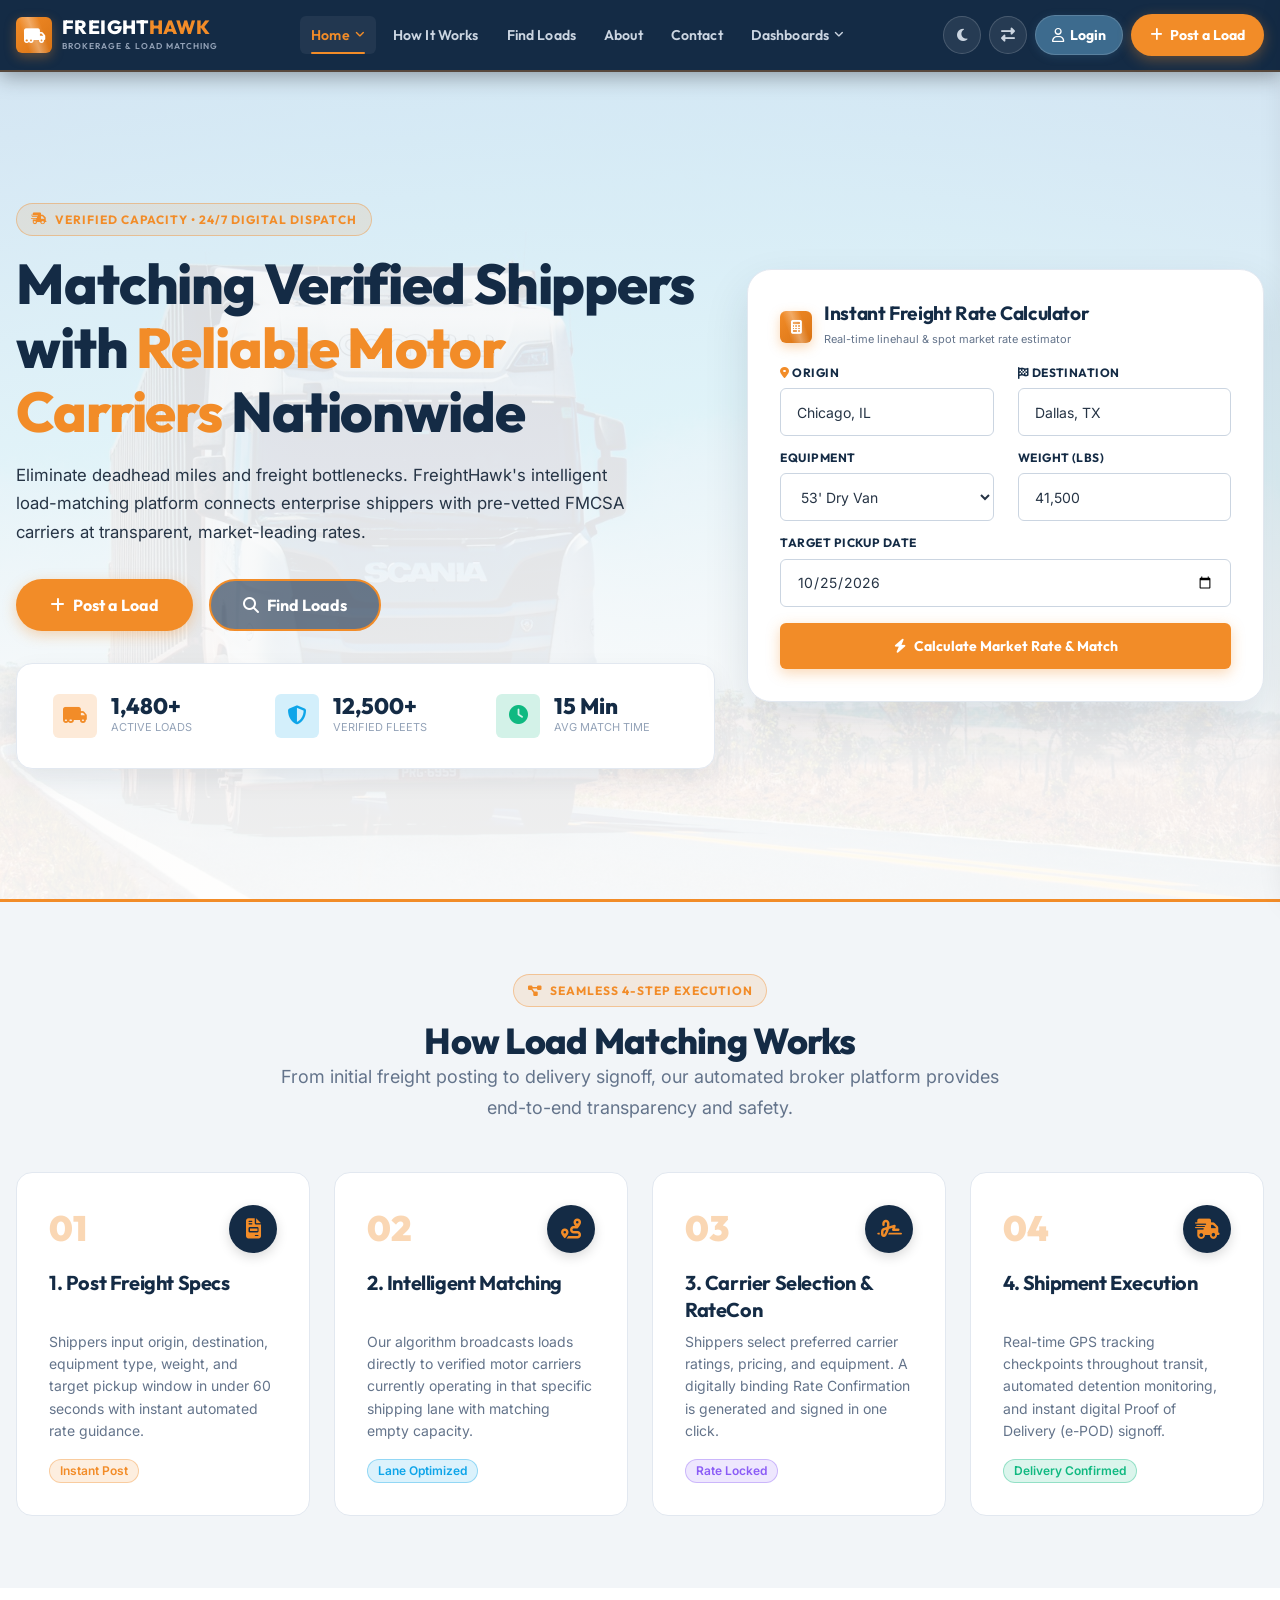
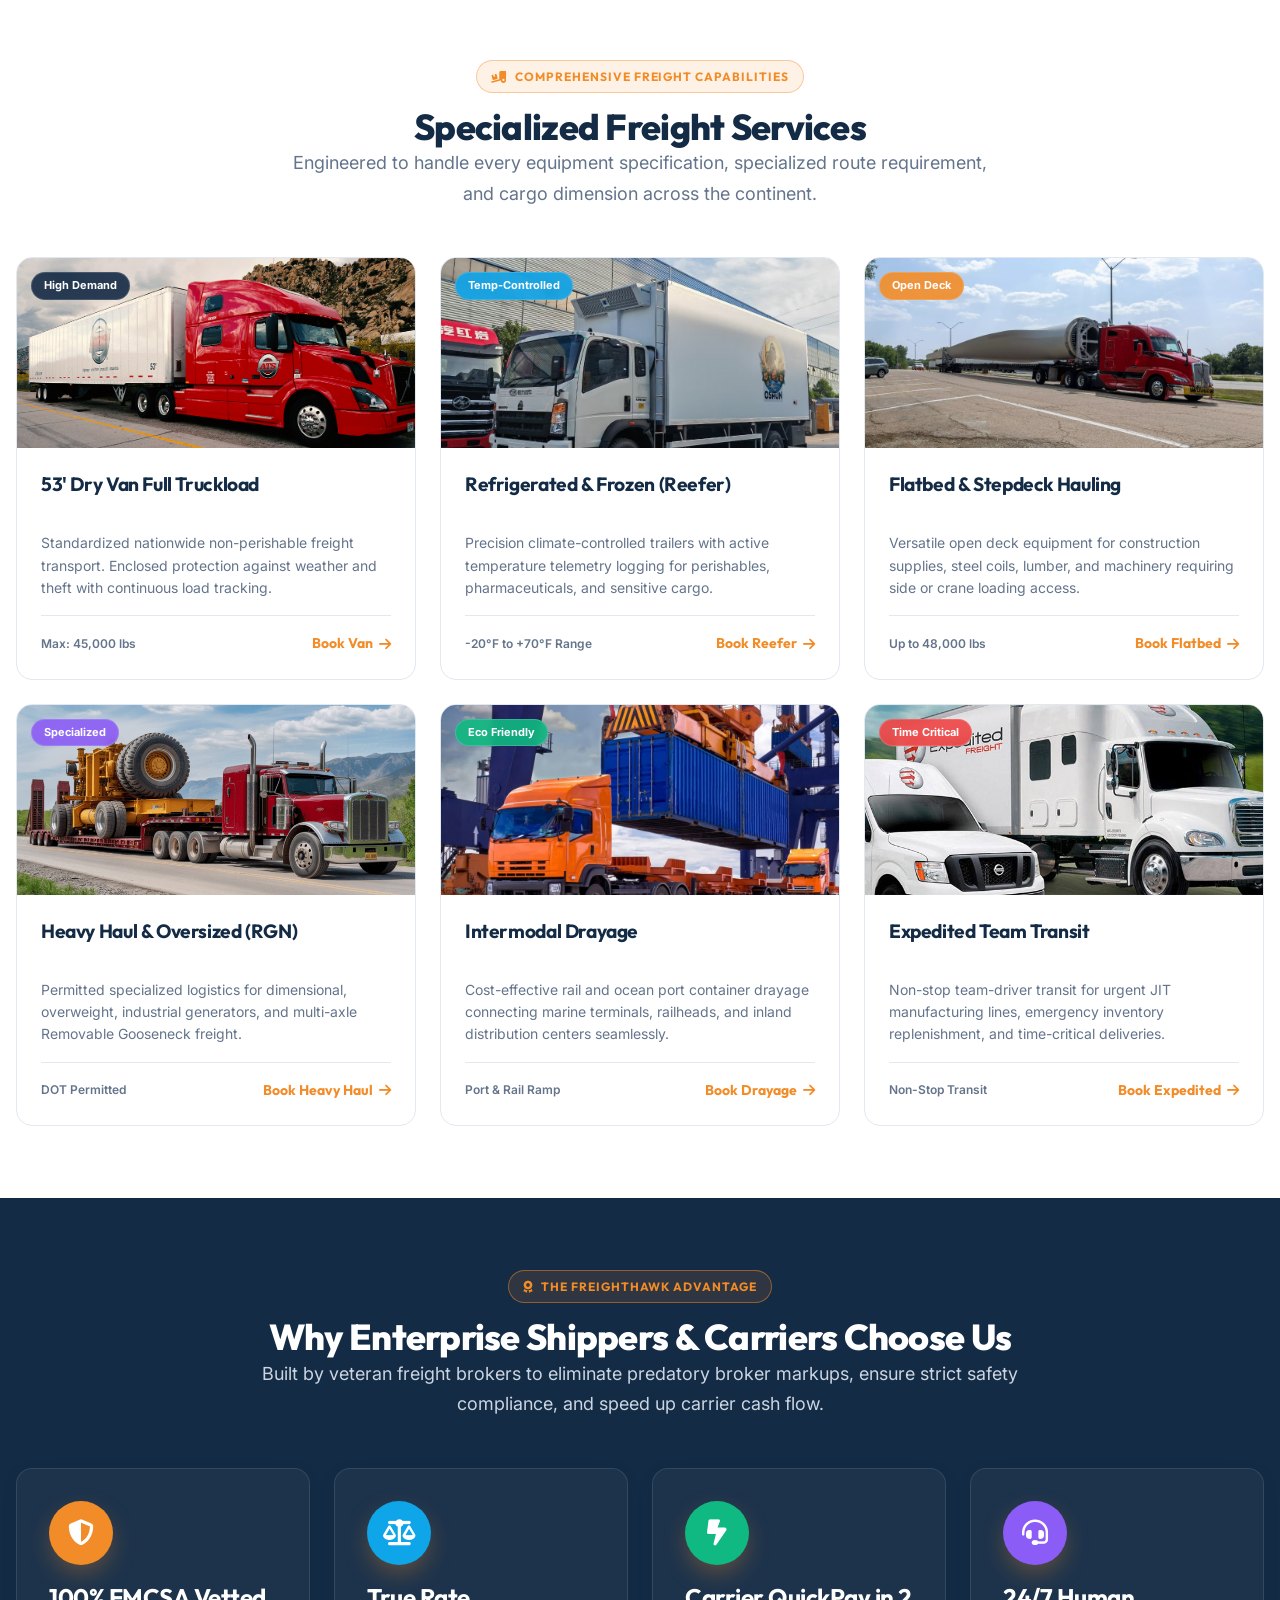
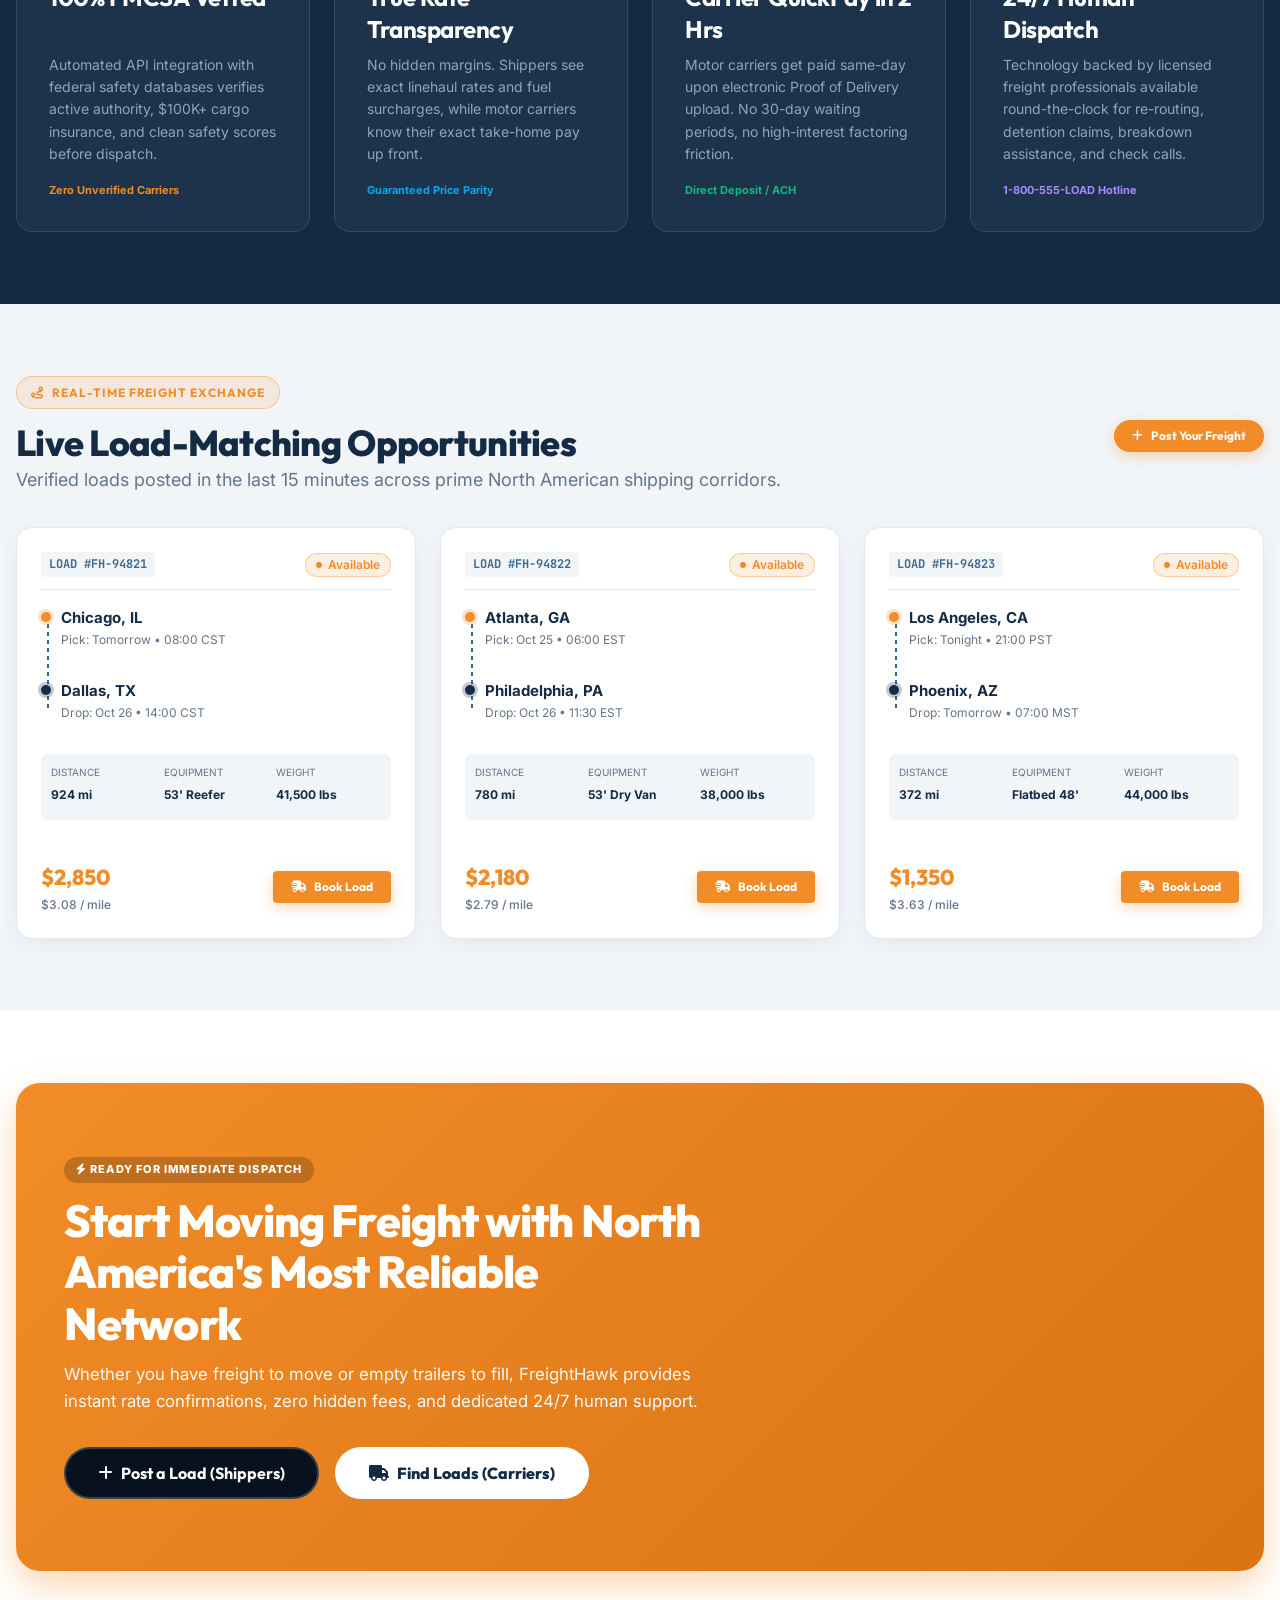
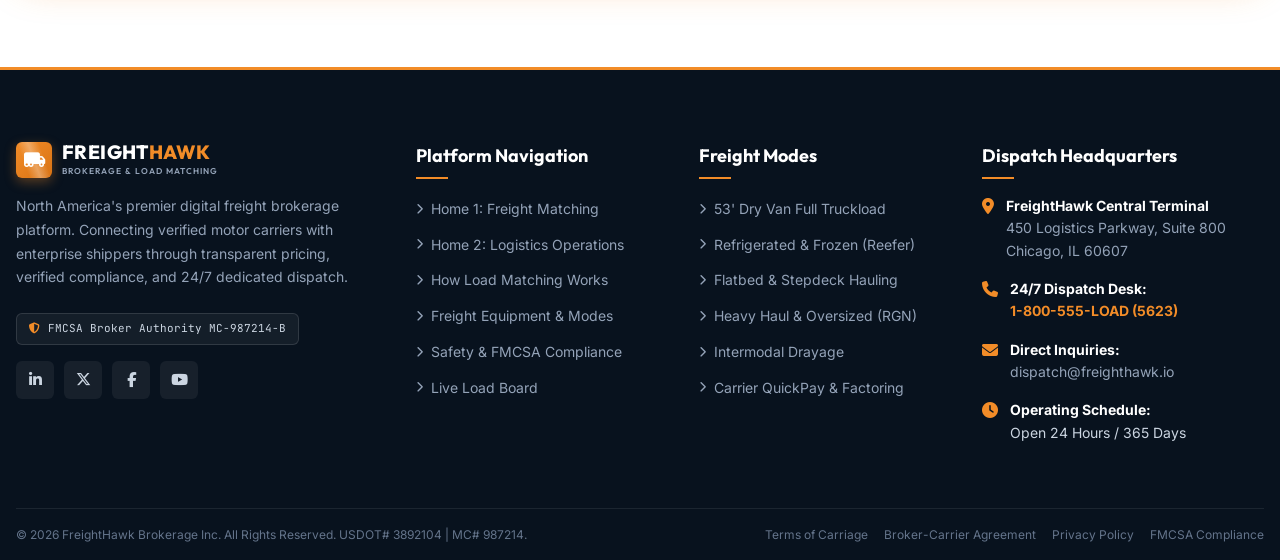
<file: index.html>
<!DOCTYPE html>
<html lang="en" data-theme="light" dir="ltr">
<head>
  <meta charset="UTF-8">
  <meta name="viewport" content="width=device-width, initial-scale=1.0">
  <title>FreightHawk — Nationwide Freight Brokerage &amp; Digital Load-Matching Platform</title>
  <meta name="description" content="Connect enterprise shippers with verified motor carriers nationwide. Fast digital load matching, FMCSA safety compliance, guaranteed capacity, and transparent freight rates.">

  <!-- FontAwesome 6 for Industrial Logistics Icons -->
  <link rel="stylesheet" href="https://cdnjs.cloudflare.com/ajax/libs/font-awesome/6.5.1/css/all.min.css" integrity="sha512-DTOQO9RWCH3ppGqcWaEA1BIZOC6xxalwEsw9c2QQeAIftl+Vegovlnee1c9QX4TctnWMn13TZye+giMm8e2LwA==" crossorigin="anonymous" referrerpolicy="no-referrer" />

  <link rel="icon" type="image/svg+xml" href="assets/images/favicon.svg">

  <!-- Foundation & Component Stylesheets inside assets/css -->
  <link rel="stylesheet" href="assets/css/foundation.css">
  <link rel="stylesheet" href="assets/css/components.css">
</head>
<body>

  <!-- ======================================================================
       PAGE PRELOADER (Global Branded Loading State)
       ====================================================================== -->
  <div id="pageLoader" class="fh-page-loader" aria-hidden="true">
    <div class="fh-loader-spinner-wrapper">
      <div class="fh-loader-ring"></div>
      <i class="fa-solid fa-truck-fast fh-loader-center-icon"></i>
    </div>
    <div class="fh-loader-brand">FREIGHT<span>HAWK</span></div>
    <div class="fh-loader-bar"><div class="fh-loader-bar-fill"></div></div>
  </div>

  <!-- ======================================================================
       MAIN NAVBAR (Shared Foundation Header)
       ====================================================================== -->
  <header class="fh-header" id="mainHeader">
    <nav class="fh-navbar" aria-label="Main Navigation">
      <!-- Brand Logo - Compact and Balanced -->
      <a href="index.html" class="fh-brand" aria-label="FreightHawk Home">
        <div class="fh-brand-icon">
          <i class="fa-solid fa-truck-moving"></i>
        </div>
        <div class="fh-brand-text">
          <div class="fh-brand-title">FREIGHT<span>HAWK</span></div>
          <div class="fh-brand-sub">Brokerage &amp; Load Matching</div>
        </div>
      </a>

      <!-- Desktop Navigation Menu (Dashboards next to Contact) -->
      <ul class="fh-nav-menu">
        <li class="fh-nav-item">
          <a href="index.html" class="fh-nav-link active">Home <i class="fa-solid fa-angle-down" style="font-size: 11px;"></i></a>
          <div class="fh-dropdown-menu">
            <a href="index.html" class="fh-dropdown-item"><strong>Home 1: Freight Matching</strong> <span class="fh-badge fh-badge-available">Current</span></a>
            <a href="home-2.html" class="fh-dropdown-item">Home 2: Logistics Operations <span class="fh-badge fh-badge-verified">Active</span></a>
          </div>
        </li>
        <li class="fh-nav-item">
          <a href="how-it-works.html" class="fh-nav-link">How It Works</a>
        </li>
        <li class="fh-nav-item">
          <a href="find-loads.html" class="fh-nav-link">Find Loads</a>
        </li>
        <li class="fh-nav-item">
          <a href="about.html" class="fh-nav-link">About</a>
        </li>
        <li class="fh-nav-item">
          <a href="contact.html" class="fh-nav-link">Contact</a>
        </li>
        <li class="fh-nav-item">
          <a href="dashboard-shipper.html" class="fh-nav-link" data-nav="dashboards">Dashboards <i class="fa-solid fa-angle-down" style="font-size: 11px;"></i></a>
          <div class="fh-dropdown-menu">
            <a href="dashboard-shipper.html" class="fh-dropdown-item"><i class="fa-solid fa-chart-line text-steel"></i> Shipper Dashboard</a>
            <a href="dashboard-carrier.html" class="fh-dropdown-item"><i class="fa-solid fa-truck text-orange"></i> Carrier Dashboard</a>
          </div>
        </li>
        <li class="fh-nav-item">
          <a href="login.html" class="fh-nav-link fh-nav-link-login"><i class="fa-regular fa-user"></i> Login</a>
        </li>
      </ul>

      <!-- Nav Actions - Theme/RTL Icons, Login (Secondary), Primary CTA, Hamburger -->
      <div class="fh-nav-actions">
        <!-- Persistent Theme Toggle (Icon Only) -->
        <button type="button" class="fh-icon-btn" data-theme-toggle title="Toggle Light/Dark Theme" aria-label="Toggle Light/Dark Theme">
          <i class="fa-solid fa-moon"></i>
        </button>

        <!-- Persistent Direction Toggle (Icon Only) -->
        <button type="button" class="fh-icon-btn" data-dir-toggle title="Toggle LTR/RTL Direction" aria-label="Toggle LTR/RTL Direction">
          <i class="fa-solid fa-right-left"></i>
        </button>

        <!-- Login Button (Secondary Pill) -->
        <a href="login.html" class="fh-btn-login">
          <i class="fa-regular fa-user"></i> Login
        </a>

        <!-- Primary CTA: Post a Load (Safety Orange) -->
        <a href="post-load.html" class="fh-nav-cta">
          <i class="fa-solid fa-plus"></i>
          <span>Post a Load</span>
        </a>

        <!-- Mobile Drawer Toggle -->
        <button type="button" class="fh-nav-toggle" aria-label="Toggle mobile menu" id="mobileMenuBtn">
          <i class="fa-solid fa-bars"></i>
        </button>
      </div>
    </nav>
  </header>

  <!-- ======================================================================
       MOBILE DRAWER NAVIGATION
       ====================================================================== -->
  <div class="fh-drawer-backdrop" id="drawerBackdrop"></div>
  <aside class="fh-mobile-drawer" id="mobileDrawer" aria-label="Mobile menu">
    <div class="fh-drawer-header">
      <div class="fh-brand">
        <div class="fh-brand-icon">
          <i class="fa-solid fa-truck-moving"></i>
        </div>
        <div class="fh-brand-title">FREIGHT<span>HAWK</span></div>
      </div>
      <button type="button" class="fh-drawer-close" aria-label="Close menu"><i class="fa-solid fa-xmark"></i></button>
    </div>

    <!-- Mobile Navigation Links (Home & Dashboards with Interactive Dropdowns) -->
    <ul class="fh-mobile-nav">
      <li class="fh-mobile-item-dropdown">
        <button type="button" class="fh-mobile-dropdown-toggle active" data-target="mobileHomeDropdown" aria-expanded="false">
          <span class="fh-mobile-dropdown-title"><i class="fa-solid fa-house"></i> Home</span>
          <i class="fa-solid fa-angle-down fh-mobile-arrow"></i>
        </button>
        <ul class="fh-mobile-subnav" id="mobileHomeDropdown">
          <li>
            <a href="index.html" class="fh-mobile-sublink active">
              <span>Home 1: Freight Matching</span>
              <span class="fh-badge fh-badge-available" style="font-size: 10px; padding: 2px 6px;">Current</span>
            </a>
          </li>
          <li>
            <a href="home-2.html" class="fh-mobile-sublink">
              <span>Home 2: Logistics Operations</span>
              <span class="fh-badge fh-badge-verified" style="font-size: 10px; padding: 2px 6px;">Active</span>
            </a>
          </li>
        </ul>
      </li>
      <li><a href="how-it-works.html" class="fh-mobile-link"><i class="fa-solid fa-diagram-project"></i> How It Works</a></li>
      <li><a href="find-loads.html" class="fh-mobile-link"><i class="fa-solid fa-route"></i> Find Loads</a></li>
      <li><a href="about.html" class="fh-mobile-link"><i class="fa-solid fa-circle-info"></i> About</a></li>
      <li><a href="contact.html" class="fh-mobile-link"><i class="fa-solid fa-phone"></i> Contact</a></li>

      <!-- Dashboards with Interactive Dropdown in Mobile Drawer -->
      <li class="fh-mobile-item-dropdown">
        <button type="button" class="fh-mobile-dropdown-toggle" id="mobileDashboardsToggle" data-target="mobileDashboardsDropdown" aria-expanded="false">
          <span class="fh-mobile-dropdown-title"><i class="fa-solid fa-chart-pie"></i> Dashboards</span>
          <i class="fa-solid fa-angle-down fh-mobile-arrow"></i>
        </button>
        <ul class="fh-mobile-subnav" id="mobileDashboardsDropdown">
          <li>
            <a href="dashboard-shipper.html" class="fh-mobile-sublink">
              <span class="fh-flex fh-items-center fh-gap-sm"><i class="fa-solid fa-chart-line text-steel"></i> Shipper Dashboard</span>
              <span class="fh-badge fh-badge-available" style="font-size: 10px; padding: 2px 6px;">Live</span>
            </a>
          </li>
          <li>
            <a href="dashboard-carrier.html" class="fh-mobile-sublink">
              <span class="fh-flex fh-items-center fh-gap-sm"><i class="fa-solid fa-truck text-orange"></i> Carrier Dashboard</span>
              <span class="fh-badge fh-badge-verified" style="font-size: 10px; padding: 2px 6px;">Live</span>
            </a>
          </li>
        </ul>
      </li>
      <li>
        <a href="login.html" class="fh-mobile-link fh-mobile-link-login">
          <i class="fa-regular fa-user"></i> Login / Client Portal
        </a>
      </li>
    </ul>

    <!-- Mobile Drawer Preferences & Controls (Housed neatly inside mobile menu) -->
    <div style="margin-top: auto; padding-top: var(--space-lg); border-top: 1px solid rgba(255,255,255,0.1);">
      <div class="fh-drawer-prefs-box">
        <span class="fh-drawer-prefs-label">Preferences:</span>
        <div class="fh-drawer-prefs-actions">
          <button type="button" class="fh-icon-btn" data-theme-toggle title="Toggle Light/Dark Theme" aria-label="Toggle Light/Dark Theme">
            <i class="fa-solid fa-moon"></i>
          </button>
          <button type="button" class="fh-icon-btn" data-dir-toggle title="Toggle LTR/RTL Direction" aria-label="Toggle LTR/RTL Direction">
            <i class="fa-solid fa-right-left"></i>
          </button>
        </div>
      </div>
      <a href="login.html" class="fh-btn-login" style="width: 100%; justify-content: center; margin-bottom: var(--space-sm);">
        <i class="fa-regular fa-user"></i> Login / Register
      </a>
      <a href="post-load.html" class="fh-nav-cta" style="width: 100%; justify-content: center;">
        <i class="fa-solid fa-plus"></i> Post a Load
      </a>
    </div>
  </aside>

  <!-- ======================================================================
       SECTION 1: HERO — FULL SCREEN HEIGHT WITH INTEGRATED RATE CALCULATOR
       ====================================================================== -->
  <section class="fh-hero-matching">
    <div class="fh-container">
      <div class="fh-hero-grid-home1">
        <!-- Left: Headline, Description & Direct Actions -->
        <div>
          <div class="fh-eyebrow-pill" style="margin-bottom: var(--space-md);">
            <i class="fa-solid fa-truck-fast"></i> Verified Capacity &bull; 24/7 Digital Dispatch
          </div>

          <h1 style="color: #FFFFFF; font-size: clamp(2.2rem, 4.5vw, 3.5rem); margin-bottom: var(--space-md); line-height: 1.15;">
            Matching Verified Shippers with <span class="text-orange">Reliable Motor Carriers</span> Nationwide
          </h1>

          <p class="lead" style="color: #CBD5E1; max-width: 620px; margin-bottom: var(--space-xl); font-size: 1.05rem;">
            Eliminate deadhead miles and freight bottlenecks. FreightHawk's intelligent load-matching platform connects enterprise shippers with pre-vetted FMCSA carriers at transparent, market-leading rates.
          </p>

          <!-- Dual Separate CTAs -->
          <div class="fh-flex fh-gap-md" style="flex-wrap: wrap;">
            <a href="#post-load" class="fh-btn fh-btn-primary fh-btn-lg fh-btn-pill" data-open-modal="postLoadModal">
              <i class="fa-solid fa-plus"></i> Post a Load
            </a>
            <a href="#load-board" class="fh-btn fh-btn-outline-orange fh-btn-lg fh-btn-pill" style="background: rgba(20, 43, 69, 0.6); color: #FFFFFF; border-color: var(--color-safety-orange);">
              <i class="fa-solid fa-magnifying-glass"></i> Find Loads
            </a>
          </div>

          <!-- Reference-style Hero Stats Bar -->
          <div class="fh-hero-stats-bar">
            <div class="fh-hero-stat-item">
              <div class="fh-hero-stat-icon">
                <i class="fa-solid fa-truck-moving"></i>
              </div>
              <div>
                <div style="font-family: var(--font-heading); font-size: 1.4rem; font-weight: 800; color: #FFFFFF; line-height: 1;">1,480+</div>
                <div style="font-size: 11px; color: #94A3B8; text-transform: uppercase; margin-top: 2px;">Active Loads</div>
              </div>
            </div>

            <div class="fh-hero-stat-item">
              <div class="fh-hero-stat-icon" style="background: rgba(14, 165, 233, 0.18); color: #0EA5E9;">
                <i class="fa-solid fa-shield-halved"></i>
              </div>
              <div>
                <div style="font-family: var(--font-heading); font-size: 1.4rem; font-weight: 800; color: #FFFFFF; line-height: 1;">12,500+</div>
                <div style="font-size: 11px; color: #94A3B8; text-transform: uppercase; margin-top: 2px;">Verified Fleets</div>
              </div>
            </div>

            <div class="fh-hero-stat-item">
              <div class="fh-hero-stat-icon" style="background: rgba(16, 185, 129, 0.18); color: #10B981;">
                <i class="fa-solid fa-clock"></i>
              </div>
              <div>
                <div style="font-family: var(--font-heading); font-size: 1.4rem; font-weight: 800; color: #FFFFFF; line-height: 1;">15 Min</div>
                <div style="font-size: 11px; color: #94A3B8; text-transform: uppercase; margin-top: 2px;">Avg Match Time</div>
              </div>
            </div>
          </div>
        </div>

        <!-- Right: Interactive Rate Calculator Form (Different Layout from Home 2) -->
        <div>
          <div class="fh-hero-calc-card">
            <div class="fh-flex fh-items-center fh-gap-sm" style="margin-bottom: var(--space-sm);">
              <div class="fh-brand-icon" style="width: 32px; height: 32px; font-size: 14px;">
                <i class="fa-solid fa-calculator"></i>
              </div>
              <div>
                <h3 style="color: #FFFFFF; font-size: 1.2rem; margin: 0;">Instant Freight Rate Calculator</h3>
                <span style="font-size: 11px; color: #94A3B8;">Real-time linehaul &amp; spot market rate estimator</span>
              </div>
            </div>

            <form onsubmit="event.preventDefault(); const rate = Math.floor(1800 + Math.random()*1600); document.getElementById('calcResult').style.display='block'; document.getElementById('calcRateVal').textContent='$' + rate.toLocaleString(); document.getElementById('calcPerMile').textContent='$' + (rate/750).toFixed(2) + ' / mi';">
              <div class="fh-grid fh-grid-2" style="margin-bottom: var(--space-sm);">
                <div class="fh-form-group" style="margin-bottom: 0;">
                  <label class="fh-label" style="color: #CBD5E1;"><i class="fa-solid fa-location-dot text-orange"></i> Origin</label>
                  <input type="text" class="fh-input" placeholder="City, State" required value="Chicago, IL">
                </div>
                <div class="fh-form-group" style="margin-bottom: 0;">
                  <label class="fh-label" style="color: #CBD5E1;"><i class="fa-solid fa-flag-checkered text-navy"></i> Destination</label>
                  <input type="text" class="fh-input" placeholder="City, State" required value="Dallas, TX">
                </div>
              </div>

              <div class="fh-grid fh-grid-2" style="margin-bottom: var(--space-sm);">
                <div class="fh-form-group" style="margin-bottom: 0;">
                  <label class="fh-label" style="color: #CBD5E1;">Equipment</label>
                  <select class="fh-select">
                    <option value="dry-van">53' Dry Van</option>
                    <option value="reefer">53' Reefer</option>
                    <option value="flatbed">Flatbed 48'</option>
                    <option value="stepdeck">Stepdeck / RGN</option>
                  </select>
                </div>
                <div class="fh-form-group" style="margin-bottom: 0;">
                  <label class="fh-label" style="color: #CBD5E1;">Weight (lbs)</label>
                  <input type="text" class="fh-input" placeholder="e.g. 42,000" required value="41,500">
                </div>
              </div>

              <div class="fh-form-group" style="margin-bottom: var(--space-md);">
                <label class="fh-label" style="color: #CBD5E1;">Target Pickup Date</label>
                <input type="date" class="fh-input" value="2026-10-25" required>
              </div>

              <button type="submit" class="fh-btn fh-btn-primary" style="width: 100%; height: 46px;">
                <i class="fa-solid fa-bolt"></i> Calculate Market Rate &amp; Match
              </button>
            </form>

            <!-- Dynamic Calculation Output Box -->
            <div id="calcResult" style="display: none; margin-top: var(--space-md); padding: 12px; background: rgba(20, 43, 69, 0.8); border: 1px solid var(--color-safety-orange); border-radius: var(--radius-sm);">
              <div class="fh-flex fh-justify-between fh-items-center">
                <div>
                  <div style="font-size: 11px; color: #94A3B8; text-transform: uppercase;">Estimated Market Rate:</div>
                  <div id="calcRateVal" style="font-size: 1.5rem; font-weight: 800; color: var(--color-safety-orange); font-family: var(--font-heading);">$2,850</div>
                </div>
                <div class="text-right">
                  <div id="calcPerMile" style="font-size: 12px; color: #38BDF8; font-family: var(--font-mono); font-weight: 700;">$3.08 / mi</div>
                  <button type="button" class="fh-btn fh-btn-sm fh-btn-secondary" data-open-modal="postLoadModal" style="margin-top: 4px;">Book Now</button>
                </div>
              </div>
            </div>
          </div>
        </div>
      </div>
    </div>
  </section>

  <!-- ======================================================================
       SECTION 2: HOW LOAD MATCHING WORKS (4-Step Process)
       ====================================================================== -->
  <section class="fh-section fh-section-secondary" id="how-it-works">
    <div class="fh-container">
      <div class="text-center" style="max-width: 720px; margin-inline: auto; margin-bottom: var(--space-2xl);">
        <div class="fh-eyebrow-pill">
          <i class="fa-solid fa-diagram-project"></i> Seamless 4-Step Execution
        </div>
        <h2>How Load Matching Works</h2>
        <p class="lead">From initial freight posting to delivery signoff, our automated broker platform provides end-to-end transparency and safety.</p>
      </div>

      <div class="fh-grid fh-grid-4">
        <!-- Step 1 -->
        <div class="fh-process-card">
          <div class="fh-process-header">
            <div class="fh-process-num">01</div>
            <div class="fh-process-icon">
              <i class="fa-solid fa-file-invoice"></i>
            </div>
          </div>
          <h3 class="fh-card-title">1. Post Freight Specs</h3>
          <p class="fh-card-desc">
            Shippers input origin, destination, equipment type, weight, and target pickup window in under 60 seconds with instant automated rate guidance.
          </p>
          <span class="fh-badge fh-badge-available" style="align-self: flex-start;">Instant Post</span>
        </div>

        <!-- Step 2 -->
        <div class="fh-process-card">
          <div class="fh-process-header">
            <div class="fh-process-num">02</div>
            <div class="fh-process-icon">
              <i class="fa-solid fa-route"></i>
            </div>
          </div>
          <h3 class="fh-card-title">2. Intelligent Matching</h3>
          <p class="fh-card-desc">
            Our algorithm broadcasts loads directly to verified motor carriers currently operating in that specific shipping lane with matching empty capacity.
          </p>
          <span class="fh-badge fh-badge-verified" style="align-self: flex-start;">Lane Optimized</span>
        </div>

        <!-- Step 3 -->
        <div class="fh-process-card">
          <div class="fh-process-header">
            <div class="fh-process-num">03</div>
            <div class="fh-process-icon">
              <i class="fa-solid fa-signature"></i>
            </div>
          </div>
          <h3 class="fh-card-title">3. Carrier Selection &amp; RateCon</h3>
          <p class="fh-card-desc">
            Shippers select preferred carrier ratings, pricing, and equipment. A digitally binding Rate Confirmation is generated and signed in one click.
          </p>
          <span class="fh-badge fh-badge-booked" style="align-self: flex-start;">Rate Locked</span>
        </div>

        <!-- Step 4 -->
        <div class="fh-process-card">
          <div class="fh-process-header">
            <div class="fh-process-num">04</div>
            <div class="fh-process-icon">
              <i class="fa-solid fa-truck-fast"></i>
            </div>
          </div>
          <h3 class="fh-card-title">4. Shipment Execution</h3>
          <p class="fh-card-desc">
            Real-time GPS tracking checkpoints throughout transit, automated detention monitoring, and instant digital Proof of Delivery (e-POD) signoff.
          </p>
          <span class="fh-badge fh-badge-delivered" style="align-self: flex-start;">Delivery Confirmed</span>
        </div>
      </div>
    </div>
  </section>

  <!-- ======================================================================
       SECTION 3: FREIGHT SERVICES (Image-led Cards with Local Images)
       ====================================================================== -->
  <section class="fh-section" id="services">
    <div class="fh-container">
      <div class="text-center" style="max-width: 720px; margin-inline: auto; margin-bottom: var(--space-2xl);">
        <div class="fh-eyebrow-pill">
          <i class="fa-solid fa-truck-ramp-box"></i> Comprehensive Freight Capabilities
        </div>
        <h2>Specialized Freight Services</h2>
        <p class="lead">Engineered to handle every equipment specification, specialized route requirement, and cargo dimension across the continent.</p>
      </div>

      <div class="fh-grid fh-grid-3">
        <!-- Service 1: Dry Van -->
        <div class="fh-service-img-card">
          <div class="fh-service-img-wrapper">
            <img src="assets/images/service-dry-van.png" alt="53 Foot Dry Van Truckload Freight" loading="lazy">
            <span class="fh-service-tag">High Demand</span>
          </div>
          <div class="fh-service-body">
            <h3 class="fh-card-title">53' Dry Van Full Truckload</h3>
            <p class="fh-card-desc">
              Standardized nationwide non-perishable freight transport. Enclosed protection against weather and theft with continuous load tracking.
            </p>
            <div class="fh-flex fh-justify-between fh-items-center" style="margin-top: auto; padding-top: var(--space-md); border-top: 1px solid var(--border-subtle);">
              <span style="font-size: var(--text-xs); color: var(--text-muted); font-weight: 600;">Max: 45,000 lbs</span>
              <a href="#post-load" class="fh-card-link" data-open-modal="postLoadModal">Book Van <i class="fa-solid fa-arrow-right flip-rtl"></i></a>
            </div>
          </div>
        </div>

        <!-- Service 2: Reefer -->
        <div class="fh-service-img-card">
          <div class="fh-service-img-wrapper">
            <img src="assets/images/service-reefer.jpg" alt="Temperature Controlled Refrigerated Reefer Freight" loading="lazy">
            <span class="fh-service-tag" style="background: rgba(14, 165, 233, 0.9);">Temp-Controlled</span>
          </div>
          <div class="fh-service-body">
            <h3 class="fh-card-title">Refrigerated &amp; Frozen (Reefer)</h3>
            <p class="fh-card-desc">
              Precision climate-controlled trailers with active temperature telemetry logging for perishables, pharmaceuticals, and sensitive cargo.
            </p>
            <div class="fh-flex fh-justify-between fh-items-center" style="margin-top: auto; padding-top: var(--space-md); border-top: 1px solid var(--border-subtle);">
              <span style="font-size: var(--text-xs); color: var(--text-muted); font-weight: 600;">-20&deg;F to +70&deg;F Range</span>
              <a href="#post-load" class="fh-card-link" data-open-modal="postLoadModal">Book Reefer <i class="fa-solid fa-arrow-right flip-rtl"></i></a>
            </div>
          </div>
        </div>

        <!-- Service 3: Flatbed -->
        <div class="fh-service-img-card">
          <div class="fh-service-img-wrapper">
            <img src="assets/images/service-flatbed.jpg" alt="Flatbed and Stepdeck Open Deck Freight" loading="lazy">
            <span class="fh-service-tag" style="background: rgba(242, 140, 40, 0.9);">Open Deck</span>
          </div>
          <div class="fh-service-body">
            <h3 class="fh-card-title">Flatbed &amp; Stepdeck Hauling</h3>
            <p class="fh-card-desc">
              Versatile open deck equipment for construction supplies, steel coils, lumber, and machinery requiring side or crane loading access.
            </p>
            <div class="fh-flex fh-justify-between fh-items-center" style="margin-top: auto; padding-top: var(--space-md); border-top: 1px solid var(--border-subtle);">
              <span style="font-size: var(--text-xs); color: var(--text-muted); font-weight: 600;">Up to 48,000 lbs</span>
              <a href="#post-load" class="fh-card-link" data-open-modal="postLoadModal">Book Flatbed <i class="fa-solid fa-arrow-right flip-rtl"></i></a>
            </div>
          </div>
        </div>

        <!-- Service 4: Heavy Haul -->
        <div class="fh-service-img-card">
          <div class="fh-service-img-wrapper">
            <img src="assets/images/service-heavy-haul.png" alt="Heavy Haul Oversized Specialized Logistics" loading="lazy">
            <span class="fh-service-tag" style="background: rgba(139, 92, 246, 0.9);">Specialized</span>
          </div>
          <div class="fh-service-body">
            <h3 class="fh-card-title">Heavy Haul &amp; Oversized (RGN)</h3>
            <p class="fh-card-desc">
              Permitted specialized logistics for dimensional, overweight, industrial generators, and multi-axle Removable Gooseneck freight.
            </p>
            <div class="fh-flex fh-justify-between fh-items-center" style="margin-top: auto; padding-top: var(--space-md); border-top: 1px solid var(--border-subtle);">
              <span style="font-size: var(--text-xs); color: var(--text-muted); font-weight: 600;">DOT Permitted</span>
              <a href="#post-load" class="fh-card-link" data-open-modal="postLoadModal">Book Heavy Haul <i class="fa-solid fa-arrow-right flip-rtl"></i></a>
            </div>
          </div>
        </div>

        <!-- Service 5: Intermodal -->
        <div class="fh-service-img-card">
          <div class="fh-service-img-wrapper">
            <img src="assets/images/service-intermodal.jpg" alt="Intermodal Drayage and Container Freight" loading="lazy">
            <span class="fh-service-tag" style="background: rgba(16, 185, 129, 0.9);">Eco Friendly</span>
          </div>
          <div class="fh-service-body">
            <h3 class="fh-card-title">Intermodal Drayage</h3>
            <p class="fh-card-desc">
              Cost-effective rail and ocean port container drayage connecting marine terminals, railheads, and inland distribution centers seamlessly.
            </p>
            <div class="fh-flex fh-justify-between fh-items-center" style="margin-top: auto; padding-top: var(--space-md); border-top: 1px solid var(--border-subtle);">
              <span style="font-size: var(--text-xs); color: var(--text-muted); font-weight: 600;">Port &amp; Rail Ramp</span>
              <a href="#post-load" class="fh-card-link" data-open-modal="postLoadModal">Book Drayage <i class="fa-solid fa-arrow-right flip-rtl"></i></a>
            </div>
          </div>
        </div>

        <!-- Service 6: Expedited -->
        <div class="fh-service-img-card">
          <div class="fh-service-img-wrapper">
            <img src="assets/images/service-expedited.png" alt="Expedited Team Driver Cargo Transport" loading="lazy">
            <span class="fh-service-tag" style="background: rgba(239, 68, 68, 0.9);">Time Critical</span>
          </div>
          <div class="fh-service-body">
            <h3 class="fh-card-title">Expedited Team Transit</h3>
            <p class="fh-card-desc">
              Non-stop team-driver transit for urgent JIT manufacturing lines, emergency inventory replenishment, and time-critical deliveries.
            </p>
            <div class="fh-flex fh-justify-between fh-items-center" style="margin-top: auto; padding-top: var(--space-md); border-top: 1px solid var(--border-subtle);">
              <span style="font-size: var(--text-xs); color: var(--text-muted); font-weight: 600;">Non-Stop Transit</span>
              <a href="#post-load" class="fh-card-link" data-open-modal="postLoadModal">Book Expedited <i class="fa-solid fa-arrow-right flip-rtl"></i></a>
            </div>
          </div>
        </div>
      </div>
    </div>
  </section>

  <!-- ======================================================================
       SECTION 4: WHY USE THE PLATFORM (Practical Benefits)
       ====================================================================== -->
  <section class="fh-section fh-section-navy" id="why-us">
    <div class="fh-container">
      <div class="text-center" style="max-width: 760px; margin-inline: auto; margin-bottom: var(--space-2xl);">
        <div class="fh-eyebrow-pill" style="border-color: rgba(242, 140, 40, 0.5);">
          <i class="fa-solid fa-award"></i> The FreightHawk Advantage
        </div>
        <h2 style="color: #FFFFFF;">Why Enterprise Shippers &amp; Carriers Choose Us</h2>
        <p class="lead" style="color: #CBD5E1;">Built by veteran freight brokers to eliminate predatory broker markups, ensure strict safety compliance, and speed up carrier cash flow.</p>
      </div>

      <div class="fh-grid fh-grid-4">
        <!-- Benefit 1 -->
        <div class="fh-card" style="background: rgba(255, 255, 255, 0.04); border-color: rgba(255, 255, 255, 0.1);">
          <div class="fh-card-icon-wrapper" style="margin-bottom: var(--space-md);">
            <i class="fa-solid fa-shield-halved"></i>
          </div>
          <h3 class="fh-card-title" style="color: #FFFFFF;">100% FMCSA Vetted</h3>
          <p class="fh-card-desc" style="color: #94A3B8;">
            Automated API integration with federal safety databases verifies active authority, $100K+ cargo insurance, and clean safety scores before dispatch.
          </p>
          <div style="font-size: 11px; color: var(--color-safety-orange); font-weight: 700;">Zero Unverified Carriers</div>
        </div>

        <!-- Benefit 2 -->
        <div class="fh-card" style="background: rgba(255, 255, 255, 0.04); border-color: rgba(255, 255, 255, 0.1);">
          <div class="fh-card-icon-wrapper" style="background: #0EA5E9; margin-bottom: var(--space-md);">
            <i class="fa-solid fa-scale-balanced"></i>
          </div>
          <h3 class="fh-card-title" style="color: #FFFFFF;">True Rate Transparency</h3>
          <p class="fh-card-desc" style="color: #94A3B8;">
            No hidden margins. Shippers see exact linehaul rates and fuel surcharges, while motor carriers know their exact take-home pay up front.
          </p>
          <div style="font-size: 11px; color: #0EA5E9; font-weight: 700;">Guaranteed Price Parity</div>
        </div>

        <!-- Benefit 3 -->
        <div class="fh-card" style="background: rgba(255, 255, 255, 0.04); border-color: rgba(255, 255, 255, 0.1);">
          <div class="fh-card-icon-wrapper" style="background: #10B981; margin-bottom: var(--space-md);">
            <i class="fa-solid fa-bolt-lightning"></i>
          </div>
          <h3 class="fh-card-title" style="color: #FFFFFF;">Carrier QuickPay in 2 Hrs</h3>
          <p class="fh-card-desc" style="color: #94A3B8;">
            Motor carriers get paid same-day upon electronic Proof of Delivery upload. No 30-day waiting periods, no high-interest factoring friction.
          </p>
          <div style="font-size: 11px; color: #10B981; font-weight: 700;">Direct Deposit / ACH</div>
        </div>

        <!-- Benefit 4 -->
        <div class="fh-card" style="background: rgba(255, 255, 255, 0.04); border-color: rgba(255, 255, 255, 0.1);">
          <div class="fh-card-icon-wrapper" style="background: #8B5CF6; margin-bottom: var(--space-md);">
            <i class="fa-solid fa-headset"></i>
          </div>
          <h3 class="fh-card-title" style="color: #FFFFFF;">24/7 Human Dispatch</h3>
          <p class="fh-card-desc" style="color: #94A3B8;">
            Technology backed by licensed freight professionals available round-the-clock for re-routing, detention claims, breakdown assistance, and check calls.
          </p>
          <div style="font-size: 11px; color: #A78BFA; font-weight: 700;">1-800-555-LOAD Hotline</div>
        </div>
      </div>
    </div>
  </section>

  <!-- ======================================================================
       SECTION 5: LOAD MATCHING PROCESS (Visual Route-based Showcase)
       ====================================================================== -->
  <section class="fh-section fh-section-secondary" id="load-board">
    <div class="fh-container">
      <div class="fh-flex fh-justify-between fh-items-center" style="flex-wrap: wrap; gap: var(--space-md); margin-bottom: var(--space-xl);">
        <div>
          <div class="fh-eyebrow-pill">
            <i class="fa-solid fa-route"></i> Real-time Freight Exchange
          </div>
          <h2>Live Load-Matching Opportunities</h2>
          <p class="lead" style="margin-bottom: 0;">Verified loads posted in the last 15 minutes across prime North American shipping corridors.</p>
        </div>
        <div class="fh-flex fh-gap-sm">
          <a href="#post-load" class="fh-btn fh-btn-primary fh-btn-sm fh-btn-pill" data-open-modal="postLoadModal">
            <i class="fa-solid fa-plus"></i> Post Your Freight
          </a>
        </div>
      </div>

      <!-- Real Route Load Cards Grid -->
      <div class="fh-grid fh-grid-3">
        <!-- Load 1: Chicago -> Dallas -->
        <div class="fh-load-card">
          <div class="fh-load-header">
            <span class="fh-load-id">LOAD #FH-94821</span>
            <span class="fh-badge fh-badge-available"><span class="fh-badge-dot"></span> Available</span>
          </div>

          <div class="fh-route-container">
            <div class="fh-route-point">
              <div class="fh-route-city">Chicago, IL</div>
              <div class="fh-route-date">Pick: Tomorrow &bull; 08:00 CST</div>
            </div>
            <div class="fh-route-point destination">
              <div class="fh-route-city">Dallas, TX</div>
              <div class="fh-route-date">Drop: Oct 26 &bull; 14:00 CST</div>
            </div>
          </div>

          <div class="fh-load-specs">
            <div class="fh-spec-item">
              <span class="fh-spec-label">Distance</span>
              <span class="fh-spec-value">924 mi</span>
            </div>
            <div class="fh-spec-item">
              <span class="fh-spec-label">Equipment</span>
              <span class="fh-spec-value">53' Reefer</span>
            </div>
            <div class="fh-spec-item">
              <span class="fh-spec-label">Weight</span>
              <span class="fh-spec-value">41,500 lbs</span>
            </div>
          </div>

          <div class="fh-load-footer">
            <div>
              <div class="fh-rate-value">$2,850</div>
              <div class="fh-rate-permile">$3.08 / mile</div>
            </div>
            <button type="button" class="fh-btn fh-btn-primary fh-btn-sm" data-open-modal="postLoadModal">
              <i class="fa-solid fa-truck-fast"></i> Book Load
            </button>
          </div>
        </div>

        <!-- Load 2: Atlanta -> Philadelphia -->
        <div class="fh-load-card">
          <div class="fh-load-header">
            <span class="fh-load-id">LOAD #FH-94822</span>
            <span class="fh-badge fh-badge-available"><span class="fh-badge-dot"></span> Available</span>
          </div>

          <div class="fh-route-container">
            <div class="fh-route-point">
              <div class="fh-route-city">Atlanta, GA</div>
              <div class="fh-route-date">Pick: Oct 25 &bull; 06:00 EST</div>
            </div>
            <div class="fh-route-point destination">
              <div class="fh-route-city">Philadelphia, PA</div>
              <div class="fh-route-date">Drop: Oct 26 &bull; 11:30 EST</div>
            </div>
          </div>

          <div class="fh-load-specs">
            <div class="fh-spec-item">
              <span class="fh-spec-label">Distance</span>
              <span class="fh-spec-value">780 mi</span>
            </div>
            <div class="fh-spec-item">
              <span class="fh-spec-label">Equipment</span>
              <span class="fh-spec-value">53' Dry Van</span>
            </div>
            <div class="fh-spec-item">
              <span class="fh-spec-label">Weight</span>
              <span class="fh-spec-value">38,000 lbs</span>
            </div>
          </div>

          <div class="fh-load-footer">
            <div>
              <div class="fh-rate-value">$2,180</div>
              <div class="fh-rate-permile">$2.79 / mile</div>
            </div>
            <button type="button" class="fh-btn fh-btn-primary fh-btn-sm" data-open-modal="postLoadModal">
              <i class="fa-solid fa-truck-fast"></i> Book Load
            </button>
          </div>
        </div>

        <!-- Load 3: Los Angeles -> Phoenix -->
        <div class="fh-load-card">
          <div class="fh-load-header">
            <span class="fh-load-id">LOAD #FH-94823</span>
            <span class="fh-badge fh-badge-available"><span class="fh-badge-dot"></span> Available</span>
          </div>

          <div class="fh-route-container">
            <div class="fh-route-point">
              <div class="fh-route-city">Los Angeles, CA</div>
              <div class="fh-route-date">Pick: Tonight &bull; 21:00 PST</div>
            </div>
            <div class="fh-route-point destination">
              <div class="fh-route-city">Phoenix, AZ</div>
              <div class="fh-route-date">Drop: Tomorrow &bull; 07:00 MST</div>
            </div>
          </div>

          <div class="fh-load-specs">
            <div class="fh-spec-item">
              <span class="fh-spec-label">Distance</span>
              <span class="fh-spec-value">372 mi</span>
            </div>
            <div class="fh-spec-item">
              <span class="fh-spec-label">Equipment</span>
              <span class="fh-spec-value">Flatbed 48'</span>
            </div>
            <div class="fh-spec-item">
              <span class="fh-spec-label">Weight</span>
              <span class="fh-spec-value">44,000 lbs</span>
            </div>
          </div>

          <div class="fh-load-footer">
            <div>
              <div class="fh-rate-value">$1,350</div>
              <div class="fh-rate-permile">$3.63 / mile</div>
            </div>
            <button type="button" class="fh-btn fh-btn-primary fh-btn-sm" data-open-modal="postLoadModal">
              <i class="fa-solid fa-truck-fast"></i> Book Load
            </button>
          </div>
        </div>
      </div>
    </div>
  </section>

  <!-- ======================================================================
       SECTION 6: FINAL CTA (Full-Width High-Impact Safety Orange Banner)
       ====================================================================== -->
  <section class="fh-section" id="contact" style="padding-bottom: var(--space-4xl);">
    <div class="fh-container">
      <div class="fh-cta-banner-orange">
        <div style="max-width: 650px;">
          <div style="font-size: 11px; text-transform: uppercase; letter-spacing: 0.1em; font-weight: 800; background: rgba(0, 0, 0, 0.2); padding: 4px 12px; border-radius: var(--radius-pill); display: inline-block; margin-bottom: var(--space-sm);">
            <i class="fa-solid fa-bolt"></i> Ready for Immediate Dispatch
          </div>
          <h2 style="font-size: clamp(1.8rem, 4vw, 2.8rem); line-height: 1.15; margin-bottom: var(--space-sm);">
            Start Moving Freight with North America's Most Reliable Network
          </h2>
          <p style="font-size: 1.05rem; opacity: 0.95; margin-bottom: 0;">
            Whether you have freight to move or empty trailers to fill, FreightHawk provides instant rate confirmations, zero hidden fees, and dedicated 24/7 human support.
          </p>
        </div>

        <div class="fh-flex fh-gap-md" style="flex-wrap: wrap;">
          <a href="#post-load" class="fh-btn fh-btn-navy fh-btn-lg fh-btn-pill" data-open-modal="postLoadModal" style="background: var(--color-deep-navy-darker); border-color: rgba(255, 255, 255, 0.2);">
            <i class="fa-solid fa-plus"></i> Post a Load (Shippers)
          </a>
          <a href="home-2.html#lanes" class="fh-btn fh-btn-lg fh-btn-pill" style="background: #FFFFFF; color: var(--color-deep-navy); font-weight: 800;">
            <i class="fa-solid fa-truck"></i> Find Loads (Carriers)
          </a>
        </div>
      </div>
    </div>
  </section>

  <!-- ======================================================================
       FOOTER (4-Column Layout Aligned with Reference)
       ====================================================================== -->
  <footer class="fh-footer">
    <div class="fh-container">
      <div class="fh-footer-grid">
        <!-- Col 1: Platform Brand & Compliance -->
        <div>
          <a href="index.html" class="fh-brand" style="font-size: 1.3rem;">
            <div class="fh-brand-icon">
              <i class="fa-solid fa-truck-moving"></i>
            </div>
            <div class="fh-brand-text">
              <div class="fh-brand-title">FREIGHT<span>HAWK</span></div>
              <div class="fh-brand-sub">Brokerage &amp; Load Matching</div>
            </div>
          </a>
          <p class="fh-footer-brand-desc">
            North America's premier digital freight brokerage platform. Connecting verified motor carriers with enterprise shippers through transparent pricing, verified compliance, and 24/7 dedicated dispatch.
          </p>
          <div class="fh-fmcsa-badge">
            <i class="fa-solid fa-shield-halved"></i>
            <span>FMCSA Broker Authority MC-987214-B</span>
          </div>
          <div class="fh-social-links">
            <a href="#linkedin" class="fh-social-btn" aria-label="LinkedIn"><i class="fa-brands fa-linkedin-in"></i></a>
            <a href="#twitter" class="fh-social-btn" aria-label="Twitter / X"><i class="fa-brands fa-x-twitter"></i></a>
            <a href="#facebook" class="fh-social-btn" aria-label="Facebook"><i class="fa-brands fa-facebook-f"></i></a>
            <a href="#youtube" class="fh-social-btn" aria-label="YouTube"><i class="fa-brands fa-youtube"></i></a>
          </div>
        </div>

        <!-- Col 2: Quick Links -->
        <div>
          <div class="fh-footer-title">Platform Navigation</div>
          <ul class="fh-footer-links">
            <li><a href="index.html" class="fh-footer-link"><i class="fa-solid fa-chevron-right flip-rtl" style="font-size: 11px;"></i> Home 1: Freight Matching</a></li>
            <li><a href="home-2.html" class="fh-footer-link"><i class="fa-solid fa-chevron-right flip-rtl" style="font-size: 11px;"></i> Home 2: Logistics Operations</a></li>
            <li><a href="#how-it-works" class="fh-footer-link"><i class="fa-solid fa-chevron-right flip-rtl" style="font-size: 11px;"></i> How Load Matching Works</a></li>
            <li><a href="#services" class="fh-footer-link"><i class="fa-solid fa-chevron-right flip-rtl" style="font-size: 11px;"></i> Freight Equipment &amp; Modes</a></li>
            <li><a href="#why-us" class="fh-footer-link"><i class="fa-solid fa-chevron-right flip-rtl" style="font-size: 11px;"></i> Safety &amp; FMCSA Compliance</a></li>
            <li><a href="#load-board" class="fh-footer-link"><i class="fa-solid fa-chevron-right flip-rtl" style="font-size: 11px;"></i> Live Load Board</a></li>
          </ul>
        </div>

        <!-- Col 3: Freight Equipment & Services -->
        <div>
          <div class="fh-footer-title">Freight Modes</div>
          <ul class="fh-footer-links">
            <li><a href="#services" class="fh-footer-link"><i class="fa-solid fa-chevron-right flip-rtl" style="font-size: 11px;"></i> 53' Dry Van Full Truckload</a></li>
            <li><a href="#services" class="fh-footer-link"><i class="fa-solid fa-chevron-right flip-rtl" style="font-size: 11px;"></i> Refrigerated &amp; Frozen (Reefer)</a></li>
            <li><a href="#services" class="fh-footer-link"><i class="fa-solid fa-chevron-right flip-rtl" style="font-size: 11px;"></i> Flatbed &amp; Stepdeck Hauling</a></li>
            <li><a href="#services" class="fh-footer-link"><i class="fa-solid fa-chevron-right flip-rtl" style="font-size: 11px;"></i> Heavy Haul &amp; Oversized (RGN)</a></li>
            <li><a href="#services" class="fh-footer-link"><i class="fa-solid fa-chevron-right flip-rtl" style="font-size: 11px;"></i> Intermodal Drayage</a></li>
            <li><a href="#services" class="fh-footer-link"><i class="fa-solid fa-chevron-right flip-rtl" style="font-size: 11px;"></i> Carrier QuickPay &amp; Factoring</a></li>
          </ul>
        </div>

        <!-- Col 4: 24/7 Operations Dispatch Headquarters -->
        <div>
          <div class="fh-footer-title">Dispatch Headquarters</div>
          <div class="fh-footer-contact-item">
            <i class="fa-solid fa-location-dot fh-footer-contact-icon"></i>
            <div>
              <strong style="color: #FFFFFF;">FreightHawk Central Terminal</strong><br>
              450 Logistics Parkway, Suite 800<br>
              Chicago, IL 60607
            </div>
          </div>
          <div class="fh-footer-contact-item">
            <i class="fa-solid fa-phone fh-footer-contact-icon"></i>
            <div>
              <strong style="color: #FFFFFF;">24/7 Dispatch Desk:</strong><br>
              <a href="tel:18005555623" style="color: var(--color-safety-orange); font-weight: 700;">1-800-555-LOAD (5623)</a>
            </div>
          </div>
          <div class="fh-footer-contact-item">
            <i class="fa-solid fa-envelope fh-footer-contact-icon"></i>
            <div>
              <strong style="color: #FFFFFF;">Direct Inquiries:</strong><br>
              <span>dispatch@freighthawk.io</span>
            </div>
          </div>
          <div class="fh-footer-contact-item">
            <i class="fa-solid fa-clock fh-footer-contact-icon"></i>
            <div>
              <strong style="color: #FFFFFF;">Operating Schedule:</strong><br>
              <span style="color: #CBD5E1;">Open 24 Hours / 365 Days</span>
            </div>
          </div>
        </div>
      </div>

      <!-- Footer Bottom Legal & Copyright -->
      <div class="fh-footer-bottom">
        <div>
          &copy; 2026 FreightHawk Brokerage Inc. All Rights Reserved. USDOT# 3892104 | MC# 987214.
        </div>
        <ul class="fh-legal-links">
          <li><a href="#terms">Terms of Carriage</a></li>
          <li><a href="#broker-agreement">Broker-Carrier Agreement</a></li>
          <li><a href="#privacy">Privacy Policy</a></li>
          <li><a href="#fmcsa-safety">FMCSA Compliance</a></li>
        </ul>
      </div>
    </div>
  </footer>

  <!-- ======================================================================
       FLOATING BOTTOM-TO-TOP ARROW BUTTON
       ====================================================================== -->
  <button type="button" id="backToTop" class="fh-back-to-top" title="Back to top" aria-label="Back to top">
    <i class="fa-solid fa-arrow-up"></i>
  </button>

  <!-- ======================================================================
       INTERACTIVE DASHBOARD MODAL 1: ENTERPRISE SHIPPER OPERATIONS COMMAND
       ====================================================================== -->
  <div class="fh-modal-overlay" id="shipperDashboardModal">
    <div class="fh-modal-dialog fh-modal-dialog-wide">
      <div class="fh-modal-header">
        <div class="fh-flex fh-items-center fh-gap-md">
          <div class="fh-card-icon-wrapper" style="background: var(--color-steel-blue); margin: 0; width: 44px; height: 44px; font-size: 20px;">
            <i class="fa-solid fa-chart-line"></i>
          </div>
          <div>
            <div class="fh-flex fh-items-center fh-gap-sm">
              <h3 style="font-size: 1.25rem; margin: 0;">Enterprise Shipper Operations Command</h3>
              <span class="fh-badge fh-badge-available" style="padding: 2px 8px; font-size: 10px;">Direct Access</span>
            </div>
            <span style="font-size: 12px; color: var(--text-muted);">Real-time shipment tracking, active carrier tenders &amp; spend telemetry</span>
          </div>
        </div>
        <button type="button" class="fh-modal-close" data-close-modal aria-label="Close dialog">&times;</button>
      </div>

      <div class="fh-modal-body" style="padding: var(--space-xl);">
        <!-- Shipper Top KPI Stats -->
        <div class="fh-grid" style="grid-template-columns: repeat(auto-fit, minmax(180px, 1fr)); gap: var(--space-md); margin-bottom: var(--space-xl);">
          <div class="fh-stat-card" style="padding: var(--space-md);">
            <div>
              <div style="font-size: 11px; text-transform: uppercase; color: var(--text-muted); font-weight: 700;">Active Tenders</div>
              <div style="font-size: 1.6rem; font-weight: 800; color: var(--text-heading); font-family: var(--font-heading);">42 Loads</div>
              <div style="font-size: 11px; color: #10B981; font-weight: 600;"><i class="fa-solid fa-arrow-trend-up"></i> +8 dispatched today</div>
            </div>
          </div>
          <div class="fh-stat-card" style="padding: var(--space-md);">
            <div>
              <div style="font-size: 11px; text-transform: uppercase; color: var(--text-muted); font-weight: 700;">In-Transit Tracking</div>
              <div style="font-size: 1.6rem; font-weight: 800; color: #0EA5E9; font-family: var(--font-heading);">18 Units</div>
              <div style="font-size: 11px; color: #10B981; font-weight: 600;"><i class="fa-solid fa-circle-check"></i> 100% On-Schedule</div>
            </div>
          </div>
          <div class="fh-stat-card" style="padding: var(--space-md);">
            <div>
              <div style="font-size: 11px; text-transform: uppercase; color: var(--text-muted); font-weight: 700;">Freight Spend YTD</div>
              <div style="font-size: 1.6rem; font-weight: 800; color: var(--color-safety-orange); font-family: var(--font-heading);">$248,500</div>
              <div style="font-size: 11px; color: #10B981; font-weight: 600;"><i class="fa-solid fa-arrow-trend-down"></i> 12% under spot avg</div>
            </div>
          </div>
          <div class="fh-stat-card" style="padding: var(--space-md);">
            <div>
              <div style="font-size: 11px; text-transform: uppercase; color: var(--text-muted); font-weight: 700;">Carrier Compliance</div>
              <div style="font-size: 1.6rem; font-weight: 800; color: #10B981; font-family: var(--font-heading);">99.8%</div>
              <div style="font-size: 11px; color: #64748B; font-weight: 600;">100% Insured Validated</div>
            </div>
          </div>
        </div>

        <!-- Live Shipments Management Table -->
        <div style="margin-bottom: var(--space-lg);">
          <div class="fh-flex fh-justify-between fh-items-center" style="margin-bottom: var(--space-sm); flex-wrap: wrap; gap: var(--space-sm);">
            <h4 style="margin: 0; font-size: 1.05rem;"><i class="fa-solid fa-truck-ramp-box text-steel"></i> Live Tendered Shipments</h4>
            <div class="fh-flex fh-gap-xs">
              <span class="fh-badge fh-badge-available" style="cursor: pointer;">All (42)</span>
              <span class="fh-badge" style="background: rgba(14, 165, 233, 0.15); color: #0EA5E9; cursor: pointer;">En Route (18)</span>
              <span class="fh-badge" style="background: rgba(16, 185, 129, 0.15); color: #10B981; cursor: pointer;">Delivered (12)</span>
            </div>
          </div>

          <div style="overflow-x: auto; border: 1px solid var(--border-subtle); border-radius: var(--radius-md);">
            <table class="fh-table" style="width: 100%; font-size: 12.5px;">
              <thead>
                <tr>
                  <th>Tender ID</th>
                  <th>Origin &rarr; Destination</th>
                  <th>Equipment</th>
                  <th>Carrier</th>
                  <th>Telemetry Status</th>
                  <th>Action</th>
                </tr>
              </thead>
              <tbody>
                <tr>
                  <td><strong>#TND-8921</strong></td>
                  <td>Chicago, IL &rarr; Dallas, TX (920 mi)</td>
                  <td>53' Dry Van</td>
                  <td>Midwest Linehaul (MC-4821)</td>
                  <td><span class="fh-badge fh-badge-booked"><i class="fa-solid fa-satellite-dish"></i> En Route (MO-I44)</span></td>
                  <td><button type="button" class="fh-btn fh-btn-sm fh-btn-secondary" onclick="alert('GPS Telemetry: Truck #104 is 312 miles out, traveling 64 mph on I-44 S. Estimated Arrival: 18:30 CST.');">Track Live</button></td>
                </tr>
                <tr>
                  <td><strong>#TND-8924</strong></td>
                  <td>Atlanta, GA &rarr; Orlando, FL (440 mi)</td>
                  <td>53' Reefer (-10&deg;F)</td>
                  <td>Sunbelt Express (MC-9201)</td>
                  <td><span class="fh-badge fh-badge-available"><i class="fa-solid fa-circle-check"></i> At Receiver Dock</span></td>
                  <td><button type="button" class="fh-btn fh-btn-sm fh-btn-secondary" onclick="alert('Electronic BOL signed and verified by consignee. Detention: 0 hrs.');">View e-BOL</button></td>
                </tr>
                <tr>
                  <td><strong>#TND-8929</strong></td>
                  <td>Philadelphia, PA &rarr; Cleveland, OH (430 mi)</td>
                  <td>Flatbed (Steel Coils)</td>
                  <td>Keystone Heavy (MC-3180)</td>
                  <td><span class="fh-badge fh-badge-verified"><i class="fa-solid fa-truck-arrow-right"></i> Dispatched / Staging</span></td>
                  <td><button type="button" class="fh-btn fh-btn-sm fh-btn-secondary" onclick="alert('Driver checked in at gate. Loading sequence in progress.');">Live Ping</button></td>
                </tr>
              </tbody>
            </table>
          </div>
        </div>

        <!-- Dashboard Modal Footer Actions -->
        <div class="fh-flex fh-justify-between fh-items-center" style="border-top: 1px solid var(--border-subtle); padding-top: var(--space-md); flex-wrap: wrap; gap: var(--space-md);">
          <div style="font-size: 12px; color: var(--text-muted);">
            <i class="fa-solid fa-shield-halved text-orange"></i> Full broker authority active &bull; 24/7 dedicated dispatch monitor
          </div>
          <div class="fh-flex fh-gap-sm">
            <button type="button" class="fh-btn fh-btn-sm fh-btn-outline-navy" data-close-modal>
              Close Portal
            </button>
            <button type="button" class="fh-btn fh-btn-sm fh-btn-primary" data-open-modal="postLoadModal">
              <i class="fa-solid fa-plus"></i> Post New Freight Tender
            </button>
          </div>
        </div>
      </div>
    </div>
  </div>

  <!-- ======================================================================
       INTERACTIVE DASHBOARD MODAL 2: MOTOR CARRIER FLEET & SETTLEMENT PORTAL
       ====================================================================== -->
  <div class="fh-modal-overlay" id="carrierDashboardModal">
    <div class="fh-modal-dialog fh-modal-dialog-wide">
      <div class="fh-modal-header">
        <div class="fh-flex fh-items-center fh-gap-md">
          <div class="fh-card-icon-wrapper" style="background: var(--color-safety-orange); margin: 0; width: 44px; height: 44px; font-size: 20px;">
            <i class="fa-solid fa-truck"></i>
          </div>
          <div>
            <div class="fh-flex fh-items-center fh-gap-sm">
              <h3 style="font-size: 1.25rem; margin: 0;">Motor Carrier Fleet &amp; QuickPay Command</h3>
              <span class="fh-badge fh-badge-verified" style="padding: 2px 8px; font-size: 10px;">MC-987214 Verified</span>
            </div>
            <span style="font-size: 12px; color: var(--text-muted);">Assigned linehauls, driver dispatch &amp; 2-hour QuickPay settlements</span>
          </div>
        </div>
        <button type="button" class="fh-modal-close" data-close-modal aria-label="Close dialog">&times;</button>
      </div>

      <div class="fh-modal-body" style="padding: var(--space-xl);">
        <!-- Carrier Top KPI Stats -->
        <div class="fh-grid" style="grid-template-columns: repeat(auto-fit, minmax(180px, 1fr)); gap: var(--space-md); margin-bottom: var(--space-xl);">
          <div class="fh-stat-card" style="padding: var(--space-md); border-color: rgba(242, 140, 40, 0.4);">
            <div>
              <div style="font-size: 11px; text-transform: uppercase; color: var(--text-muted); font-weight: 700;">Available QuickPay</div>
              <div style="font-size: 1.6rem; font-weight: 800; color: var(--color-safety-orange); font-family: var(--font-heading);">$8,450.00</div>
              <div style="font-size: 11px; color: #10B981; font-weight: 600;"><i class="fa-solid fa-bolt"></i> 2-Hour Direct Transfer</div>
            </div>
          </div>
          <div class="fh-stat-card" style="padding: var(--space-md);">
            <div>
              <div style="font-size: 11px; text-transform: uppercase; color: var(--text-muted); font-weight: 700;">Active Power Units</div>
              <div style="font-size: 1.6rem; font-weight: 800; color: var(--text-heading); font-family: var(--font-heading);">6 Trucks</div>
              <div style="font-size: 11px; color: #10B981; font-weight: 600;"><i class="fa-solid fa-satellite"></i> 100% ELD Telematics</div>
            </div>
          </div>
          <div class="fh-stat-card" style="padding: var(--space-md);">
            <div>
              <div style="font-size: 11px; text-transform: uppercase; color: var(--text-muted); font-weight: 700;">Nearby Backhauls</div>
              <div style="font-size: 1.6rem; font-weight: 800; color: #0EA5E9; font-family: var(--font-heading);">14 Loads</div>
              <div style="font-size: 11px; color: #10B981; font-weight: 600;"><i class="fa-solid fa-check"></i> Zero Deadhead Return</div>
            </div>
          </div>
          <div class="fh-stat-card" style="padding: var(--space-md);">
            <div>
              <div style="font-size: 11px; text-transform: uppercase; color: var(--text-muted); font-weight: 700;">Carrier Performance</div>
              <div style="font-size: 1.6rem; font-weight: 800; color: #10B981; font-family: var(--font-heading);">99.4%</div>
              <div style="font-size: 11px; color: #64748B; font-weight: 600;">Premier Gold Tier Carrier</div>
            </div>
          </div>
        </div>

        <!-- Carrier Active Linehauls Table -->
        <div style="margin-bottom: var(--space-lg);">
          <div class="fh-flex fh-justify-between fh-items-center" style="margin-bottom: var(--space-sm); flex-wrap: wrap; gap: var(--space-sm);">
            <h4 style="margin: 0; font-size: 1.05rem;"><i class="fa-solid fa-route text-orange"></i> Assigned Linehauls &amp; Settlements</h4>
            <span class="fh-badge fh-badge-available"><i class="fa-solid fa-check"></i> 0 Unpaid Invoices</span>
          </div>

          <div style="overflow-x: auto; border: 1px solid var(--border-subtle); border-radius: var(--radius-md);">
            <table class="fh-table" style="width: 100%; font-size: 12.5px;">
              <thead>
                <tr>
                  <th>Load #</th>
                  <th>Lane Route</th>
                  <th>Agreed Rate</th>
                  <th>Assigned Driver</th>
                  <th>Status</th>
                  <th>Settlement Action</th>
                </tr>
              </thead>
              <tbody>
                <tr>
                  <td><strong>#LD-4412</strong></td>
                  <td>Indianapolis, IN &rarr; Nashville, TN</td>
                  <td><strong class="text-orange">$2,450</strong> ($3.22/mi)</td>
                  <td>Unit #104 (Dave Miller)</td>
                  <td><span class="fh-badge fh-badge-delivered">Delivered Today</span></td>
                  <td><button type="button" class="fh-btn fh-btn-sm fh-btn-primary" onclick="alert('e-POD uploaded! QuickPay transfer of $2,450 initiated to Chase Bank (Acct ***8821). Expected in 45 minutes.');"><i class="fa-solid fa-file-invoice-dollar"></i> Instant QuickPay</button></td>
                </tr>
                <tr>
                  <td><strong>#LD-4418</strong></td>
                  <td>Columbus, OH &rarr; Detroit, MI</td>
                  <td><strong class="text-orange">$1,850</strong> ($3.45/mi)</td>
                  <td>Unit #109 (Marcus Turner)</td>
                  <td><span class="fh-badge fh-badge-booked">In Transit (I-75)</span></td>
                  <td><button type="button" class="fh-btn fh-btn-sm fh-btn-secondary" onclick="alert('Digital Rate Confirmation signed on file: RateCon #RC-9981.');"><i class="fa-solid fa-signature"></i> View RateCon</button></td>
                </tr>
                <tr>
                  <td><strong>#LD-4425</strong></td>
                  <td>Louisville, KY &rarr; Memphis, TN</td>
                  <td><strong class="text-orange">$2,100</strong> ($3.18/mi)</td>
                  <td>Unit #112 (Alex Rivera)</td>
                  <td><span class="fh-badge fh-badge-available">Scheduled Pickup</span></td>
                  <td><button type="button" class="fh-btn fh-btn-sm fh-btn-secondary" onclick="alert('Facility gate pass verified. Shipper dock appointment: 14:00 CST.');"><i class="fa-solid fa-barcode"></i> Gate Pass</button></td>
                </tr>
              </tbody>
            </table>
          </div>
        </div>

        <!-- Dashboard Modal Footer Actions -->
        <div class="fh-flex fh-justify-between fh-items-center" style="border-top: 1px solid var(--border-subtle); padding-top: var(--space-md); flex-wrap: wrap; gap: var(--space-md);">
          <div style="font-size: 12px; color: var(--text-muted);">
            <i class="fa-solid fa-clock text-steel"></i> Automated detention billing active &bull; Fuel surcharge calculated per DOE weekly index
          </div>
          <div class="fh-flex fh-gap-sm">
            <button type="button" class="fh-btn fh-btn-sm fh-btn-outline-navy" data-close-modal>
              Close Portal
            </button>
            <button type="button" class="fh-btn fh-btn-sm fh-btn-primary" onclick="alert('Settlement of $8,450 approved! ACH transfer scheduled for processing in under 2 hours.');">
              <i class="fa-solid fa-bolt"></i> Transfer $8,450 Now
            </button>
          </div>
        </div>
      </div>
    </div>
  </div>

  <!-- ======================================================================
       INTERACTIVE MODAL: POST A LOAD
       ====================================================================== -->
  <div class="fh-modal-overlay" id="postLoadModal">
    <div class="fh-modal-dialog">
      <div class="fh-modal-header">
        <div class="fh-flex fh-items-center fh-gap-sm">
          <div class="fh-brand-icon" style="width: 32px; height: 32px; font-size: 15px;">
            <i class="fa-solid fa-truck-ramp-box"></i>
          </div>
          <div>
            <h3 style="font-size: 1.15rem; margin: 0;">Post a Freight Load</h3>
            <span style="font-size: 11px; color: var(--text-muted);">Instant dispatch broadcast to 12,500+ verified carriers</span>
          </div>
        </div>
        <button type="button" class="fh-modal-close" data-close-modal aria-label="Close dialog">&times;</button>
      </div>
      <div class="fh-modal-body">
        <form onsubmit="event.preventDefault(); alert('Success! Load #FH-' + Math.floor(10000 + Math.random()*90000) + ' has been posted and dispatched to nearby verified carriers.'); document.getElementById('postLoadModal').classList.remove('active'); document.body.style.overflow='';">
          <div class="fh-grid fh-grid-2" style="margin-bottom: var(--space-md);">
            <div class="fh-form-group">
              <label class="fh-label"><i class="fa-solid fa-location-dot text-orange"></i> Origin City, State</label>
              <input type="text" class="fh-input" placeholder="e.g. Chicago, IL" required value="Chicago, IL">
            </div>
            <div class="fh-form-group">
              <label class="fh-label"><i class="fa-solid fa-flag-checkered text-navy"></i> Destination City, State</label>
              <input type="text" class="fh-input" placeholder="e.g. Dallas, TX" required value="Dallas, TX">
            </div>
          </div>

          <div class="fh-grid fh-grid-2" style="margin-bottom: var(--space-md);">
            <div class="fh-form-group">
              <label class="fh-label">Equipment Type</label>
              <select class="fh-select">
                <option value="dry-van">53' Dry Van</option>
                <option value="reefer">Refrigerated (Reefer)</option>
                <option value="flatbed">Flatbed / Stepdeck</option>
                <option value="heavy-haul">Heavy Haul / RGN</option>
              </select>
            </div>
            <div class="fh-form-group">
              <label class="fh-label">Estimated Weight</label>
              <input type="text" class="fh-input" placeholder="e.g. 42,000 lbs" required value="42,000 lbs">
            </div>
          </div>

          <div class="fh-grid fh-grid-2" style="margin-bottom: var(--space-lg);">
            <div class="fh-form-group">
              <label class="fh-label">Pickup Date</label>
              <input type="date" class="fh-input" value="2026-10-25" required>
            </div>
            <div class="fh-form-group">
              <label class="fh-label">Target Rate (USD)</label>
              <input type="text" class="fh-input" placeholder="e.g. $2,850" required value="$2,850">
            </div>
          </div>

          <button type="submit" class="fh-btn fh-btn-primary" style="width: 100%; height: 48px;">
            <i class="fa-solid fa-paper-plane"></i> Broadcast Load to Carriers
          </button>
        </form>
      </div>
    </div>
  </div>

  <!-- ======================================================================
       INTERACTIVE MODAL: AUTHENTICATION (LOGIN / REGISTER)
       ====================================================================== -->
  <div class="fh-modal-overlay" id="authModal">
    <div class="fh-modal-dialog" style="max-width: 480px;">
      <div class="fh-modal-header">
        <div>
          <h3 style="font-size: 1.15rem; margin: 0;">Account Login</h3>
          <span style="font-size: 11px; color: var(--text-muted);">Shipper and Motor Carrier Secure Portal</span>
        </div>
        <button type="button" class="fh-modal-close" data-close-modal aria-label="Close dialog">&times;</button>
      </div>
      <div class="fh-modal-body">
        <form onsubmit="event.preventDefault(); alert('Login authenticated! Redirecting to operations portal...'); document.getElementById('authModal').classList.remove('active'); document.body.style.overflow='';">
          <div class="fh-form-group" style="margin-bottom: var(--space-md);">
            <label class="fh-label">Account Type</label>
            <select class="fh-select">
              <option value="shipper">Enterprise Shipper</option>
              <option value="carrier">Verified Motor Carrier (MC / DOT)</option>
              <option value="dispatcher">Independent Freight Dispatcher</option>
            </select>
          </div>
          <div class="fh-form-group" style="margin-bottom: var(--space-md);">
            <label class="fh-label">Email or MC#</label>
            <input type="text" class="fh-input" placeholder="e.g. dispatch@carrier.com or MC-123456" required value="dispatch@carrier.com">
          </div>
          <div class="fh-form-group" style="margin-bottom: var(--space-lg);">
            <label class="fh-label">Password</label>
            <input type="password" class="fh-input" placeholder="Enter secure password" required value="••••••••••••">
          </div>
          <button type="submit" class="fh-btn fh-btn-primary" style="width: 100%; height: 46px;">
            <i class="fa-solid fa-arrow-right-to-bracket"></i> Sign In to Portal
          </button>
        </form>
      </div>
    </div>
  </div>


  <!-- Core Scripts inside assets/js -->
  <script src="assets/js/main.js"></script>
</body>
</html>
</file>
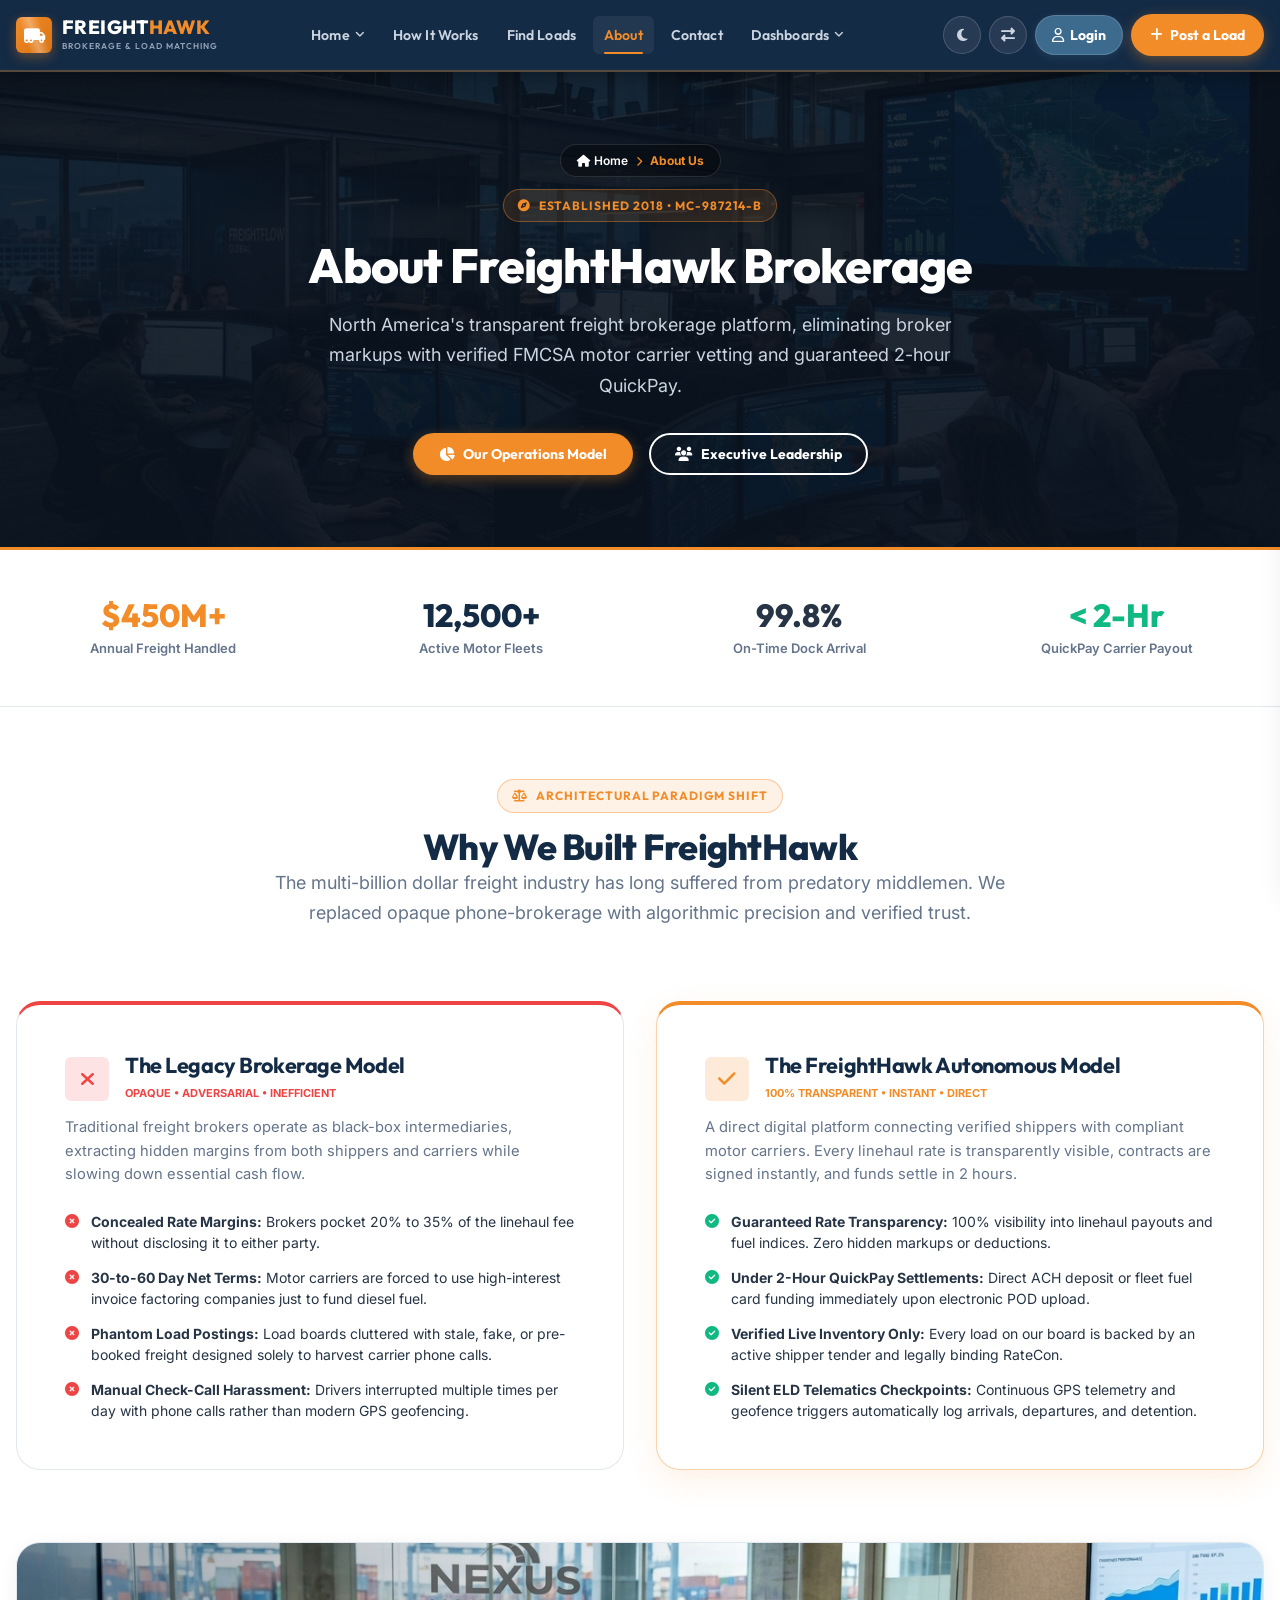
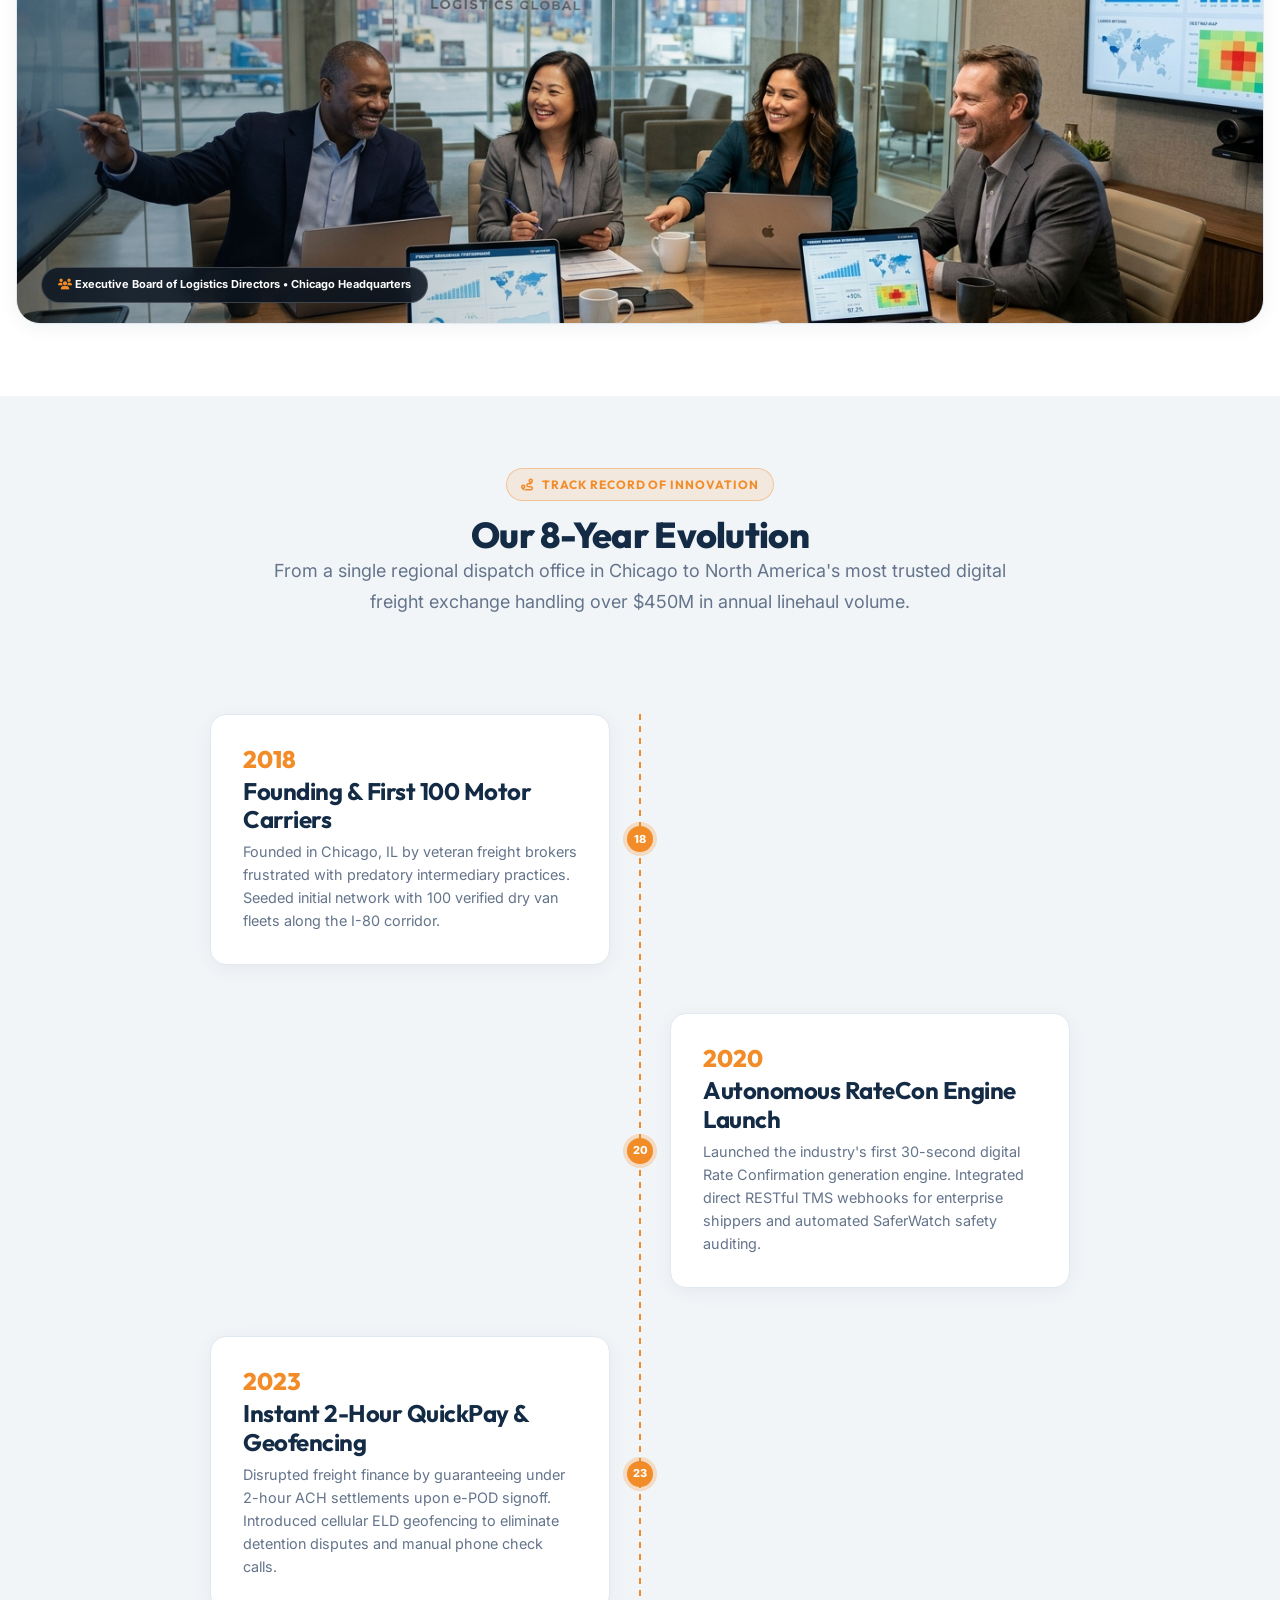
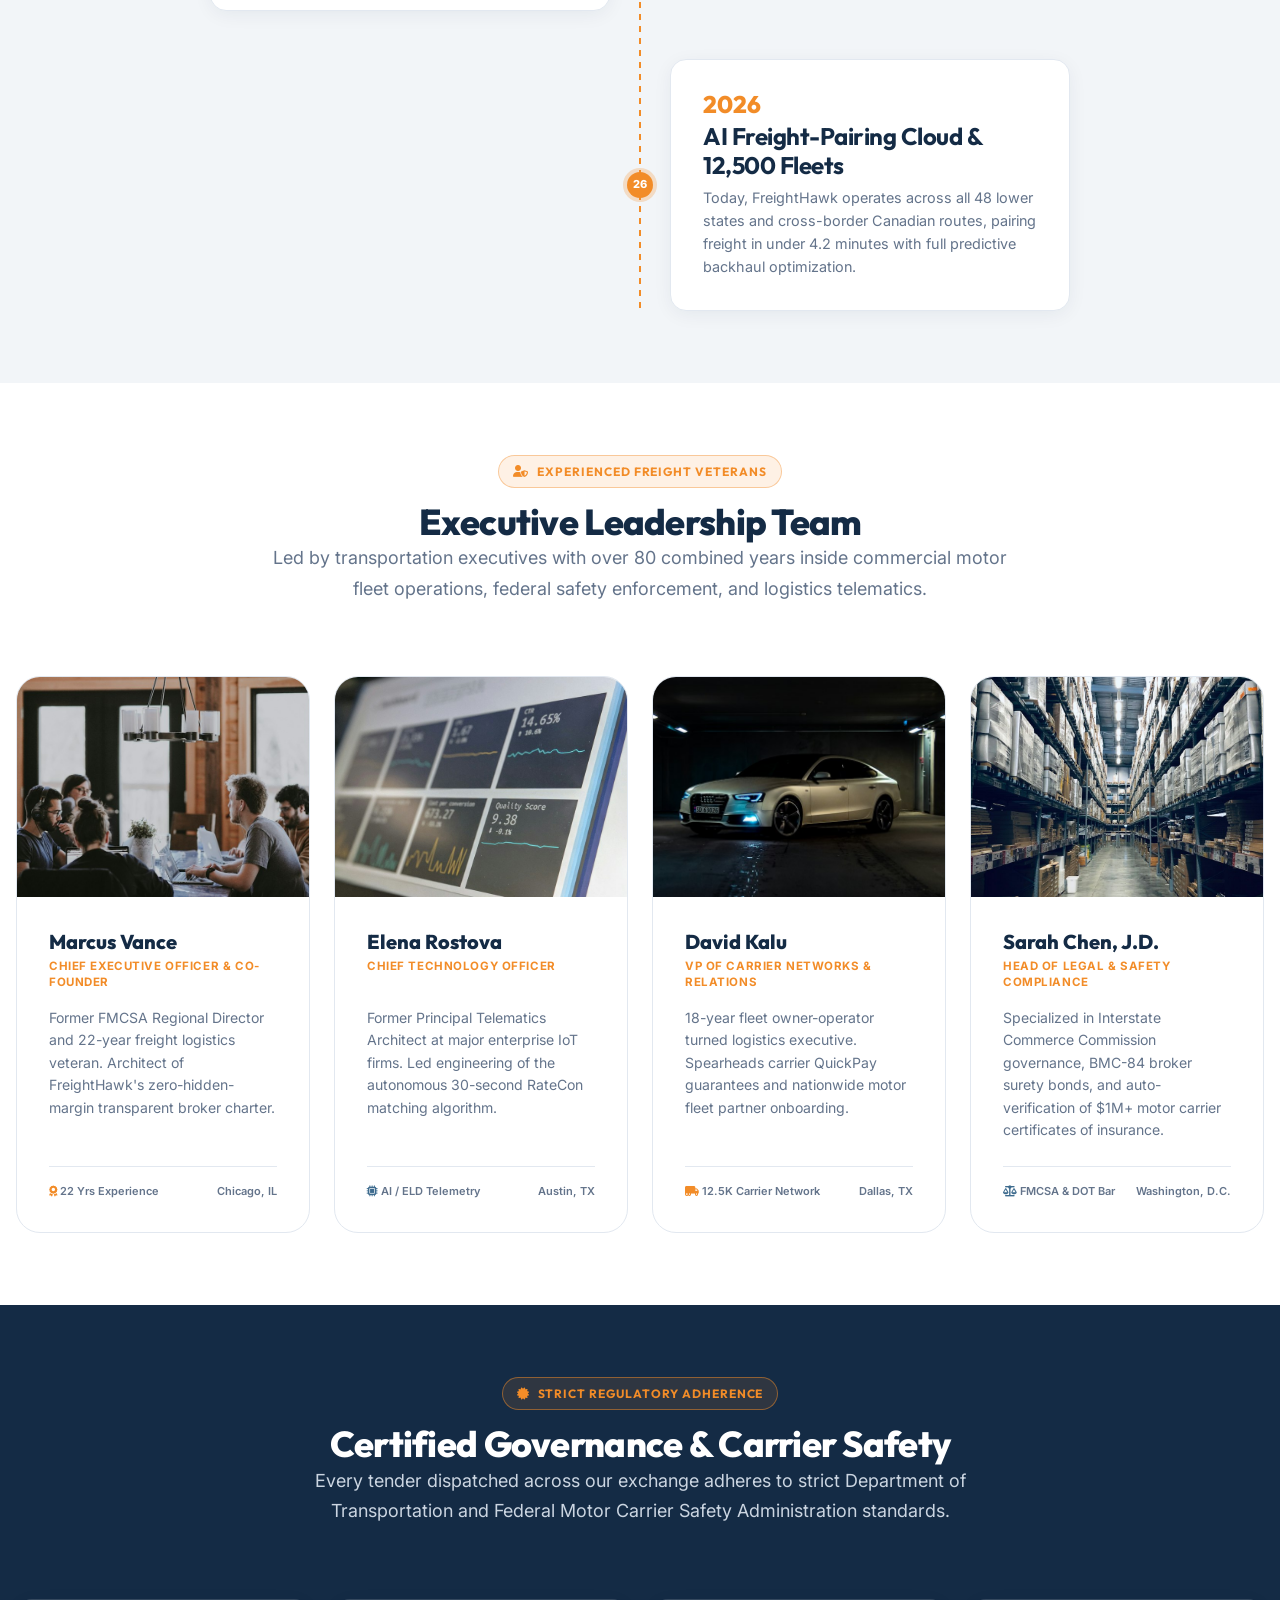
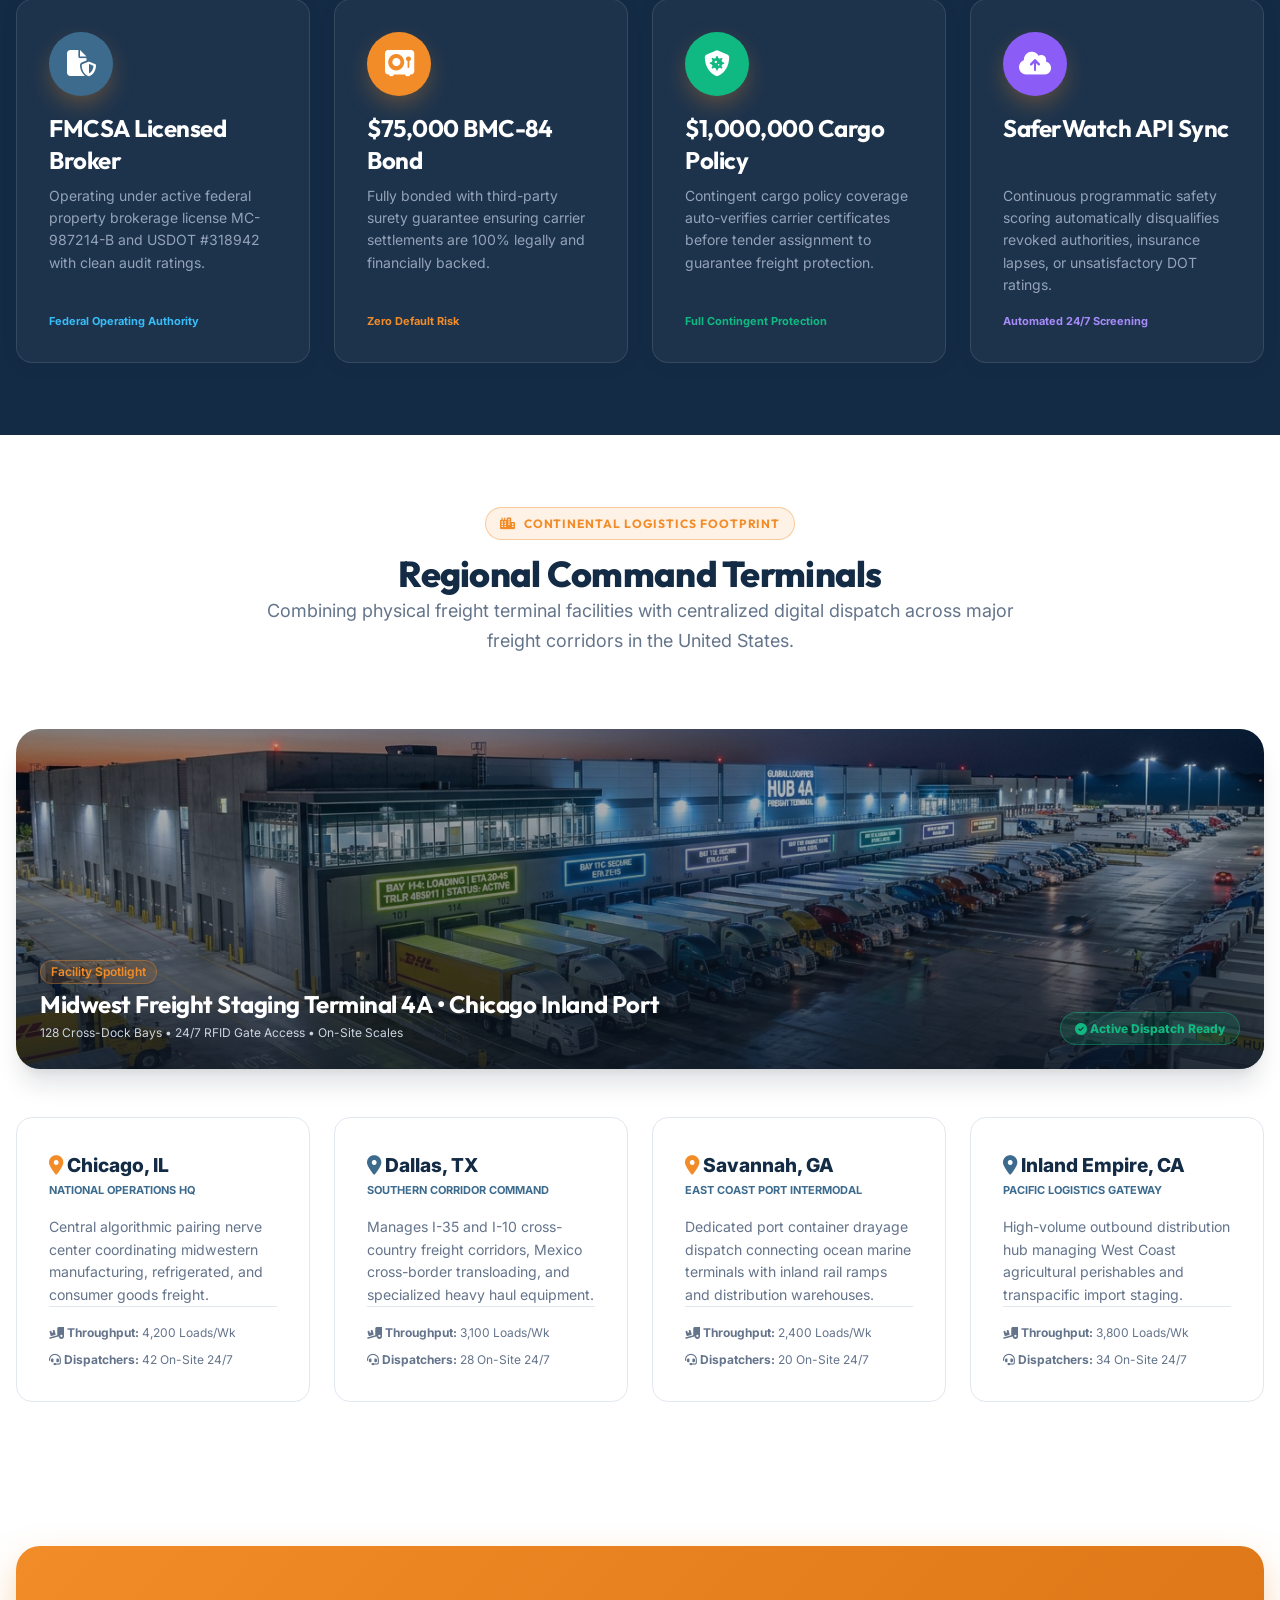
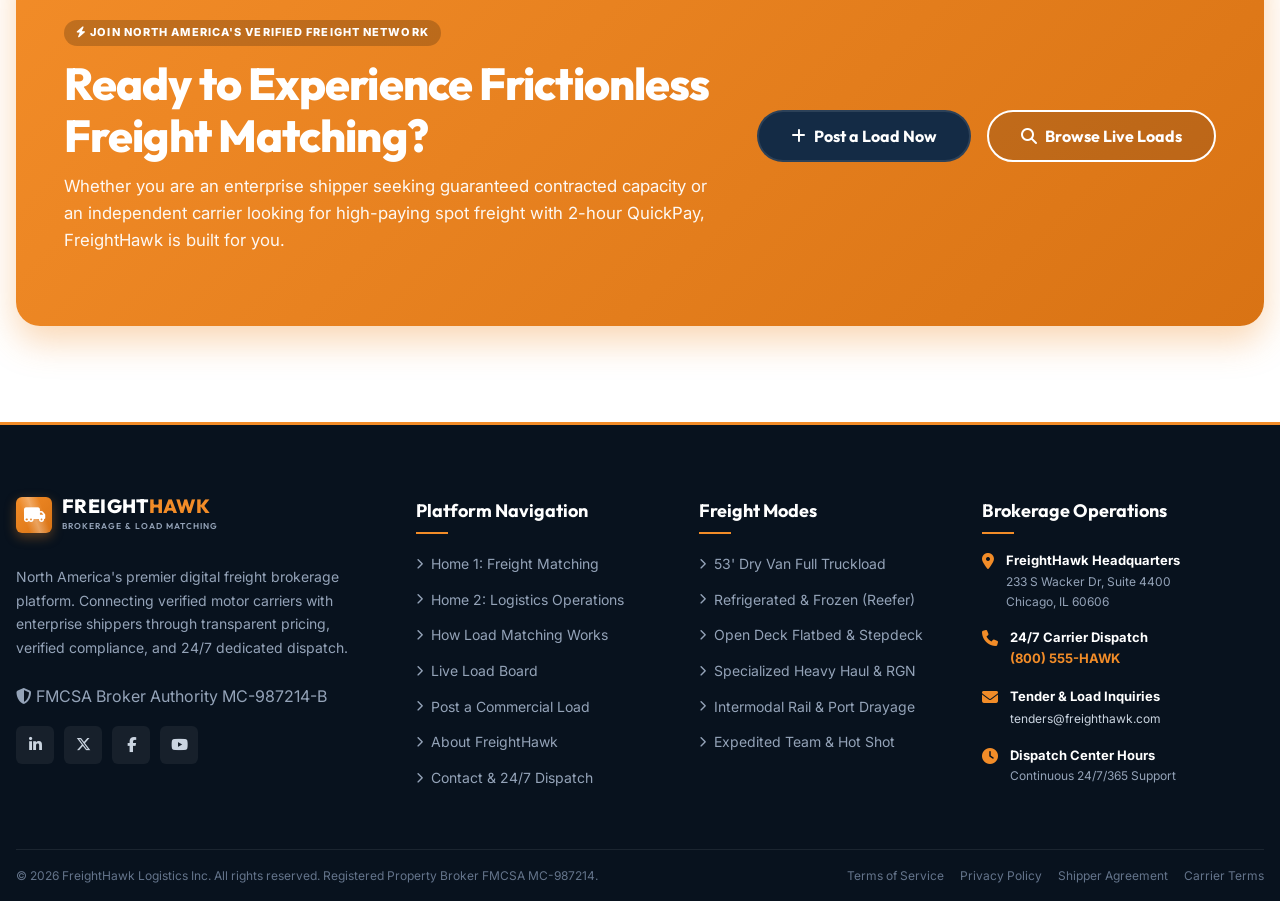
<file: about.html>
<!DOCTYPE html>
<html lang="en" data-theme="light" dir="ltr">
<head>
  <meta charset="UTF-8">
  <meta name="viewport" content="width=device-width, initial-scale=1.0">
  <title>FreightHawk — About Us | Leading Digital Freight Brokerage</title>
  <meta name="description" content="Learn about FreightHawk, North America's premier digital freight brokerage. Founded in 2018 to eliminate predatory broker markups through 100% rate transparency, automated FMCSA safety vetting, and 2-hour QuickPay.">

  <!-- FontAwesome 6 for Industrial Logistics Icons -->
  <link rel="stylesheet" href="https://cdnjs.cloudflare.com/ajax/libs/font-awesome/6.5.1/css/all.min.css" integrity="sha512-DTOQO9RWCH3ppGqcWaEA1BIZOC6xxalwEsw9c2QQeAIftl+Vegovlnee1c9QX4TctnWMn13TZye+giMm8e2LwA==" crossorigin="anonymous" referrerpolicy="no-referrer" />

  <link rel="icon" type="image/svg+xml" href="assets/images/favicon.svg">

  <!-- Foundation & Component Stylesheets inside assets/css -->
  <link rel="stylesheet" href="assets/css/foundation.css">
  <link rel="stylesheet" href="assets/css/components.css">
</head>
<body>

  <!-- ======================================================================
       PAGE PRELOADER (Global Branded Loading State)
       ====================================================================== -->
  <div id="pageLoader" class="fh-page-loader" aria-hidden="true">
    <div class="fh-loader-spinner-wrapper">
      <div class="fh-loader-ring"></div>
      <i class="fa-solid fa-truck-fast fh-loader-center-icon"></i>
    </div>
    <div class="fh-loader-brand">FREIGHT<span>HAWK</span></div>
    <div class="fh-loader-bar"><div class="fh-loader-bar-fill"></div></div>
  </div>

  <!-- ======================================================================
       MAIN NAVBAR (Shared Foundation Header)
       ====================================================================== -->
  <header class="fh-header" id="mainHeader">
    <nav class="fh-navbar" aria-label="Main Navigation">
      <!-- Brand Logo -->
      <a href="index.html" class="fh-brand" aria-label="FreightHawk Home">
        <div class="fh-brand-icon">
          <i class="fa-solid fa-truck-moving"></i>
        </div>
        <div class="fh-brand-text">
          <div class="fh-brand-title">FREIGHT<span>HAWK</span></div>
          <div class="fh-brand-sub">Brokerage &amp; Load Matching</div>
        </div>
      </a>

      <!-- Centered Desktop Navigation Menu -->
      <ul class="fh-nav-menu">
        <li class="fh-nav-item">
          <a href="index.html" class="fh-nav-link">Home <i class="fa-solid fa-angle-down" style="font-size: 11px;"></i></a>
          <div class="fh-dropdown-menu">
            <a href="index.html" class="fh-dropdown-item"><strong>Home 1: Freight Matching</strong> <span class="fh-badge fh-badge-available">Live</span></a>
            <a href="home-2.html" class="fh-dropdown-item">Home 2: Logistics Operations <span class="fh-badge fh-badge-verified">Active</span></a>
          </div>
        </li>
        <li class="fh-nav-item">
          <a href="how-it-works.html" class="fh-nav-link">How It Works</a>
        </li>
        <li class="fh-nav-item">
          <a href="find-loads.html" class="fh-nav-link">Find Loads</a>
        </li>
        <li class="fh-nav-item">
          <a href="about.html" class="fh-nav-link active">About</a>
        </li>
        <li class="fh-nav-item">
          <a href="contact.html" class="fh-nav-link">Contact</a>
        </li>
        <li class="fh-nav-item">
          <a href="dashboard-shipper.html" class="fh-nav-link" data-nav="dashboards">Dashboards <i class="fa-solid fa-angle-down" style="font-size: 11px;"></i></a>
          <div class="fh-dropdown-menu">
            <a href="dashboard-shipper.html" class="fh-dropdown-item"><i class="fa-solid fa-chart-line text-steel"></i> Shipper Dashboard</a>
            <a href="dashboard-carrier.html" class="fh-dropdown-item"><i class="fa-solid fa-truck text-orange"></i> Carrier Dashboard</a>
          </div>
        </li>
        <li class="fh-nav-item">
          <a href="login.html" class="fh-nav-link fh-nav-link-login"><i class="fa-regular fa-user"></i> Login</a>
        </li>
      </ul>

      <!-- Nav Actions - Theme/RTL Icons, Login (Secondary), Primary CTA, Hamburger -->
      <div class="fh-nav-actions">
        <!-- Persistent Theme Toggle (Icon Only) -->
        <button type="button" class="fh-icon-btn" data-theme-toggle title="Toggle Light/Dark Theme" aria-label="Toggle Light/Dark Theme">
          <i class="fa-solid fa-moon"></i>
        </button>

        <!-- Persistent Direction Toggle (Icon Only) -->
        <button type="button" class="fh-icon-btn" data-dir-toggle title="Toggle LTR/RTL Direction" aria-label="Toggle LTR/RTL Direction">
          <i class="fa-solid fa-right-left"></i>
        </button>

        <!-- Login Button (Secondary Pill) -->
        <a href="login.html" class="fh-btn-login">
          <i class="fa-regular fa-user"></i> Login
        </a>

        <!-- Primary CTA: Post a Load (Safety Orange) -->
        <a href="post-load.html" class="fh-nav-cta">
          <i class="fa-solid fa-plus"></i>
          <span>Post a Load</span>
        </a>

        <!-- Mobile Drawer Toggle -->
        <button type="button" class="fh-nav-toggle" aria-label="Toggle mobile menu" id="mobileMenuBtn">
          <i class="fa-solid fa-bars"></i>
        </button>
      </div>
    </nav>
  </header>

  <!-- ======================================================================
       MOBILE DRAWER NAVIGATION
       ====================================================================== -->
  <div class="fh-drawer-backdrop" id="drawerBackdrop"></div>
  <aside class="fh-mobile-drawer" id="mobileDrawer" aria-label="Mobile menu">
    <div class="fh-drawer-header">
      <div class="fh-brand">
        <div class="fh-brand-icon">
          <i class="fa-solid fa-truck-moving"></i>
        </div>
        <div class="fh-brand-title">FREIGHT<span>HAWK</span></div>
      </div>
      <button type="button" class="fh-drawer-close" aria-label="Close menu"><i class="fa-solid fa-xmark"></i></button>
    </div>

    <!-- Mobile Navigation Links -->
    <ul class="fh-mobile-nav">
      <li class="fh-mobile-item-dropdown">
        <button type="button" class="fh-mobile-dropdown-toggle" data-target="mobileHomeDropdown" aria-expanded="false">
          <span class="fh-mobile-dropdown-title"><i class="fa-solid fa-house"></i> Home</span>
          <i class="fa-solid fa-angle-down fh-mobile-arrow"></i>
        </button>
        <ul class="fh-mobile-subnav" id="mobileHomeDropdown">
          <li>
            <a href="index.html" class="fh-mobile-sublink">
              <span>Home 1: Freight Matching</span>
              <span class="fh-badge fh-badge-available" style="font-size: 10px; padding: 2px 6px;">Live</span>
            </a>
          </li>
          <li>
            <a href="home-2.html" class="fh-mobile-sublink">
              <span>Home 2: Logistics Operations</span>
              <span class="fh-badge fh-badge-verified" style="font-size: 10px; padding: 2px 6px;">Active</span>
            </a>
          </li>
        </ul>
      </li>
      <li><a href="how-it-works.html" class="fh-mobile-link"><i class="fa-solid fa-diagram-project"></i> How It Works</a></li>
      <li><a href="find-loads.html" class="fh-mobile-link"><i class="fa-solid fa-route"></i> Find Loads</a></li>
      <li><a href="about.html" class="fh-mobile-link active"><i class="fa-solid fa-circle-info"></i> About</a></li>
      <li><a href="contact.html" class="fh-mobile-link"><i class="fa-solid fa-phone"></i> Contact</a></li>

      <!-- Dashboards Dropdown -->
      <li class="fh-mobile-item-dropdown">
        <button type="button" class="fh-mobile-dropdown-toggle" id="mobileDashboardsToggle" data-target="mobileDashboardsDropdown" aria-expanded="false">
          <span class="fh-mobile-dropdown-title"><i class="fa-solid fa-chart-line"></i> Dashboards</span>
          <i class="fa-solid fa-angle-down fh-mobile-arrow"></i>
        </button>
        <ul class="fh-mobile-subnav" id="mobileDashboardsDropdown">
          <li>
            <a href="dashboard-shipper.html" class="fh-mobile-sublink">
              <span><i class="fa-solid fa-warehouse"></i> Shipper Operations</span>
              <span class="fh-badge fh-badge-available" style="font-size: 10px; padding: 2px 6px;">Portal</span>
            </a>
          </li>
          <li>
            <a href="dashboard-carrier.html" class="fh-mobile-sublink">
              <span><i class="fa-solid fa-truck"></i> Carrier Fleet Portal</span>
              <span class="fh-badge fh-badge-verified" style="font-size: 10px; padding: 2px 6px;">Portal</span>
            </a>
          </li>
        </ul>
      </li>
      <li>
        <a href="login.html" class="fh-mobile-link fh-mobile-link-login">
          <i class="fa-regular fa-user"></i> Login / Client Portal
        </a>
      </li>
    </ul>

    <!-- Mobile Drawer Preferences & Controls -->
    <div style="margin-top: auto; padding-top: var(--space-lg); border-top: 1px solid rgba(255,255,255,0.1);">
      <div class="fh-drawer-prefs-box">
        <span class="fh-drawer-prefs-label">Preferences:</span>
        <div class="fh-drawer-prefs-actions">
          <button type="button" class="fh-icon-btn" data-theme-toggle title="Toggle Light/Dark Theme" aria-label="Toggle Light/Dark Theme">
            <i class="fa-solid fa-moon"></i>
          </button>
          <button type="button" class="fh-icon-btn" data-dir-toggle title="Toggle LTR/RTL Direction" aria-label="Toggle LTR/RTL Direction">
            <i class="fa-solid fa-right-left"></i>
          </button>
        </div>
      </div>
      <a href="login.html" class="fh-btn-login" style="width: 100%; justify-content: center; margin-bottom: var(--space-sm);">
        <i class="fa-regular fa-user"></i> Login / Register
      </a>
      <a href="post-load.html" class="fh-nav-cta" style="width: 100%; justify-content: center;">
        <i class="fa-solid fa-plus"></i> Post a Load
      </a>
    </div>
  </aside>

  <!-- ======================================================================
       SECTION 1: HERO INTRODUCTION (Standardized Height min 360px)
       ====================================================================== -->
  <section class="fh-page-banner" style="background-image: linear-gradient(rgba(10, 19, 31, 0.88), rgba(10, 19, 31, 0.94)), url('assets/images/about-hq.jpg');">
    <div class="fh-container text-center">
      <div style="max-width: 820px; margin-inline: auto;">
        <!-- Line 1: Breadcrumb Navigation -->
        <div class="fh-breadcrumb-wrapper">
          <nav class="fh-breadcrumb" aria-label="Breadcrumb">
            <a href="index.html"><i class="fa-solid fa-house"></i> Home</a>
            <span class="divider"><i class="fa-solid fa-chevron-right flip-rtl"></i></span>
            <span class="current">About Us</span>
          </nav>
        </div>

        <!-- Line 2: Eyebrow Pill -->
        <div class="fh-eyebrow-wrapper">
          <div class="fh-eyebrow-pill">
            <i class="fa-solid fa-compass text-orange"></i> Established 2018 &bull; MC-987214-B
          </div>
        </div>

        <h1 style="color: #FFFFFF; font-size: clamp(2rem, 4vw, 3rem); line-height: 1.15; margin-bottom: var(--space-md);">
          About FreightHawk Brokerage
        </h1>

        <p class="lead" style="color: #CBD5E1; margin-bottom: var(--space-xl); max-width: 680px; margin-inline: auto;">
          North America's transparent freight brokerage platform, eliminating broker markups with verified FMCSA motor carrier vetting and guaranteed 2-hour QuickPay.
        </p>

        <div class="fh-flex fh-gap-md fh-justify-center" style="flex-wrap: wrap;">
          <a href="#mission" class="fh-btn fh-btn-primary fh-btn-pill">
            <i class="fa-solid fa-chart-pie"></i> Our Operations Model
          </a>
          <a href="#leadership" class="fh-btn fh-btn-outline-navy fh-btn-pill" style="border-color: #FFFFFF; color: #FFFFFF;">
            <i class="fa-solid fa-users"></i> Executive Leadership
          </a>
        </div>
      </div>
    </div>
  </section>

  <!-- Key Performance Telemetry Bar -->
  <section style="background: var(--bg-card); border-bottom: 1px solid var(--border-subtle); padding-block: var(--space-xl);">
    <div class="fh-container">
      <div class="fh-grid fh-grid-4 text-center">
        <div style="padding: var(--space-md);">
          <div style="font-family: var(--font-heading); font-size: 2rem; font-weight: 800; color: var(--color-safety-orange); line-height: 1.1;">$450M+</div>
          <div style="font-size: 13px; font-weight: 600; color: var(--text-muted); margin-top: 4px;">Annual Freight Handled</div>
        </div>
        <div style="padding: var(--space-md);">
          <div style="font-family: var(--font-heading); font-size: 2rem; font-weight: 800; color: var(--text-heading); line-height: 1.1;">12,500+</div>
          <div style="font-size: 13px; font-weight: 600; color: var(--text-muted); margin-top: 4px;">Active Motor Fleets</div>
        </div>
        <div style="padding: var(--space-md);">
          <div style="font-family: var(--font-heading); font-size: 2rem; font-weight: 800; color: var(--color-deep-navy-light); line-height: 1.1;">99.8%</div>
          <div style="font-size: 13px; font-weight: 600; color: var(--text-muted); margin-top: 4px;">On-Time Dock Arrival</div>
        </div>
        <div style="padding: var(--space-md);">
          <div style="font-family: var(--font-heading); font-size: 2rem; font-weight: 800; color: #10B981; line-height: 1.1;">&lt; 2-Hr</div>
          <div style="font-size: 13px; font-weight: 600; color: var(--text-muted); margin-top: 4px;">QuickPay Carrier Payout</div>
        </div>
      </div>
    </div>
  </section>

  <!-- ======================================================================
       SECTION 2: THE BROKEN LEGACY MODEL VS. FREIGHTHAWK AUTONOMOUS MODEL
       ====================================================================== -->
  <section class="fh-section" id="mission">
    <div class="fh-container">
      <div class="text-center" style="max-width: 760px; margin-inline: auto; margin-bottom: var(--space-3xl);">
        <div class="fh-eyebrow-pill">
          <i class="fa-solid fa-scale-balanced"></i> Architectural Paradigm Shift
        </div>
        <h2>Why We Built FreightHawk</h2>
        <p class="lead">The multi-billion dollar freight industry has long suffered from predatory middlemen. We replaced opaque phone-brokerage with algorithmic precision and verified trust.</p>
      </div>

      <!-- Split Asymmetric Comparison Grid (Brand-New Layout) -->
      <div class="fh-comparison-grid" style="margin-bottom: var(--space-3xl);">
        <!-- Legacy Broker Model (Negative Red Line) -->
        <div class="fh-compare-card fh-compare-legacy">
          <div class="fh-flex fh-items-center fh-gap-md" style="margin-bottom: var(--space-sm);">
            <div style="width: 44px; height: 44px; border-radius: var(--radius-sm); background: rgba(239, 68, 68, 0.15); color: #EF4444; display: flex; align-items: center; justify-content: center; font-size: 20px;">
              <i class="fa-solid fa-xmark"></i>
            </div>
            <div>
              <h3 style="font-size: 1.35rem; margin: 0; color: var(--text-heading);">The Legacy Brokerage Model</h3>
              <span style="font-size: 11px; color: #EF4444; font-weight: 700; text-transform: uppercase;">Opaque &bull; Adversarial &bull; Inefficient</span>
            </div>
          </div>

          <p class="text-muted" style="font-size: 0.92rem; margin-bottom: 0;">
            Traditional freight brokers operate as black-box intermediaries, extracting hidden margins from both shippers and carriers while slowing down essential cash flow.
          </p>

          <ul class="fh-compare-list">
            <li>
              <i class="fa-solid fa-circle-xmark" style="color: #EF4444; margin-top: 3px;"></i>
              <div><strong>Concealed Rate Margins:</strong> Brokers pocket 20% to 35% of the linehaul fee without disclosing it to either party.</div>
            </li>
            <li>
              <i class="fa-solid fa-circle-xmark" style="color: #EF4444; margin-top: 3px;"></i>
              <div><strong>30-to-60 Day Net Terms:</strong> Motor carriers are forced to use high-interest invoice factoring companies just to fund diesel fuel.</div>
            </li>
            <li>
              <i class="fa-solid fa-circle-xmark" style="color: #EF4444; margin-top: 3px;"></i>
              <div><strong>Phantom Load Postings:</strong> Load boards cluttered with stale, fake, or pre-booked freight designed solely to harvest carrier phone calls.</div>
            </li>
            <li>
              <i class="fa-solid fa-circle-xmark" style="color: #EF4444; margin-top: 3px;"></i>
              <div><strong>Manual Check-Call Harassment:</strong> Drivers interrupted multiple times per day with phone calls rather than modern GPS geofencing.</div>
            </li>
          </ul>
        </div>

        <!-- The FreightHawk Model (Positive Safety Orange) -->
        <div class="fh-compare-card fh-compare-hawk">
          <div class="fh-flex fh-items-center fh-gap-md" style="margin-bottom: var(--space-sm);">
            <div style="width: 44px; height: 44px; border-radius: var(--radius-sm); background: rgba(242, 140, 40, 0.18); color: var(--color-safety-orange); display: flex; align-items: center; justify-content: center; font-size: 20px;">
              <i class="fa-solid fa-check"></i>
            </div>
            <div>
              <h3 style="font-size: 1.35rem; margin: 0; color: var(--text-heading);">The FreightHawk Autonomous Model</h3>
              <span style="font-size: 11px; color: var(--color-safety-orange); font-weight: 700; text-transform: uppercase;">100% Transparent &bull; Instant &bull; Direct</span>
            </div>
          </div>

          <p class="text-muted" style="font-size: 0.92rem; margin-bottom: 0;">
            A direct digital platform connecting verified shippers with compliant motor carriers. Every linehaul rate is transparently visible, contracts are signed instantly, and funds settle in 2 hours.
          </p>

          <ul class="fh-compare-list">
            <li>
              <i class="fa-solid fa-circle-check" style="color: #10B981; margin-top: 3px;"></i>
              <div><strong>Guaranteed Rate Transparency:</strong> 100% visibility into linehaul payouts and fuel indices. Zero hidden markups or deductions.</div>
            </li>
            <li>
              <i class="fa-solid fa-circle-check" style="color: #10B981; margin-top: 3px;"></i>
              <div><strong>Under 2-Hour QuickPay Settlements:</strong> Direct ACH deposit or fleet fuel card funding immediately upon electronic POD upload.</div>
            </li>
            <li>
              <i class="fa-solid fa-circle-check" style="color: #10B981; margin-top: 3px;"></i>
              <div><strong>Verified Live Inventory Only:</strong> Every load on our board is backed by an active shipper tender and legally binding RateCon.</div>
            </li>
            <li>
              <i class="fa-solid fa-circle-check" style="color: #10B981; margin-top: 3px;"></i>
              <div><strong>Silent ELD Telematics Checkpoints:</strong> Continuous GPS telemetry and geofence triggers automatically log arrivals, departures, and detention.</div>
            </li>
          </ul>
        </div>
      </div>

      <!-- Photographic Centerpiece Visual with Key Takeaways -->
      <div class="fh-card" style="padding: 0; overflow: hidden; border-radius: var(--radius-xl);">
        <div style="display: grid; grid-template-columns: 1fr; align-items: center;" class="fh-about-showcase-split">
          <div style="height: 380px; overflow: hidden; position: relative;">
            <img src="assets/images/about-leadership.jpg" alt="FreightHawk Board of Logistics Directors" style="width: 100%; height: 100%; object-fit: cover;" loading="lazy">
            <div style="position: absolute; inset: 0; background: linear-gradient(to right, rgba(10, 19, 31, 0.4) 0%, transparent 60%);"></div>
            <div style="position: absolute; bottom: 20px; left: 24px; background: rgba(10, 19, 31, 0.85); backdrop-filter: blur(8px); padding: 8px 16px; border-radius: var(--radius-pill); border: 1px solid rgba(255, 255, 255, 0.2); font-size: 11px; color: #FFFFFF; font-weight: 700;">
              <i class="fa-solid fa-users text-orange"></i> Executive Board of Logistics Directors &bull; Chicago Headquarters
            </div>
          </div>
        </div>
      </div>
    </div>
  </section>

  <!-- ======================================================================
       SECTION 3: CORPORATE EVOLUTION & MILESTONE ROADMAP (Alternating Stepper)
       ====================================================================== -->
  <section class="fh-section fh-section-secondary" id="timeline">
    <div class="fh-container">
      <div class="text-center" style="max-width: 760px; margin-inline: auto; margin-bottom: var(--space-4xl);">
        <div class="fh-eyebrow-pill">
          <i class="fa-solid fa-route"></i> Track Record of Innovation
        </div>
        <h2>Our 8-Year Evolution</h2>
        <p class="lead">From a single regional dispatch office in Chicago to North America's most trusted digital freight exchange handling over $450M in annual linehaul volume.</p>
      </div>

      <!-- Alternating Zig-Zag Stepper Component -->
      <div class="fh-evolution-timeline">
        <!-- Milestone 1: 2018 -->
        <div class="fh-evolution-step">
          <div class="fh-evolution-marker">18</div>
          <div class="fh-evolution-card">
            <div class="fh-evolution-year">2018</div>
            <h4 style="margin-bottom: 6px;">Founding &amp; First 100 Motor Carriers</h4>
            <p class="text-muted" style="font-size: 0.9rem; margin-bottom: 0;">
              Founded in Chicago, IL by veteran freight brokers frustrated with predatory intermediary practices. Seeded initial network with 100 verified dry van fleets along the I-80 corridor.
            </p>
          </div>
        </div>

        <!-- Milestone 2: 2020 -->
        <div class="fh-evolution-step">
          <div class="fh-evolution-marker">20</div>
          <div class="fh-evolution-card">
            <div class="fh-evolution-year">2020</div>
            <h4 style="margin-bottom: 6px;">Autonomous RateCon Engine Launch</h4>
            <p class="text-muted" style="font-size: 0.9rem; margin-bottom: 0;">
              Launched the industry's first 30-second digital Rate Confirmation generation engine. Integrated direct RESTful TMS webhooks for enterprise shippers and automated SaferWatch safety auditing.
            </p>
          </div>
        </div>

        <!-- Milestone 3: 2023 -->
        <div class="fh-evolution-step">
          <div class="fh-evolution-marker">23</div>
          <div class="fh-evolution-card">
            <div class="fh-evolution-year">2023</div>
            <h4 style="margin-bottom: 6px;">Instant 2-Hour QuickPay &amp; Geofencing</h4>
            <p class="text-muted" style="font-size: 0.9rem; margin-bottom: 0;">
              Disrupted freight finance by guaranteeing under 2-hour ACH settlements upon e-POD signoff. Introduced cellular ELD geofencing to eliminate detention disputes and manual phone check calls.
            </p>
          </div>
        </div>

        <!-- Milestone 4: 2026 -->
        <div class="fh-evolution-step">
          <div class="fh-evolution-marker">26</div>
          <div class="fh-evolution-card">
            <div class="fh-evolution-year">2026</div>
            <h4 style="margin-bottom: 6px;">AI Freight-Pairing Cloud &amp; 12,500 Fleets</h4>
            <p class="text-muted" style="font-size: 0.9rem; margin-bottom: 0;">
              Today, FreightHawk operates across all 48 lower states and cross-border Canadian routes, pairing freight in under 4.2 minutes with full predictive backhaul optimization.
            </p>
          </div>
        </div>
      </div>
    </div>
  </section>

  <!-- ======================================================================
       SECTION 4: EXECUTIVE LEADERSHIP & LOGISTICS COMMAND BOARD
       ====================================================================== -->
  <section class="fh-section" id="leadership">
    <div class="fh-container">
      <div class="text-center" style="max-width: 760px; margin-inline: auto; margin-bottom: var(--space-3xl);">
        <div class="fh-eyebrow-pill">
          <i class="fa-solid fa-user-shield"></i> Experienced Freight Veterans
        </div>
        <h2>Executive Leadership Team</h2>
        <p class="lead">Led by transportation executives with over 80 combined years inside commercial motor fleet operations, federal safety enforcement, and logistics telematics.</p>
      </div>

      <!-- 4 Leadership Profile Cards Grid -->
      <div class="fh-grid fh-grid-4">
        <!-- Leader 1 -->
        <div class="fh-leader-card">
          <div class="fh-leader-avatar">
            <img src="assets/images/logistics-team.jpg" alt="Marcus Vance Chief Executive Officer" loading="lazy">
          </div>
          <div class="fh-leader-body">
            <div class="fh-leader-name">Marcus Vance</div>
            <div class="fh-leader-role">Chief Executive Officer &amp; Co-Founder</div>
            <p class="fh-leader-bio">
              Former FMCSA Regional Director and 22-year freight logistics veteran. Architect of FreightHawk's zero-hidden-margin transparent broker charter.
            </p>
            <div class="fh-leader-credentials">
              <span><i class="fa-solid fa-award text-orange"></i> 22 Yrs Experience</span>
              <span>Chicago, IL</span>
            </div>
          </div>
        </div>

        <!-- Leader 2 -->
        <div class="fh-leader-card">
          <div class="fh-leader-avatar">
            <img src="assets/images/driver-mobile.jpg" alt="Elena Rostova Chief Technology Officer" loading="lazy">
          </div>
          <div class="fh-leader-body">
            <div class="fh-leader-name">Elena Rostova</div>
            <div class="fh-leader-role">Chief Technology Officer</div>
            <p class="fh-leader-bio">
              Former Principal Telematics Architect at major enterprise IoT firms. Led engineering of the autonomous 30-second RateCon matching algorithm.
            </p>
            <div class="fh-leader-credentials">
              <span><i class="fa-solid fa-microchip text-steel"></i> AI / ELD Telemetry</span>
              <span>Austin, TX</span>
            </div>
          </div>
        </div>

        <!-- Leader 3 -->
        <div class="fh-leader-card">
          <div class="fh-leader-avatar">
            <img src="assets/images/fleet-ops.jpg" alt="David Kalu VP of Carrier Networks" loading="lazy">
          </div>
          <div class="fh-leader-body">
            <div class="fh-leader-name">David Kalu</div>
            <div class="fh-leader-role">VP of Carrier Networks &amp; Relations</div>
            <p class="fh-leader-bio">
              18-year fleet owner-operator turned logistics executive. Spearheads carrier QuickPay guarantees and nationwide motor fleet partner onboarding.
            </p>
            <div class="fh-leader-credentials">
              <span><i class="fa-solid fa-truck-moving text-orange"></i> 12.5K Carrier Network</span>
              <span>Dallas, TX</span>
            </div>
          </div>
        </div>

        <!-- Leader 4 -->
        <div class="fh-leader-card">
          <div class="fh-leader-avatar">
            <img src="assets/images/warehouse-dock.jpg" alt="Sarah Chen Head of Compliance and Cargo Governance" loading="lazy">
          </div>
          <div class="fh-leader-body">
            <div class="fh-leader-name">Sarah Chen, J.D.</div>
            <div class="fh-leader-role">Head of Legal &amp; Safety Compliance</div>
            <p class="fh-leader-bio">
              Specialized in Interstate Commerce Commission governance, BMC-84 broker surety bonds, and auto-verification of $1M+ motor carrier certificates of insurance.
            </p>
            <div class="fh-leader-credentials">
              <span><i class="fa-solid fa-scale-balanced text-steel"></i> FMCSA &amp; DOT Bar</span>
              <span>Washington, D.C.</span>
            </div>
          </div>
        </div>
      </div>
    </div>
  </section>

  <!-- ======================================================================
       SECTION 5: CORPORATE GOVERNANCE, SAFETY AUDITING & SURETY BACKING
       ====================================================================== -->
  <section class="fh-section fh-section-navy" id="compliance">
    <div class="fh-container">
      <div class="text-center" style="max-width: 760px; margin-inline: auto; margin-bottom: var(--space-3xl);">
        <div class="fh-eyebrow-pill" style="border-color: rgba(242, 140, 40, 0.5);">
          <i class="fa-solid fa-certificate"></i> Strict Regulatory Adherence
        </div>
        <h2 style="color: #FFFFFF;">Certified Governance &amp; Carrier Safety</h2>
        <p class="lead" style="color: #CBD5E1;">Every tender dispatched across our exchange adheres to strict Department of Transportation and Federal Motor Carrier Safety Administration standards.</p>
      </div>

      <div class="fh-grid fh-grid-4">
        <!-- Safety 1 -->
        <div class="fh-card" style="background: rgba(255, 255, 255, 0.04); border-color: rgba(255, 255, 255, 0.1);">
          <div class="fh-card-icon-wrapper" style="background: var(--color-steel-blue); margin-bottom: var(--space-md);">
            <i class="fa-solid fa-file-shield"></i>
          </div>
          <h3 class="fh-card-title" style="color: #FFFFFF;">FMCSA Licensed Broker</h3>
          <p class="fh-card-desc" style="color: #94A3B8;">
            Operating under active federal property brokerage license MC-987214-B and USDOT #318942 with clean audit ratings.
          </p>
          <div style="font-size: 11px; color: #38BDF8; font-weight: 700;">Federal Operating Authority</div>
        </div>

        <!-- Safety 2 -->
        <div class="fh-card" style="background: rgba(255, 255, 255, 0.04); border-color: rgba(255, 255, 255, 0.1);">
          <div class="fh-card-icon-wrapper" style="background: var(--color-safety-orange); margin-bottom: var(--space-md);">
            <i class="fa-solid fa-vault"></i>
          </div>
          <h3 class="fh-card-title" style="color: #FFFFFF;">$75,000 BMC-84 Bond</h3>
          <p class="fh-card-desc" style="color: #94A3B8;">
            Fully bonded with third-party surety guarantee ensuring carrier settlements are 100% legally and financially backed.
          </p>
          <div style="font-size: 11px; color: var(--color-safety-orange); font-weight: 700;">Zero Default Risk</div>
        </div>

        <!-- Safety 3 -->
        <div class="fh-card" style="background: rgba(255, 255, 255, 0.04); border-color: rgba(255, 255, 255, 0.1);">
          <div class="fh-card-icon-wrapper" style="background: #10B981; margin-bottom: var(--space-md);">
            <i class="fa-solid fa-shield-virus"></i>
          </div>
          <h3 class="fh-card-title" style="color: #FFFFFF;">$1,000,000 Cargo Policy</h3>
          <p class="fh-card-desc" style="color: #94A3B8;">
            Contingent cargo policy coverage auto-verifies carrier certificates before tender assignment to guarantee freight protection.
          </p>
          <div style="font-size: 11px; color: #10B981; font-weight: 700;">Full Contingent Protection</div>
        </div>

        <!-- Safety 4 -->
        <div class="fh-card" style="background: rgba(255, 255, 255, 0.04); border-color: rgba(255, 255, 255, 0.1);">
          <div class="fh-card-icon-wrapper" style="background: #8B5CF6; margin-bottom: var(--space-md);">
            <i class="fa-solid fa-cloud-arrow-up"></i>
          </div>
          <h3 class="fh-card-title" style="color: #FFFFFF;">SaferWatch API Sync</h3>
          <p class="fh-card-desc" style="color: #94A3B8;">
            Continuous programmatic safety scoring automatically disqualifies revoked authorities, insurance lapses, or unsatisfactory DOT ratings.
          </p>
          <div style="font-size: 11px; color: #A78BFA; font-weight: 700;">Automated 24/7 Screening</div>
        </div>
      </div>
    </div>
  </section>

  <!-- ======================================================================
       SECTION 6: NATIONWIDE REGIONAL COMMAND HUBS & PHYSICAL INFRASTRUCTURE
       ====================================================================== -->
  <section class="fh-section" id="facilities">
    <div class="fh-container">
      <div class="text-center" style="max-width: 760px; margin-inline: auto; margin-bottom: var(--space-3xl);">
        <div class="fh-eyebrow-pill">
          <i class="fa-solid fa-city"></i> Continental Logistics Footprint
        </div>
        <h2>Regional Command Terminals</h2>
        <p class="lead">Combining physical freight terminal facilities with centralized digital dispatch across major freight corridors in the United States.</p>
      </div>

      <!-- Large Architectural Terminal Banner -->
      <div style="position: relative; border-radius: var(--radius-xl); overflow: hidden; height: 340px; margin-bottom: var(--space-2xl); box-shadow: var(--shadow-xl);">
        <img src="assets/images/about-terminal.jpg" alt="FreightHawk Commercial Trucking Hub Terminal at Twilight" style="width: 100%; height: 100%; object-fit: cover;" loading="lazy">
        <div style="position: absolute; inset: 0; background: linear-gradient(180deg, rgba(10, 19, 31, 0.2) 0%, rgba(10, 19, 31, 0.85) 100%);"></div>
        <div style="position: absolute; bottom: 24px; left: 24px; right: 24px; display: flex; justify-content: space-between; align-items: flex-end; flex-wrap: wrap; gap: var(--space-md);">
          <div>
            <span class="fh-badge fh-badge-available" style="margin-bottom: 6px;">Facility Spotlight</span>
            <h3 style="color: #FFFFFF; font-size: 1.5rem; margin: 0;">Midwest Freight Staging Terminal 4A &bull; Chicago Inland Port</h3>
            <span style="font-size: 12px; color: #CBD5E1;">128 Cross-Dock Bays &bull; 24/7 RFID Gate Access &bull; On-Site Scales</span>
          </div>
          <span style="font-size: 12px; color: #10B981; font-weight: 800; background: rgba(16, 185, 129, 0.15); border: 1px solid rgba(16, 185, 129, 0.4); padding: 6px 14px; border-radius: var(--radius-pill);">
            <i class="fa-solid fa-circle-check"></i> Active Dispatch Ready
          </span>
        </div>
      </div>

      <!-- 4 Regional Hubs Grid -->
      <div class="fh-grid fh-grid-4">
        <!-- Hub 1 -->
        <div class="fh-hub-card">
          <div class="fh-hub-city"><i class="fa-solid fa-location-dot text-orange"></i> Chicago, IL</div>
          <div class="fh-hub-role">National Operations HQ</div>
          <p class="text-muted" style="font-size: 0.88rem; margin-bottom: 0;">
            Central algorithmic pairing nerve center coordinating midwestern manufacturing, refrigerated, and consumer goods freight.
          </p>
          <div class="fh-hub-meta">
            <div><i class="fa-solid fa-truck-ramp-box"></i> <strong>Throughput:</strong> 4,200 Loads/Wk</div>
            <div><i class="fa-solid fa-headset"></i> <strong>Dispatchers:</strong> 42 On-Site 24/7</div>
          </div>
        </div>

        <!-- Hub 2 -->
        <div class="fh-hub-card">
          <div class="fh-hub-city"><i class="fa-solid fa-location-dot text-steel"></i> Dallas, TX</div>
          <div class="fh-hub-role">Southern Corridor Command</div>
          <p class="text-muted" style="font-size: 0.88rem; margin-bottom: 0;">
            Manages I-35 and I-10 cross-country freight corridors, Mexico cross-border transloading, and specialized heavy haul equipment.
          </p>
          <div class="fh-hub-meta">
            <div><i class="fa-solid fa-truck-ramp-box"></i> <strong>Throughput:</strong> 3,100 Loads/Wk</div>
            <div><i class="fa-solid fa-headset"></i> <strong>Dispatchers:</strong> 28 On-Site 24/7</div>
          </div>
        </div>

        <!-- Hub 3 -->
        <div class="fh-hub-card">
          <div class="fh-hub-city"><i class="fa-solid fa-location-dot text-orange"></i> Savannah, GA</div>
          <div class="fh-hub-role">East Coast Port Intermodal</div>
          <p class="text-muted" style="font-size: 0.88rem; margin-bottom: 0;">
            Dedicated port container drayage dispatch connecting ocean marine terminals with inland rail ramps and distribution warehouses.
          </p>
          <div class="fh-hub-meta">
            <div><i class="fa-solid fa-truck-ramp-box"></i> <strong>Throughput:</strong> 2,400 Loads/Wk</div>
            <div><i class="fa-solid fa-headset"></i> <strong>Dispatchers:</strong> 20 On-Site 24/7</div>
          </div>
        </div>

        <!-- Hub 4 -->
        <div class="fh-hub-card">
          <div class="fh-hub-city"><i class="fa-solid fa-location-dot text-steel"></i> Inland Empire, CA</div>
          <div class="fh-hub-role">Pacific Logistics Gateway</div>
          <p class="text-muted" style="font-size: 0.88rem; margin-bottom: 0;">
            High-volume outbound distribution hub managing West Coast agricultural perishables and transpacific import staging.
          </p>
          <div class="fh-hub-meta">
            <div><i class="fa-solid fa-truck-ramp-box"></i> <strong>Throughput:</strong> 3,800 Loads/Wk</div>
            <div><i class="fa-solid fa-headset"></i> <strong>Dispatchers:</strong> 34 On-Site 24/7</div>
          </div>
        </div>
      </div>
    </div>
  </section>

  <!-- ======================================================================
       SECTION 7: HIGH-IMPACT DUAL ACTION CALL-TO-ACTION BANNER
       ====================================================================== -->
  <section class="fh-section" id="cta" style="padding-bottom: var(--space-4xl);">
    <div class="fh-container">
      <div class="fh-cta-banner-orange">
        <div style="max-width: 650px;">
          <div style="font-size: 11px; text-transform: uppercase; letter-spacing: 0.1em; font-weight: 800; background: rgba(0, 0, 0, 0.2); padding: 4px 12px; border-radius: var(--radius-pill); display: inline-block; margin-bottom: var(--space-sm);">
            <i class="fa-solid fa-bolt"></i> Join North America's Verified Freight Network
          </div>
          <h2 style="font-size: clamp(1.8rem, 4vw, 2.8rem); line-height: 1.15; margin-bottom: var(--space-sm);">
            Ready to Experience Frictionless Freight Matching?
          </h2>
          <p style="font-size: 1.05rem; opacity: 0.95; margin-bottom: 0;">
            Whether you are an enterprise shipper seeking guaranteed contracted capacity or an independent carrier looking for high-paying spot freight with 2-hour QuickPay, FreightHawk is built for you.
          </p>
        </div>

        <div class="fh-flex fh-gap-md" style="flex-wrap: wrap;">
          <a href="post-load.html" class="fh-btn fh-btn-navy fh-btn-lg fh-btn-pill">
            <i class="fa-solid fa-plus"></i> Post a Load Now
          </a>
          <a href="find-loads.html" class="fh-btn fh-btn-outline-navy fh-btn-lg fh-btn-pill" style="background: rgba(10, 19, 31, 0.15); border-color: #FFFFFF; color: #FFFFFF;">
            <i class="fa-solid fa-magnifying-glass"></i> Browse Live Loads
          </a>
        </div>
      </div>
    </div>
  </section>

  <!-- ======================================================================
       CANONICAL STANDARDIZED FOOTER (Shared across all pages)
       ====================================================================== -->
  <footer class="fh-footer">
    <div class="fh-container">
      <div class="fh-footer-grid">
        <!-- Col 1: Brand & Broker Authority -->
        <div>
          <a href="index.html" class="fh-brand" style="margin-bottom: var(--space-md); display: inline-flex;">
            <div class="fh-brand-icon">
              <i class="fa-solid fa-truck-moving"></i>
            </div>
            <div class="fh-brand-text">
              <div class="fh-brand-title">FREIGHT<span>HAWK</span></div>
              <div class="fh-brand-sub">Brokerage &amp; Load Matching</div>
            </div>
          </a>
          <p class="fh-footer-brand-desc">
            North America's premier digital freight brokerage platform. Connecting verified motor carriers with enterprise shippers through transparent pricing, verified compliance, and 24/7 dedicated dispatch.
          </p>
          <div class="fh-footer-badge">
            <i class="fa-solid fa-shield-halved"></i>
            <span>FMCSA Broker Authority MC-987214-B</span>
          </div>
          <div class="fh-social-links">
            <a href="#linkedin" class="fh-social-btn" aria-label="LinkedIn"><i class="fa-brands fa-linkedin-in"></i></a>
            <a href="#twitter" class="fh-social-btn" aria-label="Twitter / X"><i class="fa-brands fa-x-twitter"></i></a>
            <a href="#facebook" class="fh-social-btn" aria-label="Facebook"><i class="fa-brands fa-facebook-f"></i></a>
            <a href="#youtube" class="fh-social-btn" aria-label="YouTube"><i class="fa-brands fa-youtube"></i></a>
          </div>
        </div>

        <!-- Col 2: Quick Links -->
        <div>
          <div class="fh-footer-title">Platform Navigation</div>
          <ul class="fh-footer-links">
            <li><a href="index.html" class="fh-footer-link"><i class="fa-solid fa-chevron-right flip-rtl" style="font-size: 11px;"></i> Home 1: Freight Matching</a></li>
            <li><a href="home-2.html" class="fh-footer-link"><i class="fa-solid fa-chevron-right flip-rtl" style="font-size: 11px;"></i> Home 2: Logistics Operations</a></li>
            <li><a href="how-it-works.html" class="fh-footer-link"><i class="fa-solid fa-chevron-right flip-rtl" style="font-size: 11px;"></i> How Load Matching Works</a></li>
            <li><a href="find-loads.html" class="fh-footer-link"><i class="fa-solid fa-chevron-right flip-rtl" style="font-size: 11px;"></i> Live Load Board</a></li>
            <li><a href="post-load.html" class="fh-footer-link"><i class="fa-solid fa-chevron-right flip-rtl" style="font-size: 11px;"></i> Post a Commercial Load</a></li>
            <li><a href="about.html" class="fh-footer-link"><i class="fa-solid fa-chevron-right flip-rtl" style="font-size: 11px;"></i> About FreightHawk</a></li>
            <li><a href="contact.html" class="fh-footer-link"><i class="fa-solid fa-chevron-right flip-rtl" style="font-size: 11px;"></i> Contact &amp; 24/7 Dispatch</a></li>
          </ul>
        </div>

        <!-- Col 3: Freight Equipment & Services -->
        <div>
          <div class="fh-footer-title">Freight Modes</div>
          <ul class="fh-footer-links">
            <li><a href="find-loads.html" class="fh-footer-link"><i class="fa-solid fa-chevron-right flip-rtl" style="font-size: 11px;"></i> 53' Dry Van Full Truckload</a></li>
            <li><a href="find-loads.html" class="fh-footer-link"><i class="fa-solid fa-chevron-right flip-rtl" style="font-size: 11px;"></i> Refrigerated &amp; Frozen (Reefer)</a></li>
            <li><a href="find-loads.html" class="fh-footer-link"><i class="fa-solid fa-chevron-right flip-rtl" style="font-size: 11px;"></i> Open Deck Flatbed &amp; Stepdeck</a></li>
            <li><a href="find-loads.html" class="fh-footer-link"><i class="fa-solid fa-chevron-right flip-rtl" style="font-size: 11px;"></i> Specialized Heavy Haul &amp; RGN</a></li>
            <li><a href="find-loads.html" class="fh-footer-link"><i class="fa-solid fa-chevron-right flip-rtl" style="font-size: 11px;"></i> Intermodal Rail &amp; Port Drayage</a></li>
            <li><a href="find-loads.html" class="fh-footer-link"><i class="fa-solid fa-chevron-right flip-rtl" style="font-size: 11px;"></i> Expedited Team &amp; Hot Shot</a></li>
          </ul>
        </div>

        <!-- Col 4: Operations & Contact -->
        <div>
          <div class="fh-footer-title">Brokerage Operations</div>
          <div class="fh-footer-contact-item">
            <i class="fa-solid fa-location-dot fh-footer-contact-icon"></i>
            <div>
              <div style="font-weight: 700; color: #FFFFFF; font-size: 13px;">FreightHawk Headquarters</div>
              <div style="color: #94A3B8; font-size: 12px; margin-top: 2px;">233 S Wacker Dr, Suite 4400<br>Chicago, IL 60606</div>
            </div>
          </div>
          <div class="fh-footer-contact-item">
            <i class="fa-solid fa-phone fh-footer-contact-icon"></i>
            <div>
              <div style="font-weight: 700; color: #FFFFFF; font-size: 13px;">24/7 Carrier Dispatch</div>
              <a href="tel:8005554295" style="color: var(--color-safety-orange); font-weight: 700; text-decoration: none; font-size: 13px;">(800) 555-HAWK</a>
            </div>
          </div>
          <div class="fh-footer-contact-item">
            <i class="fa-solid fa-envelope fh-footer-contact-icon"></i>
            <div>
              <div style="font-weight: 700; color: #FFFFFF; font-size: 13px;">Tender &amp; Load Inquiries</div>
              <a href="mailto:tenders@freighthawk.com" style="color: #CBD5E1; text-decoration: none; font-size: 12px;">tenders@freighthawk.com</a>
            </div>
          </div>
          <div class="fh-footer-contact-item">
            <i class="fa-solid fa-clock fh-footer-contact-icon"></i>
            <div>
              <div style="font-weight: 700; color: #FFFFFF; font-size: 13px;">Dispatch Center Hours</div>
              <div style="color: #94A3B8; font-size: 12px;">Continuous 24/7/365 Support</div>
            </div>
          </div>
        </div>
      </div>

      <!-- Footer Bottom -->
      <div class="fh-footer-bottom">
        <div class="fh-footer-copyright">
          &copy; 2026 FreightHawk Logistics Inc. All rights reserved. Registered Property Broker FMCSA MC-987214.
        </div>
        <div class="fh-footer-bottom-links">
          <a href="#terms">Terms of Service</a>
          <a href="#privacy">Privacy Policy</a>
          <a href="#shipper-agreement">Shipper Agreement</a>
          <a href="#carrier-terms">Carrier Terms</a>
        </div>
      </div>
    </div>
  </footer>

  <!-- Floating Back to Top Button -->
  <button type="button" class="fh-back-to-top" id="backToTop" aria-label="Scroll back to top">
    <i class="fa-solid fa-arrow-up"></i>
  </button>

  <!-- Core Scripts inside assets/js -->
  <script src="assets/js/main.js"></script>

</body>
</html>
</file>
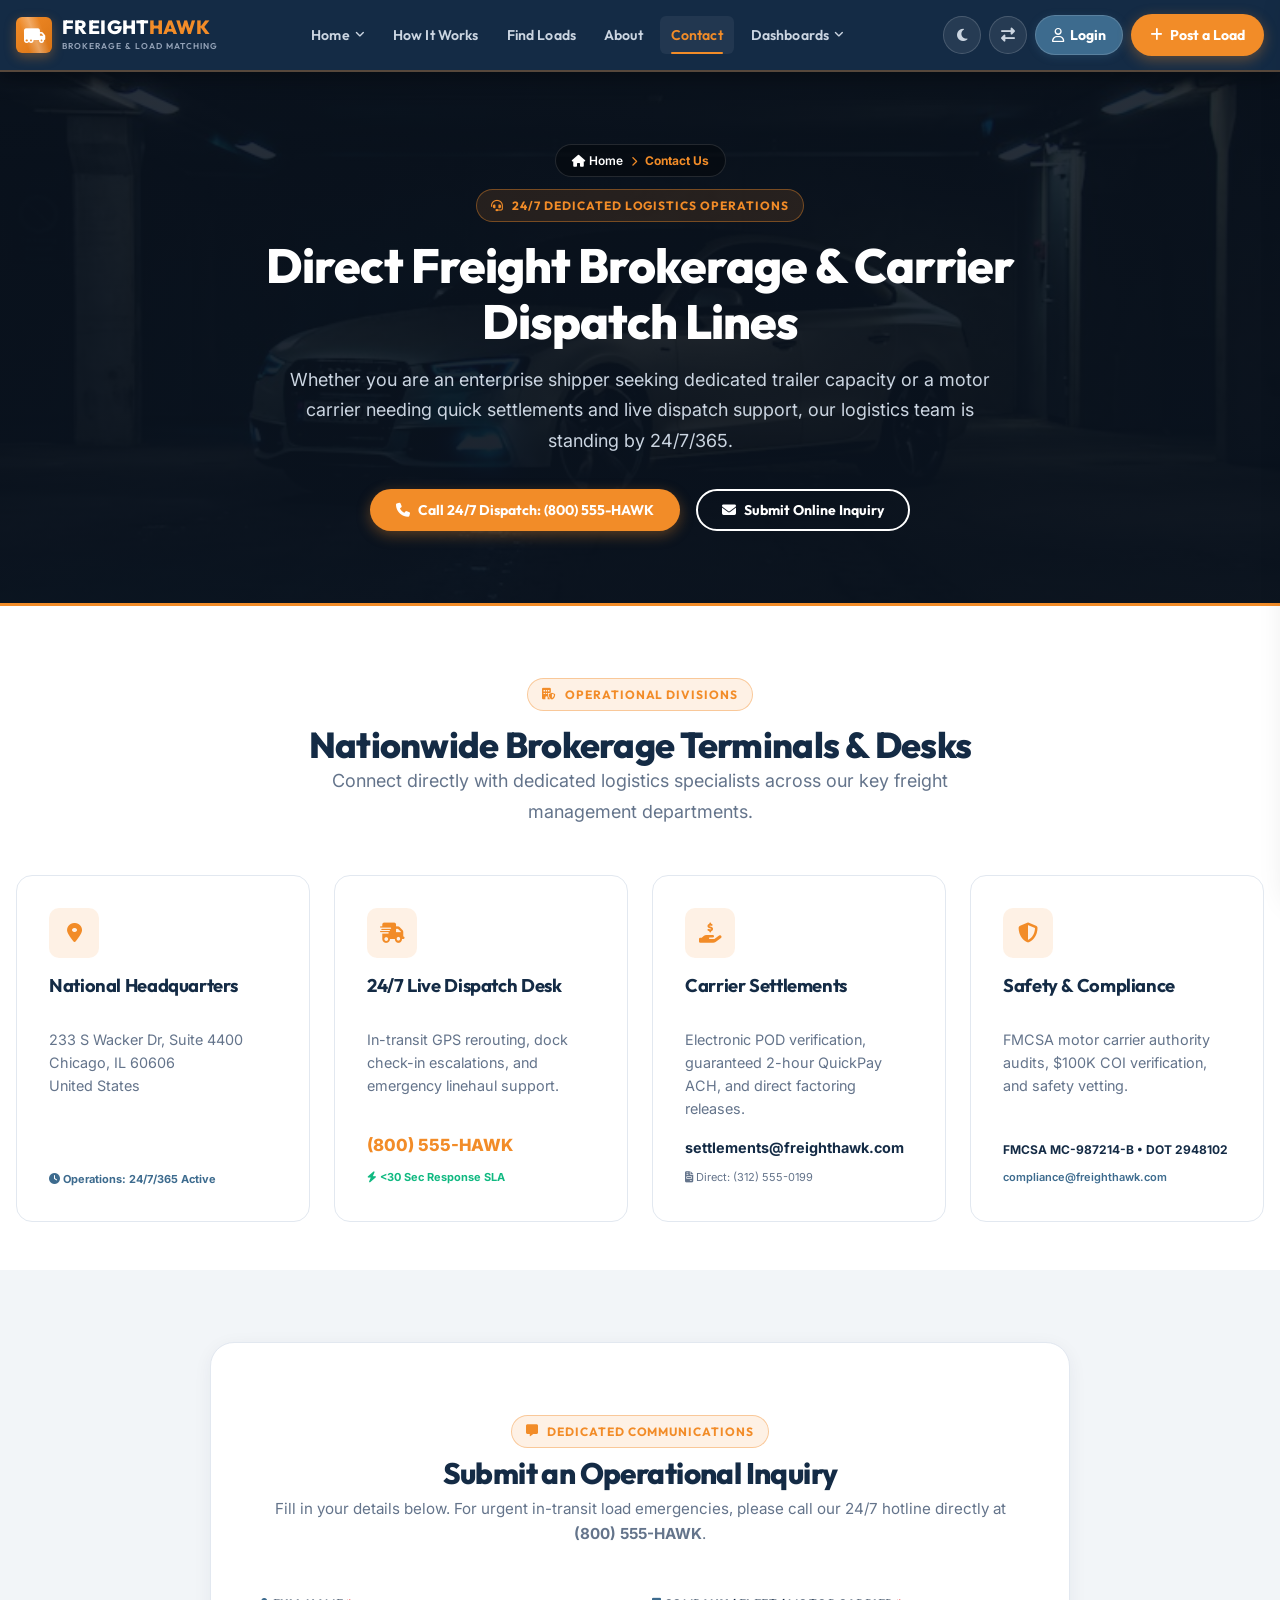
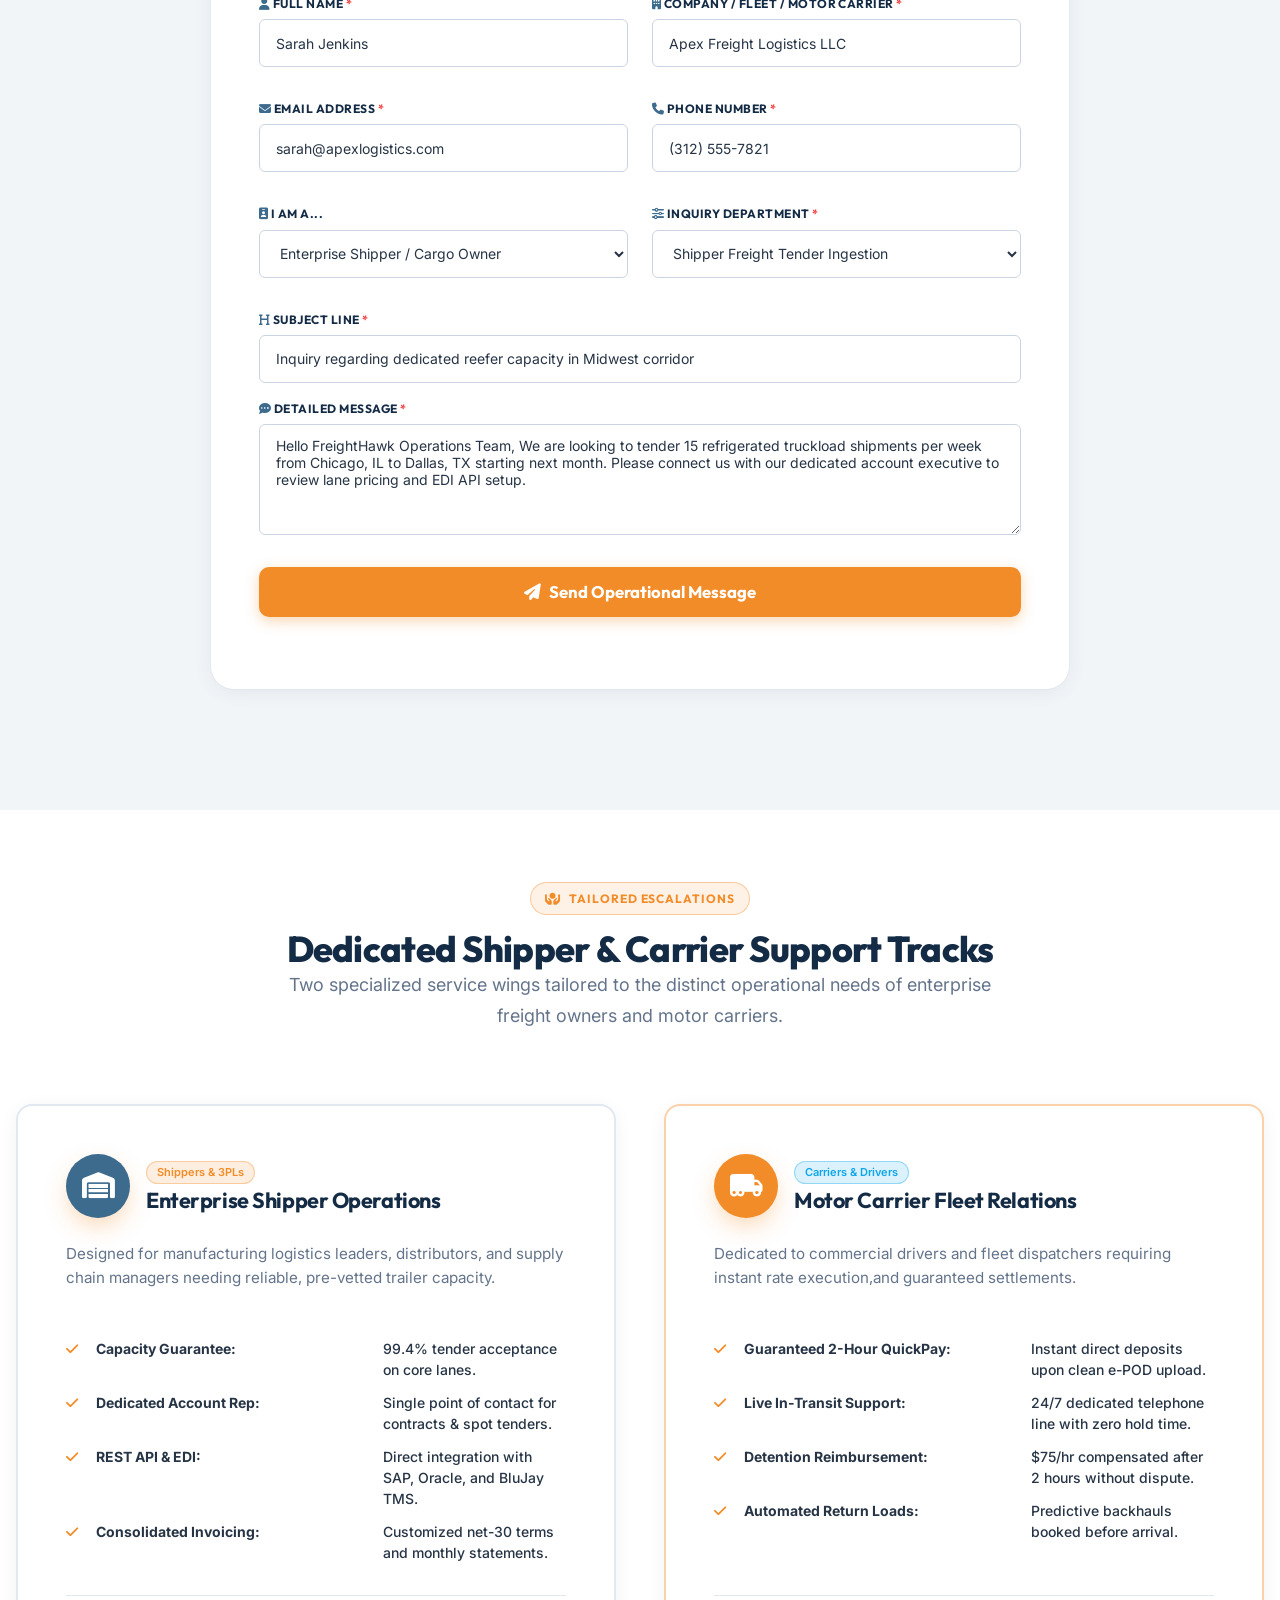
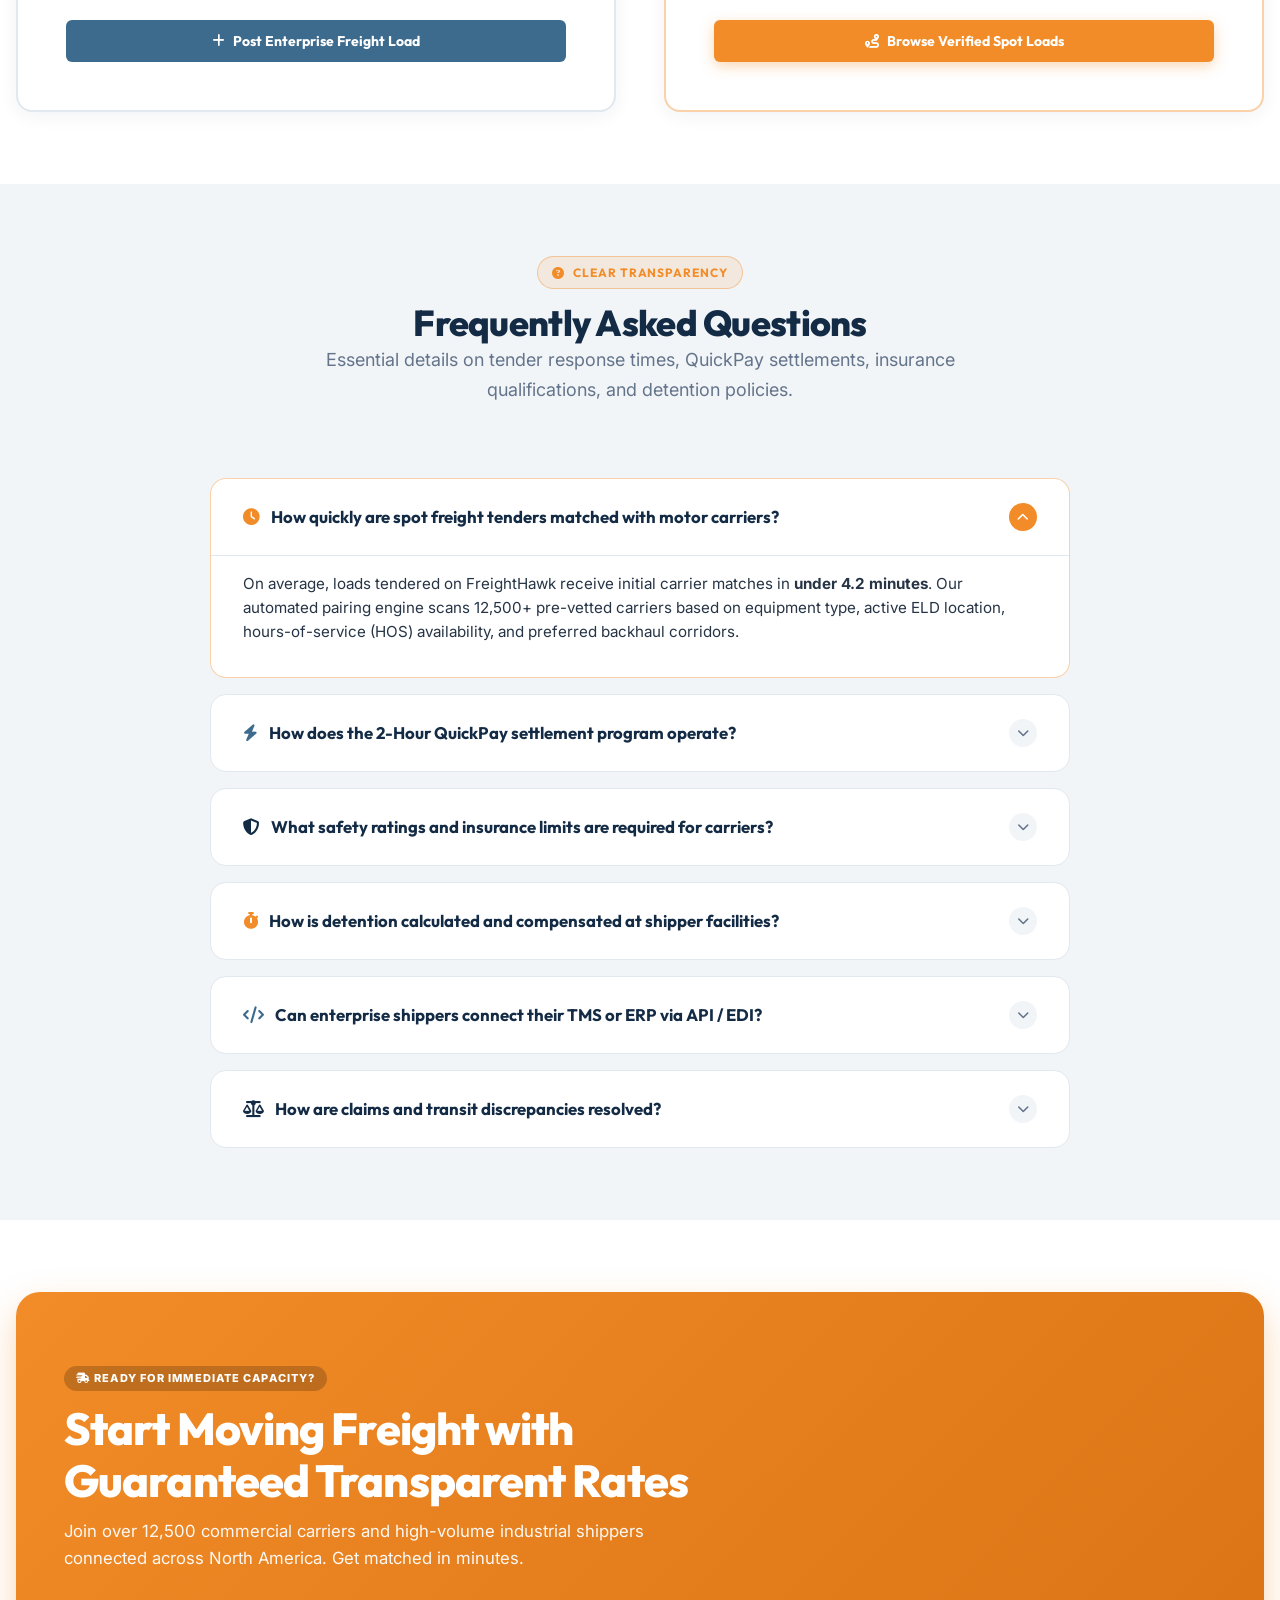
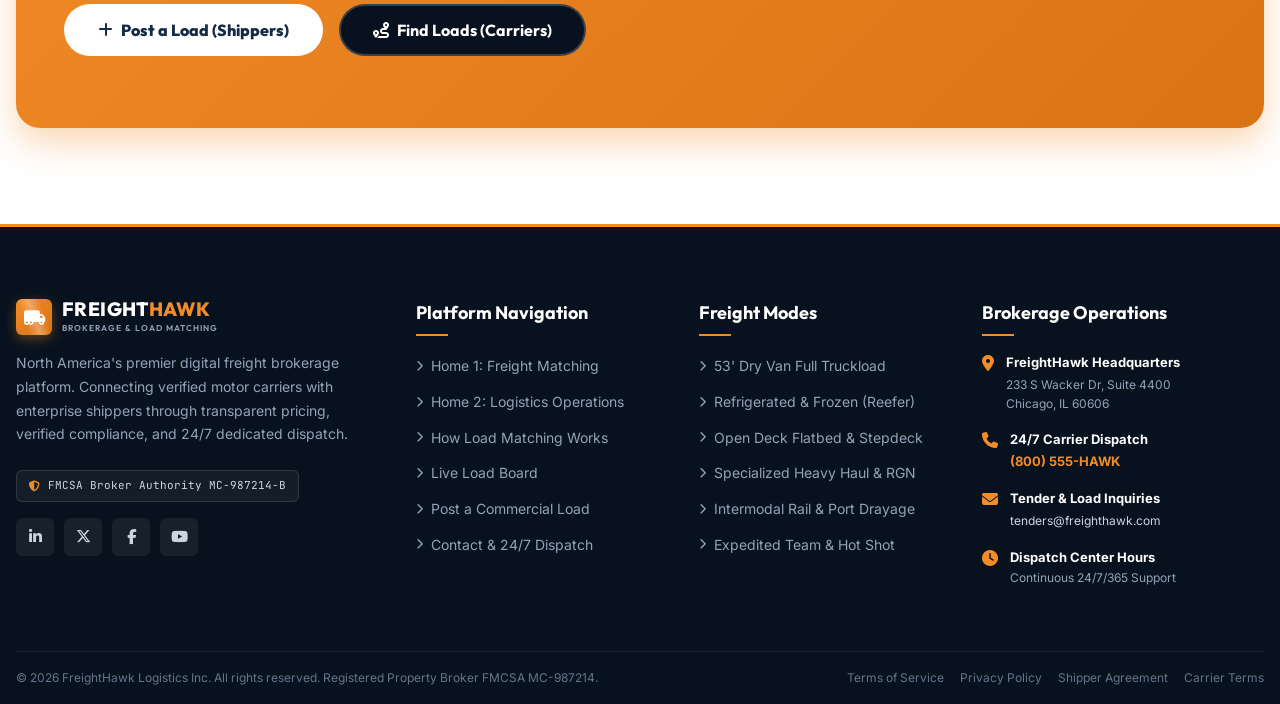
<file: contact.html>
<!DOCTYPE html>
<html lang="en" data-theme="light" dir="ltr">

<head>
  <meta charset="UTF-8">
  <meta name="viewport" content="width=device-width, initial-scale=1.0">
  <title>FreightHawk — Contact &amp; 24/7 Dedicated Freight Dispatch</title>
  <meta name="description"
    content="Get in touch with FreightHawk freight brokerage operations. Contact our 24/7 dispatch desk, carrier settlements line, shipper tender support, or submit an online operational inquiry.">

  <!-- FontAwesome 6 for Industrial Logistics Icons -->
  <link rel="stylesheet" href="https://cdnjs.cloudflare.com/ajax/libs/font-awesome/6.5.1/css/all.min.css"
    integrity="sha512-DTOQO9RWCH3ppGqcWaEA1BIZOC6xxalwEsw9c2QQeAIftl+Vegovlnee1c9QX4TctnWMn13TZye+giMm8e2LwA=="
    crossorigin="anonymous" referrerpolicy="no-referrer" />

  <link rel="icon" type="image/svg+xml" href="assets/images/favicon.svg">

  <!-- Foundation & Component Stylesheets inside assets/css -->
  <link rel="stylesheet" href="assets/css/foundation.css">
  <link rel="stylesheet" href="assets/css/components.css">
</head>

<body>

  <!-- ======================================================================
       PAGE PRELOADER (Global Branded Loading State)
       ====================================================================== -->
  <div id="pageLoader" class="fh-page-loader" aria-hidden="true">
    <div class="fh-loader-spinner-wrapper">
      <div class="fh-loader-ring"></div>
      <i class="fa-solid fa-truck-fast fh-loader-center-icon"></i>
    </div>
    <div class="fh-loader-brand">FREIGHT<span>HAWK</span></div>
    <div class="fh-loader-bar"><div class="fh-loader-bar-fill"></div></div>
  </div>

  <!-- ======================================================================
       MAIN NAVBAR (Standardized Header)
       ====================================================================== -->
  <header class="fh-header" id="mainHeader">
    <nav class="fh-navbar" aria-label="Main Navigation">
      <!-- Brand Logo -->
      <a href="index.html" class="fh-brand" aria-label="FreightHawk Home">
        <div class="fh-brand-icon">
          <i class="fa-solid fa-truck-moving"></i>
        </div>
        <div class="fh-brand-text">
          <div class="fh-brand-title">FREIGHT<span>HAWK</span></div>
          <div class="fh-brand-sub">Brokerage &amp; Load Matching</div>
        </div>
      </a>

      <!-- Desktop Navigation Menu -->
      <ul class="fh-nav-menu">
        <li class="fh-nav-item">
          <a href="index.html" class="fh-nav-link">Home <i class="fa-solid fa-angle-down"
              style="font-size: 11px;"></i></a>
          <div class="fh-dropdown-menu">
            <a href="index.html" class="fh-dropdown-item">Home 1: Freight Matching <span
                class="fh-badge fh-badge-available">Available</span></a>
            <a href="home-2.html" class="fh-dropdown-item">Home 2: Logistics Operations <span
                class="fh-badge fh-badge-verified">Active</span></a>
          </div>
        </li>
        <li class="fh-nav-item">
          <a href="how-it-works.html" class="fh-nav-link">How It Works</a>
        </li>
        <li class="fh-nav-item">
          <a href="find-loads.html" class="fh-nav-link">Find Loads</a>
        </li>
        <li class="fh-nav-item">
          <a href="about.html" class="fh-nav-link">About</a>
        </li>
        <li class="fh-nav-item">
          <a href="contact.html" class="fh-nav-link active">Contact</a>
        </li>
        <li class="fh-nav-item">
          <a href="dashboard-shipper.html" class="fh-nav-link" data-nav="dashboards">Dashboards <i
              class="fa-solid fa-angle-down" style="font-size: 11px;"></i></a>
          <div class="fh-dropdown-menu">
            <a href="dashboard-shipper.html" class="fh-dropdown-item"><i class="fa-solid fa-chart-line text-steel"></i>
              Shipper Dashboard</a>
            <a href="dashboard-carrier.html" class="fh-dropdown-item"><i class="fa-solid fa-truck text-orange"></i>
              Carrier Dashboard</a>
          </div>
        </li>
        <li class="fh-nav-item">
          <a href="login.html" class="fh-nav-link fh-nav-link-login"><i class="fa-regular fa-user"></i> Login</a>
        </li>
      </ul>

      <!-- Nav Actions -->
      <div class="fh-nav-actions">
        <button type="button" class="fh-icon-btn" data-theme-toggle title="Toggle Light/Dark Theme"
          aria-label="Toggle Light/Dark Theme">
          <i class="fa-solid fa-moon"></i>
        </button>

        <button type="button" class="fh-icon-btn" data-dir-toggle title="Toggle LTR/RTL Direction"
          aria-label="Toggle LTR/RTL Direction">
          <i class="fa-solid fa-right-left"></i>
        </button>

        <a href="login.html" class="fh-btn-login">
          <i class="fa-regular fa-user"></i> Login
        </a>

        <a href="post-load.html" class="fh-nav-cta">
          <i class="fa-solid fa-plus"></i>
          <span>Post a Load</span>
        </a>

        <button type="button" class="fh-nav-toggle" aria-label="Toggle mobile menu" id="mobileMenuBtn">
          <i class="fa-solid fa-bars"></i>
        </button>
      </div>
    </nav>
  </header>

  <!-- ======================================================================
       MOBILE DRAWER NAVIGATION
       ====================================================================== -->
  <div class="fh-drawer-backdrop" id="drawerBackdrop"></div>
  <aside class="fh-mobile-drawer" id="mobileDrawer" aria-label="Mobile menu">
    <div class="fh-drawer-header">
      <div class="fh-brand">
        <div class="fh-brand-icon">
          <i class="fa-solid fa-truck-moving"></i>
        </div>
        <div class="fh-brand-title">FREIGHT<span>HAWK</span></div>
      </div>
      <button type="button" class="fh-drawer-close" aria-label="Close menu"><i class="fa-solid fa-xmark"></i></button>
    </div>

    <!-- Mobile Navigation Links -->
    <ul class="fh-mobile-nav">
      <li class="fh-mobile-item-dropdown">
        <button type="button" class="fh-mobile-dropdown-toggle" data-target="mobileHomeDropdown" aria-expanded="false">
          <span class="fh-mobile-dropdown-title"><i class="fa-solid fa-house"></i> Home</span>
          <i class="fa-solid fa-angle-down fh-mobile-arrow"></i>
        </button>
        <ul class="fh-mobile-subnav" id="mobileHomeDropdown">
          <li>
            <a href="index.html" class="fh-mobile-sublink">
              <span>Home 1: Freight Matching</span>
              <span class="fh-badge fh-badge-available" style="font-size: 10px; padding: 2px 6px;">Available</span>
            </a>
          </li>
          <li>
            <a href="home-2.html" class="fh-mobile-sublink">
              <span>Home 2: Logistics Operations</span>
              <span class="fh-badge fh-badge-verified" style="font-size: 10px; padding: 2px 6px;">Active</span>
            </a>
          </li>
        </ul>
      </li>
      <li><a href="how-it-works.html" class="fh-mobile-link"><i class="fa-solid fa-diagram-project"></i> How It
          Works</a></li>
      <li><a href="find-loads.html" class="fh-mobile-link"><i class="fa-solid fa-route"></i> Find Loads</a></li>
      <li><a href="about.html" class="fh-mobile-link"><i class="fa-solid fa-circle-info"></i> About</a></li>
      <li><a href="contact.html" class="fh-mobile-link active"><i class="fa-solid fa-phone"></i> Contact</a></li>

      <!-- Dashboards with Interactive Dropdown in Mobile Drawer -->
      <li class="fh-mobile-item-dropdown">
        <button type="button" class="fh-mobile-dropdown-toggle" id="mobileDashboardsToggle"
          data-target="mobileDashboardsDropdown" aria-expanded="false">
          <span class="fh-mobile-dropdown-title"><i class="fa-solid fa-chart-pie"></i> Dashboards</span>
          <i class="fa-solid fa-angle-down fh-mobile-arrow"></i>
        </button>
        <ul class="fh-mobile-subnav" id="mobileDashboardsDropdown">
          <li>
            <a href="dashboard-shipper.html" class="fh-mobile-sublink">
              <span class="fh-flex fh-items-center fh-gap-sm"><i class="fa-solid fa-chart-line text-steel"></i> Shipper
                Dashboard</span>
              <span class="fh-badge fh-badge-available" style="font-size: 10px; padding: 2px 6px;">Live</span>
            </a>
          </li>
          <li>
            <a href="dashboard-carrier.html" class="fh-mobile-sublink">
              <span class="fh-flex fh-items-center fh-gap-sm"><i class="fa-solid fa-truck text-orange"></i> Carrier
                Dashboard</span>
              <span class="fh-badge fh-badge-verified" style="font-size: 10px; padding: 2px 6px;">Live</span>
            </a>
          </li>
        </ul>
      </li>
      <li>
        <a href="login.html" class="fh-mobile-link fh-mobile-link-login">
          <i class="fa-regular fa-user"></i> Login / Client Portal
        </a>
      </li>
    </ul>

    <!-- Mobile Drawer Preferences & Controls -->
    <div style="margin-top: auto; padding-top: var(--space-lg); border-top: 1px solid rgba(255,255,255,0.1);">
      <div class="fh-drawer-prefs-box">
        <span class="fh-drawer-prefs-label">Preferences:</span>
        <div class="fh-drawer-prefs-actions">
          <button type="button" class="fh-icon-btn" data-theme-toggle title="Toggle Light/Dark Theme" aria-label="Toggle Light/Dark Theme">
            <i class="fa-solid fa-moon"></i>
          </button>
          <button type="button" class="fh-icon-btn" data-dir-toggle title="Toggle LTR/RTL Direction" aria-label="Toggle LTR/RTL Direction">
            <i class="fa-solid fa-right-left"></i>
          </button>
        </div>
      </div>
      <a href="login.html" class="fh-btn-login"
        style="width: 100%; justify-content: center; margin-bottom: var(--space-sm);">
        <i class="fa-regular fa-user"></i> Login / Register
      </a>
      <a href="post-load.html" class="fh-nav-cta" style="width: 100%; justify-content: center;">
        <i class="fa-solid fa-plus"></i> Post a Load
      </a>
    </div>
  </aside>

  <!-- ======================================================================
       SECTION 1: CONTACT HERO
       ====================================================================== -->
  <section class="fh-page-banner"
    style="background-image: linear-gradient(rgba(10, 19, 31, 0.88), rgba(10, 19, 31, 0.94)), url('assets/images/fleet-ops.jpg');">
    <div class="fh-container text-center">
      <div style="max-width: 820px; margin-inline: auto;">
        <!-- Line 1: Breadcrumb Navigation -->
        <div class="fh-breadcrumb-wrapper">
          <nav class="fh-breadcrumb" aria-label="Breadcrumb">
            <a href="index.html"><i class="fa-solid fa-house"></i> Home</a>
            <span class="divider"><i class="fa-solid fa-chevron-right flip-rtl"></i></span>
            <span class="current">Contact Us</span>
          </nav>
        </div>

        <!-- Line 2: Eyebrow Pill -->
        <div class="fh-eyebrow-wrapper">
          <div class="fh-eyebrow-pill">
            <i class="fa-solid fa-headset text-orange"></i> 24/7 Dedicated Logistics Operations
          </div>
        </div>

        <h1
          style="color: #FFFFFF; font-size: clamp(2rem, 4vw, 3rem); line-height: 1.15; margin-bottom: var(--space-md);">
          Direct Freight Brokerage &amp; Carrier Dispatch Lines
        </h1>

        <p class="lead" style="color: #CBD5E1; margin-bottom: var(--space-xl); max-width: 720px; margin-inline: auto;">
          Whether you are an enterprise shipper seeking dedicated trailer capacity or a motor carrier needing quick
          settlements and live dispatch support, our logistics team is standing by 24/7/365.
        </p>

        <div class="fh-flex fh-gap-md fh-justify-center" style="flex-wrap: wrap;">
          <a href="tel:8005554295" class="fh-btn fh-btn-primary fh-btn-pill">
            <i class="fa-solid fa-phone"></i> Call 24/7 Dispatch: (800) 555-HAWK
          </a>
          <a href="#inquiry-form-section" class="fh-btn fh-btn-outline-navy fh-btn-pill"
            style="border-color: #FFFFFF; color: #FFFFFF;">
            <i class="fa-solid fa-envelope"></i> Submit Online Inquiry
          </a>
        </div>
      </div>
    </div>
  </section>

  <!-- ======================================================================
       SECTION 2: CONTACT INFORMATION & OPERATIONAL DESKS
       ====================================================================== -->
  <section class="fh-section" style="padding-bottom: var(--space-2xl);">
    <div class="fh-container">
      <div class="text-center" style="max-width: 720px; margin-inline: auto; margin-bottom: var(--space-2xl);">
        <div class="fh-eyebrow-pill">
          <i class="fa-solid fa-building-shield"></i> Operational Divisions
        </div>
        <h2>Nationwide Brokerage Terminals &amp; Desks</h2>
        <p class="lead">Connect directly with dedicated logistics specialists across our key freight management
          departments.</p>
      </div>

      <!-- 4-Card Contact Operations Grid -->
      <div class="fh-contact-grid">
        <!-- Card 1: National HQ Terminal -->
        <div class="fh-contact-card">
          <div class="fh-contact-icon">
            <i class="fa-solid fa-location-dot"></i>
          </div>
          <h4 style="font-size: 1.15rem; margin-bottom: 6px;">National Headquarters</h4>
          <p class="text-muted" style="font-size: 0.9rem; margin-bottom: var(--space-md);">
            233 S Wacker Dr, Suite 4400<br>Chicago, IL 60606<br>United States
          </p>
          <div style="margin-top: auto; font-size: 11px; font-weight: 700; color: var(--color-steel-blue);">
            <i class="fa-solid fa-clock"></i> Operations: 24/7/365 Active
          </div>
        </div>

        <!-- Card 2: 24/7 Live Dispatch Desk -->
        <div class="fh-contact-card">
          <div class="fh-contact-icon">
            <i class="fa-solid fa-truck-fast"></i>
          </div>
          <h4 style="font-size: 1.15rem; margin-bottom: 6px;">24/7 Live Dispatch Desk</h4>
          <p class="text-muted" style="font-size: 0.9rem; margin-bottom: var(--space-md);">
            In-transit GPS rerouting, dock check-in escalations, and emergency linehaul support.
          </p>
          <div style="margin-top: auto;">
            <a href="tel:8005554295"
              style="font-weight: 800; font-size: 1.05rem; color: var(--color-safety-orange); display: block; margin-bottom: 4px;">
              (800) 555-HAWK
            </a>
            <span style="font-size: 11px; color: #10B981; font-weight: 700;"><i class="fa-solid fa-bolt"></i> &lt;30 Sec
              Response SLA</span>
          </div>
        </div>

        <!-- Card 3: Carrier Settlements & QuickPay -->
        <div class="fh-contact-card">
          <div class="fh-contact-icon">
            <i class="fa-solid fa-hand-holding-dollar"></i>
          </div>
          <h4 style="font-size: 1.15rem; margin-bottom: 6px;">Carrier Settlements</h4>
          <p class="text-muted" style="font-size: 0.9rem; margin-bottom: var(--space-md);">
            Electronic POD verification, guaranteed 2-hour QuickPay ACH, and direct factoring releases.
          </p>
          <div style="margin-top: auto;">
            <a href="mailto:settlements@freighthawk.com"
              style="font-weight: 700; font-size: 0.9rem; color: var(--text-heading); display: block; margin-bottom: 4px;">
              settlements@freighthawk.com
            </a>
            <span style="font-size: 11px; color: var(--text-muted);"><i class="fa-solid fa-file-invoice"></i> Direct:
              (312) 555-0199</span>
          </div>
        </div>

        <!-- Card 4: Safety & FMCSA Compliance -->
        <div class="fh-contact-card">
          <div class="fh-contact-icon">
            <i class="fa-solid fa-shield-halved"></i>
          </div>
          <h4 style="font-size: 1.15rem; margin-bottom: 6px;">Safety &amp; Compliance</h4>
          <p class="text-muted" style="font-size: 0.9rem; margin-bottom: var(--space-md);">
            FMCSA motor carrier authority audits, $100K COI verification, and safety vetting.
          </p>
          <div style="margin-top: auto;">
            <span
              style="font-size: 12px; font-weight: 700; color: var(--text-heading); display: block; margin-bottom: 4px;">
              FMCSA MC-987214-B &bull; DOT 2948102
            </span>
            <a href="mailto:compliance@freighthawk.com"
              style="font-size: 11px; color: var(--color-steel-blue); font-weight: 600;">
              compliance@freighthawk.com
            </a>
          </div>
        </div>
      </div>
    </div>
  </section>

  <!-- ======================================================================
       SECTION 3: GENERAL ENQUIRY FORM (Centered Card with Validation)
       ====================================================================== -->
  <section class="fh-section fh-section-secondary" id="inquiry-form-section">
    <div class="fh-container">
      <div style="max-width: 860px; margin-inline: auto;">

        <!-- Success Ticket State (Hidden by default, shown upon submit) -->
        <div class="fh-confirmation-card" id="contactSuccessState" style="display: none;">
          <div class="fh-confirmation-icon">
            <i class="fa-solid fa-paper-plane"></i>
          </div>
          <span class="fh-badge fh-badge-available"
            style="font-size: 12px; padding: 4px 12px; margin-bottom: var(--space-sm);">
            <i class="fa-solid fa-check"></i> Inquiry Ticket Logged
          </span>
          <h2 style="margin-bottom: 6px; font-size: 1.8rem;">Thank You! Your Request Has Been Received</h2>
          <p class="text-muted" style="max-width: 580px; margin-inline: auto; margin-bottom: var(--space-md);">
            Your message has been assigned to a FreightHawk regional logistics coordinator. You will receive an email
            response in under 15 minutes.
          </p>
          <div class="fh-ref-badge" id="ticketNumberDisplay">TICKET-FH-928410</div>

          <div
            style="background: rgba(242, 140, 40, 0.1); border: 1px solid rgba(242, 140, 40, 0.3); border-radius: var(--radius-md); padding: 12px 18px; max-width: 580px; margin: var(--space-lg) auto; font-size: 12px; color: var(--text-main); text-align: left;">
            <i class="fa-solid fa-circle-info text-orange" style="margin-right: 6px;"></i>
            <strong>Interactive Demo State:</strong> This submission was processed in the front-end demonstration
            environment. No live email has been transmitted.
          </div>

          <div class="fh-flex fh-gap-md fh-justify-center" style="margin-top: var(--space-lg); flex-wrap: wrap;">
            <button type="button" class="fh-btn fh-btn-primary fh-btn-pill" onclick="resetContactForm();">
              <i class="fa-solid fa-envelope"></i> Send Another Message
            </button>
            <a href="post-load.html" class="fh-btn fh-btn-secondary fh-btn-pill">
              <i class="fa-solid fa-plus"></i> Tender a Freight Load
            </a>
          </div>
        </div>

        <!-- Contact Form Card -->
        <div class="fh-form-card" id="contactFormContainer" style="padding: var(--space-3xl) var(--space-2xl);">
          <div class="text-center" style="margin-bottom: var(--space-2xl);">
            <div class="fh-eyebrow-pill" style="margin-bottom: var(--space-xs);">
              <i class="fa-solid fa-message"></i> Dedicated Communications
            </div>
            <h2 style="font-size: 1.85rem; margin-bottom: 6px;">Submit an Operational Inquiry</h2>
            <p class="text-muted" style="margin: 0; font-size: 0.95rem;">
              Fill in your details below. For urgent in-transit load emergencies, please call our 24/7 hotline directly
              at <strong>(800) 555-HAWK</strong>.
            </p>
          </div>

          <form id="generalInquiryForm" onsubmit="handleContactSubmit(event)" novalidate>
            <!-- Row 1: Name & Company -->
            <div class="fh-grid fh-grid-2" style="margin-bottom: var(--space-md);">
              <div class="fh-form-group">
                <label class="fh-label" for="contactFullName"><i class="fa-solid fa-user text-steel"></i> Full Name
                  <span style="color: #EF4444;">*</span></label>
                <input type="text" class="fh-input" id="contactFullName" placeholder="e.g. Sarah Jenkins" required
                  value="Sarah Jenkins">
                <div class="fh-invalid-feedback">Please enter your full name.</div>
              </div>

              <div class="fh-form-group">
                <label class="fh-label" for="contactCompany"><i class="fa-solid fa-building text-steel"></i> Company /
                  Fleet / Motor Carrier <span style="color: #EF4444;">*</span></label>
                <input type="text" class="fh-input" id="contactCompany" placeholder="e.g. Apex Freight Logistics LLC"
                  required value="Apex Freight Logistics LLC">
                <div class="fh-invalid-feedback">Company or carrier name is required.</div>
              </div>
            </div>

            <!-- Row 2: Email & Phone -->
            <div class="fh-grid fh-grid-2" style="margin-bottom: var(--space-md);">
              <div class="fh-form-group">
                <label class="fh-label" for="contactEmail"><i class="fa-solid fa-envelope text-steel"></i> Email Address
                  <span style="color: #EF4444;">*</span></label>
                <input type="email" class="fh-input" id="contactEmail" placeholder="sarah@company.com" required
                  value="sarah@apexlogistics.com">
                <div class="fh-invalid-feedback">A valid email address is required.</div>
              </div>

              <div class="fh-form-group">
                <label class="fh-label" for="contactPhone"><i class="fa-solid fa-phone text-steel"></i> Phone Number
                  <span style="color: #EF4444;">*</span></label>
                <input type="tel" class="fh-input" id="contactPhone" placeholder="(555) 000-0000" required
                  value="(312) 555-7821">
                <div class="fh-invalid-feedback">Please enter a phone number.</div>
              </div>
            </div>

            <!-- Row 3: Role & Department -->
            <div class="fh-grid fh-grid-2" style="margin-bottom: var(--space-md);">
              <div class="fh-form-group">
                <label class="fh-label" for="contactRole"><i class="fa-solid fa-id-badge text-steel"></i> I am
                  a...</label>
                <select class="fh-select" id="contactRole">
                  <option value="Enterprise Shipper / Cargo Owner">Enterprise Shipper / Cargo Owner</option>
                  <option value="Commercial Motor Carrier / Fleet">Commercial Motor Carrier / Fleet Owner</option>
                  <option value="Independent Owner-Operator">Independent Owner-Operator</option>
                  <option value="Factoring / Finance Partner">Factoring / Finance Partner</option>
                  <option value="Other Industry Partner">Other Industry Partner</option>
                </select>
              </div>

              <div class="fh-form-group">
                <label class="fh-label" for="contactDepartment"><i class="fa-solid fa-sliders text-steel"></i> Inquiry
                  Department <span style="color: #EF4444;">*</span></label>
                <select class="fh-select" id="contactDepartment" required>
                  <option value="Shipper Freight Tender Ingestion">Shipper Freight Tender Ingestion</option>
                  <option value="Carrier Onboarding &amp; Vetting">Carrier Onboarding &amp; Vetting</option>
                  <option value="Settlement &amp; QuickPay Status">Settlement &amp; 2-Hour QuickPay Status</option>
                  <option value="Detention Compensation Claim">Facility Detention Compensation Claim</option>
                  <option value="General Operations Inquiry">General Operations Inquiry</option>
                </select>
              </div>
            </div>

            <!-- Row 4: Subject -->
            <div class="fh-form-group" style="margin-bottom: var(--space-md);">
              <label class="fh-label" for="contactSubject"><i class="fa-solid fa-heading text-steel"></i> Subject Line
                <span style="color: #EF4444;">*</span></label>
              <input type="text" class="fh-input" id="contactSubject" placeholder="Brief summary of your inquiry..."
                required value="Inquiry regarding dedicated reefer capacity in Midwest corridor">
              <div class="fh-invalid-feedback">Please provide a subject line.</div>
            </div>

            <!-- Row 5: Message Textarea -->
            <div class="fh-form-group" style="margin-bottom: var(--space-xl);">
              <label class="fh-label" for="contactMessage"><i class="fa-solid fa-comment-dots text-steel"></i> Detailed
                Message <span style="color: #EF4444;">*</span></label>
              <textarea class="fh-textarea" id="contactMessage" rows="5"
                placeholder="Please provide specific tender references, lane details, or carrier authority MC numbers..."
                required>Hello FreightHawk Operations Team, We are looking to tender 15 refrigerated truckload shipments per week from Chicago, IL to Dallas, TX starting next month. Please connect us with our dedicated account executive to review lane pricing and EDI API setup.</textarea>
              <div class="fh-invalid-feedback">Please type your message before submitting.</div>
            </div>

            <button type="submit" class="fh-btn fh-btn-primary fh-btn-lg"
              style="width: 100%; height: 50px; font-size: 1.05rem;">
              <i class="fa-solid fa-paper-plane"></i> Send Operational Message
            </button>
          </form>
        </div>
      </div>
    </div>
  </section>

  <!-- ======================================================================
       SECTION 4: SHIPPER SUPPORT & CARRIER SUPPORT PATHWAYS
       ====================================================================== -->
  <section class="fh-section" id="support-pathways">
    <div class="fh-container">
      <div class="text-center" style="max-width: 720px; margin-inline: auto; margin-bottom: var(--space-3xl);">
        <div class="fh-eyebrow-pill">
          <i class="fa-solid fa-hands-holding-circle"></i> Tailored Escalations
        </div>
        <h2>Dedicated Shipper &amp; Carrier Support Tracks</h2>
        <p class="lead">Two specialized service wings tailored to the distinct operational needs of enterprise freight
          owners and motor carriers.</p>
      </div>

      <div class="fh-grid fh-grid-2" style="gap: var(--space-2xl);">
        <!-- Pathway 1: Shipper Support -->
        <div class="fh-card"
          style="padding: var(--space-2xl); border: 2px solid var(--border-subtle); display: flex; flex-direction: column;">
          <div class="fh-flex fh-items-center fh-gap-md" style="margin-bottom: var(--space-lg);">
            <div class="fh-card-icon-wrapper" style="margin: 0; background: var(--color-steel-blue); color: #FFFFFF;">
              <i class="fa-solid fa-warehouse"></i>
            </div>
            <div>
              <span class="fh-badge fh-badge-available" style="font-size: 11px;">Shippers &amp; 3PLs</span>
              <h3 style="font-size: 1.35rem; margin: 4px 0 0 0;">Enterprise Shipper Operations</h3>
            </div>
          </div>

          <p class="text-muted" style="margin-bottom: var(--space-lg); font-size: 0.95rem;">
            Designed for manufacturing logistics leaders, distributors, and supply chain managers needing reliable,
            pre-vetted trailer capacity.
          </p>

          <ul class="fh-pathway-list" style="margin-bottom: var(--space-xl);">
            <li><i class="fa-solid fa-check"></i> <strong>Capacity Guarantee:</strong> <span>99.4% tender acceptance on
                core lanes.</span></li>
            <li><i class="fa-solid fa-check"></i> <strong>Dedicated Account Rep:</strong> <span>Single point of contact
                for contracts &amp; spot tenders.</span></li>
            <li><i class="fa-solid fa-check"></i> <strong>REST API &amp; EDI:</strong> <span>Direct integration with
                SAP, Oracle, and BluJay TMS.</span></li>
            <li><i class="fa-solid fa-check"></i> <strong>Consolidated Invoicing:</strong> <span>Customized net-30 terms
                and monthly statements.</span></li>
          </ul>

          <div style="margin-top: auto; padding-top: var(--space-lg); border-top: 1px solid var(--border-subtle);">
            <a href="post-load.html" class="fh-btn fh-btn-secondary" style="width: 100%; justify-content: center;">
              <i class="fa-solid fa-plus"></i> Post Enterprise Freight Load
            </a>
          </div>
        </div>

        <!-- Pathway 2: Carrier Support -->
        <div class="fh-card"
          style="padding: var(--space-2xl); border: 2px solid var(--border-orange); display: flex; flex-direction: column;">
          <div class="fh-flex fh-items-center fh-gap-md" style="margin-bottom: var(--space-lg);">
            <div class="fh-card-icon-wrapper"
              style="margin: 0; background: var(--color-safety-orange); color: #FFFFFF;">
              <i class="fa-solid fa-truck-moving"></i>
            </div>
            <div>
              <span class="fh-badge fh-badge-verified" style="font-size: 11px;">Carriers &amp; Drivers</span>
              <h3 style="font-size: 1.35rem; margin: 4px 0 0 0;">Motor Carrier Fleet Relations</h3>
            </div>
          </div>

          <p class="text-muted" style="margin-bottom: var(--space-lg); font-size: 0.95rem;">
            Dedicated to commercial drivers and fleet dispatchers requiring instant rate execution,and guaranteed
            settlements.
          </p>

          <ul class="fh-pathway-list" style="margin-bottom: var(--space-xl);">
            <li><i class="fa-solid fa-check"></i> <strong>Guaranteed 2-Hour QuickPay:</strong> <span>Instant direct
                deposits upon clean e-POD upload.</span></li>
            <li><i class="fa-solid fa-check"></i> <strong>Live In-Transit Support:</strong> <span>24/7 dedicated
                telephone line with zero hold time.</span></li>
            <li><i class="fa-solid fa-check"></i> <strong>Detention Reimbursement:</strong> <span>$75/hr compensated
                after 2 hours without dispute.</span></li>
            <li><i class="fa-solid fa-check"></i> <strong>Automated Return Loads:</strong> <span>Predictive backhauls
                booked before arrival.</span></li>
          </ul>

          <div style="margin-top: auto; padding-top: var(--space-lg); border-top: 1px solid var(--border-subtle);">
            <a href="find-loads.html" class="fh-btn fh-btn-primary" style="width: 100%; justify-content: center;">
              <i class="fa-solid fa-route"></i> Browse Verified Spot Loads
            </a>
          </div>
        </div>
      </div>
    </div>
  </section>

  <!-- ======================================================================
       SECTION 5: FREQUENTLY ASKED QUESTIONS (Interactive Accordion)
       ====================================================================== -->
  <section class="fh-section fh-section-secondary" id="faq">
    <div class="fh-container">
      <div class="text-center" style="max-width: 740px; margin-inline: auto; margin-bottom: var(--space-3xl);">
        <div class="fh-eyebrow-pill">
          <i class="fa-solid fa-circle-question"></i> Clear Transparency
        </div>
        <h2>Frequently Asked Questions</h2>
        <p class="lead">Essential details on tender response times, QuickPay settlements, insurance qualifications, and
          detention policies.</p>
      </div>

      <div style="max-width: 860px; margin-inline: auto;">
        <div class="fh-accordion">
          <!-- Item 1 -->
          <div class="fh-accordion-item active">
            <button type="button" class="fh-accordion-header" aria-expanded="true">
              <span><i class="fa-solid fa-clock text-orange" style="margin-right: 8px;"></i> How quickly are spot
                freight tenders matched with motor carriers?</span>
              <div class="fh-accordion-arrow"><i class="fa-solid fa-chevron-down"></i></div>
            </button>
            <div class="fh-accordion-body" style="max-height: 200px;">
              <div class="fh-accordion-content">
                On average, loads tendered on FreightHawk receive initial carrier matches in <strong>under 4.2
                  minutes</strong>. Our automated pairing engine scans 12,500+ pre-vetted carriers based on equipment
                type, active ELD location, hours-of-service (HOS) availability, and preferred backhaul corridors.
              </div>
            </div>
          </div>

          <!-- Item 2 -->
          <div class="fh-accordion-item">
            <button type="button" class="fh-accordion-header" aria-expanded="false">
              <span><i class="fa-solid fa-bolt text-steel" style="margin-right: 8px;"></i> How does the 2-Hour QuickPay
                settlement program operate?</span>
              <div class="fh-accordion-arrow"><i class="fa-solid fa-chevron-down"></i></div>
            </button>
            <div class="fh-accordion-body">
              <div class="fh-accordion-content">
                Motor carriers who upload clean electronic Proof of Delivery (e-POD) photos along with the signed Bill
                of Lading through the mobile portal receive direct ACH or wire transfer authorization within <strong>120
                  minutes</strong>. No factoring company notices of assignment (NOA) or hidden check fees are deducted.
              </div>
            </div>
          </div>

          <!-- Item 3 -->
          <div class="fh-accordion-item">
            <button type="button" class="fh-accordion-header" aria-expanded="false">
              <span><i class="fa-solid fa-shield-halved text-green" style="margin-right: 8px;"></i> What safety ratings
                and insurance limits are required for carriers?</span>
              <div class="fh-accordion-arrow"><i class="fa-solid fa-chevron-down"></i></div>
            </button>
            <div class="fh-accordion-body">
              <div class="fh-accordion-content">
                All motor carriers must possess active FMCSA interstate operating authority with at least 90 days
                tenure, a satisfactory or non-rated safety record, minimum <strong>$100,000 active cargo
                  insurance</strong>, and $1,000,000 public auto liability coverage. Our compliance bots continuously
                query FMCSA registries every 24 hours.
              </div>
            </div>
          </div>

          <!-- Item 4 -->
          <div class="fh-accordion-item">
            <button type="button" class="fh-accordion-header" aria-expanded="false">
              <span><i class="fa-solid fa-stopwatch text-orange" style="margin-right: 8px;"></i> How is detention
                calculated and compensated at shipper facilities?</span>
              <div class="fh-accordion-arrow"><i class="fa-solid fa-chevron-down"></i></div>
            </button>
            <div class="fh-accordion-body">
              <div class="fh-accordion-content">
                FreightHawk enforces an automatic <strong>$75/hour detention reimbursement</strong> after 2 free hours
                of wait time. Facility arrival and departure are recorded via driver smartphone GPS geofencing (0.5-mile
                boundary), eliminating dock disputes and manual check-in paperwork.
              </div>
            </div>
          </div>

          <!-- Item 5 -->
          <div class="fh-accordion-item">
            <button type="button" class="fh-accordion-header" aria-expanded="false">
              <span><i class="fa-solid fa-code text-steel" style="margin-right: 8px;"></i> Can enterprise shippers
                connect their TMS or ERP via API / EDI?</span>
              <div class="fh-accordion-arrow"><i class="fa-solid fa-chevron-down"></i></div>
            </button>
            <div class="fh-accordion-body">
              <div class="fh-accordion-content">
                Yes. FreightHawk provides modern RESTful APIs and supports standard EDI transactions (EDI 204 Load
                Tender, EDI 990 Response, EDI 214 Shipment Status, and EDI 210 Invoice). High-volume shippers can tender
                hundreds of loads daily with automated rate confirmation.
              </div>
            </div>
          </div>

          <!-- Item 6 -->
          <div class="fh-accordion-item">
            <button type="button" class="fh-accordion-header" aria-expanded="false">
              <span><i class="fa-solid fa-scale-balanced text-navy" style="margin-right: 8px;"></i> How are claims and
                transit discrepancies resolved?</span>
              <div class="fh-accordion-arrow"><i class="fa-solid fa-chevron-down"></i></div>
            </button>
            <div class="fh-accordion-body">
              <div class="fh-accordion-content">
                Our in-house claims division operates 24/7. In the rare event of cargo damage, overages, or shortages,
                dedicated adjusters investigate using digital timestamped photos, temperature logs, and GPS records to
                adjudicate claims under standard Carmack Amendment rules within 72 hours.
              </div>
            </div>
          </div>
        </div>
      </div>
    </div>
  </section>

  <!-- ======================================================================
       SECTION 6: FINAL CTA (Theme Safety Orange Banner)
       ====================================================================== -->
  <section class="fh-section" style="padding-bottom: var(--space-4xl);">
    <div class="fh-container">
      <div class="fh-cta-banner-orange">
        <div style="max-width: 650px;">
          <div
            style="font-size: 11px; text-transform: uppercase; letter-spacing: 0.1em; font-weight: 800; background: rgba(0, 0, 0, 0.2); padding: 4px 12px; border-radius: var(--radius-pill); display: inline-block; margin-bottom: var(--space-sm);">
            <i class="fa-solid fa-truck-fast"></i> Ready for Immediate Capacity?
          </div>
          <h2 style="font-size: clamp(1.8rem, 4vw, 2.8rem); line-height: 1.15; margin-bottom: var(--space-sm);">
            Start Moving Freight with Guaranteed Transparent Rates
          </h2>
          <p style="font-size: 1.05rem; opacity: 0.95; margin-bottom: 0;">
            Join over 12,500 commercial carriers and high-volume industrial shippers connected across North America. Get
            matched in minutes.
          </p>
        </div>

        <div class="fh-flex fh-gap-md" style="flex-wrap: wrap;">
          <a href="post-load.html" class="fh-btn fh-btn-lg fh-btn-pill"
            style="background: #FFFFFF; color: var(--color-deep-navy); font-weight: 800;">
            <i class="fa-solid fa-plus"></i> Post a Load (Shippers)
          </a>
          <a href="find-loads.html" class="fh-btn fh-btn-navy fh-btn-lg fh-btn-pill"
            style="background: var(--color-deep-navy-darker); border-color: rgba(255, 255, 255, 0.2); color: #FFFFFF;">
            <i class="fa-solid fa-route"></i> Find Loads (Carriers)
          </a>
        </div>
      </div>
    </div>
  </section>

  <!-- ======================================================================
       FOOTER (Standardized 4-Column Layout)
       ====================================================================== -->
  <footer class="fh-footer">
    <div class="fh-container">
      <div class="fh-footer-grid">
        <!-- Col 1: Platform Brand & Compliance -->
        <div>
          <a href="index.html" class="fh-brand" style="font-size: 1.3rem;">
            <div class="fh-brand-icon">
              <i class="fa-solid fa-truck-moving"></i>
            </div>
            <div class="fh-brand-text">
              <div class="fh-brand-title">FREIGHT<span>HAWK</span></div>
              <div class="fh-brand-sub">Brokerage &amp; Load Matching</div>
            </div>
          </a>
          <p class="fh-footer-brand-desc">
            North America's premier digital freight brokerage platform. Connecting verified motor carriers with
            enterprise shippers through transparent pricing, verified compliance, and 24/7 dedicated dispatch.
          </p>
          <div class="fh-fmcsa-badge">
            <i class="fa-solid fa-shield-halved"></i>
            <span>FMCSA Broker Authority MC-987214-B</span>
          </div>
          <div class="fh-social-links">
            <a href="#linkedin" class="fh-social-btn" aria-label="LinkedIn"><i class="fa-brands fa-linkedin-in"></i></a>
            <a href="#twitter" class="fh-social-btn" aria-label="Twitter / X"><i class="fa-brands fa-x-twitter"></i></a>
            <a href="#facebook" class="fh-social-btn" aria-label="Facebook"><i class="fa-brands fa-facebook-f"></i></a>
            <a href="#youtube" class="fh-social-btn" aria-label="YouTube"><i class="fa-brands fa-youtube"></i></a>
          </div>
        </div>

        <!-- Col 2: Quick Links -->
        <div>
          <div class="fh-footer-title">Platform Navigation</div>
          <ul class="fh-footer-links">
            <li><a href="index.html" class="fh-footer-link"><i class="fa-solid fa-chevron-right flip-rtl"
                  style="font-size: 11px;"></i> Home 1: Freight Matching</a></li>
            <li><a href="home-2.html" class="fh-footer-link"><i class="fa-solid fa-chevron-right flip-rtl"
                  style="font-size: 11px;"></i> Home 2: Logistics Operations</a></li>
            <li><a href="how-it-works.html" class="fh-footer-link"><i class="fa-solid fa-chevron-right flip-rtl"
                  style="font-size: 11px;"></i> How Load Matching Works</a></li>
            <li><a href="find-loads.html" class="fh-footer-link"><i class="fa-solid fa-chevron-right flip-rtl"
                  style="font-size: 11px;"></i> Live Load Board</a></li>
            <li><a href="post-load.html" class="fh-footer-link"><i class="fa-solid fa-chevron-right flip-rtl"
                  style="font-size: 11px;"></i> Post a Commercial Load</a></li>
            <li><a href="contact.html" class="fh-footer-link"><i class="fa-solid fa-chevron-right flip-rtl"
                  style="font-size: 11px;"></i> Contact &amp; 24/7 Dispatch</a></li>
          </ul>
        </div>

        <!-- Col 3: Freight Equipment & Services -->
        <div>
          <div class="fh-footer-title">Freight Modes</div>
          <ul class="fh-footer-links">
            <li><a href="find-loads.html" class="fh-footer-link"><i class="fa-solid fa-chevron-right flip-rtl"
                  style="font-size: 11px;"></i> 53' Dry Van Full Truckload</a></li>
            <li><a href="find-loads.html" class="fh-footer-link"><i class="fa-solid fa-chevron-right flip-rtl"
                  style="font-size: 11px;"></i> Refrigerated &amp; Frozen (Reefer)</a></li>
            <li><a href="find-loads.html" class="fh-footer-link"><i class="fa-solid fa-chevron-right flip-rtl"
                  style="font-size: 11px;"></i> Open Deck Flatbed &amp; Stepdeck</a></li>
            <li><a href="find-loads.html" class="fh-footer-link"><i class="fa-solid fa-chevron-right flip-rtl"
                  style="font-size: 11px;"></i> Specialized Heavy Haul &amp; RGN</a></li>
            <li><a href="find-loads.html" class="fh-footer-link"><i class="fa-solid fa-chevron-right flip-rtl"
                  style="font-size: 11px;"></i> Intermodal Rail &amp; Port Drayage</a></li>
            <li><a href="find-loads.html" class="fh-footer-link"><i class="fa-solid fa-chevron-right flip-rtl"
                  style="font-size: 11px;"></i> Expedited Team &amp; Hot Shot</a></li>
          </ul>
        </div>

        <!-- Col 4: Operations & Contact -->
        <div>
          <div class="fh-footer-title">Brokerage Operations</div>
          <div class="fh-footer-contact-item">
            <i class="fa-solid fa-location-dot fh-footer-contact-icon"></i>
            <div>
              <div style="font-weight: 700; color: #FFFFFF; font-size: 13px;">FreightHawk Headquarters</div>
              <div style="color: #94A3B8; font-size: 12px; margin-top: 2px;">233 S Wacker Dr, Suite 4400<br>Chicago, IL
                60606</div>
            </div>
          </div>
          <div class="fh-footer-contact-item">
            <i class="fa-solid fa-phone fh-footer-contact-icon"></i>
            <div>
              <div style="font-weight: 700; color: #FFFFFF; font-size: 13px;">24/7 Carrier Dispatch</div>
              <a href="tel:8005554295"
                style="color: var(--color-safety-orange); font-weight: 700; text-decoration: none; font-size: 13px;">(800)
                555-HAWK</a>
            </div>
          </div>
          <div class="fh-footer-contact-item">
            <i class="fa-solid fa-envelope fh-footer-contact-icon"></i>
            <div>
              <div style="font-weight: 700; color: #FFFFFF; font-size: 13px;">Tender &amp; Load Inquiries</div>
              <a href="mailto:tenders@freighthawk.com"
                style="color: #CBD5E1; text-decoration: none; font-size: 12px;">tenders@freighthawk.com</a>
            </div>
          </div>
          <div class="fh-footer-contact-item">
            <i class="fa-solid fa-clock fh-footer-contact-icon"></i>
            <div>
              <div style="font-weight: 700; color: #FFFFFF; font-size: 13px;">Dispatch Center Hours</div>
              <div style="color: #94A3B8; font-size: 12px;">Continuous 24/7/365 Support</div>
            </div>
          </div>
        </div>
      </div>

      <!-- Footer Bottom -->
      <div class="fh-footer-bottom">
        <div class="fh-footer-copyright">
          &copy; 2026 FreightHawk Logistics Inc. All rights reserved. Registered Property Broker FMCSA MC-987214.
        </div>
        <div class="fh-footer-bottom-links">
          <a href="#terms">Terms of Service</a>
          <a href="#privacy">Privacy Policy</a>
          <a href="#shipper-agreement">Shipper Agreement</a>
          <a href="#carrier-terms">Carrier Terms</a>
        </div>
      </div>
    </div>
  </footer>

  <!-- Floating Back to Top Button -->
  <button type="button" class="fh-back-to-top" id="backToTop" aria-label="Scroll back to top">
    <i class="fa-solid fa-arrow-up"></i>
  </button>

  <!-- ======================================================================
       INTERACTIVE DASHBOARD MODAL 1: ENTERPRISE SHIPPER OPERATIONS COMMAND
       ====================================================================== -->
  <div class="fh-modal-overlay" id="shipperDashboardModal">
    <div class="fh-modal-dialog fh-modal-dialog-wide">
      <div class="fh-modal-header">
        <div class="fh-flex fh-items-center fh-gap-md">
          <div class="fh-card-icon-wrapper"
            style="background: var(--color-steel-blue); margin: 0; width: 44px; height: 44px; font-size: 20px;">
            <i class="fa-solid fa-chart-line"></i>
          </div>
          <div>
            <h3 style="font-size: 1.25rem; margin: 0;">Shipper Operations Command</h3>
            <span style="font-size: 12px; color: var(--text-muted);">Real-Time Freight Tender Telematics &bull; Apex
              Logistics Enterprise</span>
          </div>
        </div>
        <button type="button" class="fh-modal-close" data-close-modal aria-label="Close dialog">&times;</button>
      </div>

      <div class="fh-modal-body" style="padding: var(--space-xl);">
        <div class="fh-grid fh-grid-4" style="margin-bottom: var(--space-xl);">
          <div class="fh-card" style="padding: var(--space-md); text-align: center;">
            <span style="font-size: 11px; text-transform: uppercase; color: var(--text-muted); font-weight: 700;">Active
              Tenders</span>
            <div style="font-size: 1.8rem; font-weight: 800; color: var(--color-safety-orange);">14</div>
          </div>
          <div class="fh-card" style="padding: var(--space-md); text-align: center;">
            <span style="font-size: 11px; text-transform: uppercase; color: var(--text-muted); font-weight: 700;">Loads
              In Transit</span>
            <div style="font-size: 1.8rem; font-weight: 800; color: var(--color-steel-blue);">28</div>
          </div>
          <div class="fh-card" style="padding: var(--space-md); text-align: center;">
            <span
              style="font-size: 11px; text-transform: uppercase; color: var(--text-muted); font-weight: 700;">On-Time
              Delivery</span>
            <div style="font-size: 1.8rem; font-weight: 800; color: #10B981;">99.4%</div>
          </div>
          <div class="fh-card" style="padding: var(--space-md); text-align: center;">
            <span style="font-size: 11px; text-transform: uppercase; color: var(--text-muted); font-weight: 700;">Avg
              Match Speed</span>
            <div style="font-size: 1.8rem; font-weight: 800; color: var(--text-heading);">4.2m</div>
          </div>
        </div>
        <div class="text-right">
          <button type="button" class="fh-btn fh-btn-secondary" data-close-modal>Close Preview</button>
        </div>
      </div>
    </div>
  </div>

  <!-- ======================================================================
       INTERACTIVE DASHBOARD MODAL 2: CARRIER TELEMATICS & SETTLEMENT COMMAND
       ====================================================================== -->
  <div class="fh-modal-overlay" id="carrierDashboardModal">
    <div class="fh-modal-dialog fh-modal-dialog-wide">
      <div class="fh-modal-header">
        <div class="fh-flex fh-items-center fh-gap-md">
          <div class="fh-card-icon-wrapper"
            style="background: var(--color-safety-orange); margin: 0; width: 44px; height: 44px; font-size: 20px;">
            <i class="fa-solid fa-truck"></i>
          </div>
          <div>
            <h3 style="font-size: 1.25rem; margin: 0;">Motor Carrier Fleet &amp; QuickPay Portal</h3>
            <span style="font-size: 12px; color: var(--text-muted);">FMCSA Active Authority: MC-892401 &bull; SwiftHaul
              Transport</span>
          </div>
        </div>
        <button type="button" class="fh-modal-close" data-close-modal aria-label="Close dialog">&times;</button>
      </div>

      <div class="fh-modal-body" style="padding: var(--space-xl);">
        <div class="fh-grid fh-grid-4" style="margin-bottom: var(--space-xl);">
          <div class="fh-card" style="padding: var(--space-md); text-align: center;">
            <span
              style="font-size: 11px; text-transform: uppercase; color: var(--text-muted); font-weight: 700;">Settlements
              Today</span>
            <div style="font-size: 1.8rem; font-weight: 800; color: #10B981;">$8,420</div>
          </div>
          <div class="fh-card" style="padding: var(--space-md); text-align: center;">
            <span
              style="font-size: 11px; text-transform: uppercase; color: var(--text-muted); font-weight: 700;">Assigned
              Hauls</span>
            <div style="font-size: 1.8rem; font-weight: 800; color: var(--color-safety-orange);">3 Active</div>
          </div>
          <div class="fh-card" style="padding: var(--space-md); text-align: center;">
            <span
              style="font-size: 11px; text-transform: uppercase; color: var(--text-muted); font-weight: 700;">Deadhead
              Avoided</span>
            <div style="font-size: 1.8rem; font-weight: 800; color: var(--color-steel-blue);">1,140 Mi</div>
          </div>
          <div class="fh-card" style="padding: var(--space-md); text-align: center;">
            <span
              style="font-size: 11px; text-transform: uppercase; color: var(--text-muted); font-weight: 700;">QuickPay
              Avg</span>
            <div style="font-size: 1.8rem; font-weight: 800; color: var(--text-heading);">1.4 Hrs</div>
          </div>
        </div>
        <div class="text-right">
          <button type="button" class="fh-btn fh-btn-secondary" data-close-modal>Close Preview</button>
        </div>
      </div>
    </div>
  </div>

  <!-- ======================================================================
       INTERACTIVE AUTH MODAL (Login / Register)
       ====================================================================== -->
  <div class="fh-modal-overlay" id="authModal">
    <div class="fh-modal-dialog">
      <div class="fh-modal-header">
        <h3 style="font-size: 1.25rem; margin: 0;">FreightHawk Portal Access</h3>
        <button type="button" class="fh-modal-close" data-close-modal aria-label="Close dialog">&times;</button>
      </div>
      <div class="fh-modal-body">
        <form
          onsubmit="event.preventDefault(); alert('✅ Authenticated successfully (Interactive Demo Sandbox).'); document.getElementById('authModal').classList.remove('active'); document.body.style.overflow='';">
          <div class="fh-form-group">
            <label class="fh-label">Corporate Email / Portal ID</label>
            <input type="email" class="fh-input" placeholder="user@company.com" required
              value="operations@freighthawk.com">
          </div>
          <div class="fh-form-group">
            <label class="fh-label">Password</label>
            <input type="password" class="fh-input" placeholder="••••••••" required value="demoPass2026">
          </div>
          <button type="submit" class="fh-btn fh-btn-primary" style="width: 100%; height: 46px;">
            <i class="fa-solid fa-arrow-right-to-bracket"></i> Sign In to Portal
          </button>
        </form>
      </div>
    </div>
  </div>

  <!-- Core Scripts inside assets/js -->
  <script src="assets/js/main.js"></script>

  <!-- Form Validation & Submission Script -->
  <script>
    (function () {
      window.handleContactSubmit = function (e) {
        e.preventDefault();
        const form = document.getElementById('generalInquiryForm');
        if (!form) return;

        let isValid = true;
        const requiredInputs = form.querySelectorAll('[required]');

        requiredInputs.forEach(input => {
          if (!input.value.trim()) {
            input.classList.add('is-invalid');
            isValid = false;
          } else {
            input.classList.remove('is-invalid');
          }
        });

        if (!isValid) {
          const firstErr = form.querySelector('.is-invalid');
          if (firstErr) firstErr.scrollIntoView({ behavior: 'smooth', block: 'center' });
          return;
        }

        const ticketNum = 'TICKET-FH-' + Math.floor(100000 + Math.random() * 900000);
        document.getElementById('ticketNumberDisplay').textContent = ticketNum;

        // Toggle Views
        const container = document.getElementById('contactFormContainer');
        const successBox = document.getElementById('contactSuccessState');

        if (container) container.style.display = 'none';
        if (successBox) {
          successBox.style.display = 'block';
          successBox.scrollIntoView({ behavior: 'smooth', block: 'start' });
        }
      };

      window.resetContactForm = function () {
        const form = document.getElementById('generalInquiryForm');
        const container = document.getElementById('contactFormContainer');
        const successBox = document.getElementById('contactSuccessState');

        if (form) {
          form.reset();
          form.querySelectorAll('.is-invalid').forEach(el => el.classList.remove('is-invalid'));
        }
        if (container) container.style.display = 'block';
        if (successBox) successBox.style.display = 'none';
        if (container) container.scrollIntoView({ behavior: 'smooth', block: 'start' });
      };
    })();
  </script>
</body>

</html>
</file>
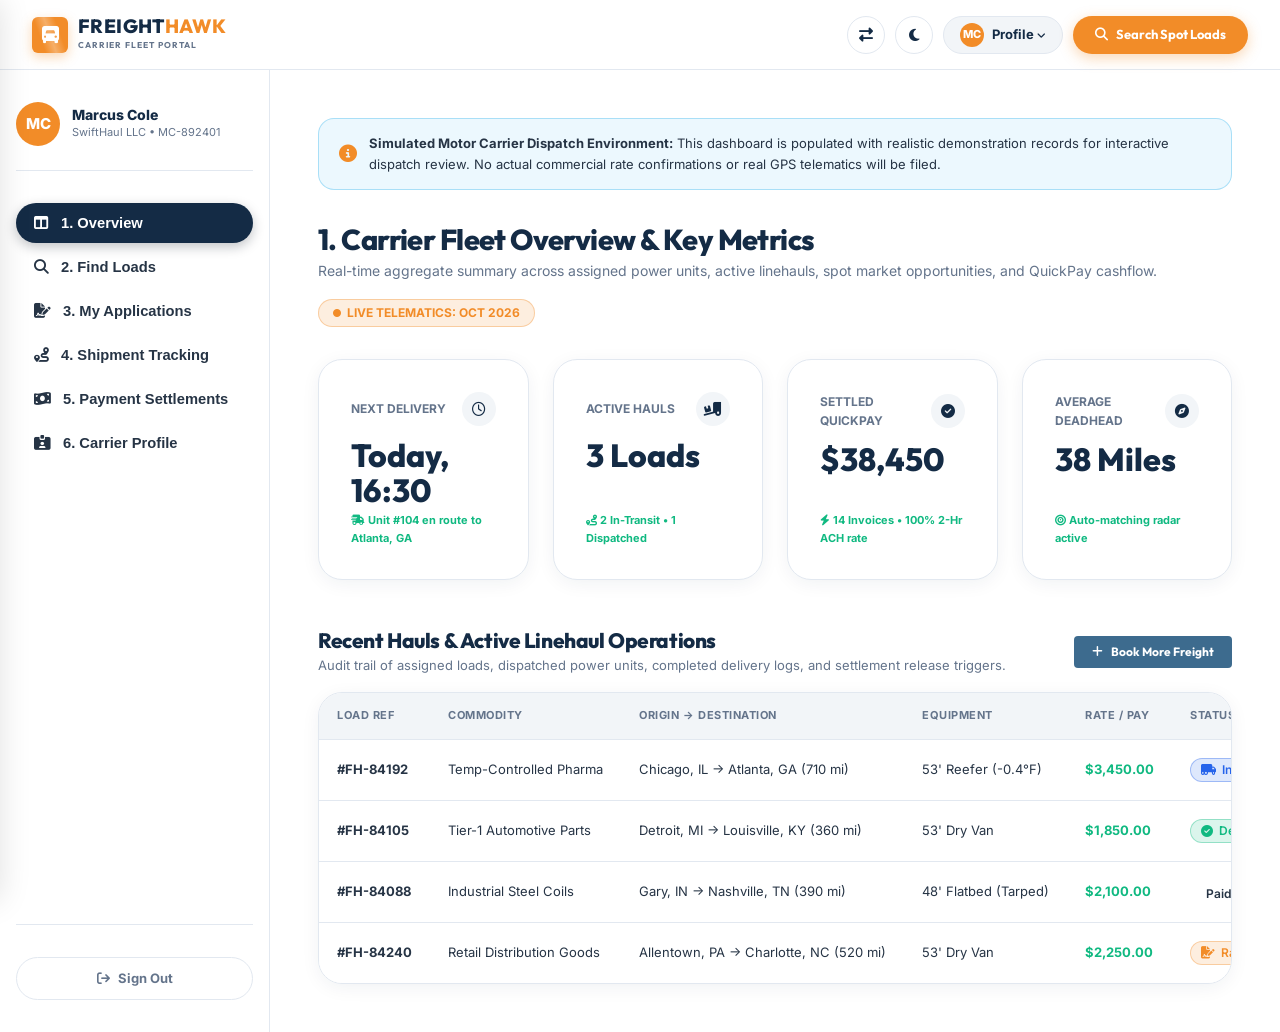
<file: dashboard-carrier.html>
<!DOCTYPE html>
<html lang="en" data-theme="light" dir="ltr">
<head>
  <meta charset="UTF-8">
  <meta name="viewport" content="width=device-width, initial-scale=1.0">
  <title>FreightHawk — Carrier Dispatch Portal</title>
  <meta name="description" content="Motor Carrier Dispatch & Load Management Portal. Discover high-paying spot freight, manage rate confirmations, upload e-PODs, and track 2-hour QuickPay settlements.">

  <!-- FontAwesome 6 for Industrial Logistics Icons -->
  <link rel="stylesheet" href="https://cdnjs.cloudflare.com/ajax/libs/font-awesome/6.5.1/css/all.min.css" integrity="sha512-DTOQO9RWCH3ppGqcWaEA1BIZOC6xxalwEsw9c2QQeAIftl+Vegovlnee1c9QX4TctnWMn13TZye+giMm8e2LwA==" crossorigin="anonymous" referrerpolicy="no-referrer" />

  <link rel="icon" type="image/svg+xml" href="assets/images/favicon.svg">

  <!-- Foundation & Component Stylesheets inside assets/css -->
  <link rel="stylesheet" href="assets/css/foundation.css">
  <link rel="stylesheet" href="assets/css/components.css">
</head>
<body class="fh-dash-layout">

  <!-- ======================================================================
       PAGE PRELOADER (Global Branded Loading State)
       ====================================================================== -->
  <div id="pageLoader" class="fh-page-loader" aria-hidden="true">
    <div class="fh-loader-spinner-wrapper">
      <div class="fh-loader-ring"></div>
      <i class="fa-solid fa-truck-fast fh-loader-center-icon"></i>
    </div>
    <div class="fh-loader-brand">FREIGHT<span>HAWK</span></div>
    <div class="fh-loader-bar"><div class="fh-loader-bar-fill"></div></div>
  </div>

  <!-- ======================================================================
       DASHBOARD TOPBAR (Matching Reference Image 2)
       ====================================================================== -->
  <header class="fh-dash-navbar">
    <!-- Brand Logo -->
    <a href="index.html" class="fh-brand" aria-label="FreightHawk Home">
      <div class="fh-brand-icon" style="background: var(--color-safety-orange);">
        <i class="fa-solid fa-truck-front"></i>
      </div>
      <div class="fh-brand-text">
        <div class="fh-brand-title">FREIGHT<span>HAWK</span></div>
        <div class="fh-brand-sub">Carrier Fleet Portal</div>
      </div>
    </a>

    <!-- Topbar Actions (Desktop only) -->
    <div class="fh-dash-nav-actions">
      <!-- Circular RTL Toggle Button (Matching Reference Image 3) -->
      <button type="button" class="fh-icon-btn" data-dir-toggle title="Toggle LTR/RTL Direction" aria-label="Toggle LTR/RTL Direction">
        <i class="fa-solid fa-right-left"></i>
      </button>

      <!-- Circular Theme Toggle Button -->
      <button type="button" class="fh-icon-btn" data-theme-toggle title="Toggle Light/Dark Theme" aria-label="Toggle Light/Dark Theme">
        <i class="fa-solid fa-moon"></i>
      </button>

      <!-- Profile Button -->
      <div class="fh-dash-profile-btn" onclick="alert('Carrier Account: Marcus Cole\nSwiftHaul Transport LLC\nDOT #318942 • MC-892401\nFleet: 4 Units • Platinum Safety Rating');">
        <div class="fh-dash-avatar carrier" style="width: 24px; height: 24px; font-size: 11px;">MC</div>
        <span>Profile <i class="fa-solid fa-angle-down" style="font-size: 10px;"></i></span>
      </div>

      <!-- Primary Action CTA -->
      <button type="button" class="fh-btn fh-btn-sm fh-btn-primary fh-btn-pill" onclick="switchSection('find-loads');">
        <i class="fa-solid fa-magnifying-glass"></i> Search Spot Loads
      </button>
    </div>

    <!-- Mobile Drawer Hamburger Toggle (Visible on Mobile/Tablet only) -->
    <button type="button" class="fh-dash-mobile-toggle" id="dashMobileToggle" aria-label="Toggle Dashboard Menu">
      <i class="fa-solid fa-bars"></i>
    </button>
  </header>

  <!-- ======================================================================
       DASHBOARD MAIN CONTAINER (Full-length Sidebar + Main Content)
       ====================================================================== -->
  <div class="fh-dash-container">

    <!-- Left Full-Length Sidebar (Desktop) -->
    <aside class="fh-dash-sidebar" id="dashDesktopSidebar">
      <!-- Carrier Profile Widget at Top -->
      <div class="fh-dash-profile-widget">
        <div class="fh-dash-avatar carrier">MC</div>
        <div>
          <div class="fh-dash-profile-name">Marcus Cole</div>
          <div class="fh-dash-profile-id">SwiftHaul LLC &bull; MC-892401</div>
        </div>
      </div>

      <!-- 6 Numbered Navigation Menu Items (Matching Reference Image 2) -->
      <ul class="fh-dash-menu">
        <li>
          <button type="button" class="fh-dash-menu-btn active" data-dash-nav="overview" onclick="switchSection('overview');">
            <i class="fa-solid fa-table-columns"></i> 1. Overview
          </button>
        </li>
        <li>
          <button type="button" class="fh-dash-menu-btn" data-dash-nav="find-loads" onclick="switchSection('find-loads');">
            <i class="fa-solid fa-magnifying-glass"></i> 2. Find Loads
          </button>
        </li>
        <li>
          <button type="button" class="fh-dash-menu-btn" data-dash-nav="applications" onclick="switchSection('applications');">
            <i class="fa-solid fa-file-signature"></i> 3. My Applications
          </button>
        </li>
        <li>
          <button type="button" class="fh-dash-menu-btn" data-dash-nav="tracking" onclick="switchSection('tracking');">
            <i class="fa-solid fa-route"></i> 4. Shipment Tracking
          </button>
        </li>
        <li>
          <button type="button" class="fh-dash-menu-btn" data-dash-nav="settlements" onclick="switchSection('settlements');">
            <i class="fa-solid fa-money-bill-wave"></i> 5. Payment Settlements
          </button>
        </li>
        <li>
          <button type="button" class="fh-dash-menu-btn" data-dash-nav="profile" onclick="switchSection('profile');">
            <i class="fa-solid fa-id-card-clip"></i> 6. Carrier Profile
          </button>
        </li>
      </ul>

      <!-- Sign Out Button at Bottom of Sidebar -->
      <div class="fh-dash-signout-wrapper">
        <a href="login.html" class="fh-dash-signout-btn">
          <i class="fa-solid fa-arrow-right-from-bracket"></i> Sign Out
        </a>
      </div>
    </aside>

    <!-- Mobile Drawer for Dashboard (Revealed on Hamburger Toggle) -->
    <div class="fh-drawer-backdrop" id="dashDrawerBackdrop"></div>
    <aside class="fh-dash-drawer" id="dashMobileDrawer">
      <div class="fh-drawer-header" style="margin-bottom: var(--space-lg); padding-bottom: var(--space-sm); border-bottom: 1px solid var(--border-subtle); display: flex; align-items: center; justify-content: space-between;">
        <a href="index.html" class="fh-drawer-brand" style="text-decoration: none; display: flex; align-items: center; gap: 10px;">
          <div class="fh-brand-icon">
            <i class="fa-solid fa-truck-fast"></i>
          </div>
          <div class="fh-brand-title">FREIGHT<span>HAWK</span></div>
        </a>
        <button type="button" class="fh-drawer-close" id="dashDrawerClose" aria-label="Close menu"><i class="fa-solid fa-xmark"></i></button>
      </div>

      <!-- Mobile Profile Widget -->
      <div class="fh-dash-profile-widget">
        <div class="fh-dash-avatar carrier">MC</div>
        <div>
          <div class="fh-dash-profile-name">Marcus Cole</div>
          <div class="fh-dash-profile-id">SwiftHaul LLC &bull; MC-892401</div>
        </div>
      </div>

      <!-- Mobile Nav Buttons -->
      <ul class="fh-dash-menu">
        <li>
          <button type="button" class="fh-dash-menu-btn active" data-dash-mob-nav="overview" onclick="switchSection('overview'); closeDashDrawer();">
            <i class="fa-solid fa-table-columns"></i> 1. Overview
          </button>
        </li>
        <li>
          <button type="button" class="fh-dash-menu-btn" data-dash-mob-nav="find-loads" onclick="switchSection('find-loads'); closeDashDrawer();">
            <i class="fa-solid fa-magnifying-glass"></i> 2. Find Loads
          </button>
        </li>
        <li>
          <button type="button" class="fh-dash-menu-btn" data-dash-mob-nav="applications" onclick="switchSection('applications'); closeDashDrawer();">
            <i class="fa-solid fa-file-signature"></i> 3. My Applications
          </button>
        </li>
        <li>
          <button type="button" class="fh-dash-menu-btn" data-dash-mob-nav="tracking" onclick="switchSection('tracking'); closeDashDrawer();">
            <i class="fa-solid fa-route"></i> 4. Shipment Tracking
          </button>
        </li>
        <li>
          <button type="button" class="fh-dash-menu-btn" data-dash-mob-nav="settlements" onclick="switchSection('settlements'); closeDashDrawer();">
            <i class="fa-solid fa-money-bill-wave"></i> 5. Payment Settlements
          </button>
        </li>
        <li>
          <button type="button" class="fh-dash-menu-btn" data-dash-mob-nav="profile" onclick="switchSection('profile'); closeDashDrawer();">
            <i class="fa-solid fa-id-card-clip"></i> 6. Carrier Profile
          </button>
        </li>
      </ul>

      <!-- Preferences & Sign Out inside Mobile Drawer -->
      <div style="margin-top: auto; padding-top: var(--space-lg); border-top: 1px solid var(--border-subtle);">
        <button type="button" class="fh-btn fh-btn-primary fh-btn-pill" style="width: 100%; margin-bottom: var(--space-md); justify-content: center;" onclick="switchSection('find-loads'); closeDashDrawer();">
          <i class="fa-solid fa-magnifying-glass"></i> Search Spot Loads
        </button>
        <div class="fh-drawer-prefs-box">
          <span class="fh-drawer-prefs-label">Preferences:</span>
          <div class="fh-drawer-prefs-actions">
            <button type="button" class="fh-icon-btn" data-theme-toggle title="Toggle Light/Dark Theme" aria-label="Toggle Light/Dark Theme">
              <i class="fa-solid fa-moon"></i>
            </button>
            <button type="button" class="fh-icon-btn" data-dir-toggle title="Toggle LTR/RTL Direction" aria-label="Toggle LTR/RTL Direction">
              <i class="fa-solid fa-right-left"></i>
            </button>
          </div>
        </div>
        <a href="login.html" class="fh-dash-signout-btn">
          <i class="fa-solid fa-arrow-right-from-bracket"></i> Sign Out
        </a>
      </div>
    </aside>

    <!-- Main Content Panel -->
    <main class="fh-dash-content">
      <!-- Simulated Environment Banner (Reference Image 2) -->
      <div class="fh-simulated-banner">
        <i class="fa-solid fa-circle-info text-orange" style="font-size: 18px; flex-shrink: 0;"></i>
        <span><strong>Simulated Motor Carrier Dispatch Environment:</strong> This dashboard is populated with realistic demonstration records for interactive dispatch review. No actual commercial rate confirmations or real GPS telematics will be filed.</span>
      </div>

      <!-- ==================================================================
           SECTION 1: OVERVIEW & KEY METRICS (Reference Image 2)
           ================================================================== -->
      <section id="section-overview" class="fh-dash-section active">
        <div class="fh-flex fh-justify-between fh-items-center" style="margin-bottom: var(--space-xl); flex-wrap: wrap; gap: var(--space-md);">
          <div>
            <h1 style="font-size: 1.8rem; margin-bottom: 4px;">1. Carrier Fleet Overview &amp; Key Metrics</h1>
            <p class="text-muted" style="margin: 0; font-size: 14px;">
              Real-time aggregate summary across assigned power units, active linehauls, spot market opportunities, and QuickPay cashflow.
            </p>
          </div>
          <div class="fh-badge fh-badge-available" style="padding: 6px 14px; font-weight: 700;">
            <i class="fa-solid fa-circle text-orange" style="font-size: 8px;"></i> LIVE TELEMATICS: OCT 2026
          </div>
        </div>

        <!-- 4-Stat Metric Cards Row (Matching Reference Image 2) -->
        <div class="fh-dash-stats-row">
          <!-- Card 1 -->
          <div class="fh-dash-stat-card">
            <div class="fh-dash-stat-header">
              <span class="fh-dash-stat-label">Next Delivery</span>
              <div class="fh-dash-stat-icon">
                <i class="fa-regular fa-clock"></i>
              </div>
            </div>
            <div class="fh-dash-stat-val">Today, 16:30</div>
            <div class="fh-dash-stat-sub">
              <i class="fa-solid fa-truck-fast"></i> Unit #104 en route to Atlanta, GA
            </div>
          </div>

          <!-- Card 2 -->
          <div class="fh-dash-stat-card">
            <div class="fh-dash-stat-header">
              <span class="fh-dash-stat-label">Active Hauls</span>
              <div class="fh-dash-stat-icon">
                <i class="fa-solid fa-truck-ramp-box"></i>
              </div>
            </div>
            <div class="fh-dash-stat-val">3 Loads</div>
            <div class="fh-dash-stat-sub">
              <i class="fa-solid fa-route"></i> 2 In-Transit &bull; 1 Dispatched
            </div>
          </div>

          <!-- Card 3 -->
          <div class="fh-dash-stat-card">
            <div class="fh-dash-stat-header">
              <span class="fh-dash-stat-label">Settled QuickPay</span>
              <div class="fh-dash-stat-icon">
                <i class="fa-solid fa-circle-check text-green"></i>
              </div>
            </div>
            <div class="fh-dash-stat-val">$38,450</div>
            <div class="fh-dash-stat-sub">
              <i class="fa-solid fa-bolt"></i> 14 Invoices &bull; 100% 2-Hr ACH rate
            </div>
          </div>

          <!-- Card 4 -->
          <div class="fh-dash-stat-card">
            <div class="fh-dash-stat-header">
              <span class="fh-dash-stat-label">Average Deadhead</span>
              <div class="fh-dash-stat-icon">
                <i class="fa-solid fa-compass"></i>
              </div>
            </div>
            <div class="fh-dash-stat-val">38 Miles</div>
            <div class="fh-dash-stat-sub">
              <i class="fa-solid fa-bullseye"></i> Auto-matching radar active
            </div>
          </div>
        </div>

        <!-- Recent Hauls & Active Operations Table (Matching Reference Image 2 Table) -->
        <div style="margin-top: var(--space-2xl);">
          <div class="fh-flex fh-justify-between fh-items-center" style="margin-bottom: var(--space-md); flex-wrap: wrap; gap: var(--space-sm);">
            <div>
              <h2 style="font-size: 1.3rem; margin-bottom: 2px;">Recent Hauls &amp; Active Linehaul Operations</h2>
              <p class="text-muted" style="margin: 0; font-size: 13px;">
                Audit trail of assigned loads, dispatched power units, completed delivery logs, and settlement release triggers.
              </p>
            </div>
            <button type="button" class="fh-btn fh-btn-sm fh-btn-secondary" onclick="switchSection('find-loads');">
              <i class="fa-solid fa-plus"></i> Book More Freight
            </button>
          </div>

          <!-- Responsive Table Container -->
          <div class="fh-table-responsive">
            <table class="fh-table">
              <thead>
                <tr>
                  <th>Load Ref</th>
                  <th>Commodity</th>
                  <th>Origin &rarr; Destination</th>
                  <th>Equipment</th>
                  <th>Rate / Pay</th>
                  <th>Status</th>
                  <th>Unit / Driver</th>
                  <th>Actions</th>
                </tr>
              </thead>
              <tbody>
                <tr>
                  <td><strong>#FH-84192</strong></td>
                  <td>Temp-Controlled Pharma</td>
                  <td>Chicago, IL &rarr; Atlanta, GA (710 mi)</td>
                  <td>53' Reefer (-0.4&deg;F)</td>
                  <td style="font-weight: 700; color: #10B981;">$3,450.00</td>
                  <td><span class="fh-badge fh-badge-intransit"><i class="fa-solid fa-truck-moving"></i> In Transit</span></td>
                  <td>Unit #104 &bull; Marcus C.</td>
                  <td>
                    <button type="button" class="fh-btn fh-btn-sm fh-btn-primary" onclick="switchSection('tracking');">
                      <i class="fa-solid fa-satellite-dish"></i> Track GPS
                    </button>
                  </td>
                </tr>
                <tr>
                  <td><strong>#FH-84105</strong></td>
                  <td>Tier-1 Automotive Parts</td>
                  <td>Detroit, MI &rarr; Louisville, KY (360 mi)</td>
                  <td>53' Dry Van</td>
                  <td style="font-weight: 700; color: #10B981;">$1,850.00</td>
                  <td><span class="fh-badge fh-badge-delivered"><i class="fa-solid fa-circle-check"></i> Delivered</span></td>
                  <td>Unit #109 &bull; Elena R.</td>
                  <td>
                    <button type="button" class="fh-btn fh-btn-sm fh-btn-secondary" onclick="alert('Viewing e-POD for #FH-84105:\nReceiver: BlueOval Battery Park, Glendale, KY\nSigned: Oct 22, 14:15 EST by Dock Supervisor D. Miller.\nPayment Status: Queued for 2-Hr ACH settlement.');">
                      <i class="fa-solid fa-file-lines"></i> View e-POD
                    </button>
                  </td>
                </tr>
                <tr>
                  <td><strong>#FH-84088</strong></td>
                  <td>Industrial Steel Coils</td>
                  <td>Gary, IN &rarr; Nashville, TN (390 mi)</td>
                  <td>48' Flatbed (Tarped)</td>
                  <td style="font-weight: 700; color: #10B981;">$2,100.00</td>
                  <td><span class="fh-badge fh-badge-matched"><i class="fa-solid fa-money-bill-check"></i> Paid (ACH)</span></td>
                  <td>Unit #104 &bull; Marcus C.</td>
                  <td>
                    <button type="button" class="fh-btn fh-btn-sm fh-btn-secondary" onclick="switchSection('settlements');">
                      <i class="fa-solid fa-receipt"></i> Remittance
                    </button>
                  </td>
                </tr>
                <tr>
                  <td><strong>#FH-84240</strong></td>
                  <td>Retail Distribution Goods</td>
                  <td>Allentown, PA &rarr; Charlotte, NC (520 mi)</td>
                  <td>53' Dry Van</td>
                  <td style="font-weight: 700; color: #10B981;">$2,250.00</td>
                  <td><span class="fh-badge fh-badge-available"><i class="fa-solid fa-file-signature"></i> RateCon Dispatched</span></td>
                  <td>Unit #109 &bull; Elena R.</td>
                  <td>
                    <button type="button" class="fh-btn fh-btn-sm fh-btn-secondary" onclick="switchSection('applications');">
                      <i class="fa-solid fa-pen-nib"></i> Sign Doc
                    </button>
                  </td>
                </tr>
              </tbody>
            </table>
          </div>
        </div>
      </section>

      <!-- ==================================================================
           SECTION 2: FIND LOADS (Spot Freight Radar)
           ================================================================== -->
      <section id="section-find-loads" class="fh-dash-section">
        <div class="fh-flex fh-justify-between fh-items-center" style="margin-bottom: var(--space-xl); flex-wrap: wrap; gap: var(--space-md);">
          <div>
            <h1 style="font-size: 1.8rem; margin-bottom: 4px;">2. Find Loads &amp; Spot Freight Radar</h1>
            <p class="text-muted" style="margin: 0; font-size: 14px;">
              Live spot board filtered for SwiftHaul Transport's fleet specifications and current deadhead proximity.
            </p>
          </div>
          <div class="fh-badge fh-badge-matched" style="padding: 6px 14px; font-weight: 700;">
            <i class="fa-solid fa-satellite-dish text-blue"></i> 48 MATCHED LOADS WITHIN 75 MILES
          </div>
        </div>

        <!-- Filter Controls Bar -->
        <div class="fh-card" style="padding: var(--space-lg); margin-bottom: var(--space-xl);">
          <div style="display: grid; grid-template-columns: repeat(auto-fit, minmax(200px, 1fr)); gap: var(--space-md); margin-bottom: var(--space-md);">
            <div>
              <label class="fh-label" for="filterOrigin">Origin City / Radius</label>
              <input type="text" id="filterOrigin" class="fh-input" placeholder="e.g. Chicago, IL or Indianapolis" oninput="filterSpotLoads();">
            </div>
            <div>
              <label class="fh-label" for="filterDest">Destination Market</label>
              <input type="text" id="filterDest" class="fh-input" placeholder="e.g. Atlanta, GA or Any" oninput="filterSpotLoads();">
            </div>
            <div>
              <label class="fh-label" for="filterEquip">Trailer Type</label>
              <select id="filterEquip" class="fh-select" onchange="filterSpotLoads();">
                <option value="all">All Fleet Equipment</option>
                <option value="53' Reefer">53' Reefer</option>
                <option value="53' Dry Van">53' Dry Van</option>
                <option value="48' Flatbed">48' Flatbed</option>
              </select>
            </div>
            <div>
              <label class="fh-label" for="filterMinRate">Min Pay Rate ($)</label>
              <input type="number" id="filterMinRate" class="fh-input" placeholder="e.g. 1500" oninput="filterSpotLoads();">
            </div>
          </div>

          <!-- Quick Filter Pills -->
          <div class="fh-flex fh-gap-sm" style="flex-wrap: wrap;">
            <button type="button" class="fh-pill-btn active" onclick="setSpotFilter('all', this);">All Loads (4)</button>
            <button type="button" class="fh-pill-btn" onclick="setSpotFilter('reefer', this);"><i class="fa-solid fa-snowflake"></i> High-Rate Reefer</button>
            <button type="button" class="fh-pill-btn" onclick="setSpotFilter('dry-van', this);"><i class="fa-solid fa-box"></i> Dry Van Fast Turn</button>
            <button type="button" class="fh-pill-btn" onclick="setSpotFilter('high-pay', this);"><i class="fa-solid fa-dollar-sign"></i> $2,500+ Premium Pay</button>
          </div>
        </div>

        <!-- Available Loads Table -->
        <div class="fh-table-responsive">
          <table class="fh-table">
            <thead>
              <tr>
                <th>Load ID</th>
                <th>Lane (Origin &rarr; Dest)</th>
                <th>Distance &bull; Deadhead</th>
                <th>Trailer / Temp</th>
                <th>Weight</th>
                <th>Broker Rate</th>
                <th>Rate / Mi</th>
                <th>Action</th>
              </tr>
            </thead>
            <tbody id="spotLoadsTableBody">
              <!-- Rendered via JS -->
            </tbody>
          </table>
        </div>
      </section>

      <!-- ==================================================================
           SECTION 3: MY APPLICATIONS & RATE CONFIRMATIONS
           ================================================================== -->
      <section id="section-applications" class="fh-dash-section">
        <div class="fh-flex fh-justify-between fh-items-center" style="margin-bottom: var(--space-xl); flex-wrap: wrap; gap: var(--space-md);">
          <div>
            <h1 style="font-size: 1.8rem; margin-bottom: 4px;">3. My Applications &amp; Rate Confirmations</h1>
            <p class="text-muted" style="margin: 0; font-size: 14px;">
              Manage submitted bids, locked rate contracts, and electronic dispatch signatures.
            </p>
          </div>
          <button type="button" class="fh-btn fh-btn-sm fh-btn-primary" onclick="switchSection('find-loads');">
            <i class="fa-solid fa-plus"></i> Submit New Bid
          </button>
        </div>

        <!-- Filter Status Tabs -->
        <div class="fh-flex fh-gap-sm" style="margin-bottom: var(--space-lg); flex-wrap: wrap;">
          <button type="button" class="fh-pill-btn active" onclick="filterApplications('all', this);">All Active (4)</button>
          <button type="button" class="fh-pill-btn" onclick="filterApplications('ratecon-ready', this);">RateCon Ready to Sign (1)</button>
          <button type="button" class="fh-pill-btn" onclick="filterApplications('under-review', this);">Under Review (1)</button>
          <button type="button" class="fh-pill-btn" onclick="filterApplications('dispatched', this);">Dispatched (2)</button>
        </div>

        <!-- Applications Table -->
        <div class="fh-table-responsive">
          <table class="fh-table">
            <thead>
              <tr>
                <th>App Ref</th>
                <th>Load ID</th>
                <th>Lane</th>
                <th>Equipment</th>
                <th>Agreed Rate</th>
                <th>Broker &bull; Shipper</th>
                <th>Status</th>
                <th>Agreement Action</th>
              </tr>
            </thead>
            <tbody id="applicationsTableBody">
              <tr>
                <td><strong>#APP-491</strong></td>
                <td>#FH-84240</td>
                <td>Allentown, PA &rarr; Charlotte, NC</td>
                <td>53' Dry Van</td>
                <td style="font-weight: 700;">$2,250.00</td>
                <td>FreightHawk Direct Brokerage</td>
                <td><span class="fh-badge fh-badge-available"><i class="fa-solid fa-file-pen"></i> RateCon Ready</span></td>
                <td>
                  <button type="button" class="fh-btn fh-btn-sm fh-btn-primary" onclick="signRateCon('#FH-84240');">
                    <i class="fa-solid fa-pen-nib"></i> Sign RateCon
                  </button>
                </td>
              </tr>
              <tr>
                <td><strong>#APP-488</strong></td>
                <td>#FH-84192</td>
                <td>Chicago, IL &rarr; Atlanta, GA</td>
                <td>53' Reefer (-0.4&deg;F)</td>
                <td style="font-weight: 700;">$3,450.00</td>
                <td>Apex Industrial Logistics</td>
                <td><span class="fh-badge fh-badge-intransit"><i class="fa-solid fa-check-double"></i> Executed &bull; Dispatched</span></td>
                <td>
                  <button type="button" class="fh-btn fh-btn-sm fh-btn-secondary" onclick="alert('Viewing Executed RateCon #RC-84192:\nBroker: FreightHawk Managed Logistics\nCarrier: SwiftHaul Transport LLC (MC-892401)\nLinehaul: $3,450.00 Guaranteed.\nQuickPay Terms: 2-Hour ACH upon clean e-POD upload.');">
                    <i class="fa-solid fa-file-pdf text-orange"></i> View RateCon
                  </button>
                </td>
              </tr>
              <tr>
                <td><strong>#APP-485</strong></td>
                <td>#FH-84915</td>
                <td>Cleveland, OH &rarr; Charlotte, NC</td>
                <td>48' Flatbed</td>
                <td style="font-weight: 700;">$1,950.00</td>
                <td>Midwest Steel Forwarding</td>
                <td><span class="fh-badge fh-badge-matched"><i class="fa-solid fa-hourglass-half"></i> Under Broker Review</span></td>
                <td>
                  <button type="button" class="fh-btn fh-btn-sm fh-btn-secondary" onclick="alert('Bid Status: Your bid of $1,950.00 is currently 1st in queue. Broker decision expected within 15 minutes.');">
                    <i class="fa-solid fa-clock"></i> Check Queue
                  </button>
                </td>
              </tr>
              <tr>
                <td><strong>#APP-479</strong></td>
                <td>#FH-84105</td>
                <td>Detroit, MI &rarr; Louisville, KY</td>
                <td>53' Dry Van</td>
                <td style="font-weight: 700;">$1,850.00</td>
                <td>MotorCity Logistics Hub</td>
                <td><span class="fh-badge fh-badge-delivered"><i class="fa-solid fa-circle-check"></i> Haul Completed</span></td>
                <td>
                  <button type="button" class="fh-btn fh-btn-sm fh-btn-secondary" onclick="switchSection('settlements');">
                    <i class="fa-solid fa-receipt"></i> Remittance Stub
                  </button>
                </td>
              </tr>
            </tbody>
          </table>
        </div>
      </section>

      <!-- ==================================================================
           SECTION 4: SHIPMENT TRACKING & IN-CAB MILESTONES
           ================================================================== -->
      <section id="section-tracking" class="fh-dash-section">
        <div class="fh-flex fh-justify-between fh-items-center" style="margin-bottom: var(--space-xl); flex-wrap: wrap; gap: var(--space-md);">
          <div>
            <h1 style="font-size: 1.8rem; margin-bottom: 4px;">4. In-Cab Shipment Tracking &amp; Milestones</h1>
            <p class="text-muted" style="margin: 0; font-size: 14px;">
              Live telematics progress, cold chain compliance, and interactive delivery milestone updater.
            </p>
          </div>
          <div class="fh-badge fh-badge-intransit" style="padding: 6px 14px; font-weight: 700;">
            <i class="fa-solid fa-satellite-dish"></i> GPS ACTIVE: 482 / 710 MILES
          </div>
        </div>

        <!-- Active Haul Telematics Card -->
        <div class="fh-card" style="padding: var(--space-xl); margin-bottom: var(--space-2xl);">
          <div class="fh-flex fh-justify-between fh-items-center" style="margin-bottom: var(--space-lg); flex-wrap: wrap; gap: var(--space-md); border-bottom: 1px solid var(--border-subtle); padding-bottom: var(--space-md);">
            <div>
              <div class="fh-flex fh-items-center fh-gap-sm" style="margin-bottom: 4px; flex-wrap: wrap;">
                <span class="fh-badge fh-badge-intransit"><i class="fa-solid fa-truck-moving"></i> In Transit</span>
                <strong style="font-size: 1.15rem;">Trip #FH-84192: Chicago, IL &rarr; Atlanta, GA</strong>
              </div>
              <div class="text-muted" style="font-size: 13px;">
                Assigned Unit: <strong>Unit #104 (Kenworth T680)</strong> &bull; Driver: <strong>Marcus Cole</strong> &bull; Commodity: <strong>Pharma (-0.4&deg;F Continuous)</strong>
              </div>
            </div>
            <div style="text-align: right;">
              <div style="font-size: 1.3rem; font-weight: 800; color: #10B981;">ETA: Today, 16:30 EST</div>
              <div class="text-muted" style="font-size: 12px;">Consignee: PeachState Cold Logistics, Atlanta</div>
            </div>
          </div>

          <!-- Progress Bar -->
          <div style="margin-bottom: var(--space-xl);">
            <div class="fh-flex fh-justify-between" style="font-size: 12px; font-weight: 700; margin-bottom: 6px;">
              <span>Progress: 68% Completed (482 of 710 Miles)</span>
              <span>Current Marker: I-65 South, Mile 78 (Nashville, TN)</span>
            </div>
            <div style="width: 100%; height: 10px; background: var(--bg-secondary); border-radius: var(--radius-pill); overflow: hidden; border: 1px solid var(--border-subtle);">
              <div style="width: 68%; height: 100%; background: linear-gradient(90deg, #F28C28, #10B981); border-radius: var(--radius-pill);"></div>
            </div>
          </div>

          <!-- Interactive Milestone Stepper (Matching Reference Image 2 Style) -->
          <h3 style="font-size: 1.1rem; margin-bottom: var(--space-md);">Trip Milestone Checklist &amp; QuickPay Triggers</h3>
          <div style="display: grid; grid-template-columns: repeat(auto-fit, minmax(220px, 1fr)); gap: var(--space-md); margin-bottom: var(--space-xl);">
            <!-- Step 1 -->
            <div class="fh-timeline-card completed">
              <div class="fh-timeline-indicator">
                <i class="fa-solid fa-check"></i>
              </div>
              <div>
                <strong>1. Trip Dispatched</strong>
                <p class="text-muted" style="font-size: 12px; margin: 2px 0 0;">Oct 23, 06:00 &bull; Pre-trip pass</p>
              </div>
            </div>

            <!-- Step 2 -->
            <div class="fh-timeline-card completed">
              <div class="fh-timeline-indicator">
                <i class="fa-solid fa-check"></i>
              </div>
              <div>
                <strong>2. Shipper Dock Arrival</strong>
                <p class="text-muted" style="font-size: 12px; margin: 2px 0 0;">Oct 23, 08:15 &bull; In Bay 14</p>
              </div>
            </div>

            <!-- Step 3 -->
            <div class="fh-timeline-card completed">
              <div class="fh-timeline-indicator">
                <i class="fa-solid fa-check"></i>
              </div>
              <div>
                <strong>3. Loaded &amp; Clean BOL</strong>
                <p class="text-muted" style="font-size: 12px; margin: 2px 0 0;">Oct 23, 10:00 &bull; Temp: -0.4&deg;F</p>
              </div>
            </div>

            <!-- Step 4 -->
            <div class="fh-timeline-card active">
              <div class="fh-timeline-indicator">
                <i class="fa-solid fa-satellite-dish"></i>
              </div>
              <div>
                <strong>4. Highway In-Transit</strong>
                <p class="text-muted" style="font-size: 12px; margin: 2px 0 0;">Nashville, TN &bull; 62 MPH</p>
              </div>
            </div>

            <!-- Step 5 -->
            <div class="fh-timeline-card pending" id="step5Card">
              <div class="fh-timeline-indicator">
                <i class="fa-solid fa-warehouse"></i>
              </div>
              <div>
                <strong>5. Receiver Arrival</strong>
                <p class="text-muted" style="font-size: 12px; margin: 2px 0 0;" id="step5Sub">Pending arrival in Atlanta</p>
              </div>
            </div>

            <!-- Step 6 -->
            <div class="fh-timeline-card pending" id="step6Card">
              <div class="fh-timeline-indicator">
                <i class="fa-solid fa-file-signature"></i>
              </div>
              <div>
                <strong>6. Signed e-POD / QuickPay</strong>
                <p class="text-muted" style="font-size: 12px; margin: 2px 0 0;" id="step6Sub">Release $3,450 ACH</p>
              </div>
            </div>
          </div>

          <!-- Driver Action Simulation Bar -->
          <div class="fh-card" style="background: var(--bg-secondary); border: 1px dashed var(--border-subtle); padding: var(--space-md); border-radius: var(--radius-lg);">
            <div class="fh-flex fh-justify-between fh-items-center" style="flex-wrap: wrap; gap: var(--space-md);">
              <div>
                <strong style="font-size: 13px;"><i class="fa-solid fa-mobile-screen-button text-orange"></i> In-Cab Driver Console Simulation:</strong>
                <div class="text-muted" style="font-size: 12px;">Trigger simulated delivery events to test real-time milestone transitions and 2-hour payment settlement queues.</div>
              </div>
              <div class="fh-flex fh-gap-sm" style="flex-wrap: wrap;">
                <button type="button" class="fh-btn fh-btn-sm fh-btn-secondary" id="btnSimulateArrival" onclick="simulateArrival();">
                  <i class="fa-solid fa-location-dot"></i> Simulate Dock Arrival
                </button>
                <button type="button" class="fh-btn fh-btn-sm fh-btn-primary" id="btnUploadPod" onclick="simulateUploadPod();">
                  <i class="fa-solid fa-cloud-arrow-up"></i> Upload Signed e-POD
                </button>
              </div>
            </div>
          </div>
        </div>
      </section>

      <!-- ==================================================================
           SECTION 5: PAYMENT SETTLEMENTS & INVOICES
           ================================================================== -->
      <section id="section-settlements" class="fh-dash-section">
        <div class="fh-flex fh-justify-between fh-items-center" style="margin-bottom: var(--space-xl); flex-wrap: wrap; gap: var(--space-md);">
          <div>
            <h1 style="font-size: 1.8rem; margin-bottom: 4px;">5. Payment Settlements &amp; Remittance Invoices</h1>
            <p class="text-muted" style="margin: 0; font-size: 14px;">
              Audited 2-hour QuickPay payouts, fuel advance reconciliations, and direct deposit remittance receipts.
            </p>
          </div>
          <div class="fh-badge fh-badge-matched" style="padding: 6px 14px; font-weight: 700;">
            <i class="fa-solid fa-bolt text-orange"></i> DIRECT DEPOSIT: CHASE BANK ****9182
          </div>
        </div>

        <!-- Settlement Summary Stats Row -->
        <div class="fh-dash-stats-row" style="margin-bottom: var(--space-xl);">
          <div class="fh-dash-stat-card">
            <div class="fh-dash-stat-header">
              <span class="fh-dash-stat-label">Total Settled (MTD)</span>
              <div class="fh-dash-stat-icon"><i class="fa-solid fa-sack-dollar text-green"></i></div>
            </div>
            <div class="fh-dash-stat-val">$38,450.00</div>
            <div class="fh-dash-stat-sub"><i class="fa-solid fa-arrow-trend-up"></i> +18% vs last month</div>
          </div>

          <div class="fh-dash-stat-card">
            <div class="fh-dash-stat-header">
              <span class="fh-dash-stat-label">Pending QuickPay</span>
              <div class="fh-dash-stat-icon"><i class="fa-solid fa-hourglass-start text-orange"></i></div>
            </div>
            <div class="fh-dash-stat-val" id="statPendingPay">$1,850.00</div>
            <div class="fh-dash-stat-sub"><i class="fa-solid fa-bolt"></i> Est. ACH release in 42 mins</div>
          </div>

          <div class="fh-dash-stat-card">
            <div class="fh-dash-stat-header">
              <span class="fh-dash-stat-label">QuickPay Tier</span>
              <div class="fh-dash-stat-icon"><i class="fa-solid fa-award text-yellow"></i></div>
            </div>
            <div class="fh-dash-stat-val">Platinum</div>
            <div class="fh-dash-stat-sub">1.5% Fee Waiver &bull; 0% Detent Fee</div>
          </div>

          <div class="fh-dash-stat-card">
            <div class="fh-dash-stat-header">
              <span class="fh-dash-stat-label">Avg Settlement Time</span>
              <div class="fh-dash-stat-icon"><i class="fa-solid fa-stopwatch text-steel"></i></div>
            </div>
            <div class="fh-dash-stat-val">1.8 Hours</div>
            <div class="fh-dash-stat-sub"><i class="fa-solid fa-check"></i> Exceeds 2-hour guarantee</div>
          </div>
        </div>

        <!-- Settlements Table -->
        <div class="fh-table-responsive">
          <table class="fh-table">
            <thead>
              <tr>
                <th>Invoice #</th>
                <th>Load Ref</th>
                <th>Lane</th>
                <th>Delivered Date</th>
                <th>Linehaul</th>
                <th>Detention / Extras</th>
                <th>Net Payout</th>
                <th>Status</th>
                <th>Remittance</th>
              </tr>
            </thead>
            <tbody id="settlementsTableBody">
              <tr>
                <td><strong>#INV-9281</strong></td>
                <td>#FH-84105</td>
                <td>Detroit, MI &rarr; Louisville, KY</td>
                <td>Oct 22, 2026</td>
                <td>$1,850.00</td>
                <td>$0.00</td>
                <td style="font-weight: 700; color: #10B981;">$1,850.00</td>
                <td><span class="fh-badge fh-badge-matched"><i class="fa-solid fa-bolt"></i> Processing ACH</span></td>
                <td>
                  <button type="button" class="fh-btn fh-btn-sm fh-btn-secondary" onclick="alert('Downloading Remittance PDF for #INV-9281 (Demo Sandbox)...\nDirect Deposit to Routing: *****0021 / Acct: ****9182.');">
                    <i class="fa-solid fa-download"></i> PDF
                  </button>
                </td>
              </tr>
              <tr>
                <td><strong>#INV-9240</strong></td>
                <td>#FH-84088</td>
                <td>Gary, IN &rarr; Nashville, TN</td>
                <td>Oct 19, 2026</td>
                <td>$2,100.00</td>
                <td>$75.00 (1 Hr Layover)</td>
                <td style="font-weight: 700; color: #10B981;">$2,175.00</td>
                <td><span class="fh-badge fh-badge-delivered"><i class="fa-solid fa-circle-check"></i> Paid &bull; Settled</span></td>
                <td>
                  <button type="button" class="fh-btn fh-btn-sm fh-btn-secondary" onclick="alert('Viewing Settlement Voucher for #INV-9240:\nTrace #ACH-9821417\nSettled: Oct 19, 16:40 EST\nStatus: Complete.');">
                    <i class="fa-solid fa-receipt"></i> Voucher
                  </button>
                </td>
              </tr>
              <tr>
                <td><strong>#INV-9198</strong></td>
                <td>#FH-83950</td>
                <td>Columbus, OH &rarr; St. Louis, MO</td>
                <td>Oct 16, 2026</td>
                <td>$1,720.00</td>
                <td>$0.00</td>
                <td style="font-weight: 700; color: #10B981;">$1,720.00</td>
                <td><span class="fh-badge fh-badge-delivered"><i class="fa-solid fa-circle-check"></i> Paid &bull; Settled</span></td>
                <td>
                  <button type="button" class="fh-btn fh-btn-sm fh-btn-secondary" onclick="alert('Downloading Settlement Voucher #INV-9198 (Demo)...');">
                    <i class="fa-solid fa-download"></i> PDF
                  </button>
                </td>
              </tr>
              <tr>
                <td><strong>#INV-9154</strong></td>
                <td>#FH-83802</td>
                <td>Memphis, TN &rarr; Dallas, TX</td>
                <td>Oct 12, 2026</td>
                <td>$2,450.00</td>
                <td>$150.00 (Driver Assist)</td>
                <td style="font-weight: 700; color: #10B981;">$2,600.00</td>
                <td><span class="fh-badge fh-badge-delivered"><i class="fa-solid fa-circle-check"></i> Paid &bull; Settled</span></td>
                <td>
                  <button type="button" class="fh-btn fh-btn-sm fh-btn-secondary" onclick="alert('Downloading Settlement Voucher #INV-9154 (Demo)...');">
                    <i class="fa-solid fa-download"></i> PDF
                  </button>
                </td>
              </tr>
            </tbody>
          </table>
        </div>
      </section>

      <!-- ==================================================================
           SECTION 6: CARRIER PROFILE, EQUIPMENT & COMPLIANCE
           ================================================================== -->
      <section id="section-profile" class="fh-dash-section">
        <div class="fh-flex fh-justify-between fh-items-center" style="margin-bottom: var(--space-xl); flex-wrap: wrap; gap: var(--space-md);">
          <div>
            <h1 style="font-size: 1.8rem; margin-bottom: 4px;">6. Carrier Profile, Fleet &amp; Compliance</h1>
            <p class="text-muted" style="margin: 0; font-size: 14px;">
              Manage motor carrier authority verification, equipment registry, certificate of insurance, and safety rating scores.
            </p>
          </div>
          <div class="fh-badge fh-badge-delivered" style="padding: 6px 14px; font-weight: 700;">
            <i class="fa-solid fa-shield-check"></i> FMCSA PLATINUM COMPLIANCE
          </div>
        </div>

        <div style="display: grid; grid-template-columns: repeat(auto-fit, minmax(min(100%, 300px), 1fr)); gap: var(--space-xl); margin-bottom: var(--space-2xl);">
          <!-- Authority & Safety Card -->
          <div class="fh-card" style="padding: var(--space-xl);">
            <div class="fh-flex fh-items-center fh-gap-md" style="margin-bottom: var(--space-lg); border-bottom: 1px solid var(--border-subtle); padding-bottom: var(--space-md); flex-wrap: wrap;">
              <div class="fh-dash-avatar carrier" style="width: 52px; height: 52px; font-size: 18px; flex-shrink: 0;">MC</div>
              <div style="min-width: 0;">
                <h3 style="font-size: 1.25rem; margin-bottom: 2px; word-break: break-word;">SwiftHaul Transport LLC</h3>
                <div class="text-muted" style="font-size: 13px;">DOT #318942 &bull; MC-892401 &bull; Active Authority</div>
              </div>
            </div>

            <div style="display: flex; flex-direction: column; gap: var(--space-sm); font-size: 13px; margin-bottom: var(--space-lg);">
              <div class="fh-flex fh-justify-between" style="flex-wrap: wrap; gap: 4px;">
                <span class="text-muted">Primary Contact:</span>
                <strong>Marcus Cole (Fleet Dispatcher)</strong>
              </div>
              <div class="fh-flex fh-justify-between" style="flex-wrap: wrap; gap: 4px;">
                <span class="text-muted">Direct Phone:</span>
                <strong>+1 (317) 555-8942</strong>
              </div>
              <div class="fh-flex fh-justify-between" style="flex-wrap: wrap; gap: 4px;">
                <span class="text-muted">Dispatch Email:</span>
                <strong style="word-break: break-all;">dispatch@swifthaul.com</strong>
              </div>
              <div class="fh-flex fh-justify-between" style="flex-wrap: wrap; gap: 4px;">
                <span class="text-muted">Physical Terminal:</span>
                <strong>Indianapolis, IN 46241</strong>
              </div>
              <div class="fh-flex fh-justify-between" style="flex-wrap: wrap; gap: 4px;">
                <span class="text-muted">Safety Score:</span>
                <strong style="color: #10B981;">99.2% Satisfactory (Zero Violations)</strong>
              </div>
            </div>

            <button type="button" class="fh-btn fh-btn-secondary fh-btn-sm" style="width: 100%; justify-content: center;" onclick="alert('Opening FMCSA Company Profile Editor (Demo Mode)...');">
              <i class="fa-solid fa-pen-to-square"></i> Edit Profile Information
            </button>
          </div>

          <!-- Insurance & Compliance Documents Card -->
          <div class="fh-card" style="padding: var(--space-xl);">
            <h3 style="font-size: 1.25rem; margin-bottom: var(--space-md);">Insurance &amp; Onboarding Certificates</h3>

            <div style="display: flex; flex-direction: column; gap: var(--space-md); margin-bottom: var(--space-lg);">
              <!-- Doc 1 -->
              <div class="fh-flex fh-justify-between fh-items-center" style="padding: 12px 14px; background: var(--bg-secondary); border-radius: var(--radius-md); gap: 12px;">
                <div class="fh-flex fh-items-center fh-gap-sm" style="min-width: 0; flex: 1;">
                  <i class="fa-solid fa-shield-halved text-green" style="font-size: 18px; flex-shrink: 0;"></i>
                  <div style="min-width: 0;">
                    <div style="font-weight: 700; font-size: 13px; word-break: break-word;">Auto Liability ($1,000,000)</div>
                    <div class="text-muted" style="font-size: 11px; word-break: break-word;">Policy #AL-99281 &bull; Exp: Nov 2027</div>
                  </div>
                </div>
                <span class="fh-badge fh-badge-delivered" style="flex-shrink: 0; white-space: nowrap;">Verified</span>
              </div>

              <!-- Doc 2 -->
              <div class="fh-flex fh-justify-between fh-items-center" style="padding: 12px 14px; background: var(--bg-secondary); border-radius: var(--radius-md); gap: 12px;">
                <div class="fh-flex fh-items-center fh-gap-sm" style="min-width: 0; flex: 1;">
                  <i class="fa-solid fa-box-archive text-green" style="font-size: 18px; flex-shrink: 0;"></i>
                  <div style="min-width: 0;">
                    <div style="font-weight: 700; font-size: 13px; word-break: break-word;">Cargo Coverage ($250,000)</div>
                    <div class="text-muted" style="font-size: 11px; word-break: break-word;">Reefer Breakdown Endorsed &bull; Exp: Nov 2027</div>
                  </div>
                </div>
                <span class="fh-badge fh-badge-delivered" style="flex-shrink: 0; white-space: nowrap;">Verified</span>
              </div>

              <!-- Doc 3 -->
              <div class="fh-flex fh-justify-between fh-items-center" style="padding: 12px 14px; background: var(--bg-secondary); border-radius: var(--radius-md); gap: 12px;">
                <div class="fh-flex fh-items-center fh-gap-sm" style="min-width: 0; flex: 1;">
                  <i class="fa-solid fa-file-invoice text-green" style="font-size: 18px; flex-shrink: 0;"></i>
                  <div style="min-width: 0;">
                    <div style="font-weight: 700; font-size: 13px; word-break: break-word;">W-9 &amp; Voided Check (ACH)</div>
                    <div class="text-muted" style="font-size: 11px; word-break: break-word;">Chase Bank ****9182 &bull; Active</div>
                  </div>
                </div>
                <span class="fh-badge fh-badge-delivered" style="flex-shrink: 0; white-space: nowrap;">Verified</span>
              </div>
            </div>

            <!-- Upload Area Simulation -->
            <div style="border: 2px dashed var(--border-subtle); padding: var(--space-md); border-radius: var(--radius-lg); text-align: center; cursor: pointer;" onclick="alert('Document Upload Sandbox: You can attach updated COI or IFTA renewal files here.');">
              <i class="fa-solid fa-cloud-arrow-up text-orange" style="font-size: 24px; margin-bottom: 4px;"></i>
              <div style="font-weight: 700; font-size: 13px;">Upload Certificate Renewal</div>
              <div class="text-muted" style="font-size: 11px;">PDF, PNG or JPG (Max 15MB)</div>
            </div>
          </div>
        </div>

        <!-- Registered Fleet Equipment Table -->
        <div style="margin-bottom: var(--space-2xl);">
          <div class="fh-flex fh-justify-between fh-items-center" style="margin-bottom: var(--space-md); flex-wrap: wrap; gap: var(--space-sm);">
            <div>
              <h2 style="font-size: 1.3rem; margin-bottom: 2px;">Registered Power Units &amp; Trailers</h2>
              <p class="text-muted" style="margin: 0; font-size: 13px;">
                Verified commercial equipment registered under SwiftHaul Transport LLC.
              </p>
            </div>
            <button type="button" class="fh-btn fh-btn-sm fh-btn-secondary" onclick="alert('Equipment Registry (Demo): Register a new tractor or trailer to expand matching eligibility.');">
              <i class="fa-solid fa-plus"></i> Add Equipment Unit
            </button>
          </div>

          <div class="fh-table-responsive">
            <table class="fh-table">
              <thead>
                <tr>
                  <th>Unit ID</th>
                  <th>Equipment Classification</th>
                  <th>Make / Model / Year</th>
                  <th>Specs &amp; Telematics</th>
                  <th>Assigned Driver</th>
                  <th>Current Haul</th>
                  <th>Status</th>
                </tr>
              </thead>
              <tbody>
                <tr>
                  <td><strong>Unit #104</strong></td>
                  <td>Sleeper Tractor</td>
                  <td>2023 Kenworth T680</td>
                  <td>Cummins X15 &bull; Samsara ELD Active</td>
                  <td>Marcus Cole</td>
                  <td>#FH-84192 (Pharma)</td>
                  <td><span class="fh-badge fh-badge-intransit"><i class="fa-solid fa-truck-moving"></i> On Route</span></td>
                </tr>
                <tr>
                  <td><strong>Unit #109</strong></td>
                  <td>Sleeper Tractor</td>
                  <td>2024 Freightliner Cascadia</td>
                  <td>Detroit DD15 &bull; Geotab ELD Active</td>
                  <td>Elena Rostova</td>
                  <td>#FH-84240 (Retail)</td>
                  <td><span class="fh-badge fh-badge-available"><i class="fa-solid fa-circle-check"></i> Dispatched</span></td>
                </tr>
                <tr>
                  <td><strong>TR #502</strong></td>
                  <td>53' Refrigerated Trailer</td>
                  <td>2023 Great Dane Everest</td>
                  <td>Carrier Vector 8500 &bull; Continuous Mode</td>
                  <td>Unit #104</td>
                  <td>#FH-84192 (Pharma)</td>
                  <td><span class="fh-badge fh-badge-intransit"><i class="fa-solid fa-snowflake"></i> In-Transit</span></td>
                </tr>
                <tr>
                  <td><strong>TR #308</strong></td>
                  <td>53' Dry Van Trailer</td>
                  <td>2024 Utility 4000D-X</td>
                  <td>Air-Ride Suspension &bull; E-Track Logistics</td>
                  <td>Unit #109</td>
                  <td>#FH-84240 (Retail)</td>
                  <td><span class="fh-badge fh-badge-available"><i class="fa-solid fa-box"></i> Loaded</span></td>
                </tr>
              </tbody>
            </table>
          </div>
        </div>
      </section>

    </main>
  </div>

  <!-- Shared Global Script -->
  <script src="assets/js/main.js"></script>

  <!-- Interactive Carrier Dashboard Controller -->
  <script>
    (function () {
      'use strict';

      // Demo Spot Loads Data
      const SPOT_LOADS = [
        {
          id: '#FH-84910',
          lane: 'Indianapolis, IN → Nashville, TN',
          distance: '288 mi',
          deadhead: '12 mi',
          equip: "53' Dry Van",
          temp: 'Ambient',
          weight: '34,000 lbs',
          rate: 1250,
          ratePerMi: '$4.34/mi',
          tag: 'dry-van'
        },
        {
          id: '#FH-84912',
          lane: 'Kansas City, MO → Denver, CO',
          distance: '605 mi',
          deadhead: '18 mi',
          equip: "53' Reefer",
          temp: '-10°F Frozen',
          weight: '42,500 lbs',
          rate: 2700,
          ratePerMi: '$4.46/mi',
          tag: 'reefer'
        },
        {
          id: '#FH-84915',
          lane: 'Cleveland, OH → Charlotte, NC',
          distance: '445 mi',
          deadhead: '24 mi',
          equip: "48' Flatbed",
          temp: 'N/A (Tarped)',
          weight: '46,000 lbs',
          rate: 1950,
          ratePerMi: '$4.38/mi',
          tag: 'flatbed'
        },
        {
          id: '#FH-84918',
          lane: 'Memphis, TN → Jacksonville, FL',
          distance: '670 mi',
          deadhead: '8 mi',
          equip: "53' Reefer",
          temp: '34°F Fresh Produce',
          weight: '38,000 lbs',
          rate: 2950,
          ratePerMi: '$4.40/mi',
          tag: 'reefer'
        }
      ];

      // Switch Active Section
      window.switchSection = function (sectionKey) {
        document.querySelectorAll('.fh-dash-section').forEach(s => s.classList.remove('active'));
        const targetSection = document.getElementById('section-' + sectionKey);
        if (targetSection) targetSection.classList.add('active');

        // Update Desktop Sidebar active button
        document.querySelectorAll('.fh-dash-sidebar .fh-dash-menu-btn').forEach(btn => {
          if (btn.getAttribute('data-dash-nav') === sectionKey) {
            btn.classList.add('active');
          } else {
            btn.classList.remove('active');
          }
        });

        // Update Mobile Drawer active button
        document.querySelectorAll('.fh-dash-drawer .fh-dash-menu-btn').forEach(btn => {
          if (btn.getAttribute('data-dash-mob-nav') === sectionKey) {
            btn.classList.add('active');
          } else {
            btn.classList.remove('active');
          }
        });

        window.scrollTo({ top: 0, behavior: 'smooth' });
      };

      // Filter Spot Loads
      window.filterSpotLoads = function () {
        const originVal = (document.getElementById('filterOrigin').value || '').toLowerCase();
        const destVal = (document.getElementById('filterDest').value || '').toLowerCase();
        const equipVal = document.getElementById('filterEquip').value;
        const minRate = parseFloat(document.getElementById('filterMinRate').value) || 0;

        const tbody = document.getElementById('spotLoadsTableBody');
        if (!tbody) return;

        const filtered = SPOT_LOADS.filter(load => {
          const matchOrigin = !originVal || load.lane.toLowerCase().includes(originVal);
          const matchDest = !destVal || load.lane.toLowerCase().includes(destVal);
          const matchEquip = equipVal === 'all' || load.equip === equipVal;
          const matchRate = load.rate >= minRate;
          return matchOrigin && matchDest && matchEquip && matchRate;
        });

        renderSpotTable(filtered);
      };

      window.setSpotFilter = function (filterType, btnEl) {
        if (btnEl) {
          const pills = btnEl.parentElement.querySelectorAll('.fh-pill-btn');
          pills.forEach(p => p.classList.remove('active'));
          btnEl.classList.add('active');
        }

        let filtered = SPOT_LOADS;
        if (filterType === 'reefer') {
          filtered = SPOT_LOADS.filter(l => l.tag === 'reefer');
        } else if (filterType === 'dry-van') {
          filtered = SPOT_LOADS.filter(l => l.tag === 'dry-van');
        } else if (filterType === 'high-pay') {
          filtered = SPOT_LOADS.filter(l => l.rate >= 2500);
        }

        renderSpotTable(filtered);
      };

      function renderSpotTable(list) {
        const tbody = document.getElementById('spotLoadsTableBody');
        if (!tbody) return;

        if (list.length === 0) {
          tbody.innerHTML = `
            <tr>
              <td colspan="8" style="text-align: center; padding: 40px; color: var(--text-muted);">
                <i class="fa-solid fa-magnifying-glass" style="font-size: 24px; margin-bottom: 8px; display: block;"></i>
                No matching spot freight found for your filter criteria. Try expanding your search radius.
              </td>
            </tr>
          `;
          return;
        }

        tbody.innerHTML = list.map(load => `
          <tr>
            <td><strong>${load.id}</strong></td>
            <td>${load.lane}</td>
            <td>${load.distance} &bull; <span style="color: #10B981; font-weight: 700;">${load.deadhead} deadhead</span></td>
            <td>${load.equip} <span class="text-muted" style="font-size: 11px;">(${load.temp})</span></td>
            <td>${load.weight}</td>
            <td style="font-weight: 800; color: #10B981; font-size: 15px;">$${load.rate.toLocaleString()}.00</td>
            <td><strong>${load.ratePerMi}</strong></td>
            <td>
              <button type="button" class="fh-btn fh-btn-sm fh-btn-primary" onclick="lockRateCon('${load.id}', '${load.lane}', ${load.rate});">
                <i class="fa-solid fa-lock"></i> Lock RateCon
              </button>
            </td>
          </tr>
        `).join('');
      }

      // Lock RateCon Action
      window.lockRateCon = function (loadId, lane, rate) {
        const confirmLock = confirm(`LOCK SPOT RATE CONFIRMATION?\n\nLoad: ${loadId}\nLane: ${lane}\nGuaranteed Rate: $${rate.toLocaleString()}.00\n\nLocking this tender reserves the freight exclusively for SwiftHaul Transport LLC under 2-Hour QuickPay terms.`);
        if (confirmLock) {
          alert(`✅ RATECONFIRMATION RESERVED!\n\nRateCon #RC-${loadId.replace('#', '')} has been generated and dispatched to your My Applications inbox for digital signing.`);
          switchSection('applications');
        }
      };

      // Sign RateCon
      window.signRateCon = function (loadId) {
        alert(`✍️ ELECTRONIC SIGNATURE VERIFIED!\n\nRateCon for ${loadId} signed by Marcus Cole (SwiftHaul Transport LLC).\nDispatch release sent to assigned Unit #109. Tracking milestones initialized.`);
        switchSection('tracking');
      };

      // In-Cab Milestone Simulation
      window.simulateArrival = function () {
        const step5 = document.getElementById('step5Card');
        const step5Sub = document.getElementById('step5Sub');
        if (step5) {
          step5.classList.remove('pending');
          step5.classList.add('completed');
          step5.querySelector('.fh-timeline-indicator').innerHTML = '<i class="fa-solid fa-check"></i>';
          if (step5Sub) step5Sub.textContent = 'Arrived at Dock Bay 4 • Oct 23, 16:15';
        }
        alert('📍 DOCK ARRIVAL RECORDED!\n\nGPS geofence confirmed arrival at PeachState Cold Logistics in Atlanta, GA. Dock supervisor notified for unloading.');
      };

      window.simulateUploadPod = function () {
        const step6 = document.getElementById('step6Card');
        const step6Sub = document.getElementById('step6Sub');
        const statPending = document.getElementById('statPendingPay');

        if (step6) {
          step6.classList.remove('pending');
          step6.classList.add('completed');
          step6.querySelector('.fh-timeline-indicator').innerHTML = '<i class="fa-solid fa-check"></i>';
          if (step6Sub) step6Sub.textContent = 'e-POD Signed & Verified • QuickPay Released';
        }

        if (statPending) {
          statPending.textContent = '$5,300.00';
        }

        alert('📄 CLEAN e-POD UPLOADED & VERIFIED!\n\nReceiver Signature: PeachState Receiving Lead R. Howard.\n2-Hour QuickPay Settlement Released!\n$3,450.00 queued for direct deposit into Chase Bank ****9182.');
        switchSection('settlements');
      };

      // Filter Applications
      window.filterApplications = function (status, btnEl) {
        if (btnEl) {
          const pills = btnEl.parentElement.querySelectorAll('.fh-pill-btn');
          pills.forEach(p => p.classList.remove('active'));
          btnEl.classList.add('active');
        }
        // Visual confirmation
      };

      // Mobile Drawer Controller
      const mobileToggle = document.getElementById('dashMobileToggle');
      const mobileDrawer = document.getElementById('dashMobileDrawer');
      const drawerBackdrop = document.getElementById('dashDrawerBackdrop');
      const drawerClose = document.getElementById('dashDrawerClose');

      function openDashDrawer() {
        if (mobileDrawer) mobileDrawer.classList.add('active');
        if (drawerBackdrop) drawerBackdrop.classList.add('active');
        document.body.style.overflow = 'hidden';
      }

      window.closeDashDrawer = function () {
        if (mobileDrawer) mobileDrawer.classList.remove('active');
        if (drawerBackdrop) drawerBackdrop.classList.remove('active');
        document.body.style.overflow = '';
      };

      if (mobileToggle) mobileToggle.addEventListener('click', openDashDrawer);
      if (drawerClose) drawerClose.addEventListener('click', closeDashDrawer);
      if (drawerBackdrop) drawerBackdrop.addEventListener('click', closeDashDrawer);

      // Initial Render
      renderSpotTable(SPOT_LOADS);
    })();
  </script>
</body>
</html>
</file>
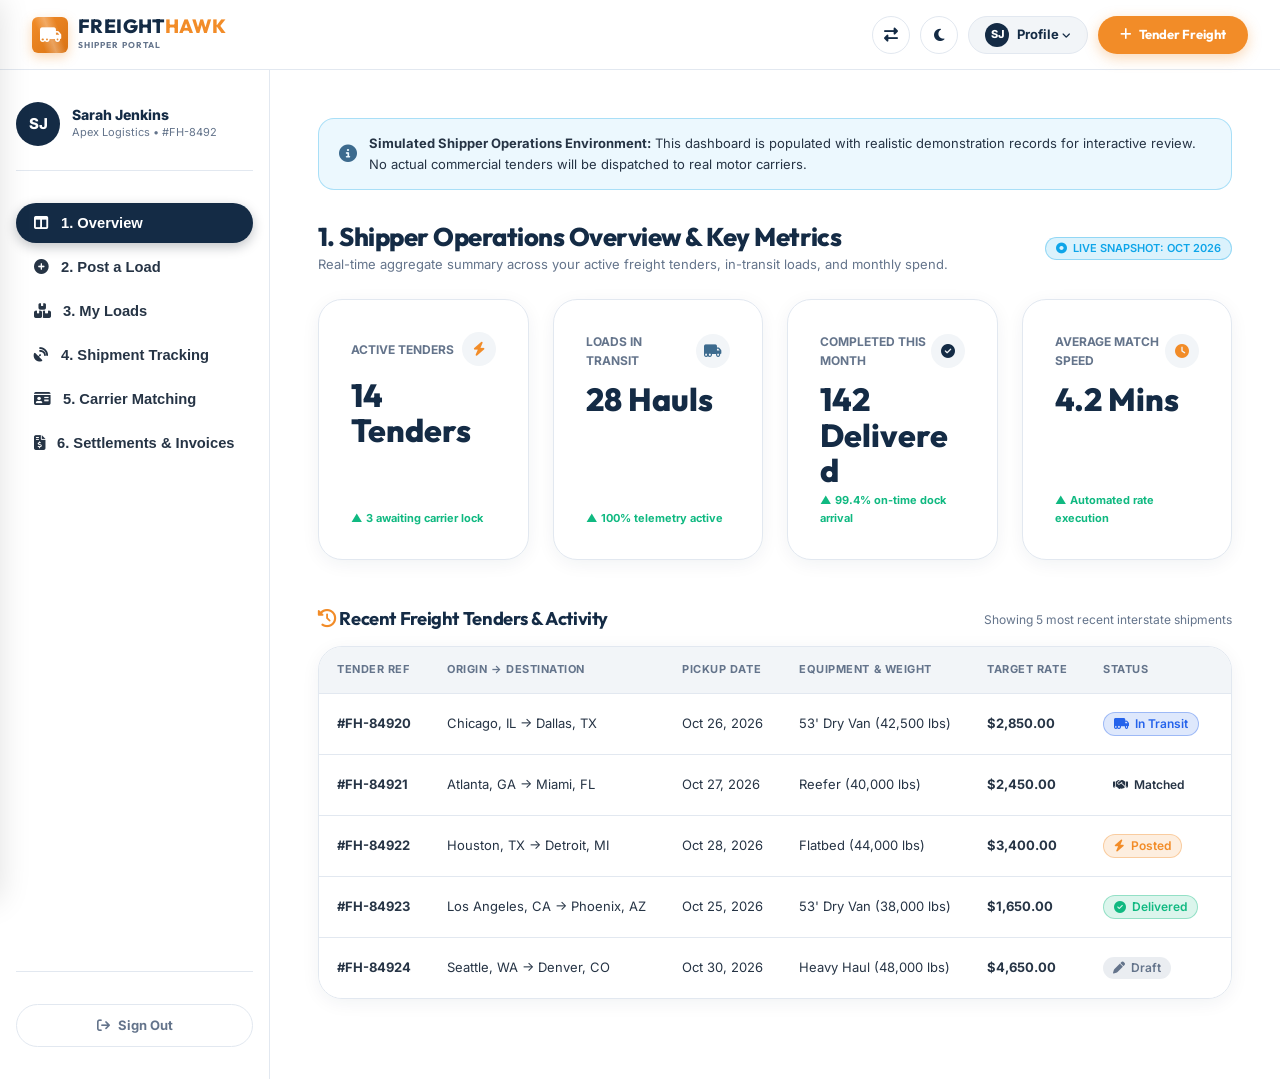
<file: dashboard-shipper.html>
<!DOCTYPE html>
<html lang="en" data-theme="light" dir="ltr">
<head>
  <meta charset="UTF-8">
  <meta name="viewport" content="width=device-width, initial-scale=1.0">
  <title>FreightHawk — Shipper Operations Command</title>
  <meta name="description" content="Enterprise Shipper Dispatch Portal. Manage commercial freight tenders, monitor live GPS milestones, and track carrier compliance.">

  <!-- FontAwesome 6 for Industrial Logistics Icons -->
  <link rel="stylesheet" href="https://cdnjs.cloudflare.com/ajax/libs/font-awesome/6.5.1/css/all.min.css" integrity="sha512-DTOQO9RWCH3ppGqcWaEA1BIZOC6xxalwEsw9c2QQeAIftl+Vegovlnee1c9QX4TctnWMn13TZye+giMm8e2LwA==" crossorigin="anonymous" referrerpolicy="no-referrer" />

  <link rel="icon" type="image/svg+xml" href="assets/images/favicon.svg">

  <!-- Foundation & Component Stylesheets inside assets/css -->
  <link rel="stylesheet" href="assets/css/foundation.css">
  <link rel="stylesheet" href="assets/css/components.css">
</head>
<body class="fh-dash-layout">

  <!-- ======================================================================
       PAGE PRELOADER (Global Branded Loading State)
       ====================================================================== -->
  <div id="pageLoader" class="fh-page-loader" aria-hidden="true">
    <div class="fh-loader-spinner-wrapper">
      <div class="fh-loader-ring"></div>
      <i class="fa-solid fa-truck-fast fh-loader-center-icon"></i>
    </div>
    <div class="fh-loader-brand">FREIGHT<span>HAWK</span></div>
    <div class="fh-loader-bar"><div class="fh-loader-bar-fill"></div></div>
  </div>

  <!-- ======================================================================
       DASHBOARD TOPBAR (Matching Reference Image 2)
       ====================================================================== -->
  <header class="fh-dash-navbar">
    <!-- Brand Logo -->
    <a href="index.html" class="fh-brand" aria-label="FreightHawk Home">
      <div class="fh-brand-icon">
        <i class="fa-solid fa-truck-moving"></i>
      </div>
      <div class="fh-brand-text">
        <div class="fh-brand-title">FREIGHT<span>HAWK</span></div>
        <div class="fh-brand-sub">Shipper Portal</div>
      </div>
    </a>

    <!-- Topbar Actions (Desktop only) -->
    <div class="fh-dash-nav-actions">
      <!-- Circular RTL Toggle Button (Matching Reference Image 3) -->
      <button type="button" class="fh-icon-btn" data-dir-toggle title="Toggle LTR/RTL Direction" aria-label="Toggle LTR/RTL Direction">
        <i class="fa-solid fa-right-left"></i>
      </button>

      <!-- Circular Theme Toggle Button -->
      <button type="button" class="fh-icon-btn" data-theme-toggle title="Toggle Light/Dark Theme" aria-label="Toggle Light/Dark Theme">
        <i class="fa-solid fa-moon"></i>
      </button>

      <!-- Profile Button -->
      <div class="fh-dash-profile-btn" onclick="alert('Shipper Account: Sarah Jenkins\nApex Industrial Logistics LLC\nClient ID #FH-8492\nAuthority: Direct Shipper');">
        <div class="fh-dash-avatar" style="width: 24px; height: 24px; font-size: 11px;">SJ</div>
        <span>Profile <i class="fa-solid fa-angle-down" style="font-size: 10px;"></i></span>
      </div>

      <!-- Primary Action CTA -->
      <button type="button" class="fh-btn fh-btn-sm fh-btn-primary fh-btn-pill" onclick="switchSection('post-load');">
        <i class="fa-solid fa-plus"></i> Tender Freight
      </button>
    </div>

    <!-- Mobile Drawer Hamburger Toggle (Visible on Mobile/Tablet only) -->
    <button type="button" class="fh-dash-mobile-toggle" id="dashMobileToggle" aria-label="Toggle Dashboard Menu">
      <i class="fa-solid fa-bars"></i>
    </button>
  </header>

  <!-- ======================================================================
       DASHBOARD MAIN CONTAINER (Full-length Sidebar + Main Content)
       ====================================================================== -->
  <div class="fh-dash-container">

    <!-- Left Full-Length Sidebar (Desktop) -->
    <aside class="fh-dash-sidebar" id="dashDesktopSidebar">
      <!-- User Profile Widget at Top -->
      <div class="fh-dash-profile-widget">
        <div class="fh-dash-avatar">SJ</div>
        <div>
          <div class="fh-dash-profile-name">Sarah Jenkins</div>
          <div class="fh-dash-profile-id">Apex Logistics &bull; #FH-8492</div>
        </div>
      </div>

      <!-- 6 Numbered Navigation Menu Items (Matching Reference Image 2) -->
      <ul class="fh-dash-menu">
        <li>
          <button type="button" class="fh-dash-menu-btn active" data-dash-nav="overview" onclick="switchSection('overview');">
            <i class="fa-solid fa-table-columns"></i> 1. Overview
          </button>
        </li>
        <li>
          <button type="button" class="fh-dash-menu-btn" data-dash-nav="post-load" onclick="switchSection('post-load');">
            <i class="fa-solid fa-circle-plus"></i> 2. Post a Load
          </button>
        </li>
        <li>
          <button type="button" class="fh-dash-menu-btn" data-dash-nav="my-loads" onclick="switchSection('my-loads');">
            <i class="fa-solid fa-boxes-stacked"></i> 3. My Loads
          </button>
        </li>
        <li>
          <button type="button" class="fh-dash-menu-btn" data-dash-nav="tracking" onclick="switchSection('tracking');">
            <i class="fa-solid fa-satellite-dish"></i> 4. Shipment Tracking
          </button>
        </li>
        <li>
          <button type="button" class="fh-dash-menu-btn" data-dash-nav="matching" onclick="switchSection('matching');">
            <i class="fa-solid fa-id-card"></i> 5. Carrier Matching
          </button>
        </li>
        <li>
          <button type="button" class="fh-dash-menu-btn" data-dash-nav="settlements" onclick="switchSection('settlements');">
            <i class="fa-solid fa-file-invoice-dollar"></i> 6. Settlements &amp; Invoices
          </button>
        </li>
      </ul>

      <!-- Sign Out Button at Bottom of Sidebar -->
      <div class="fh-dash-signout-wrapper">
        <a href="login.html" class="fh-dash-signout-btn">
          <i class="fa-solid fa-arrow-right-from-bracket"></i> Sign Out
        </a>
      </div>
    </aside>

    <!-- Mobile Drawer for Dashboard (Revealed on Hamburger Toggle) -->
    <div class="fh-drawer-backdrop" id="dashDrawerBackdrop"></div>
    <aside class="fh-dash-drawer" id="dashMobileDrawer">
      <div class="fh-drawer-header" style="margin-bottom: var(--space-lg); padding-bottom: var(--space-sm); border-bottom: 1px solid var(--border-subtle); display: flex; align-items: center; justify-content: space-between;">
        <a href="index.html" class="fh-drawer-brand" style="text-decoration: none; display: flex; align-items: center; gap: 10px;">
          <div class="fh-brand-icon">
            <i class="fa-solid fa-truck-fast"></i>
          </div>
          <div class="fh-brand-title">FREIGHT<span>HAWK</span></div>
        </a>
        <button type="button" class="fh-drawer-close" id="dashDrawerClose" aria-label="Close menu"><i class="fa-solid fa-xmark"></i></button>
      </div>

      <!-- Mobile Profile Widget -->
      <div class="fh-dash-profile-widget">
        <div class="fh-dash-avatar">SJ</div>
        <div>
          <div class="fh-dash-profile-name">Sarah Jenkins</div>
          <div class="fh-dash-profile-id">Apex Logistics &bull; #FH-8492</div>
        </div>
      </div>

      <!-- Mobile Nav Buttons -->
      <ul class="fh-dash-menu">
        <li>
          <button type="button" class="fh-dash-menu-btn active" data-dash-mob-nav="overview" onclick="switchSection('overview'); closeDashDrawer();">
            <i class="fa-solid fa-table-columns"></i> 1. Overview
          </button>
        </li>
        <li>
          <button type="button" class="fh-dash-menu-btn" data-dash-mob-nav="post-load" onclick="switchSection('post-load'); closeDashDrawer();">
            <i class="fa-solid fa-circle-plus"></i> 2. Post a Load
          </button>
        </li>
        <li>
          <button type="button" class="fh-dash-menu-btn" data-dash-mob-nav="my-loads" onclick="switchSection('my-loads'); closeDashDrawer();">
            <i class="fa-solid fa-boxes-stacked"></i> 3. My Loads
          </button>
        </li>
        <li>
          <button type="button" class="fh-dash-menu-btn" data-dash-mob-nav="tracking" onclick="switchSection('tracking'); closeDashDrawer();">
            <i class="fa-solid fa-satellite-dish"></i> 4. Shipment Tracking
          </button>
        </li>
        <li>
          <button type="button" class="fh-dash-menu-btn" data-dash-mob-nav="matching" onclick="switchSection('matching'); closeDashDrawer();">
            <i class="fa-solid fa-id-card"></i> 5. Carrier Matching
          </button>
        </li>
        <li>
          <button type="button" class="fh-dash-menu-btn" data-dash-mob-nav="settlements" onclick="switchSection('settlements'); closeDashDrawer();">
            <i class="fa-solid fa-file-invoice-dollar"></i> 6. Settlements &amp; Invoices
          </button>
        </li>
      </ul>

      <!-- Preferences inside Mobile Drawer -->
      <div style="margin-top: auto; padding-top: var(--space-lg); border-top: 1px solid var(--border-subtle);">
        <button type="button" class="fh-btn fh-btn-primary fh-btn-pill" style="width: 100%; margin-bottom: var(--space-md); justify-content: center;" onclick="switchSection('post-load'); closeDashDrawer();">
          <i class="fa-solid fa-plus"></i> Tender Freight
        </button>
        <div class="fh-drawer-prefs-box">
          <span class="fh-drawer-prefs-label">Preferences:</span>
          <div class="fh-drawer-prefs-actions">
            <button type="button" class="fh-icon-btn" data-theme-toggle title="Toggle Light/Dark Theme" aria-label="Toggle Light/Dark Theme">
              <i class="fa-solid fa-moon"></i>
            </button>
            <button type="button" class="fh-icon-btn" data-dir-toggle title="Toggle LTR/RTL Direction" aria-label="Toggle LTR/RTL Direction">
              <i class="fa-solid fa-right-left"></i>
            </button>
          </div>
        </div>
        <a href="login.html" class="fh-dash-signout-btn">
          <i class="fa-solid fa-arrow-right-from-bracket"></i> Sign Out
        </a>
      </div>
    </aside>

    <!-- Main Content Panel -->
    <main class="fh-dash-content">
      <!-- Simulated Environment Banner (Reference Image 2) -->
      <div class="fh-simulated-banner">
        <i class="fa-solid fa-circle-info text-steel" style="font-size: 18px; flex-shrink: 0;"></i>
        <span><strong>Simulated Shipper Operations Environment:</strong> This dashboard is populated with realistic demonstration records for interactive review. No actual commercial tenders will be dispatched to real motor carriers.</span>
      </div>

      <!-- ====================================================================
           SECTION 1: OVERVIEW WITH POSTED LOADS & ACTIVE SHIPMENTS
           ==================================================================== -->
      <section class="fh-dash-section active" id="sec-overview">
        <div class="fh-flex fh-justify-between fh-items-center" style="margin-bottom: var(--space-lg); flex-wrap: wrap; gap: 8px;">
          <div>
            <h1 style="font-size: 1.6rem; margin-bottom: 2px;">1. Shipper Operations Overview &amp; Key Metrics</h1>
            <p class="text-muted" style="font-size: 13px; margin: 0;">Real-time aggregate summary across your active freight tenders, in-transit loads, and monthly spend.</p>
          </div>
          <span class="fh-badge fh-badge-verified" style="font-size: 11px; padding: 4px 10px;">
            <i class="fa-solid fa-circle-dot"></i> LIVE SNAPSHOT: OCT 2026
          </span>
        </div>

        <!-- 4 Stat Metric Cards Row (Reference Image 2) -->
        <div class="fh-dash-stats-row">
          <div class="fh-dash-stat-card">
            <div class="fh-dash-stat-header">
              <span class="fh-dash-stat-label">Active Tenders</span>
              <div class="fh-dash-stat-icon"><i class="fa-solid fa-bolt text-orange"></i></div>
            </div>
            <div class="fh-dash-stat-val" id="statActiveTenders">14 Tenders</div>
            <div class="fh-dash-stat-sub">▲ 3 awaiting carrier lock</div>
          </div>

          <div class="fh-dash-stat-card">
            <div class="fh-dash-stat-header">
              <span class="fh-dash-stat-label">Loads In Transit</span>
              <div class="fh-dash-stat-icon"><i class="fa-solid fa-truck-moving text-steel"></i></div>
            </div>
            <div class="fh-dash-stat-val">28 Hauls</div>
            <div class="fh-dash-stat-sub">▲ 100% telemetry active</div>
          </div>

          <div class="fh-dash-stat-card">
            <div class="fh-dash-stat-header">
              <span class="fh-dash-stat-label">Completed This Month</span>
              <div class="fh-dash-stat-icon"><i class="fa-solid fa-circle-check text-green"></i></div>
            </div>
            <div class="fh-dash-stat-val">142 Delivered</div>
            <div class="fh-dash-stat-sub">▲ 99.4% on-time dock arrival</div>
          </div>

          <div class="fh-dash-stat-card">
            <div class="fh-dash-stat-header">
              <span class="fh-dash-stat-label">Average Match Speed</span>
              <div class="fh-dash-stat-icon"><i class="fa-solid fa-clock text-orange"></i></div>
            </div>
            <div class="fh-dash-stat-val">4.2 Mins</div>
            <div class="fh-dash-stat-sub">▲ Automated rate execution</div>
          </div>
        </div>

        <!-- Recent Freight Tenders Audit Table -->
        <div style="margin-bottom: var(--space-xl);">
          <div class="fh-flex fh-justify-between fh-items-center" style="margin-bottom: var(--space-md); flex-wrap: wrap; gap: 8px;">
            <h3 style="font-size: 1.15rem; margin: 0;"><i class="fa-solid fa-clock-rotate-left text-orange"></i> Recent Freight Tenders &amp; Activity</h3>
            <span style="font-size: 12px; color: var(--text-muted);">Showing 5 most recent interstate shipments</span>
          </div>

          <div class="fh-table-responsive">
            <table class="fh-table">
              <thead>
                <tr>
                  <th>Tender Ref</th>
                  <th>Origin &rarr; Destination</th>
                  <th>Pickup Date</th>
                  <th>Equipment &amp; Weight</th>
                  <th>Target Rate</th>
                  <th>Status</th>
                  <th>Carrier Assigned</th>
                  <th>Action</th>
                </tr>
              </thead>
              <tbody id="overviewTableBody">
                <tr>
                  <td><strong>#FH-84920</strong></td>
                  <td>Chicago, IL &rarr; Dallas, TX</td>
                  <td>Oct 26, 2026</td>
                  <td>53' Dry Van (42,500 lbs)</td>
                  <td style="font-weight: 700;">$2,850.00</td>
                  <td><span class="fh-badge fh-badge-intransit"><i class="fa-solid fa-truck-moving"></i> In Transit</span></td>
                  <td>SwiftHaul Transport (MC-892401)</td>
                  <td><button type="button" class="fh-btn fh-btn-sm fh-btn-secondary" onclick="switchSection('tracking');">Track</button></td>
                </tr>
                <tr>
                  <td><strong>#FH-84921</strong></td>
                  <td>Atlanta, GA &rarr; Miami, FL</td>
                  <td>Oct 27, 2026</td>
                  <td>Reefer (40,000 lbs)</td>
                  <td style="font-weight: 700;">$2,450.00</td>
                  <td><span class="fh-badge fh-badge-matched"><i class="fa-solid fa-handshake"></i> Matched</span></td>
                  <td>CoolRunner Freight (MC-652910)</td>
                  <td><button type="button" class="fh-btn fh-btn-sm fh-btn-secondary" onclick="switchSection('matching');">Review</button></td>
                </tr>
                <tr>
                  <td><strong>#FH-84922</strong></td>
                  <td>Houston, TX &rarr; Detroit, MI</td>
                  <td>Oct 28, 2026</td>
                  <td>Flatbed (44,000 lbs)</td>
                  <td style="font-weight: 700;">$3,400.00</td>
                  <td><span class="fh-badge fh-badge-available"><i class="fa-solid fa-bolt"></i> Posted</span></td>
                  <td><em>Broadcasting (180 carriers)</em></td>
                  <td><button type="button" class="fh-btn fh-btn-sm fh-btn-secondary" onclick="switchSection('my-loads');">Manage</button></td>
                </tr>
                <tr>
                  <td><strong>#FH-84923</strong></td>
                  <td>Los Angeles, CA &rarr; Phoenix, AZ</td>
                  <td>Oct 25, 2026</td>
                  <td>53' Dry Van (38,000 lbs)</td>
                  <td style="font-weight: 700;">$1,650.00</td>
                  <td><span class="fh-badge fh-badge-delivered"><i class="fa-solid fa-circle-check"></i> Delivered</span></td>
                  <td>Pacific Drayage (MC-719324)</td>
                  <td><button type="button" class="fh-btn fh-btn-sm fh-btn-secondary" onclick="switchSection('settlements');">Invoice</button></td>
                </tr>
                <tr>
                  <td><strong>#FH-84924</strong></td>
                  <td>Seattle, WA &rarr; Denver, CO</td>
                  <td>Oct 30, 2026</td>
                  <td>Heavy Haul (48,000 lbs)</td>
                  <td style="font-weight: 700;">$4,650.00</td>
                  <td><span class="fh-badge" style="background: rgba(148, 163, 184, 0.2); color: var(--text-muted);"><i class="fa-solid fa-pen"></i> Draft</span></td>
                  <td><em>Unpublished</em></td>
                  <td><button type="button" class="fh-btn fh-btn-sm fh-btn-secondary" onclick="switchSection('post-load');">Edit</button></td>
                </tr>
              </tbody>
            </table>
          </div>
        </div>
      </section>

      <!-- ====================================================================
           SECTION 2: POST A LOAD QUICK ACTION ENTRY POINT
           ==================================================================== -->
      <section class="fh-dash-section" id="sec-post-load">
        <div class="fh-flex fh-justify-between fh-items-center" style="margin-bottom: var(--space-lg); flex-wrap: wrap; gap: 8px;">
          <div>
            <h1 style="font-size: 1.6rem; margin-bottom: 2px;">2. Quick Freight Tender Creation</h1>
            <p class="text-muted" style="font-size: 13px; margin: 0;">Submit an expedited spot tender directly into the active broadcast matching pool.</p>
          </div>
          <a href="post-load.html" class="fh-btn fh-btn-sm fh-btn-outline-navy">
            <i class="fa-solid fa-up-right-from-square"></i> Open Full Tender Suite
          </a>
        </div>

        <div class="fh-card" style="padding: var(--space-2xl); margin-bottom: var(--space-xl);">
          <form id="dashQuickPostForm" onsubmit="handleQuickPostLoad(event)">
            <div class="fh-grid fh-grid-2" style="margin-bottom: var(--space-md);">
              <div class="fh-form-group">
                <label class="fh-label"><i class="fa-solid fa-location-dot text-orange"></i> Origin Terminal (City, State) <span style="color:#EF4444;">*</span></label>
                <input type="text" class="fh-input" id="quickOrigin" placeholder="e.g. Chicago, IL" required value="Columbus, OH">
              </div>
              <div class="fh-form-group">
                <label class="fh-label"><i class="fa-solid fa-location-crosshairs text-green"></i> Destination Terminal (City, State) <span style="color:#EF4444;">*</span></label>
                <input type="text" class="fh-input" id="quickDest" placeholder="e.g. Dallas, TX" required value="Nashville, TN">
              </div>
            </div>

            <div class="fh-grid fh-grid-3" style="margin-bottom: var(--space-md);">
              <div class="fh-form-group">
                <label class="fh-label"><i class="fa-solid fa-trailer text-steel"></i> Required Equipment <span style="color:#EF4444;">*</span></label>
                <select class="fh-select" id="quickEquip">
                  <option value="53' Dry Van">53' Dry Van</option>
                  <option value="Reefer (Produce)">Refrigerated (Reefer)</option>
                  <option value="Flatbed">Flatbed / Stepdeck</option>
                  <option value="Heavy Haul">Heavy Haul (RGN)</option>
                </select>
              </div>
              <div class="fh-form-group">
                <label class="fh-label"><i class="fa-regular fa-calendar text-orange"></i> Pickup Window <span style="color:#EF4444;">*</span></label>
                <input type="date" class="fh-input" id="quickPickupDate" required value="2026-10-29">
              </div>
              <div class="fh-form-group">
                <label class="fh-label"><i class="fa-solid fa-dollar-sign text-orange"></i> Target Linehaul Budget (USD) <span style="color:#EF4444;">*</span></label>
                <input type="number" class="fh-input" id="quickRate" placeholder="e.g. 2100" required value="1950">
              </div>
            </div>

            <div class="fh-form-group" style="margin-bottom: var(--space-lg);">
              <label class="fh-label"><i class="fa-solid fa-box-open text-steel"></i> Commodity &amp; Weight Specs</label>
              <input type="text" class="fh-input" id="quickCommodity" placeholder="e.g. 24 Pallets Consumer Electronics, 41,000 lbs" value="22 Pallets Automotive Parts, 39,500 lbs">
            </div>

            <div class="fh-flex fh-gap-md" style="flex-wrap: wrap;">
              <button type="submit" class="fh-btn fh-btn-primary" style="flex: 1 1 auto; justify-content: center;">
                <i class="fa-solid fa-bolt"></i> Broadcast Spot Tender Immediately
              </button>
              <button type="button" class="fh-btn fh-btn-ghost" onclick="document.getElementById('dashQuickPostForm').reset();">
                Reset
              </button>
            </div>
          </form>
        </div>
      </section>

      <!-- ====================================================================
           SECTION 3: MY LOADS WITH DRAFT, POSTED, MATCHED & COMPLETED
           ==================================================================== -->
      <section class="fh-dash-section" id="sec-my-loads">
        <div class="fh-flex fh-justify-between fh-items-center" style="margin-bottom: var(--space-lg); flex-wrap: wrap; gap: 8px;">
          <div>
            <h1 style="font-size: 1.6rem; margin-bottom: 2px;">3. My Freight Tenders &amp; Load Registry</h1>
            <p class="text-muted" style="font-size: 13px; margin: 0;">Comprehensive ledger across all draft, active, in-transit, and settled freight tenders.</p>
          </div>
          <!-- Filter Buttons -->
          <div class="fh-filter-pills" style="margin-bottom: 0;">
            <button type="button" class="fh-pill-btn active" onclick="filterMyLoads('all', this);">All</button>
            <button type="button" class="fh-pill-btn" onclick="filterMyLoads('draft', this);">Draft</button>
            <button type="button" class="fh-pill-btn" onclick="filterMyLoads('posted', this);">Posted</button>
            <button type="button" class="fh-pill-btn" onclick="filterMyLoads('matched', this);">Matched</button>
            <button type="button" class="fh-pill-btn" onclick="filterMyLoads('in-transit', this);">In Transit</button>
            <button type="button" class="fh-pill-btn" onclick="filterMyLoads('delivered', this);">Delivered</button>
          </div>
        </div>

        <div class="fh-table-responsive">
          <table class="fh-table" id="myLoadsTable">
            <thead>
              <tr>
                <th>Tender ID</th>
                <th>Lane Route</th>
                <th>Pickup Date</th>
                <th>Equipment</th>
                <th>Rate (USD)</th>
                <th>Status</th>
                <th>Carrier Partner</th>
                <th>Action</th>
              </tr>
            </thead>
            <tbody id="myLoadsTableBody">
              <!-- Rendered dynamically via JavaScript -->
            </tbody>
          </table>
        </div>
      </section>

      <!-- ====================================================================
           SECTION 4: SHIPMENT TRACKING & GEOFENCE MILESTONES
           ==================================================================== -->
      <section class="fh-dash-section" id="sec-tracking">
        <div class="fh-flex fh-justify-between fh-items-center" style="margin-bottom: var(--space-lg); flex-wrap: wrap; gap: 8px;">
          <div>
            <h1 style="font-size: 1.6rem; margin-bottom: 2px;">4. Live Telemetry &amp; GPS Milestone Tracker</h1>
            <p class="text-muted" style="font-size: 13px; margin: 0;">Active in-transit haul tracking with 15-minute ELD pings and automated dock timestamps.</p>
          </div>
          <span class="fh-badge fh-badge-intransit"><i class="fa-solid fa-satellite"></i> LIVE GPS TELEMETRY ACTIVE</span>
        </div>

        <!-- Active Haul Summary Card -->
        <div class="fh-card" style="padding: var(--space-xl); margin-bottom: var(--space-xl); border-left: 4px solid var(--color-safety-orange);">
          <div class="fh-flex fh-justify-between fh-items-center" style="margin-bottom: var(--space-md); flex-wrap: wrap; gap: 8px;">
            <div>
              <span class="fh-badge fh-badge-available">HAUL #FH-84920</span>
              <h3 style="font-size: 1.35rem; margin: 6px 0 2px 0;">Chicago, IL (Hub 04) &rarr; Dallas, TX (DC 12)</h3>
              <span style="font-size: 12px; color: var(--text-muted);">Assigned Motor Carrier: <strong>SwiftHaul Transport LLC (MC-892401)</strong> &bull; Driver: Marcus Cole</span>
            </div>
            <div style="text-align: right;">
              <div style="font-size: 12px; color: var(--text-muted); font-weight: 700;">ESTIMATED DELIVERY</div>
              <div style="font-size: 1.4rem; font-weight: 800; color: #10B981;">Tomorrow &bull; 14:00 CST</div>
            </div>
          </div>

          <!-- 4-Stage Horizontal Milestone Timeline -->
          <div class="fh-tracking-timeline" style="margin-top: var(--space-xl); margin-bottom: var(--space-lg);">
            <div class="fh-timeline-card completed">
              <div class="fh-timeline-header">
                <div class="fh-timeline-indicator"><i class="fa-solid fa-check"></i></div>
                <span class="fh-badge fh-badge-available">Stage 1: Passed</span>
              </div>
              <h4 style="margin-bottom: 4px; font-size: 13px;">Gate Check-In</h4>
              <p class="text-muted" style="font-size: 11px; margin: 0;">Chicago 0.5-mi geofence cleared Oct 25, 08:14 CST</p>
            </div>

            <div class="fh-timeline-card completed">
              <div class="fh-timeline-header">
                <div class="fh-timeline-indicator"><i class="fa-solid fa-check"></i></div>
                <span class="fh-badge fh-badge-verified">Stage 2: Sealed</span>
              </div>
              <h4 style="margin-bottom: 4px; font-size: 13px;">Loaded &amp; BOL Signed</h4>
              <p class="text-muted" style="font-size: 11px; margin: 0;">42,500 lbs verified &bull; Bolt seal #849201</p>
            </div>

            <div class="fh-timeline-card active">
              <div class="fh-timeline-header">
                <div class="fh-timeline-indicator"><i class="fa-solid fa-truck-moving"></i></div>
                <span class="fh-badge fh-badge-intransit">Stage 3: En Route</span>
              </div>
              <h4 style="margin-bottom: 4px; font-size: 13px;">Linehaul Telemetry</h4>
              <p class="text-muted" style="font-size: 11px; margin: 0;">I-55 South &bull; Speed: 62 MPH &bull; GPS ping 4m ago</p>
            </div>

            <div class="fh-timeline-card pending">
              <div class="fh-timeline-header">
                <div class="fh-timeline-indicator"><i class="fa-solid fa-flag-checkered"></i></div>
                <span class="fh-badge fh-badge-delivered">Stage 4: Pending</span>
              </div>
              <h4 style="margin-bottom: 4px; font-size: 13px;">Consignee e-POD</h4>
              <p class="text-muted" style="font-size: 11px; margin: 0;">Pending receiver signature at Dallas DC</p>
            </div>
          </div>
        </div>
      </section>

      <!-- ====================================================================
           SECTION 5: CARRIER MATCHING & ASSIGNMENT INFORMATION
           ==================================================================== -->
      <section class="fh-dash-section" id="sec-matching">
        <div class="fh-flex fh-justify-between fh-items-center" style="margin-bottom: var(--space-lg); flex-wrap: wrap; gap: 8px;">
          <div>
            <h1 style="font-size: 1.6rem; margin-bottom: 2px;">5. Carrier Vetting &amp; Assignment Profiles</h1>
            <p class="text-muted" style="font-size: 13px; margin: 0;">Review FMCSA operating credentials, active insurance filings, and safety ratings of assigned fleets.</p>
          </div>
          <span class="fh-badge fh-badge-verified"><i class="fa-solid fa-shield-check"></i> 100% Pre-Vetted FMCSA</span>
        </div>

        <div class="fh-grid fh-grid-2" style="gap: var(--space-xl);">
          <!-- Carrier 1 Profile Card -->
          <div class="fh-card" style="padding: var(--space-xl);">
            <div class="fh-flex fh-justify-between fh-items-center" style="margin-bottom: var(--space-md); flex-wrap: wrap; gap: 8px;">
              <div class="fh-flex fh-items-center fh-gap-md" style="flex-wrap: wrap;">
                <div class="fh-dash-avatar carrier">ST</div>
                <div>
                  <h3 style="font-size: 1.15rem; margin: 0;">SwiftHaul Transport LLC</h3>
                  <span style="font-size: 11px; color: var(--text-muted);">MC-892401 &bull; USDOT #2910482</span>
                </div>
              </div>
              <span class="fh-badge fh-badge-available">Assigned: #FH-84920</span>
            </div>

            <div class="fh-grid fh-grid-2" style="gap: 8px; margin-bottom: var(--space-md); font-size: 12px;">
              <div><strong>Driver Assigned:</strong> Marcus Cole</div>
              <div><strong>Phone:</strong> (312) 555-8921</div>
              <div><strong>Tractor / Unit:</strong> Unit 104 (Kenworth T680)</div>
              <div><strong>Trailer:</strong> 53' Great Dane Dry Van</div>
            </div>

            <div style="background: var(--bg-secondary); padding: 12px; border-radius: var(--radius-md); font-size: 11px; margin-bottom: var(--space-md);">
              <div style="font-weight: 700; color: #10B981; margin-bottom: 2px;"><i class="fa-solid fa-check"></i> Cargo Insurance: $250,000 Active (Great American Ins)</div>
              <div style="color: var(--text-muted);"><i class="fa-solid fa-check"></i> FMCSA Safety Rating: Satisfactory (99.2% Score)</div>
            </div>

            <button type="button" class="fh-btn fh-btn-sm fh-btn-secondary" style="width: 100%; justify-content: center;" onclick="alert('Calling assigned driver Marcus Cole at (312) 555-8921 (Demo Sandbox)...');">
              <i class="fa-solid fa-phone"></i> Contact Assigned Dispatcher
            </button>
          </div>

          <!-- Carrier 2 Profile Card -->
          <div class="fh-card" style="padding: var(--space-xl);">
            <div class="fh-flex fh-justify-between fh-items-center" style="margin-bottom: var(--space-md); flex-wrap: wrap; gap: 8px;">
              <div class="fh-flex fh-items-center fh-gap-md" style="flex-wrap: wrap;">
                <div class="fh-dash-avatar" style="background: var(--color-steel-blue);">CR</div>
                <div>
                  <h3 style="font-size: 1.15rem; margin: 0;">CoolRunner Freight Express</h3>
                  <span style="font-size: 11px; color: var(--text-muted);">MC-652910 &bull; USDOT #3184920</span>
                </div>
              </div>
              <span class="fh-badge fh-badge-matched">Matched: #FH-84921</span>
            </div>

            <div class="fh-grid fh-grid-2" style="gap: 8px; margin-bottom: var(--space-md); font-size: 12px;">
              <div><strong>Driver Assigned:</strong> Eduardo Ramos</div>
              <div><strong>Phone:</strong> (404) 555-6712</div>
              <div><strong>Tractor / Unit:</strong> Unit 208 (Freightliner Cascadia)</div>
              <div><strong>Trailer:</strong> 53' Utility Reefer (Thermo King)</div>
            </div>

            <div style="background: var(--bg-secondary); padding: 12px; border-radius: var(--radius-md); font-size: 11px; margin-bottom: var(--space-md);">
              <div style="font-weight: 700; color: #10B981; margin-bottom: 2px;"><i class="fa-solid fa-check"></i> Cargo Insurance: $150,000 Active (Travelers Indemnity)</div>
              <div style="color: var(--text-muted);"><i class="fa-solid fa-check"></i> FSMA Temperature Telemetry: Continuous Monitoring Validated</div>
            </div>

            <button type="button" class="fh-btn fh-btn-sm fh-btn-secondary" style="width: 100%; justify-content: center;" onclick="alert('Digital Rate Confirmation #RC-84921 has been signed by both parties (Demo Sandbox).');">
              <i class="fa-solid fa-file-signature"></i> View Executed RateCon
            </button>
          </div>
        </div>
      </section>

      <!-- ====================================================================
           SECTION 6: PAYMENT SETTLEMENTS, INVOICES & RECENT ACTIVITY
           ==================================================================== -->
      <section class="fh-dash-section" id="sec-settlements">
        <div class="fh-flex fh-justify-between fh-items-center" style="margin-bottom: var(--space-lg); flex-wrap: wrap; gap: 8px;">
          <div>
            <h1 style="font-size: 1.6rem; margin-bottom: 2px;">6. Invoices, Billing Ledger &amp; Settlement Activity</h1>
            <p class="text-muted" style="font-size: 13px; margin: 0;">Auditable ledger of freight brokerage linehauls, fuel index adjustments, and paid invoices.</p>
          </div>
          <button type="button" class="fh-btn fh-btn-sm fh-btn-ghost" style="border: 1px solid var(--border-subtle);" onclick="alert('Exporting Oct 2026 Shipper Billing Ledger as CSV (Demo Sandbox)...');">
            <i class="fa-solid fa-file-excel"></i> Export Ledger CSV
          </button>
        </div>

        <div class="fh-table-responsive">
          <table class="fh-table">
            <thead>
              <tr>
                <th>Invoice #</th>
                <th>Load Ref</th>
                <th>Lane</th>
                <th>Linehaul</th>
                <th>Fuel &amp; Surcharge</th>
                <th>Total Invoiced</th>
                <th>Status</th>
                <th>Statement</th>
              </tr>
            </thead>
            <tbody>
              <tr>
                <td><strong>INV-2026-1049</strong></td>
                <td>#FH-84923</td>
                <td>Los Angeles, CA &rarr; Phoenix, AZ</td>
                <td>$1,450.00</td>
                <td>$200.00</td>
                <td style="font-weight: 800;">$1,650.00</td>
                <td><span class="fh-badge fh-badge-available">Paid (ACH)</span></td>
                <td><button type="button" class="fh-btn fh-btn-sm fh-btn-ghost" onclick="alert('Downloading Invoice INV-2026-1049 PDF (Demo Sandbox)...');"><i class="fa-solid fa-file-pdf text-orange"></i> PDF</button></td>
              </tr>
              <tr>
                <td><strong>INV-2026-1048</strong></td>
                <td>#FH-84918</td>
                <td>Chicago, IL &rarr; Indianapolis, IN</td>
                <td>$950.00</td>
                <td>$120.00</td>
                <td style="font-weight: 800;">$1,070.00</td>
                <td><span class="fh-badge fh-badge-available">Paid (ACH)</span></td>
                <td><button type="button" class="fh-btn fh-btn-sm fh-btn-ghost" onclick="alert('Downloading Invoice INV-2026-1048 PDF (Demo Sandbox)...');"><i class="fa-solid fa-file-pdf text-orange"></i> PDF</button></td>
              </tr>
              <tr>
                <td><strong>INV-2026-1047</strong></td>
                <td>#FH-84912</td>
                <td>Dallas, TX &rarr; Houston, TX</td>
                <td>$850.00</td>
                <td>$100.00</td>
                <td style="font-weight: 800;">$950.00</td>
                <td><span class="fh-badge fh-badge-available">Paid (ACH)</span></td>
                <td><button type="button" class="fh-btn fh-btn-sm fh-btn-ghost" onclick="alert('Downloading Invoice INV-2026-1047 PDF (Demo Sandbox)...');"><i class="fa-solid fa-file-pdf text-orange"></i> PDF</button></td>
              </tr>
              <tr>
                <td><strong>INV-2026-1050</strong></td>
                <td>#FH-84920</td>
                <td>Chicago, IL &rarr; Dallas, TX</td>
                <td>$2,550.00</td>
                <td>$300.00</td>
                <td style="font-weight: 800;">$2,850.00</td>
                <td><span class="fh-badge" style="background: rgba(242, 140, 40, 0.15); color: var(--color-safety-orange);">Pending Consignee e-POD</span></td>
                <td><button type="button" class="fh-btn fh-btn-sm fh-btn-ghost" onclick="alert('Draft Invoice INV-2026-1050 will generate automatically upon consignee delivery confirmation.');"><i class="fa-solid fa-clock"></i> Draft</button></td>
              </tr>
            </tbody>
          </table>
        </div>
      </section>

    </main>
  </div>

  <!-- Core Scripts inside assets/js -->
  <script src="assets/js/main.js"></script>

  <!-- Interactive Shipper Dashboard Data & Tab Switching Controller -->
  <script>
    (function () {
      // Demo Loads Data Store
      const SHIPPER_LOADS = [
        { id: '#FH-84920', lane: 'Chicago, IL → Dallas, TX', date: 'Oct 26, 2026', equip: "53' Dry Van", rate: 2850, status: 'in-transit', statusLabel: 'In Transit', carrier: 'SwiftHaul Transport (MC-892401)' },
        { id: '#FH-84921', lane: 'Atlanta, GA → Miami, FL', date: 'Oct 27, 2026', equip: 'Reefer', rate: 2450, status: 'matched', statusLabel: 'Matched', carrier: 'CoolRunner Freight (MC-652910)' },
        { id: '#FH-84922', lane: 'Houston, TX → Detroit, MI', date: 'Oct 28, 2026', equip: 'Flatbed', rate: 3400, status: 'posted', statusLabel: 'Posted', carrier: 'Broadcasting (180 carriers)' },
        { id: '#FH-84923', lane: 'Los Angeles, CA → Phoenix, AZ', date: 'Oct 25, 2026', equip: "53' Dry Van", rate: 1650, status: 'delivered', statusLabel: 'Delivered', carrier: 'Pacific Drayage (MC-719324)' },
        { id: '#FH-84924', lane: 'Seattle, WA → Denver, CO', date: 'Oct 30, 2026', equip: 'Heavy Haul', rate: 4650, status: 'draft', statusLabel: 'Draft', carrier: 'Unpublished' },
        { id: '#FH-84925', lane: 'Cleveland, OH → Charlotte, NC', date: 'Oct 29, 2026', equip: "53' Dry Van", rate: 2150, status: 'posted', statusLabel: 'Posted', carrier: 'Broadcasting (95 carriers)' }
      ];

      // Switch Dashboard Section
      window.switchSection = function (sectionKey) {
        document.querySelectorAll('.fh-dash-section').forEach(sec => sec.classList.remove('active'));
        const target = document.getElementById('sec-' + sectionKey);
        if (target) target.classList.add('active');

        // Update active desktop button
        document.querySelectorAll('.fh-dash-menu-btn[data-dash-nav]').forEach(btn => {
          if (btn.getAttribute('data-dash-nav') === sectionKey) {
            btn.classList.add('active');
          } else {
            btn.classList.remove('active');
          }
        });

        // Update active mobile button
        document.querySelectorAll('.fh-dash-menu-btn[data-dash-mob-nav]').forEach(btn => {
          if (btn.getAttribute('data-dash-mob-nav') === sectionKey) {
            btn.classList.add('active');
          } else {
            btn.classList.remove('active');
          }
        });

        window.scrollTo({ top: 0, behavior: 'smooth' });
      };

      // Filter My Loads Table
      window.filterMyLoads = function (status, btnEl) {
        if (btnEl) {
          const pills = btnEl.parentElement.querySelectorAll('.fh-pill-btn');
          pills.forEach(p => p.classList.remove('active'));
          btnEl.classList.add('active');
        }

        const tbody = document.getElementById('myLoadsTableBody');
        if (!tbody) return;

        const filtered = status === 'all' 
          ? SHIPPER_LOADS 
          : SHIPPER_LOADS.filter(l => l.status === status);

        tbody.innerHTML = filtered.map(load => {
          let badgeClass = 'fh-badge-available';
          let icon = 'fa-bolt';
          if (load.status === 'in-transit') { badgeClass = 'fh-badge-intransit'; icon = 'fa-truck-moving'; }
          else if (load.status === 'matched') { badgeClass = 'fh-badge-matched'; icon = 'fa-handshake'; }
          else if (load.status === 'delivered') { badgeClass = 'fh-badge-delivered'; icon = 'fa-circle-check'; }
          else if (load.status === 'draft') { badgeClass = 'fh-badge-verified'; icon = 'fa-pen'; }

          return `
            <tr>
              <td><strong>${load.id}</strong></td>
              <td>${load.lane}</td>
              <td>${load.date}</td>
              <td>${load.equip}</td>
              <td style="font-weight: 700;">$${load.rate.toLocaleString()}.00</td>
              <td><span class="fh-badge ${badgeClass}"><i class="fa-solid ${icon}"></i> ${load.statusLabel}</span></td>
              <td>${load.carrier}</td>
              <td><button type="button" class="fh-btn fh-btn-sm fh-btn-secondary" onclick="alert('Viewing manifest specs for ${load.id} (Demo Sandbox)...');">Details</button></td>
            </tr>
          `;
        }).join('');
      };

      // Quick Post a Load
      window.handleQuickPostLoad = function (e) {
        e.preventDefault();
        const origin = document.getElementById('quickOrigin').value;
        const dest = document.getElementById('quickDest').value;
        const equip = document.getElementById('quickEquip').value;
        const rate = parseFloat(document.getElementById('quickRate').value) || 2000;
        const date = document.getElementById('quickPickupDate').value;

        const newId = '#FH-' + Math.floor(85000 + Math.random() * 9000);
        SHIPPER_LOADS.unshift({
          id: newId,
          lane: `${origin} → ${dest}`,
          date: date,
          equip: equip,
          rate: rate,
          status: 'posted',
          statusLabel: 'Posted',
          carrier: 'Broadcasting (Live Match)'
        });

        alert(`✅ SUCCESSFUL LOAD TENDER!\n\nTender ID: ${newId}\nRoute: ${origin} → ${dest}\nEquipment: ${equip}\nRate: $${rate.toLocaleString()}.00\n\nYour shipment has been broadcast live to matching verified carriers in the pickup radius.`);

        document.getElementById('dashQuickPostForm').reset();
        filterMyLoads('all');
        switchSection('my-loads');
      };

      // Mobile Drawer Controller
      const mobileToggle = document.getElementById('dashMobileToggle');
      const mobileDrawer = document.getElementById('dashMobileDrawer');
      const drawerBackdrop = document.getElementById('dashDrawerBackdrop');
      const drawerClose = document.getElementById('dashDrawerClose');

      function openDashDrawer() {
        if (mobileDrawer) mobileDrawer.classList.add('active');
        if (drawerBackdrop) drawerBackdrop.classList.add('active');
        document.body.style.overflow = 'hidden';
      }

      window.closeDashDrawer = function () {
        if (mobileDrawer) mobileDrawer.classList.remove('active');
        if (drawerBackdrop) drawerBackdrop.classList.remove('active');
        document.body.style.overflow = '';
      };

      if (mobileToggle) mobileToggle.addEventListener('click', openDashDrawer);
      if (drawerClose) drawerClose.addEventListener('click', closeDashDrawer);
      if (drawerBackdrop) drawerBackdrop.addEventListener('click', closeDashDrawer);

      // Initial Render
      filterMyLoads('all');
    })();
  </script>
</body>
</html>
</file>
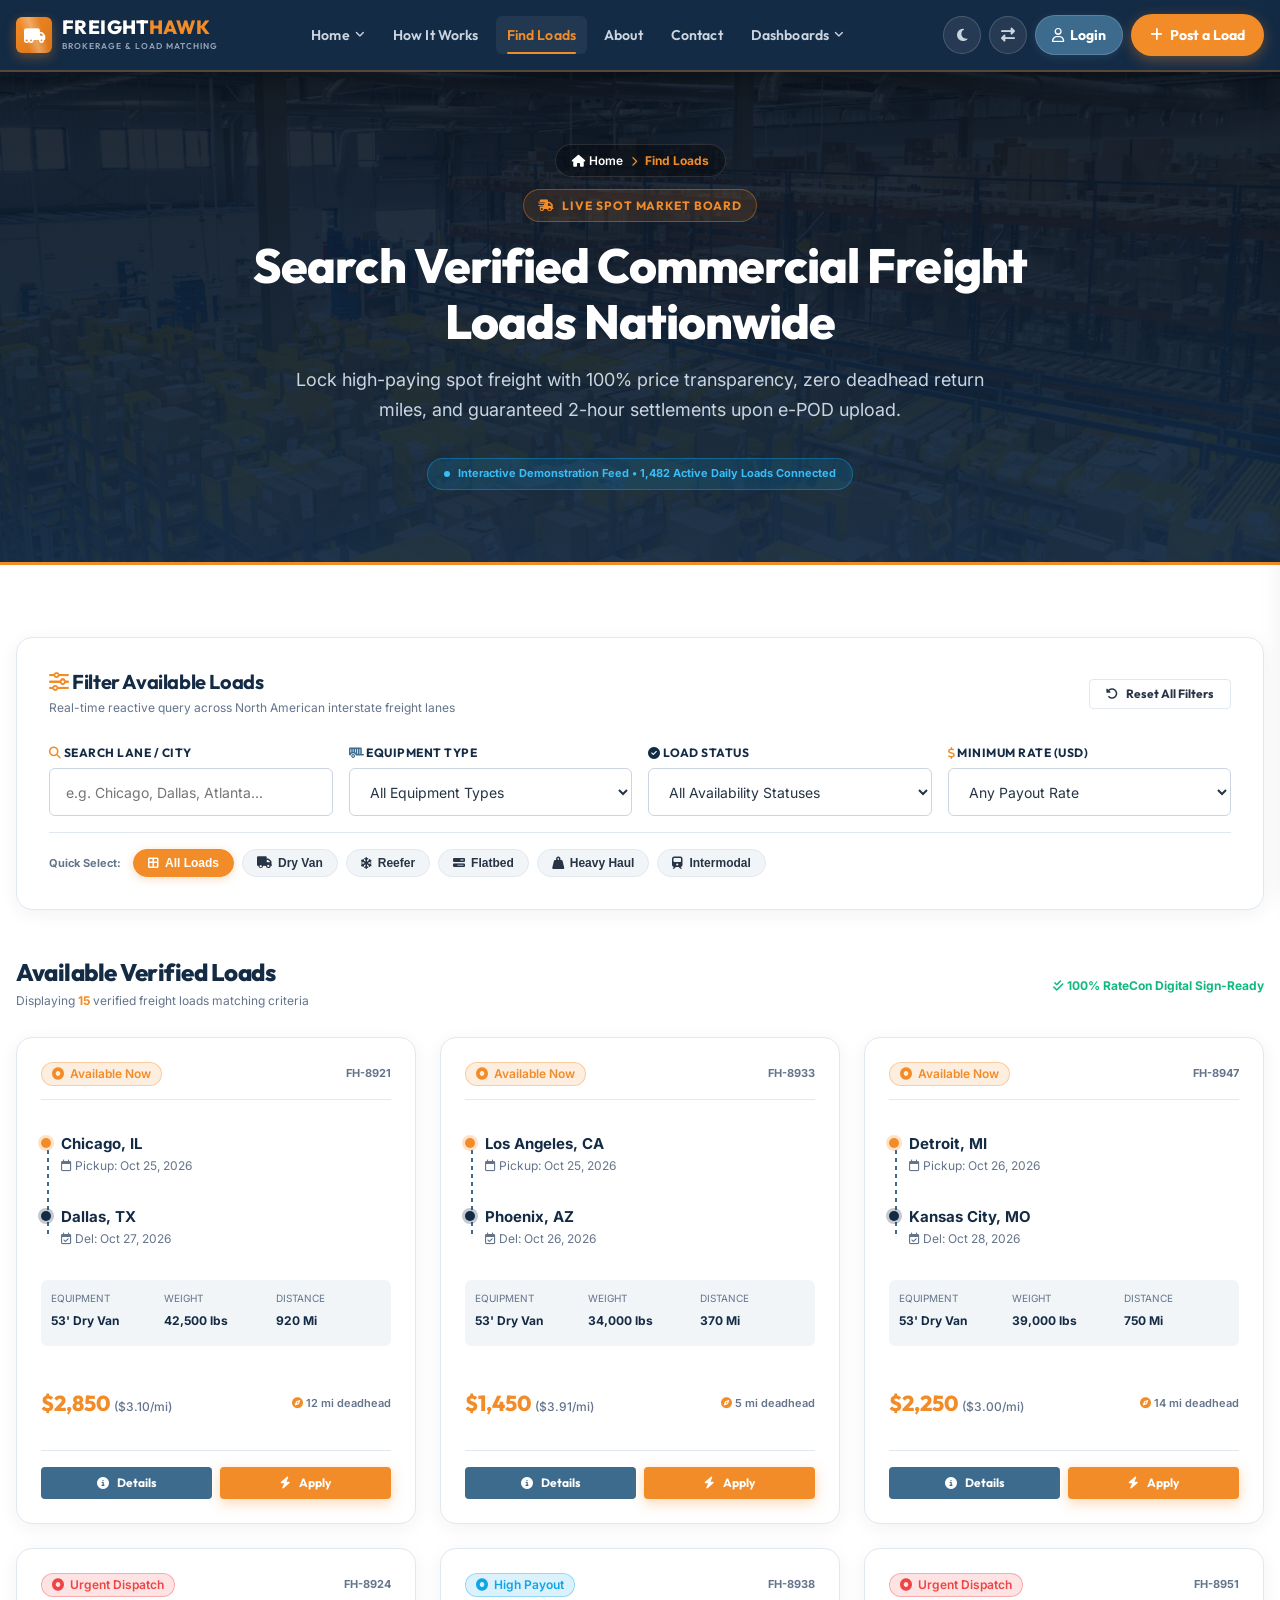
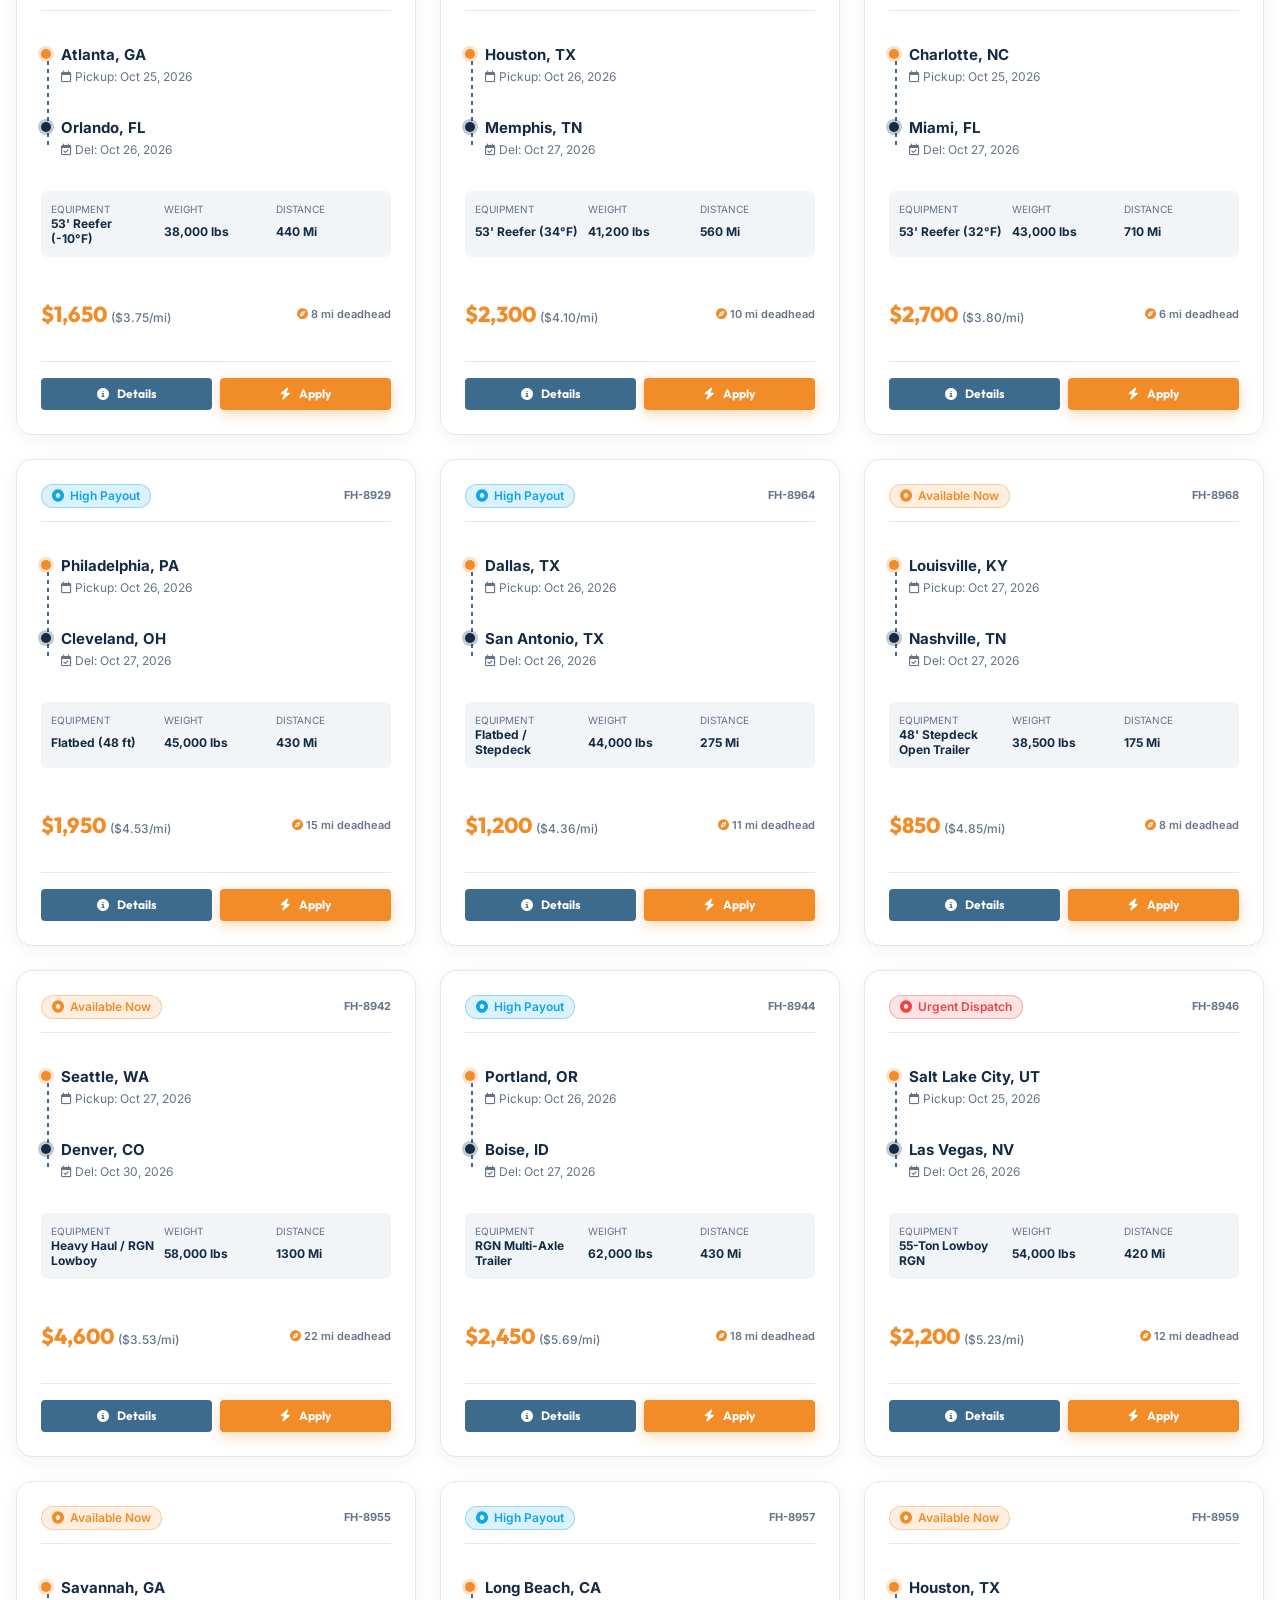
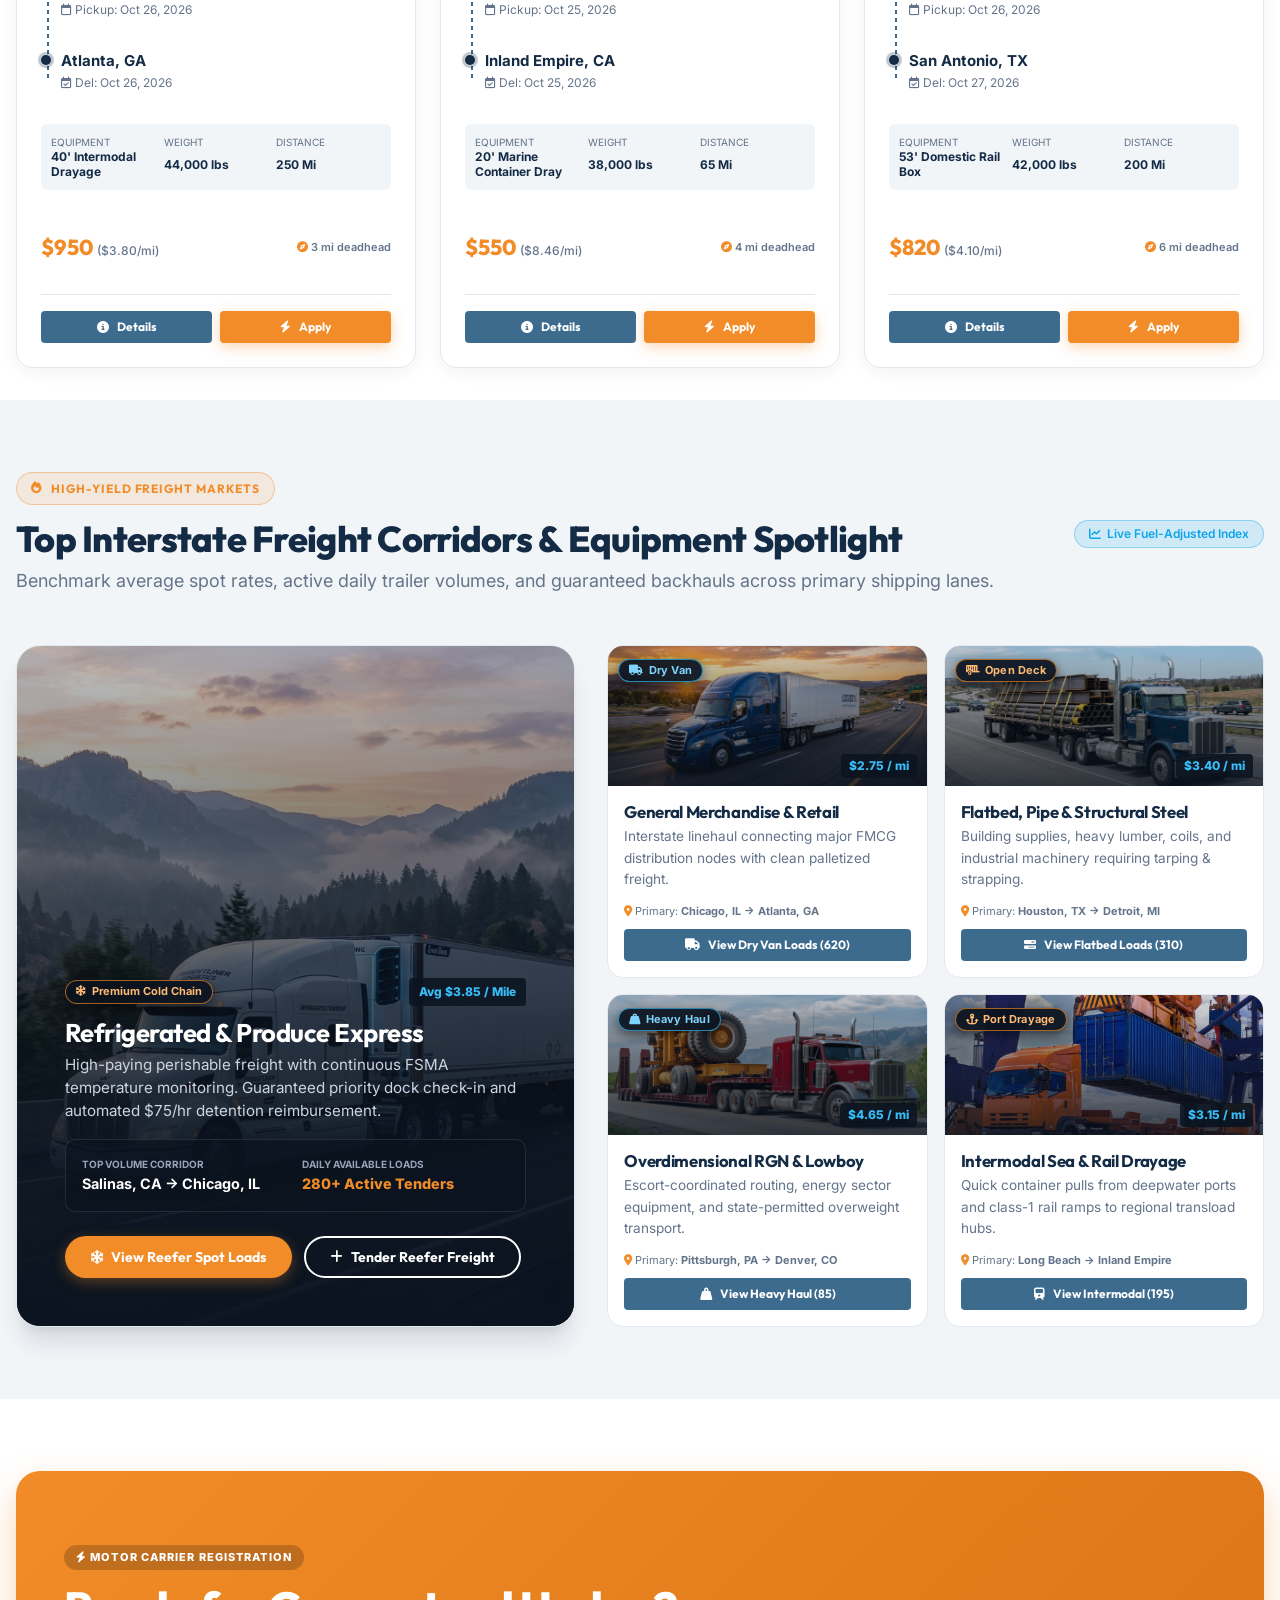
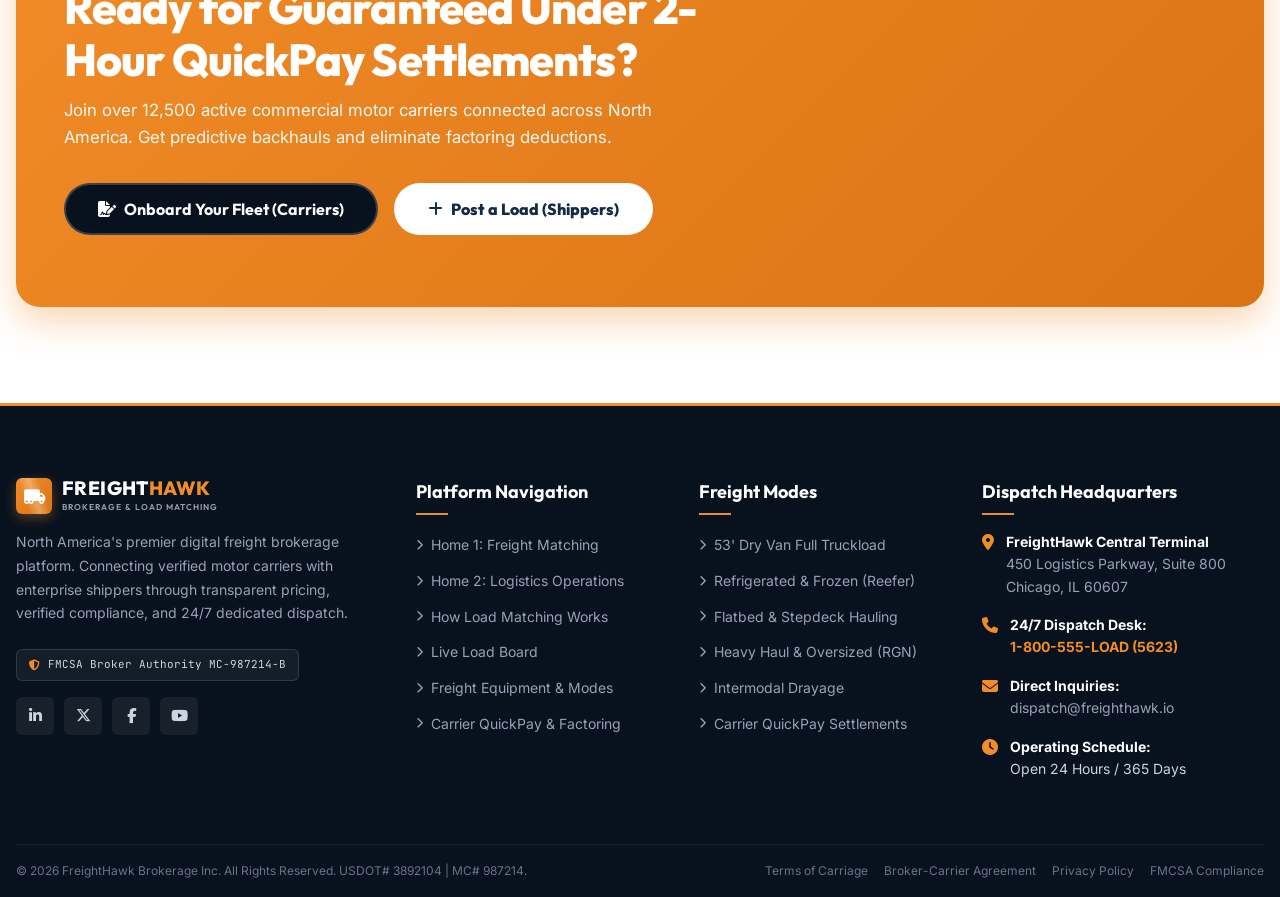
<file: find-loads.html>
<!DOCTYPE html>
<html lang="en" data-theme="light" dir="ltr">
<head>
  <meta charset="UTF-8">
  <meta name="viewport" content="width=device-width, initial-scale=1.0">
  <title>FreightHawk — Search &amp; Find Verified Freight Loads Board</title>
  <meta name="description" content="Search 1,480+ daily verified commercial truck freight loads nationwide. Filter by origin, destination, equipment, and rate per mile with instant RateCon booking.">

  <!-- FontAwesome 6 for Industrial Logistics Icons -->
  <link rel="stylesheet" href="https://cdnjs.cloudflare.com/ajax/libs/font-awesome/6.5.1/css/all.min.css" integrity="sha512-DTOQO9RWCH3ppGqcWaEA1BIZOC6xxalwEsw9c2QQeAIftl+Vegovlnee1c9QX4TctnWMn13TZye+giMm8e2LwA==" crossorigin="anonymous" referrerpolicy="no-referrer" />

  <link rel="icon" type="image/svg+xml" href="assets/images/favicon.svg">

  <!-- Foundation & Component Stylesheets inside assets/css -->
  <link rel="stylesheet" href="assets/css/foundation.css">
  <link rel="stylesheet" href="assets/css/components.css">
</head>
<body>

  <!-- ======================================================================
       PAGE PRELOADER (Global Branded Loading State)
       ====================================================================== -->
  <div id="pageLoader" class="fh-page-loader" aria-hidden="true">
    <div class="fh-loader-spinner-wrapper">
      <div class="fh-loader-ring"></div>
      <i class="fa-solid fa-truck-fast fh-loader-center-icon"></i>
    </div>
    <div class="fh-loader-brand">FREIGHT<span>HAWK</span></div>
    <div class="fh-loader-bar"><div class="fh-loader-bar-fill"></div></div>
  </div>

  <!-- ======================================================================
       MAIN NAVBAR (Shared Foundation Header)
       ====================================================================== -->
  <header class="fh-header" id="mainHeader">
    <nav class="fh-navbar" aria-label="Main Navigation">
      <!-- Brand Logo -->
      <a href="index.html" class="fh-brand" aria-label="FreightHawk Home">
        <div class="fh-brand-icon">
          <i class="fa-solid fa-truck-moving"></i>
        </div>
        <div class="fh-brand-text">
          <div class="fh-brand-title">FREIGHT<span>HAWK</span></div>
          <div class="fh-brand-sub">Brokerage &amp; Load Matching</div>
        </div>
      </a>

      <!-- Desktop Navigation Menu -->
      <ul class="fh-nav-menu">
        <li class="fh-nav-item">
          <a href="index.html" class="fh-nav-link">Home <i class="fa-solid fa-angle-down" style="font-size: 11px;"></i></a>
          <div class="fh-dropdown-menu">
            <a href="index.html" class="fh-dropdown-item">Home 1: Freight Matching <span class="fh-badge fh-badge-available">Available</span></a>
            <a href="home-2.html" class="fh-dropdown-item">Home 2: Logistics Operations <span class="fh-badge fh-badge-verified">Active</span></a>
          </div>
        </li>
        <li class="fh-nav-item">
          <a href="how-it-works.html" class="fh-nav-link">How It Works</a>
        </li>
        <li class="fh-nav-item">
          <a href="find-loads.html" class="fh-nav-link active">Find Loads</a>
        </li>
        <li class="fh-nav-item">
          <a href="about.html" class="fh-nav-link">About</a>
        </li>
        <li class="fh-nav-item">
          <a href="contact.html" class="fh-nav-link">Contact</a>
        </li>
        <li class="fh-nav-item">
          <a href="dashboard-shipper.html" class="fh-nav-link" data-nav="dashboards">Dashboards <i class="fa-solid fa-angle-down" style="font-size: 11px;"></i></a>
          <div class="fh-dropdown-menu">
            <a href="dashboard-shipper.html" class="fh-dropdown-item"><i class="fa-solid fa-chart-line text-steel"></i> Shipper Dashboard</a>
            <a href="dashboard-carrier.html" class="fh-dropdown-item"><i class="fa-solid fa-truck text-orange"></i> Carrier Dashboard</a>
          </div>
        </li>
        <li class="fh-nav-item">
          <a href="login.html" class="fh-nav-link fh-nav-link-login"><i class="fa-regular fa-user"></i> Login</a>
        </li>
      </ul>

      <!-- Nav Actions -->
      <div class="fh-nav-actions">
        <button type="button" class="fh-icon-btn" data-theme-toggle title="Toggle Light/Dark Theme" aria-label="Toggle Light/Dark Theme">
          <i class="fa-solid fa-moon"></i>
        </button>

        <button type="button" class="fh-icon-btn" data-dir-toggle title="Toggle LTR/RTL Direction" aria-label="Toggle LTR/RTL Direction">
          <i class="fa-solid fa-right-left"></i>
        </button>

        <a href="login.html" class="fh-btn-login">
          <i class="fa-regular fa-user"></i> Login
        </a>

        <a href="post-load.html" class="fh-nav-cta">
          <i class="fa-solid fa-plus"></i>
          <span>Post a Load</span>
        </a>

        <button type="button" class="fh-nav-toggle" aria-label="Toggle mobile menu" id="mobileMenuBtn">
          <i class="fa-solid fa-bars"></i>
        </button>
      </div>
    </nav>
  </header>

  <!-- ======================================================================
       MOBILE DRAWER NAVIGATION
       ====================================================================== -->
  <div class="fh-drawer-backdrop" id="drawerBackdrop"></div>
  <aside class="fh-mobile-drawer" id="mobileDrawer" aria-label="Mobile menu">
    <div class="fh-drawer-header">
      <div class="fh-brand">
        <div class="fh-brand-icon">
          <i class="fa-solid fa-truck-moving"></i>
        </div>
        <div class="fh-brand-title">FREIGHT<span>HAWK</span></div>
      </div>
      <button type="button" class="fh-drawer-close" aria-label="Close menu"><i class="fa-solid fa-xmark"></i></button>
    </div>

    <!-- Mobile Navigation Links -->
    <ul class="fh-mobile-nav">
      <li class="fh-mobile-item-dropdown">
        <button type="button" class="fh-mobile-dropdown-toggle" data-target="mobileHomeDropdown" aria-expanded="false">
          <span class="fh-mobile-dropdown-title"><i class="fa-solid fa-house"></i> Home</span>
          <i class="fa-solid fa-angle-down fh-mobile-arrow"></i>
        </button>
        <ul class="fh-mobile-subnav" id="mobileHomeDropdown">
          <li>
            <a href="index.html" class="fh-mobile-sublink">
              <span>Home 1: Freight Matching</span>
              <span class="fh-badge fh-badge-available" style="font-size: 10px; padding: 2px 6px;">Available</span>
            </a>
          </li>
          <li>
            <a href="home-2.html" class="fh-mobile-sublink">
              <span>Home 2: Logistics Operations</span>
              <span class="fh-badge fh-badge-verified" style="font-size: 10px; padding: 2px 6px;">Active</span>
            </a>
          </li>
        </ul>
      </li>
      <li><a href="how-it-works.html" class="fh-mobile-link"><i class="fa-solid fa-diagram-project"></i> How It Works</a></li>
      <li><a href="find-loads.html" class="fh-mobile-link active"><i class="fa-solid fa-route"></i> Find Loads</a></li>
      <li><a href="about.html" class="fh-mobile-link"><i class="fa-solid fa-circle-info"></i> About</a></li>
      <li><a href="contact.html" class="fh-mobile-link"><i class="fa-solid fa-phone"></i> Contact</a></li>

      <!-- Dashboards with Interactive Dropdown in Mobile Drawer -->
      <li class="fh-mobile-item-dropdown">
        <button type="button" class="fh-mobile-dropdown-toggle" id="mobileDashboardsToggle" data-target="mobileDashboardsDropdown" aria-expanded="false">
          <span class="fh-mobile-dropdown-title"><i class="fa-solid fa-chart-pie"></i> Dashboards</span>
          <i class="fa-solid fa-angle-down fh-mobile-arrow"></i>
        </button>
        <ul class="fh-mobile-subnav" id="mobileDashboardsDropdown">
          <li>
            <a href="dashboard-shipper.html" class="fh-mobile-sublink">
              <span class="fh-flex fh-items-center fh-gap-sm"><i class="fa-solid fa-chart-line text-steel"></i> Shipper Dashboard</span>
              <span class="fh-badge fh-badge-available" style="font-size: 10px; padding: 2px 6px;">Live</span>
            </a>
          </li>
          <li>
            <a href="dashboard-carrier.html" class="fh-mobile-sublink">
              <span class="fh-flex fh-items-center fh-gap-sm"><i class="fa-solid fa-truck text-orange"></i> Carrier Dashboard</span>
              <span class="fh-badge fh-badge-verified" style="font-size: 10px; padding: 2px 6px;">Live</span>
            </a>
          </li>
        </ul>
      </li>
      <li>
        <a href="login.html" class="fh-mobile-link fh-mobile-link-login">
          <i class="fa-regular fa-user"></i> Login / Client Portal
        </a>
      </li>
    </ul>

    <!-- Mobile Drawer Preferences & Controls -->
    <div style="margin-top: auto; padding-top: var(--space-lg); border-top: 1px solid rgba(255,255,255,0.1);">
      <div class="fh-drawer-prefs-box">
        <span class="fh-drawer-prefs-label">Preferences:</span>
        <div class="fh-drawer-prefs-actions">
          <button type="button" class="fh-icon-btn" data-theme-toggle title="Toggle Light/Dark Theme" aria-label="Toggle Light/Dark Theme">
            <i class="fa-solid fa-moon"></i>
          </button>
          <button type="button" class="fh-icon-btn" data-dir-toggle title="Toggle LTR/RTL Direction" aria-label="Toggle LTR/RTL Direction">
            <i class="fa-solid fa-right-left"></i>
          </button>
        </div>
      </div>
      <a href="login.html" class="fh-btn-login" style="width: 100%; justify-content: center; margin-bottom: var(--space-sm);">
        <i class="fa-regular fa-user"></i> Login / Register
      </a>
      <a href="post-load.html" class="fh-nav-cta" style="width: 100%; justify-content: center;">
        <i class="fa-solid fa-plus"></i> Post a Load
      </a>
    </div>
  </aside>

  <!-- ======================================================================
       SECTION 1: LOAD-SEARCH HERO (Standardized Height min 360px)
       ====================================================================== -->
  <section class="fh-page-banner" style="background-image: linear-gradient(rgba(10, 19, 31, 0.90), rgba(20, 43, 69, 0.94)), url('assets/images/hero-ops.jpg');">
    <div class="fh-container">
      <div style="max-width: 860px; margin-inline: auto;">
        <!-- Line 1: Breadcrumb Navigation -->
        <div class="fh-breadcrumb-wrapper">
          <nav class="fh-breadcrumb" aria-label="Breadcrumb">
            <a href="index.html"><i class="fa-solid fa-house"></i> Home</a>
            <span class="divider"><i class="fa-solid fa-chevron-right flip-rtl"></i></span>
            <span class="current">Find Loads</span>
          </nav>
        </div>

        <!-- Line 2: Eyebrow Pill -->
        <div class="fh-eyebrow-wrapper">
          <div class="fh-eyebrow-pill">
            <i class="fa-solid fa-truck-fast"></i> Live Spot Market Board
          </div>
        </div>

        <h1 style="color: #FFFFFF; font-size: clamp(2rem, 4vw, 3rem); line-height: 1.15; margin-bottom: var(--space-md);">
          Search Verified Commercial Freight Loads Nationwide
        </h1>

        <p class="lead" style="color: #CBD5E1; margin-bottom: var(--space-xl); max-width: 720px; margin-inline: auto;">
          Lock high-paying spot freight with 100% price transparency, zero deadhead return miles, and guaranteed 2-hour settlements upon e-POD upload.
        </p>

        <!-- Simulated Sample Data Notice Badge -->
        <div style="display: inline-flex; align-items: center; gap: 8px; background: rgba(14, 165, 233, 0.15); border: 1px solid rgba(14, 165, 233, 0.4); padding: 6px 16px; border-radius: var(--radius-pill); font-size: 11px; color: #38BDF8; font-weight: 700;">
          <span class="fh-pulse-dot" style="background: #38BDF8; width: 6px; height: 6px;"></span>
          Interactive Demonstration Feed &bull; 1,482 Active Daily Loads Connected
        </div>
      </div>
    </div>
  </section>

  <!-- ======================================================================
       SECTION 2: SEARCH AND FILTER CONTROLS (Reactive Real-Time Bar)
       ====================================================================== -->
  <section class="fh-section" style="padding-bottom: var(--space-xl);">
    <div class="fh-container">
      <div class="fh-filter-bar">
        <div class="fh-flex fh-justify-between fh-items-center" style="margin-bottom: var(--space-lg); flex-wrap: wrap; gap: var(--space-sm);">
          <div>
            <h3 style="margin: 0; font-size: 1.25rem;"><i class="fa-solid fa-sliders text-orange"></i> Filter Available Loads</h3>
            <span style="font-size: 12px; color: var(--text-muted);">Real-time reactive query across North American interstate freight lanes</span>
          </div>
          <button type="button" class="fh-btn fh-btn-sm fh-btn-ghost" id="resetFiltersBtn" style="border: 1px solid var(--border-subtle);">
            <i class="fa-solid fa-rotate-left"></i> Reset All Filters
          </button>
        </div>

        <!-- Filter Inputs Grid -->
        <div class="fh-filter-grid">
          <div class="fh-form-group" style="margin-bottom: 0;">
            <label class="fh-label"><i class="fa-solid fa-magnifying-glass text-orange"></i> Search Lane / City</label>
            <input type="text" class="fh-input" id="searchKeyword" placeholder="e.g. Chicago, Dallas, Atlanta...">
          </div>

          <div class="fh-form-group" style="margin-bottom: 0;">
            <label class="fh-label"><i class="fa-solid fa-trailer text-steel"></i> Equipment Type</label>
            <select class="fh-select" id="filterEquipment">
              <option value="all">All Equipment Types</option>
              <option value="dry-van">53' Dry Van</option>
              <option value="reefer">Refrigerated (Reefer)</option>
              <option value="flatbed">Flatbed / Stepdeck</option>
              <option value="heavy-haul">Heavy Haul (RGN)</option>
              <option value="intermodal">Intermodal Drayage</option>
            </select>
          </div>

          <div class="fh-form-group" style="margin-bottom: 0;">
            <label class="fh-label"><i class="fa-solid fa-circle-check text-green"></i> Load Status</label>
            <select class="fh-select" id="filterStatus">
              <option value="all">All Availability Statuses</option>
              <option value="available">Available Now</option>
              <option value="urgent">Urgent Dispatch</option>
              <option value="high-payout">High Payout ($3.50+/mi)</option>
            </select>
          </div>

          <div class="fh-form-group" style="margin-bottom: 0;">
            <label class="fh-label"><i class="fa-solid fa-dollar-sign text-orange"></i> Minimum Rate (USD)</label>
            <select class="fh-select" id="filterMinRate">
              <option value="0">Any Payout Rate</option>
              <option value="1500">$1,500+</option>
              <option value="2000">$2,000+</option>
              <option value="2500">$2,500+</option>
              <option value="3000">$3,000+</option>
            </select>
          </div>
        </div>

        <!-- Quick Equipment Filter Pills -->
        <div class="fh-filter-pills">
          <span style="font-size: 11px; font-weight: 700; color: var(--text-muted); align-self: center; margin-right: 4px;">Quick Select:</span>
          <button type="button" class="fh-pill-btn active" data-pill-equip="all"><i class="fa-solid fa-border-all"></i> All Loads</button>
          <button type="button" class="fh-pill-btn" data-pill-equip="dry-van"><i class="fa-solid fa-truck"></i> Dry Van</button>
          <button type="button" class="fh-pill-btn" data-pill-equip="reefer"><i class="fa-solid fa-snowflake"></i> Reefer</button>
          <button type="button" class="fh-pill-btn" data-pill-equip="flatbed"><i class="fa-solid fa-bars-progress"></i> Flatbed</button>
          <button type="button" class="fh-pill-btn" data-pill-equip="heavy-haul"><i class="fa-solid fa-weight-hanging"></i> Heavy Haul</button>
          <button type="button" class="fh-pill-btn" data-pill-equip="intermodal"><i class="fa-solid fa-train"></i> Intermodal</button>
        </div>
      </div>

      <!-- Live Results Header -->
      <div class="fh-flex fh-justify-between fh-items-center" style="margin-bottom: var(--space-lg); flex-wrap: wrap; gap: var(--space-sm);">
        <div>
          <h2 style="font-size: 1.5rem; margin: 0;">Available Verified Loads</h2>
          <span style="font-size: 12px; color: var(--text-muted);">
            Displaying <strong id="visibleLoadCount" style="color: var(--color-safety-orange);">15</strong> verified freight loads matching criteria
          </span>
        </div>
        <div style="font-size: 12px; color: #10B981; font-weight: 700;">
          <i class="fa-solid fa-check-double"></i> 100% RateCon Digital Sign-Ready
        </div>
      </div>

      <!-- ======================================================================
           SECTION 3: AVAILABLE LOAD RESULTS (Interactive Board Grid)
           ====================================================================== -->
      <div class="fh-load-grid" id="loadResultsGrid">
        <!-- Load Cards rendered dynamically via JavaScript for real-time reactivity -->
      </div>

      <!-- Empty State (Shown when 0 results match) -->
      <div class="fh-empty-state" id="emptyStateBox" style="display: none;">
        <div class="fh-empty-icon">
          <i class="fa-solid fa-truck-ramp-box"></i>
        </div>
        <h3 style="margin-bottom: 6px;">No Freight Loads Match Current Filter</h3>
        <p class="text-muted" style="max-width: 480px; margin-inline: auto; margin-bottom: var(--space-lg);">
          Try adjusting your origin search, expanding your minimum rate slider, or selecting another equipment type to discover available tenders.
        </p>
        <button type="button" class="fh-btn fh-btn-primary fh-btn-pill" onclick="resetAllFilters();">
          <i class="fa-solid fa-rotate-left"></i> Reset Filter Settings
        </button>
      </div>
    </div>
  </section>

  <!-- ======================================================================
       HIGH-DEMAND FREIGHT CORRIDORS & EQUIPMENT SPOTLIGHT (Bento Showcase)
       ====================================================================== -->
  <section class="fh-section fh-section-secondary" id="corridors-spotlight">
    <div class="fh-container">
      <div class="fh-flex fh-justify-between fh-items-center" style="margin-bottom: var(--space-2xl); flex-wrap: wrap; gap: var(--space-md);">
        <div>
          <div class="fh-eyebrow-pill">
            <i class="fa-solid fa-fire text-orange"></i> High-Yield Freight Markets
          </div>
          <h2 style="margin-bottom: 6px;">Top Interstate Freight Corridors &amp; Equipment Spotlight</h2>
          <p class="lead" style="margin-bottom: 0;">
            Benchmark average spot rates, active daily trailer volumes, and guaranteed backhauls across primary shipping lanes.
          </p>
        </div>
        <div>
          <span class="fh-badge fh-badge-verified" style="font-size: 12px; padding: 6px 14px;">
            <i class="fa-solid fa-chart-line"></i> Live Fuel-Adjusted Index
          </span>
        </div>
      </div>

      <!-- Asymmetrical Bento Showcase Grid -->
      <div class="fh-corridor-bento">
        <!-- Feature 1: Large Featured Card (Reefer Cold Chain) -->
        <div class="fh-corridor-card-lg" style="background-image: url('assets/images/corridor-reefer.jpg');">
          <div class="fh-corridor-overlay"></div>
          <div class="fh-corridor-content">
            <div class="fh-flex fh-justify-between fh-items-center" style="margin-bottom: var(--space-sm); flex-wrap: wrap; gap: 8px;">
              <span class="fh-badge fh-badge-available" style="font-size: 11px;">
                <i class="fa-solid fa-snowflake"></i> Premium Cold Chain
              </span>
              <span style="font-size: 12px; font-weight: 800; color: #38BDF8; background: rgba(10,19,31,0.85); padding: 4px 10px; border-radius: 4px;">
                Avg $3.85 / Mile
              </span>
            </div>

            <h3 style="color: #FFFFFF; font-size: 1.6rem; margin-bottom: 6px;">
              Refrigerated &amp; Produce Express
            </h3>
            <p style="color: #CBD5E1; font-size: 0.95rem; margin-bottom: var(--space-md); line-height: 1.5;">
              High-paying perishable freight with continuous FSMA temperature monitoring. Guaranteed priority dock check-in and automated $75/hr detention reimbursement.
            </p>

            <div class="fh-grid fh-grid-2" style="gap: var(--space-sm); margin-bottom: var(--space-lg); background: rgba(10,19,31,0.7); padding: var(--space-md); border-radius: var(--radius-md); border: 1px solid rgba(255,255,255,0.1);">
              <div>
                <div style="font-size: 10px; text-transform: uppercase; color: #94A3B8; font-weight: 700;">Top Volume Corridor</div>
                <div style="color: #FFFFFF; font-weight: 700; font-size: 0.9rem;">Salinas, CA &rarr; Chicago, IL</div>
              </div>
              <div>
                <div style="font-size: 10px; text-transform: uppercase; color: #94A3B8; font-weight: 700;">Daily Available Loads</div>
                <div style="color: var(--color-safety-orange); font-weight: 800; font-size: 0.9rem;">280+ Active Tenders</div>
              </div>
            </div>

            <div class="fh-flex fh-gap-sm" style="flex-wrap: wrap;">
              <button type="button" class="fh-btn fh-btn-primary fh-btn-pill" onclick="filterByEquipmentQuick('reefer');">
                <i class="fa-solid fa-snowflake"></i> View Reefer Spot Loads
              </button>
              <button type="button" class="fh-btn fh-btn-outline-navy fh-btn-pill" style="border-color: #FFFFFF; color: #FFFFFF;" data-open-modal="postLoadModal">
                <i class="fa-solid fa-plus"></i> Tender Reefer Freight
              </button>
            </div>
          </div>
        </div>

        <!-- Feature 2: 4-Card 2x2 Grid for Other Equipment Modes -->
        <div class="fh-corridor-grid-sm">
          <!-- Card 1: 53' Dry Van -->
          <div class="fh-corridor-card-sm">
            <div class="fh-corridor-thumb">
              <img src="assets/images/corridor-dry-van.jpg" alt="53 Foot Dry Van Full Truckload" loading="lazy">
              <div class="fh-corridor-thumb-overlay"></div>
              <div class="fh-corridor-thumb-badge">
                <span class="fh-badge fh-badge-verified"><i class="fa-solid fa-truck"></i> Dry Van</span>
              </div>
              <div class="fh-corridor-thumb-rate">$2.75 / mi</div>
            </div>
            <div class="fh-corridor-body">
              <h4 style="font-size: 1.05rem; margin-bottom: 4px;">General Merchandise &amp; Retail</h4>
              <p class="text-muted" style="font-size: 0.85rem; margin-bottom: var(--space-sm);">
                Interstate linehaul connecting major FMCG distribution nodes with clean palletized freight.
              </p>
              <div style="margin-top: auto;">
                <div style="font-size: 11px; color: var(--text-muted); margin-bottom: 8px;">
                  <i class="fa-solid fa-location-dot text-orange"></i> Primary: <strong>Chicago, IL &rarr; Atlanta, GA</strong>
                </div>
                <button type="button" class="fh-btn fh-btn-sm fh-btn-secondary" style="width: 100%; justify-content: center;" onclick="filterByEquipmentQuick('dry-van');">
                  <i class="fa-solid fa-truck"></i> View Dry Van Loads (620)
                </button>
              </div>
            </div>
          </div>

          <!-- Card 2: Specialized Flatbed -->
          <div class="fh-corridor-card-sm">
            <div class="fh-corridor-thumb">
              <img src="assets/images/corridor-flatbed.jpg" alt="Specialized Flatbed and Stepdeck" loading="lazy">
              <div class="fh-corridor-thumb-overlay"></div>
              <div class="fh-corridor-thumb-badge">
                <span class="fh-badge fh-badge-available"><i class="fa-solid fa-trailer"></i> Open Deck</span>
              </div>
              <div class="fh-corridor-thumb-rate">$3.40 / mi</div>
            </div>
            <div class="fh-corridor-body">
              <h4 style="font-size: 1.05rem; margin-bottom: 4px;">Flatbed, Pipe &amp; Structural Steel</h4>
              <p class="text-muted" style="font-size: 0.85rem; margin-bottom: var(--space-sm);">
                Building supplies, heavy lumber, coils, and industrial machinery requiring tarping &amp; strapping.
              </p>
              <div style="margin-top: auto;">
                <div style="font-size: 11px; color: var(--text-muted); margin-bottom: 8px;">
                  <i class="fa-solid fa-location-dot text-orange"></i> Primary: <strong>Houston, TX &rarr; Detroit, MI</strong>
                </div>
                <button type="button" class="fh-btn fh-btn-sm fh-btn-secondary" style="width: 100%; justify-content: center;" onclick="filterByEquipmentQuick('flatbed');">
                  <i class="fa-solid fa-bars-progress"></i> View Flatbed Loads (310)
                </button>
              </div>
            </div>
          </div>

          <!-- Card 3: Heavy Haul RGN -->
          <div class="fh-corridor-card-sm">
            <div class="fh-corridor-thumb">
              <img src="assets/images/corridor-heavy-haul.png" alt="Heavy Haul RGN Oversized" loading="lazy">
              <div class="fh-corridor-thumb-overlay"></div>
              <div class="fh-corridor-thumb-badge">
                <span class="fh-badge fh-badge-verified"><i class="fa-solid fa-weight-hanging"></i> Heavy Haul</span>
              </div>
              <div class="fh-corridor-thumb-rate">$4.65 / mi</div>
            </div>
            <div class="fh-corridor-body">
              <h4 style="font-size: 1.05rem; margin-bottom: 4px;">Overdimensional RGN &amp; Lowboy</h4>
              <p class="text-muted" style="font-size: 0.85rem; margin-bottom: var(--space-sm);">
                Escort-coordinated routing, energy sector equipment, and state-permitted overweight transport.
              </p>
              <div style="margin-top: auto;">
                <div style="font-size: 11px; color: var(--text-muted); margin-bottom: 8px;">
                  <i class="fa-solid fa-location-dot text-orange"></i> Primary: <strong>Pittsburgh, PA &rarr; Denver, CO</strong>
                </div>
                <button type="button" class="fh-btn fh-btn-sm fh-btn-secondary" style="width: 100%; justify-content: center;" onclick="filterByEquipmentQuick('heavy-haul');">
                  <i class="fa-solid fa-weight-hanging"></i> View Heavy Haul (85)
                </button>
              </div>
            </div>
          </div>

          <!-- Card 4: Intermodal Drayage -->
          <div class="fh-corridor-card-sm">
            <div class="fh-corridor-thumb">
              <img src="assets/images/corridor-intermodal.jpg" alt="Intermodal Port Rail Drayage" loading="lazy">
              <div class="fh-corridor-thumb-overlay"></div>
              <div class="fh-corridor-thumb-badge">
                <span class="fh-badge fh-badge-available"><i class="fa-solid fa-anchor"></i> Port Drayage</span>
              </div>
              <div class="fh-corridor-thumb-rate">$3.15 / mi</div>
            </div>
            <div class="fh-corridor-body">
              <h4 style="font-size: 1.05rem; margin-bottom: 4px;">Intermodal Sea &amp; Rail Drayage</h4>
              <p class="text-muted" style="font-size: 0.85rem; margin-bottom: var(--space-sm);">
                Quick container pulls from deepwater ports and class-1 rail ramps to regional transload hubs.
              </p>
              <div style="margin-top: auto;">
                <div style="font-size: 11px; color: var(--text-muted); margin-bottom: 8px;">
                  <i class="fa-solid fa-location-dot text-orange"></i> Primary: <strong>Long Beach &rarr; Inland Empire</strong>
                </div>
                <button type="button" class="fh-btn fh-btn-sm fh-btn-secondary" style="width: 100%; justify-content: center;" onclick="filterByEquipmentQuick('intermodal');">
                  <i class="fa-solid fa-train"></i> View Intermodal (195)
                </button>
              </div>
            </div>
          </div>
        </div>
      </div>
    </div>
  </section>

  <!-- ======================================================================
       SECTION 4: LOAD DETAIL AND SHIPMENT REQUIREMENTS (Interactive Modal)
       ====================================================================== -->
  <div class="fh-modal-overlay" id="loadDetailModal">
    <div class="fh-modal-dialog fh-modal-dialog-wide">
      <div class="fh-modal-header">
        <div class="fh-flex fh-items-center fh-gap-md">
          <div class="fh-card-icon-wrapper" style="background: var(--color-steel-blue); margin: 0; width: 44px; height: 44px; font-size: 20px;">
            <i class="fa-solid fa-file-lines"></i>
          </div>
          <div>
            <div class="fh-flex fh-items-center fh-gap-sm">
              <h3 style="font-size: 1.25rem; margin: 0;" id="modalLoadTitle">Freight Tender Details</h3>
              <span class="fh-badge fh-badge-available" id="modalLoadStatus">Available</span>
            </div>
            <span style="font-size: 12px; color: var(--text-muted);" id="modalLoadId">LOAD #FH-XXXXX</span>
          </div>
        </div>
        <button type="button" class="fh-modal-close" data-close-modal aria-label="Close dialog">&times;</button>
      </div>

      <div class="fh-modal-body" style="padding: var(--space-xl);">
        <!-- Route Lane Details -->
        <div class="fh-route-container" style="margin-bottom: var(--space-xl); background: var(--bg-secondary); padding: var(--space-lg); border-radius: var(--radius-md);">
          <div class="fh-route-point">
            <div class="fh-route-city" id="modalOrigin">Origin City, State</div>
            <div class="fh-route-date" id="modalPickupDate"><i class="fa-regular fa-calendar"></i> Pickup: Oct 25, 2026 &bull; 08:00 - 12:00 CST</div>
          </div>
          <div class="fh-route-point destination" style="margin-top: var(--space-md);">
            <div class="fh-route-city" id="modalDestination">Destination City, State</div>
            <div class="fh-route-date" id="modalDeliveryDate"><i class="fa-regular fa-calendar-check"></i> Delivery: Oct 27, 2026 &bull; 14:00 CST</div>
          </div>
        </div>

        <!-- Specification Matrix -->
        <h4 style="margin-bottom: var(--space-sm); font-size: 1rem;"><i class="fa-solid fa-cubes text-orange"></i> Cargo &amp; Equipment Specifications</h4>
        <div class="fh-grid" style="grid-template-columns: repeat(auto-fit, minmax(180px, 1fr)); gap: var(--space-sm); margin-bottom: var(--space-xl);">
          <div class="fh-card" style="padding: 12px;">
            <div style="font-size: 10px; text-transform: uppercase; color: var(--text-muted); font-weight: 700;">Equipment Required</div>
            <div style="font-weight: 700;" id="modalEquipment">53' Dry Van</div>
          </div>
          <div class="fh-card" style="padding: 12px;">
            <div style="font-size: 10px; text-transform: uppercase; color: var(--text-muted); font-weight: 700;">Gross Weight</div>
            <div style="font-weight: 700;" id="modalWeight">42,500 lbs</div>
          </div>
          <div class="fh-card" style="padding: 12px;">
            <div style="font-size: 10px; text-transform: uppercase; color: var(--text-muted); font-weight: 700;">Commodity Type</div>
            <div style="font-weight: 700;" id="modalCommodity">Packaged Food / Retail</div>
          </div>
          <div class="fh-card" style="padding: 12px;">
            <div style="font-size: 10px; text-transform: uppercase; color: var(--text-muted); font-weight: 700;">Pallet Count</div>
            <div style="font-weight: 700;" id="modalPallets">24 Standard (48x40)</div>
          </div>
        </div>

        <!-- Carrier Compensation & Terms -->
        <h4 style="margin-bottom: var(--space-sm); font-size: 1rem;"><i class="fa-solid fa-file-invoice-dollar text-green"></i> Rate &amp; Compensation Terms</h4>
        <div class="fh-flex fh-justify-between fh-items-center" style="background: rgba(242, 140, 40, 0.1); border: 1px solid rgba(242, 140, 40, 0.3); padding: var(--space-md); border-radius: var(--radius-md); margin-bottom: var(--space-xl); flex-wrap: wrap; gap: var(--space-sm);">
          <div>
            <div style="font-size: 11px; text-transform: uppercase; color: var(--text-muted); font-weight: 700;">Guaranteed Carrier Linehaul Rate</div>
            <div class="fh-rate-value" id="modalRate" style="font-size: 1.8rem;">$2,850.00</div>
            <div style="font-size: 11px; color: var(--text-muted);" id="modalRatePerMile">$3.10 / Mile (920 Miles)</div>
          </div>
          <div style="text-align: right;">
            <span class="fh-badge fh-badge-available" style="margin-bottom: 4px;"><i class="fa-solid fa-bolt"></i> 2-Hour QuickPay Eligible</span>
            <div style="font-size: 11px; color: var(--text-muted);">Standard Detention: $75/Hr after 2 Free Hours</div>
          </div>
        </div>

        <!-- Mandatory Shipment Requirements Checklist -->
        <h4 style="margin-bottom: var(--space-sm); font-size: 1rem;"><i class="fa-solid fa-shield-halved text-navy"></i> Mandatory Carrier Compliance Rules</h4>
        <ul class="fh-pathway-list" style="margin-bottom: var(--space-xl);">
          <li><i class="fa-solid fa-check"></i> <strong>FMCSA Authority:</strong> Active interstate motor carrier authority with minimum 90 days tenure.</li>
          <li><i class="fa-solid fa-check"></i> <strong>Cargo Insurance:</strong> Minimum $100,000 active certificate with FreightHawk listed as certificate holder.</li>
          <li><i class="fa-solid fa-check"></i> <strong>ELD Telematics:</strong> Active GPS location sharing enabled on driver smartphone or ELD system.</li>
          <li><i class="fa-solid fa-check"></i> <strong>Clean Equipment:</strong> Odor-free, dry, leak-free trailer with valid annual inspection sticker.</li>
        </ul>

        <div class="fh-flex fh-justify-between fh-items-center" style="border-top: 1px solid var(--border-subtle); padding-top: var(--space-md); flex-wrap: wrap; gap: var(--space-md);">
          <button type="button" class="fh-btn fh-btn-outline-navy" data-close-modal>
            Back to Load Board
          </button>
          <button type="button" class="fh-btn fh-btn-primary" id="modalProceedApplyBtn">
            <i class="fa-solid fa-bolt"></i> Lock Rate &amp; Express Interest
          </button>
        </div>
      </div>
    </div>
  </div>

  <!-- ======================================================================
       SECTION 5: CARRIER APPLICATION & EXPRESS INTEREST WORKFLOW (Modal)
       ====================================================================== -->
  <div class="fh-modal-overlay" id="applyLoadModal">
    <div class="fh-modal-dialog" style="max-width: 600px;">
      <div class="fh-modal-header">
        <div class="fh-flex fh-items-center fh-gap-sm">
          <div class="fh-brand-icon" style="width: 36px; height: 36px; font-size: 16px;">
            <i class="fa-solid fa-file-signature"></i>
          </div>
          <div>
            <h3 style="font-size: 1.2rem; margin: 0;">Express Interest &amp; Lock Rate</h3>
            <span style="font-size: 11px; color: var(--text-muted);" id="applyModalSubtitle">Direct Tender Acceptance Workflow</span>
          </div>
        </div>
        <button type="button" class="fh-modal-close" data-close-modal aria-label="Close dialog">&times;</button>
      </div>

      <div class="fh-modal-body" style="padding: var(--space-xl);">
        <form id="applyLoadForm" onsubmit="handleApplySubmit(event);">
          <input type="hidden" id="applyLoadIdInput" value="">

          <div style="background: var(--bg-secondary); padding: 12px; border-radius: var(--radius-sm); margin-bottom: var(--space-lg); border-left: 3px solid var(--color-safety-orange);">
            <div style="font-size: 11px; color: var(--text-muted); font-weight: 700; text-transform: uppercase;">Selected Freight Tender:</div>
            <div style="font-weight: 800; color: var(--text-heading); font-size: 1rem;" id="applyLoadLaneSummary">Chicago, IL &rarr; Dallas, TX</div>
            <div style="font-size: 12px; color: var(--color-safety-orange); font-weight: 700;" id="applyLoadRateSummary">Offered Rate: $2,850.00</div>
          </div>

          <div class="fh-grid fh-grid-2" style="margin-bottom: var(--space-md);">
            <div class="fh-form-group">
              <label class="fh-label"><i class="fa-solid fa-id-card text-steel"></i> Carrier MC / DOT #</label>
              <input type="text" class="fh-input" id="carrierMcInput" placeholder="e.g. MC-987214" required value="MC-987214">
            </div>
            <div class="fh-form-group">
              <label class="fh-label"><i class="fa-solid fa-building text-navy"></i> Motor Carrier Legal Name</label>
              <input type="text" class="fh-input" id="carrierNameInput" placeholder="e.g. Midwest Freight Line LLC" required value="Midwest Freight Line LLC">
            </div>
          </div>

          <div class="fh-grid fh-grid-2" style="margin-bottom: var(--space-md);">
            <div class="fh-form-group">
              <label class="fh-label"><i class="fa-solid fa-user text-orange"></i> Assigned Driver Name</label>
              <input type="text" class="fh-input" id="driverNameInput" placeholder="Driver full name" required value="Marcus Turner">
            </div>
            <div class="fh-form-group">
              <label class="fh-label"><i class="fa-solid fa-phone text-green"></i> Driver Cell Phone</label>
              <input type="tel" class="fh-input" id="driverPhoneInput" placeholder="(555) 000-0000" required value="(312) 555-8921">
            </div>
          </div>

          <div class="fh-grid fh-grid-2" style="margin-bottom: var(--space-md);">
            <div class="fh-form-group">
              <label class="fh-label"><i class="fa-solid fa-truck text-steel"></i> Tractor / Unit #</label>
              <input type="text" class="fh-input" placeholder="e.g. Unit 104" required value="Unit 104">
            </div>
            <div class="fh-form-group">
              <label class="fh-label"><i class="fa-solid fa-hand-holding-dollar text-orange"></i> Requested Rate (USD)</label>
              <input type="text" class="fh-input" id="requestedRateInput" placeholder="$2,850" required value="$2,850">
            </div>
          </div>

          <div class="fh-form-group" style="margin-bottom: var(--space-lg);">
            <label style="display: flex; align-items: flex-start; gap: 8px; font-size: 12px; color: var(--text-main); cursor: pointer;">
              <input type="checkbox" required checked style="margin-top: 2px;">
              <span>I certify that our commercial motor carrier possesses active $100K+ cargo insurance, agrees to 15-minute GPS tracking, and accepts electronic RateCon execution.</span>
            </label>
          </div>

          <button type="submit" class="fh-btn fh-btn-primary" style="width: 100%; height: 48px;">
            <i class="fa-solid fa-paper-plane"></i> Submit Application &amp; Confirm RateCon
          </button>
        </form>
      </div>
    </div>
  </div>

  <!-- ======================================================================
       SECTION 6: SIGN-IN OR REGISTRATION CTA (Safety Orange Theme Banner)
       ====================================================================== -->
  <section class="fh-section" id="contact" style="padding-bottom: var(--space-4xl);">
    <div class="fh-container">
      <div class="fh-cta-banner-orange">
        <div style="max-width: 650px;">
          <div style="font-size: 11px; text-transform: uppercase; letter-spacing: 0.1em; font-weight: 800; background: rgba(0, 0, 0, 0.2); padding: 4px 12px; border-radius: var(--radius-pill); display: inline-block; margin-bottom: var(--space-sm);">
            <i class="fa-solid fa-bolt"></i> Motor Carrier Registration
          </div>
          <h2 style="font-size: clamp(1.8rem, 4vw, 2.8rem); line-height: 1.15; margin-bottom: var(--space-sm);">
            Ready for Guaranteed Under 2-Hour QuickPay Settlements?
          </h2>
          <p style="font-size: 1.05rem; opacity: 0.95; margin-bottom: 0;">
            Join over 12,500 active commercial motor carriers connected across North America. Get predictive backhauls and eliminate factoring deductions.
          </p>
        </div>

        <div class="fh-flex fh-gap-md" style="flex-wrap: wrap;">
          <button type="button" class="fh-btn fh-btn-navy fh-btn-lg fh-btn-pill" data-open-modal="authModal" style="background: var(--color-deep-navy-darker); border-color: rgba(255, 255, 255, 0.2); color: #FFFFFF;">
            <i class="fa-solid fa-file-signature"></i> Onboard Your Fleet (Carriers)
          </button>
          <button type="button" class="fh-btn fh-btn-lg fh-btn-pill" data-open-modal="postLoadModal" style="background: #FFFFFF; color: var(--color-deep-navy); font-weight: 800;">
            <i class="fa-solid fa-plus"></i> Post a Load (Shippers)
          </button>
        </div>
      </div>
    </div>
  </section>

  <!-- ======================================================================
       FOOTER (4-Column Layout Aligned with Reference)
       ====================================================================== -->
  <footer class="fh-footer">
    <div class="fh-container">
      <div class="fh-footer-grid">
        <!-- Col 1: Platform Brand & Compliance -->
        <div>
          <a href="index.html" class="fh-brand" style="font-size: 1.3rem;">
            <div class="fh-brand-icon">
              <i class="fa-solid fa-truck-moving"></i>
            </div>
            <div class="fh-brand-text">
              <div class="fh-brand-title">FREIGHT<span>HAWK</span></div>
              <div class="fh-brand-sub">Brokerage &amp; Load Matching</div>
            </div>
          </a>
          <p class="fh-footer-brand-desc">
            North America's premier digital freight brokerage platform. Connecting verified motor carriers with enterprise shippers through transparent pricing, verified compliance, and 24/7 dedicated dispatch.
          </p>
          <div class="fh-fmcsa-badge">
            <i class="fa-solid fa-shield-halved"></i>
            <span>FMCSA Broker Authority MC-987214-B</span>
          </div>
          <div class="fh-social-links">
            <a href="#linkedin" class="fh-social-btn" aria-label="LinkedIn"><i class="fa-brands fa-linkedin-in"></i></a>
            <a href="#twitter" class="fh-social-btn" aria-label="Twitter / X"><i class="fa-brands fa-x-twitter"></i></a>
            <a href="#facebook" class="fh-social-btn" aria-label="Facebook"><i class="fa-brands fa-facebook-f"></i></a>
            <a href="#youtube" class="fh-social-btn" aria-label="YouTube"><i class="fa-brands fa-youtube"></i></a>
          </div>
        </div>

        <!-- Col 2: Quick Links -->
        <div>
          <div class="fh-footer-title">Platform Navigation</div>
          <ul class="fh-footer-links">
            <li><a href="index.html" class="fh-footer-link"><i class="fa-solid fa-chevron-right flip-rtl" style="font-size: 11px;"></i> Home 1: Freight Matching</a></li>
            <li><a href="home-2.html" class="fh-footer-link"><i class="fa-solid fa-chevron-right flip-rtl" style="font-size: 11px;"></i> Home 2: Logistics Operations</a></li>
            <li><a href="how-it-works.html" class="fh-footer-link"><i class="fa-solid fa-chevron-right flip-rtl" style="font-size: 11px;"></i> How Load Matching Works</a></li>
            <li><a href="find-loads.html" class="fh-footer-link"><i class="fa-solid fa-chevron-right flip-rtl" style="font-size: 11px;"></i> Live Load Board</a></li>
            <li><a href="index.html#services" class="fh-footer-link"><i class="fa-solid fa-chevron-right flip-rtl" style="font-size: 11px;"></i> Freight Equipment &amp; Modes</a></li>
            <li><a href="home-2.html#settlement" class="fh-footer-link"><i class="fa-solid fa-chevron-right flip-rtl" style="font-size: 11px;"></i> Carrier QuickPay &amp; Factoring</a></li>
          </ul>
        </div>

        <!-- Col 3: Freight Equipment & Services -->
        <div>
          <div class="fh-footer-title">Freight Modes</div>
          <ul class="fh-footer-links">
            <li><a href="find-loads.html?type=dry-van" class="fh-footer-link"><i class="fa-solid fa-chevron-right flip-rtl" style="font-size: 11px;"></i> 53' Dry Van Full Truckload</a></li>
            <li><a href="find-loads.html?type=reefer" class="fh-footer-link"><i class="fa-solid fa-chevron-right flip-rtl" style="font-size: 11px;"></i> Refrigerated &amp; Frozen (Reefer)</a></li>
            <li><a href="find-loads.html?type=flatbed" class="fh-footer-link"><i class="fa-solid fa-chevron-right flip-rtl" style="font-size: 11px;"></i> Flatbed &amp; Stepdeck Hauling</a></li>
            <li><a href="find-loads.html?type=heavy-haul" class="fh-footer-link"><i class="fa-solid fa-chevron-right flip-rtl" style="font-size: 11px;"></i> Heavy Haul &amp; Oversized (RGN)</a></li>
            <li><a href="find-loads.html?type=intermodal" class="fh-footer-link"><i class="fa-solid fa-chevron-right flip-rtl" style="font-size: 11px;"></i> Intermodal Drayage</a></li>
            <li><a href="home-2.html#settlement" class="fh-footer-link"><i class="fa-solid fa-chevron-right flip-rtl" style="font-size: 11px;"></i> Carrier QuickPay Settlements</a></li>
          </ul>
        </div>

        <!-- Col 4: 24/7 Operations Dispatch Headquarters -->
        <div>
          <div class="fh-footer-title">Dispatch Headquarters</div>
          <div class="fh-footer-contact-item">
            <i class="fa-solid fa-location-dot fh-footer-contact-icon"></i>
            <div>
              <strong style="color: #FFFFFF;">FreightHawk Central Terminal</strong><br>
              450 Logistics Parkway, Suite 800<br>
              Chicago, IL 60607
            </div>
          </div>
          <div class="fh-footer-contact-item">
            <i class="fa-solid fa-phone fh-footer-contact-icon"></i>
            <div>
              <strong style="color: #FFFFFF;">24/7 Dispatch Desk:</strong><br>
              <a href="tel:18005555623" style="color: var(--color-safety-orange); font-weight: 700;">1-800-555-LOAD (5623)</a>
            </div>
          </div>
          <div class="fh-footer-contact-item">
            <i class="fa-solid fa-envelope fh-footer-contact-icon"></i>
            <div>
              <strong style="color: #FFFFFF;">Direct Inquiries:</strong><br>
              <span>dispatch@freighthawk.io</span>
            </div>
          </div>
          <div class="fh-footer-contact-item">
            <i class="fa-solid fa-clock fh-footer-contact-icon"></i>
            <div>
              <strong style="color: #FFFFFF;">Operating Schedule:</strong><br>
              <span style="color: #CBD5E1;">Open 24 Hours / 365 Days</span>
            </div>
          </div>
        </div>
      </div>

      <!-- Footer Bottom Legal & Copyright -->
      <div class="fh-footer-bottom">
        <div>
          &copy; 2026 FreightHawk Brokerage Inc. All Rights Reserved. USDOT# 3892104 | MC# 987214.
        </div>
        <ul class="fh-legal-links">
          <li><a href="#terms">Terms of Carriage</a></li>
          <li><a href="#broker-agreement">Broker-Carrier Agreement</a></li>
          <li><a href="#privacy">Privacy Policy</a></li>
          <li><a href="#fmcsa-safety">FMCSA Compliance</a></li>
        </ul>
      </div>
    </div>
  </footer>

  <!-- ======================================================================
       INTERACTIVE DASHBOARD MODAL 1: ENTERPRISE SHIPPER OPERATIONS COMMAND
       ====================================================================== -->
  <div class="fh-modal-overlay" id="shipperDashboardModal">
    <div class="fh-modal-dialog fh-modal-dialog-wide">
      <div class="fh-modal-header">
        <div class="fh-flex fh-items-center fh-gap-md">
          <div class="fh-card-icon-wrapper" style="background: var(--color-steel-blue); margin: 0; width: 44px; height: 44px; font-size: 20px;">
            <i class="fa-solid fa-chart-line"></i>
          </div>
          <div>
            <div class="fh-flex fh-items-center fh-gap-sm">
              <h3 style="font-size: 1.25rem; margin: 0;">Enterprise Shipper Operations Command</h3>
              <span class="fh-badge fh-badge-available" style="padding: 2px 8px; font-size: 10px;">Direct Access</span>
            </div>
            <span style="font-size: 12px; color: var(--text-muted);">Real-time shipment tracking, active carrier tenders &amp; spend telemetry</span>
          </div>
        </div>
        <button type="button" class="fh-modal-close" data-close-modal aria-label="Close dialog">&times;</button>
      </div>

      <div class="fh-modal-body" style="padding: var(--space-xl);">
        <!-- Shipper Top KPI Stats -->
        <div class="fh-grid" style="grid-template-columns: repeat(auto-fit, minmax(180px, 1fr)); gap: var(--space-md); margin-bottom: var(--space-xl);">
          <div class="fh-stat-card" style="padding: var(--space-md);">
            <div>
              <div style="font-size: 11px; text-transform: uppercase; color: var(--text-muted); font-weight: 700;">Active Tenders</div>
              <div style="font-size: 1.6rem; font-weight: 800; color: var(--text-heading); font-family: var(--font-heading);">42 Loads</div>
              <div style="font-size: 11px; color: #10B981; font-weight: 600;"><i class="fa-solid fa-arrow-trend-up"></i> +8 dispatched today</div>
            </div>
          </div>
          <div class="fh-stat-card" style="padding: var(--space-md);">
            <div>
              <div style="font-size: 11px; text-transform: uppercase; color: var(--text-muted); font-weight: 700;">In-Transit Tracking</div>
              <div style="font-size: 1.6rem; font-weight: 800; color: #0EA5E9; font-family: var(--font-heading);">18 Units</div>
              <div style="font-size: 11px; color: #10B981; font-weight: 600;"><i class="fa-solid fa-circle-check"></i> 100% On-Schedule</div>
            </div>
          </div>
          <div class="fh-stat-card" style="padding: var(--space-md);">
            <div>
              <div style="font-size: 11px; text-transform: uppercase; color: var(--text-muted); font-weight: 700;">Freight Spend YTD</div>
              <div style="font-size: 1.6rem; font-weight: 800; color: var(--color-safety-orange); font-family: var(--font-heading);">$248,500</div>
              <div style="font-size: 11px; color: #10B981; font-weight: 600;"><i class="fa-solid fa-arrow-trend-down"></i> 12% under spot avg</div>
            </div>
          </div>
          <div class="fh-stat-card" style="padding: var(--space-md);">
            <div>
              <div style="font-size: 11px; text-transform: uppercase; color: var(--text-muted); font-weight: 700;">Carrier Compliance</div>
              <div style="font-size: 1.6rem; font-weight: 800; color: #10B981; font-family: var(--font-heading);">99.8%</div>
              <div style="font-size: 11px; color: #64748B; font-weight: 600;">100% Insured Validated</div>
            </div>
          </div>
        </div>

        <div style="margin-bottom: var(--space-lg);">
          <div class="fh-flex fh-justify-between fh-items-center" style="margin-bottom: var(--space-sm); flex-wrap: wrap; gap: var(--space-sm);">
            <h4 style="margin: 0; font-size: 1.05rem;"><i class="fa-solid fa-truck-ramp-box text-steel"></i> Live Tendered Shipments</h4>
            <div class="fh-flex fh-gap-xs">
              <span class="fh-badge fh-badge-available" style="cursor: pointer;">All (42)</span>
              <span class="fh-badge" style="background: rgba(14, 165, 233, 0.15); color: #0EA5E9; cursor: pointer;">En Route (18)</span>
              <span class="fh-badge" style="background: rgba(16, 185, 129, 0.15); color: #10B981; cursor: pointer;">Delivered (12)</span>
            </div>
          </div>

          <div style="overflow-x: auto; border: 1px solid var(--border-subtle); border-radius: var(--radius-md);">
            <table class="fh-table" style="width: 100%; font-size: 12.5px;">
              <thead>
                <tr>
                  <th>Tender ID</th>
                  <th>Origin &rarr; Destination</th>
                  <th>Equipment</th>
                  <th>Carrier</th>
                  <th>Telemetry Status</th>
                  <th>Action</th>
                </tr>
              </thead>
              <tbody>
                <tr>
                  <td><strong>#TND-8921</strong></td>
                  <td>Chicago, IL &rarr; Dallas, TX (920 mi)</td>
                  <td>53' Dry Van</td>
                  <td>Midwest Linehaul (MC-4821)</td>
                  <td><span class="fh-badge fh-badge-booked"><i class="fa-solid fa-satellite-dish"></i> En Route (MO-I44)</span></td>
                  <td><button type="button" class="fh-btn fh-btn-sm fh-btn-secondary" onclick="alert('GPS Telemetry: Truck #104 is 312 miles out, traveling 64 mph on I-44 S. Estimated Arrival: 18:30 CST.');">Track Live</button></td>
                </tr>
                <tr>
                  <td><strong>#TND-8924</strong></td>
                  <td>Atlanta, GA &rarr; Orlando, FL (440 mi)</td>
                  <td>53' Reefer (-10&deg;F)</td>
                  <td>Sunbelt Express (MC-9201)</td>
                  <td><span class="fh-badge fh-badge-available"><i class="fa-solid fa-circle-check"></i> At Receiver Dock</span></td>
                  <td><button type="button" class="fh-btn fh-btn-sm fh-btn-secondary" onclick="alert('Electronic BOL signed and verified by consignee. Detention: 0 hrs.');">View e-BOL</button></td>
                </tr>
                <tr>
                  <td><strong>#TND-8929</strong></td>
                  <td>Philadelphia, PA &rarr; Cleveland, OH (430 mi)</td>
                  <td>Flatbed (Steel Coils)</td>
                  <td>Keystone Heavy (MC-3180)</td>
                  <td><span class="fh-badge fh-badge-verified"><i class="fa-solid fa-truck-arrow-right"></i> Dispatched / Staging</span></td>
                  <td><button type="button" class="fh-btn fh-btn-sm fh-btn-secondary" onclick="alert('Driver checked in at gate. Loading sequence in progress.');">Live Ping</button></td>
                </tr>
              </tbody>
            </table>
          </div>
        </div>

        <div class="fh-flex fh-justify-between fh-items-center" style="border-top: 1px solid var(--border-subtle); padding-top: var(--space-md); flex-wrap: wrap; gap: var(--space-md);">
          <div style="font-size: 12px; color: var(--text-muted);">
            <i class="fa-solid fa-shield-halved text-orange"></i> Full broker authority active &bull; 24/7 dedicated dispatch monitor
          </div>
          <div class="fh-flex fh-gap-sm">
            <button type="button" class="fh-btn fh-btn-sm fh-btn-outline-navy" data-close-modal>
              Close Portal
            </button>
            <button type="button" class="fh-btn fh-btn-sm fh-btn-primary" data-open-modal="postLoadModal">
              <i class="fa-solid fa-plus"></i> Post New Freight Tender
            </button>
          </div>
        </div>
      </div>
    </div>
  </div>

  <!-- ======================================================================
       INTERACTIVE DASHBOARD MODAL 2: MOTOR CARRIER FLEET & SETTLEMENT PORTAL
       ====================================================================== -->
  <div class="fh-modal-overlay" id="carrierDashboardModal">
    <div class="fh-modal-dialog fh-modal-dialog-wide">
      <div class="fh-modal-header">
        <div class="fh-flex fh-items-center fh-gap-md">
          <div class="fh-card-icon-wrapper" style="background: var(--color-safety-orange); margin: 0; width: 44px; height: 44px; font-size: 20px;">
            <i class="fa-solid fa-truck"></i>
          </div>
          <div>
            <div class="fh-flex fh-items-center fh-gap-sm">
              <h3 style="font-size: 1.25rem; margin: 0;">Motor Carrier Fleet &amp; QuickPay Command</h3>
              <span class="fh-badge fh-badge-verified" style="padding: 2px 8px; font-size: 10px;">MC-987214 Verified</span>
            </div>
            <span style="font-size: 12px; color: var(--text-muted);">Assigned linehauls, driver dispatch &amp; 2-hour QuickPay settlements</span>
          </div>
        </div>
        <button type="button" class="fh-modal-close" data-close-modal aria-label="Close dialog">&times;</button>
      </div>

      <div class="fh-modal-body" style="padding: var(--space-xl);">
        <div class="fh-grid" style="grid-template-columns: repeat(auto-fit, minmax(180px, 1fr)); gap: var(--space-md); margin-bottom: var(--space-xl);">
          <div class="fh-stat-card" style="padding: var(--space-md); border-color: rgba(242, 140, 40, 0.4);">
            <div>
              <div style="font-size: 11px; text-transform: uppercase; color: var(--text-muted); font-weight: 700;">Available QuickPay</div>
              <div style="font-size: 1.6rem; font-weight: 800; color: var(--color-safety-orange); font-family: var(--font-heading);">$8,450.00</div>
              <div style="font-size: 11px; color: #10B981; font-weight: 600;"><i class="fa-solid fa-bolt"></i> 2-Hour Direct Transfer</div>
            </div>
          </div>
          <div class="fh-stat-card" style="padding: var(--space-md);">
            <div>
              <div style="font-size: 11px; text-transform: uppercase; color: var(--text-muted); font-weight: 700;">Active Power Units</div>
              <div style="font-size: 1.6rem; font-weight: 800; color: var(--text-heading); font-family: var(--font-heading);">6 Trucks</div>
              <div style="font-size: 11px; color: #10B981; font-weight: 600;"><i class="fa-solid fa-satellite"></i> 100% ELD Telematics</div>
            </div>
          </div>
          <div class="fh-stat-card" style="padding: var(--space-md);">
            <div>
              <div style="font-size: 11px; text-transform: uppercase; color: var(--text-muted); font-weight: 700;">Nearby Backhauls</div>
              <div style="font-size: 1.6rem; font-weight: 800; color: #0EA5E9; font-family: var(--font-heading);">14 Loads</div>
              <div style="font-size: 11px; color: #10B981; font-weight: 600;"><i class="fa-solid fa-check"></i> Zero Deadhead Return</div>
            </div>
          </div>
          <div class="fh-stat-card" style="padding: var(--space-md);">
            <div>
              <div style="font-size: 11px; text-transform: uppercase; color: var(--text-muted); font-weight: 700;">Carrier Performance</div>
              <div style="font-size: 1.6rem; font-weight: 800; color: #10B981; font-family: var(--font-heading);">99.4%</div>
              <div style="font-size: 11px; color: #64748B; font-weight: 600;">Premier Gold Tier Carrier</div>
            </div>
          </div>
        </div>

        <div style="margin-bottom: var(--space-lg);">
          <div class="fh-flex fh-justify-between fh-items-center" style="margin-bottom: var(--space-sm); flex-wrap: wrap; gap: var(--space-sm);">
            <h4 style="margin: 0; font-size: 1.05rem;"><i class="fa-solid fa-route text-orange"></i> Assigned Linehauls &amp; Settlements</h4>
            <span class="fh-badge fh-badge-available"><i class="fa-solid fa-check"></i> 0 Unpaid Invoices</span>
          </div>

          <div style="overflow-x: auto; border: 1px solid var(--border-subtle); border-radius: var(--radius-md);">
            <table class="fh-table" style="width: 100%; font-size: 12.5px;">
              <thead>
                <tr>
                  <th>Load #</th>
                  <th>Lane Route</th>
                  <th>Agreed Rate</th>
                  <th>Assigned Driver</th>
                  <th>Status</th>
                  <th>Settlement Action</th>
                </tr>
              </thead>
              <tbody>
                <tr>
                  <td><strong>#LD-4412</strong></td>
                  <td>Indianapolis, IN &rarr; Nashville, TN</td>
                  <td><strong class="text-orange">$2,450</strong> ($3.22/mi)</td>
                  <td>Unit #104 (Dave Miller)</td>
                  <td><span class="fh-badge fh-badge-delivered">Delivered Today</span></td>
                  <td><button type="button" class="fh-btn fh-btn-sm fh-btn-primary" onclick="alert('e-POD uploaded! QuickPay transfer of $2,450 initiated to Chase Bank (Acct ***8821). Expected in 45 minutes.');"><i class="fa-solid fa-file-invoice-dollar"></i> Instant QuickPay</button></td>
                </tr>
                <tr>
                  <td><strong>#LD-4418</strong></td>
                  <td>Columbus, OH &rarr; Detroit, MI</td>
                  <td><strong class="text-orange">$1,850</strong> ($3.45/mi)</td>
                  <td>Unit #109 (Marcus Turner)</td>
                  <td><span class="fh-badge fh-badge-booked">In Transit (I-75)</span></td>
                  <td><button type="button" class="fh-btn fh-btn-sm fh-btn-secondary" onclick="alert('Digital Rate Confirmation signed on file: RateCon #RC-9981.');"><i class="fa-solid fa-signature"></i> View RateCon</button></td>
                </tr>
                <tr>
                  <td><strong>#LD-4425</strong></td>
                  <td>Louisville, KY &rarr; Memphis, TN</td>
                  <td><strong class="text-orange">$2,100</strong> ($3.18/mi)</td>
                  <td>Unit #112 (Alex Rivera)</td>
                  <td><span class="fh-badge fh-badge-available">Scheduled Pickup</span></td>
                  <td><button type="button" class="fh-btn fh-btn-sm fh-btn-secondary" onclick="alert('Facility gate pass verified. Shipper dock appointment: 14:00 CST.');"><i class="fa-solid fa-barcode"></i> Gate Pass</button></td>
                </tr>
              </tbody>
            </table>
          </div>
        </div>

        <div class="fh-flex fh-justify-between fh-items-center" style="border-top: 1px solid var(--border-subtle); padding-top: var(--space-md); flex-wrap: wrap; gap: var(--space-md);">
          <div style="font-size: 12px; color: var(--text-muted);">
            <i class="fa-solid fa-clock text-steel"></i> Automated detention billing active &bull; Fuel surcharge calculated per DOE weekly index
          </div>
          <div class="fh-flex fh-gap-sm">
            <button type="button" class="fh-btn fh-btn-sm fh-btn-outline-navy" data-close-modal>
              Close Portal
            </button>
            <button type="button" class="fh-btn fh-btn-sm fh-btn-primary" onclick="alert('Settlement of $8,450 approved! ACH transfer scheduled for processing in under 2 hours.');">
              <i class="fa-solid fa-bolt"></i> Transfer $8,450 Now
            </button>
          </div>
        </div>
      </div>
    </div>
  </div>

  <!-- ======================================================================
       INTERACTIVE MODAL: POST A LOAD
       ====================================================================== -->
  <div class="fh-modal-overlay" id="postLoadModal">
    <div class="fh-modal-dialog">
      <div class="fh-modal-header">
        <div class="fh-flex fh-items-center fh-gap-sm">
          <div class="fh-brand-icon" style="width: 32px; height: 32px; font-size: 15px;">
            <i class="fa-solid fa-truck-ramp-box"></i>
          </div>
          <div>
            <h3 style="font-size: 1.15rem; margin: 0;">Post a Freight Load</h3>
            <span style="font-size: 11px; color: var(--text-muted);">Instant dispatch broadcast to 12,500+ verified carriers</span>
          </div>
        </div>
        <button type="button" class="fh-modal-close" data-close-modal aria-label="Close dialog">&times;</button>
      </div>
      <div class="fh-modal-body">
        <form onsubmit="event.preventDefault(); alert('Success! Load #FH-' + Math.floor(10000 + Math.random()*90000) + ' has been posted and dispatched to nearby verified carriers.'); document.getElementById('postLoadModal').classList.remove('active'); document.body.style.overflow='';">
          <div class="fh-grid fh-grid-2" style="margin-bottom: var(--space-md);">
            <div class="fh-form-group">
              <label class="fh-label"><i class="fa-solid fa-location-dot text-orange"></i> Origin City, State</label>
              <input type="text" class="fh-input" placeholder="e.g. Chicago, IL" required value="Chicago, IL">
            </div>
            <div class="fh-form-group">
              <label class="fh-label"><i class="fa-solid fa-flag-checkered text-navy"></i> Destination City, State</label>
              <input type="text" class="fh-input" placeholder="e.g. Dallas, TX" required value="Dallas, TX">
            </div>
          </div>

          <div class="fh-grid fh-grid-2" style="margin-bottom: var(--space-md);">
            <div class="fh-form-group">
              <label class="fh-label">Equipment Type</label>
              <select class="fh-select">
                <option value="dry-van">53' Dry Van</option>
                <option value="reefer">Refrigerated (Reefer)</option>
                <option value="flatbed">Flatbed / Stepdeck</option>
                <option value="heavy-haul">Heavy Haul / RGN</option>
              </select>
            </div>
            <div class="fh-form-group">
              <label class="fh-label">Estimated Weight</label>
              <input type="text" class="fh-input" placeholder="e.g. 42,000 lbs" required value="42,000 lbs">
            </div>
          </div>

          <div class="fh-grid fh-grid-2" style="margin-bottom: var(--space-lg);">
            <div class="fh-form-group">
              <label class="fh-label">Pickup Date</label>
              <input type="date" class="fh-input" value="2026-10-25" required>
            </div>
            <div class="fh-form-group">
              <label class="fh-label">Target Rate (USD)</label>
              <input type="text" class="fh-input" placeholder="e.g. $2,850" required value="$2,850">
            </div>
          </div>

          <button type="submit" class="fh-btn fh-btn-primary" style="width: 100%; height: 48px;">
            <i class="fa-solid fa-paper-plane"></i> Broadcast Load to Carriers
          </button>
        </form>
      </div>
    </div>
  </div>

  <!-- ======================================================================
       INTERACTIVE MODAL: AUTHENTICATION (LOGIN / REGISTER)
       ====================================================================== -->
  <div class="fh-modal-overlay" id="authModal">
    <div class="fh-modal-dialog" style="max-width: 480px;">
      <div class="fh-modal-header">
        <div>
          <h3 style="font-size: 1.15rem; margin: 0;">Account Login</h3>
          <span style="font-size: 11px; color: var(--text-muted);">Shipper and Motor Carrier Secure Portal</span>
        </div>
        <button type="button" class="fh-modal-close" data-close-modal aria-label="Close dialog">&times;</button>
      </div>
      <div class="fh-modal-body">
        <form onsubmit="event.preventDefault(); alert('Login authenticated! Redirecting to operations portal...'); document.getElementById('authModal').classList.remove('active'); document.body.style.overflow='';">
          <div class="fh-form-group" style="margin-bottom: var(--space-md);">
            <label class="fh-label">Account Type</label>
            <select class="fh-select">
              <option value="shipper">Enterprise Shipper</option>
              <option value="carrier">Verified Motor Carrier (MC / DOT)</option>
              <option value="dispatcher">Independent Freight Dispatcher</option>
            </select>
          </div>
          <div class="fh-form-group" style="margin-bottom: var(--space-md);">
            <label class="fh-label">Email or MC#</label>
            <input type="text" class="fh-input" placeholder="e.g. dispatch@carrier.com or MC-123456" required value="dispatch@carrier.com">
          </div>
          <div class="fh-form-group" style="margin-bottom: var(--space-lg);">
            <label class="fh-label">Password</label>
            <input type="password" class="fh-input" placeholder="Enter secure password" required value="••••••••••••">
          </div>
          <button type="submit" class="fh-btn fh-btn-primary" style="width: 100%; height: 46px;">
            <i class="fa-solid fa-arrow-right-to-bracket"></i> Sign In to Portal
          </button>
        </form>
      </div>
    </div>
  </div>

  <!-- Floating Back to Top Arrow Button -->
  <button type="button" class="fh-back-to-top" id="backToTop" aria-label="Scroll back to top">
    <i class="fa-solid fa-arrow-up"></i>
  </button>

  <!-- Core Scripts inside assets/js -->
  <script src="assets/js/main.js"></script>

  <!-- ======================================================================
       INTERACTIVE LOAD BOARD ENGINE (Filter, Details & Apply Workflow)
       ====================================================================== -->
  <script>
    (function () {
      'use strict';

      // 15 High-Value Demo Freight Loads: exactly 3 loads per equipment type
      const DEMO_LOADS = [
        // --- 1. DRY VAN (3 loads) ---
        {
          id: 'FH-8921',
          originCity: 'Chicago, IL',
          destCity: 'Dallas, TX',
          distance: 920,
          rate: 2850,
          ratePerMile: 3.10,
          equipment: 'dry-van',
          equipmentLabel: "53' Dry Van",
          status: 'available',
          statusBadge: 'fh-badge-available',
          statusLabel: 'Available Now',
          pickupDate: 'Oct 25, 2026',
          pickupTime: '08:00 - 12:00 CST',
          deliveryDate: 'Oct 27, 2026',
          deliveryTime: '14:00 CST',
          weight: '42,500 lbs',
          commodity: 'Packaged Food & Goods',
          pallets: '24 Pallets (Standard)',
          deadhead: '12 mi deadhead',
          detention: '$75/hr after 2 hrs',
          isUrgent: false,
          isHighPayout: false
        },
        {
          id: 'FH-8933',
          originCity: 'Los Angeles, CA',
          destCity: 'Phoenix, AZ',
          distance: 370,
          rate: 1450,
          ratePerMile: 3.91,
          equipment: 'dry-van',
          equipmentLabel: "53' Dry Van",
          status: 'available',
          statusBadge: 'fh-badge-available',
          statusLabel: 'Available Now',
          pickupDate: 'Oct 25, 2026',
          pickupTime: '13:00 - 17:00 PST',
          deliveryDate: 'Oct 26, 2026',
          deliveryTime: '09:00 MST',
          weight: '34,000 lbs',
          commodity: 'Consumer Electronics',
          pallets: '22 Pallets (No Stack)',
          deadhead: '5 mi deadhead',
          detention: '$75/hr after 2 hrs',
          isUrgent: false,
          isHighPayout: true
        },
        {
          id: 'FH-8947',
          originCity: 'Detroit, MI',
          destCity: 'Kansas City, MO',
          distance: 750,
          rate: 2250,
          ratePerMile: 3.00,
          equipment: 'dry-van',
          equipmentLabel: "53' Dry Van",
          status: 'available',
          statusBadge: 'fh-badge-available',
          statusLabel: 'Available Now',
          pickupDate: 'Oct 26, 2026',
          pickupTime: '10:00 - 15:00 EST',
          deliveryDate: 'Oct 28, 2026',
          deliveryTime: '11:00 CST',
          weight: '39,000 lbs',
          commodity: 'Automotive Stamped Parts',
          pallets: '24 Returnable Racks',
          deadhead: '14 mi deadhead',
          detention: '$75/hr after 2 hrs',
          isUrgent: false,
          isHighPayout: false
        },

        // --- 2. REFRIGERATED / REEFER (3 loads) ---
        {
          id: 'FH-8924',
          originCity: 'Atlanta, GA',
          destCity: 'Orlando, FL',
          distance: 440,
          rate: 1650,
          ratePerMile: 3.75,
          equipment: 'reefer',
          equipmentLabel: "53' Reefer (-10°F)",
          status: 'urgent',
          statusBadge: 'fh-badge-delayed',
          statusLabel: 'Urgent Dispatch',
          pickupDate: 'Oct 25, 2026',
          pickupTime: '06:00 - 10:00 EST',
          deliveryDate: 'Oct 26, 2026',
          deliveryTime: '08:00 EST',
          weight: '38,000 lbs',
          commodity: 'Frozen Poultry & Produce',
          pallets: '20 Pallets (Continuous Temp)',
          deadhead: '8 mi deadhead',
          detention: '$85/hr after 2 hrs',
          isUrgent: true,
          isHighPayout: true
        },
        {
          id: 'FH-8938',
          originCity: 'Houston, TX',
          destCity: 'Memphis, TN',
          distance: 560,
          rate: 2300,
          ratePerMile: 4.10,
          equipment: 'reefer',
          equipmentLabel: "53' Reefer (34°F)",
          status: 'high-payout',
          statusBadge: 'fh-badge-verified',
          statusLabel: 'High Payout',
          pickupDate: 'Oct 26, 2026',
          pickupTime: '08:00 - 12:00 CST',
          deliveryDate: 'Oct 27, 2026',
          deliveryTime: '16:00 CST',
          weight: '41,200 lbs',
          commodity: 'Chilled Dairy Products',
          pallets: '26 Pallets (Pre-Cooled)',
          deadhead: '10 mi deadhead',
          detention: '$80/hr after 2 hrs',
          isUrgent: false,
          isHighPayout: true
        },
        {
          id: 'FH-8951',
          originCity: 'Charlotte, NC',
          destCity: 'Miami, FL',
          distance: 710,
          rate: 2700,
          ratePerMile: 3.80,
          equipment: 'reefer',
          equipmentLabel: "53' Reefer (32°F)",
          status: 'urgent',
          statusBadge: 'fh-badge-delayed',
          statusLabel: 'Urgent Dispatch',
          pickupDate: 'Oct 25, 2026',
          pickupTime: '14:00 - 18:00 EST',
          deliveryDate: 'Oct 27, 2026',
          deliveryTime: '08:00 EST',
          weight: '43,000 lbs',
          commodity: 'Fresh Floral Shipments',
          pallets: 'Airflow Chute Required',
          deadhead: '6 mi deadhead',
          detention: '$85/hr after 2 hrs',
          isUrgent: true,
          isHighPayout: true
        },

        // --- 3. FLATBED / STEPDECK (3 loads) ---
        {
          id: 'FH-8929',
          originCity: 'Philadelphia, PA',
          destCity: 'Cleveland, OH',
          distance: 430,
          rate: 1950,
          ratePerMile: 4.53,
          equipment: 'flatbed',
          equipmentLabel: "Flatbed (48 ft)",
          status: 'high-payout',
          statusBadge: 'fh-badge-verified',
          statusLabel: 'High Payout',
          pickupDate: 'Oct 26, 2026',
          pickupTime: '07:00 - 11:00 EST',
          deliveryDate: 'Oct 27, 2026',
          deliveryTime: '12:00 EST',
          weight: '45,000 lbs',
          commodity: 'Structural Steel Coils',
          pallets: 'Tarp & Chains Required',
          deadhead: '15 mi deadhead',
          detention: '$75/hr after 2 hrs',
          isUrgent: false,
          isHighPayout: true
        },
        {
          id: 'FH-8964',
          originCity: 'Dallas, TX',
          destCity: 'San Antonio, TX',
          distance: 275,
          rate: 1200,
          ratePerMile: 4.36,
          equipment: 'flatbed',
          equipmentLabel: 'Flatbed / Stepdeck',
          status: 'high-payout',
          statusBadge: 'fh-badge-verified',
          statusLabel: 'High Payout',
          pickupDate: 'Oct 26, 2026',
          pickupTime: '09:00 - 13:00 CST',
          deliveryDate: 'Oct 26, 2026',
          deliveryTime: '20:00 CST',
          weight: '44,000 lbs',
          commodity: 'HVAC Industrial Units',
          pallets: 'Straps & Edge Protectors',
          deadhead: '11 mi deadhead',
          detention: '$75/hr after 2 hrs',
          isUrgent: false,
          isHighPayout: true
        },
        {
          id: 'FH-8968',
          originCity: 'Louisville, KY',
          destCity: 'Nashville, TN',
          distance: 175,
          rate: 850,
          ratePerMile: 4.85,
          equipment: 'flatbed',
          equipmentLabel: '48\' Stepdeck Open Trailer',
          status: 'available',
          statusBadge: 'fh-badge-available',
          statusLabel: 'Available Now',
          pickupDate: 'Oct 27, 2026',
          pickupTime: '08:00 - 11:00 EST',
          deliveryDate: 'Oct 27, 2026',
          deliveryTime: '17:00 CST',
          weight: '38,500 lbs',
          commodity: 'Building Materials & Lumbers',
          pallets: '4-Way Tarps Included',
          deadhead: '8 mi deadhead',
          detention: '$75/hr after 2 hrs',
          isUrgent: false,
          isHighPayout: true
        },

        // --- 4. HEAVY HAUL / SPECIALIZED (3 loads) ---
        {
          id: 'FH-8942',
          originCity: 'Seattle, WA',
          destCity: 'Denver, CO',
          distance: 1300,
          rate: 4600,
          ratePerMile: 3.53,
          equipment: 'heavy-haul',
          equipmentLabel: 'Heavy Haul / RGN Lowboy',
          status: 'available',
          statusBadge: 'fh-badge-available',
          statusLabel: 'Available Now',
          pickupDate: 'Oct 27, 2026',
          pickupTime: '07:00 - 14:00 PST',
          deliveryDate: 'Oct 30, 2026',
          deliveryTime: '15:00 MST',
          weight: '58,000 lbs',
          commodity: 'Excavator Machinery',
          pallets: 'Oversize Permitted & Escort',
          deadhead: '22 mi deadhead',
          detention: '$100/hr after 2 hrs',
          isUrgent: false,
          isHighPayout: true
        },
        {
          id: 'FH-8944',
          originCity: 'Portland, OR',
          destCity: 'Boise, ID',
          distance: 430,
          rate: 2450,
          ratePerMile: 5.69,
          equipment: 'heavy-haul',
          equipmentLabel: 'RGN Multi-Axle Trailer',
          status: 'high-payout',
          statusBadge: 'fh-badge-verified',
          statusLabel: 'High Payout',
          pickupDate: 'Oct 26, 2026',
          pickupTime: '06:00 - 12:00 PST',
          deliveryDate: 'Oct 27, 2026',
          deliveryTime: '10:00 MST',
          weight: '62,000 lbs',
          commodity: 'Transformers & Switchgears',
          pallets: 'Wide Load Signage & Permits',
          deadhead: '18 mi deadhead',
          detention: '$120/hr after 2 hrs',
          isUrgent: false,
          isHighPayout: true
        },
        {
          id: 'FH-8946',
          originCity: 'Salt Lake City, UT',
          destCity: 'Las Vegas, NV',
          distance: 420,
          rate: 2200,
          ratePerMile: 5.23,
          equipment: 'heavy-haul',
          equipmentLabel: '55-Ton Lowboy RGN',
          status: 'urgent',
          statusBadge: 'fh-badge-delayed',
          statusLabel: 'Urgent Dispatch',
          pickupDate: 'Oct 25, 2026',
          pickupTime: '11:00 - 16:00 MST',
          deliveryDate: 'Oct 26, 2026',
          deliveryTime: '14:00 PST',
          weight: '54,000 lbs',
          commodity: 'Mining Rig Components',
          pallets: 'Chains & Binder Certified',
          deadhead: '12 mi deadhead',
          detention: '$100/hr after 2 hrs',
          isUrgent: true,
          isHighPayout: true
        },

        // --- 5. INTERMODAL DRAYAGE (3 loads) ---
        {
          id: 'FH-8955',
          originCity: 'Savannah, GA',
          destCity: 'Atlanta, GA',
          distance: 250,
          rate: 950,
          ratePerMile: 3.80,
          equipment: 'intermodal',
          equipmentLabel: "40' Intermodal Drayage",
          status: 'available',
          statusBadge: 'fh-badge-available',
          statusLabel: 'Available Now',
          pickupDate: 'Oct 26, 2026',
          pickupTime: 'Port Terminal Gate 3',
          deliveryDate: 'Oct 26, 2026',
          deliveryTime: '19:00 EST',
          weight: '44,000 lbs',
          commodity: 'Import Ocean Container',
          pallets: 'TWIC Card & Port Chassis',
          deadhead: '3 mi deadhead',
          detention: '$65/hr after 2 hrs',
          isUrgent: false,
          isHighPayout: true
        },
        {
          id: 'FH-8957',
          originCity: 'Long Beach, CA',
          destCity: 'Inland Empire, CA',
          distance: 65,
          rate: 550,
          ratePerMile: 8.46,
          equipment: 'intermodal',
          equipmentLabel: "20' Marine Container Dray",
          status: 'high-payout',
          statusBadge: 'fh-badge-verified',
          statusLabel: 'High Payout',
          pickupDate: 'Oct 25, 2026',
          pickupTime: 'Pier J Container Yard',
          deliveryDate: 'Oct 25, 2026',
          deliveryTime: '18:00 PST',
          weight: '38,000 lbs',
          commodity: 'Clean Energy Hardware',
          pallets: 'Clean Truck Registered',
          deadhead: '4 mi deadhead',
          detention: '$75/hr after 2 hrs',
          isUrgent: false,
          isHighPayout: true
        },
        {
          id: 'FH-8959',
          originCity: 'Houston, TX',
          destCity: 'San Antonio, TX',
          distance: 200,
          rate: 820,
          ratePerMile: 4.10,
          equipment: 'intermodal',
          equipmentLabel: "53' Domestic Rail Box",
          status: 'available',
          statusBadge: 'fh-badge-available',
          statusLabel: 'Available Now',
          pickupDate: 'Oct 26, 2026',
          pickupTime: 'BNSF Intermodal Ramp',
          deliveryDate: 'Oct 27, 2026',
          deliveryTime: '10:00 CST',
          weight: '42,000 lbs',
          commodity: 'Retail Distribution Freight',
          pallets: 'Ramp Delivery Verified',
          deadhead: '6 mi deadhead',
          detention: '$70/hr after 2 hrs',
          isUrgent: false,
          isHighPayout: false
        }
      ];

      let selectedLoad = null;

      // DOM Elements
      const grid = document.getElementById('loadResultsGrid');
      const emptyBox = document.getElementById('emptyStateBox');
      const countEl = document.getElementById('visibleLoadCount');
      const searchInput = document.getElementById('searchKeyword');
      const equipSelect = document.getElementById('filterEquipment');
      const statusSelect = document.getElementById('filterStatus');
      const rateSelect = document.getElementById('filterMinRate');
      const pillBtns = document.querySelectorAll('[data-pill-equip]');

      // Check URL query params (e.g. ?type=reefer)
      const urlParams = new URLSearchParams(window.location.search);
      const initialType = urlParams.get('type');
      if (initialType && equipSelect) {
        equipSelect.value = initialType;
        pillBtns.forEach(p => {
          if (p.getAttribute('data-pill-equip') === initialType) {
            p.classList.add('active');
          } else {
            p.classList.remove('active');
          }
        });
      }

      // Render Loads
      function renderLoads() {
        if (!grid) return;

        const keyword = (searchInput ? searchInput.value : '').toLowerCase().trim();
        const equip = equipSelect ? equipSelect.value : 'all';
        const status = statusSelect ? statusSelect.value : 'all';
        const minRate = rateSelect ? parseInt(rateSelect.value, 10) : 0;

        const filtered = DEMO_LOADS.filter(load => {
          // Keyword filter (origin or destination)
          if (keyword) {
            const lane = (load.originCity + ' ' + load.destCity + ' ' + load.commodity + ' ' + load.id).toLowerCase();
            if (!lane.includes(keyword)) return false;
          }

          // Equipment filter
          if (equip !== 'all' && load.equipment !== equip) {
            return false;
          }

          // Status filter
          if (status === 'available' && load.status !== 'available') return false;
          if (status === 'urgent' && !load.isUrgent) return false;
          if (status === 'high-payout' && !load.isHighPayout) return false;

          // Min Rate filter
          if (minRate > 0 && load.rate < minRate) {
            return false;
          }

          return true;
        });

        // Update count
        if (countEl) countEl.textContent = filtered.length;

        // Toggle empty state
        if (filtered.length === 0) {
          grid.innerHTML = '';
          if (emptyBox) emptyBox.style.display = 'block';
          return;
        }

        if (emptyBox) emptyBox.style.display = 'none';

        // Render card markup
        grid.innerHTML = filtered.map(load => `
          <div class="fh-load-card">
            <div class="fh-load-card-header">
              <span class="fh-badge ${load.statusBadge}">
                <i class="fa-solid fa-circle-dot"></i> ${load.statusLabel}
              </span>
              <span style="font-size: 11px; font-weight: 700; color: var(--text-muted);">${load.id}</span>
            </div>

            <!-- Route Timeline -->
            <div class="fh-route-container" style="margin-bottom: var(--space-md);">
              <div class="fh-route-point">
                <div class="fh-route-city">${load.originCity}</div>
                <div class="fh-route-date"><i class="fa-regular fa-calendar"></i> Pickup: ${load.pickupDate}</div>
              </div>
              <div class="fh-route-point destination" style="margin-top: 10px;">
                <div class="fh-route-city">${load.destCity}</div>
                <div class="fh-route-date"><i class="fa-regular fa-calendar-check"></i> Del: ${load.deliveryDate}</div>
              </div>
            </div>

            <!-- Specs Grid -->
            <div class="fh-load-specs" style="margin-bottom: var(--space-md);">
              <div class="fh-spec-item">
                <span class="fh-spec-label">Equipment</span>
                <span class="fh-spec-value">${load.equipmentLabel}</span>
              </div>
              <div class="fh-spec-item">
                <span class="fh-spec-label">Weight</span>
                <span class="fh-spec-value">${load.weight}</span>
              </div>
              <div class="fh-spec-item">
                <span class="fh-spec-label">Distance</span>
                <span class="fh-spec-value">${load.distance} Mi</span>
              </div>
            </div>

            <!-- Rate & Deadhead Footer -->
            <div class="fh-load-footer">
              <div>
                <span class="fh-rate-value">$${load.rate.toLocaleString()}</span>
                <span class="fh-rate-permile">($${load.ratePerMile.toFixed(2)}/mi)</span>
              </div>
              <span style="font-size: 11px; color: var(--text-muted); font-weight: 600;">
                <i class="fa-solid fa-compass text-orange"></i> ${load.deadhead}
              </span>
            </div>

            <!-- Card Actions -->
            <div class="fh-load-card-actions">
              <button type="button" class="fh-btn fh-btn-sm fh-btn-secondary" onclick="openLoadDetails('${load.id}')">
                <i class="fa-solid fa-circle-info"></i> Details
              </button>
              <button type="button" class="fh-btn fh-btn-sm fh-btn-primary" onclick="openApplyModal('${load.id}')">
                <i class="fa-solid fa-bolt"></i> Apply
              </button>
            </div>
          </div>
        `).join('');
      }

      // Open Load Details Modal
      window.openLoadDetails = function (loadId) {
        selectedLoad = DEMO_LOADS.find(l => l.id === loadId);
        if (!selectedLoad) return;

        document.getElementById('modalLoadTitle').textContent = `${selectedLoad.originCity} to ${selectedLoad.destCity}`;
        document.getElementById('modalLoadId').textContent = `TENDER REF: ${selectedLoad.id}`;
        document.getElementById('modalOrigin').textContent = `${selectedLoad.originCity} (Shipper Terminal)`;
        document.getElementById('modalPickupDate').innerHTML = `<i class="fa-regular fa-calendar"></i> Pickup: ${selectedLoad.pickupDate} &bull; ${selectedLoad.pickupTime}`;
        document.getElementById('modalDestination').textContent = `${selectedLoad.destCity} (Receiver Dock)`;
        document.getElementById('modalDeliveryDate').innerHTML = `<i class="fa-regular fa-calendar-check"></i> Delivery: ${selectedLoad.deliveryDate} &bull; ${selectedLoad.deliveryTime}`;
        document.getElementById('modalEquipment').textContent = selectedLoad.equipmentLabel;
        document.getElementById('modalWeight').textContent = selectedLoad.weight;
        document.getElementById('modalCommodity').textContent = selectedLoad.commodity;
        document.getElementById('modalPallets').textContent = selectedLoad.pallets;
        document.getElementById('modalRate').textContent = `$${selectedLoad.rate.toLocaleString()}`;
        document.getElementById('modalRatePerMile').textContent = `$${selectedLoad.ratePerMile.toFixed(2)} / Mile (${selectedLoad.distance} Miles total)`;

        const statusBadge = document.getElementById('modalLoadStatus');
        if (statusBadge) {
          statusBadge.className = `fh-badge ${selectedLoad.statusBadge}`;
          statusBadge.textContent = selectedLoad.statusLabel;
        }

        const proceedBtn = document.getElementById('modalProceedApplyBtn');
        if (proceedBtn) {
          proceedBtn.onclick = function () {
            document.getElementById('loadDetailModal').classList.remove('active');
            window.openApplyModal(selectedLoad.id);
          };
        }

        // Open modal
        const modal = document.getElementById('loadDetailModal');
        if (modal) {
          modal.classList.add('active');
          document.body.style.overflow = 'hidden';
        }
      };

      // Open Apply / Express Interest Modal
      window.openApplyModal = function (loadId) {
        selectedLoad = DEMO_LOADS.find(l => l.id === loadId);
        if (!selectedLoad) return;

        document.getElementById('applyLoadIdInput').value = selectedLoad.id;
        document.getElementById('applyLoadLaneSummary').textContent = `${selectedLoad.originCity} → ${selectedLoad.destCity} (${selectedLoad.equipmentLabel})`;
        document.getElementById('applyLoadRateSummary').textContent = `Agreed Linehaul Rate: $${selectedLoad.rate.toLocaleString()} ($${selectedLoad.ratePerMile.toFixed(2)}/mi)`;
        document.getElementById('requestedRateInput').value = `$${selectedLoad.rate.toLocaleString()}`;

        const modal = document.getElementById('applyLoadModal');
        if (modal) {
          modal.classList.add('active');
          document.body.style.overflow = 'hidden';
        }
      };

      // Handle Apply Form Submission
      window.handleApplySubmit = function (e) {
        e.preventDefault();
        const loadId = document.getElementById('applyLoadIdInput').value;
        const mc = document.getElementById('carrierMcInput').value;
        const driver = document.getElementById('driverNameInput').value;
        const rate = document.getElementById('requestedRateInput').value;

        const refCode = 'DISPATCH-CONF-' + Math.floor(100000 + Math.random() * 900000);

        alert(`✅ SUCCESSFUL TENDER ACCEPTANCE!\n\nReference: ${refCode}\nLoad: ${loadId}\nCarrier Authority: ${mc}\nAssigned Driver: ${driver}\nLocked Rate: ${rate}\n\nDigital RateCon has been generated and transmitted to your driver mobile dispatch. QuickPay settlement ($${rate}) is pre-authorized upon electronic POD submission.`);

        const modal = document.getElementById('applyLoadModal');
        if (modal) modal.classList.remove('active');
        document.body.style.overflow = '';
      };

      // Reset All Filters
      window.resetAllFilters = function () {
        if (searchInput) searchInput.value = '';
        if (equipSelect) equipSelect.value = 'all';
        if (statusSelect) statusSelect.value = 'all';
        if (rateSelect) rateSelect.value = '0';

        pillBtns.forEach(p => {
          if (p.getAttribute('data-pill-equip') === 'all') {
            p.classList.add('active');
          } else {
            p.classList.remove('active');
          }
        });

        renderLoads();
      };

      // Event Listeners for Filters
      if (searchInput) searchInput.addEventListener('input', renderLoads);
      if (equipSelect) equipSelect.addEventListener('change', () => {
        const val = equipSelect.value;
        pillBtns.forEach(p => {
          if (p.getAttribute('data-pill-equip') === val) {
            p.classList.add('active');
          } else {
            p.classList.remove('active');
          }
        });
        renderLoads();
      });
      if (statusSelect) statusSelect.addEventListener('change', renderLoads);
      if (rateSelect) rateSelect.addEventListener('change', renderLoads);

      const resetBtn = document.getElementById('resetFiltersBtn');
      if (resetBtn) resetBtn.addEventListener('click', resetAllFilters);

      // Pill button clicks
      pillBtns.forEach(pill => {
        pill.addEventListener('click', () => {
          pillBtns.forEach(p => p.classList.remove('active'));
          pill.classList.add('active');
          const targetEquip = pill.getAttribute('data-pill-equip');
          if (equipSelect) equipSelect.value = targetEquip;
          renderLoads();
        });
      });

      // Quick Equipment Filter from Corridor Spotlight Cards
      window.filterByEquipmentQuick = function (equip) {
        if (equipSelect) equipSelect.value = equip;
        pillBtns.forEach(p => {
          if (p.getAttribute('data-pill-equip') === equip) {
            p.classList.add('active');
          } else {
            p.classList.remove('active');
          }
        });
        renderLoads();
        const target = document.getElementById('loadResultsGrid');
        if (target) {
          target.scrollIntoView({ behavior: 'smooth', block: 'start' });
        }
      };

      // Initial Render
      document.addEventListener('DOMContentLoaded', renderLoads);
      // Run once immediately if script loaded after DOM
      renderLoads();
    })();
  </script>
</body>
</html>
</file>
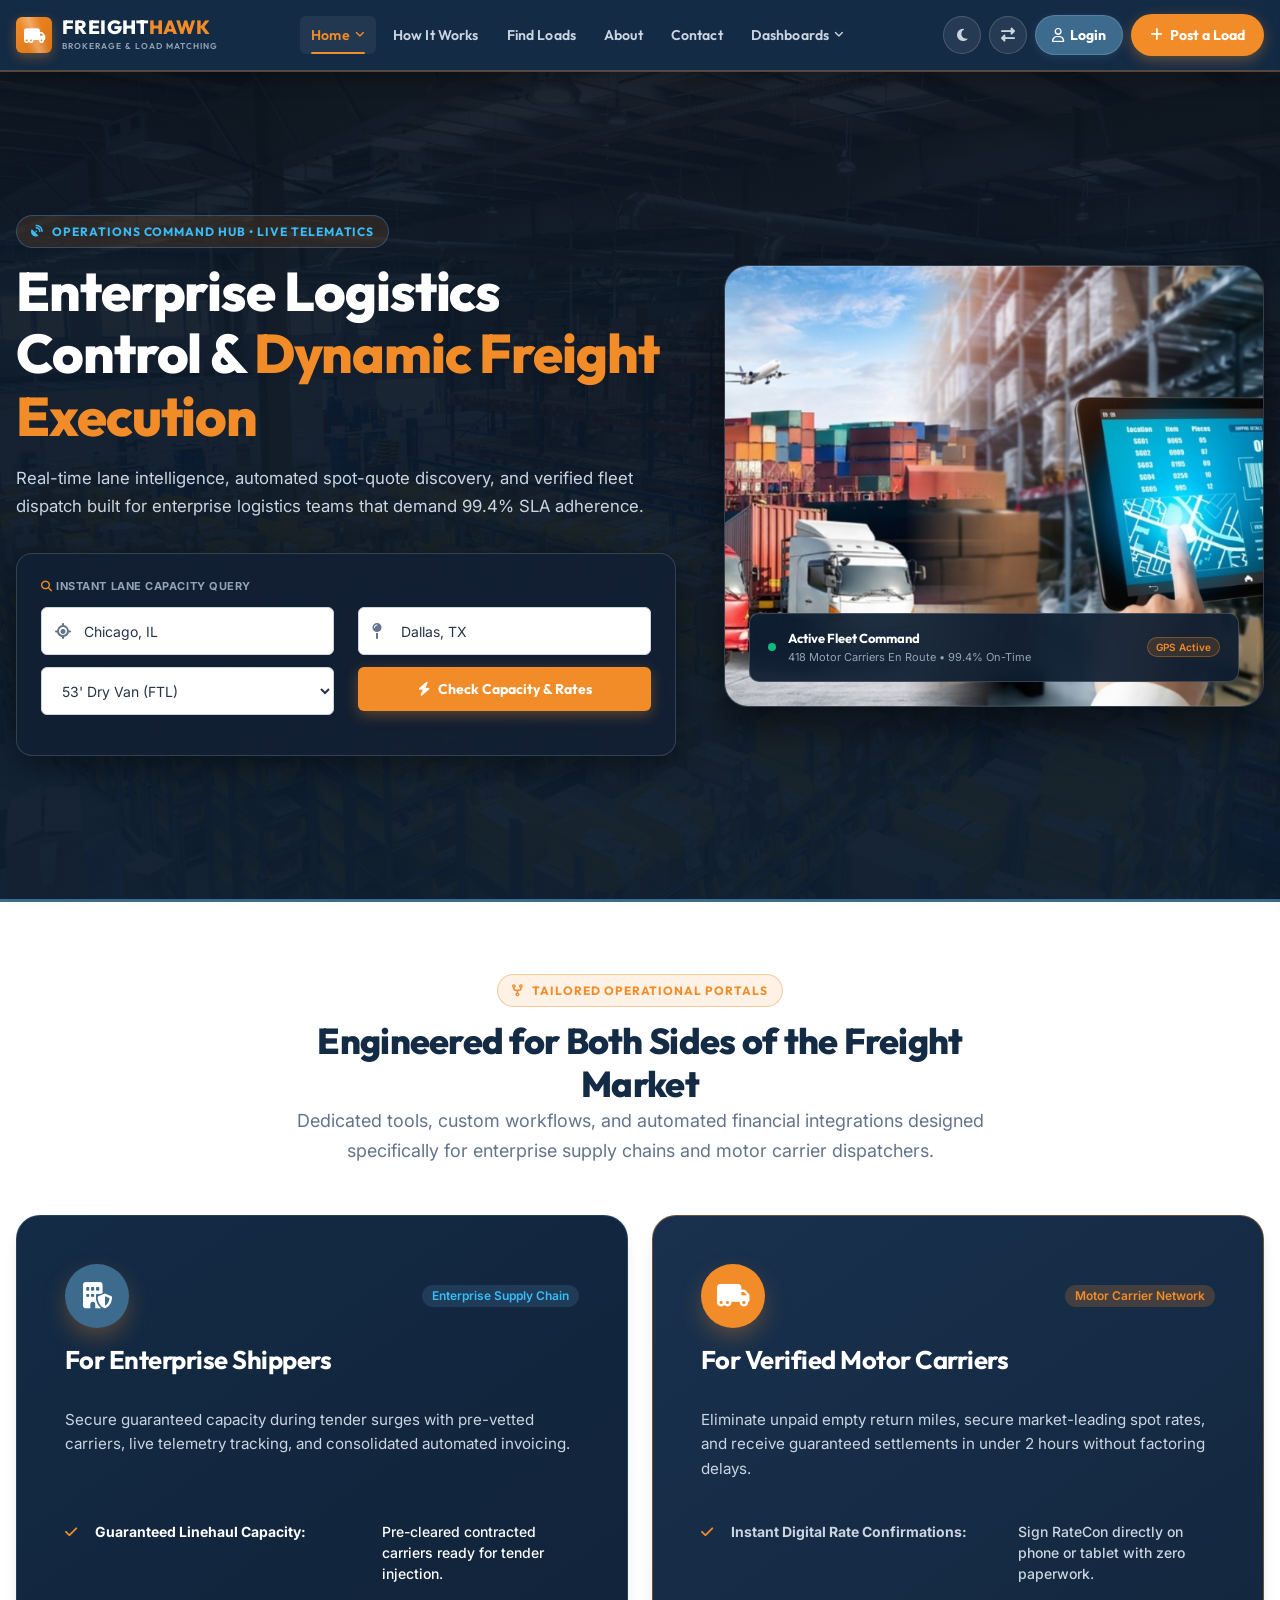
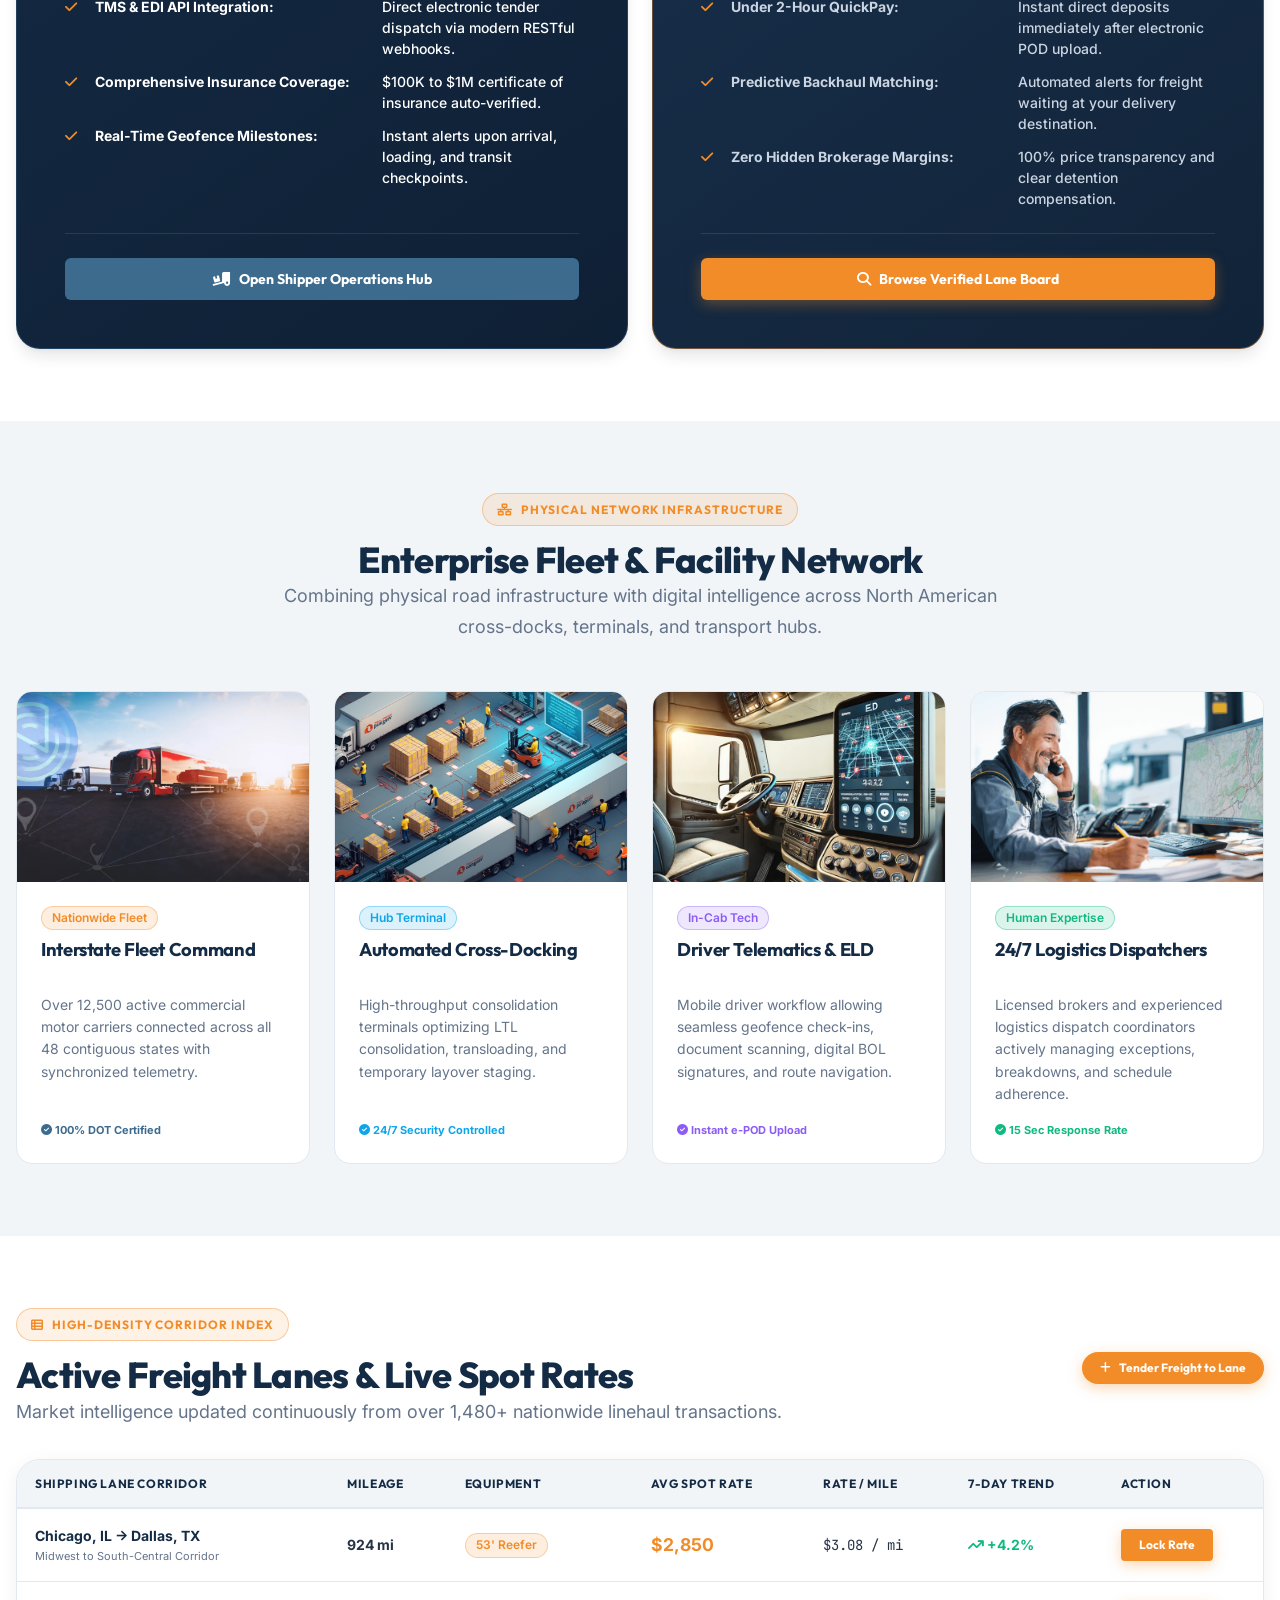
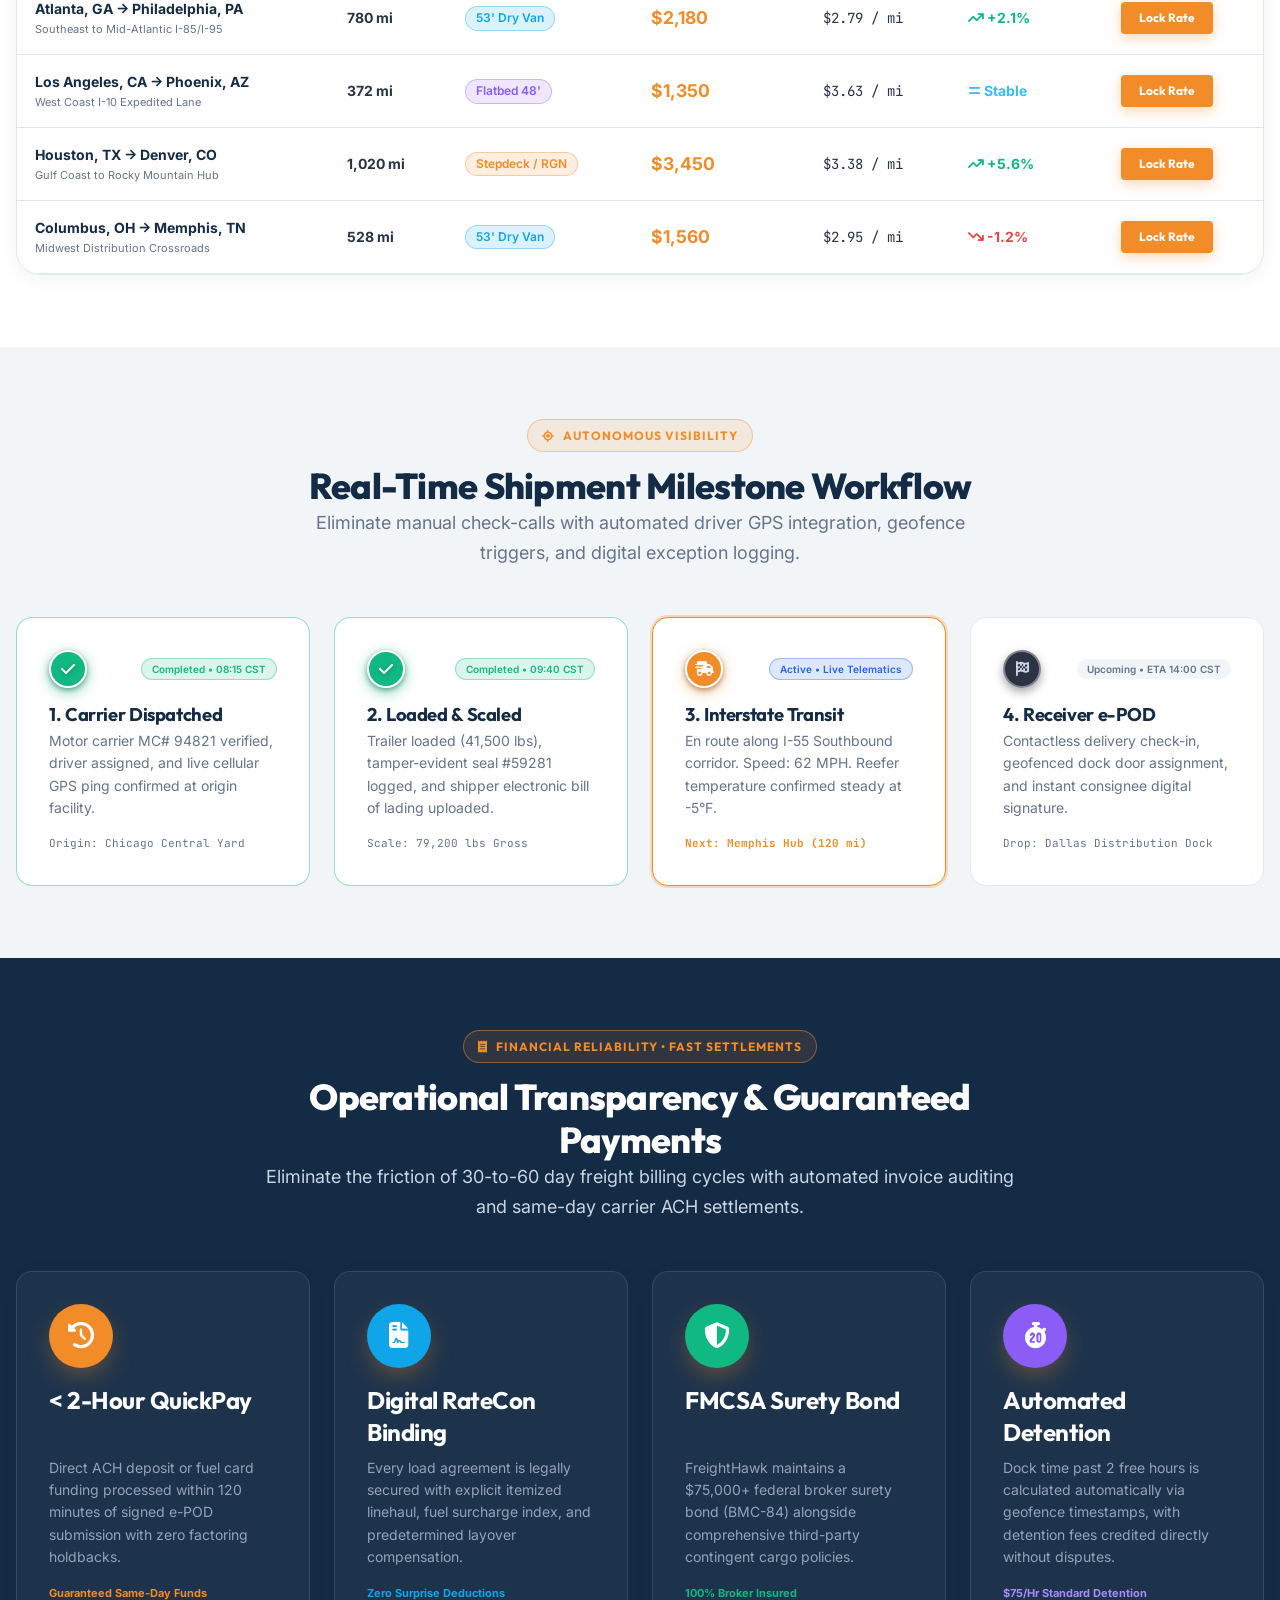
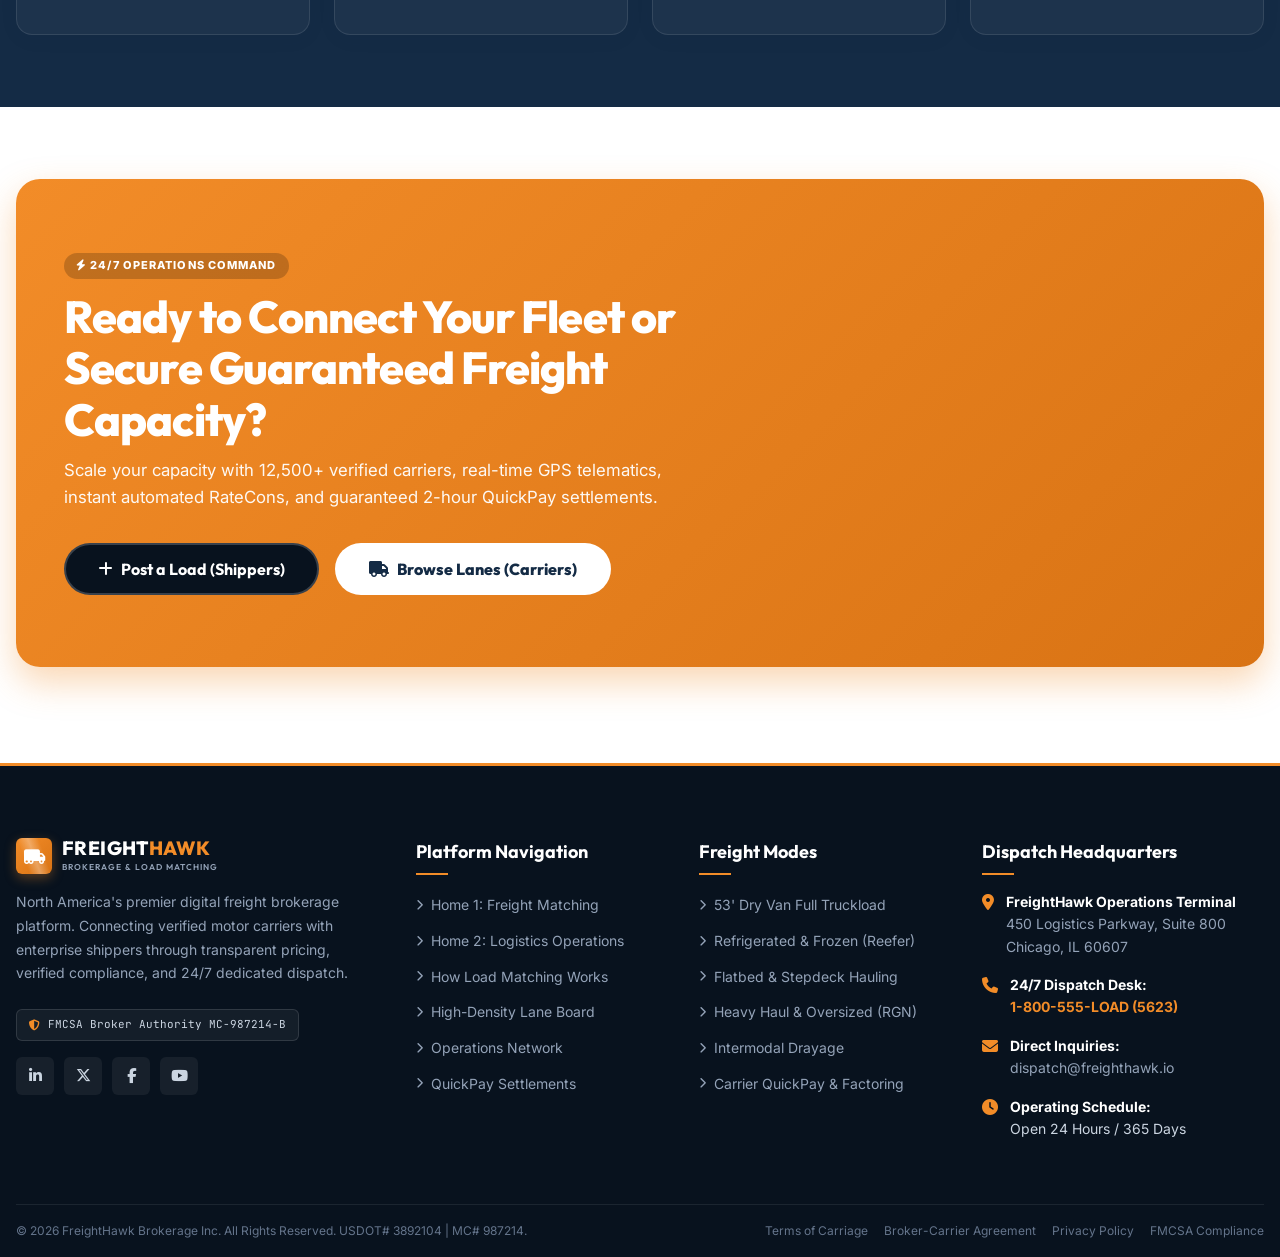
<file: home-2.html>
<!DOCTYPE html>
<html lang="en" data-theme="light" dir="ltr">
<head>
  <meta charset="UTF-8">
  <meta name="viewport" content="width=device-width, initial-scale=1.0">
  <title>FreightHawk — Logistics Operations, Command &amp; Lane Discovery Hub</title>
  <meta name="description" content="Centralized logistics operations, real-time lane discovery, shipment tracking visibility, and guaranteed 2-hour carrier payment settlements.">

  <!-- FontAwesome 6 for Industrial Logistics Icons -->
  <link rel="stylesheet" href="https://cdnjs.cloudflare.com/ajax/libs/font-awesome/6.5.1/css/all.min.css" integrity="sha512-DTOQO9RWCH3ppGqcWaEA1BIZOC6xxalwEsw9c2QQeAIftl+Vegovlnee1c9QX4TctnWMn13TZye+giMm8e2LwA==" crossorigin="anonymous" referrerpolicy="no-referrer" />

  <link rel="icon" type="image/svg+xml" href="assets/images/favicon.svg">

  <!-- Foundation & Component Stylesheets inside assets/css -->
  <link rel="stylesheet" href="assets/css/foundation.css">
  <link rel="stylesheet" href="assets/css/components.css">
</head>
<body>

  <!-- ======================================================================
       PAGE PRELOADER (Global Branded Loading State)
       ====================================================================== -->
  <div id="pageLoader" class="fh-page-loader" aria-hidden="true">
    <div class="fh-loader-spinner-wrapper">
      <div class="fh-loader-ring"></div>
      <i class="fa-solid fa-truck-fast fh-loader-center-icon"></i>
    </div>
    <div class="fh-loader-brand">FREIGHT<span>HAWK</span></div>
    <div class="fh-loader-bar"><div class="fh-loader-bar-fill"></div></div>
  </div>

  <!-- ======================================================================
       MAIN NAVBAR (Shared Foundation Header)
       ====================================================================== -->
  <header class="fh-header" id="mainHeader">
    <nav class="fh-navbar" aria-label="Main Navigation">
      <!-- Brand Logo - Compact and Balanced -->
      <a href="index.html" class="fh-brand" aria-label="FreightHawk Home">
        <div class="fh-brand-icon">
          <i class="fa-solid fa-truck-moving"></i>
        </div>
        <div class="fh-brand-text">
          <div class="fh-brand-title">FREIGHT<span>HAWK</span></div>
          <div class="fh-brand-sub">Brokerage &amp; Load Matching</div>
        </div>
      </a>

      <!-- Desktop Navigation Menu (Dashboards next to Contact) -->
      <ul class="fh-nav-menu">
        <li class="fh-nav-item">
          <a href="home-2.html" class="fh-nav-link active">Home <i class="fa-solid fa-angle-down" style="font-size: 11px;"></i></a>
          <div class="fh-dropdown-menu">
            <a href="index.html" class="fh-dropdown-item">Home 1: Freight Matching <span class="fh-badge fh-badge-available">Available</span></a>
            <a href="home-2.html" class="fh-dropdown-item"><strong>Home 2: Logistics Operations</strong> <span class="fh-badge fh-badge-verified">Current</span></a>
          </div>
        </li>
        <li class="fh-nav-item">
          <a href="how-it-works.html" class="fh-nav-link">How It Works</a>
        </li>
        <li class="fh-nav-item">
          <a href="find-loads.html" class="fh-nav-link">Find Loads</a>
        </li>
        <li class="fh-nav-item">
          <a href="about.html" class="fh-nav-link">About</a>
        </li>
        <li class="fh-nav-item">
          <a href="contact.html" class="fh-nav-link">Contact</a>
        </li>
        <li class="fh-nav-item">
          <a href="dashboard-shipper.html" class="fh-nav-link" data-nav="dashboards">Dashboards <i class="fa-solid fa-angle-down" style="font-size: 11px;"></i></a>
          <div class="fh-dropdown-menu">
            <a href="dashboard-shipper.html" class="fh-dropdown-item"><i class="fa-solid fa-chart-line text-steel"></i> Shipper Dashboard</a>
            <a href="dashboard-carrier.html" class="fh-dropdown-item"><i class="fa-solid fa-truck text-orange"></i> Carrier Dashboard</a>
          </div>
        </li>
        <li class="fh-nav-item">
          <a href="login.html" class="fh-nav-link fh-nav-link-login"><i class="fa-regular fa-user"></i> Login</a>
        </li>
      </ul>

      <!-- Nav Actions - Theme/RTL Icons, Login (Secondary), Primary CTA, Hamburger -->
      <div class="fh-nav-actions">
        <!-- Persistent Theme Toggle (Icon Only) -->
        <button type="button" class="fh-icon-btn" data-theme-toggle title="Toggle Light/Dark Theme" aria-label="Toggle Light/Dark Theme">
          <i class="fa-solid fa-moon"></i>
        </button>

        <!-- Persistent Direction Toggle (Icon Only) -->
        <button type="button" class="fh-icon-btn" data-dir-toggle title="Toggle LTR/RTL Direction" aria-label="Toggle LTR/RTL Direction">
          <i class="fa-solid fa-right-left"></i>
        </button>

        <!-- Login Button (Secondary Pill) -->
        <a href="login.html" class="fh-btn-login">
          <i class="fa-regular fa-user"></i> Login
        </a>

        <!-- Primary CTA: Post a Load (Safety Orange) -->
        <a href="post-load.html" class="fh-nav-cta">
          <i class="fa-solid fa-plus"></i>
          <span>Post a Load</span>
        </a>

        <!-- Mobile Drawer Toggle -->
        <button type="button" class="fh-nav-toggle" aria-label="Toggle mobile menu" id="mobileMenuBtn">
          <i class="fa-solid fa-bars"></i>
        </button>
      </div>
    </nav>
  </header>

  <!-- ======================================================================
       MOBILE DRAWER NAVIGATION
       ====================================================================== -->
  <div class="fh-drawer-backdrop" id="drawerBackdrop"></div>
  <aside class="fh-mobile-drawer" id="mobileDrawer" aria-label="Mobile menu">
    <div class="fh-drawer-header">
      <div class="fh-brand">
        <div class="fh-brand-icon">
          <i class="fa-solid fa-truck-moving"></i>
        </div>
        <div class="fh-brand-title">FREIGHT<span>HAWK</span></div>
      </div>
      <button type="button" class="fh-drawer-close" aria-label="Close menu"><i class="fa-solid fa-xmark"></i></button>
    </div>

    <!-- Mobile Navigation Links (Home & Dashboards with Interactive Dropdowns) -->
    <ul class="fh-mobile-nav">
      <li class="fh-mobile-item-dropdown">
        <button type="button" class="fh-mobile-dropdown-toggle active" data-target="mobileHomeDropdown" aria-expanded="false">
          <span class="fh-mobile-dropdown-title"><i class="fa-solid fa-house"></i> Home</span>
          <i class="fa-solid fa-angle-down fh-mobile-arrow"></i>
        </button>
        <ul class="fh-mobile-subnav" id="mobileHomeDropdown">
          <li>
            <a href="index.html" class="fh-mobile-sublink">
              <span>Home 1: Freight Matching</span>
              <span class="fh-badge fh-badge-available" style="font-size: 10px; padding: 2px 6px;">Available</span>
            </a>
          </li>
          <li>
            <a href="home-2.html" class="fh-mobile-sublink active">
              <span>Home 2: Logistics Operations</span>
              <span class="fh-badge fh-badge-verified" style="font-size: 10px; padding: 2px 6px;">Current</span>
            </a>
          </li>
        </ul>
      </li>
      <li><a href="how-it-works.html" class="fh-mobile-link"><i class="fa-solid fa-diagram-project"></i> How It Works</a></li>
      <li><a href="find-loads.html" class="fh-mobile-link"><i class="fa-solid fa-route"></i> Find Loads</a></li>
      <li><a href="about.html" class="fh-mobile-link"><i class="fa-solid fa-circle-info"></i> About</a></li>
      <li><a href="contact.html" class="fh-mobile-link"><i class="fa-solid fa-phone"></i> Contact</a></li>

      <!-- Dashboards with Interactive Dropdown in Mobile Drawer -->
      <li class="fh-mobile-item-dropdown">
        <button type="button" class="fh-mobile-dropdown-toggle" id="mobileDashboardsToggle" data-target="mobileDashboardsDropdown" aria-expanded="false">
          <span class="fh-mobile-dropdown-title"><i class="fa-solid fa-chart-pie"></i> Dashboards</span>
          <i class="fa-solid fa-angle-down fh-mobile-arrow"></i>
        </button>
        <ul class="fh-mobile-subnav" id="mobileDashboardsDropdown">
          <li>
            <a href="dashboard-shipper.html" class="fh-mobile-sublink">
              <span class="fh-flex fh-items-center fh-gap-sm"><i class="fa-solid fa-chart-line text-steel"></i> Shipper Dashboard</span>
              <span class="fh-badge fh-badge-available" style="font-size: 10px; padding: 2px 6px;">Live</span>
            </a>
          </li>
          <li>
            <a href="dashboard-carrier.html" class="fh-mobile-sublink">
              <span class="fh-flex fh-items-center fh-gap-sm"><i class="fa-solid fa-truck text-orange"></i> Carrier Dashboard</span>
              <span class="fh-badge fh-badge-verified" style="font-size: 10px; padding: 2px 6px;">Live</span>
            </a>
          </li>
        </ul>
      </li>
      <li>
        <a href="login.html" class="fh-mobile-link fh-mobile-link-login">
          <i class="fa-regular fa-user"></i> Login / Client Portal
        </a>
      </li>
    </ul>

    <!-- Mobile Drawer Preferences & Controls (Housed neatly inside mobile menu) -->
    <div style="margin-top: auto; padding-top: var(--space-lg); border-top: 1px solid rgba(255,255,255,0.1);">
      <div class="fh-drawer-prefs-box">
        <span class="fh-drawer-prefs-label">Preferences:</span>
        <div class="fh-drawer-prefs-actions">
          <button type="button" class="fh-icon-btn" data-theme-toggle title="Toggle Light/Dark Theme" aria-label="Toggle Light/Dark Theme">
            <i class="fa-solid fa-moon"></i>
          </button>
          <button type="button" class="fh-icon-btn" data-dir-toggle title="Toggle LTR/RTL Direction" aria-label="Toggle LTR/RTL Direction">
            <i class="fa-solid fa-right-left"></i>
          </button>
        </div>
      </div>
      <a href="login.html" class="fh-btn-login" style="width: 100%; justify-content: center; margin-bottom: var(--space-sm);">
        <i class="fa-regular fa-user"></i> Login / Register
      </a>
      <a href="post-load.html" class="fh-nav-cta" style="width: 100%; justify-content: center;">
        <i class="fa-solid fa-plus"></i> Post a Load
      </a>
    </div>
  </aside>

  <!-- ======================================================================
       SECTION 1: ASYMMETRIC SPLIT HERO (Full Screen Height on All Devices)
       ====================================================================== -->
  <section class="fh-hero-ops">
    <div class="fh-container">
      <div class="fh-hero-split-grid">
        <!-- Left Column: Operations Messaging & Compact Lane Search Form -->
        <div>
          <div class="fh-eyebrow-pill" style="border-color: rgba(61, 107, 142, 0.6); color: #38BDF8;">
            <i class="fa-solid fa-satellite-dish"></i> Operations Command Hub &bull; Live Telematics
          </div>

          <h1 style="color: #FFFFFF; font-size: clamp(2.2rem, 4.5vw, 3.4rem); margin-bottom: var(--space-md); line-height: 1.15;">
            Enterprise Logistics Control &amp; <span class="text-orange">Dynamic Freight Execution</span>
          </h1>

          <p class="lead" style="color: #CBD5E1; margin-bottom: var(--space-xl); font-size: 1.05rem;">
            Real-time lane intelligence, automated spot-quote discovery, and verified fleet dispatch built for enterprise logistics teams that demand 99.4% SLA adherence.
          </p>

          <!-- Compact Interactive Lane Search Form (Home 2 Specific) -->
          <form class="fh-card" style="background: rgba(18, 32, 51, 0.95); border-color: rgba(255, 255, 255, 0.15); padding: var(--space-lg); box-shadow: 0 10px 30px rgba(0,0,0,0.4);" onsubmit="event.preventDefault(); alert('Querying nationwide capacity for ' + this.elements[0].value + ' -> ' + this.elements[1].value + '...');">
            <div style="font-size: 11px; text-transform: uppercase; font-weight: 700; color: #94A3B8; margin-bottom: var(--space-sm); letter-spacing: 0.05em;">
              <i class="fa-solid fa-magnifying-glass text-orange"></i> Instant Lane Capacity Query
            </div>
            <div class="fh-grid fh-grid-2" style="margin-bottom: var(--space-sm);">
              <div class="fh-input-icon-group">
                <i class="fa-solid fa-location-crosshairs fh-input-icon"></i>
                <input type="text" class="fh-input" placeholder="Origin City (e.g. Chicago, IL)" required value="Chicago, IL">
              </div>
              <div class="fh-input-icon-group">
                <i class="fa-solid fa-map-pin fh-input-icon"></i>
                <input type="text" class="fh-input" placeholder="Destination (e.g. Dallas, TX)" required value="Dallas, TX">
              </div>
            </div>

            <div class="fh-grid fh-grid-2" style="margin-bottom: var(--space-md);">
              <select class="fh-select">
                <option value="53-dry-van">53' Dry Van (FTL)</option>
                <option value="53-reefer">53' Refrigerated (Reefer)</option>
                <option value="flatbed-48">48' Flatbed / Stepdeck</option>
                <option value="rgn">Removable Gooseneck (RGN)</option>
              </select>
              <button type="submit" class="fh-btn fh-btn-primary" style="width: 100%; height: 44px;">
                <i class="fa-solid fa-bolt"></i> Check Capacity &amp; Rates
              </button>
            </div>
          </form>
        </div>

        <!-- Right Column: Operational Imagery with Floating Live Dispatch Badge -->
        <div>
          <div class="fh-ops-media-card">
            <img src="assets/images/home2-hero.jpg" alt="Freight Terminal Logistics Operations Hub" loading="lazy">
            <div class="fh-floating-dispatch-badge">
              <div class="fh-flex fh-items-center fh-gap-sm">
                <div class="fh-pulse-dot" style="width: 8px; height: 8px;"></div>
                <div>
                  <div style="font-weight: 700; font-size: 13px; color: #FFFFFF; font-family: var(--font-heading);">
                    Active Fleet Command
                  </div>
                  <div style="font-size: 11px; color: #94A3B8;">
                    418 Motor Carriers En Route &bull; 99.4% On-Time
                  </div>
                </div>
              </div>
              <span class="fh-badge fh-badge-available" style="padding: 3px 8px; font-size: 10px;">GPS Active</span>
            </div>
          </div>
        </div>
      </div>
    </div>
  </section>

  <!-- ======================================================================
       SECTION 2: SHIPPER AND CARRIER PATHWAYS (Distinct Dual Panels)
       ====================================================================== -->
  <section class="fh-section" id="pathways">
    <div class="fh-container">
      <div class="text-center" style="max-width: 720px; margin-inline: auto; margin-bottom: var(--space-2xl);">
        <div class="fh-eyebrow-pill">
          <i class="fa-solid fa-code-fork"></i> Tailored Operational Portals
        </div>
        <h2>Engineered for Both Sides of the Freight Market</h2>
        <p class="lead">Dedicated tools, custom workflows, and automated financial integrations designed specifically for enterprise supply chains and motor carrier dispatchers.</p>
      </div>

      <div class="fh-grid fh-grid-2 fh-pathway-grid">
        <!-- Pathway 1: For Enterprise Shippers -->
        <div class="fh-pathway-panel fh-pathway-shipper">
          <div class="fh-flex fh-justify-between fh-items-center" style="margin-bottom: var(--space-md);">
            <div class="fh-card-icon-wrapper" style="background: var(--color-steel-blue); margin-bottom: 0;">
              <i class="fa-solid fa-building-shield"></i>
            </div>
            <span class="fh-badge" style="background: rgba(61, 107, 142, 0.3); color: #38BDF8; border-color: rgba(61, 107, 142, 0.5);">Enterprise Supply Chain</span>
          </div>

          <h3 style="font-size: 1.6rem; color: #FFFFFF; margin-bottom: var(--space-xs);">For Enterprise Shippers</h3>
          <p style="color: #CBD5E1; font-size: 0.95rem;">
            Secure guaranteed capacity during tender surges with pre-vetted carriers, live telemetry tracking, and consolidated automated invoicing.
          </p>

          <ul class="fh-pathway-list">
            <li><i class="fa-solid fa-check"></i> <strong>Guaranteed Linehaul Capacity:</strong> <span>Pre-cleared contracted carriers ready for tender injection.</span></li>
            <li><i class="fa-solid fa-check"></i> <strong>TMS &amp; EDI API Integration:</strong> <span>Direct electronic tender dispatch via modern RESTful webhooks.</span></li>
            <li><i class="fa-solid fa-check"></i> <strong>Comprehensive Insurance Coverage:</strong> <span>$100K to $1M certificate of insurance auto-verified.</span></li>
            <li><i class="fa-solid fa-check"></i> <strong>Real-Time Geofence Milestones:</strong> <span>Instant alerts upon arrival, loading, and transit checkpoints.</span></li>
          </ul>

          <div style="margin-top: auto; padding-top: var(--space-lg); border-top: 1px solid rgba(255, 255, 255, 0.1);">
            <button type="button" class="fh-btn fh-btn-secondary" style="width: 100%;" data-open-modal="postLoadModal">
              <i class="fa-solid fa-truck-ramp-box"></i> Open Shipper Operations Hub
            </button>
          </div>
        </div>

        <!-- Pathway 2: For Verified Motor Carriers -->
        <div class="fh-pathway-panel fh-pathway-carrier">
          <div class="fh-flex fh-justify-between fh-items-center" style="margin-bottom: var(--space-md);">
            <div class="fh-card-icon-wrapper" style="margin-bottom: 0;">
              <i class="fa-solid fa-truck-moving"></i>
            </div>
            <span class="fh-badge" style="background: rgba(242, 140, 40, 0.2); color: var(--color-safety-orange); border-color: rgba(242, 140, 40, 0.4);">Motor Carrier Network</span>
          </div>

          <h3 style="font-size: 1.6rem; color: #FFFFFF; margin-bottom: var(--space-xs);">For Verified Motor Carriers</h3>
          <p style="color: #CBD5E1; font-size: 0.95rem;">
            Eliminate unpaid empty return miles, secure market-leading spot rates, and receive guaranteed settlements in under 2 hours without factoring delays.
          </p>

          <ul class="fh-pathway-list">
            <li><i class="fa-solid fa-check"></i> <strong>Instant Digital Rate Confirmations:</strong> <span>Sign RateCon directly on phone or tablet with zero paperwork.</span></li>
            <li><i class="fa-solid fa-check"></i> <strong>Under 2-Hour QuickPay:</strong> <span>Instant direct deposits immediately after electronic POD upload.</span></li>
            <li><i class="fa-solid fa-check"></i> <strong>Predictive Backhaul Matching:</strong> <span>Automated alerts for freight waiting at your delivery destination.</span></li>
            <li><i class="fa-solid fa-check"></i> <strong>Zero Hidden Brokerage Margins:</strong> <span>100% price transparency and clear detention compensation.</span></li>
          </ul>

          <div style="margin-top: auto; padding-top: var(--space-lg); border-top: 1px solid rgba(255, 255, 255, 0.1);">
            <a href="#lanes" class="fh-btn fh-btn-primary" style="width: 100%;">
              <i class="fa-solid fa-magnifying-glass"></i> Browse Verified Lane Board
            </a>
          </div>
        </div>
      </div>
    </div>
  </section>

  <!-- ======================================================================
       HOME 2 SPECIFIC: LOGISTICS OPERATIONS IMAGE CARDS GRID (Different Layout)
       ====================================================================== -->
  <section class="fh-section fh-section-secondary" id="operations-grid">
    <div class="fh-container">
      <div class="text-center" style="max-width: 720px; margin-inline: auto; margin-bottom: var(--space-2xl);">
        <div class="fh-eyebrow-pill">
          <i class="fa-solid fa-network-wired"></i> Physical Network Infrastructure
        </div>
        <h2>Enterprise Fleet &amp; Facility Network</h2>
        <p class="lead">Combining physical road infrastructure with digital intelligence across North American cross-docks, terminals, and transport hubs.</p>
      </div>

      <!-- 4-Card Operations Image Grid (Local High-Resolution Images) -->
      <div class="fh-ops-card-grid">
        <!-- Card 1 -->
        <div class="fh-ops-card">
          <img src="assets/images/facility-fleet.png" alt="Interstate Motor Fleet Network" class="fh-ops-card-img" loading="lazy">
          <div class="fh-ops-card-body">
            <span class="fh-badge fh-badge-available" style="align-self: flex-start; margin-bottom: 8px;">Nationwide Fleet</span>
            <h4 style="margin-bottom: 6px;">Interstate Fleet Command</h4>
            <p class="fh-card-desc">
              Over 12,500 active commercial motor carriers connected across all 48 contiguous states with synchronized telemetry.
            </p>
            <div style="font-size: 11px; font-weight: 700; color: var(--color-steel-blue); margin-top: auto;">
              <i class="fa-solid fa-check-circle"></i> 100% DOT Certified
            </div>
          </div>
        </div>

        <!-- Card 2 -->
        <div class="fh-ops-card">
          <img src="assets/images/facility-dock.jpg" alt="Distribution Warehouses and Cross Docks" class="fh-ops-card-img" loading="lazy">
          <div class="fh-ops-card-body">
            <span class="fh-badge fh-badge-verified" style="align-self: flex-start; margin-bottom: 8px;">Hub Terminal</span>
            <h4 style="margin-bottom: 6px;">Automated Cross-Docking</h4>
            <p class="fh-card-desc">
              High-throughput consolidation terminals optimizing LTL consolidation, transloading, and temporary layover staging.
            </p>
            <div style="font-size: 11px; font-weight: 700; color: #0EA5E9; margin-top: auto;">
              <i class="fa-solid fa-check-circle"></i> 24/7 Security Controlled
            </div>
          </div>
        </div>

        <!-- Card 3 -->
        <div class="fh-ops-card">
          <img src="assets/images/facility-telematics.png" alt="Driver Telematics Mobile App" class="fh-ops-card-img" loading="lazy">
          <div class="fh-ops-card-body">
            <span class="fh-badge fh-badge-booked" style="align-self: flex-start; margin-bottom: 8px;">In-Cab Tech</span>
            <h4 style="margin-bottom: 6px;">Driver Telematics &amp; ELD</h4>
            <p class="fh-card-desc">
              Mobile driver workflow allowing seamless geofence check-ins, document scanning, digital BOL signatures, and route navigation.
            </p>
            <div style="font-size: 11px; font-weight: 700; color: #8B5CF6; margin-top: auto;">
              <i class="fa-solid fa-check-circle"></i> Instant e-POD Upload
            </div>
          </div>
        </div>

        <!-- Card 4 -->
        <div class="fh-ops-card">
          <img src="assets/images/facility-dispatcher.png" alt="24/7 Logistics Dispatchers Operations Room" class="fh-ops-card-img" loading="lazy">
          <div class="fh-ops-card-body">
            <span class="fh-badge fh-badge-delivered" style="align-self: flex-start; margin-bottom: 8px;">Human Expertise</span>
            <h4 style="margin-bottom: 6px;">24/7 Logistics Dispatchers</h4>
            <p class="fh-card-desc">
              Licensed brokers and experienced logistics dispatch coordinators actively managing exceptions, breakdowns, and schedule adherence.
            </p>
            <div style="font-size: 11px; font-weight: 700; color: #10B981; margin-top: auto;">
              <i class="fa-solid fa-check-circle"></i> 15 Sec Response Rate
            </div>
          </div>
        </div>
      </div>
    </div>
  </section>

  <!-- ======================================================================
       SECTION 3: FREIGHT LANE & LOAD-DISCOVERY SECTION (Interactive Table)
       ====================================================================== -->
  <section class="fh-section" id="lanes">
    <div class="fh-container">
      <div class="fh-flex fh-justify-between fh-items-center" style="flex-wrap: wrap; gap: var(--space-md); margin-bottom: var(--space-xl);">
        <div>
          <div class="fh-eyebrow-pill">
            <i class="fa-solid fa-table-list"></i> High-Density Corridor Index
          </div>
          <h2>Active Freight Lanes &amp; Live Spot Rates</h2>
          <p class="lead" style="margin-bottom: 0;">Market intelligence updated continuously from over 1,480+ nationwide linehaul transactions.</p>
        </div>
        <div class="fh-flex fh-gap-sm">
          <button type="button" class="fh-btn fh-btn-primary fh-btn-sm fh-btn-pill" data-open-modal="postLoadModal">
            <i class="fa-solid fa-plus"></i> Tender Freight to Lane
          </button>
        </div>
      </div>

      <!-- Responsive Lane Board Table -->
      <div class="fh-table-responsive">
        <table class="fh-lane-table">
          <thead>
            <tr>
              <th>Shipping Lane Corridor</th>
              <th>Mileage</th>
              <th>Equipment</th>
              <th>Avg Spot Rate</th>
              <th>Rate / Mile</th>
              <th>7-Day Trend</th>
              <th>Action</th>
            </tr>
          </thead>
          <tbody>
            <tr>
              <td>
                <div style="font-weight: 700; color: var(--text-heading);">Chicago, IL &rarr; Dallas, TX</div>
                <div style="font-size: 11px; color: var(--text-muted);">Midwest to South-Central Corridor</div>
              </td>
              <td><strong>924 mi</strong></td>
              <td><span class="fh-badge fh-badge-available">53' Reefer</span></td>
              <td><strong style="color: var(--color-safety-orange); font-size: 1.1rem;">$2,850</strong></td>
              <td><span class="font-mono">$3.08 / mi</span></td>
              <td><span style="color: #10B981; font-weight: 700;"><i class="fa-solid fa-arrow-trend-up"></i> +4.2%</span></td>
              <td>
                <button type="button" class="fh-btn fh-btn-primary fh-btn-sm" data-open-modal="postLoadModal">
                  Lock Rate
                </button>
              </td>
            </tr>

            <tr>
              <td>
                <div style="font-weight: 700; color: var(--text-heading);">Atlanta, GA &rarr; Philadelphia, PA</div>
                <div style="font-size: 11px; color: var(--text-muted);">Southeast to Mid-Atlantic I-85/I-95</div>
              </td>
              <td><strong>780 mi</strong></td>
              <td><span class="fh-badge fh-badge-verified">53' Dry Van</span></td>
              <td><strong style="color: var(--color-safety-orange); font-size: 1.1rem;">$2,180</strong></td>
              <td><span class="font-mono">$2.79 / mi</span></td>
              <td><span style="color: #10B981; font-weight: 700;"><i class="fa-solid fa-arrow-trend-up"></i> +2.1%</span></td>
              <td>
                <button type="button" class="fh-btn fh-btn-primary fh-btn-sm" data-open-modal="postLoadModal">
                  Lock Rate
                </button>
              </td>
            </tr>

            <tr>
              <td>
                <div style="font-weight: 700; color: var(--text-heading);">Los Angeles, CA &rarr; Phoenix, AZ</div>
                <div style="font-size: 11px; color: var(--text-muted);">West Coast I-10 Expedited Lane</div>
              </td>
              <td><strong>372 mi</strong></td>
              <td><span class="fh-badge fh-badge-booked">Flatbed 48'</span></td>
              <td><strong style="color: var(--color-safety-orange); font-size: 1.1rem;">$1,350</strong></td>
              <td><span class="font-mono">$3.63 / mi</span></td>
              <td><span style="color: #38BDF8; font-weight: 700;"><i class="fa-solid fa-equals"></i> Stable</span></td>
              <td>
                <button type="button" class="fh-btn fh-btn-primary fh-btn-sm" data-open-modal="postLoadModal">
                  Lock Rate
                </button>
              </td>
            </tr>

            <tr>
              <td>
                <div style="font-weight: 700; color: var(--text-heading);">Houston, TX &rarr; Denver, CO</div>
                <div style="font-size: 11px; color: var(--text-muted);">Gulf Coast to Rocky Mountain Hub</div>
              </td>
              <td><strong>1,020 mi</strong></td>
              <td><span class="fh-badge fh-badge-available">Stepdeck / RGN</span></td>
              <td><strong style="color: var(--color-safety-orange); font-size: 1.1rem;">$3,450</strong></td>
              <td><span class="font-mono">$3.38 / mi</span></td>
              <td><span style="color: #10B981; font-weight: 700;"><i class="fa-solid fa-arrow-trend-up"></i> +5.6%</span></td>
              <td>
                <button type="button" class="fh-btn fh-btn-primary fh-btn-sm" data-open-modal="postLoadModal">
                  Lock Rate
                </button>
              </td>
            </tr>

            <tr>
              <td>
                <div style="font-weight: 700; color: var(--text-heading);">Columbus, OH &rarr; Memphis, TN</div>
                <div style="font-size: 11px; color: var(--text-muted);">Midwest Distribution Crossroads</div>
              </td>
              <td><strong>528 mi</strong></td>
              <td><span class="fh-badge fh-badge-verified">53' Dry Van</span></td>
              <td><strong style="color: var(--color-safety-orange); font-size: 1.1rem;">$1,560</strong></td>
              <td><span class="font-mono">$2.95 / mi</span></td>
              <td><span style="color: #EF4444; font-weight: 700;"><i class="fa-solid fa-arrow-trend-down"></i> -1.2%</span></td>
              <td>
                <button type="button" class="fh-btn fh-btn-primary fh-btn-sm" data-open-modal="postLoadModal">
                  Lock Rate
                </button>
              </td>
            </tr>
          </tbody>
        </table>
      </div>
    </div>
  </section>

  <!-- ======================================================================
       SECTION 4: SHIPMENT VISIBILITY AND STATUS WORKFLOW (Live Milestones)
       ====================================================================== -->
  <section class="fh-section fh-section-secondary" id="visibility">
    <div class="fh-container">
      <div class="text-center" style="max-width: 720px; margin-inline: auto; margin-bottom: var(--space-2xl);">
        <div class="fh-eyebrow-pill">
          <i class="fa-solid fa-location-crosshairs"></i> Autonomous Visibility
        </div>
        <h2>Real-Time Shipment Milestone Workflow</h2>
        <p class="lead">Eliminate manual check-calls with automated driver GPS integration, geofence triggers, and digital exception logging.</p>
      </div>

      <!-- 4-Stage Milestone Timeline -->
      <div class="fh-tracking-timeline">
        <!-- Milestone 1 -->
        <div class="fh-timeline-card completed">
          <div class="fh-timeline-header">
            <div class="fh-timeline-indicator">
              <i class="fa-solid fa-check"></i>
            </div>
            <span class="fh-badge fh-badge-delivered" style="font-size: 10px;">Completed &bull; 08:15 CST</span>
          </div>
          <h3 style="font-size: 1.15rem; margin-bottom: 4px;">1. Carrier Dispatched</h3>
          <p class="fh-card-desc">
            Motor carrier MC# 94821 verified, driver assigned, and live cellular GPS ping confirmed at origin facility.
          </p>
          <div style="font-size: 11px; color: var(--text-muted); font-family: var(--font-mono); margin-top: auto;">
            Origin: Chicago Central Yard
          </div>
        </div>

        <!-- Milestone 2 -->
        <div class="fh-timeline-card completed">
          <div class="fh-timeline-header">
            <div class="fh-timeline-indicator">
              <i class="fa-solid fa-check"></i>
            </div>
            <span class="fh-badge fh-badge-delivered" style="font-size: 10px;">Completed &bull; 09:40 CST</span>
          </div>
          <h3 style="font-size: 1.15rem; margin-bottom: 4px;">2. Loaded &amp; Scaled</h3>
          <p class="fh-card-desc">
            Trailer loaded (41,500 lbs), tamper-evident seal #59281 logged, and shipper electronic bill of lading uploaded.
          </p>
          <div style="font-size: 11px; color: var(--text-muted); font-family: var(--font-mono); margin-top: auto;">
            Scale: 79,200 lbs Gross
          </div>
        </div>

        <!-- Milestone 3 -->
        <div class="fh-timeline-card active">
          <div class="fh-timeline-header">
            <div class="fh-timeline-indicator">
              <i class="fa-solid fa-truck-fast"></i>
            </div>
            <span class="fh-badge fh-badge-intransit" style="font-size: 10px;">Active &bull; Live Telematics</span>
          </div>
          <h3 style="font-size: 1.15rem; margin-bottom: 4px;">3. Interstate Transit</h3>
          <p class="fh-card-desc">
            En route along I-55 Southbound corridor. Speed: 62 MPH. Reefer temperature confirmed steady at -5&deg;F.
          </p>
          <div style="font-size: 11px; color: var(--color-safety-orange); font-family: var(--font-mono); font-weight: 700; margin-top: auto;">
            Next: Memphis Hub (120 mi)
          </div>
        </div>

        <!-- Milestone 4 -->
        <div class="fh-timeline-card pending">
          <div class="fh-timeline-header">
            <div class="fh-timeline-indicator">
              <i class="fa-solid fa-flag-checkered"></i>
            </div>
            <span class="fh-badge" style="background: var(--bg-secondary); color: var(--text-muted); font-size: 10px;">Upcoming &bull; ETA 14:00 CST</span>
          </div>
          <h3 style="font-size: 1.15rem; margin-bottom: 4px;">4. Receiver e-POD</h3>
          <p class="fh-card-desc">
            Contactless delivery check-in, geofenced dock door assignment, and instant consignee digital signature.
          </p>
          <div style="font-size: 11px; color: var(--text-muted); font-family: var(--font-mono); margin-top: auto;">
            Drop: Dallas Distribution Dock
          </div>
        </div>
      </div>
    </div>
  </section>

  <!-- ======================================================================
       SECTION 5: PAYMENT SETTLEMENT & OPERATIONAL TRANSPARENCY
       ====================================================================== -->
  <section class="fh-section fh-section-navy" id="settlement">
    <div class="fh-container">
      <div class="text-center" style="max-width: 760px; margin-inline: auto; margin-bottom: var(--space-2xl);">
        <div class="fh-eyebrow-pill" style="border-color: rgba(242, 140, 40, 0.5);">
          <i class="fa-solid fa-receipt"></i> Financial Reliability &bull; Fast Settlements
        </div>
        <h2 style="color: #FFFFFF;">Operational Transparency &amp; Guaranteed Payments</h2>
        <p class="lead" style="color: #CBD5E1;">Eliminate the friction of 30-to-60 day freight billing cycles with automated invoice auditing and same-day carrier ACH settlements.</p>
      </div>

      <div class="fh-grid fh-grid-4">
        <!-- Settlement 1 -->
        <div class="fh-card" style="background: rgba(255, 255, 255, 0.04); border-color: rgba(255, 255, 255, 0.1);">
          <div class="fh-card-icon-wrapper" style="margin-bottom: var(--space-md);">
            <i class="fa-solid fa-clock-rotate-left"></i>
          </div>
          <h3 class="fh-card-title" style="color: #FFFFFF;">&lt; 2-Hour QuickPay</h3>
          <p class="fh-card-desc" style="color: #94A3B8;">
            Direct ACH deposit or fuel card funding processed within 120 minutes of signed e-POD submission with zero factoring holdbacks.
          </p>
          <div style="font-size: 11px; color: var(--color-safety-orange); font-weight: 700;">Guaranteed Same-Day Funds</div>
        </div>

        <!-- Settlement 2 -->
        <div class="fh-card" style="background: rgba(255, 255, 255, 0.04); border-color: rgba(255, 255, 255, 0.1);">
          <div class="fh-card-icon-wrapper" style="background: #0EA5E9; margin-bottom: var(--space-md);">
            <i class="fa-solid fa-file-contract"></i>
          </div>
          <h3 class="fh-card-title" style="color: #FFFFFF;">Digital RateCon Binding</h3>
          <p class="fh-card-desc" style="color: #94A3B8;">
            Every load agreement is legally secured with explicit itemized linehaul, fuel surcharge index, and predetermined layover compensation.
          </p>
          <div style="font-size: 11px; color: #0EA5E9; font-weight: 700;">Zero Surprise Deductions</div>
        </div>

        <!-- Settlement 3 -->
        <div class="fh-card" style="background: rgba(255, 255, 255, 0.04); border-color: rgba(255, 255, 255, 0.1);">
          <div class="fh-card-icon-wrapper" style="background: #10B981; margin-bottom: var(--space-md);">
            <i class="fa-solid fa-shield-halved"></i>
          </div>
          <h3 class="fh-card-title" style="color: #FFFFFF;">FMCSA Surety Bond</h3>
          <p class="fh-card-desc" style="color: #94A3B8;">
            FreightHawk maintains a $75,000+ federal broker surety bond (BMC-84) alongside comprehensive third-party contingent cargo policies.
          </p>
          <div style="font-size: 11px; color: #10B981; font-weight: 700;">100% Broker Insured</div>
        </div>

        <!-- Settlement 4 -->
        <div class="fh-card" style="background: rgba(255, 255, 255, 0.04); border-color: rgba(255, 255, 255, 0.1);">
          <div class="fh-card-icon-wrapper" style="background: #8B5CF6; margin-bottom: var(--space-md);">
            <i class="fa-solid fa-stopwatch-20"></i>
          </div>
          <h3 class="fh-card-title" style="color: #FFFFFF;">Automated Detention</h3>
          <p class="fh-card-desc" style="color: #94A3B8;">
            Dock time past 2 free hours is calculated automatically via geofence timestamps, with detention fees credited directly without disputes.
          </p>
          <div style="font-size: 11px; color: #A78BFA; font-weight: 700;">$75/Hr Standard Detention</div>
        </div>
      </div>
    </div>
  </section>

  <!-- ======================================================================
       SECTION 6: FINAL CTA (Full-Width High-Impact Safety Orange Banner)
       ====================================================================== -->
  <section class="fh-section" id="contact" style="padding-bottom: var(--space-4xl);">
    <div class="fh-container">
      <div class="fh-cta-banner-orange">
        <div style="max-width: 650px;">
          <div style="font-size: 11px; text-transform: uppercase; letter-spacing: 0.1em; font-weight: 800; background: rgba(0, 0, 0, 0.2); padding: 4px 12px; border-radius: var(--radius-pill); display: inline-block; margin-bottom: var(--space-sm);">
            <i class="fa-solid fa-bolt"></i> 24/7 Operations Command
          </div>
          <h2 style="font-size: clamp(1.8rem, 4vw, 2.8rem); line-height: 1.15; margin-bottom: var(--space-sm);">
            Ready to Connect Your Fleet or Secure Guaranteed Freight Capacity?
          </h2>
          <p style="font-size: 1.05rem; opacity: 0.95; margin-bottom: 0;">
            Scale your capacity with 12,500+ verified carriers, real-time GPS telematics, instant automated RateCons, and guaranteed 2-hour QuickPay settlements.
          </p>
        </div>

        <div class="fh-flex fh-gap-md" style="flex-wrap: wrap;">
          <button type="button" class="fh-btn fh-btn-navy fh-btn-lg fh-btn-pill" data-open-modal="postLoadModal" style="background: var(--color-deep-navy-darker); border-color: rgba(255, 255, 255, 0.2); color: #FFFFFF;">
            <i class="fa-solid fa-plus"></i> Post a Load (Shippers)
          </button>
          <a href="#lanes" class="fh-btn fh-btn-lg fh-btn-pill" style="background: #FFFFFF; color: var(--color-deep-navy); font-weight: 800;">
            <i class="fa-solid fa-truck"></i> Browse Lanes (Carriers)
          </a>
        </div>
      </div>
    </div>
  </section>

  <!-- ======================================================================
       FOOTER (4-Column Layout Aligned with Reference)
       ====================================================================== -->
  <footer class="fh-footer">
    <div class="fh-container">
      <div class="fh-footer-grid">
        <!-- Col 1: Platform Brand & Compliance -->
        <div>
          <a href="index.html" class="fh-brand" style="font-size: 1.3rem;">
            <div class="fh-brand-icon">
              <i class="fa-solid fa-truck-moving"></i>
            </div>
            <div class="fh-brand-text">
              <div class="fh-brand-title">FREIGHT<span>HAWK</span></div>
              <div class="fh-brand-sub">Brokerage &amp; Load Matching</div>
            </div>
          </a>
          <p class="fh-footer-brand-desc">
            North America's premier digital freight brokerage platform. Connecting verified motor carriers with enterprise shippers through transparent pricing, verified compliance, and 24/7 dedicated dispatch.
          </p>
          <div class="fh-fmcsa-badge">
            <i class="fa-solid fa-shield-halved"></i>
            <span>FMCSA Broker Authority MC-987214-B</span>
          </div>
          <div class="fh-social-links">
            <a href="#linkedin" class="fh-social-btn" aria-label="LinkedIn"><i class="fa-brands fa-linkedin-in"></i></a>
            <a href="#twitter" class="fh-social-btn" aria-label="Twitter / X"><i class="fa-brands fa-x-twitter"></i></a>
            <a href="#facebook" class="fh-social-btn" aria-label="Facebook"><i class="fa-brands fa-facebook-f"></i></a>
            <a href="#youtube" class="fh-social-btn" aria-label="YouTube"><i class="fa-brands fa-youtube"></i></a>
          </div>
        </div>

        <!-- Col 2: Quick Links -->
        <div>
          <div class="fh-footer-title">Platform Navigation</div>
          <ul class="fh-footer-links">
            <li><a href="index.html" class="fh-footer-link"><i class="fa-solid fa-chevron-right flip-rtl" style="font-size: 11px;"></i> Home 1: Freight Matching</a></li>
            <li><a href="home-2.html" class="fh-footer-link"><i class="fa-solid fa-chevron-right flip-rtl" style="font-size: 11px;"></i> Home 2: Logistics Operations</a></li>
            <li><a href="#visibility" class="fh-footer-link"><i class="fa-solid fa-chevron-right flip-rtl" style="font-size: 11px;"></i> How Load Matching Works</a></li>
            <li><a href="#lanes" class="fh-footer-link"><i class="fa-solid fa-chevron-right flip-rtl" style="font-size: 11px;"></i> High-Density Lane Board</a></li>
            <li><a href="#operations-grid" class="fh-footer-link"><i class="fa-solid fa-chevron-right flip-rtl" style="font-size: 11px;"></i> Operations Network</a></li>
            <li><a href="#settlement" class="fh-footer-link"><i class="fa-solid fa-chevron-right flip-rtl" style="font-size: 11px;"></i> QuickPay Settlements</a></li>
          </ul>
        </div>

        <!-- Col 3: Freight Equipment & Services -->
        <div>
          <div class="fh-footer-title">Freight Modes</div>
          <ul class="fh-footer-links">
            <li><a href="#lanes" class="fh-footer-link"><i class="fa-solid fa-chevron-right flip-rtl" style="font-size: 11px;"></i> 53' Dry Van Full Truckload</a></li>
            <li><a href="#lanes" class="fh-footer-link"><i class="fa-solid fa-chevron-right flip-rtl" style="font-size: 11px;"></i> Refrigerated &amp; Frozen (Reefer)</a></li>
            <li><a href="#lanes" class="fh-footer-link"><i class="fa-solid fa-chevron-right flip-rtl" style="font-size: 11px;"></i> Flatbed &amp; Stepdeck Hauling</a></li>
            <li><a href="#lanes" class="fh-footer-link"><i class="fa-solid fa-chevron-right flip-rtl" style="font-size: 11px;"></i> Heavy Haul &amp; Oversized (RGN)</a></li>
            <li><a href="#lanes" class="fh-footer-link"><i class="fa-solid fa-chevron-right flip-rtl" style="font-size: 11px;"></i> Intermodal Drayage</a></li>
            <li><a href="#settlement" class="fh-footer-link"><i class="fa-solid fa-chevron-right flip-rtl" style="font-size: 11px;"></i> Carrier QuickPay &amp; Factoring</a></li>
          </ul>
        </div>

        <!-- Col 4: 24/7 Operations Dispatch Headquarters -->
        <div>
          <div class="fh-footer-title">Dispatch Headquarters</div>
          <div class="fh-footer-contact-item">
            <i class="fa-solid fa-location-dot fh-footer-contact-icon"></i>
            <div>
              <strong style="color: #FFFFFF;">FreightHawk Operations Terminal</strong><br>
              450 Logistics Parkway, Suite 800<br>
              Chicago, IL 60607
            </div>
          </div>
          <div class="fh-footer-contact-item">
            <i class="fa-solid fa-phone fh-footer-contact-icon"></i>
            <div>
              <strong style="color: #FFFFFF;">24/7 Dispatch Desk:</strong><br>
              <a href="tel:18005555623" style="color: var(--color-safety-orange); font-weight: 700;">1-800-555-LOAD (5623)</a>
            </div>
          </div>
          <div class="fh-footer-contact-item">
            <i class="fa-solid fa-envelope fh-footer-contact-icon"></i>
            <div>
              <strong style="color: #FFFFFF;">Direct Inquiries:</strong><br>
              <span>dispatch@freighthawk.io</span>
            </div>
          </div>
          <div class="fh-footer-contact-item">
            <i class="fa-solid fa-clock fh-footer-contact-icon"></i>
            <div>
              <strong style="color: #FFFFFF;">Operating Schedule:</strong><br>
              <span style="color: #CBD5E1;">Open 24 Hours / 365 Days</span>
            </div>
          </div>
        </div>
      </div>

      <!-- Footer Bottom Legal & Copyright -->
      <div class="fh-footer-bottom">
        <div>
          &copy; 2026 FreightHawk Brokerage Inc. All Rights Reserved. USDOT# 3892104 | MC# 987214.
        </div>
        <ul class="fh-legal-links">
          <li><a href="#terms">Terms of Carriage</a></li>
          <li><a href="#broker-agreement">Broker-Carrier Agreement</a></li>
          <li><a href="#privacy">Privacy Policy</a></li>
          <li><a href="#fmcsa-safety">FMCSA Compliance</a></li>
        </ul>
      </div>
    </div>
  </footer>

  <!-- ======================================================================
       FLOATING BOTTOM-TO-TOP ARROW BUTTON
       ====================================================================== -->
  <button type="button" id="backToTop" class="fh-back-to-top" title="Back to top" aria-label="Back to top">
    <i class="fa-solid fa-arrow-up"></i>
  </button>

  <!-- ======================================================================
       INTERACTIVE DASHBOARD MODAL 1: ENTERPRISE SHIPPER OPERATIONS COMMAND
       ====================================================================== -->
  <div class="fh-modal-overlay" id="shipperDashboardModal">
    <div class="fh-modal-dialog fh-modal-dialog-wide">
      <div class="fh-modal-header">
        <div class="fh-flex fh-items-center fh-gap-md">
          <div class="fh-card-icon-wrapper" style="background: var(--color-steel-blue); margin: 0; width: 44px; height: 44px; font-size: 20px;">
            <i class="fa-solid fa-chart-line"></i>
          </div>
          <div>
            <div class="fh-flex fh-items-center fh-gap-sm">
              <h3 style="font-size: 1.25rem; margin: 0;">Enterprise Shipper Operations Command</h3>
              <span class="fh-badge fh-badge-available" style="padding: 2px 8px; font-size: 10px;">Direct Access</span>
            </div>
            <span style="font-size: 12px; color: var(--text-muted);">Real-time shipment tracking, active carrier tenders &amp; spend telemetry</span>
          </div>
        </div>
        <button type="button" class="fh-modal-close" data-close-modal aria-label="Close dialog">&times;</button>
      </div>

      <div class="fh-modal-body" style="padding: var(--space-xl);">
        <!-- Shipper Top KPI Stats -->
        <div class="fh-grid" style="grid-template-columns: repeat(auto-fit, minmax(180px, 1fr)); gap: var(--space-md); margin-bottom: var(--space-xl);">
          <div class="fh-stat-card" style="padding: var(--space-md);">
            <div>
              <div style="font-size: 11px; text-transform: uppercase; color: var(--text-muted); font-weight: 700;">Active Tenders</div>
              <div style="font-size: 1.6rem; font-weight: 800; color: var(--text-heading); font-family: var(--font-heading);">42 Loads</div>
              <div style="font-size: 11px; color: #10B981; font-weight: 600;"><i class="fa-solid fa-arrow-trend-up"></i> +8 dispatched today</div>
            </div>
          </div>
          <div class="fh-stat-card" style="padding: var(--space-md);">
            <div>
              <div style="font-size: 11px; text-transform: uppercase; color: var(--text-muted); font-weight: 700;">In-Transit Tracking</div>
              <div style="font-size: 1.6rem; font-weight: 800; color: #0EA5E9; font-family: var(--font-heading);">18 Units</div>
              <div style="font-size: 11px; color: #10B981; font-weight: 600;"><i class="fa-solid fa-circle-check"></i> 100% On-Schedule</div>
            </div>
          </div>
          <div class="fh-stat-card" style="padding: var(--space-md);">
            <div>
              <div style="font-size: 11px; text-transform: uppercase; color: var(--text-muted); font-weight: 700;">Freight Spend YTD</div>
              <div style="font-size: 1.6rem; font-weight: 800; color: var(--color-safety-orange); font-family: var(--font-heading);">$248,500</div>
              <div style="font-size: 11px; color: #10B981; font-weight: 600;"><i class="fa-solid fa-arrow-trend-down"></i> 12% under spot avg</div>
            </div>
          </div>
          <div class="fh-stat-card" style="padding: var(--space-md);">
            <div>
              <div style="font-size: 11px; text-transform: uppercase; color: var(--text-muted); font-weight: 700;">Carrier Compliance</div>
              <div style="font-size: 1.6rem; font-weight: 800; color: #10B981; font-family: var(--font-heading);">99.8%</div>
              <div style="font-size: 11px; color: #64748B; font-weight: 600;">100% Insured Validated</div>
            </div>
          </div>
        </div>

        <!-- Live Shipments Management Table -->
        <div style="margin-bottom: var(--space-lg);">
          <div class="fh-flex fh-justify-between fh-items-center" style="margin-bottom: var(--space-sm); flex-wrap: wrap; gap: var(--space-sm);">
            <h4 style="margin: 0; font-size: 1.05rem;"><i class="fa-solid fa-truck-ramp-box text-steel"></i> Live Tendered Shipments</h4>
            <div class="fh-flex fh-gap-xs">
              <span class="fh-badge fh-badge-available" style="cursor: pointer;">All (42)</span>
              <span class="fh-badge" style="background: rgba(14, 165, 233, 0.15); color: #0EA5E9; cursor: pointer;">En Route (18)</span>
              <span class="fh-badge" style="background: rgba(16, 185, 129, 0.15); color: #10B981; cursor: pointer;">Delivered (12)</span>
            </div>
          </div>

          <div style="overflow-x: auto; border: 1px solid var(--border-subtle); border-radius: var(--radius-md);">
            <table class="fh-table" style="width: 100%; font-size: 12.5px;">
              <thead>
                <tr>
                  <th>Tender ID</th>
                  <th>Origin &rarr; Destination</th>
                  <th>Equipment</th>
                  <th>Carrier</th>
                  <th>Telemetry Status</th>
                  <th>Action</th>
                </tr>
              </thead>
              <tbody>
                <tr>
                  <td><strong>#TND-8921</strong></td>
                  <td>Chicago, IL &rarr; Dallas, TX (920 mi)</td>
                  <td>53' Dry Van</td>
                  <td>Midwest Linehaul (MC-4821)</td>
                  <td><span class="fh-badge fh-badge-booked"><i class="fa-solid fa-satellite-dish"></i> En Route (MO-I44)</span></td>
                  <td><button type="button" class="fh-btn fh-btn-sm fh-btn-secondary" onclick="alert('GPS Telemetry: Truck #104 is 312 miles out, traveling 64 mph on I-44 S. Estimated Arrival: 18:30 CST.');">Track Live</button></td>
                </tr>
                <tr>
                  <td><strong>#TND-8924</strong></td>
                  <td>Atlanta, GA &rarr; Orlando, FL (440 mi)</td>
                  <td>53' Reefer (-10&deg;F)</td>
                  <td>Sunbelt Express (MC-9201)</td>
                  <td><span class="fh-badge fh-badge-available"><i class="fa-solid fa-circle-check"></i> At Receiver Dock</span></td>
                  <td><button type="button" class="fh-btn fh-btn-sm fh-btn-secondary" onclick="alert('Electronic BOL signed and verified by consignee. Detention: 0 hrs.');">View e-BOL</button></td>
                </tr>
                <tr>
                  <td><strong>#TND-8929</strong></td>
                  <td>Philadelphia, PA &rarr; Cleveland, OH (430 mi)</td>
                  <td>Flatbed (Steel Coils)</td>
                  <td>Keystone Heavy (MC-3180)</td>
                  <td><span class="fh-badge fh-badge-verified"><i class="fa-solid fa-truck-arrow-right"></i> Dispatched / Staging</span></td>
                  <td><button type="button" class="fh-btn fh-btn-sm fh-btn-secondary" onclick="alert('Driver checked in at gate. Loading sequence in progress.');">Live Ping</button></td>
                </tr>
              </tbody>
            </table>
          </div>
        </div>

        <!-- Dashboard Modal Footer Actions -->
        <div class="fh-flex fh-justify-between fh-items-center" style="border-top: 1px solid var(--border-subtle); padding-top: var(--space-md); flex-wrap: wrap; gap: var(--space-md);">
          <div style="font-size: 12px; color: var(--text-muted);">
            <i class="fa-solid fa-shield-halved text-orange"></i> Full broker authority active &bull; 24/7 dedicated dispatch monitor
          </div>
          <div class="fh-flex fh-gap-sm">
            <button type="button" class="fh-btn fh-btn-sm fh-btn-outline-navy" data-close-modal>
              Close Portal
            </button>
            <button type="button" class="fh-btn fh-btn-sm fh-btn-primary" data-open-modal="postLoadModal">
              <i class="fa-solid fa-plus"></i> Post New Freight Tender
            </button>
          </div>
        </div>
      </div>
    </div>
  </div>

  <!-- ======================================================================
       INTERACTIVE DASHBOARD MODAL 2: MOTOR CARRIER FLEET & SETTLEMENT PORTAL
       ====================================================================== -->
  <div class="fh-modal-overlay" id="carrierDashboardModal">
    <div class="fh-modal-dialog fh-modal-dialog-wide">
      <div class="fh-modal-header">
        <div class="fh-flex fh-items-center fh-gap-md">
          <div class="fh-card-icon-wrapper" style="background: var(--color-safety-orange); margin: 0; width: 44px; height: 44px; font-size: 20px;">
            <i class="fa-solid fa-truck"></i>
          </div>
          <div>
            <div class="fh-flex fh-items-center fh-gap-sm">
              <h3 style="font-size: 1.25rem; margin: 0;">Motor Carrier Fleet &amp; QuickPay Command</h3>
              <span class="fh-badge fh-badge-verified" style="padding: 2px 8px; font-size: 10px;">MC-987214 Verified</span>
            </div>
            <span style="font-size: 12px; color: var(--text-muted);">Assigned linehauls, driver dispatch &amp; 2-hour QuickPay settlements</span>
          </div>
        </div>
        <button type="button" class="fh-modal-close" data-close-modal aria-label="Close dialog">&times;</button>
      </div>

      <div class="fh-modal-body" style="padding: var(--space-xl);">
        <!-- Carrier Top KPI Stats -->
        <div class="fh-grid" style="grid-template-columns: repeat(auto-fit, minmax(180px, 1fr)); gap: var(--space-md); margin-bottom: var(--space-xl);">
          <div class="fh-stat-card" style="padding: var(--space-md); border-color: rgba(242, 140, 40, 0.4);">
            <div>
              <div style="font-size: 11px; text-transform: uppercase; color: var(--text-muted); font-weight: 700;">Available QuickPay</div>
              <div style="font-size: 1.6rem; font-weight: 800; color: var(--color-safety-orange); font-family: var(--font-heading);">$8,450.00</div>
              <div style="font-size: 11px; color: #10B981; font-weight: 600;"><i class="fa-solid fa-bolt"></i> 2-Hour Direct Transfer</div>
            </div>
          </div>
          <div class="fh-stat-card" style="padding: var(--space-md);">
            <div>
              <div style="font-size: 11px; text-transform: uppercase; color: var(--text-muted); font-weight: 700;">Active Power Units</div>
              <div style="font-size: 1.6rem; font-weight: 800; color: var(--text-heading); font-family: var(--font-heading);">6 Trucks</div>
              <div style="font-size: 11px; color: #10B981; font-weight: 600;"><i class="fa-solid fa-satellite"></i> 100% ELD Telematics</div>
            </div>
          </div>
          <div class="fh-stat-card" style="padding: var(--space-md);">
            <div>
              <div style="font-size: 11px; text-transform: uppercase; color: var(--text-muted); font-weight: 700;">Nearby Backhauls</div>
              <div style="font-size: 1.6rem; font-weight: 800; color: #0EA5E9; font-family: var(--font-heading);">14 Loads</div>
              <div style="font-size: 11px; color: #10B981; font-weight: 600;"><i class="fa-solid fa-check"></i> Zero Deadhead Return</div>
            </div>
          </div>
          <div class="fh-stat-card" style="padding: var(--space-md);">
            <div>
              <div style="font-size: 11px; text-transform: uppercase; color: var(--text-muted); font-weight: 700;">Carrier Performance</div>
              <div style="font-size: 1.6rem; font-weight: 800; color: #10B981; font-family: var(--font-heading);">99.4%</div>
              <div style="font-size: 11px; color: #64748B; font-weight: 600;">Premier Gold Tier Carrier</div>
            </div>
          </div>
        </div>

        <!-- Carrier Active Linehauls Table -->
        <div style="margin-bottom: var(--space-lg);">
          <div class="fh-flex fh-justify-between fh-items-center" style="margin-bottom: var(--space-sm); flex-wrap: wrap; gap: var(--space-sm);">
            <h4 style="margin: 0; font-size: 1.05rem;"><i class="fa-solid fa-route text-orange"></i> Assigned Linehauls &amp; Settlements</h4>
            <span class="fh-badge fh-badge-available"><i class="fa-solid fa-check"></i> 0 Unpaid Invoices</span>
          </div>

          <div style="overflow-x: auto; border: 1px solid var(--border-subtle); border-radius: var(--radius-md);">
            <table class="fh-table" style="width: 100%; font-size: 12.5px;">
              <thead>
                <tr>
                  <th>Load #</th>
                  <th>Lane Route</th>
                  <th>Agreed Rate</th>
                  <th>Assigned Driver</th>
                  <th>Status</th>
                  <th>Settlement Action</th>
                </tr>
              </thead>
              <tbody>
                <tr>
                  <td><strong>#LD-4412</strong></td>
                  <td>Indianapolis, IN &rarr; Nashville, TN</td>
                  <td><strong class="text-orange">$2,450</strong> ($3.22/mi)</td>
                  <td>Unit #104 (Dave Miller)</td>
                  <td><span class="fh-badge fh-badge-delivered">Delivered Today</span></td>
                  <td><button type="button" class="fh-btn fh-btn-sm fh-btn-primary" onclick="alert('e-POD uploaded! QuickPay transfer of $2,450 initiated to Chase Bank (Acct ***8821). Expected in 45 minutes.');"><i class="fa-solid fa-file-invoice-dollar"></i> Instant QuickPay</button></td>
                </tr>
                <tr>
                  <td><strong>#LD-4418</strong></td>
                  <td>Columbus, OH &rarr; Detroit, MI</td>
                  <td><strong class="text-orange">$1,850</strong> ($3.45/mi)</td>
                  <td>Unit #109 (Marcus Turner)</td>
                  <td><span class="fh-badge fh-badge-booked">In Transit (I-75)</span></td>
                  <td><button type="button" class="fh-btn fh-btn-sm fh-btn-secondary" onclick="alert('Digital Rate Confirmation signed on file: RateCon #RC-9981.');"><i class="fa-solid fa-signature"></i> View RateCon</button></td>
                </tr>
                <tr>
                  <td><strong>#LD-4425</strong></td>
                  <td>Louisville, KY &rarr; Memphis, TN</td>
                  <td><strong class="text-orange">$2,100</strong> ($3.18/mi)</td>
                  <td>Unit #112 (Alex Rivera)</td>
                  <td><span class="fh-badge fh-badge-available">Scheduled Pickup</span></td>
                  <td><button type="button" class="fh-btn fh-btn-sm fh-btn-secondary" onclick="alert('Facility gate pass verified. Shipper dock appointment: 14:00 CST.');"><i class="fa-solid fa-barcode"></i> Gate Pass</button></td>
                </tr>
              </tbody>
            </table>
          </div>
        </div>

        <!-- Dashboard Modal Footer Actions -->
        <div class="fh-flex fh-justify-between fh-items-center" style="border-top: 1px solid var(--border-subtle); padding-top: var(--space-md); flex-wrap: wrap; gap: var(--space-md);">
          <div style="font-size: 12px; color: var(--text-muted);">
            <i class="fa-solid fa-clock text-steel"></i> Automated detention billing active &bull; Fuel surcharge calculated per DOE weekly index
          </div>
          <div class="fh-flex fh-gap-sm">
            <button type="button" class="fh-btn fh-btn-sm fh-btn-outline-navy" data-close-modal>
              Close Portal
            </button>
            <button type="button" class="fh-btn fh-btn-sm fh-btn-primary" onclick="alert('Settlement of $8,450 approved! ACH transfer scheduled for processing in under 2 hours.');">
              <i class="fa-solid fa-bolt"></i> Transfer $8,450 Now
            </button>
          </div>
        </div>
      </div>
    </div>
  </div>

  <!-- ======================================================================
       INTERACTIVE MODAL: POST A LOAD
       ====================================================================== -->
  <div class="fh-modal-overlay" id="postLoadModal">
    <div class="fh-modal-dialog">
      <div class="fh-modal-header">
        <div class="fh-flex fh-items-center fh-gap-sm">
          <div class="fh-brand-icon" style="width: 32px; height: 32px; font-size: 15px;">
            <i class="fa-solid fa-truck-ramp-box"></i>
          </div>
          <div>
            <h3 style="font-size: 1.15rem; margin: 0;">Post a Freight Load</h3>
            <span style="font-size: 11px; color: var(--text-muted);">Instant dispatch broadcast to 12,500+ verified carriers</span>
          </div>
        </div>
        <button type="button" class="fh-modal-close" data-close-modal aria-label="Close dialog">&times;</button>
      </div>
      <div class="fh-modal-body">
        <form onsubmit="event.preventDefault(); alert('Success! Load #FH-' + Math.floor(10000 + Math.random()*90000) + ' has been posted and dispatched to nearby verified carriers.'); document.getElementById('postLoadModal').classList.remove('active'); document.body.style.overflow='';">
          <div class="fh-grid fh-grid-2" style="margin-bottom: var(--space-md);">
            <div class="fh-form-group">
              <label class="fh-label"><i class="fa-solid fa-location-dot text-orange"></i> Origin City, State</label>
              <input type="text" class="fh-input" placeholder="e.g. Chicago, IL" required value="Chicago, IL">
            </div>
            <div class="fh-form-group">
              <label class="fh-label"><i class="fa-solid fa-flag-checkered text-navy"></i> Destination City, State</label>
              <input type="text" class="fh-input" placeholder="e.g. Dallas, TX" required value="Dallas, TX">
            </div>
          </div>

          <div class="fh-grid fh-grid-2" style="margin-bottom: var(--space-md);">
            <div class="fh-form-group">
              <label class="fh-label">Equipment Type</label>
              <select class="fh-select">
                <option value="dry-van">53' Dry Van</option>
                <option value="reefer">Refrigerated (Reefer)</option>
                <option value="flatbed">Flatbed / Stepdeck</option>
                <option value="heavy-haul">Heavy Haul / RGN</option>
              </select>
            </div>
            <div class="fh-form-group">
              <label class="fh-label">Estimated Weight</label>
              <input type="text" class="fh-input" placeholder="e.g. 42,000 lbs" required value="42,000 lbs">
            </div>
          </div>

          <div class="fh-grid fh-grid-2" style="margin-bottom: var(--space-lg);">
            <div class="fh-form-group">
              <label class="fh-label">Pickup Date</label>
              <input type="date" class="fh-input" value="2026-10-25" required>
            </div>
            <div class="fh-form-group">
              <label class="fh-label">Target Rate (USD)</label>
              <input type="text" class="fh-input" placeholder="e.g. $2,850" required value="$2,850">
            </div>
          </div>

          <button type="submit" class="fh-btn fh-btn-primary" style="width: 100%; height: 48px;">
            <i class="fa-solid fa-paper-plane"></i> Broadcast Load to Carriers
          </button>
        </form>
      </div>
    </div>
  </div>

  <!-- ======================================================================
       INTERACTIVE MODAL: AUTHENTICATION (LOGIN / REGISTER)
       ====================================================================== -->
  <div class="fh-modal-overlay" id="authModal">
    <div class="fh-modal-dialog" style="max-width: 480px;">
      <div class="fh-modal-header">
        <div>
          <h3 style="font-size: 1.15rem; margin: 0;">Account Login</h3>
          <span style="font-size: 11px; color: var(--text-muted);">Shipper and Motor Carrier Secure Portal</span>
        </div>
        <button type="button" class="fh-modal-close" data-close-modal aria-label="Close dialog">&times;</button>
      </div>
      <div class="fh-modal-body">
        <form onsubmit="event.preventDefault(); alert('Login authenticated! Redirecting to operations portal...'); document.getElementById('authModal').classList.remove('active'); document.body.style.overflow='';">
          <div class="fh-form-group" style="margin-bottom: var(--space-md);">
            <label class="fh-label">Account Type</label>
            <select class="fh-select">
              <option value="shipper">Enterprise Shipper</option>
              <option value="carrier">Verified Motor Carrier (MC / DOT)</option>
              <option value="dispatcher">Independent Freight Dispatcher</option>
            </select>
          </div>
          <div class="fh-form-group" style="margin-bottom: var(--space-md);">
            <label class="fh-label">Email or MC#</label>
            <input type="text" class="fh-input" placeholder="e.g. dispatch@carrier.com or MC-123456" required value="dispatch@carrier.com">
          </div>
          <div class="fh-form-group" style="margin-bottom: var(--space-lg);">
            <label class="fh-label">Password</label>
            <input type="password" class="fh-input" placeholder="Enter secure password" required value="••••••••••••">
          </div>
          <button type="submit" class="fh-btn fh-btn-primary" style="width: 100%; height: 46px;">
            <i class="fa-solid fa-arrow-right-to-bracket"></i> Sign In to Portal
          </button>
        </form>
      </div>
    </div>
  </div>


  <!-- Core Scripts inside assets/js -->
  <script src="assets/js/main.js"></script>

</body>
</html>
</file>
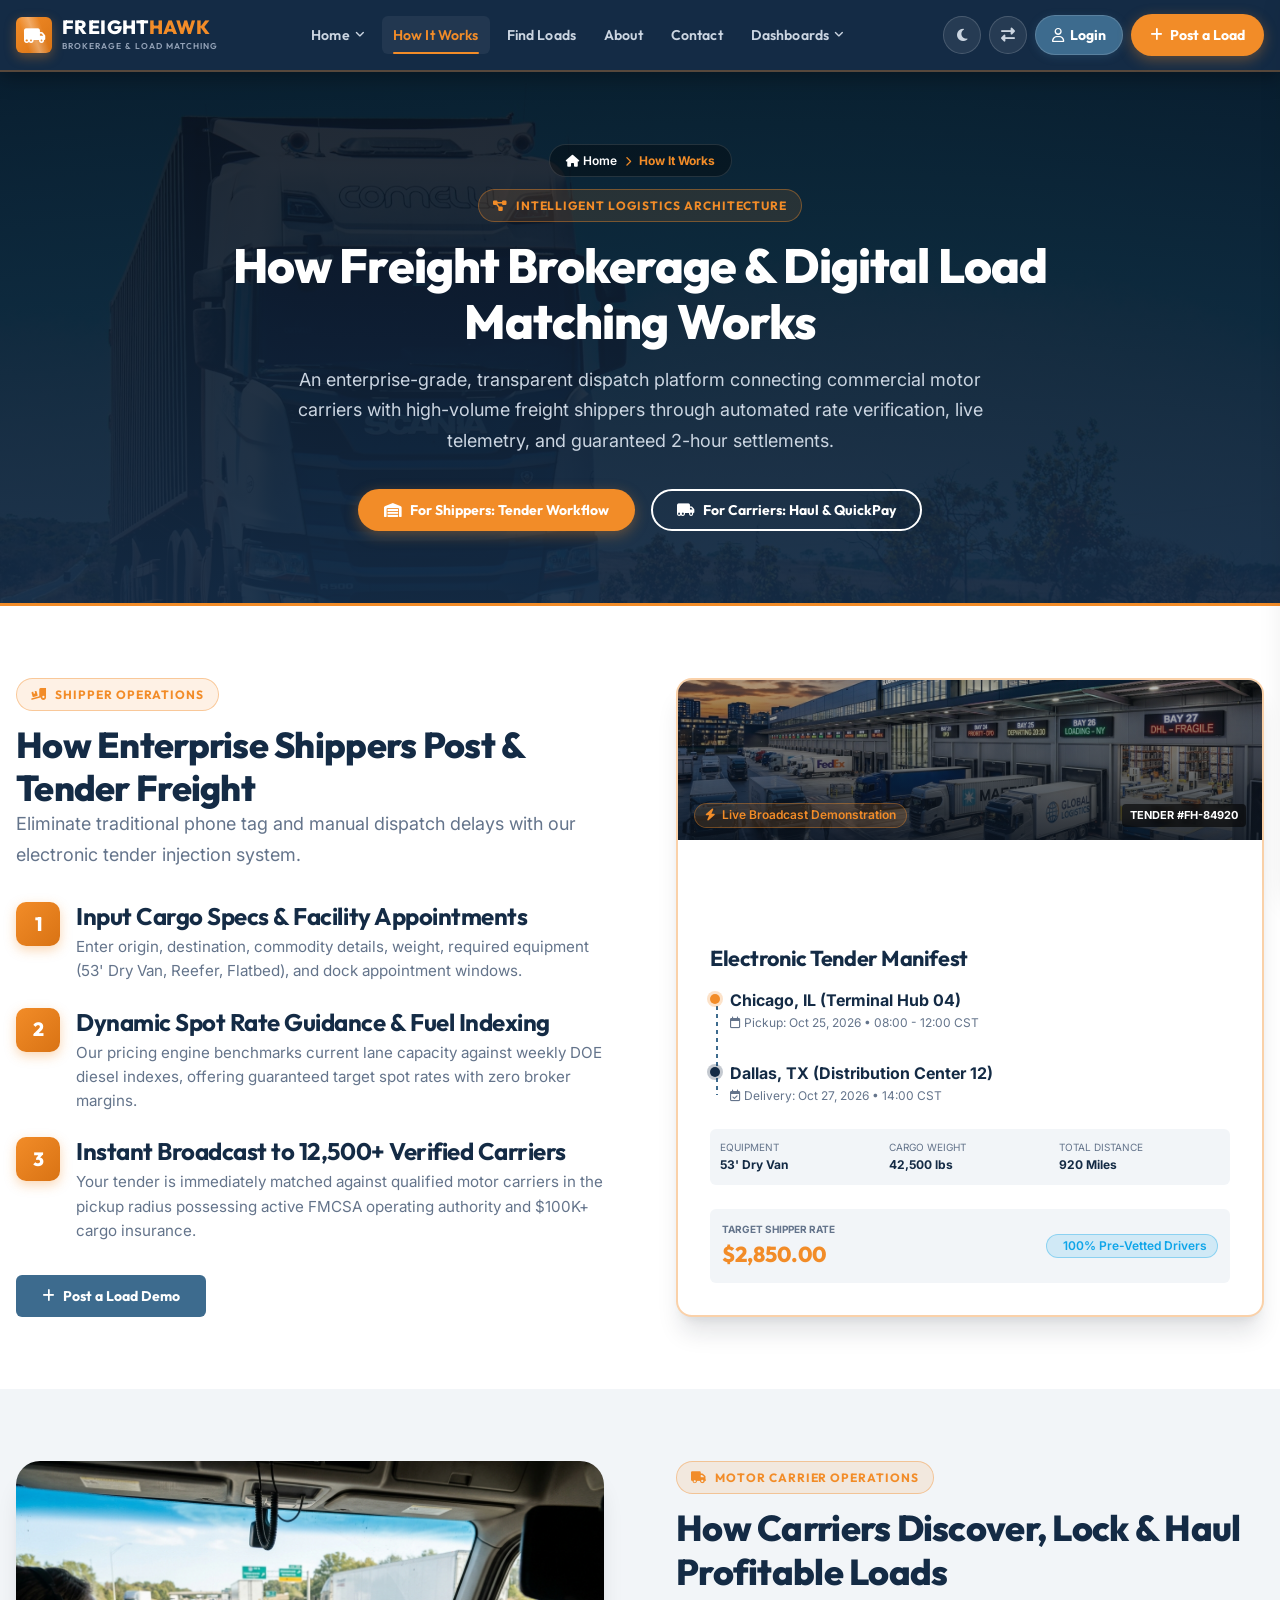
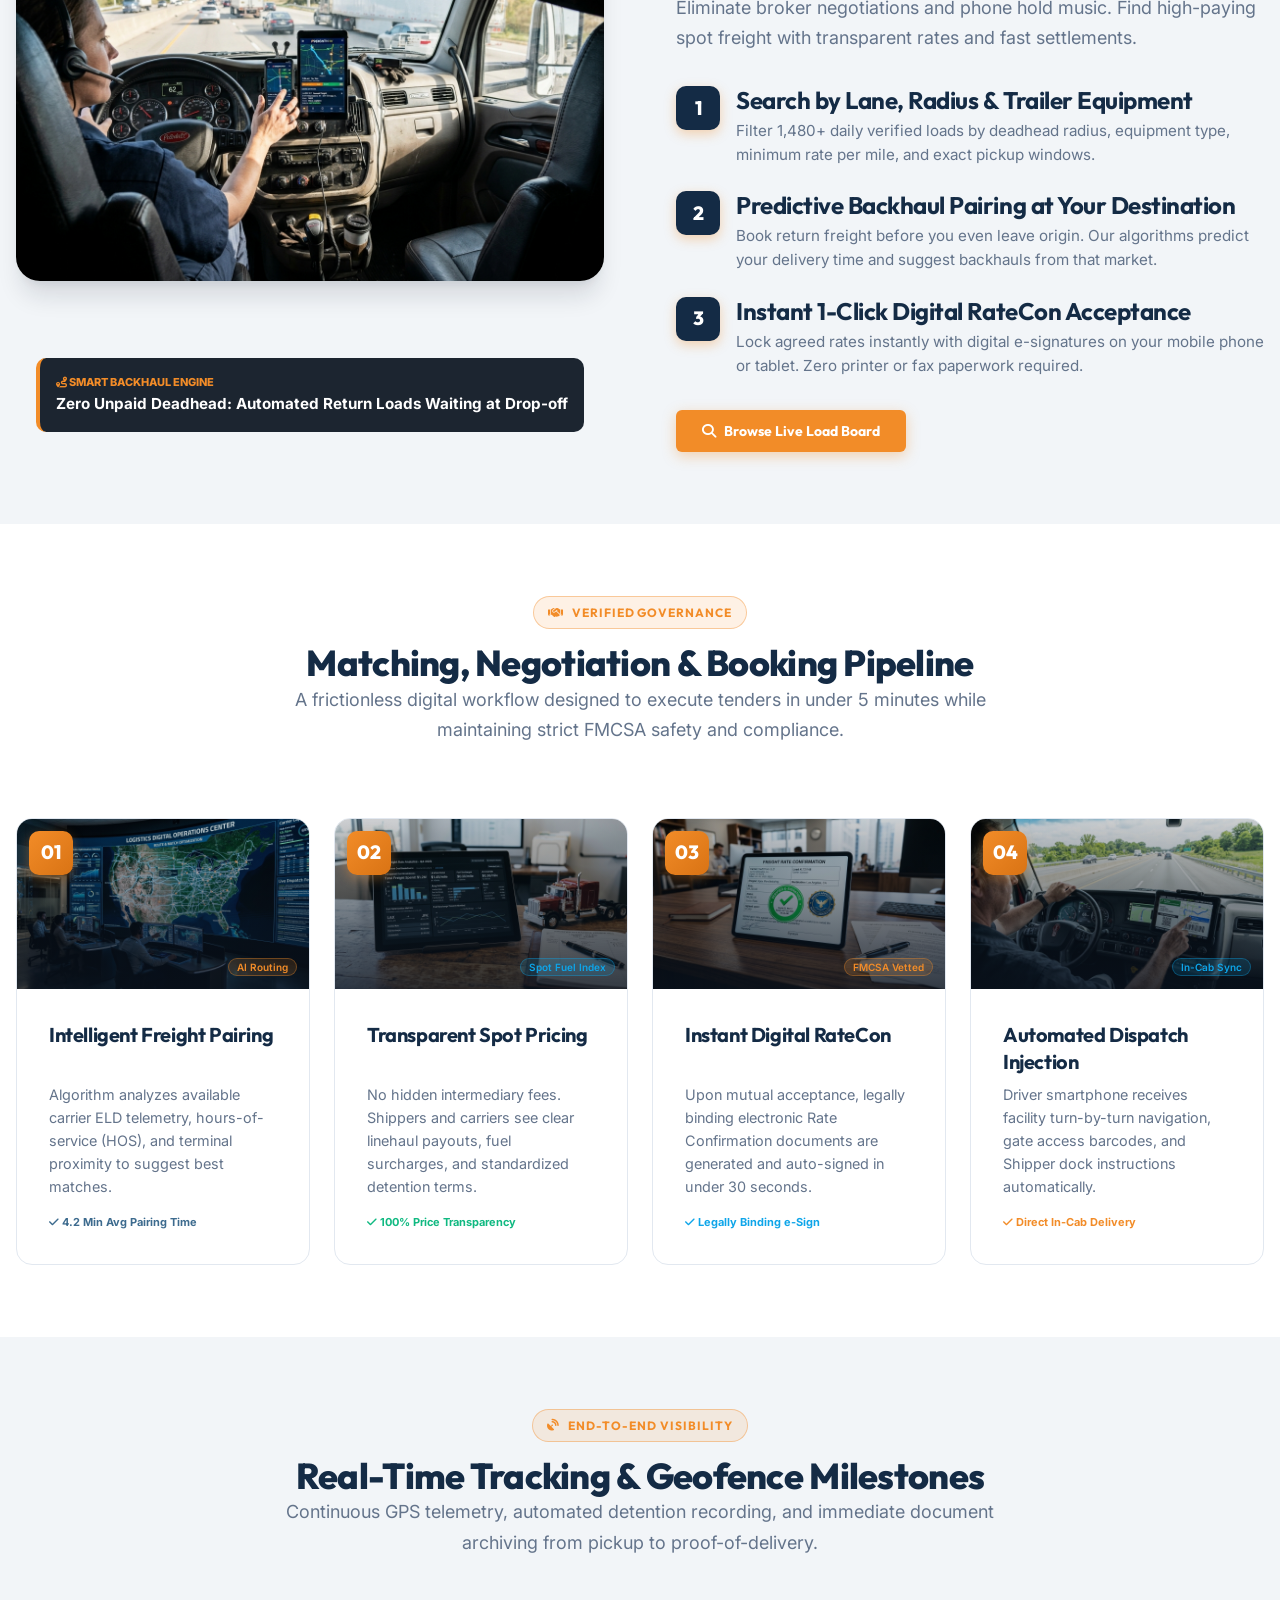
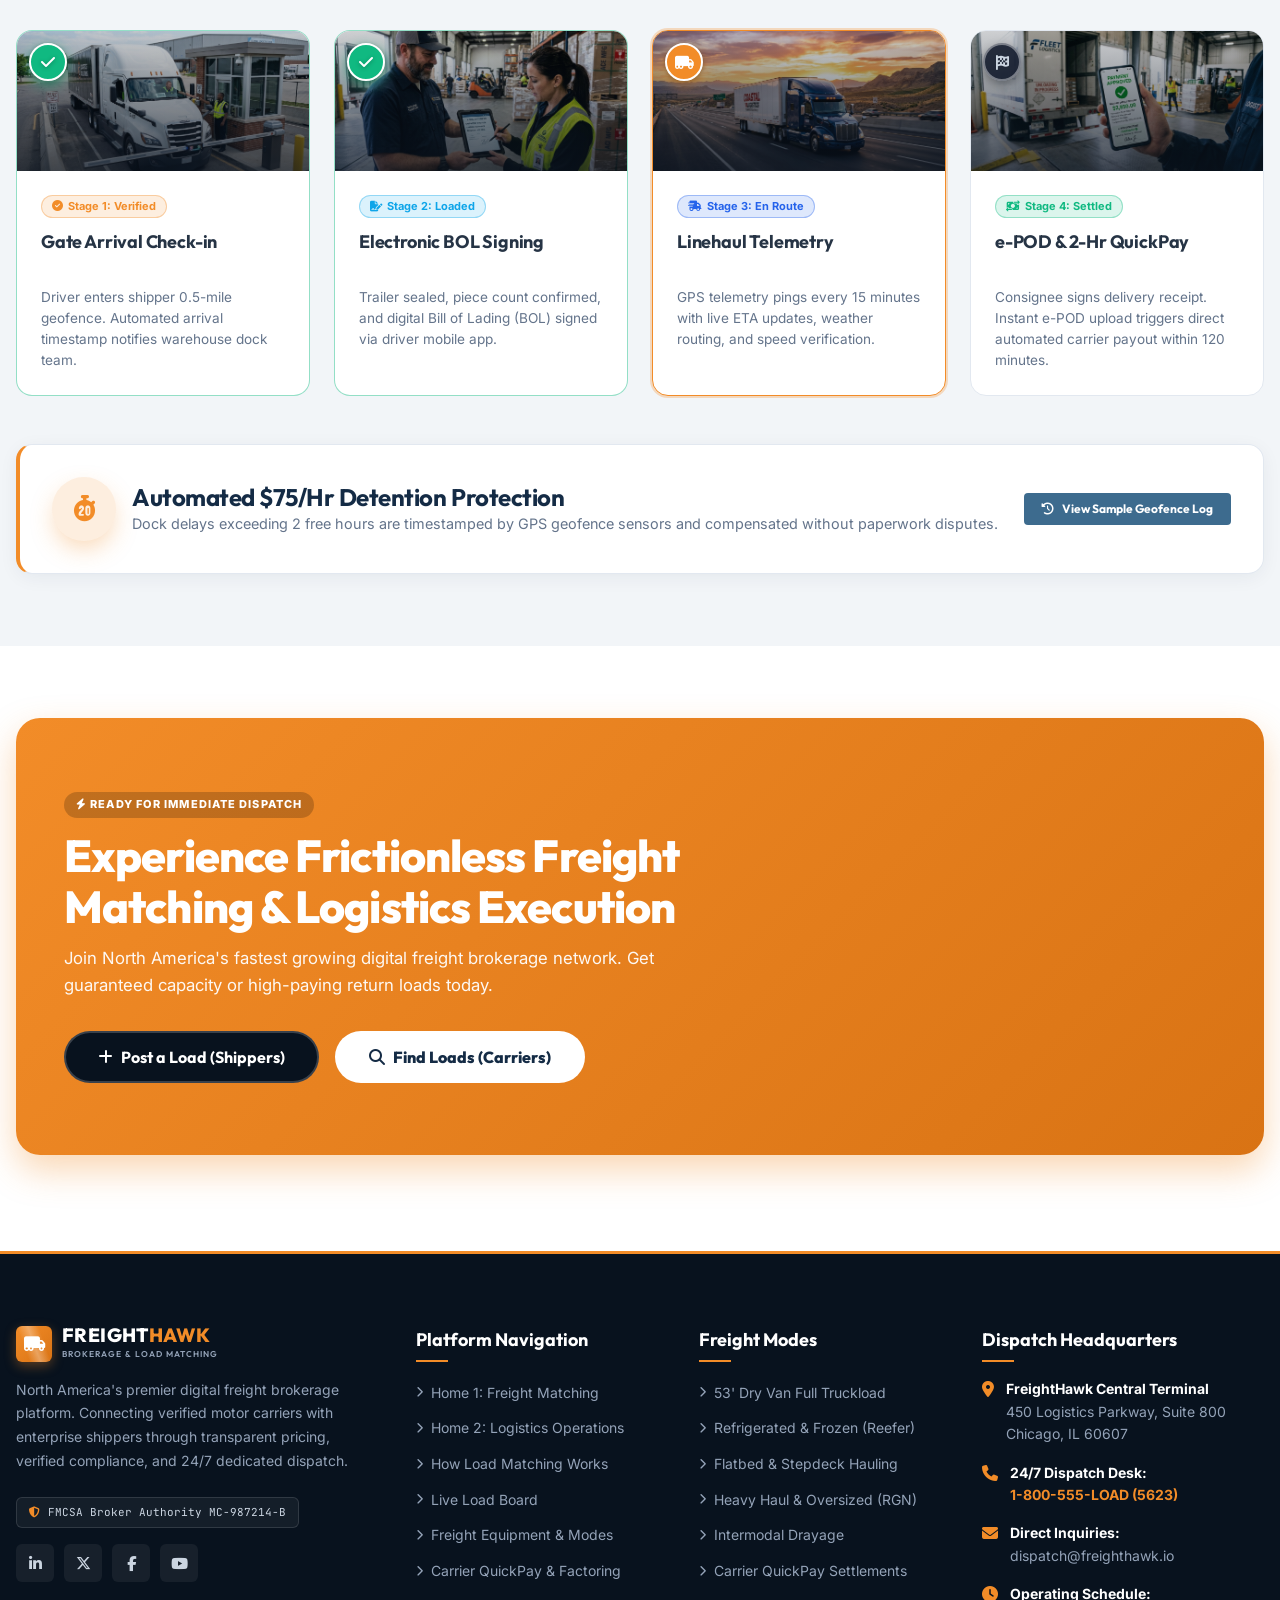
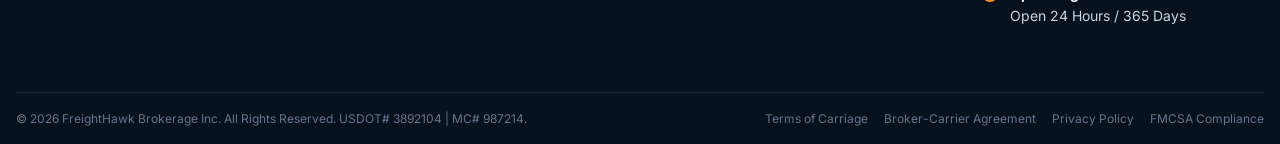
<file: how-it-works.html>
<!DOCTYPE html>
<html lang="en" data-theme="light" dir="ltr">
<head>
  <meta charset="UTF-8">
  <meta name="viewport" content="width=device-width, initial-scale=1.0">
  <title>FreightHawk — How Freight Brokerage &amp; Load Matching Works</title>
  <meta name="description" content="Explore our end-to-end freight brokerage and load-matching process. Learn how enterprise shippers post freight and verified carriers secure high-paying loads with automated settlements.">

  <!-- FontAwesome 6 for Industrial Logistics Icons -->
  <link rel="stylesheet" href="https://cdnjs.cloudflare.com/ajax/libs/font-awesome/6.5.1/css/all.min.css" integrity="sha512-DTOQO9RWCH3ppGqcWaEA1BIZOC6xxalwEsw9c2QQeAIftl+Vegovlnee1c9QX4TctnWMn13TZye+giMm8e2LwA==" crossorigin="anonymous" referrerpolicy="no-referrer" />

  <link rel="icon" type="image/svg+xml" href="assets/images/favicon.svg">

  <!-- Foundation & Component Stylesheets inside assets/css -->
  <link rel="stylesheet" href="assets/css/foundation.css">
  <link rel="stylesheet" href="assets/css/components.css">
</head>
<body>

  <!-- ======================================================================
       PAGE PRELOADER (Global Branded Loading State)
       ====================================================================== -->
  <div id="pageLoader" class="fh-page-loader" aria-hidden="true">
    <div class="fh-loader-spinner-wrapper">
      <div class="fh-loader-ring"></div>
      <i class="fa-solid fa-truck-fast fh-loader-center-icon"></i>
    </div>
    <div class="fh-loader-brand">FREIGHT<span>HAWK</span></div>
    <div class="fh-loader-bar"><div class="fh-loader-bar-fill"></div></div>
  </div>

  <!-- ======================================================================
       MAIN NAVBAR (Shared Foundation Header)
       ====================================================================== -->
  <header class="fh-header" id="mainHeader">
    <nav class="fh-navbar" aria-label="Main Navigation">
      <!-- Brand Logo -->
      <a href="index.html" class="fh-brand" aria-label="FreightHawk Home">
        <div class="fh-brand-icon">
          <i class="fa-solid fa-truck-moving"></i>
        </div>
        <div class="fh-brand-text">
          <div class="fh-brand-title">FREIGHT<span>HAWK</span></div>
          <div class="fh-brand-sub">Brokerage &amp; Load Matching</div>
        </div>
      </a>

      <!-- Desktop Navigation Menu -->
      <ul class="fh-nav-menu">
        <li class="fh-nav-item">
          <a href="index.html" class="fh-nav-link">Home <i class="fa-solid fa-angle-down" style="font-size: 11px;"></i></a>
          <div class="fh-dropdown-menu">
            <a href="index.html" class="fh-dropdown-item">Home 1: Freight Matching <span class="fh-badge fh-badge-available">Available</span></a>
            <a href="home-2.html" class="fh-dropdown-item">Home 2: Logistics Operations <span class="fh-badge fh-badge-verified">Active</span></a>
          </div>
        </li>
        <li class="fh-nav-item">
          <a href="how-it-works.html" class="fh-nav-link active">How It Works</a>
        </li>
        <li class="fh-nav-item">
          <a href="find-loads.html" class="fh-nav-link">Find Loads</a>
        </li>
        <li class="fh-nav-item">
          <a href="about.html" class="fh-nav-link">About</a>
        </li>
        <li class="fh-nav-item">
          <a href="contact.html" class="fh-nav-link">Contact</a>
        </li>
        <li class="fh-nav-item">
          <a href="dashboard-shipper.html" class="fh-nav-link" data-nav="dashboards">Dashboards <i class="fa-solid fa-angle-down" style="font-size: 11px;"></i></a>
          <div class="fh-dropdown-menu">
            <a href="dashboard-shipper.html" class="fh-dropdown-item"><i class="fa-solid fa-chart-line text-steel"></i> Shipper Dashboard</a>
            <a href="dashboard-carrier.html" class="fh-dropdown-item"><i class="fa-solid fa-truck text-orange"></i> Carrier Dashboard</a>
          </div>
        </li>
        <li class="fh-nav-item">
          <a href="login.html" class="fh-nav-link fh-nav-link-login"><i class="fa-regular fa-user"></i> Login</a>
        </li>
      </ul>

      <!-- Nav Actions -->
      <div class="fh-nav-actions">
        <button type="button" class="fh-icon-btn" data-theme-toggle title="Toggle Light/Dark Theme" aria-label="Toggle Light/Dark Theme">
          <i class="fa-solid fa-moon"></i>
        </button>

        <button type="button" class="fh-icon-btn" data-dir-toggle title="Toggle LTR/RTL Direction" aria-label="Toggle LTR/RTL Direction">
          <i class="fa-solid fa-right-left"></i>
        </button>

        <a href="login.html" class="fh-btn-login">
          <i class="fa-regular fa-user"></i> Login
        </a>

        <a href="post-load.html" class="fh-nav-cta">
          <i class="fa-solid fa-plus"></i>
          <span>Post a Load</span>
        </a>

        <button type="button" class="fh-nav-toggle" aria-label="Toggle mobile menu" id="mobileMenuBtn">
          <i class="fa-solid fa-bars"></i>
        </button>
      </div>
    </nav>
  </header>

  <!-- ======================================================================
       MOBILE DRAWER NAVIGATION
       ====================================================================== -->
  <div class="fh-drawer-backdrop" id="drawerBackdrop"></div>
  <aside class="fh-mobile-drawer" id="mobileDrawer" aria-label="Mobile menu">
    <div class="fh-drawer-header">
      <div class="fh-brand">
        <div class="fh-brand-icon">
          <i class="fa-solid fa-truck-moving"></i>
        </div>
        <div class="fh-brand-title">FREIGHT<span>HAWK</span></div>
      </div>
      <button type="button" class="fh-drawer-close" aria-label="Close menu"><i class="fa-solid fa-xmark"></i></button>
    </div>

    <!-- Mobile Navigation Links -->
    <ul class="fh-mobile-nav">
      <li class="fh-mobile-item-dropdown">
        <button type="button" class="fh-mobile-dropdown-toggle" data-target="mobileHomeDropdown" aria-expanded="false">
          <span class="fh-mobile-dropdown-title"><i class="fa-solid fa-house"></i> Home</span>
          <i class="fa-solid fa-angle-down fh-mobile-arrow"></i>
        </button>
        <ul class="fh-mobile-subnav" id="mobileHomeDropdown">
          <li>
            <a href="index.html" class="fh-mobile-sublink">
              <span>Home 1: Freight Matching</span>
              <span class="fh-badge fh-badge-available" style="font-size: 10px; padding: 2px 6px;">Available</span>
            </a>
          </li>
          <li>
            <a href="home-2.html" class="fh-mobile-sublink">
              <span>Home 2: Logistics Operations</span>
              <span class="fh-badge fh-badge-verified" style="font-size: 10px; padding: 2px 6px;">Active</span>
            </a>
          </li>
        </ul>
      </li>
      <li><a href="how-it-works.html" class="fh-mobile-link active"><i class="fa-solid fa-diagram-project"></i> How It Works</a></li>
      <li><a href="find-loads.html" class="fh-mobile-link"><i class="fa-solid fa-route"></i> Find Loads</a></li>
      <li><a href="about.html" class="fh-mobile-link"><i class="fa-solid fa-circle-info"></i> About</a></li>
      <li><a href="contact.html" class="fh-mobile-link"><i class="fa-solid fa-phone"></i> Contact</a></li>

      <!-- Dashboards with Interactive Dropdown in Mobile Drawer -->
      <li class="fh-mobile-item-dropdown">
        <button type="button" class="fh-mobile-dropdown-toggle" id="mobileDashboardsToggle" data-target="mobileDashboardsDropdown" aria-expanded="false">
          <span class="fh-mobile-dropdown-title"><i class="fa-solid fa-chart-pie"></i> Dashboards</span>
          <i class="fa-solid fa-angle-down fh-mobile-arrow"></i>
        </button>
        <ul class="fh-mobile-subnav" id="mobileDashboardsDropdown">
          <li>
            <a href="dashboard-shipper.html" class="fh-mobile-sublink">
              <span class="fh-flex fh-items-center fh-gap-sm"><i class="fa-solid fa-chart-line text-steel"></i> Shipper Dashboard</span>
              <span class="fh-badge fh-badge-available" style="font-size: 10px; padding: 2px 6px;">Live</span>
            </a>
          </li>
          <li>
            <a href="dashboard-carrier.html" class="fh-mobile-sublink">
              <span class="fh-flex fh-items-center fh-gap-sm"><i class="fa-solid fa-truck text-orange"></i> Carrier Dashboard</span>
              <span class="fh-badge fh-badge-verified" style="font-size: 10px; padding: 2px 6px;">Live</span>
            </a>
          </li>
        </ul>
      </li>
      <li>
        <a href="login.html" class="fh-mobile-link fh-mobile-link-login">
          <i class="fa-regular fa-user"></i> Login / Client Portal
        </a>
      </li>
    </ul>

    <!-- Mobile Drawer Preferences & Controls -->
    <div style="margin-top: auto; padding-top: var(--space-lg); border-top: 1px solid rgba(255,255,255,0.1);">
      <div class="fh-drawer-prefs-box">
        <span class="fh-drawer-prefs-label">Preferences:</span>
        <div class="fh-drawer-prefs-actions">
          <button type="button" class="fh-icon-btn" data-theme-toggle title="Toggle Light/Dark Theme" aria-label="Toggle Light/Dark Theme">
            <i class="fa-solid fa-moon"></i>
          </button>
          <button type="button" class="fh-icon-btn" data-dir-toggle title="Toggle LTR/RTL Direction" aria-label="Toggle LTR/RTL Direction">
            <i class="fa-solid fa-right-left"></i>
          </button>
        </div>
      </div>
      <a href="login.html" class="fh-btn-login" style="width: 100%; justify-content: center; margin-bottom: var(--space-sm);">
        <i class="fa-regular fa-user"></i> Login / Register
      </a>
      <a href="post-load.html" class="fh-nav-cta" style="width: 100%; justify-content: center;">
        <i class="fa-solid fa-plus"></i> Post a Load
      </a>
    </div>
  </aside>

  <!-- ======================================================================
       SECTION 1: HERO INTRODUCTION (Standardized Height min 360px)
       ====================================================================== -->
  <section class="fh-page-banner">
    <div class="fh-container">
      <div style="max-width: 820px; margin-inline: auto;">
        <!-- Line 1: Breadcrumb Navigation -->
        <div class="fh-breadcrumb-wrapper">
          <nav class="fh-breadcrumb" aria-label="Breadcrumb">
            <a href="index.html"><i class="fa-solid fa-house"></i> Home</a>
            <span class="divider"><i class="fa-solid fa-chevron-right flip-rtl"></i></span>
            <span class="current">How It Works</span>
          </nav>
        </div>

        <!-- Line 2: Eyebrow Pill -->
        <div class="fh-eyebrow-wrapper">
          <div class="fh-eyebrow-pill">
            <i class="fa-solid fa-diagram-project"></i> Intelligent Logistics Architecture
          </div>
        </div>

        <h1 style="color: #FFFFFF; font-size: clamp(2rem, 4vw, 3rem); line-height: 1.15; margin-bottom: var(--space-md);">
          How Freight Brokerage &amp; Digital Load Matching Works
        </h1>

        <p class="lead" style="color: #CBD5E1; margin-bottom: var(--space-xl); max-width: 720px; margin-inline: auto;">
          An enterprise-grade, transparent dispatch platform connecting commercial motor carriers with high-volume freight shippers through automated rate verification, live telemetry, and guaranteed 2-hour settlements.
        </p>

        <div class="fh-flex fh-gap-md fh-justify-center" style="flex-wrap: wrap;">
          <a href="#shippers-process" class="fh-btn fh-btn-primary fh-btn-pill">
            <i class="fa-solid fa-warehouse"></i> For Shippers: Tender Workflow
          </a>
          <a href="#carriers-process" class="fh-btn fh-btn-outline-navy fh-btn-pill" style="border-color: #FFFFFF; color: #FFFFFF;">
            <i class="fa-solid fa-truck-moving"></i> For Carriers: Haul &amp; QuickPay
          </a>
        </div>
      </div>
    </div>
  </section>

  <!-- ======================================================================
       SECTION 2: HOW SHIPPERS POST FREIGHT (Tender Creation & Rate Guidance)
       ====================================================================== -->
  <section class="fh-section" id="shippers-process">
    <div class="fh-container">
      <div class="fh-grid fh-grid-2" style="align-items: center; gap: var(--space-3xl);">
        <div>
          <div class="fh-eyebrow-pill">
            <i class="fa-solid fa-truck-ramp-box"></i> Shipper Operations
          </div>
          <h2>How Enterprise Shippers Post &amp; Tender Freight</h2>
          <p class="lead">
            Eliminate traditional phone tag and manual dispatch delays with our electronic tender injection system.
          </p>

          <div style="display: flex; flex-direction: column; gap: var(--space-lg); margin-top: var(--space-xl);">
            <!-- Step 1 -->
            <div class="fh-flex fh-gap-md">
              <div class="fh-step-number" style="flex-shrink: 0;">1</div>
              <div>
                <h4 style="margin-bottom: 4px;">Input Cargo Specs &amp; Facility Appointments</h4>
                <p class="text-muted" style="margin: 0; font-size: 0.95rem;">
                  Enter origin, destination, commodity details, weight, required equipment (53' Dry Van, Reefer, Flatbed), and dock appointment windows.
                </p>
              </div>
            </div>

            <!-- Step 2 -->
            <div class="fh-flex fh-gap-md">
              <div class="fh-step-number" style="flex-shrink: 0;">2</div>
              <div>
                <h4 style="margin-bottom: 4px;">Dynamic Spot Rate Guidance &amp; Fuel Indexing</h4>
                <p class="text-muted" style="margin: 0; font-size: 0.95rem;">
                  Our pricing engine benchmarks current lane capacity against weekly DOE diesel indexes, offering guaranteed target spot rates with zero broker margins.
                </p>
              </div>
            </div>

            <!-- Step 3 -->
            <div class="fh-flex fh-gap-md">
              <div class="fh-step-number" style="flex-shrink: 0;">3</div>
              <div>
                <h4 style="margin-bottom: 4px;">Instant Broadcast to 12,500+ Verified Carriers</h4>
                <p class="text-muted" style="margin: 0; font-size: 0.95rem;">
                  Your tender is immediately matched against qualified motor carriers in the pickup radius possessing active FMCSA operating authority and $100K+ cargo insurance.
                </p>
              </div>
            </div>
          </div>

          <div style="margin-top: var(--space-xl);">
            <button type="button" class="fh-btn fh-btn-secondary" data-open-modal="postLoadModal">
              <i class="fa-solid fa-plus"></i> Post a Load Demo
            </button>
          </div>
        </div>

        <!-- Visual Tender Card Mockup with Industrial Image Header -->
        <div class="fh-card" style="border: 2px solid var(--border-orange); padding: 0; overflow: hidden; background: var(--bg-card); box-shadow: var(--shadow-xl);">
          <div style="position: relative; height: 160px; overflow: hidden;">
            <img src="assets/images/hiw-tender-manifest.jpg" alt="Shipper Freight Logistics Terminal" style="width: 100%; height: 100%; object-fit: cover;" loading="lazy">
            <div style="position: absolute; inset: 0; background: linear-gradient(to bottom, rgba(10, 19, 31, 0.25) 0%, rgba(10, 19, 31, 0.85) 100%);"></div>
            <div style="position: absolute; bottom: 12px; left: 16px; right: 16px; display: flex; justify-content: space-between; align-items: center;">
              <span class="fh-badge fh-badge-available"><i class="fa-solid fa-bolt"></i> Live Broadcast Demonstration</span>
              <span style="font-size: 11px; color: #FFFFFF; font-weight: 700; background: rgba(0,0,0,0.6); padding: 3px 8px; border-radius: 4px; backdrop-filter: blur(4px);">TENDER #FH-84920</span>
            </div>
          </div>

          <div style="padding: var(--space-xl);">
            <h3 style="font-size: 1.35rem; margin-bottom: var(--space-md);">Electronic Tender Manifest</h3>

            <div class="fh-route-container" style="margin-bottom: var(--space-lg);">
              <div class="fh-route-point">
                <div class="fh-route-city">Chicago, IL (Terminal Hub 04)</div>
                <div class="fh-route-date"><i class="fa-regular fa-calendar"></i> Pickup: Oct 25, 2026 &bull; 08:00 - 12:00 CST</div>
              </div>
              <div class="fh-route-point destination" style="margin-top: var(--space-md);">
                <div class="fh-route-city">Dallas, TX (Distribution Center 12)</div>
                <div class="fh-route-date"><i class="fa-regular fa-calendar-check"></i> Delivery: Oct 27, 2026 &bull; 14:00 CST</div>
              </div>
            </div>

            <div class="fh-load-specs" style="margin-bottom: var(--space-lg);">
              <div class="fh-spec-item">
                <span class="fh-spec-label">Equipment</span>
                <span class="fh-spec-value">53' Dry Van</span>
              </div>
              <div class="fh-spec-item">
                <span class="fh-spec-label">Cargo Weight</span>
                <span class="fh-spec-value">42,500 lbs</span>
              </div>
              <div class="fh-spec-item">
                <span class="fh-spec-label">Total Distance</span>
                <span class="fh-spec-value">920 Miles</span>
              </div>
            </div>

            <div class="fh-flex fh-justify-between fh-items-center" style="background: var(--bg-secondary); padding: 12px; border-radius: var(--radius-sm); flex-wrap: wrap; gap: 8px;">
              <div>
                <div style="font-size: 10px; text-transform: uppercase; color: var(--text-muted); font-weight: 700;">Target Shipper Rate</div>
                <div class="fh-rate-value">$2,850.00</div>
              </div>
              <span class="fh-badge fh-badge-verified" style="margin-left: auto; max-width: 100%; white-space: normal;"><i class="fa-solid fa-shield-check"></i> 100% Pre-Vetted Drivers</span>
            </div>
          </div>
        </div>
      </div>
    </div>
  </section>

  <!-- ======================================================================
       SECTION 3: HOW CARRIERS DISCOVER SUITABLE LOADS (Lane Matching & Backhaul)
       ====================================================================== -->
  <section class="fh-section fh-section-secondary" id="carriers-process">
    <div class="fh-container">
      <div class="fh-grid fh-grid-2" style="align-items: center; gap: var(--space-3xl);">
        <!-- Visual Image Card -->
        <div style="position: relative;">
          <img src="assets/images/hiw-smart-backhaul.jpg" alt="Motor Carrier In-Cab Telematics App" style="width: 100%; height: 420px; object-fit: cover; border-radius: var(--radius-xl); box-shadow: var(--shadow-xl);" loading="lazy">
          <div style="position: absolute; bottom: 20px; left: 20px; right: 20px; background: rgba(10, 19, 31, 0.92); backdrop-filter: blur(8px); padding: var(--space-md); border-radius: var(--radius-md); border-left: 4px solid var(--color-safety-orange);">
            <div style="font-size: 11px; font-weight: 800; color: var(--color-safety-orange); text-transform: uppercase;">
              <i class="fa-solid fa-route"></i> Smart Backhaul Engine
            </div>
            <div style="font-size: 0.95rem; color: #FFFFFF; font-weight: 700;">
              Zero Unpaid Deadhead: Automated Return Loads Waiting at Drop-off
            </div>
          </div>
        </div>

        <div>
          <div class="fh-eyebrow-pill">
            <i class="fa-solid fa-truck"></i> Motor Carrier Operations
          </div>
          <h2>How Carriers Discover, Lock &amp; Haul Profitable Loads</h2>
          <p class="lead">
            Eliminate broker negotiations and phone hold music. Find high-paying spot freight with transparent rates and fast settlements.
          </p>

          <div style="display: flex; flex-direction: column; gap: var(--space-lg); margin-top: var(--space-xl);">
            <!-- Step 1 -->
            <div class="fh-flex fh-gap-md">
              <div class="fh-step-number" style="flex-shrink: 0; background: var(--color-deep-navy);">1</div>
              <div>
                <h4 style="margin-bottom: 4px;">Search by Lane, Radius &amp; Trailer Equipment</h4>
                <p class="text-muted" style="margin: 0; font-size: 0.95rem;">
                  Filter 1,480+ daily verified loads by deadhead radius, equipment type, minimum rate per mile, and exact pickup windows.
                </p>
              </div>
            </div>

            <!-- Step 2 -->
            <div class="fh-flex fh-gap-md">
              <div class="fh-step-number" style="flex-shrink: 0; background: var(--color-deep-navy);">2</div>
              <div>
                <h4 style="margin-bottom: 4px;">Predictive Backhaul Pairing at Your Destination</h4>
                <p class="text-muted" style="margin: 0; font-size: 0.95rem;">
                  Book return freight before you even leave origin. Our algorithms predict your delivery time and suggest backhauls from that market.
                </p>
              </div>
            </div>

            <!-- Step 3 -->
            <div class="fh-flex fh-gap-md">
              <div class="fh-step-number" style="flex-shrink: 0; background: var(--color-deep-navy);">3</div>
              <div>
                <h4 style="margin-bottom: 4px;">Instant 1-Click Digital RateCon Acceptance</h4>
                <p class="text-muted" style="margin: 0; font-size: 0.95rem;">
                  Lock agreed rates instantly with digital e-signatures on your mobile phone or tablet. Zero printer or fax paperwork required.
                </p>
              </div>
            </div>
          </div>

          <div style="margin-top: var(--space-xl);">
            <a href="find-loads.html" class="fh-btn fh-btn-primary">
              <i class="fa-solid fa-magnifying-glass"></i> Browse Live Load Board
            </a>
          </div>
        </div>
      </div>
    </div>
  </section>

  <!-- ======================================================================
       SECTION 4: MATCHING, NEGOTIATION & BOOKING WORKFLOW (4-Step Pipeline)
       ====================================================================== -->
  <section class="fh-section" id="booking-workflow">
    <div class="fh-container">
      <div class="text-center" style="max-width: 760px; margin-inline: auto; margin-bottom: var(--space-3xl);">
        <div class="fh-eyebrow-pill">
          <i class="fa-solid fa-handshake"></i> Verified Governance
        </div>
        <h2>Matching, Negotiation &amp; Booking Pipeline</h2>
        <p class="lead">A frictionless digital workflow designed to execute tenders in under 5 minutes while maintaining strict FMCSA safety and compliance.</p>
      </div>

      <!-- 4 Process Cards Grid with Rich Industrial Images -->
      <div class="fh-grid fh-grid-4">
        <!-- Step 1 -->
        <div class="fh-step-card" style="padding: 0; overflow: hidden;">
          <div style="position: relative; height: 170px; overflow: hidden;">
            <img src="assets/images/hiw-freight-pairing.jpg" alt="Intelligent Freight Pairing" style="width: 100%; height: 100%; object-fit: cover; transition: transform 0.4s ease;" loading="lazy">
            <div style="position: absolute; inset: 0; background: linear-gradient(to bottom, rgba(10, 19, 31, 0.2) 0%, rgba(10, 19, 31, 0.8) 100%);"></div>
            <div style="position: absolute; top: 12px; left: 12px; z-index: 2;">
              <div class="fh-step-number" style="margin-bottom: 0;">01</div>
            </div>
            <div style="position: absolute; bottom: 10px; right: 12px; z-index: 2;">
              <span class="fh-badge fh-badge-available" style="font-size: 10px; padding: 2px 8px;">AI Routing</span>
            </div>
          </div>
          <div style="padding: var(--space-xl); display: flex; flex-direction: column; flex-grow: 1;">
            <h3 style="font-size: 1.25rem; margin-bottom: 8px;">Intelligent Freight Pairing</h3>
            <p class="text-muted" style="font-size: 0.9rem; margin-bottom: var(--space-md);">
              Algorithm analyzes available carrier ELD telemetry, hours-of-service (HOS), and terminal proximity to suggest best matches.
            </p>
            <div style="margin-top: auto; font-size: 11px; font-weight: 700; color: var(--color-steel-blue);">
              <i class="fa-solid fa-check"></i> 4.2 Min Avg Pairing Time
            </div>
          </div>
        </div>

        <!-- Step 2 -->
        <div class="fh-step-card" style="padding: 0; overflow: hidden;">
          <div style="position: relative; height: 170px; overflow: hidden;">
            <img src="assets/images/hiw-spot-pricing.jpg" alt="Transparent Spot Pricing" style="width: 100%; height: 100%; object-fit: cover; transition: transform 0.4s ease;" loading="lazy">
            <div style="position: absolute; inset: 0; background: linear-gradient(to bottom, rgba(10, 19, 31, 0.2) 0%, rgba(10, 19, 31, 0.8) 100%);"></div>
            <div style="position: absolute; top: 12px; left: 12px; z-index: 2;">
              <div class="fh-step-number" style="margin-bottom: 0;">02</div>
            </div>
            <div style="position: absolute; bottom: 10px; right: 12px; z-index: 2;">
              <span class="fh-badge fh-badge-verified" style="font-size: 10px; padding: 2px 8px;">Spot Fuel Index</span>
            </div>
          </div>
          <div style="padding: var(--space-xl); display: flex; flex-direction: column; flex-grow: 1;">
            <h3 style="font-size: 1.25rem; margin-bottom: 8px;">Transparent Spot Pricing</h3>
            <p class="text-muted" style="font-size: 0.9rem; margin-bottom: var(--space-md);">
              No hidden intermediary fees. Shippers and carriers see clear linehaul payouts, fuel surcharges, and standardized detention terms.
            </p>
            <div style="margin-top: auto; font-size: 11px; font-weight: 700; color: #10B981;">
              <i class="fa-solid fa-check"></i> 100% Price Transparency
            </div>
          </div>
        </div>

        <!-- Step 3 -->
        <div class="fh-step-card" style="padding: 0; overflow: hidden;">
          <div style="position: relative; height: 170px; overflow: hidden;">
            <img src="assets/images/hiw-digital-ratecon.jpg" alt="Instant Digital RateCon" style="width: 100%; height: 100%; object-fit: cover; transition: transform 0.4s ease;" loading="lazy">
            <div style="position: absolute; inset: 0; background: linear-gradient(to bottom, rgba(10, 19, 31, 0.2) 0%, rgba(10, 19, 31, 0.8) 100%);"></div>
            <div style="position: absolute; top: 12px; left: 12px; z-index: 2;">
              <div class="fh-step-number" style="margin-bottom: 0;">03</div>
            </div>
            <div style="position: absolute; bottom: 10px; right: 12px; z-index: 2;">
              <span class="fh-badge fh-badge-available" style="font-size: 10px; padding: 2px 8px;">FMCSA Vetted</span>
            </div>
          </div>
          <div style="padding: var(--space-xl); display: flex; flex-direction: column; flex-grow: 1;">
            <h3 style="font-size: 1.25rem; margin-bottom: 8px;">Instant Digital RateCon</h3>
            <p class="text-muted" style="font-size: 0.9rem; margin-bottom: var(--space-md);">
              Upon mutual acceptance, legally binding electronic Rate Confirmation documents are generated and auto-signed in under 30 seconds.
            </p>
            <div style="margin-top: auto; font-size: 11px; font-weight: 700; color: #0EA5E9;">
              <i class="fa-solid fa-check"></i> Legally Binding e-Sign
            </div>
          </div>
        </div>

        <!-- Step 4 -->
        <div class="fh-step-card" style="padding: 0; overflow: hidden;">
          <div style="position: relative; height: 170px; overflow: hidden;">
            <img src="assets/images/hiw-automated-dispatch.jpg" alt="Automated Dispatch Injection" style="width: 100%; height: 100%; object-fit: cover; transition: transform 0.4s ease;" loading="lazy">
            <div style="position: absolute; inset: 0; background: linear-gradient(to bottom, rgba(10, 19, 31, 0.2) 0%, rgba(10, 19, 31, 0.8) 100%);"></div>
            <div style="position: absolute; top: 12px; left: 12px; z-index: 2;">
              <div class="fh-step-number" style="margin-bottom: 0;">04</div>
            </div>
            <div style="position: absolute; bottom: 10px; right: 12px; z-index: 2;">
              <span class="fh-badge fh-badge-verified" style="font-size: 10px; padding: 2px 8px;">In-Cab Sync</span>
            </div>
          </div>
          <div style="padding: var(--space-xl); display: flex; flex-direction: column; flex-grow: 1;">
            <h3 style="font-size: 1.25rem; margin-bottom: 8px;">Automated Dispatch Injection</h3>
            <p class="text-muted" style="font-size: 0.9rem; margin-bottom: var(--space-md);">
              Driver smartphone receives facility turn-by-turn navigation, gate access barcodes, and Shipper dock instructions automatically.
            </p>
            <div style="margin-top: auto; font-size: 11px; font-weight: 700; color: var(--color-safety-orange);">
              <i class="fa-solid fa-check"></i> Direct In-Cab Delivery
            </div>
          </div>
        </div>
      </div>
    </div>
  </section>

  <!-- ======================================================================
       SECTION 5: SHIPMENT TRACKING, DOCUMENTATION & STATUS UPDATES
       ====================================================================== -->
  <section class="fh-section fh-section-secondary" id="tracking-milestones">
    <div class="fh-container">
      <div class="text-center" style="max-width: 760px; margin-inline: auto; margin-bottom: var(--space-3xl);">
        <div class="fh-eyebrow-pill">
          <i class="fa-solid fa-satellite-dish"></i> End-to-End Visibility
        </div>
        <h2>Real-Time Tracking &amp; Geofence Milestones</h2>
        <p class="lead">Continuous GPS telemetry, automated detention recording, and immediate document archiving from pickup to proof-of-delivery.</p>
      </div>

      <!-- 4-Stage Horizontal Milestone Timeline with Industrial Images -->
      <div class="fh-tracking-timeline" style="margin-bottom: var(--space-2xl);">
        <!-- Card 1: Stage 1 Verified -->
        <div class="fh-timeline-card completed has-img">
          <div class="fh-timeline-img-wrap">
            <img src="assets/images/hiw-gate-arrival.jpg" alt="Gate Arrival" loading="lazy">
            <div class="fh-timeline-img-overlay"></div>
            <div class="fh-timeline-indicator-pin">
              <div class="fh-timeline-indicator" title="Stage 1 Verified">
                <i class="fa-solid fa-check"></i>
              </div>
            </div>
          </div>
          <div class="fh-timeline-card-body">
            <span class="fh-badge fh-badge-available">
              <i class="fa-solid fa-circle-check"></i> Stage 1: Verified
            </span>
            <h4>Gate Arrival Check-in</h4>
            <p class="text-muted">
              Driver enters shipper 0.5-mile geofence. Automated arrival timestamp notifies warehouse dock team.
            </p>
          </div>
        </div>

        <!-- Card 2: Stage 2 Loaded -->
        <div class="fh-timeline-card completed has-img">
          <div class="fh-timeline-img-wrap">
            <img src="assets/images/hiw-bol-signing.jpg" alt="Electronic BOL Signing" loading="lazy">
            <div class="fh-timeline-img-overlay"></div>
            <div class="fh-timeline-indicator-pin">
              <div class="fh-timeline-indicator" title="Stage 2 Loaded">
                <i class="fa-solid fa-check"></i>
              </div>
            </div>
          </div>
          <div class="fh-timeline-card-body">
            <span class="fh-badge fh-badge-verified">
              <i class="fa-solid fa-file-signature"></i> Stage 2: Loaded
            </span>
            <h4>Electronic BOL Signing</h4>
            <p class="text-muted">
              Trailer sealed, piece count confirmed, and digital Bill of Lading (BOL) signed via driver mobile app.
            </p>
          </div>
        </div>

        <!-- Card 3: Stage 3 En Route (Active) -->
        <div class="fh-timeline-card active has-img">
          <div class="fh-timeline-img-wrap">
            <img src="assets/images/hiw-linehaul-telemetry.jpg" alt="Linehaul Telemetry" loading="lazy">
            <div class="fh-timeline-img-overlay"></div>
            <div class="fh-timeline-indicator-pin">
              <div class="fh-timeline-indicator" title="Stage 3 In Transit">
                <i class="fa-solid fa-truck-moving"></i>
              </div>
            </div>
          </div>
          <div class="fh-timeline-card-body">
            <span class="fh-badge fh-badge-intransit">
              <i class="fa-solid fa-truck-fast"></i> Stage 3: En Route
            </span>
            <h4>Linehaul Telemetry</h4>
            <p class="text-muted">
              GPS telemetry pings every 15 minutes with live ETA updates, weather routing, and speed verification.
            </p>
          </div>
        </div>

        <!-- Card 4: Stage 4 Settled (Pending) -->
        <div class="fh-timeline-card pending has-img">
          <div class="fh-timeline-img-wrap">
            <img src="assets/images/hiw-quickpay-epod.jpg" alt="e-POD and QuickPay" loading="lazy">
            <div class="fh-timeline-img-overlay"></div>
            <div class="fh-timeline-indicator-pin">
              <div class="fh-timeline-indicator" title="Stage 4 Pending">
                <i class="fa-solid fa-flag-checkered"></i>
              </div>
            </div>
          </div>
          <div class="fh-timeline-card-body">
            <span class="fh-badge fh-badge-delivered">
              <i class="fa-solid fa-money-bill-transfer"></i> Stage 4: Settled
            </span>
            <h4>e-POD &amp; 2-Hr QuickPay</h4>
            <p class="text-muted">
              Consignee signs delivery receipt. Instant e-POD upload triggers direct automated carrier payout within 120 minutes.
            </p>
          </div>
        </div>
      </div>

      <!-- Live Detention & Compliance Notice -->
      <div class="fh-card" style="background: var(--bg-card); border-left: 4px solid var(--color-safety-orange);">
        <div class="fh-flex fh-justify-between fh-items-center" style="flex-wrap: wrap; gap: var(--space-md);">
          <div class="fh-flex fh-items-center fh-gap-md">
            <div class="fh-card-icon-wrapper" style="margin: 0; background: rgba(242, 140, 40, 0.15); color: var(--color-safety-orange);">
              <i class="fa-solid fa-stopwatch-20"></i>
            </div>
            <div>
              <h4 style="margin: 0;">Automated $75/Hr Detention Protection</h4>
              <p class="text-muted" style="margin: 0; font-size: 0.9rem;">
                Dock delays exceeding 2 free hours are timestamped by GPS geofence sensors and compensated without paperwork disputes.
              </p>
            </div>
          </div>
          <button type="button" class="fh-btn fh-btn-sm fh-btn-secondary" onclick="alert('GPS Geofence Log: Truck #104 checked in at 08:02 AM, loaded at 09:18 AM. 0 Detention Hours accrued.');">
            <i class="fa-solid fa-clock-rotate-left"></i> View Sample Geofence Log
          </button>
        </div>
      </div>
    </div>
  </section>

  <!-- ======================================================================
       SECTION 6: FINAL CTA (Theme Safety Orange Banner with Dual Conversion)
       ====================================================================== -->
  <section class="fh-section" id="contact" style="padding-bottom: var(--space-4xl);">
    <div class="fh-container">
      <div class="fh-cta-banner-orange">
        <div style="max-width: 650px;">
          <div style="font-size: 11px; text-transform: uppercase; letter-spacing: 0.1em; font-weight: 800; background: rgba(0, 0, 0, 0.2); padding: 4px 12px; border-radius: var(--radius-pill); display: inline-block; margin-bottom: var(--space-sm);">
            <i class="fa-solid fa-bolt"></i> Ready for Immediate Dispatch
          </div>
          <h2 style="font-size: clamp(1.8rem, 4vw, 2.8rem); line-height: 1.15; margin-bottom: var(--space-sm);">
            Experience Frictionless Freight Matching &amp; Logistics Execution
          </h2>
          <p style="font-size: 1.05rem; opacity: 0.95; margin-bottom: 0;">
            Join North America's fastest growing digital freight brokerage network. Get guaranteed capacity or high-paying return loads today.
          </p>
        </div>

        <div class="fh-flex fh-gap-md" style="flex-wrap: wrap;">
          <button type="button" class="fh-btn fh-btn-navy fh-btn-lg fh-btn-pill" data-open-modal="postLoadModal" style="background: var(--color-deep-navy-darker); border-color: rgba(255, 255, 255, 0.2); color: #FFFFFF;">
            <i class="fa-solid fa-plus"></i> Post a Load (Shippers)
          </button>
          <a href="find-loads.html" class="fh-btn fh-btn-lg fh-btn-pill" style="background: #FFFFFF; color: var(--color-deep-navy); font-weight: 800;">
            <i class="fa-solid fa-magnifying-glass"></i> Find Loads (Carriers)
          </a>
        </div>
      </div>
    </div>
  </section>

  <!-- ======================================================================
       FOOTER (4-Column Layout Aligned with Reference)
       ====================================================================== -->
  <footer class="fh-footer">
    <div class="fh-container">
      <div class="fh-footer-grid">
        <!-- Col 1: Platform Brand & Compliance -->
        <div>
          <a href="index.html" class="fh-brand" style="font-size: 1.3rem;">
            <div class="fh-brand-icon">
              <i class="fa-solid fa-truck-moving"></i>
            </div>
            <div class="fh-brand-text">
              <div class="fh-brand-title">FREIGHT<span>HAWK</span></div>
              <div class="fh-brand-sub">Brokerage &amp; Load Matching</div>
            </div>
          </a>
          <p class="fh-footer-brand-desc">
            North America's premier digital freight brokerage platform. Connecting verified motor carriers with enterprise shippers through transparent pricing, verified compliance, and 24/7 dedicated dispatch.
          </p>
          <div class="fh-fmcsa-badge">
            <i class="fa-solid fa-shield-halved"></i>
            <span>FMCSA Broker Authority MC-987214-B</span>
          </div>
          <div class="fh-social-links">
            <a href="#linkedin" class="fh-social-btn" aria-label="LinkedIn"><i class="fa-brands fa-linkedin-in"></i></a>
            <a href="#twitter" class="fh-social-btn" aria-label="Twitter / X"><i class="fa-brands fa-x-twitter"></i></a>
            <a href="#facebook" class="fh-social-btn" aria-label="Facebook"><i class="fa-brands fa-facebook-f"></i></a>
            <a href="#youtube" class="fh-social-btn" aria-label="YouTube"><i class="fa-brands fa-youtube"></i></a>
          </div>
        </div>

        <!-- Col 2: Quick Links -->
        <div>
          <div class="fh-footer-title">Platform Navigation</div>
          <ul class="fh-footer-links">
            <li><a href="index.html" class="fh-footer-link"><i class="fa-solid fa-chevron-right flip-rtl" style="font-size: 11px;"></i> Home 1: Freight Matching</a></li>
            <li><a href="home-2.html" class="fh-footer-link"><i class="fa-solid fa-chevron-right flip-rtl" style="font-size: 11px;"></i> Home 2: Logistics Operations</a></li>
            <li><a href="how-it-works.html" class="fh-footer-link"><i class="fa-solid fa-chevron-right flip-rtl" style="font-size: 11px;"></i> How Load Matching Works</a></li>
            <li><a href="find-loads.html" class="fh-footer-link"><i class="fa-solid fa-chevron-right flip-rtl" style="font-size: 11px;"></i> Live Load Board</a></li>
            <li><a href="index.html#services" class="fh-footer-link"><i class="fa-solid fa-chevron-right flip-rtl" style="font-size: 11px;"></i> Freight Equipment &amp; Modes</a></li>
            <li><a href="home-2.html#settlement" class="fh-footer-link"><i class="fa-solid fa-chevron-right flip-rtl" style="font-size: 11px;"></i> Carrier QuickPay &amp; Factoring</a></li>
          </ul>
        </div>

        <!-- Col 3: Freight Equipment & Services -->
        <div>
          <div class="fh-footer-title">Freight Modes</div>
          <ul class="fh-footer-links">
            <li><a href="find-loads.html?type=dry-van" class="fh-footer-link"><i class="fa-solid fa-chevron-right flip-rtl" style="font-size: 11px;"></i> 53' Dry Van Full Truckload</a></li>
            <li><a href="find-loads.html?type=reefer" class="fh-footer-link"><i class="fa-solid fa-chevron-right flip-rtl" style="font-size: 11px;"></i> Refrigerated &amp; Frozen (Reefer)</a></li>
            <li><a href="find-loads.html?type=flatbed" class="fh-footer-link"><i class="fa-solid fa-chevron-right flip-rtl" style="font-size: 11px;"></i> Flatbed &amp; Stepdeck Hauling</a></li>
            <li><a href="find-loads.html?type=heavy-haul" class="fh-footer-link"><i class="fa-solid fa-chevron-right flip-rtl" style="font-size: 11px;"></i> Heavy Haul &amp; Oversized (RGN)</a></li>
            <li><a href="find-loads.html?type=intermodal" class="fh-footer-link"><i class="fa-solid fa-chevron-right flip-rtl" style="font-size: 11px;"></i> Intermodal Drayage</a></li>
            <li><a href="home-2.html#settlement" class="fh-footer-link"><i class="fa-solid fa-chevron-right flip-rtl" style="font-size: 11px;"></i> Carrier QuickPay Settlements</a></li>
          </ul>
        </div>

        <!-- Col 4: 24/7 Operations Dispatch Headquarters -->
        <div>
          <div class="fh-footer-title">Dispatch Headquarters</div>
          <div class="fh-footer-contact-item">
            <i class="fa-solid fa-location-dot fh-footer-contact-icon"></i>
            <div>
              <strong style="color: #FFFFFF;">FreightHawk Central Terminal</strong><br>
              450 Logistics Parkway, Suite 800<br>
              Chicago, IL 60607
            </div>
          </div>
          <div class="fh-footer-contact-item">
            <i class="fa-solid fa-phone fh-footer-contact-icon"></i>
            <div>
              <strong style="color: #FFFFFF;">24/7 Dispatch Desk:</strong><br>
              <a href="tel:18005555623" style="color: var(--color-safety-orange); font-weight: 700;">1-800-555-LOAD (5623)</a>
            </div>
          </div>
          <div class="fh-footer-contact-item">
            <i class="fa-solid fa-envelope fh-footer-contact-icon"></i>
            <div>
              <strong style="color: #FFFFFF;">Direct Inquiries:</strong><br>
              <span>dispatch@freighthawk.io</span>
            </div>
          </div>
          <div class="fh-footer-contact-item">
            <i class="fa-solid fa-clock fh-footer-contact-icon"></i>
            <div>
              <strong style="color: #FFFFFF;">Operating Schedule:</strong><br>
              <span style="color: #CBD5E1;">Open 24 Hours / 365 Days</span>
            </div>
          </div>
        </div>
      </div>

      <!-- Footer Bottom Legal & Copyright -->
      <div class="fh-footer-bottom">
        <div>
          &copy; 2026 FreightHawk Brokerage Inc. All Rights Reserved. USDOT# 3892104 | MC# 987214.
        </div>
        <ul class="fh-legal-links">
          <li><a href="#terms">Terms of Carriage</a></li>
          <li><a href="#broker-agreement">Broker-Carrier Agreement</a></li>
          <li><a href="#privacy">Privacy Policy</a></li>
          <li><a href="#fmcsa-safety">FMCSA Compliance</a></li>
        </ul>
      </div>
    </div>
  </footer>

  <!-- ======================================================================
       INTERACTIVE DASHBOARD MODAL 1: ENTERPRISE SHIPPER OPERATIONS COMMAND
       ====================================================================== -->
  <div class="fh-modal-overlay" id="shipperDashboardModal">
    <div class="fh-modal-dialog fh-modal-dialog-wide">
      <div class="fh-modal-header">
        <div class="fh-flex fh-items-center fh-gap-md">
          <div class="fh-card-icon-wrapper" style="background: var(--color-steel-blue); margin: 0; width: 44px; height: 44px; font-size: 20px;">
            <i class="fa-solid fa-chart-line"></i>
          </div>
          <div>
            <div class="fh-flex fh-items-center fh-gap-sm">
              <h3 style="font-size: 1.25rem; margin: 0;">Enterprise Shipper Operations Command</h3>
              <span class="fh-badge fh-badge-available" style="padding: 2px 8px; font-size: 10px;">Direct Access</span>
            </div>
            <span style="font-size: 12px; color: var(--text-muted);">Real-time shipment tracking, active carrier tenders &amp; spend telemetry</span>
          </div>
        </div>
        <button type="button" class="fh-modal-close" data-close-modal aria-label="Close dialog">&times;</button>
      </div>

      <div class="fh-modal-body" style="padding: var(--space-xl);">
        <!-- Shipper Top KPI Stats -->
        <div class="fh-grid" style="grid-template-columns: repeat(auto-fit, minmax(180px, 1fr)); gap: var(--space-md); margin-bottom: var(--space-xl);">
          <div class="fh-stat-card" style="padding: var(--space-md);">
            <div>
              <div style="font-size: 11px; text-transform: uppercase; color: var(--text-muted); font-weight: 700;">Active Tenders</div>
              <div style="font-size: 1.6rem; font-weight: 800; color: var(--text-heading); font-family: var(--font-heading);">42 Loads</div>
              <div style="font-size: 11px; color: #10B981; font-weight: 600;"><i class="fa-solid fa-arrow-trend-up"></i> +8 dispatched today</div>
            </div>
          </div>
          <div class="fh-stat-card" style="padding: var(--space-md);">
            <div>
              <div style="font-size: 11px; text-transform: uppercase; color: var(--text-muted); font-weight: 700;">In-Transit Tracking</div>
              <div style="font-size: 1.6rem; font-weight: 800; color: #0EA5E9; font-family: var(--font-heading);">18 Units</div>
              <div style="font-size: 11px; color: #10B981; font-weight: 600;"><i class="fa-solid fa-circle-check"></i> 100% On-Schedule</div>
            </div>
          </div>
          <div class="fh-stat-card" style="padding: var(--space-md);">
            <div>
              <div style="font-size: 11px; text-transform: uppercase; color: var(--text-muted); font-weight: 700;">Freight Spend YTD</div>
              <div style="font-size: 1.6rem; font-weight: 800; color: var(--color-safety-orange); font-family: var(--font-heading);">$248,500</div>
              <div style="font-size: 11px; color: #10B981; font-weight: 600;"><i class="fa-solid fa-arrow-trend-down"></i> 12% under spot avg</div>
            </div>
          </div>
          <div class="fh-stat-card" style="padding: var(--space-md);">
            <div>
              <div style="font-size: 11px; text-transform: uppercase; color: var(--text-muted); font-weight: 700;">Carrier Compliance</div>
              <div style="font-size: 1.6rem; font-weight: 800; color: #10B981; font-family: var(--font-heading);">99.8%</div>
              <div style="font-size: 11px; color: #64748B; font-weight: 600;">100% Insured Validated</div>
            </div>
          </div>
        </div>

        <!-- Live Shipments Management Table -->
        <div style="margin-bottom: var(--space-lg);">
          <div class="fh-flex fh-justify-between fh-items-center" style="margin-bottom: var(--space-sm); flex-wrap: wrap; gap: var(--space-sm);">
            <h4 style="margin: 0; font-size: 1.05rem;"><i class="fa-solid fa-truck-ramp-box text-steel"></i> Live Tendered Shipments</h4>
            <div class="fh-flex fh-gap-xs">
              <span class="fh-badge fh-badge-available" style="cursor: pointer;">All (42)</span>
              <span class="fh-badge" style="background: rgba(14, 165, 233, 0.15); color: #0EA5E9; cursor: pointer;">En Route (18)</span>
              <span class="fh-badge" style="background: rgba(16, 185, 129, 0.15); color: #10B981; cursor: pointer;">Delivered (12)</span>
            </div>
          </div>

          <div style="overflow-x: auto; border: 1px solid var(--border-subtle); border-radius: var(--radius-md);">
            <table class="fh-table" style="width: 100%; font-size: 12.5px;">
              <thead>
                <tr>
                  <th>Tender ID</th>
                  <th>Origin &rarr; Destination</th>
                  <th>Equipment</th>
                  <th>Carrier</th>
                  <th>Telemetry Status</th>
                  <th>Action</th>
                </tr>
              </thead>
              <tbody>
                <tr>
                  <td><strong>#TND-8921</strong></td>
                  <td>Chicago, IL &rarr; Dallas, TX (920 mi)</td>
                  <td>53' Dry Van</td>
                  <td>Midwest Linehaul (MC-4821)</td>
                  <td><span class="fh-badge fh-badge-booked"><i class="fa-solid fa-satellite-dish"></i> En Route (MO-I44)</span></td>
                  <td><button type="button" class="fh-btn fh-btn-sm fh-btn-secondary" onclick="alert('GPS Telemetry: Truck #104 is 312 miles out, traveling 64 mph on I-44 S. Estimated Arrival: 18:30 CST.');">Track Live</button></td>
                </tr>
                <tr>
                  <td><strong>#TND-8924</strong></td>
                  <td>Atlanta, GA &rarr; Orlando, FL (440 mi)</td>
                  <td>53' Reefer (-10&deg;F)</td>
                  <td>Sunbelt Express (MC-9201)</td>
                  <td><span class="fh-badge fh-badge-available"><i class="fa-solid fa-circle-check"></i> At Receiver Dock</span></td>
                  <td><button type="button" class="fh-btn fh-btn-sm fh-btn-secondary" onclick="alert('Electronic BOL signed and verified by consignee. Detention: 0 hrs.');">View e-BOL</button></td>
                </tr>
                <tr>
                  <td><strong>#TND-8929</strong></td>
                  <td>Philadelphia, PA &rarr; Cleveland, OH (430 mi)</td>
                  <td>Flatbed (Steel Coils)</td>
                  <td>Keystone Heavy (MC-3180)</td>
                  <td><span class="fh-badge fh-badge-verified"><i class="fa-solid fa-truck-arrow-right"></i> Dispatched / Staging</span></td>
                  <td><button type="button" class="fh-btn fh-btn-sm fh-btn-secondary" onclick="alert('Driver checked in at gate. Loading sequence in progress.');">Live Ping</button></td>
                </tr>
              </tbody>
            </table>
          </div>
        </div>

        <div class="fh-flex fh-justify-between fh-items-center" style="border-top: 1px solid var(--border-subtle); padding-top: var(--space-md); flex-wrap: wrap; gap: var(--space-md);">
          <div style="font-size: 12px; color: var(--text-muted);">
            <i class="fa-solid fa-shield-halved text-orange"></i> Full broker authority active &bull; 24/7 dedicated dispatch monitor
          </div>
          <div class="fh-flex fh-gap-sm">
            <button type="button" class="fh-btn fh-btn-sm fh-btn-outline-navy" data-close-modal>
              Close Portal
            </button>
            <button type="button" class="fh-btn fh-btn-sm fh-btn-primary" data-open-modal="postLoadModal">
              <i class="fa-solid fa-plus"></i> Post New Freight Tender
            </button>
          </div>
        </div>
      </div>
    </div>
  </div>

  <!-- ======================================================================
       INTERACTIVE DASHBOARD MODAL 2: MOTOR CARRIER FLEET & SETTLEMENT PORTAL
       ====================================================================== -->
  <div class="fh-modal-overlay" id="carrierDashboardModal">
    <div class="fh-modal-dialog fh-modal-dialog-wide">
      <div class="fh-modal-header">
        <div class="fh-flex fh-items-center fh-gap-md">
          <div class="fh-card-icon-wrapper" style="background: var(--color-safety-orange); margin: 0; width: 44px; height: 44px; font-size: 20px;">
            <i class="fa-solid fa-truck"></i>
          </div>
          <div>
            <div class="fh-flex fh-items-center fh-gap-sm">
              <h3 style="font-size: 1.25rem; margin: 0;">Motor Carrier Fleet &amp; QuickPay Command</h3>
              <span class="fh-badge fh-badge-verified" style="padding: 2px 8px; font-size: 10px;">MC-987214 Verified</span>
            </div>
            <span style="font-size: 12px; color: var(--text-muted);">Assigned linehauls, driver dispatch &amp; 2-hour QuickPay settlements</span>
          </div>
        </div>
        <button type="button" class="fh-modal-close" data-close-modal aria-label="Close dialog">&times;</button>
      </div>

      <div class="fh-modal-body" style="padding: var(--space-xl);">
        <div class="fh-grid" style="grid-template-columns: repeat(auto-fit, minmax(180px, 1fr)); gap: var(--space-md); margin-bottom: var(--space-xl);">
          <div class="fh-stat-card" style="padding: var(--space-md); border-color: rgba(242, 140, 40, 0.4);">
            <div>
              <div style="font-size: 11px; text-transform: uppercase; color: var(--text-muted); font-weight: 700;">Available QuickPay</div>
              <div style="font-size: 1.6rem; font-weight: 800; color: var(--color-safety-orange); font-family: var(--font-heading);">$8,450.00</div>
              <div style="font-size: 11px; color: #10B981; font-weight: 600;"><i class="fa-solid fa-bolt"></i> 2-Hour Direct Transfer</div>
            </div>
          </div>
          <div class="fh-stat-card" style="padding: var(--space-md);">
            <div>
              <div style="font-size: 11px; text-transform: uppercase; color: var(--text-muted); font-weight: 700;">Active Power Units</div>
              <div style="font-size: 1.6rem; font-weight: 800; color: var(--text-heading); font-family: var(--font-heading);">6 Trucks</div>
              <div style="font-size: 11px; color: #10B981; font-weight: 600;"><i class="fa-solid fa-satellite"></i> 100% ELD Telematics</div>
            </div>
          </div>
          <div class="fh-stat-card" style="padding: var(--space-md);">
            <div>
              <div style="font-size: 11px; text-transform: uppercase; color: var(--text-muted); font-weight: 700;">Nearby Backhauls</div>
              <div style="font-size: 1.6rem; font-weight: 800; color: #0EA5E9; font-family: var(--font-heading);">14 Loads</div>
              <div style="font-size: 11px; color: #10B981; font-weight: 600;"><i class="fa-solid fa-check"></i> Zero Deadhead Return</div>
            </div>
          </div>
          <div class="fh-stat-card" style="padding: var(--space-md);">
            <div>
              <div style="font-size: 11px; text-transform: uppercase; color: var(--text-muted); font-weight: 700;">Carrier Performance</div>
              <div style="font-size: 1.6rem; font-weight: 800; color: #10B981; font-family: var(--font-heading);">99.4%</div>
              <div style="font-size: 11px; color: #64748B; font-weight: 600;">Premier Gold Tier Carrier</div>
            </div>
          </div>
        </div>

        <div style="margin-bottom: var(--space-lg);">
          <div class="fh-flex fh-justify-between fh-items-center" style="margin-bottom: var(--space-sm); flex-wrap: wrap; gap: var(--space-sm);">
            <h4 style="margin: 0; font-size: 1.05rem;"><i class="fa-solid fa-route text-orange"></i> Assigned Linehauls &amp; Settlements</h4>
            <span class="fh-badge fh-badge-available"><i class="fa-solid fa-check"></i> 0 Unpaid Invoices</span>
          </div>

          <div style="overflow-x: auto; border: 1px solid var(--border-subtle); border-radius: var(--radius-md);">
            <table class="fh-table" style="width: 100%; font-size: 12.5px;">
              <thead>
                <tr>
                  <th>Load #</th>
                  <th>Lane Route</th>
                  <th>Agreed Rate</th>
                  <th>Assigned Driver</th>
                  <th>Status</th>
                  <th>Settlement Action</th>
                </tr>
              </thead>
              <tbody>
                <tr>
                  <td><strong>#LD-4412</strong></td>
                  <td>Indianapolis, IN &rarr; Nashville, TN</td>
                  <td><strong class="text-orange">$2,450</strong> ($3.22/mi)</td>
                  <td>Unit #104 (Dave Miller)</td>
                  <td><span class="fh-badge fh-badge-delivered">Delivered Today</span></td>
                  <td><button type="button" class="fh-btn fh-btn-sm fh-btn-primary" onclick="alert('e-POD uploaded! QuickPay transfer of $2,450 initiated to Chase Bank (Acct ***8821). Expected in 45 minutes.');"><i class="fa-solid fa-file-invoice-dollar"></i> Instant QuickPay</button></td>
                </tr>
                <tr>
                  <td><strong>#LD-4418</strong></td>
                  <td>Columbus, OH &rarr; Detroit, MI</td>
                  <td><strong class="text-orange">$1,850</strong> ($3.45/mi)</td>
                  <td>Unit #109 (Marcus Turner)</td>
                  <td><span class="fh-badge fh-badge-booked">In Transit (I-75)</span></td>
                  <td><button type="button" class="fh-btn fh-btn-sm fh-btn-secondary" onclick="alert('Digital Rate Confirmation signed on file: RateCon #RC-9981.');"><i class="fa-solid fa-signature"></i> View RateCon</button></td>
                </tr>
                <tr>
                  <td><strong>#LD-4425</strong></td>
                  <td>Louisville, KY &rarr; Memphis, TN</td>
                  <td><strong class="text-orange">$2,100</strong> ($3.18/mi)</td>
                  <td>Unit #112 (Alex Rivera)</td>
                  <td><span class="fh-badge fh-badge-available">Scheduled Pickup</span></td>
                  <td><button type="button" class="fh-btn fh-btn-sm fh-btn-secondary" onclick="alert('Facility gate pass verified. Shipper dock appointment: 14:00 CST.');"><i class="fa-solid fa-barcode"></i> Gate Pass</button></td>
                </tr>
              </tbody>
            </table>
          </div>
        </div>

        <div class="fh-flex fh-justify-between fh-items-center" style="border-top: 1px solid var(--border-subtle); padding-top: var(--space-md); flex-wrap: wrap; gap: var(--space-md);">
          <div style="font-size: 12px; color: var(--text-muted);">
            <i class="fa-solid fa-clock text-steel"></i> Automated detention billing active &bull; Fuel surcharge calculated per DOE weekly index
          </div>
          <div class="fh-flex fh-gap-sm">
            <button type="button" class="fh-btn fh-btn-sm fh-btn-outline-navy" data-close-modal>
              Close Portal
            </button>
            <button type="button" class="fh-btn fh-btn-sm fh-btn-primary" onclick="alert('Settlement of $8,450 approved! ACH transfer scheduled for processing in under 2 hours.');">
              <i class="fa-solid fa-bolt"></i> Transfer $8,450 Now
            </button>
          </div>
        </div>
      </div>
    </div>
  </div>

  <!-- ======================================================================
       INTERACTIVE MODAL: POST A LOAD
       ====================================================================== -->
  <div class="fh-modal-overlay" id="postLoadModal">
    <div class="fh-modal-dialog">
      <div class="fh-modal-header">
        <div class="fh-flex fh-items-center fh-gap-sm">
          <div class="fh-brand-icon" style="width: 32px; height: 32px; font-size: 15px;">
            <i class="fa-solid fa-truck-ramp-box"></i>
          </div>
          <div>
            <h3 style="font-size: 1.15rem; margin: 0;">Post a Freight Load</h3>
            <span style="font-size: 11px; color: var(--text-muted);">Instant dispatch broadcast to 12,500+ verified carriers</span>
          </div>
        </div>
        <button type="button" class="fh-modal-close" data-close-modal aria-label="Close dialog">&times;</button>
      </div>
      <div class="fh-modal-body">
        <form onsubmit="event.preventDefault(); alert('Success! Load #FH-' + Math.floor(10000 + Math.random()*90000) + ' has been posted and dispatched to nearby verified carriers.'); document.getElementById('postLoadModal').classList.remove('active'); document.body.style.overflow='';">
          <div class="fh-grid fh-grid-2" style="margin-bottom: var(--space-md);">
            <div class="fh-form-group">
              <label class="fh-label"><i class="fa-solid fa-location-dot text-orange"></i> Origin City, State</label>
              <input type="text" class="fh-input" placeholder="e.g. Chicago, IL" required value="Chicago, IL">
            </div>
            <div class="fh-form-group">
              <label class="fh-label"><i class="fa-solid fa-flag-checkered text-navy"></i> Destination City, State</label>
              <input type="text" class="fh-input" placeholder="e.g. Dallas, TX" required value="Dallas, TX">
            </div>
          </div>

          <div class="fh-grid fh-grid-2" style="margin-bottom: var(--space-md);">
            <div class="fh-form-group">
              <label class="fh-label">Equipment Type</label>
              <select class="fh-select">
                <option value="dry-van">53' Dry Van</option>
                <option value="reefer">Refrigerated (Reefer)</option>
                <option value="flatbed">Flatbed / Stepdeck</option>
                <option value="heavy-haul">Heavy Haul / RGN</option>
              </select>
            </div>
            <div class="fh-form-group">
              <label class="fh-label">Estimated Weight</label>
              <input type="text" class="fh-input" placeholder="e.g. 42,000 lbs" required value="42,000 lbs">
            </div>
          </div>

          <div class="fh-grid fh-grid-2" style="margin-bottom: var(--space-lg);">
            <div class="fh-form-group">
              <label class="fh-label">Pickup Date</label>
              <input type="date" class="fh-input" value="2026-10-25" required>
            </div>
            <div class="fh-form-group">
              <label class="fh-label">Target Rate (USD)</label>
              <input type="text" class="fh-input" placeholder="e.g. $2,850" required value="$2,850">
            </div>
          </div>

          <button type="submit" class="fh-btn fh-btn-primary" style="width: 100%; height: 48px;">
            <i class="fa-solid fa-paper-plane"></i> Broadcast Load to Carriers
          </button>
        </form>
      </div>
    </div>
  </div>

  <!-- ======================================================================
       INTERACTIVE MODAL: AUTHENTICATION (LOGIN / REGISTER)
       ====================================================================== -->
  <div class="fh-modal-overlay" id="authModal">
    <div class="fh-modal-dialog" style="max-width: 480px;">
      <div class="fh-modal-header">
        <div>
          <h3 style="font-size: 1.15rem; margin: 0;">Account Login</h3>
          <span style="font-size: 11px; color: var(--text-muted);">Shipper and Motor Carrier Secure Portal</span>
        </div>
        <button type="button" class="fh-modal-close" data-close-modal aria-label="Close dialog">&times;</button>
      </div>
      <div class="fh-modal-body">
        <form onsubmit="event.preventDefault(); alert('Login authenticated! Redirecting to operations portal...'); document.getElementById('authModal').classList.remove('active'); document.body.style.overflow='';">
          <div class="fh-form-group" style="margin-bottom: var(--space-md);">
            <label class="fh-label">Account Type</label>
            <select class="fh-select">
              <option value="shipper">Enterprise Shipper</option>
              <option value="carrier">Verified Motor Carrier (MC / DOT)</option>
              <option value="dispatcher">Independent Freight Dispatcher</option>
            </select>
          </div>
          <div class="fh-form-group" style="margin-bottom: var(--space-md);">
            <label class="fh-label">Email or MC#</label>
            <input type="text" class="fh-input" placeholder="e.g. dispatch@carrier.com or MC-123456" required value="dispatch@carrier.com">
          </div>
          <div class="fh-form-group" style="margin-bottom: var(--space-lg);">
            <label class="fh-label">Password</label>
            <input type="password" class="fh-input" placeholder="Enter secure password" required value="••••••••••••">
          </div>
          <button type="submit" class="fh-btn fh-btn-primary" style="width: 100%; height: 46px;">
            <i class="fa-solid fa-arrow-right-to-bracket"></i> Sign In to Portal
          </button>
        </form>
      </div>
    </div>
  </div>

  <!-- Floating Back to Top Arrow Button -->
  <button type="button" class="fh-back-to-top" id="backToTop" aria-label="Scroll back to top">
    <i class="fa-solid fa-arrow-up"></i>
  </button>

  <!-- Core Scripts inside assets/js -->
  <script src="assets/js/main.js"></script>
</body>
</html>
</file>
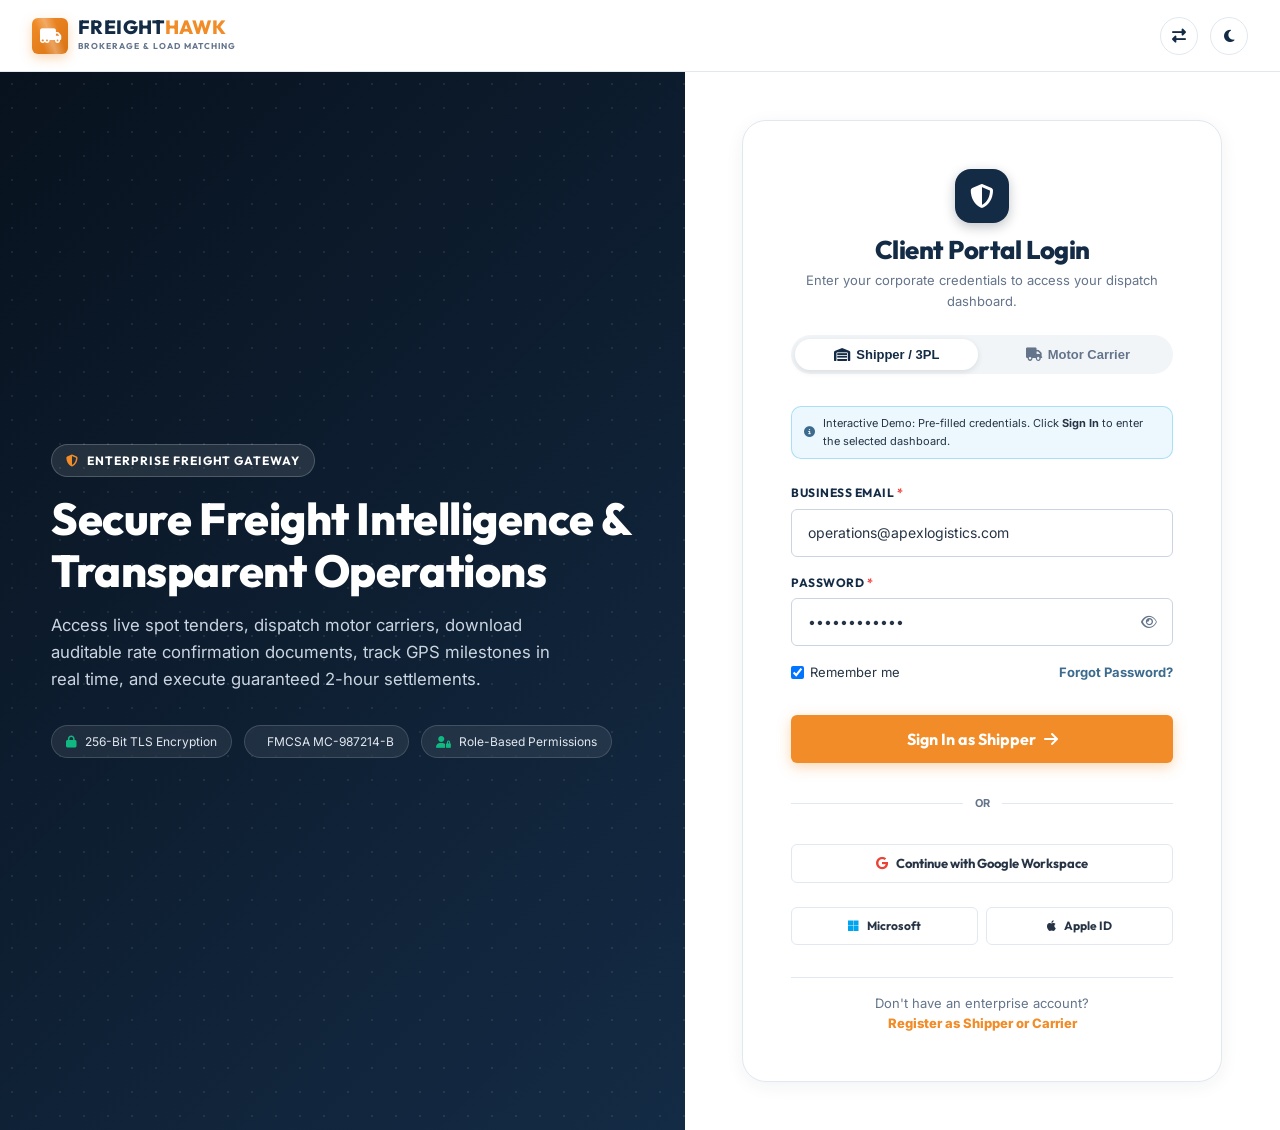
<file: login.html>
<!DOCTYPE html>
<html lang="en" data-theme="light" dir="ltr">
<head>
  <meta charset="UTF-8">
  <meta name="viewport" content="width=device-width, initial-scale=1.0">
  <title>FreightHawk — Portal Login</title>
  <meta name="description" content="Sign in to the FreightHawk Freight Brokerage and Load-Matching portal. Access your Shipper or Motor Carrier dashboard.">

  <!-- FontAwesome 6 for Industrial Logistics Icons -->
  <link rel="stylesheet" href="https://cdnjs.cloudflare.com/ajax/libs/font-awesome/6.5.1/css/all.min.css" integrity="sha512-DTOQO9RWCH3ppGqcWaEA1BIZOC6xxalwEsw9c2QQeAIftl+Vegovlnee1c9QX4TctnWMn13TZye+giMm8e2LwA==" crossorigin="anonymous" referrerpolicy="no-referrer" />

  <link rel="icon" type="image/svg+xml" href="assets/images/favicon.svg">

  <!-- Foundation & Component Stylesheets inside assets/css -->
  <link rel="stylesheet" href="assets/css/foundation.css">
  <link rel="stylesheet" href="assets/css/components.css">
</head>
<body class="fh-auth-page">

  <!-- ======================================================================
       PAGE PRELOADER (Global Branded Loading State)
       ====================================================================== -->
  <div id="pageLoader" class="fh-page-loader" aria-hidden="true">
    <div class="fh-loader-spinner-wrapper">
      <div class="fh-loader-ring"></div>
      <i class="fa-solid fa-truck-fast fh-loader-center-icon"></i>
    </div>
    <div class="fh-loader-brand">FREIGHT<span>HAWK</span></div>
    <div class="fh-loader-bar"><div class="fh-loader-bar-fill"></div></div>
  </div>

  <!-- ======================================================================
       MINIMAL AUTH TOPBAR (Reference Image 1)
       ====================================================================== -->
  <header class="fh-auth-header">
    <a href="index.html" class="fh-brand" aria-label="FreightHawk Home">
      <div class="fh-brand-icon">
        <i class="fa-solid fa-truck-moving"></i>
      </div>
      <div class="fh-brand-text">
        <div class="fh-brand-title">FREIGHT<span>HAWK</span></div>
        <div class="fh-brand-sub">Brokerage &amp; Load Matching</div>
      </div>
    </a>

    <div class="fh-flex fh-items-center fh-gap-sm">
      <!-- Circular RTL Toggle Button (Matching Reference Image 3) -->
      <button type="button" class="fh-icon-btn" data-dir-toggle title="Toggle LTR/RTL Direction" aria-label="Toggle LTR/RTL Direction">
        <i class="fa-solid fa-right-left"></i>
      </button>

      <!-- Circular Theme Toggle Button -->
      <button type="button" class="fh-icon-btn" data-theme-toggle title="Toggle Light/Dark Theme" aria-label="Toggle Light/Dark Theme">
        <i class="fa-solid fa-moon"></i>
      </button>
    </div>
  </header>

  <!-- ======================================================================
       SPLIT AUTHENTICATION GATEWAY (Reference Image 1 Layout)
       ====================================================================== -->
  <main class="fh-auth-split">
    <!-- Left Hero Column -->
    <div class="fh-auth-hero">
      <div class="fh-auth-hero-content">
        <div class="fh-eyebrow-pill" style="margin-bottom: var(--space-md); background: rgba(255, 255, 255, 0.1); border-color: rgba(255, 255, 255, 0.2); color: #FFFFFF;">
          <i class="fa-solid fa-shield-halved text-orange"></i> ENTERPRISE FREIGHT GATEWAY
        </div>

        <h1 style="color: #FFFFFF; font-size: clamp(2rem, 3.5vw, 2.8rem); line-height: 1.15; margin-bottom: var(--space-md);">
          Secure Freight Intelligence &amp; Transparent Operations
        </h1>

        <p style="color: #CBD5E1; font-size: 1.05rem; line-height: 1.6; margin-bottom: 0;">
          Access live spot tenders, dispatch motor carriers, download auditable rate confirmation documents, track GPS milestones in real time, and execute guaranteed 2-hour settlements.
        </p>

        <!-- Security Certification Chips -->
        <div class="fh-auth-security-chips">
          <div class="fh-security-chip">
            <i class="fa-solid fa-lock"></i>
            <span>256-Bit TLS Encryption</span>
          </div>
          <div class="fh-security-chip">
            <i class="fa-solid fa-shield-check"></i>
            <span>FMCSA MC-987214-B</span>
          </div>
          <div class="fh-security-chip">
            <i class="fa-solid fa-user-lock"></i>
            <span>Role-Based Permissions</span>
          </div>
        </div>
      </div>
    </div>

    <!-- Right Form Card Column -->
    <div class="fh-auth-card-panel">
      <div class="fh-auth-card">
        <!-- Shield / Lock Icon Header -->
        <div style="text-align: center; margin-bottom: var(--space-lg);">
          <div style="width: 54px; height: 54px; border-radius: var(--radius-lg); background: var(--color-deep-navy); color: #FFFFFF; display: inline-flex; align-items: center; justify-content: center; font-size: 24px; margin-bottom: var(--space-sm); box-shadow: 0 4px 12px rgba(10, 19, 31, 0.25);">
            <i class="fa-solid fa-shield-halved"></i>
          </div>
          <h2 style="font-size: 1.6rem; margin-bottom: 4px;">Client Portal Login</h2>
          <p class="text-muted" style="font-size: 13px; margin: 0;">
            Enter your corporate credentials to access your dispatch dashboard.
          </p>
        </div>

        <!-- Role Selector Tabs (Shipper vs Carrier) -->
        <div class="fh-auth-role-tabs">
          <button type="button" class="fh-role-tab-btn active" id="roleShipperBtn" onclick="selectRole('shipper');">
            <i class="fa-solid fa-warehouse"></i> Shipper / 3PL
          </button>
          <button type="button" class="fh-role-tab-btn" id="roleCarrierBtn" onclick="selectRole('carrier');">
            <i class="fa-solid fa-truck"></i> Motor Carrier
          </button>
        </div>

        <!-- Simulated Demo Disclaimer -->
        <div style="background: rgba(14, 165, 233, 0.08); border: 1px solid rgba(14, 165, 233, 0.3); border-radius: var(--radius-md); padding: 8px 12px; margin-bottom: var(--space-lg); font-size: 11px; color: var(--text-main); display: flex; align-items: center; gap: 8px;">
          <i class="fa-solid fa-circle-info text-steel"></i>
          <span>Interactive Demo: Pre-filled credentials. Click <strong>Sign In</strong> to enter the selected dashboard.</span>
        </div>

        <!-- Login Form -->
        <form id="authLoginForm" onsubmit="handleAuthLogin(event)">
          <div class="fh-form-group" style="margin-bottom: var(--space-md);">
            <label class="fh-label" for="loginEmail">Business Email <span style="color: #EF4444;">*</span></label>
            <input type="email" class="fh-input" id="loginEmail" placeholder="name@company.com" required value="operations@apexlogistics.com">
          </div>

          <div class="fh-form-group" style="margin-bottom: var(--space-md);">
            <label class="fh-label" for="loginPassword">Password <span style="color: #EF4444;">*</span></label>
            <div class="fh-password-field-wrapper">
              <input type="password" class="fh-input" id="loginPassword" placeholder="Enter your password" required value="demoPass2026">
              <button type="button" class="fh-password-toggle-btn" onclick="togglePasswordVisibility('loginPassword', this);" aria-label="Toggle password visibility">
                <i class="fa-regular fa-eye"></i>
              </button>
            </div>
          </div>

          <!-- Remember Me & Forgot Password -->
          <div class="fh-flex fh-justify-between fh-items-center" style="margin-bottom: var(--space-xl); font-size: 13px;">
            <label style="display: flex; align-items: center; gap: 6px; cursor: pointer;">
              <input type="checkbox" id="rememberMeCheck" checked>
              <span>Remember me</span>
            </label>
            <a href="#forgot" onclick="alert('Password reset link simulated: Please check your corporate email (Demo Sandbox).'); return false;" style="color: var(--color-steel-blue); font-weight: 700;">Forgot Password?</a>
          </div>

          <!-- Submit Action -->
          <button type="submit" class="fh-btn fh-btn-primary" style="width: 100%; height: 48px; font-size: 1rem; justify-content: center;">
            <span id="signInBtnText">Sign In as Shipper</span> <i class="fa-solid fa-arrow-right"></i>
          </button>
        </form>

        <!-- OR Divider -->
        <div style="display: flex; align-items: center; margin-block: var(--space-xl);">
          <div style="flex: 1; height: 1px; background: var(--border-subtle);"></div>
          <span style="padding-inline: 12px; font-size: 11px; font-weight: 700; color: var(--text-muted); text-transform: uppercase;">OR</span>
          <div style="flex: 1; height: 1px; background: var(--border-subtle);"></div>
        </div>

        <!-- Social SSO Buttons -->
        <div style="display: grid; grid-template-columns: 1fr; gap: 8px; margin-bottom: var(--space-lg);">
          <button type="button" class="fh-btn fh-btn-ghost" style="width: 100%; border: 1px solid var(--border-subtle); justify-content: center; font-size: 13px;" onclick="triggerSsoLogin();">
            <i class="fa-brands fa-google" style="color: #EA4335;"></i> Continue with Google Workspace
          </button>
        </div>

        <div style="display: grid; grid-template-columns: 1fr 1fr; gap: 8px; margin-bottom: var(--space-xl);">
          <button type="button" class="fh-btn fh-btn-ghost" style="width: 100%; border: 1px solid var(--border-subtle); justify-content: center; font-size: 12px;" onclick="triggerSsoLogin();">
            <i class="fa-brands fa-microsoft" style="color: #00A4EF;"></i> Microsoft
          </button>
          <button type="button" class="fh-btn fh-btn-ghost" style="width: 100%; border: 1px solid var(--border-subtle); justify-content: center; font-size: 12px;" onclick="triggerSsoLogin();">
            <i class="fa-brands fa-apple"></i> Apple ID
          </button>
        </div>

        <!-- Registration Link -->
        <div style="text-align: center; font-size: 13px; line-height: 1.5; color: var(--text-muted); border-top: 1px solid var(--border-subtle); padding-top: var(--space-md);">
          Don't have an enterprise account? <a href="register.html" style="color: var(--color-safety-orange); font-weight: 800; display: inline-block;">Register as Shipper or Carrier</a>
        </div>
      </div>
    </div>
  </main>

  <!-- Core Scripts inside assets/js -->
  <script src="assets/js/main.js"></script>

  <script>
    (function () {
      let currentRole = 'shipper';

      window.selectRole = function (role) {
        currentRole = role;
        const shipperBtn = document.getElementById('roleShipperBtn');
        const carrierBtn = document.getElementById('roleCarrierBtn');
        const emailInput = document.getElementById('loginEmail');
        const submitText = document.getElementById('signInBtnText');

        if (role === 'shipper') {
          shipperBtn.classList.add('active');
          carrierBtn.classList.remove('active');
          if (emailInput) emailInput.value = 'operations@apexlogistics.com';
          if (submitText) submitText.textContent = 'Sign In as Shipper';
        } else {
          carrierBtn.classList.add('active');
          shipperBtn.classList.remove('active');
          if (emailInput) emailInput.value = 'dispatch@swifthaul.com';
          if (submitText) submitText.textContent = 'Sign In as Carrier';
        }
      };

      window.togglePasswordVisibility = function (fieldId, btn) {
        const field = document.getElementById(fieldId);
        if (!field) return;
        const icon = btn.querySelector('i');
        if (field.type === 'password') {
          field.type = 'text';
          if (icon) {
            icon.classList.remove('fa-eye');
            icon.classList.add('fa-eye-slash');
          }
        } else {
          field.type = 'password';
          if (icon) {
            icon.classList.remove('fa-eye-slash');
            icon.classList.add('fa-eye');
          }
        }
      };

      window.handleAuthLogin = function (e) {
        e.preventDefault();
        if (currentRole === 'shipper') {
          window.location.href = 'dashboard-shipper.html';
        } else {
          window.location.href = 'dashboard-carrier.html';
        }
      };

      window.triggerSsoLogin = function () {
        if (currentRole === 'shipper') {
          window.location.href = 'dashboard-shipper.html';
        } else {
          window.location.href = 'dashboard-carrier.html';
        }
      };
    })();
  </script>
</body>
</html>
</file>
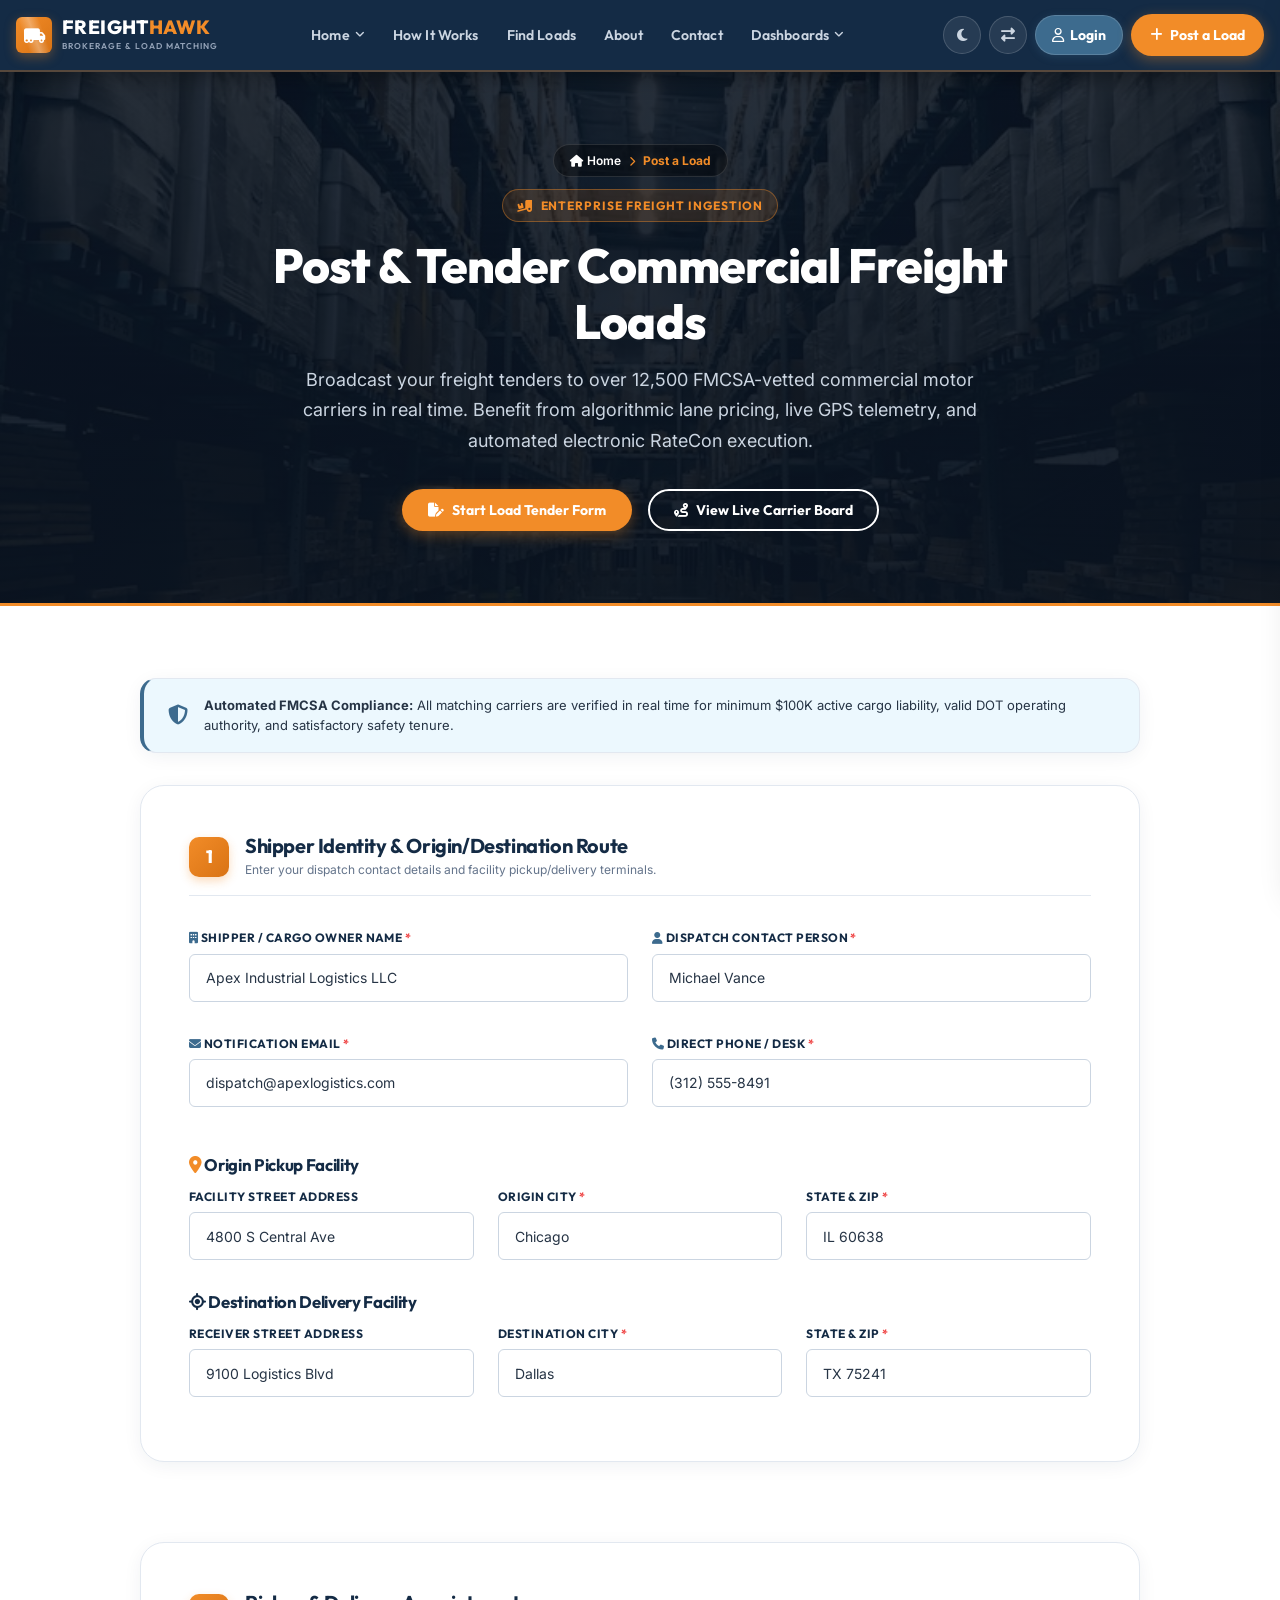
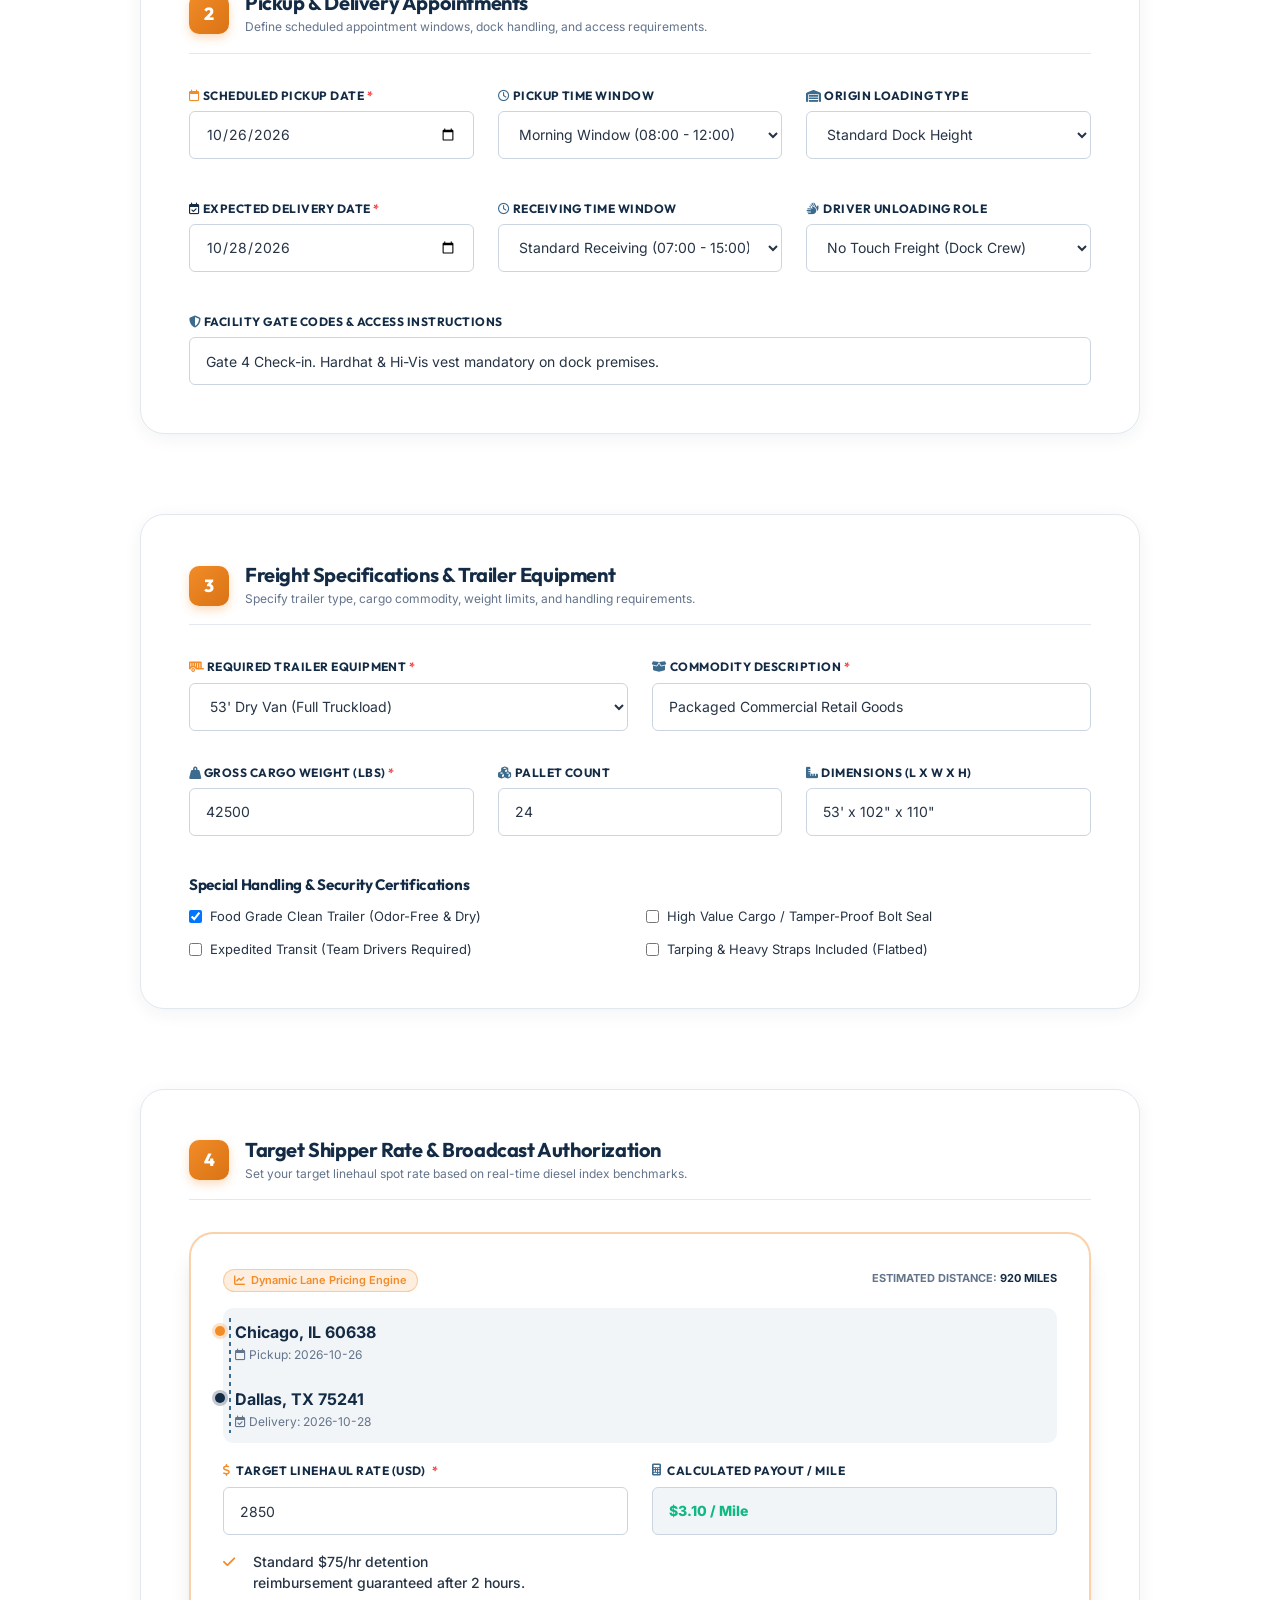
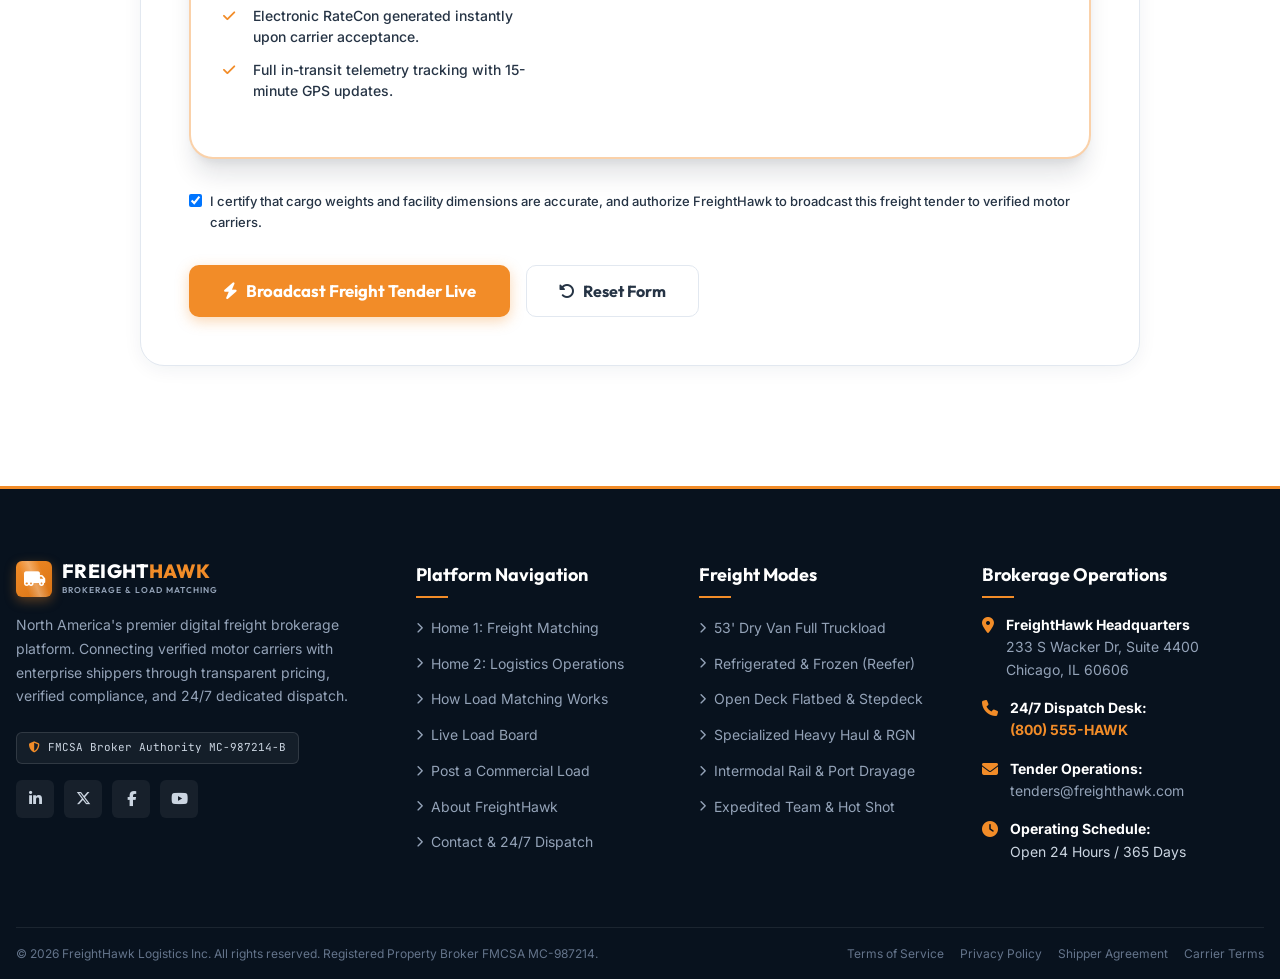
<file: post-load.html>
<!DOCTYPE html>
<html lang="en" data-theme="light" dir="ltr">
<head>
  <meta charset="UTF-8">
  <meta name="viewport" content="width=device-width, initial-scale=1.0">
  <title>FreightHawk — Post a Commercial Freight Load &amp; Tender Freight</title>
  <meta name="description" content="Tender your commercial truckload freight with FreightHawk. Broadcast spot loads to over 12,500 verified FMCSA carriers with automated rate benchmarking, 2-hour QuickPay, and full GPS visibility.">

  <!-- FontAwesome 6 for Industrial Logistics Icons -->
  <link rel="stylesheet" href="https://cdnjs.cloudflare.com/ajax/libs/font-awesome/6.5.1/css/all.min.css" integrity="sha512-DTOQO9RWCH3ppGqcWaEA1BIZOC6xxalwEsw9c2QQeAIftl+Vegovlnee1c9QX4TctnWMn13TZye+giMm8e2LwA==" crossorigin="anonymous" referrerpolicy="no-referrer" />

  <link rel="icon" type="image/svg+xml" href="assets/images/favicon.svg">

  <!-- Foundation & Component Stylesheets inside assets/css -->
  <link rel="stylesheet" href="assets/css/foundation.css">
  <link rel="stylesheet" href="assets/css/components.css">
</head>
<body>

  <!-- ======================================================================
       PAGE PRELOADER (Global Branded Loading State)
       ====================================================================== -->
  <div id="pageLoader" class="fh-page-loader" aria-hidden="true">
    <div class="fh-loader-spinner-wrapper">
      <div class="fh-loader-ring"></div>
      <i class="fa-solid fa-truck-fast fh-loader-center-icon"></i>
    </div>
    <div class="fh-loader-brand">FREIGHT<span>HAWK</span></div>
    <div class="fh-loader-bar"><div class="fh-loader-bar-fill"></div></div>
  </div>

  <!-- ======================================================================
       MAIN NAVBAR (Standardized Header)
       ====================================================================== -->
  <header class="fh-header" id="mainHeader">
    <nav class="fh-navbar" aria-label="Main Navigation">
      <!-- Brand Logo -->
      <a href="index.html" class="fh-brand" aria-label="FreightHawk Home">
        <div class="fh-brand-icon">
          <i class="fa-solid fa-truck-moving"></i>
        </div>
        <div class="fh-brand-text">
          <div class="fh-brand-title">FREIGHT<span>HAWK</span></div>
          <div class="fh-brand-sub">Brokerage &amp; Load Matching</div>
        </div>
      </a>

      <!-- Desktop Navigation Menu -->
      <ul class="fh-nav-menu">
        <li class="fh-nav-item">
          <a href="index.html" class="fh-nav-link">Home <i class="fa-solid fa-angle-down" style="font-size: 11px;"></i></a>
          <div class="fh-dropdown-menu">
            <a href="index.html" class="fh-dropdown-item">Home 1: Freight Matching <span class="fh-badge fh-badge-available">Available</span></a>
            <a href="home-2.html" class="fh-dropdown-item">Home 2: Logistics Operations <span class="fh-badge fh-badge-verified">Active</span></a>
          </div>
        </li>
        <li class="fh-nav-item">
          <a href="how-it-works.html" class="fh-nav-link">How It Works</a>
        </li>
        <li class="fh-nav-item">
          <a href="find-loads.html" class="fh-nav-link">Find Loads</a>
        </li>
        <li class="fh-nav-item">
          <a href="about.html" class="fh-nav-link">About</a>
        </li>
        <li class="fh-nav-item">
          <a href="contact.html" class="fh-nav-link">Contact</a>
        </li>
        <li class="fh-nav-item">
          <a href="dashboard-shipper.html" class="fh-nav-link" data-nav="dashboards">Dashboards <i class="fa-solid fa-angle-down" style="font-size: 11px;"></i></a>
          <div class="fh-dropdown-menu">
            <a href="dashboard-shipper.html" class="fh-dropdown-item"><i class="fa-solid fa-chart-line text-steel"></i> Shipper Dashboard</a>
            <a href="dashboard-carrier.html" class="fh-dropdown-item"><i class="fa-solid fa-truck text-orange"></i> Carrier Dashboard</a>
          </div>
        </li>
        <li class="fh-nav-item">
          <a href="login.html" class="fh-nav-link fh-nav-link-login"><i class="fa-regular fa-user"></i> Login</a>
        </li>
      </ul>

      <!-- Nav Actions -->
      <div class="fh-nav-actions">
        <button type="button" class="fh-icon-btn" data-theme-toggle title="Toggle Light/Dark Theme" aria-label="Toggle Light/Dark Theme">
          <i class="fa-solid fa-moon"></i>
        </button>

        <button type="button" class="fh-icon-btn" data-dir-toggle title="Toggle LTR/RTL Direction" aria-label="Toggle LTR/RTL Direction">
          <i class="fa-solid fa-right-left"></i>
        </button>

        <a href="login.html" class="fh-btn-login">
          <i class="fa-regular fa-user"></i> Login
        </a>

        <a href="post-load.html" class="fh-nav-cta active">
          <i class="fa-solid fa-plus"></i>
          <span>Post a Load</span>
        </a>

        <button type="button" class="fh-nav-toggle" aria-label="Toggle mobile menu" id="mobileMenuBtn">
          <i class="fa-solid fa-bars"></i>
        </button>
      </div>
    </nav>
  </header>

  <!-- ======================================================================
       MOBILE DRAWER NAVIGATION
       ====================================================================== -->
  <div class="fh-drawer-backdrop" id="drawerBackdrop"></div>
  <aside class="fh-mobile-drawer" id="mobileDrawer" aria-label="Mobile menu">
    <div class="fh-drawer-header">
      <div class="fh-brand">
        <div class="fh-brand-icon">
          <i class="fa-solid fa-truck-moving"></i>
        </div>
        <div class="fh-brand-title">FREIGHT<span>HAWK</span></div>
      </div>
      <button type="button" class="fh-drawer-close" aria-label="Close menu"><i class="fa-solid fa-xmark"></i></button>
    </div>

    <!-- Mobile Navigation Links -->
    <ul class="fh-mobile-nav">
      <li class="fh-mobile-item-dropdown">
        <button type="button" class="fh-mobile-dropdown-toggle" data-target="mobileHomeDropdown" aria-expanded="false">
          <span class="fh-mobile-dropdown-title"><i class="fa-solid fa-house"></i> Home</span>
          <i class="fa-solid fa-angle-down fh-mobile-arrow"></i>
        </button>
        <ul class="fh-mobile-subnav" id="mobileHomeDropdown">
          <li>
            <a href="index.html" class="fh-mobile-sublink">
              <span>Home 1: Freight Matching</span>
              <span class="fh-badge fh-badge-available" style="font-size: 10px; padding: 2px 6px;">Available</span>
            </a>
          </li>
          <li>
            <a href="home-2.html" class="fh-mobile-sublink">
              <span>Home 2: Logistics Operations</span>
              <span class="fh-badge fh-badge-verified" style="font-size: 10px; padding: 2px 6px;">Active</span>
            </a>
          </li>
        </ul>
      </li>
      <li><a href="how-it-works.html" class="fh-mobile-link"><i class="fa-solid fa-diagram-project"></i> How It Works</a></li>
      <li><a href="find-loads.html" class="fh-mobile-link"><i class="fa-solid fa-route"></i> Find Loads</a></li>
      <li><a href="about.html" class="fh-mobile-link"><i class="fa-solid fa-circle-info"></i> About</a></li>
      <li><a href="contact.html" class="fh-mobile-link"><i class="fa-solid fa-phone"></i> Contact</a></li>

      <!-- Dashboards with Interactive Dropdown in Mobile Drawer -->
      <li class="fh-mobile-item-dropdown">
        <button type="button" class="fh-mobile-dropdown-toggle" id="mobileDashboardsToggle" data-target="mobileDashboardsDropdown" aria-expanded="false">
          <span class="fh-mobile-dropdown-title"><i class="fa-solid fa-chart-pie"></i> Dashboards</span>
          <i class="fa-solid fa-angle-down fh-mobile-arrow"></i>
        </button>
        <ul class="fh-mobile-subnav" id="mobileDashboardsDropdown">
          <li>
            <a href="dashboard-shipper.html" class="fh-mobile-sublink">
              <span class="fh-flex fh-items-center fh-gap-sm"><i class="fa-solid fa-chart-line text-steel"></i> Shipper Dashboard</span>
              <span class="fh-badge fh-badge-available" style="font-size: 10px; padding: 2px 6px;">Live</span>
            </a>
          </li>
          <li>
            <a href="dashboard-carrier.html" class="fh-mobile-sublink">
              <span class="fh-flex fh-items-center fh-gap-sm"><i class="fa-solid fa-truck text-orange"></i> Carrier Dashboard</span>
              <span class="fh-badge fh-badge-verified" style="font-size: 10px; padding: 2px 6px;">Live</span>
            </a>
          </li>
        </ul>
      </li>
      <li>
        <a href="login.html" class="fh-mobile-link fh-mobile-link-login">
          <i class="fa-regular fa-user"></i> Login / Client Portal
        </a>
      </li>
    </ul>

    <!-- Mobile Drawer Preferences & Controls -->
    <div style="margin-top: auto; padding-top: var(--space-lg); border-top: 1px solid rgba(255,255,255,0.1);">
      <div class="fh-drawer-prefs-box">
        <span class="fh-drawer-prefs-label">Preferences:</span>
        <div class="fh-drawer-prefs-actions">
          <button type="button" class="fh-icon-btn" data-theme-toggle title="Toggle Light/Dark Theme" aria-label="Toggle Light/Dark Theme">
            <i class="fa-solid fa-moon"></i>
          </button>
          <button type="button" class="fh-icon-btn" data-dir-toggle title="Toggle LTR/RTL Direction" aria-label="Toggle LTR/RTL Direction">
            <i class="fa-solid fa-right-left"></i>
          </button>
        </div>
      </div>
      <a href="login.html" class="fh-btn-login" style="width: 100%; justify-content: center; margin-bottom: var(--space-sm);">
        <i class="fa-regular fa-user"></i> Login / Register
      </a>
      <a href="post-load.html" class="fh-nav-cta" style="width: 100%; justify-content: center;">
        <i class="fa-solid fa-plus"></i> Post a Load
      </a>
    </div>
  </aside>

  <!-- ======================================================================
       SECTION 1: HERO EXPLAINING SHIPPER LOAD-POSTING WORKFLOW
       ====================================================================== -->
  <section class="fh-page-banner" style="background-image: linear-gradient(rgba(10, 19, 31, 0.88), rgba(10, 19, 31, 0.94)), url('assets/images/warehouse-dock.jpg');">
    <div class="fh-container text-center">
      <div style="max-width: 840px; margin-inline: auto;">
        <!-- Line 1: Breadcrumb Navigation -->
        <div class="fh-breadcrumb-wrapper">
          <nav class="fh-breadcrumb" aria-label="Breadcrumb">
            <a href="index.html"><i class="fa-solid fa-house"></i> Home</a>
            <span class="divider"><i class="fa-solid fa-chevron-right flip-rtl"></i></span>
            <span class="current">Post a Load</span>
          </nav>
        </div>

        <!-- Line 2: Eyebrow Pill -->
        <div class="fh-eyebrow-wrapper">
          <div class="fh-eyebrow-pill">
            <i class="fa-solid fa-truck-ramp-box"></i> Enterprise Freight Ingestion
          </div>
        </div>

        <h1 style="color: #FFFFFF; font-size: clamp(2rem, 4vw, 3rem); line-height: 1.15; margin-bottom: var(--space-md);">
          Post &amp; Tender Commercial Freight Loads
        </h1>

        <p class="lead" style="color: #CBD5E1; margin-bottom: var(--space-xl); max-width: 720px; margin-inline: auto;">
          Broadcast your freight tenders to over 12,500 FMCSA-vetted commercial motor carriers in real time. Benefit from algorithmic lane pricing, live GPS telemetry, and automated electronic RateCon execution.
        </p>

        <div class="fh-flex fh-gap-md fh-justify-center" style="flex-wrap: wrap;">
          <a href="#post-load-form" class="fh-btn fh-btn-primary fh-btn-pill">
            <i class="fa-solid fa-file-pen"></i> Start Load Tender Form
          </a>
          <a href="find-loads.html" class="fh-btn fh-btn-outline-navy fh-btn-pill" style="border-color: #FFFFFF; color: #FFFFFF;">
            <i class="fa-solid fa-route"></i> View Live Carrier Board
          </a>
        </div>
      </div>
    </div>
  </section>

  <!-- ======================================================================
       MAIN CONTENT: LOAD POSTING WORKFLOW & FORM
       ====================================================================== -->
  <section class="fh-section" id="post-load-form" style="padding-top: var(--space-3xl);">
    <div class="fh-container">

      <!-- Confirmation Success State (Hidden by default, shown upon demo submission) -->
      <div class="fh-confirmation-card" id="postLoadSuccessState" style="display: none;">
        <div class="fh-confirmation-icon">
          <i class="fa-solid fa-circle-check"></i>
        </div>
        <span class="fh-badge fh-badge-available" style="font-size: 12px; padding: 4px 12px; margin-bottom: var(--space-sm);">
          <i class="fa-solid fa-bolt"></i> Tender Broadcast Active
        </span>
        <h2 style="margin-bottom: 6px; font-size: 1.8rem;">Load Successfully Tendered!</h2>
        <p class="text-muted" style="max-width: 600px; margin-inline: auto; margin-bottom: var(--space-md);">
          Your shipment manifest has been formatted and broadcast across the FreightHawk regional motor carrier network.
        </p>

        <div class="fh-ref-badge" id="successRefCode">TENDER-FH-849201</div>

        <div class="fh-card" style="max-width: 640px; margin: var(--space-lg) auto; background: var(--bg-secondary); text-align: left; padding: var(--space-lg);">
          <div class="fh-flex fh-justify-between fh-items-center" style="margin-bottom: var(--space-sm); border-bottom: 1px solid var(--border-subtle); padding-bottom: 8px;">
            <span style="font-size: 12px; color: var(--text-muted); font-weight: 700;">MANIFEST SUMMARY</span>
            <span class="fh-badge fh-badge-verified" id="successEquipmentBadge">53' Dry Van</span>
          </div>
          <div style="font-size: 1.1rem; font-weight: 800; margin-bottom: 4px;" id="successRouteTitle">Chicago, IL &rarr; Dallas, TX</div>
          <div style="font-size: 12px; color: var(--text-muted); margin-bottom: 12px;" id="successScheduleDetails">Pickup: Oct 26, 2026 &bull; Delivery: Oct 28, 2026</div>
          <div class="fh-flex fh-justify-between fh-items-center">
            <span style="font-size: 12px; color: var(--text-muted);">Target Spot Rate: <strong style="color: var(--color-safety-orange); font-size: 1.1rem;" id="successRateValue">$2,850.00</strong></span>
            <span style="font-size: 11px; color: #10B981; font-weight: 700;"><i class="fa-solid fa-shield-halved"></i> 100% Pre-Vetted Carriers</span>
          </div>
        </div>

        <!-- Demonstration Sandbox Disclosure -->
        <div style="background: rgba(242, 140, 40, 0.1); border: 1px solid rgba(242, 140, 40, 0.3); border-radius: var(--radius-md); padding: 12px 18px; max-width: 640px; margin: 0 auto var(--space-xl) auto; font-size: 12px; color: var(--text-main); text-align: left;">
          <i class="fa-solid fa-triangle-exclamation text-orange" style="margin-right: 6px;"></i>
          <strong>Interactive Demonstration Sandbox:</strong> This freight load is recorded in the platform demo session. No actual commercial motor carriers have been dispatched and no payment has been charged.
        </div>

        <div class="fh-flex fh-gap-md fh-justify-center" style="flex-wrap: wrap;">
          <button type="button" class="fh-btn fh-btn-primary fh-btn-pill" onclick="resetPostLoadForm();">
            <i class="fa-solid fa-plus"></i> Tender Another Load
          </button>
          <a href="find-loads.html" class="fh-btn fh-btn-secondary fh-btn-pill">
            <i class="fa-solid fa-route"></i> Browse Live Load Board
          </a>
          <button type="button" class="fh-btn fh-btn-outline-navy fh-btn-pill" data-open-modal="shipperDashboardModal">
            <i class="fa-solid fa-chart-line"></i> Open Shipper Dashboard
          </button>
        </div>
      </div>

      <!-- Main Tender Form Container -->
      <form id="shipperPostLoadForm" onsubmit="handlePostLoadSubmit(event)" novalidate>
        <div style="display: flex; flex-direction: column; gap: var(--space-xl); width: 100%; max-width: 1000px; margin-inline: auto;">
              <!-- Top Row Info Alert -->
              <div class="fh-card" style="background: rgba(14, 165, 233, 0.08); border-left: 4px solid var(--color-steel-blue); padding: var(--space-md) var(--space-lg);">
                <div class="fh-flex fh-items-center fh-gap-md">
                  <div style="color: var(--color-steel-blue); font-size: 20px;"><i class="fa-solid fa-shield-halved"></i></div>
                  <div style="font-size: 13px; color: var(--text-main);">
                    <strong>Automated FMCSA Compliance:</strong> All matching carriers are verified in real time for minimum $100K active cargo liability, valid DOT operating authority, and satisfactory safety tenure.
                  </div>
                </div>
              </div>

              <!-- ============================================================
                   SECTION 2: LOAD INFORMATION & SHIPPER IDENTIFICATION
                   ============================================================ -->
              <div class="fh-form-card" id="step-route">
                <div class="fh-form-card-header">
                  <div class="fh-form-step-num">1</div>
                  <div>
                    <h3 class="fh-form-card-title">Shipper Identity &amp; Origin/Destination Route</h3>
                    <p class="fh-form-card-desc">Enter your dispatch contact details and facility pickup/delivery terminals.</p>
                  </div>
                </div>

                <!-- Shipper Identity Row -->
                <div class="fh-grid fh-grid-2" style="margin-bottom: var(--space-md);">
                  <div class="fh-form-group">
                    <label class="fh-label" for="shipperCompanyName"><i class="fa-solid fa-building text-steel"></i> Shipper / Cargo Owner Name <span style="color: #EF4444;">*</span></label>
                    <input type="text" class="fh-input" id="shipperCompanyName" placeholder="e.g. Apex Industrial Logistics LLC" required value="Apex Industrial Logistics LLC">
                    <div class="fh-invalid-feedback">Please enter your company or business name.</div>
                  </div>

                  <div class="fh-form-group">
                    <label class="fh-label" for="shipperContactName"><i class="fa-solid fa-user text-steel"></i> Dispatch Contact Person <span style="color: #EF4444;">*</span></label>
                    <input type="text" class="fh-input" id="shipperContactName" placeholder="e.g. Michael Vance" required value="Michael Vance">
                    <div class="fh-invalid-feedback">Please provide a contact person name.</div>
                  </div>
                </div>

                <div class="fh-grid fh-grid-2" style="margin-bottom: var(--space-xl);">
                  <div class="fh-form-group">
                    <label class="fh-label" for="shipperEmail"><i class="fa-solid fa-envelope text-steel"></i> Notification Email <span style="color: #EF4444;">*</span></label>
                    <input type="email" class="fh-input" id="shipperEmail" placeholder="dispatch@company.com" required value="dispatch@apexlogistics.com">
                    <div class="fh-invalid-feedback">Please enter a valid dispatch email address.</div>
                  </div>

                  <div class="fh-form-group">
                    <label class="fh-label" for="shipperPhone"><i class="fa-solid fa-phone text-steel"></i> Direct Phone / Desk <span style="color: #EF4444;">*</span></label>
                    <input type="tel" class="fh-input" id="shipperPhone" placeholder="(555) 000-0000" required value="(312) 555-8491">
                    <div class="fh-invalid-feedback">Please enter a direct contact phone number.</div>
                  </div>
                </div>

                <!-- Origin Facility Location -->
                <h4 style="font-size: 1.05rem; margin-bottom: var(--space-sm);"><i class="fa-solid fa-location-dot text-orange"></i> Origin Pickup Facility</h4>
                <div class="fh-grid fh-grid-3" style="margin-bottom: var(--space-md);">
                  <div class="fh-form-group">
                    <label class="fh-label" for="originAddress">Facility Street Address</label>
                    <input type="text" class="fh-input" id="originAddress" placeholder="e.g. 4800 S Central Ave" value="4800 S Central Ave">
                  </div>
                  <div class="fh-form-group">
                    <label class="fh-label" for="originCity">Origin City <span style="color: #EF4444;">*</span></label>
                    <input type="text" class="fh-input" id="originCity" placeholder="e.g. Chicago" required value="Chicago" oninput="updateLiveReview();">
                    <div class="fh-invalid-feedback">Origin city is required.</div>
                  </div>
                  <div class="fh-form-group">
                    <label class="fh-label" for="originState">State &amp; ZIP <span style="color: #EF4444;">*</span></label>
                    <input type="text" class="fh-input" id="originState" placeholder="e.g. IL 60638" required value="IL 60638" oninput="updateLiveReview();">
                    <div class="fh-invalid-feedback">Origin state/zip is required.</div>
                  </div>
                </div>

                <!-- Destination Delivery Location -->
                <h4 style="font-size: 1.05rem; margin-bottom: var(--space-sm);"><i class="fa-solid fa-location-crosshairs text-green"></i> Destination Delivery Facility</h4>
                <div class="fh-grid fh-grid-3">
                  <div class="fh-form-group">
                    <label class="fh-label" for="destAddress">Receiver Street Address</label>
                    <input type="text" class="fh-input" id="destAddress" placeholder="e.g. 9100 Logistics Blvd" value="9100 Logistics Blvd">
                  </div>
                  <div class="fh-form-group">
                    <label class="fh-label" for="destCity">Destination City <span style="color: #EF4444;">*</span></label>
                    <input type="text" class="fh-input" id="destCity" placeholder="e.g. Dallas" required value="Dallas" oninput="updateLiveReview();">
                    <div class="fh-invalid-feedback">Destination city is required.</div>
                  </div>
                  <div class="fh-form-group">
                    <label class="fh-label" for="destState">State &amp; ZIP <span style="color: #EF4444;">*</span></label>
                    <input type="text" class="fh-input" id="destState" placeholder="e.g. TX 75241" required value="TX 75241" oninput="updateLiveReview();">
                    <div class="fh-invalid-feedback">Destination state/zip is required.</div>
                  </div>
                </div>
              </div>

              <!-- ============================================================
                   SECTION 3: PICKUP AND DELIVERY DETAILS & SCHEDULE
                   ============================================================ -->
              <div class="fh-form-card" id="step-schedule">
                <div class="fh-form-card-header">
                  <div class="fh-form-step-num">2</div>
                  <div>
                    <h3 class="fh-form-card-title">Pickup &amp; Delivery Appointments</h3>
                    <p class="fh-form-card-desc">Define scheduled appointment windows, dock handling, and access requirements.</p>
                  </div>
                </div>

                <!-- Pickup Schedule Grid -->
                <div class="fh-grid fh-grid-3" style="margin-bottom: var(--space-lg);">
                  <div class="fh-form-group">
                    <label class="fh-label" for="pickupDate"><i class="fa-regular fa-calendar text-orange"></i> Scheduled Pickup Date <span style="color: #EF4444;">*</span></label>
                    <input type="date" class="fh-input" id="pickupDate" required value="2026-10-26" onchange="updateLiveReview();">
                    <div class="fh-invalid-feedback">Pickup date is required.</div>
                  </div>

                  <div class="fh-form-group">
                    <label class="fh-label" for="pickupWindow"><i class="fa-regular fa-clock text-steel"></i> Pickup Time Window</label>
                    <select class="fh-select" id="pickupWindow">
                      <option value="08:00 - 12:00">Morning Window (08:00 - 12:00)</option>
                      <option value="12:00 - 16:00">Afternoon Window (12:00 - 16:00)</option>
                      <option value="Strict Appointment">Strict Appointment (Exact Slot)</option>
                      <option value="24/7 FCFS">24/7 First-Come First-Served</option>
                    </select>
                  </div>

                  <div class="fh-form-group">
                    <label class="fh-label" for="pickupDockType"><i class="fa-solid fa-warehouse text-steel"></i> Origin Loading Type</label>
                    <select class="fh-select" id="pickupDockType">
                      <option value="Standard Dock Height">Standard Dock Height</option>
                      <option value="Ground Ramp">Ground Ramp (Forklift)</option>
                      <option value="Liftgate Required">Liftgate Required</option>
                    </select>
                  </div>
                </div>

                <!-- Delivery Schedule Grid -->
                <div class="fh-grid fh-grid-3" style="margin-bottom: var(--space-lg);">
                  <div class="fh-form-group">
                    <label class="fh-label" for="deliveryDate"><i class="fa-regular fa-calendar-check text-green"></i> Expected Delivery Date <span style="color: #EF4444;">*</span></label>
                    <input type="date" class="fh-input" id="deliveryDate" required value="2026-10-28" onchange="updateLiveReview();">
                    <div class="fh-invalid-feedback">Delivery date is required.</div>
                  </div>

                  <div class="fh-form-group">
                    <label class="fh-label" for="deliveryWindow"><i class="fa-regular fa-clock text-steel"></i> Receiving Time Window</label>
                    <select class="fh-select" id="deliveryWindow">
                      <option value="07:00 - 15:00">Standard Receiving (07:00 - 15:00)</option>
                      <option value="Strict Appointment">Strict Appointment (Exact Slot)</option>
                      <option value="24/7 Receiving">24/7 First-Come First-Served</option>
                    </select>
                  </div>

                  <div class="fh-form-group">
                    <label class="fh-label" for="driverRole"><i class="fa-solid fa-hands text-steel"></i> Driver Unloading Role</label>
                    <select class="fh-select" id="driverRole">
                      <option value="No Touch Freight">No Touch Freight (Dock Crew)</option>
                      <option value="Driver Assist Loading">Driver Assist Loading</option>
                      <option value="Tailgate Delivery">Tailgate Delivery</option>
                    </select>
                  </div>
                </div>

                <div class="fh-form-group" style="margin-bottom: 0;">
                  <label class="fh-label" for="specialFacilityNotes"><i class="fa-solid fa-shield-halved text-steel"></i> Facility Gate Codes &amp; Access Instructions</label>
                  <input type="text" class="fh-input" id="specialFacilityNotes" placeholder="e.g. Gate code 8492. Check in at Guardshack #2. Hard hat and safety vest mandatory on premises." value="Gate 4 Check-in. Hardhat &amp; Hi-Vis vest mandatory on dock premises.">
                </div>
              </div>

              <!-- ============================================================
                   SECTION 4: FREIGHT AND EQUIPMENT REQUIREMENTS
                   ============================================================ -->
              <div class="fh-form-card" id="step-freight">
                <div class="fh-form-card-header">
                  <div class="fh-form-step-num">3</div>
                  <div>
                    <h3 class="fh-form-card-title">Freight Specifications &amp; Trailer Equipment</h3>
                    <p class="fh-form-card-desc">Specify trailer type, cargo commodity, weight limits, and handling requirements.</p>
                  </div>
                </div>

                <div class="fh-grid fh-grid-2" style="margin-bottom: var(--space-md);">
                  <div class="fh-form-group">
                    <label class="fh-label" for="postEquipmentType"><i class="fa-solid fa-trailer text-orange"></i> Required Trailer Equipment <span style="color: #EF4444;">*</span></label>
                    <select class="fh-select" id="postEquipmentType" required onchange="updateLiveReview();">
                      <option value="dry-van">53' Dry Van (Full Truckload)</option>
                      <option value="reefer">Refrigerated (Reefer / Temp-Controlled)</option>
                      <option value="flatbed">Flatbed / Stepdeck (Open-Deck)</option>
                      <option value="heavy-haul">Specialized Heavy Haul (RGN / Oversized)</option>
                      <option value="intermodal">Intermodal Container Drayage (53' Rail)</option>
                    </select>
                  </div>

                  <div class="fh-form-group">
                    <label class="fh-label" for="cargoCommodity"><i class="fa-solid fa-box-open text-steel"></i> Commodity Description <span style="color: #EF4444;">*</span></label>
                    <input type="text" class="fh-input" id="cargoCommodity" placeholder="e.g. Packaged Food, Auto Parts, Electronics" required value="Packaged Commercial Retail Goods">
                    <div class="fh-invalid-feedback">Commodity description is required.</div>
                  </div>
                </div>

                <div class="fh-grid fh-grid-3" style="margin-bottom: var(--space-lg);">
                  <div class="fh-form-group">
                    <label class="fh-label" for="cargoWeight"><i class="fa-solid fa-weight-hanging text-steel"></i> Gross Cargo Weight (lbs) <span style="color: #EF4444;">*</span></label>
                    <input type="number" class="fh-input" id="cargoWeight" placeholder="42500" required value="42500" max="45000" oninput="updateLiveReview();">
                    <div class="fh-invalid-feedback">Weight is required (Max 45,000 lbs for standard 53').</div>
                  </div>

                  <div class="fh-form-group">
                    <label class="fh-label" for="palletCount"><i class="fa-solid fa-cubes text-steel"></i> Pallet Count</label>
                    <input type="number" class="fh-input" id="palletCount" placeholder="24" value="24">
                  </div>

                  <div class="fh-form-group">
                    <label class="fh-label" for="cargoDimensions"><i class="fa-solid fa-ruler-combined text-steel"></i> Dimensions (L x W x H)</label>
                    <input type="text" class="fh-input" id="cargoDimensions" placeholder="53' x 102&quot; x 110&quot;" value="53' x 102&quot; x 110&quot;">
                  </div>
                </div>

                <!-- Reefer Temperature Row (Toggled if reefer selected) -->
                <div id="reeferOptionsRow" style="display: none; background: rgba(14, 165, 233, 0.08); padding: var(--space-md); border-radius: var(--radius-md); margin-bottom: var(--space-lg); border: 1px solid rgba(14, 165, 233, 0.3);">
                  <div class="fh-grid fh-grid-2">
                    <div class="fh-form-group" style="margin-bottom: 0;">
                      <label class="fh-label"><i class="fa-solid fa-temperature-arrow-down text-steel"></i> Continuous Temperature Setpoint (°F)</label>
                      <input type="text" class="fh-input" id="reeferTemp" placeholder="e.g. -10°F or 34°F - 36°F" value="34°F - 36°F (Produce Continuous)">
                    </div>
                    <div class="fh-form-group" style="margin-bottom: 0;">
                      <label class="fh-label"><i class="fa-solid fa-snowflake text-steel"></i> Reefer Operating Mode</label>
                      <select class="fh-select" id="reeferMode">
                        <option value="Continuous Run">Continuous Run (High Precision)</option>
                        <option value="Cycle-Sentry">Cycle-Sentry / Start-Stop</option>
                      </select>
                    </div>
                  </div>
                </div>

                <!-- Special Commodity & Handling Checkboxes -->
                <h4 style="font-size: 0.95rem; margin-bottom: var(--space-sm); color: var(--text-heading);">Special Handling &amp; Security Certifications</h4>
                <div class="fh-grid fh-grid-2" style="gap: var(--space-sm);">
                  <label style="display: flex; align-items: center; gap: 8px; font-size: 13px; cursor: pointer;">
                    <input type="checkbox" id="checkFoodGrade" checked>
                    <span>Food Grade Clean Trailer (Odor-Free &amp; Dry)</span>
                  </label>
                  <label style="display: flex; align-items: center; gap: 8px; font-size: 13px; cursor: pointer;">
                    <input type="checkbox" id="checkSealed">
                    <span>High Value Cargo / Tamper-Proof Bolt Seal</span>
                  </label>
                  <label style="display: flex; align-items: center; gap: 8px; font-size: 13px; cursor: pointer;">
                    <input type="checkbox" id="checkTeamDriver">
                    <span>Expedited Transit (Team Drivers Required)</span>
                  </label>
                  <label style="display: flex; align-items: center; gap: 8px; font-size: 13px; cursor: pointer;">
                    <input type="checkbox" id="checkTarp">
                    <span>Tarping &amp; Heavy Straps Included (Flatbed)</span>
                  </label>
                </div>
              </div>

              <!-- ============================================================
                   SECTION 5: LOAD REVIEW, RATE BENCHMARK & SUBMISSION
                   ============================================================ -->
              <div class="fh-form-card" id="step-pricing">
                <div class="fh-form-card-header">
                  <div class="fh-form-step-num">4</div>
                  <div>
                    <h3 class="fh-form-card-title">Target Shipper Rate &amp; Broadcast Authorization</h3>
                    <p class="fh-form-card-desc">Set your target linehaul spot rate based on real-time diesel index benchmarks.</p>
                  </div>
                </div>

                <!-- Interactive Pricing Guidance Card -->
                <div class="fh-review-sticky" style="position: static; margin-bottom: var(--space-xl);">
                  <div class="fh-flex fh-justify-between fh-items-center" style="margin-bottom: var(--space-md); flex-wrap: wrap; gap: 8px;">
                    <div>
                      <span class="fh-badge fh-badge-available" style="font-size: 11px;">
                        <i class="fa-solid fa-chart-line"></i> Dynamic Lane Pricing Engine
                      </span>
                    </div>
                    <div style="font-size: 11px; color: var(--text-muted); font-weight: 700;">
                      ESTIMATED DISTANCE: <span id="reviewDistanceText" style="color: var(--text-heading);">920 MILES</span>
                    </div>
                  </div>

                  <!-- Route Visual Manifest Summary -->
                  <div class="fh-route-container" style="margin-bottom: var(--space-md); background: var(--bg-secondary); padding: 12px; border-radius: var(--radius-md);">
                    <div class="fh-route-point">
                      <div class="fh-route-city" id="reviewOriginCity">Chicago, IL</div>
                      <div class="fh-route-date" id="reviewPickupDate"><i class="fa-regular fa-calendar"></i> Pickup: Oct 26, 2026</div>
                    </div>
                    <div class="fh-route-point destination" style="margin-top: 10px;">
                      <div class="fh-route-city" id="reviewDestCity">Dallas, TX</div>
                      <div class="fh-route-date" id="reviewDeliveryDate"><i class="fa-regular fa-calendar-check"></i> Delivery: Oct 28, 2026</div>
                    </div>
                  </div>

                  <!-- Rate Benchmark Inputs Grid -->
                  <div class="fh-grid fh-grid-2" style="margin-bottom: var(--space-md); align-items: start;">
                    <div class="fh-form-group" style="margin-bottom: 0;">
                      <label class="fh-label" for="shipperBudgetRate" style="min-height: 22px; display: flex; align-items: center; gap: 6px;"><i class="fa-solid fa-dollar-sign text-orange"></i> Target Linehaul Rate (USD) <span style="color: #EF4444;">*</span></label>
                      <input type="number" class="fh-input" id="shipperBudgetRate" placeholder="2850" required value="2850" min="500" oninput="updateRateMetrics();" style="height: 48px; box-sizing: border-box;">
                      <div class="fh-invalid-feedback">Please enter a valid linehaul budget rate.</div>
                    </div>

                    <div class="fh-form-group" style="margin-bottom: 0;">
                      <label class="fh-label" style="min-height: 22px; display: flex; align-items: center; gap: 6px;"><i class="fa-solid fa-calculator text-steel"></i> Calculated Payout / Mile</label>
                      <div class="fh-input" id="ratePerMileDisplay" style="height: 48px; box-sizing: border-box; display: flex; align-items: center; font-weight: 800; color: #10B981; background: var(--bg-secondary); padding: 12px 16px; border: 1px solid var(--border-strong); border-radius: var(--radius-sm);">
                        $3.10 / Mile
                      </div>
                    </div>
                  </div>

                  <!-- Platform Governance Checklist -->
                  <ul class="fh-pathway-list" style="margin-top: var(--space-md); font-size: 13px;">
                    <li style="color: var(--text-body); font-weight: 500;"><i class="fa-solid fa-check text-orange"></i> Standard $75/hr detention reimbursement guaranteed after 2 hours.</li>
                    <li style="color: var(--text-body); font-weight: 500;"><i class="fa-solid fa-check text-orange"></i> Electronic RateCon generated instantly upon carrier acceptance.</li>
                    <li style="color: var(--text-body); font-weight: 500;"><i class="fa-solid fa-check text-orange"></i> Full in-transit telemetry tracking with 15-minute GPS updates.</li>
                  </ul>
                </div>

                <!-- Terms Acceptance Checkbox -->
                <div class="fh-form-group" style="margin-bottom: var(--space-xl);">
                  <label style="display: flex; align-items: flex-start; gap: 8px; font-size: 13px; color: var(--text-body); font-weight: 500; cursor: pointer;">
                    <input type="checkbox" id="termsCheck" required checked style="margin-top: 3px;">
                    <span>I certify that cargo weights and facility dimensions are accurate, and authorize FreightHawk to broadcast this freight tender to verified motor carriers.</span>
                  </label>
                  <div class="fh-invalid-feedback" id="termsError" style="display: none;">You must accept the brokerage tender terms to proceed.</div>
                </div>

                <!-- Submission Action Button -->
                <div class="fh-flex fh-gap-md" style="flex-wrap: wrap;">
                  <button type="submit" class="fh-btn fh-btn-primary fh-btn-lg" style="height: 52px; font-size: 1.05rem;">
                    <i class="fa-solid fa-bolt"></i> Broadcast Freight Tender Live
                  </button>
                  <button type="button" class="fh-btn fh-btn-ghost fh-btn-lg" onclick="resetPostLoadForm();" style="border: 1px solid var(--border-subtle);">
                    <i class="fa-solid fa-rotate-left"></i> Reset Form
                  </button>
                </div>
              </div>
            </div>
          </form>
    </div>
  </section>

  <!-- ======================================================================
       FOOTER (Standardized 4-Column Layout)
       ====================================================================== -->
  <footer class="fh-footer">
    <div class="fh-container">
      <div class="fh-footer-grid">
        <!-- Col 1: Platform Brand & Compliance -->
        <div>
          <a href="index.html" class="fh-brand" style="font-size: 1.3rem;">
            <div class="fh-brand-icon">
              <i class="fa-solid fa-truck-moving"></i>
            </div>
            <div class="fh-brand-text">
              <div class="fh-brand-title">FREIGHT<span>HAWK</span></div>
              <div class="fh-brand-sub">Brokerage &amp; Load Matching</div>
            </div>
          </a>
          <p class="fh-footer-brand-desc">
            North America's premier digital freight brokerage platform. Connecting verified motor carriers with enterprise shippers through transparent pricing, verified compliance, and 24/7 dedicated dispatch.
          </p>
          <div class="fh-fmcsa-badge">
            <i class="fa-solid fa-shield-halved"></i>
            <span>FMCSA Broker Authority MC-987214-B</span>
          </div>
          <div class="fh-social-links">
            <a href="#linkedin" class="fh-social-btn" aria-label="LinkedIn"><i class="fa-brands fa-linkedin-in"></i></a>
            <a href="#twitter" class="fh-social-btn" aria-label="Twitter / X"><i class="fa-brands fa-x-twitter"></i></a>
            <a href="#facebook" class="fh-social-btn" aria-label="Facebook"><i class="fa-brands fa-facebook-f"></i></a>
            <a href="#youtube" class="fh-social-btn" aria-label="YouTube"><i class="fa-brands fa-youtube"></i></a>
          </div>
        </div>

        <!-- Col 2: Quick Links -->
        <div>
          <div class="fh-footer-title">Platform Navigation</div>
          <ul class="fh-footer-links">
            <li><a href="index.html" class="fh-footer-link"><i class="fa-solid fa-chevron-right flip-rtl" style="font-size: 11px;"></i> Home 1: Freight Matching</a></li>
            <li><a href="home-2.html" class="fh-footer-link"><i class="fa-solid fa-chevron-right flip-rtl" style="font-size: 11px;"></i> Home 2: Logistics Operations</a></li>
            <li><a href="how-it-works.html" class="fh-footer-link"><i class="fa-solid fa-chevron-right flip-rtl" style="font-size: 11px;"></i> How Load Matching Works</a></li>
            <li><a href="find-loads.html" class="fh-footer-link"><i class="fa-solid fa-chevron-right flip-rtl" style="font-size: 11px;"></i> Live Load Board</a></li>
            <li><a href="post-load.html" class="fh-footer-link"><i class="fa-solid fa-chevron-right flip-rtl" style="font-size: 11px;"></i> Post a Commercial Load</a></li>
            <li><a href="about.html" class="fh-footer-link"><i class="fa-solid fa-chevron-right flip-rtl" style="font-size: 11px;"></i> About FreightHawk</a></li>
            <li><a href="contact.html" class="fh-footer-link"><i class="fa-solid fa-chevron-right flip-rtl" style="font-size: 11px;"></i> Contact &amp; 24/7 Dispatch</a></li>
          </ul>
        </div>

        <!-- Col 3: Freight Equipment & Services -->
        <div>
          <div class="fh-footer-title">Freight Modes</div>
          <ul class="fh-footer-links">
            <li><a href="find-loads.html" class="fh-footer-link"><i class="fa-solid fa-chevron-right flip-rtl" style="font-size: 11px;"></i> 53' Dry Van Full Truckload</a></li>
            <li><a href="find-loads.html" class="fh-footer-link"><i class="fa-solid fa-chevron-right flip-rtl" style="font-size: 11px;"></i> Refrigerated &amp; Frozen (Reefer)</a></li>
            <li><a href="find-loads.html" class="fh-footer-link"><i class="fa-solid fa-chevron-right flip-rtl" style="font-size: 11px;"></i> Open Deck Flatbed &amp; Stepdeck</a></li>
            <li><a href="find-loads.html" class="fh-footer-link"><i class="fa-solid fa-chevron-right flip-rtl" style="font-size: 11px;"></i> Specialized Heavy Haul &amp; RGN</a></li>
            <li><a href="find-loads.html" class="fh-footer-link"><i class="fa-solid fa-chevron-right flip-rtl" style="font-size: 11px;"></i> Intermodal Rail &amp; Port Drayage</a></li>
            <li><a href="find-loads.html" class="fh-footer-link"><i class="fa-solid fa-chevron-right flip-rtl" style="font-size: 11px;"></i> Expedited Team &amp; Hot Shot</a></li>
          </ul>
        </div>

        <!-- Col 4: Operations & Contact -->
        <div>
          <div class="fh-footer-title">Brokerage Operations</div>
          <div class="fh-footer-contact-item">
            <i class="fa-solid fa-location-dot fh-footer-contact-icon"></i>
            <div>
              <strong style="color: #FFFFFF;">FreightHawk Headquarters</strong><br>
              233 S Wacker Dr, Suite 4400<br>
              Chicago, IL 60606
            </div>
          </div>
          <div class="fh-footer-contact-item">
            <i class="fa-solid fa-phone fh-footer-contact-icon"></i>
            <div>
              <strong style="color: #FFFFFF;">24/7 Dispatch Desk:</strong><br>
              <a href="tel:18005554295" style="color: var(--color-safety-orange); font-weight: 700;">(800) 555-HAWK</a>
            </div>
          </div>
          <div class="fh-footer-contact-item">
            <i class="fa-solid fa-envelope fh-footer-contact-icon"></i>
            <div>
              <strong style="color: #FFFFFF;">Tender Operations:</strong><br>
              <span>tenders@freighthawk.com</span>
            </div>
          </div>
          <div class="fh-footer-contact-item">
            <i class="fa-solid fa-clock fh-footer-contact-icon"></i>
            <div>
              <strong style="color: #FFFFFF;">Operating Schedule:</strong><br>
              <span style="color: #CBD5E1;">Open 24 Hours / 365 Days</span>
            </div>
          </div>
        </div>
      </div>

      <!-- Footer Bottom Legal & Copyright -->
      <div class="fh-footer-bottom">
        <div class="fh-footer-copyright">
          &copy; 2026 FreightHawk Logistics Inc. All rights reserved. Registered Property Broker FMCSA MC-987214.
        </div>
        <ul class="fh-legal-links">
          <li><a href="#terms">Terms of Service</a></li>
          <li><a href="#privacy">Privacy Policy</a></li>
          <li><a href="#shipper-agreement">Shipper Agreement</a></li>
          <li><a href="#carrier-terms">Carrier Terms</a></li>
        </ul>
      </div>
    </div>
  </footer>

  <!-- Floating Back to Top Button -->
  <button type="button" class="fh-back-to-top" id="backToTop" aria-label="Scroll back to top">
    <i class="fa-solid fa-arrow-up"></i>
  </button>

  <!-- ======================================================================
       INTERACTIVE DASHBOARD MODAL 1: ENTERPRISE SHIPPER OPERATIONS COMMAND
       ====================================================================== -->
  <div class="fh-modal-overlay" id="shipperDashboardModal">
    <div class="fh-modal-dialog fh-modal-dialog-wide">
      <div class="fh-modal-header">
        <div class="fh-flex fh-items-center fh-gap-md">
          <div class="fh-card-icon-wrapper" style="background: var(--color-steel-blue); margin: 0; width: 44px; height: 44px; font-size: 20px;">
            <i class="fa-solid fa-chart-line"></i>
          </div>
          <div>
            <h3 style="font-size: 1.25rem; margin: 0;">Shipper Operations Command</h3>
            <span style="font-size: 12px; color: var(--text-muted);">Real-Time Freight Tender Telematics &bull; Apex Logistics Enterprise</span>
          </div>
        </div>
        <button type="button" class="fh-modal-close" data-close-modal aria-label="Close dialog">&times;</button>
      </div>

      <div class="fh-modal-body" style="padding: var(--space-xl);">
        <div class="fh-grid fh-grid-4" style="margin-bottom: var(--space-xl);">
          <div class="fh-card" style="padding: var(--space-md); text-align: center;">
            <span style="font-size: 11px; text-transform: uppercase; color: var(--text-muted); font-weight: 700;">Active Tenders</span>
            <div style="font-size: 1.8rem; font-weight: 800; color: var(--color-safety-orange);">14</div>
          </div>
          <div class="fh-card" style="padding: var(--space-md); text-align: center;">
            <span style="font-size: 11px; text-transform: uppercase; color: var(--text-muted); font-weight: 700;">Loads In Transit</span>
            <div style="font-size: 1.8rem; font-weight: 800; color: var(--color-steel-blue);">28</div>
          </div>
          <div class="fh-card" style="padding: var(--space-md); text-align: center;">
            <span style="font-size: 11px; text-transform: uppercase; color: var(--text-muted); font-weight: 700;">On-Time Delivery</span>
            <div style="font-size: 1.8rem; font-weight: 800; color: #10B981;">99.4%</div>
          </div>
          <div class="fh-card" style="padding: var(--space-md); text-align: center;">
            <span style="font-size: 11px; text-transform: uppercase; color: var(--text-muted); font-weight: 700;">Avg Match Speed</span>
            <div style="font-size: 1.8rem; font-weight: 800; color: var(--text-heading);">4.2m</div>
          </div>
        </div>
        <div class="text-right">
          <button type="button" class="fh-btn fh-btn-secondary" data-close-modal>Close Preview</button>
        </div>
      </div>
    </div>
  </div>

  <!-- ======================================================================
       INTERACTIVE DASHBOARD MODAL 2: CARRIER TELEMATICS & SETTLEMENT COMMAND
       ====================================================================== -->
  <div class="fh-modal-overlay" id="carrierDashboardModal">
    <div class="fh-modal-dialog fh-modal-dialog-wide">
      <div class="fh-modal-header">
        <div class="fh-flex fh-items-center fh-gap-md">
          <div class="fh-card-icon-wrapper" style="background: var(--color-safety-orange); margin: 0; width: 44px; height: 44px; font-size: 20px;">
            <i class="fa-solid fa-truck"></i>
          </div>
          <div>
            <h3 style="font-size: 1.25rem; margin: 0;">Motor Carrier Fleet &amp; QuickPay Portal</h3>
            <span style="font-size: 12px; color: var(--text-muted);">FMCSA Active Authority: MC-892401 &bull; SwiftHaul Transport</span>
          </div>
        </div>
        <button type="button" class="fh-modal-close" data-close-modal aria-label="Close dialog">&times;</button>
      </div>

      <div class="fh-modal-body" style="padding: var(--space-xl);">
        <div class="fh-grid fh-grid-4" style="margin-bottom: var(--space-xl);">
          <div class="fh-card" style="padding: var(--space-md); text-align: center;">
            <span style="font-size: 11px; text-transform: uppercase; color: var(--text-muted); font-weight: 700;">Settlements Today</span>
            <div style="font-size: 1.8rem; font-weight: 800; color: #10B981;">$8,420</div>
          </div>
          <div class="fh-card" style="padding: var(--space-md); text-align: center;">
            <span style="font-size: 11px; text-transform: uppercase; color: var(--text-muted); font-weight: 700;">Assigned Hauls</span>
            <div style="font-size: 1.8rem; font-weight: 800; color: var(--color-safety-orange);">3 Active</div>
          </div>
          <div class="fh-card" style="padding: var(--space-md); text-align: center;">
            <span style="font-size: 11px; text-transform: uppercase; color: var(--text-muted); font-weight: 700;">Deadhead Avoided</span>
            <div style="font-size: 1.8rem; font-weight: 800; color: var(--color-steel-blue);">1,140 Mi</div>
          </div>
          <div class="fh-card" style="padding: var(--space-md); text-align: center;">
            <span style="font-size: 11px; text-transform: uppercase; color: var(--text-muted); font-weight: 700;">QuickPay Avg</span>
            <div style="font-size: 1.8rem; font-weight: 800; color: var(--text-heading);">1.4 Hrs</div>
          </div>
        </div>
        <div class="text-right">
          <button type="button" class="fh-btn fh-btn-secondary" data-close-modal>Close Preview</button>
        </div>
      </div>
    </div>
  </div>

  <!-- ======================================================================
       INTERACTIVE AUTH MODAL (Login / Register)
       ====================================================================== -->
  <div class="fh-modal-overlay" id="authModal">
    <div class="fh-modal-dialog">
      <div class="fh-modal-header">
        <h3 style="font-size: 1.25rem; margin: 0;">FreightHawk Portal Access</h3>
        <button type="button" class="fh-modal-close" data-close-modal aria-label="Close dialog">&times;</button>
      </div>
      <div class="fh-modal-body">
        <form onsubmit="event.preventDefault(); alert('✅ Authenticated successfully (Interactive Demo Sandbox).'); document.getElementById('authModal').classList.remove('active'); document.body.style.overflow='';">
          <div class="fh-form-group">
            <label class="fh-label">Corporate Email / Portal ID</label>
            <input type="email" class="fh-input" placeholder="user@company.com" required value="shipper.admin@apexlogistics.com">
          </div>
          <div class="fh-form-group">
            <label class="fh-label">Password</label>
            <input type="password" class="fh-input" placeholder="••••••••" required value="demoPass2026">
          </div>
          <button type="submit" class="fh-btn fh-btn-primary" style="width: 100%; height: 46px;">
            <i class="fa-solid fa-arrow-right-to-bracket"></i> Sign In to Portal
          </button>
        </form>
      </div>
    </div>
  </div>

  <!-- Core Scripts inside assets/js -->
  <script src="assets/js/main.js"></script>

  <!-- Interactive Form Handling & Dynamic Benchmark Calculation Script -->
  <script>
    (function () {
      const originCityInput = document.getElementById('originCity');
      const originStateInput = document.getElementById('originState');
      const destCityInput = document.getElementById('destCity');
      const destStateInput = document.getElementById('destState');
      const pickupDateInput = document.getElementById('pickupDate');
      const deliveryDateInput = document.getElementById('deliveryDate');
      const equipSelect = document.getElementById('postEquipmentType');
      const reeferRow = document.getElementById('reeferOptionsRow');
      const rateInput = document.getElementById('shipperBudgetRate');

      // Live Review Elements
      const reviewOrigin = document.getElementById('reviewOriginCity');
      const reviewDest = document.getElementById('reviewDestCity');
      const reviewPickup = document.getElementById('reviewPickupDate');
      const reviewDelivery = document.getElementById('reviewDeliveryDate');
      const ratePerMileEl = document.getElementById('ratePerMileDisplay');
      const distanceEl = document.getElementById('reviewDistanceText');

      // Toggle Reefer Options when Reefer selected
      function checkReeferState() {
        if (!equipSelect || !reeferRow) return;
        if (equipSelect.value === 'reefer') {
          reeferRow.style.display = 'block';
        } else {
          reeferRow.style.display = 'none';
        }
      }

      window.updateLiveReview = function () {
        checkReeferState();

        const oCity = originCityInput ? originCityInput.value.trim() : 'Chicago';
        const oState = originStateInput ? originStateInput.value.trim() : 'IL';
        const dCity = destCityInput ? destCityInput.value.trim() : 'Dallas';
        const dState = destStateInput ? destStateInput.value.trim() : 'TX';
        const pDate = pickupDateInput ? pickupDateInput.value : '2026-10-26';
        const dDate = deliveryDateInput ? deliveryDateInput.value : '2026-10-28';

        if (reviewOrigin) reviewOrigin.textContent = `${oCity}, ${oState}`;
        if (reviewDest) reviewDest.textContent = `${dCity}, ${dState}`;
        if (reviewPickup) reviewPickup.innerHTML = `<i class="fa-regular fa-calendar"></i> Pickup: ${pDate}`;
        if (reviewDelivery) reviewDelivery.innerHTML = `<i class="fa-regular fa-calendar-check"></i> Delivery: ${dDate}`;

        updateRateMetrics();
      };

      window.updateRateMetrics = function () {
        const rateVal = rateInput ? parseFloat(rateInput.value) || 2850 : 2850;
        const simulatedDistance = 920; // 920 miles benchmark
        const perMile = (rateVal / simulatedDistance).toFixed(2);

        if (ratePerMileEl) {
          ratePerMileEl.textContent = `$${perMile} / Mile`;
        }
        if (distanceEl) {
          distanceEl.textContent = `${simulatedDistance} MILES`;
        }
      };

      // Form Submission Handler with Validation
      window.handlePostLoadSubmit = function (e) {
        e.preventDefault();
        const form = document.getElementById('shipperPostLoadForm');
        if (!form) return;

        let isValid = true;
        const requiredInputs = form.querySelectorAll('[required]');

        requiredInputs.forEach(input => {
          if (input.type === 'checkbox') {
            if (!input.checked) {
              isValid = false;
              const err = document.getElementById('termsError');
              if (err) err.style.display = 'block';
            } else {
              const err = document.getElementById('termsError');
              if (err) err.style.display = 'none';
            }
          } else if (!input.value.trim()) {
            input.classList.add('is-invalid');
            isValid = false;
          } else {
            input.classList.remove('is-invalid');
          }
        });

        if (!isValid) {
          // Scroll to first invalid input
          const firstErr = form.querySelector('.is-invalid');
          if (firstErr) firstErr.scrollIntoView({ behavior: 'smooth', block: 'center' });
          return;
        }

        // Generate Simulated Reference Code
        const refCode = 'TENDER-FH-' + Math.floor(100000 + Math.random() * 900000);
        const oCity = originCityInput.value.trim();
        const oState = originStateInput.value.trim();
        const dCity = destCityInput.value.trim();
        const dState = destStateInput.value.trim();
        const pDate = pickupDateInput.value;
        const dDate = deliveryDateInput.value;
        const equipLabel = equipSelect.options[equipSelect.selectedIndex].text;
        const rate = rateInput.value;

        // Populate Success State
        document.getElementById('successRefCode').textContent = refCode;
        document.getElementById('successRouteTitle').textContent = `${oCity}, ${oState} → ${dCity}, ${dState}`;
        document.getElementById('successScheduleDetails').textContent = `Pickup: ${pDate} • Delivery: ${dDate}`;
        document.getElementById('successEquipmentBadge').textContent = equipLabel;
        document.getElementById('successRateValue').textContent = `$${parseFloat(rate).toLocaleString()}`;

        // Toggle Views
        form.style.display = 'none';
        const successBox = document.getElementById('postLoadSuccessState');
        if (successBox) {
          successBox.style.display = 'block';
          successBox.scrollIntoView({ behavior: 'smooth', block: 'start' });
        }
      };

      // Reset Form Action
      window.resetPostLoadForm = function () {
        const form = document.getElementById('shipperPostLoadForm');
        const successBox = document.getElementById('postLoadSuccessState');
        if (form) {
          form.reset();
          form.style.display = 'block';
          form.querySelectorAll('.is-invalid').forEach(el => el.classList.remove('is-invalid'));
        }
        if (successBox) successBox.style.display = 'none';
        updateLiveReview();
      };

      // Initialize on load
      document.addEventListener('DOMContentLoaded', updateLiveReview);
      updateLiveReview();
    })();
  </script>
</body>
</html>
</file>
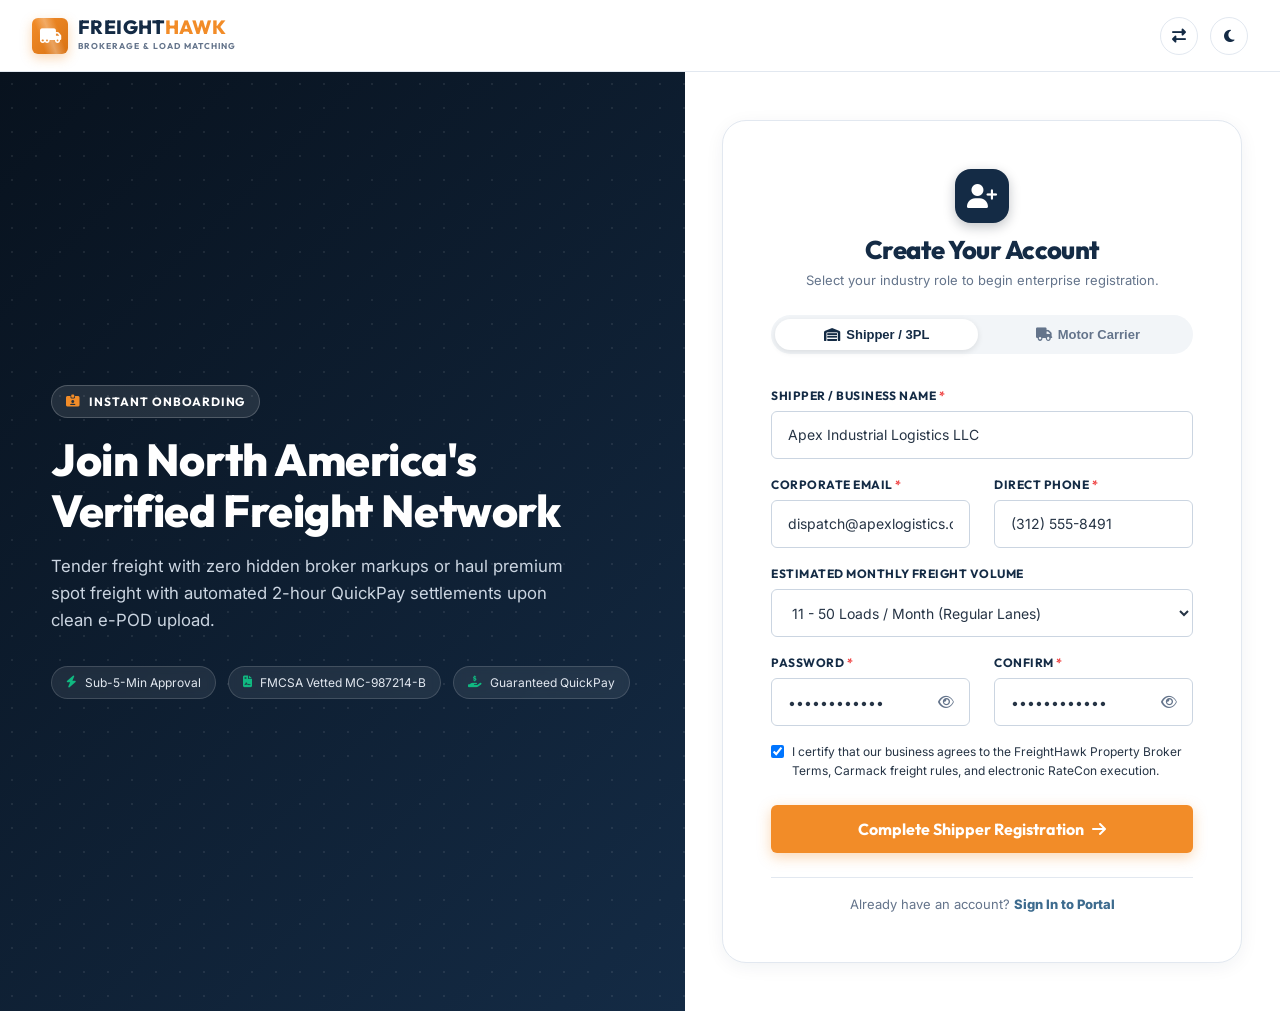
<file: register.html>
<!DOCTYPE html>
<html lang="en" data-theme="light" dir="ltr">
<head>
  <meta charset="UTF-8">
  <meta name="viewport" content="width=device-width, initial-scale=1.0">
  <title>FreightHawk — Portal Registration</title>
  <meta name="description" content="Create an enterprise Shipper account or register your commercial Motor Carrier fleet on FreightHawk.">

  <!-- FontAwesome 6 for Industrial Logistics Icons -->
  <link rel="stylesheet" href="https://cdnjs.cloudflare.com/ajax/libs/font-awesome/6.5.1/css/all.min.css" integrity="sha512-DTOQO9RWCH3ppGqcWaEA1BIZOC6xxalwEsw9c2QQeAIftl+Vegovlnee1c9QX4TctnWMn13TZye+giMm8e2LwA==" crossorigin="anonymous" referrerpolicy="no-referrer" />

  <link rel="icon" type="image/svg+xml" href="assets/images/favicon.svg">

  <!-- Foundation & Component Stylesheets inside assets/css -->
  <link rel="stylesheet" href="assets/css/foundation.css">
  <link rel="stylesheet" href="assets/css/components.css">
</head>
<body class="fh-auth-page">

  <!-- ======================================================================
       PAGE PRELOADER (Global Branded Loading State)
       ====================================================================== -->
  <div id="pageLoader" class="fh-page-loader" aria-hidden="true">
    <div class="fh-loader-spinner-wrapper">
      <div class="fh-loader-ring"></div>
      <i class="fa-solid fa-truck-fast fh-loader-center-icon"></i>
    </div>
    <div class="fh-loader-brand">FREIGHT<span>HAWK</span></div>
    <div class="fh-loader-bar"><div class="fh-loader-bar-fill"></div></div>
  </div>

  <!-- ======================================================================
       MINIMAL AUTH TOPBAR (Reference Image 1)
       ====================================================================== -->
  <header class="fh-auth-header">
    <a href="index.html" class="fh-brand" aria-label="FreightHawk Home">
      <div class="fh-brand-icon">
        <i class="fa-solid fa-truck-moving"></i>
      </div>
      <div class="fh-brand-text">
        <div class="fh-brand-title">FREIGHT<span>HAWK</span></div>
        <div class="fh-brand-sub">Brokerage &amp; Load Matching</div>
      </div>
    </a>

    <div class="fh-flex fh-items-center fh-gap-sm">
      <!-- Circular RTL Toggle Button (Matching Reference Image 3) -->
      <button type="button" class="fh-icon-btn" data-dir-toggle title="Toggle LTR/RTL Direction" aria-label="Toggle LTR/RTL Direction">
        <i class="fa-solid fa-right-left"></i>
      </button>

      <!-- Circular Theme Toggle Button -->
      <button type="button" class="fh-icon-btn" data-theme-toggle title="Toggle Light/Dark Theme" aria-label="Toggle Light/Dark Theme">
        <i class="fa-solid fa-moon"></i>
      </button>
    </div>
  </header>

  <!-- ======================================================================
       SPLIT REGISTRATION GATEWAY (Reference Image 1 Layout)
       ====================================================================== -->
  <main class="fh-auth-split">
    <!-- Left Hero Column -->
    <div class="fh-auth-hero">
      <div class="fh-auth-hero-content">
        <div class="fh-eyebrow-pill" style="margin-bottom: var(--space-md); background: rgba(255, 255, 255, 0.1); border-color: rgba(255, 255, 255, 0.2); color: #FFFFFF;">
          <i class="fa-solid fa-id-card-clip text-orange"></i> INSTANT ONBOARDING
        </div>

        <h1 style="color: #FFFFFF; font-size: clamp(2rem, 3.5vw, 2.8rem); line-height: 1.15; margin-bottom: var(--space-md);">
          Join North America's Verified Freight Network
        </h1>

        <p style="color: #CBD5E1; font-size: 1.05rem; line-height: 1.6; margin-bottom: 0;">
          Tender freight with zero hidden broker markups or haul premium spot freight with automated 2-hour QuickPay settlements upon clean e-POD upload.
        </p>

        <!-- Security Certification Chips -->
        <div class="fh-auth-security-chips">
          <div class="fh-security-chip">
            <i class="fa-solid fa-bolt"></i>
            <span>Sub-5-Min Approval</span>
          </div>
          <div class="fh-security-chip">
            <i class="fa-solid fa-file-contract"></i>
            <span>FMCSA Vetted MC-987214-B</span>
          </div>
          <div class="fh-security-chip">
            <i class="fa-solid fa-hand-holding-dollar"></i>
            <span>Guaranteed QuickPay</span>
          </div>
        </div>
      </div>
    </div>

    <!-- Right Form Card Column -->
    <div class="fh-auth-card-panel">
      <div class="fh-auth-card" style="max-width: 520px;">
        <!-- Header Icon -->
        <div style="text-align: center; margin-bottom: var(--space-lg);">
          <div style="width: 54px; height: 54px; border-radius: var(--radius-lg); background: var(--color-deep-navy); color: #FFFFFF; display: inline-flex; align-items: center; justify-content: center; font-size: 24px; margin-bottom: var(--space-sm); box-shadow: 0 4px 12px rgba(10, 19, 31, 0.25);">
            <i class="fa-solid fa-user-plus"></i>
          </div>
          <h2 style="font-size: 1.6rem; margin-bottom: 4px;">Create Your Account</h2>
          <p class="text-muted" style="font-size: 13px; margin: 0;">
            Select your industry role to begin enterprise registration.
          </p>
        </div>

        <!-- Role Selector Tabs (Shipper vs Carrier) -->
        <div class="fh-auth-role-tabs">
          <button type="button" class="fh-role-tab-btn active" id="registerRoleShipperBtn" onclick="selectRegisterRole('shipper');">
            <i class="fa-solid fa-warehouse"></i> Shipper / 3PL
          </button>
          <button type="button" class="fh-role-tab-btn" id="registerRoleCarrierBtn" onclick="selectRegisterRole('carrier');">
            <i class="fa-solid fa-truck"></i> Motor Carrier
          </button>
        </div>

        <!-- Registration Form -->
        <form id="authRegisterForm" onsubmit="handleAuthRegister(event)">
          <!-- Company Name -->
          <div class="fh-form-group" style="margin-bottom: var(--space-md);">
            <label class="fh-label" for="regCompanyName" id="regCompanyLabel">Shipper / Business Name <span style="color: #EF4444;">*</span></label>
            <input type="text" class="fh-input" id="regCompanyName" placeholder="e.g. Apex Industrial Logistics LLC" required value="Apex Industrial Logistics LLC">
          </div>

          <!-- Email & Phone Grid -->
          <div class="fh-grid fh-grid-2" style="margin-bottom: var(--space-md);">
            <div class="fh-form-group" style="margin-bottom: 0;">
              <label class="fh-label" for="regEmail">Corporate Email <span style="color: #EF4444;">*</span></label>
              <input type="email" class="fh-input" id="regEmail" placeholder="user@company.com" required value="dispatch@apexlogistics.com">
            </div>
            <div class="fh-form-group" style="margin-bottom: 0;">
              <label class="fh-label" for="regPhone">Direct Phone <span style="color: #EF4444;">*</span></label>
              <input type="tel" class="fh-input" id="regPhone" placeholder="(555) 000-0000" required value="(312) 555-8491">
            </div>
          </div>

          <!-- Dynamic Shipper Specific Field -->
          <div id="shipperFieldsBox" style="margin-bottom: var(--space-md);">
            <div class="fh-form-group" style="margin-bottom: 0;">
              <label class="fh-label" for="regVolume">Estimated Monthly Freight Volume</label>
              <select class="fh-select" id="regVolume">
                <option value="1-10">1 - 10 Loads / Month (Spot Freight)</option>
                <option value="11-50" selected>11 - 50 Loads / Month (Regular Lanes)</option>
                <option value="51-200">51 - 200 Loads / Month (High Volume)</option>
                <option value="200+">200+ Dedicated Trailer Contract</option>
              </select>
            </div>
          </div>

          <!-- Dynamic Carrier Specific Field (Hidden for Shipper, shown for Carrier) -->
          <div id="carrierFieldsBox" style="display: none; margin-bottom: var(--space-md);">
            <div class="fh-grid fh-grid-2">
              <div class="fh-form-group" style="margin-bottom: 0;">
                <label class="fh-label" for="regCarrierMc">USDOT / MC Number <span style="color: #EF4444;">*</span></label>
                <input type="text" class="fh-input" id="regCarrierMc" placeholder="e.g. MC-892401" value="MC-892401">
              </div>
              <div class="fh-form-group" style="margin-bottom: 0;">
                <label class="fh-label" for="regCarrierEquip">Primary Equipment</label>
                <select class="fh-select" id="regCarrierEquip">
                  <option value="dry-van">53' Dry Van</option>
                  <option value="reefer">Reefer (Temp-Controlled)</option>
                  <option value="flatbed">Flatbed / Stepdeck</option>
                  <option value="heavy-haul">Heavy Haul (RGN)</option>
                  <option value="intermodal">Intermodal Drayage</option>
                </select>
              </div>
            </div>
          </div>

          <!-- Password Fields -->
          <div class="fh-grid fh-grid-2" style="margin-bottom: var(--space-md);">
            <div class="fh-form-group" style="margin-bottom: 0;">
              <label class="fh-label" for="regPassword">Password <span style="color: #EF4444;">*</span></label>
              <div class="fh-password-field-wrapper">
                <input type="password" class="fh-input" id="regPassword" placeholder="••••••••" required value="demoPass2026">
                <button type="button" class="fh-password-toggle-btn" onclick="togglePasswordVisibility('regPassword', this);" aria-label="Toggle password visibility">
                  <i class="fa-regular fa-eye"></i>
                </button>
              </div>
            </div>
            <div class="fh-form-group" style="margin-bottom: 0;">
              <label class="fh-label" for="regConfirmPassword">Confirm <span style="color: #EF4444;">*</span></label>
              <div class="fh-password-field-wrapper">
                <input type="password" class="fh-input" id="regConfirmPassword" placeholder="••••••••" required value="demoPass2026">
                <button type="button" class="fh-password-toggle-btn" onclick="togglePasswordVisibility('regConfirmPassword', this);" aria-label="Toggle password visibility">
                  <i class="fa-regular fa-eye"></i>
                </button>
              </div>
            </div>
          </div>

          <!-- Terms Checkbox -->
          <div class="fh-form-group" style="margin-bottom: var(--space-lg);">
            <label style="display: flex; align-items: flex-start; gap: 8px; font-size: 12px; color: var(--text-main); cursor: pointer;">
              <input type="checkbox" required checked style="margin-top: 3px;">
              <span>I certify that our business agrees to the FreightHawk Property Broker Terms, Carmack freight rules, and electronic RateCon execution.</span>
            </label>
          </div>

          <!-- Submit Button -->
          <button type="submit" class="fh-btn fh-btn-primary" style="width: 100%; height: 48px; font-size: 1rem; justify-content: center;">
            <span id="registerBtnText">Complete Shipper Registration</span> <i class="fa-solid fa-arrow-right"></i>
          </button>
        </form>

        <!-- Login Link -->
        <div style="text-align: center; font-size: 13px; color: var(--text-muted); border-top: 1px solid var(--border-subtle); padding-top: var(--space-md); margin-top: var(--space-lg);">
          Already have an account? <a href="login.html" style="color: var(--color-steel-blue); font-weight: 800;">Sign In to Portal</a>
        </div>
      </div>
    </div>
  </main>

  <!-- Core Scripts inside assets/js -->
  <script src="assets/js/main.js"></script>

  <script>
    (function () {
      let regRole = 'shipper';

      window.selectRegisterRole = function (role) {
        regRole = role;
        const shipperBtn = document.getElementById('registerRoleShipperBtn');
        const carrierBtn = document.getElementById('registerRoleCarrierBtn');
        const shipperBox = document.getElementById('shipperFieldsBox');
        const carrierBox = document.getElementById('carrierFieldsBox');
        const label = document.getElementById('regCompanyLabel');
        const btnText = document.getElementById('registerBtnText');
        const nameInput = document.getElementById('regCompanyName');

        if (role === 'shipper') {
          shipperBtn.classList.add('active');
          carrierBtn.classList.remove('active');
          shipperBox.style.display = 'block';
          carrierBox.style.display = 'none';
          label.innerHTML = 'Shipper / Business Name <span style="color: #EF4444;">*</span>';
          btnText.textContent = 'Complete Shipper Registration';
          if (nameInput) nameInput.value = 'Apex Industrial Logistics LLC';
        } else {
          carrierBtn.classList.add('active');
          shipperBtn.classList.remove('active');
          shipperBox.style.display = 'none';
          carrierBox.style.display = 'block';
          label.innerHTML = 'Motor Carrier Fleet Name <span style="color: #EF4444;">*</span>';
          btnText.textContent = 'Complete Motor Carrier Registration';
          if (nameInput) nameInput.value = 'SwiftHaul Transport LLC';
        }
      };

      window.togglePasswordVisibility = function (fieldId, btn) {
        const field = document.getElementById(fieldId);
        if (!field) return;
        const icon = btn.querySelector('i');
        if (field.type === 'password') {
          field.type = 'text';
          if (icon) {
            icon.classList.remove('fa-eye');
            icon.classList.add('fa-eye-slash');
          }
        } else {
          field.type = 'password';
          if (icon) {
            icon.classList.remove('fa-eye-slash');
            icon.classList.add('fa-eye');
          }
        }
      };

      window.handleAuthRegister = function (e) {
        e.preventDefault();
        alert('✅ Account registered successfully! Entering interactive dashboard sandbox...');
        if (regRole === 'shipper') {
          window.location.href = 'dashboard-shipper.html';
        } else {
          window.location.href = 'dashboard-carrier.html';
        }
      };
    })();
  </script>
</body>
</html>
</file>
<file: assets/css/components.css>
/* ==========================================================================
   FREIGHT BROKERAGE & LOAD-MATCHING PLATFORM (FREIGHTHAWK)
   Phase 1: Shared Components - Navbar, Buttons, Cards, Forms, Footer & Badges
   ========================================================================== */

/* --------------------------------------------------------------------------
   Top Bar (Operational Dispatch & System Controls)
   -------------------------------------------------------------------------- */
.fh-topbar {
  background-color: var(--color-deep-navy-darker);
  color: #94A3B8;
  font-size: var(--text-xs);
  border-bottom: 1px solid rgba(255, 255, 255, 0.08);
  padding-block: 6px;
  position: relative;
  z-index: 1002;
}

.fh-topbar-content {
  display: flex;
  align-items: center;
  justify-content: space-between;
  flex-wrap: wrap;
  gap: var(--space-sm);
}

.fh-topbar-left,
.fh-topbar-right {
  display: flex;
  align-items: center;
  gap: var(--space-md);
  flex-wrap: wrap;
}

.fh-topbar-item {
  display: inline-flex;
  align-items: center;
  gap: 6px;
  color: #CBD5E1;
  text-decoration: none;
  transition: color var(--transition-fast);
}

.fh-topbar-item:hover {
  color: var(--color-safety-orange);
}

.fh-topbar-item i {
  color: var(--color-safety-orange);
}

.fh-live-ticker {
  display: inline-flex;
  align-items: center;
  gap: 6px;
  background: rgba(16, 185, 129, 0.15);
  border: 1px solid rgba(16, 185, 129, 0.3);
  color: #34D399;
  padding: 2px 10px;
  border-radius: var(--radius-pill);
  font-weight: 600;
  font-size: 11px;
  letter-spacing: 0.02em;
}

.fh-pulse-dot {
  width: 7px;
  height: 7px;
  background-color: #10B981;
  border-radius: 50%;
  box-shadow: 0 0 0 0 rgba(16, 185, 129, 0.7);
  animation: pulse-green 2s infinite;
}

@keyframes pulse-green {
  0% { transform: scale(0.95); box-shadow: 0 0 0 0 rgba(16, 185, 129, 0.7); }
  70% { transform: scale(1); box-shadow: 0 0 0 6px rgba(16, 185, 129, 0); }
  100% { transform: scale(0.95); box-shadow: 0 0 0 0 rgba(16, 185, 129, 0); }
}

/* System Controls (Theme & Direction Switches) */
.fh-switch-group {
  display: inline-flex;
  align-items: center;
  background: rgba(255, 255, 255, 0.08);
  border: 1px solid rgba(255, 255, 255, 0.12);
  border-radius: var(--radius-pill);
  padding: 2px;
}

.fh-switch-btn {
  background: transparent;
  border: none;
  color: #94A3B8;
  padding: 3px 10px;
  font-size: 11px;
  font-weight: 600;
  border-radius: var(--radius-pill);
  cursor: pointer;
  display: inline-flex;
  align-items: center;
  gap: 4px;
  transition: all var(--transition-fast);
}

.fh-switch-btn:hover {
  color: #FFFFFF;
}

.fh-switch-btn.active {
  background: var(--color-safety-orange);
  color: #FFFFFF;
  box-shadow: 0 2px 6px rgba(242, 140, 40, 0.4);
}

/* --------------------------------------------------------------------------
   Main Navigation Bar (Compact, Aligned, Reference Aligned)
   -------------------------------------------------------------------------- */
.fh-header {
  position: -webkit-sticky;
  position: sticky;
  top: 0;
  z-index: 1000;
  width: 100%;
  background-color: var(--color-deep-navy);
  box-shadow: 0 4px 20px rgba(0, 0, 0, 0.35);
  border-bottom: 2px solid rgba(242, 140, 40, 0.3);
  transition: all var(--transition-normal);
}

.fh-header.is-scrolled {
  box-shadow: 0 8px 32px rgba(0, 0, 0, 0.55);
  border-bottom-color: var(--color-safety-orange);
}

.fh-navbar {
  display: flex;
  align-items: center;
  justify-content: space-between;
  height: 70px;
  width: 100%;
  max-width: var(--container-max);
  margin-inline: auto;
  padding-inline: var(--space-md);
  gap: var(--space-md);
}

/* Brand Logo - Compact and Balanced */
.fh-brand {
  display: inline-flex;
  align-items: center;
  gap: 10px;
  text-decoration: none;
  font-family: var(--font-heading);
  letter-spacing: -0.01em;
  color: #FFFFFF;
  flex-shrink: 0;
}

.fh-brand-icon {
  width: 36px;
  height: 36px;
  background: linear-gradient(135deg, var(--color-safety-orange) 0%, #D97314 100%);
  border-radius: var(--radius-sm);
  display: flex;
  align-items: center;
  justify-content: center;
  color: #FFFFFF;
  font-size: 17px;
  box-shadow: 0 4px 12px rgba(242, 140, 40, 0.35);
  position: relative;
  overflow: hidden;
  flex-shrink: 0;
}

.fh-brand-icon::after {
  content: '';
  position: absolute;
  top: -50%;
  left: -50%;
  width: 200%;
  height: 200%;
  background: linear-gradient(45deg, transparent 40%, rgba(255,255,255,0.3) 50%, transparent 60%);
  transform: rotate(25deg);
}

.fh-brand-text {
  display: flex;
  flex-direction: column;
}

.fh-brand-title {
  color: #FFFFFF;
  font-size: 1.2rem;
  font-weight: 800;
  line-height: 1;
  letter-spacing: 0.02em;
}

.fh-brand-title span {
  color: var(--color-safety-orange);
}

.fh-brand-sub {
  font-size: 8.5px;
  text-transform: uppercase;
  letter-spacing: 0.12em;
  color: #94A3B8;
  font-weight: 600;
  margin-top: 2px;
}

/* Light / Dashboard / Auth Headers Brand Styling (Ensures 'FREIGHT' is crisp and visible) */
.fh-auth-header .fh-brand-title,
.fh-dash-navbar .fh-brand-title,
.fh-header-light .fh-brand-title {
  color: var(--text-heading) !important;
}

.fh-auth-header .fh-brand-title span,
.fh-dash-navbar .fh-brand-title span,
.fh-header-light .fh-brand-title span {
  color: var(--color-safety-orange) !important;
}

.fh-auth-header .fh-brand-sub,
.fh-dash-navbar .fh-brand-sub,
.fh-header-light .fh-brand-sub {
  color: var(--text-muted) !important;
  font-weight: 700;
}

/* Nav Menu (Centered with even space on both sides) */
.fh-nav-menu {
  display: flex;
  align-items: center;
  list-style: none;
  gap: 6px;
  margin: 0;
  padding: 0;
  margin-inline: auto;
}

.fh-nav-menu .fh-nav-link-login {
  display: none;
}

.fh-nav-item {
  position: relative;
}

.fh-nav-link {
  display: inline-flex;
  align-items: center;
  gap: 5px;
  padding: 8px 11px;
  color: #CBD5E1;
  font-family: var(--font-heading);
  font-weight: 600;
  font-size: 0.88rem;
  letter-spacing: 0.01em;
  border-radius: var(--radius-sm);
  white-space: nowrap;
  transition: all var(--transition-fast);
}

.fh-nav-link:hover,
.fh-nav-link.active {
  color: var(--color-safety-orange);
  background: rgba(255, 255, 255, 0.06);
}

.fh-nav-link.active::after {
  content: '';
  position: absolute;
  bottom: 0;
  left: 11px;
  right: 11px;
  height: 2px;
  background-color: var(--color-safety-orange);
  border-radius: 2px;
}

/* Dropdown Menu */
.fh-dropdown-menu {
  position: absolute;
  top: 100%;
  left: 0;
  min-width: 280px;
  width: max-content;
  background-color: var(--color-deep-navy-dark);
  border: 1px solid rgba(255, 255, 255, 0.1);
  border-radius: var(--radius-md);
  padding: 8px 0;
  box-shadow: 0 15px 35px rgba(0, 0, 0, 0.45);
  opacity: 0;
  visibility: hidden;
  transform: translateY(8px);
  transition: all var(--transition-normal);
  z-index: 1010;
}

[dir="rtl"] .fh-dropdown-menu {
  left: auto;
  right: 0;
}

.fh-nav-item:hover .fh-dropdown-menu,
.fh-nav-item:focus-within .fh-dropdown-menu {
  opacity: 1;
  visibility: visible;
  transform: translateY(0);
}

.fh-dropdown-item {
  display: flex;
  align-items: center;
  justify-content: flex-start;
  gap: 14px;
  padding: 10px 18px;
  color: #CBD5E1;
  font-size: 0.875rem;
  font-weight: 500;
  white-space: nowrap;
  transition: all var(--transition-fast);
}

.fh-dropdown-item strong {
  font-weight: 700;
  white-space: nowrap;
}

.fh-dropdown-item .fh-badge {
  margin-left: auto;
  flex-shrink: 0;
}

[dir="rtl"] .fh-dropdown-item .fh-badge {
  margin-left: 0;
  margin-right: auto;
}

.fh-dropdown-item:hover {
  background-color: rgba(242, 140, 40, 0.12);
  color: var(--color-safety-orange);
  padding-left: 20px;
}

[dir="rtl"] .fh-dropdown-item:hover {
  padding-left: 16px;
  padding-right: 20px;
}

/* Nav Actions - Icon Switches, Login, and Primary CTA */
.fh-nav-actions {
  display: flex;
  align-items: center;
  gap: 8px;
  flex-shrink: 0;
}

/* Sleek Circular Icon Buttons for Theme & RTL (Matching Reference Image 3) */
.fh-icon-btn {
  width: 38px;
  height: 38px;
  border-radius: 50%;
  background: rgba(255, 255, 255, 0.08);
  border: 1px solid rgba(255, 255, 255, 0.16);
  color: #CBD5E1;
  display: inline-flex;
  align-items: center;
  justify-content: center;
  font-size: 14px;
  cursor: pointer;
  transition: all var(--transition-fast);
  padding: 0;
  line-height: 1;
  flex-shrink: 0;
}

[data-theme="light"] .fh-header-light .fh-icon-btn,
[data-theme="light"] .fh-auth-header .fh-icon-btn,
[data-theme="light"] .fh-dash-navbar .fh-icon-btn {
  background: var(--bg-card);
  border: 1px solid var(--border-subtle);
  color: var(--text-heading);
}

.fh-icon-btn:hover {
  background: rgba(242, 140, 40, 0.18);
  color: var(--color-safety-orange);
  border-color: rgba(242, 140, 40, 0.4);
  transform: translateY(-1px);
}

.fh-icon-btn.active {
  background: var(--color-safety-orange);
  color: #FFFFFF;
  border-color: var(--color-safety-orange);
}

/* Direction Indicator badge inside icon button */
.fh-icon-btn .fh-dir-indicator {
  font-size: 10px;
  font-weight: 700;
  font-family: var(--font-mono);
}

/* Login Button - Secondary Button Style */
.fh-btn-login {
  display: inline-flex;
  align-items: center;
  gap: 6px;
  padding: 8px 16px;
  font-family: var(--font-heading);
  font-size: 0.88rem;
  font-weight: 700;
  color: #FFFFFF;
  background-color: var(--color-steel-blue);
  border: 1px solid rgba(255, 255, 255, 0.15);
  border-radius: var(--radius-pill);
  text-decoration: none;
  transition: all var(--transition-normal);
  white-space: nowrap;
  box-shadow: 0 2px 8px rgba(61, 107, 142, 0.3);
}

.fh-btn-login:hover {
  background-color: var(--color-steel-blue-light);
  color: #FFFFFF;
  transform: translateY(-1px);
  box-shadow: 0 4px 14px rgba(61, 107, 142, 0.45);
}

/* Primary CTA Button (Safety Orange) */
.fh-nav-cta {
  display: inline-flex;
  align-items: center;
  gap: 7px;
  padding: 9px 18px;
  background-color: var(--color-safety-orange);
  color: #FFFFFF;
  font-family: var(--font-heading);
  font-weight: 700;
  font-size: 0.88rem;
  border-radius: var(--radius-pill);
  box-shadow: 0 4px 14px rgba(242, 140, 40, 0.35);
  border: 1px solid transparent;
  text-decoration: none;
  white-space: nowrap;
  transition: all var(--transition-normal);
}

.fh-nav-cta:hover {
  background-color: var(--color-safety-orange-hover);
  color: #FFFFFF;
  transform: translateY(-1px);
  box-shadow: 0 6px 18px rgba(242, 140, 40, 0.45);
}

/* Mobile Toggle Hamburger */
.fh-nav-toggle {
  display: none;
  background: rgba(255, 255, 255, 0.08);
  border: 1px solid rgba(255, 255, 255, 0.15);
  color: #FFFFFF;
  width: 38px;
  height: 38px;
  border-radius: var(--radius-sm);
  align-items: center;
  justify-content: center;
  font-size: 18px;
  cursor: pointer;
  transition: all var(--transition-fast);
  flex-shrink: 0;
}

.fh-nav-toggle:hover {
  background: rgba(242, 140, 40, 0.2);
  color: var(--color-safety-orange);
}

.fh-nav-toggle:hover {
  background: rgba(242, 140, 40, 0.2);
  color: var(--color-safety-orange);
}

/* --------------------------------------------------------------------------
   Mobile Drawer & Responsive Navigation
   -------------------------------------------------------------------------- */
.fh-mobile-drawer {
  position: fixed;
  top: 0;
  right: -320px;
  width: 300px;
  height: 100vh;
  background-color: var(--color-deep-navy-dark);
  border-left: 2px solid var(--color-safety-orange);
  box-shadow: -10px 0 30px rgba(0, 0, 0, 0.5);
  z-index: 2000;
  padding: var(--space-lg);
  display: flex;
  flex-direction: column;
  transition: right 300ms ease;
  overflow-y: auto;
}

[dir="rtl"] .fh-mobile-drawer {
  right: auto;
  left: -320px;
  border-left: none;
  border-right: 2px solid var(--color-safety-orange);
  box-shadow: 10px 0 30px rgba(0, 0, 0, 0.5);
  transition: left 300ms ease;
}

.fh-mobile-drawer.open {
  right: 0;
}

[dir="rtl"] .fh-mobile-drawer.open {
  left: 0;
}

.fh-drawer-backdrop {
  position: fixed;
  inset: 0;
  background-color: rgba(0, 0, 0, 0.6);
  backdrop-filter: blur(4px);
  z-index: 1999;
  opacity: 0;
  visibility: hidden;
  transition: all 250ms ease;
}

.fh-drawer-backdrop.active {
  opacity: 1;
  visibility: visible;
}

.fh-drawer-header {
  display: flex;
  align-items: center;
  justify-content: space-between;
  padding-bottom: var(--space-md);
  border-bottom: 1px solid rgba(255, 255, 255, 0.1);
  margin-bottom: var(--space-md);
}

.fh-drawer-close {
  width: 36px;
  height: 36px;
  min-width: 36px;
  border-radius: var(--radius-full);
  display: inline-flex;
  align-items: center;
  justify-content: center;
  background: rgba(255, 255, 255, 0.08);
  border: 1px solid rgba(255, 255, 255, 0.15);
  color: #E2E8F0;
  font-size: 16px;
  line-height: 1;
  cursor: pointer;
  transition: all var(--transition-fast);
  padding: 0;
}

.fh-drawer-close:hover {
  background: rgba(239, 68, 68, 0.18);
  color: #EF4444;
  border-color: rgba(239, 68, 68, 0.4);
  transform: rotate(90deg);
}

.fh-mobile-nav {
  list-style: none;
  display: flex;
  flex-direction: column;
  gap: 8px;
}

.fh-mobile-link {
  display: flex;
  align-items: center;
  justify-content: flex-start;
  gap: 12px;
  padding: 12px 14px;
  color: #E2E8F0;
  font-weight: 600;
  font-family: var(--font-heading);
  font-size: var(--text-sm);
  border-radius: var(--radius-sm);
  background: rgba(255, 255, 255, 0.03);
  text-decoration: none;
  transition: all var(--transition-fast);
}

.fh-mobile-link i {
  font-size: 15px;
  width: 20px;
  text-align: center;
  flex-shrink: 0;
  color: #94A3B8;
  transition: color var(--transition-fast);
}

.fh-mobile-link:hover,
.fh-mobile-link.active {
  background: rgba(242, 140, 40, 0.15);
  color: var(--color-safety-orange);
}

.fh-mobile-link:hover i,
.fh-mobile-link.active i {
  color: var(--color-safety-orange);
}

/* Mobile Dropdown (Home & Dashboards dropdowns inside mobile drawer) */
.fh-mobile-item-dropdown {
  display: flex;
  flex-direction: column;
}

.fh-mobile-dropdown-toggle {
  width: 100%;
  border: none;
  cursor: pointer;
  background: rgba(255, 255, 255, 0.03);
  display: flex;
  align-items: center;
  justify-content: space-between;
  padding: 12px 14px;
  color: #E2E8F0;
  font-weight: 600;
  font-family: var(--font-heading);
  font-size: var(--text-sm);
  border-radius: var(--radius-sm);
  transition: all var(--transition-fast);
  text-align: left;
}

.fh-mobile-dropdown-title {
  display: inline-flex;
  align-items: center;
  gap: 12px;
}

.fh-mobile-dropdown-title i {
  font-size: 15px;
  width: 20px;
  text-align: center;
  flex-shrink: 0;
  color: #94A3B8;
  transition: color var(--transition-fast);
}

[dir="rtl"] .fh-mobile-dropdown-toggle {
  text-align: right;
}

.fh-mobile-dropdown-toggle:hover,
.fh-mobile-dropdown-toggle.active {
  background: rgba(242, 140, 40, 0.15) !important;
  color: var(--color-safety-orange) !important;
  border-color: rgba(242, 140, 40, 0.4) !important;
}

.fh-mobile-dropdown-toggle:hover .fh-mobile-dropdown-title,
.fh-mobile-dropdown-toggle:hover .fh-mobile-dropdown-title i,
.fh-mobile-dropdown-toggle:hover .fh-mobile-arrow,
.fh-mobile-dropdown-toggle.active .fh-mobile-dropdown-title,
.fh-mobile-dropdown-toggle.active .fh-mobile-dropdown-title i,
.fh-mobile-dropdown-toggle.active .fh-mobile-arrow {
  color: var(--color-safety-orange) !important;
}

.fh-mobile-arrow {
  font-size: 11px;
  transition: transform var(--transition-fast);
}

.fh-mobile-dropdown-toggle.open .fh-mobile-arrow {
  transform: rotate(180deg);
}

.fh-mobile-subnav {
  list-style: none;
  padding: 0;
  margin: 0;
  max-height: 0;
  overflow: hidden;
  transition: max-height 250ms cubic-bezier(0.4, 0, 0.2, 1);
  background: rgba(0, 0, 0, 0.28);
  border-radius: var(--radius-sm);
  display: flex;
  flex-direction: column;
  gap: 4px;
}

.fh-mobile-subnav.open {
  max-height: 200px;
  padding: 6px;
  margin-top: 4px;
}

.fh-mobile-sublink {
  display: flex;
  align-items: center;
  justify-content: space-between;
  padding: 10px 12px;
  color: #CBD5E1;
  font-size: var(--text-sm);
  font-weight: 500;
  border-radius: var(--radius-sm);
  text-decoration: none;
  transition: all var(--transition-fast);
}

.fh-mobile-sublink:hover,
.fh-mobile-sublink.active {
  background: rgba(242, 140, 40, 0.18);
  color: var(--color-safety-orange);
  font-weight: 700;
}

/* --------------------------------------------------------------------------
   Button System
   -------------------------------------------------------------------------- */
.fh-btn {
  display: inline-flex;
  align-items: center;
  justify-content: center;
  gap: 8px;
  font-family: var(--font-heading);
  font-weight: 700;
  font-size: var(--text-sm);
  padding: 12px 24px;
  border-radius: var(--radius-sm);
  border: 2px solid transparent;
  cursor: pointer;
  text-decoration: none;
  transition: all var(--transition-normal);
  line-height: 1;
  white-space: nowrap;
}

.fh-btn-lg {
  padding: 16px 32px;
  font-size: var(--text-base);
  border-radius: var(--radius-md);
}

.fh-btn-sm {
  padding: 8px 16px;
  font-size: var(--text-xs);
  border-radius: var(--radius-xs);
}

.fh-btn-pill {
  border-radius: var(--radius-pill);
}

/* Primary Safety Orange Button */
.fh-btn-primary {
  background: var(--color-safety-orange);
  color: #FFFFFF;
  box-shadow: 0 4px 14px rgba(242, 140, 40, 0.35);
}

.fh-btn-primary:hover {
  background: var(--color-safety-orange-hover);
  color: #FFFFFF;
  transform: translateY(-2px);
  box-shadow: 0 8px 22px rgba(242, 140, 40, 0.45);
}

/* Secondary Steel Blue Button */
.fh-btn-secondary {
  background: var(--color-steel-blue);
  color: #FFFFFF;
}

.fh-btn-secondary:hover {
  background: var(--color-steel-blue-light);
  color: #FFFFFF;
  transform: translateY(-2px);
  box-shadow: 0 6px 18px rgba(61, 107, 142, 0.35);
}

/* Deep Navy Industrial Button */
.fh-btn-navy {
  background: var(--color-deep-navy);
  color: #FFFFFF;
  border-color: rgba(255, 255, 255, 0.1);
}

.fh-btn-navy:hover {
  background: var(--color-deep-navy-dark);
  color: #FFFFFF;
  transform: translateY(-2px);
}

/* Outlined Buttons */
.fh-btn-outline-orange {
  background: transparent;
  border-color: var(--color-safety-orange);
  color: var(--color-safety-orange);
}

.fh-btn-outline-orange:hover {
  background: var(--color-safety-orange);
  color: #FFFFFF;
  transform: translateY(-2px);
  box-shadow: var(--shadow-orange);
}

.fh-btn-outline-navy {
  background: transparent;
  border-color: var(--color-deep-navy);
  color: var(--color-deep-navy);
}

[data-theme="dark"] .fh-btn-outline-navy {
  border-color: #CBD5E1;
  color: #CBD5E1;
}

.fh-btn-outline-navy:hover {
  background: var(--color-deep-navy);
  color: #FFFFFF;
}

/* Ghost / Subtle Button */
.fh-btn-ghost {
  background: transparent;
  color: var(--text-main);
}

.fh-btn-ghost:hover {
  background: var(--bg-tertiary);
  color: var(--color-safety-orange);
}

/* --------------------------------------------------------------------------
   Status Badges (Pills & Chips)
   -------------------------------------------------------------------------- */
.fh-badge {
  display: inline-flex;
  align-items: center;
  gap: 6px;
  padding: 4px 10px;
  font-size: var(--text-xs);
  font-weight: 600;
  border-radius: var(--radius-pill);
  line-height: 1.2;
  white-space: nowrap !important;
  flex-shrink: 0 !important;
}

.fh-badge-available {
  background: var(--status-available-bg);
  color: var(--status-available);
  border: 1px solid rgba(242, 140, 40, 0.35);
}

.fh-badge-intransit {
  background: var(--status-in-transit-bg);
  color: var(--status-in-transit);
  border: 1px solid rgba(37, 99, 235, 0.35);
}

.fh-badge-delivered {
  background: var(--status-delivered-bg);
  color: var(--status-delivered);
  border: 1px solid rgba(16, 185, 129, 0.35);
}

.fh-badge-booked {
  background: var(--status-booked-bg);
  color: var(--status-booked);
  border: 1px solid rgba(139, 92, 246, 0.35);
}

.fh-badge-delayed {
  background: var(--status-delayed-bg);
  color: var(--status-delayed);
  border: 1px solid rgba(239, 68, 68, 0.35);
}

.fh-badge-verified {
  background: var(--status-verified-bg);
  color: var(--status-verified);
  border: 1px solid rgba(14, 165, 233, 0.35);
}

.fh-badge-dot {
  width: 6px;
  height: 6px;
  border-radius: 50%;
  background-color: currentColor;
}

/* Section Header Eyebrow Pill */
.fh-eyebrow-pill {
  display: inline-flex;
  align-items: center;
  gap: 8px;
  background: rgba(242, 140, 40, 0.12);
  border: 1px solid rgba(242, 140, 40, 0.4);
  color: var(--color-safety-orange);
  font-family: var(--font-heading);
  font-size: var(--text-xs);
  font-weight: 700;
  text-transform: uppercase;
  letter-spacing: 0.08em;
  padding: 6px 14px;
  border-radius: var(--radius-pill);
  margin-bottom: var(--space-sm);
}

/* --------------------------------------------------------------------------
   Cards (Surface, Service, Freight Load, and Metric Cards)
   -------------------------------------------------------------------------- */
.fh-card {
  background-color: var(--bg-card);
  border: 1px solid var(--border-subtle);
  border-radius: var(--radius-lg);
  padding: var(--space-xl);
  box-shadow: var(--card-shadow);
  transition: all var(--transition-normal);
  position: relative;
  display: flex;
  flex-direction: column;
  height: 100%;
  box-sizing: border-box;
  min-width: 0;
  word-break: break-word;
}

.fh-card:hover {
  transform: translateY(-4px);
  box-shadow: var(--card-hover-shadow);
  border-color: rgba(242, 140, 40, 0.3);
}

.fh-card > :last-child {
  margin-top: auto;
}

/* Service / Feature Card (TemplateMonster Reference Match) */
.fh-service-card {
  background: var(--bg-card);
  border: 1px solid var(--border-subtle);
  border-radius: var(--radius-lg);
  padding: var(--space-xl);
  display: flex;
  flex-direction: column;
  height: 100%;
  box-sizing: border-box;
  min-width: 0;
  word-break: break-word;
  transition: all var(--transition-normal);
  position: relative;
  overflow: hidden;
}

.fh-service-card::before {
  content: '';
  position: absolute;
  top: 0;
  left: 0;
  right: 0;
  height: 3px;
  background: linear-gradient(90deg, var(--color-safety-orange), var(--color-steel-blue));
  opacity: 0;
  transition: opacity var(--transition-normal);
}

.fh-service-card:hover {
  transform: translateY(-6px);
  box-shadow: var(--card-hover-shadow);
  border-color: var(--border-orange);
}

.fh-service-card:hover::before {
  opacity: 1;
}

.fh-service-card > :last-child {
  margin-top: auto;
}

.fh-card-icon-wrapper {
  width: 64px;
  height: 64px;
  border-radius: 50%;
  background: var(--color-safety-orange);
  display: flex;
  align-items: center;
  justify-content: center;
  color: #FFFFFF;
  font-size: 26px;
  margin-bottom: var(--space-lg);
  box-shadow: var(--shadow-orange);
  transition: transform var(--transition-normal);
  flex-shrink: 0;
}

.fh-service-card:hover .fh-card-icon-wrapper {
  transform: scale(1.08) rotate(5deg);
}

.fh-card-title {
  font-size: var(--text-xl);
  font-weight: 700;
  margin-bottom: var(--space-xs);
  color: var(--text-heading);
  line-height: 1.35;
  min-height: 2.7em;
  display: flex;
  align-items: flex-start;
}

.fh-card-desc {
  color: var(--text-muted);
  font-size: var(--text-sm);
  line-height: 1.6;
  margin-bottom: var(--space-md);
  flex-grow: 1;
}

.fh-card-link {
  display: inline-flex;
  align-items: center;
  gap: 6px;
  color: var(--color-safety-orange);
  font-family: var(--font-heading);
  font-weight: 700;
  font-size: var(--text-sm);
  text-decoration: none;
  transition: gap var(--transition-fast);
}

.fh-card-link:hover {
  gap: 10px;
  color: var(--color-safety-orange-hover);
}

/* Freight Load Card (Load-Matching Core) */
.fh-load-card {
  background: var(--bg-card);
  border: 1px solid var(--border-subtle);
  border-radius: var(--radius-md);
  padding: var(--space-lg);
  box-shadow: var(--card-shadow);
  transition: all var(--transition-normal);
  display: flex;
  flex-direction: column;
  gap: var(--space-md);
}

.fh-load-card:hover {
  border-color: var(--color-safety-orange);
  box-shadow: var(--card-hover-shadow);
  transform: translateY(-3px);
}

.fh-load-header {
  display: flex;
  align-items: center;
  justify-content: space-between;
  padding-bottom: var(--space-sm);
  border-bottom: 1px solid var(--border-subtle);
}

.fh-load-id {
  font-family: var(--font-mono);
  font-weight: 700;
  font-size: var(--text-xs);
  color: var(--color-steel-blue);
  background: var(--bg-secondary);
  padding: 3px 8px;
  border-radius: var(--radius-xs);
}

/* Route Display */
.fh-route-container {
  display: flex;
  flex-direction: column;
  gap: 12px;
  position: relative;
  padding-left: 20px;
}

[dir="rtl"] .fh-route-container {
  padding-left: 0;
  padding-right: 20px;
}

.fh-route-container::before {
  content: '';
  position: absolute;
  top: 10px;
  bottom: 10px;
  left: 6px;
  width: 2px;
  background: repeating-linear-gradient(to bottom, var(--color-steel-blue) 0, var(--color-steel-blue) 4px, transparent 4px, transparent 8px);
}

[dir="rtl"] .fh-route-container::before {
  left: auto;
  right: 6px;
}

.fh-route-point {
  position: relative;
}

.fh-route-point::before {
  content: '';
  position: absolute;
  left: -20px;
  top: 6px;
  width: 10px;
  height: 10px;
  border-radius: 50%;
  background-color: var(--color-safety-orange);
  box-shadow: 0 0 0 3px rgba(242, 140, 40, 0.25);
}

[dir="rtl"] .fh-route-point::before {
  left: auto;
  right: -20px;
}

.fh-route-point.destination::before {
  background-color: var(--color-deep-navy);
  box-shadow: 0 0 0 3px rgba(20, 43, 69, 0.25);
}

[data-theme="dark"] .fh-route-point.destination::before {
  background-color: #38BDF8;
  box-shadow: 0 0 0 3px rgba(56, 189, 248, 0.25);
}

.fh-route-city {
  font-weight: 700;
  color: var(--text-heading);
  font-size: var(--text-base);
}

.fh-route-date {
  font-size: var(--text-xs);
  color: var(--text-muted);
}

/* Load Specs & Rate */
.fh-load-specs {
  display: grid;
  grid-template-columns: repeat(3, 1fr);
  gap: var(--space-xs);
  background: var(--bg-secondary);
  padding: 10px;
  border-radius: var(--radius-sm);
  font-size: var(--text-xs);
}

.fh-spec-item {
  display: flex;
  flex-direction: column;
}

.fh-spec-label {
  color: var(--text-muted);
  font-size: 10px;
  text-transform: uppercase;
}

.fh-spec-value {
  font-weight: 700;
  color: var(--text-heading);
}

.fh-load-footer {
  display: flex;
  align-items: center;
  justify-content: space-between;
  margin-top: auto;
  padding-top: var(--space-xs);
}

.fh-rate-value {
  font-family: var(--font-heading);
  font-size: 1.35rem;
  font-weight: 800;
  color: var(--color-safety-orange);
}

.fh-rate-permile {
  font-size: var(--text-xs);
  color: var(--text-muted);
  font-weight: 500;
}

/* Metric / Counter Stat Card */
.fh-stat-card {
  background: var(--bg-card);
  border: 1px solid var(--border-subtle);
  border-radius: var(--radius-md);
  padding: var(--space-lg);
  display: flex;
  align-items: center;
  gap: var(--space-md);
}

.fh-stat-icon {
  width: 52px;
  height: 52px;
  border-radius: var(--radius-md);
  background: var(--color-steel-blue-subtle);
  color: var(--color-steel-blue);
  display: flex;
  align-items: center;
  justify-content: center;
  font-size: 22px;
}

.fh-stat-number {
  font-family: var(--font-heading);
  font-size: var(--text-3xl);
  font-weight: 800;
  color: var(--text-heading);
  line-height: 1;
}

.fh-stat-label {
  font-size: var(--text-xs);
  color: var(--text-muted);
  font-weight: 600;
  text-transform: uppercase;
  letter-spacing: 0.05em;
  margin-top: 4px;
}

/* --------------------------------------------------------------------------
   Forms & Search Controls (Freight & Logistics)
   -------------------------------------------------------------------------- */
.fh-form-group {
  margin-bottom: var(--space-md);
  display: flex;
  flex-direction: column;
  gap: 6px;
}

.fh-label {
  font-family: var(--font-heading);
  font-size: var(--text-xs);
  font-weight: 700;
  text-transform: uppercase;
  letter-spacing: 0.04em;
  color: var(--text-heading);
}

.fh-input,
.fh-select,
.fh-textarea {
  width: 100%;
  height: 48px;
  padding: 12px 16px;
  font-family: var(--font-body);
  font-size: var(--text-sm);
  color: var(--text-main);
  background-color: var(--bg-primary);
  border: 1px solid var(--border-strong);
  border-radius: var(--radius-sm);
  transition: all var(--transition-fast);
  outline: none;
  box-sizing: border-box;
}

.fh-textarea {
  height: auto;
  min-height: 100px;
}

/* Date input specific styles & calendar icon */
input[type="date"].fh-input {
  height: 48px;
  box-sizing: border-box;
}

/* Dark Mode Pure White Calendar Icon across all forms on all pages */
[data-theme="dark"] input[type="date"],
[data-theme="dark"] input[type="datetime-local"],
[data-theme="dark"] .fh-input[type="date"] {
  color-scheme: dark;
}

[data-theme="dark"] input[type="date"]::-webkit-calendar-picker-indicator,
[data-theme="dark"] input[type="datetime-local"]::-webkit-calendar-picker-indicator,
[data-theme="dark"] .fh-input[type="date"]::-webkit-calendar-picker-indicator {
  filter: brightness(0) invert(1) !important;
  opacity: 1 !important;
  cursor: pointer;
}

[data-theme="dark"] i[class*="fa-calendar"],
[data-theme="dark"] .fa-calendar,
[data-theme="dark"] .fa-calendar-days,
[data-theme="dark"] .fa-calendar-check {
  color: #FFFFFF !important;
}

.fh-input:focus,
.fh-select:focus,
.fh-textarea:focus {
  border-color: var(--color-safety-orange);
  box-shadow: 0 0 0 3px var(--color-safety-orange-glow);
}

.fh-input-icon-group {
  position: relative;
  display: flex;
  align-items: center;
}

.fh-input-icon {
  position: absolute;
  left: 14px;
  color: var(--text-muted);
  pointer-events: none;
}

[dir="rtl"] .fh-input-icon {
  left: auto;
  right: 14px;
}

.fh-input-icon-group .fh-input {
  padding-left: 42px;
}

[dir="rtl"] .fh-input-icon-group .fh-input {
  padding-left: 16px;
  padding-right: 42px;
}

/* Industrial Search Bar (Hero / Load Finder) */
.fh-search-bar {
  background: var(--bg-card);
  border: 1px solid var(--border-subtle);
  border-radius: var(--radius-lg);
  padding: var(--space-md);
  box-shadow: var(--shadow-xl);
  display: grid;
  grid-template-columns: repeat(1, 1fr);
  gap: var(--space-md);
}

@media (min-width: 768px) {
  .fh-search-bar {
    grid-template-columns: repeat(2, 1fr);
  }
}

@media (min-width: 1100px) {
  .fh-search-bar {
    grid-template-columns: 1.5fr 1.5fr 1fr 1fr auto;
    align-items: flex-end;
  }
}

/* --------------------------------------------------------------------------
   Footer Component (Industrial 4-Column Layout)
   -------------------------------------------------------------------------- */
.fh-footer {
  background-color: var(--color-deep-navy-darker);
  color: #94A3B8;
  padding-top: var(--space-3xl);
  border-top: 3px solid var(--color-safety-orange);
}

.fh-footer-grid {
  display: grid;
  grid-template-columns: repeat(1, 1fr);
  gap: var(--space-2xl);
  padding-bottom: var(--space-2xl);
  border-bottom: 1px solid rgba(255, 255, 255, 0.08);
}

@media (min-width: 640px) {
  .fh-footer-grid {
    grid-template-columns: repeat(2, 1fr);
  }
}

@media (min-width: 992px) {
  .fh-footer-grid {
    grid-template-columns: 1.5fr 1fr 1fr 1.2fr;
  }
}

.fh-footer-brand-desc {
  font-size: var(--text-sm);
  line-height: 1.7;
  color: #94A3B8;
  margin-top: var(--space-md);
  margin-bottom: var(--space-lg);
}

.fh-fmcsa-badge {
  display: inline-flex;
  align-items: center;
  gap: 8px;
  background: rgba(255, 255, 255, 0.05);
  border: 1px solid rgba(255, 255, 255, 0.12);
  padding: 6px 12px;
  border-radius: var(--radius-sm);
  font-size: 11px;
  color: #CBD5E1;
  font-family: var(--font-mono);
}

.fh-fmcsa-badge i {
  color: var(--color-safety-orange);
}

.fh-footer-title {
  color: #FFFFFF;
  font-family: var(--font-heading);
  font-size: var(--text-md);
  font-weight: 700;
  margin-bottom: var(--space-md);
  position: relative;
  padding-bottom: 8px;
}

.fh-footer-title::after {
  content: '';
  position: absolute;
  bottom: 0;
  left: 0;
  width: 32px;
  height: 2px;
  background-color: var(--color-safety-orange);
}

[dir="rtl"] .fh-footer-title::after {
  left: auto;
  right: 0;
}

.fh-footer-links {
  list-style: none;
  display: flex;
  flex-direction: column;
  gap: 10px;
}

.fh-footer-link {
  color: #94A3B8;
  font-size: var(--text-sm);
  text-decoration: none;
  display: inline-flex;
  align-items: center;
  gap: 8px;
  transition: all var(--transition-fast);
}

.fh-footer-link:hover {
  color: var(--color-safety-orange);
  transform: translateX(4px);
}

[dir="rtl"] .fh-footer-link:hover {
  transform: translateX(-4px);
}

.fh-footer-contact-item {
  display: flex;
  align-items: flex-start;
  gap: 12px;
  margin-bottom: var(--space-md);
  font-size: var(--text-sm);
}

.fh-footer-contact-icon {
  color: var(--color-safety-orange);
  font-size: 16px;
  margin-top: 3px;
}

.fh-social-links {
  display: flex;
  gap: 10px;
  margin-top: var(--space-md);
}

.fh-social-btn {
  width: 38px;
  height: 38px;
  border-radius: var(--radius-sm);
  background: rgba(255, 255, 255, 0.06);
  color: #CBD5E1;
  display: flex;
  align-items: center;
  justify-content: center;
  font-size: 15px;
  transition: all var(--transition-fast);
  text-decoration: none;
}

.fh-social-btn:hover {
  background: var(--color-safety-orange);
  color: #FFFFFF;
  transform: translateY(-2px);
}

.fh-footer-bottom {
  padding-block: var(--space-md);
  display: flex;
  align-items: center;
  justify-content: space-between;
  flex-wrap: wrap;
  gap: var(--space-md);
  font-size: var(--text-xs);
  color: #64748B;
}

.fh-legal-links {
  display: flex;
  gap: var(--space-md);
  list-style: none;
}

.fh-legal-links a {
  color: #64748B;
  text-decoration: none;
}

.fh-legal-links a:hover {
  color: var(--color-safety-orange);
}

/* --------------------------------------------------------------------------
   PHASE 2 HOMEPAGE SPECIFIC COMPONENTS
   -------------------------------------------------------------------------- */

/* --------------------------------------------------------------------------
   PHASE 2 HOMEPAGE SPECIFIC COMPONENTS
   -------------------------------------------------------------------------- */

/* Standardized First Section Banner for all other/inner pages (Equal 380px Min-Height) */
.fh-page-banner {
  min-height: 380px;
  background: linear-gradient(rgba(10, 19, 31, 0.9), rgba(20, 43, 69, 0.94)), url('../images/hero-home1.jpg') center center / cover no-repeat;
  display: flex;
  align-items: center;
  justify-content: center;
  text-align: center;
  position: relative;
  border-bottom: 3px solid var(--color-safety-orange);
  box-sizing: border-box;
  padding-block: var(--space-3xl);
}

.fh-page-banner .fh-breadcrumb-wrapper {
  width: 100%;
  display: flex;
  justify-content: center;
  margin-bottom: 12px;
}

.fh-page-banner .fh-eyebrow-wrapper {
  width: 100%;
  display: flex;
  justify-content: center;
  margin-bottom: 16px;
}

.fh-page-banner .fh-breadcrumb {
  margin-bottom: 0;
}

.fh-page-banner .fh-eyebrow-pill {
  margin-bottom: 0;
}

/* Hero Section 1: Freight Matching (Home 1 - Full Screen Height on all devices) */
/* Light Mode Hero: Light modern transparent overlay, distinct from dark mode */
.fh-hero-matching {
  position: relative;
  min-height: calc(100vh - 70px);
  background: linear-gradient(rgba(241, 245, 249, 0.88), rgba(255, 255, 255, 0.94)), url('../images/hero-home1.jpg') center center / cover no-repeat;
  display: flex;
  align-items: center;
  justify-content: center;
  padding-block: var(--space-2xl);
  border-bottom: 3px solid var(--color-safety-orange);
  box-sizing: border-box;
}

[data-theme="light"] .fh-hero-matching h1,
.fh-hero-matching h1 {
  color: var(--text-heading) !important;
}

[data-theme="light"] .fh-hero-matching .lead,
.fh-hero-matching .lead {
  color: var(--text-main) !important;
}

[data-theme="light"] .fh-hero-matching .fh-hero-stats-bar,
.fh-hero-matching .fh-hero-stats-bar {
  background: #FFFFFF;
  border: 1px solid var(--border-subtle);
  box-shadow: 0 10px 25px rgba(20, 43, 69, 0.08);
}

[data-theme="light"] .fh-hero-matching .fh-hero-stats-bar div[style*="color: #FFFFFF"],
.fh-hero-matching .fh-hero-stats-bar div[style*="color: #FFFFFF"] {
  color: var(--text-heading) !important;
}

[data-theme="light"] .fh-hero-matching .fh-hero-calc-card,
.fh-hero-matching .fh-hero-calc-card {
  background: #FFFFFF;
  backdrop-filter: blur(14px);
  border: 1px solid var(--border-subtle);
  box-shadow: 0 20px 45px rgba(20, 43, 69, 0.12);
}

[data-theme="light"] .fh-hero-matching .fh-hero-calc-card h3,
.fh-hero-matching .fh-hero-calc-card h3 {
  color: var(--text-heading) !important;
}

[data-theme="light"] .fh-hero-matching .fh-hero-calc-card span,
.fh-hero-matching .fh-hero-calc-card span {
  color: var(--text-muted) !important;
}

[data-theme="light"] .fh-hero-matching .fh-hero-calc-card .fh-label,
.fh-hero-matching .fh-hero-calc-card .fh-label {
  color: var(--text-heading) !important;
}

/* Dark Mode Hero: Deep Command Navy & Black Overlay */
[data-theme="dark"] .fh-hero-matching {
  background: linear-gradient(rgba(10, 19, 31, 0.92), rgba(20, 43, 69, 0.96)), url('../images/hero-home1.jpg') center center / cover no-repeat;
}

[data-theme="dark"] .fh-hero-matching h1 {
  color: #FFFFFF !important;
}

[data-theme="dark"] .fh-hero-matching .lead {
  color: #CBD5E1 !important;
}

[data-theme="dark"] .fh-hero-matching .fh-hero-stats-bar {
  background: rgba(13, 29, 48, 0.85);
  border: 1px solid rgba(255, 255, 255, 0.12);
  box-shadow: 0 15px 35px rgba(0, 0, 0, 0.35);
}

[data-theme="dark"] .fh-hero-matching .fh-hero-stats-bar div[style*="color: #FFFFFF"] {
  color: #FFFFFF !important;
}

[data-theme="dark"] .fh-hero-matching .fh-hero-calc-card {
  background: rgba(13, 29, 48, 0.94);
  border: 1px solid rgba(255, 255, 255, 0.16);
  box-shadow: 0 20px 45px rgba(0, 0, 0, 0.45);
}

[data-theme="dark"] .fh-hero-matching .fh-hero-calc-card h3 {
  color: #FFFFFF !important;
}

[data-theme="dark"] .fh-hero-matching .fh-hero-calc-card span {
  color: #94A3B8 !important;
}

[data-theme="dark"] .fh-hero-matching .fh-hero-calc-card .fh-label {
  color: var(--text-heading) !important;
}

.fh-hero-grid-home1 {
  display: grid;
  grid-template-columns: 1fr;
  gap: var(--space-xl);
  align-items: center;
  width: 100%;
}

@media (min-width: 992px) {
  .fh-hero-grid-home1 {
    grid-template-columns: 1.15fr 0.85fr;
  }
}

.fh-hero-calc-card {
  background: rgba(13, 29, 48, 0.94);
  backdrop-filter: blur(14px);
  border: 1px solid rgba(255, 255, 255, 0.16);
  border-radius: var(--radius-xl);
  padding: var(--space-xl);
  box-shadow: 0 20px 45px rgba(0, 0, 0, 0.45);
}

.fh-hero-stats-bar {
  display: grid;
  grid-template-columns: repeat(1, 1fr);
  gap: var(--space-md);
  background: rgba(13, 29, 48, 0.85);
  backdrop-filter: blur(10px);
  border: 1px solid rgba(255, 255, 255, 0.12);
  border-radius: var(--radius-lg);
  padding: var(--space-lg);
  margin-top: var(--space-xl);
  box-shadow: 0 15px 35px rgba(0, 0, 0, 0.35);
}

@media (min-width: 640px) {
  .fh-hero-stats-bar {
    grid-template-columns: repeat(3, 1fr);
  }
}

.fh-hero-stat-item {
  display: flex;
  align-items: center;
  gap: 14px;
  padding: 6px 12px;
}

.fh-hero-stat-item:not(:last-child) {
  border-bottom: 1px solid rgba(255, 255, 255, 0.1);
}

@media (min-width: 640px) {
  .fh-hero-stat-item:not(:last-child) {
    border-bottom: none;
    border-right: 1px solid rgba(255, 255, 255, 0.1);
  }
  [dir="rtl"] .fh-hero-stat-item:not(:last-child) {
    border-right: none;
    border-left: 1px solid rgba(255, 255, 255, 0.1);
  }
}

.fh-hero-stat-icon {
  width: 44px;
  height: 44px;
  border-radius: var(--radius-sm);
  background: rgba(242, 140, 40, 0.18);
  color: var(--color-safety-orange);
  display: flex;
  align-items: center;
  justify-content: center;
  font-size: 19px;
  flex-shrink: 0;
}

/* Process Step Cards (How Load Matching Works) */
.fh-process-card {
  background: var(--bg-card);
  border: 1px solid var(--border-subtle);
  border-radius: var(--radius-lg);
  padding: var(--space-xl);
  position: relative;
  transition: all var(--transition-normal);
  display: flex;
  flex-direction: column;
  height: 100%;
  box-sizing: border-box;
  min-width: 0;
  word-break: break-word;
}

.fh-process-card:hover {
  transform: translateY(-4px);
  border-color: var(--color-safety-orange);
  box-shadow: var(--card-hover-shadow);
}

.fh-process-header {
  display: flex;
  align-items: center;
  justify-content: space-between;
  margin-bottom: var(--space-md);
  flex-shrink: 0;
}

.fh-process-card .fh-card-title {
  font-size: 1.25rem;
  font-weight: 700;
  margin-bottom: var(--space-xs);
  min-height: 2.7em;
  line-height: 1.35;
  display: flex;
  align-items: flex-start;
}

.fh-process-card .fh-card-desc {
  flex-grow: 1;
  margin-bottom: var(--space-md);
}

.fh-process-card .fh-badge {
  margin-top: auto;
  align-self: flex-start;
}

.fh-process-num {
  font-family: var(--font-heading);
  font-size: 2.2rem;
  font-weight: 900;
  color: rgba(242, 140, 40, 0.35);
  line-height: 1;
}

.fh-process-icon {
  width: 48px;
  height: 48px;
  border-radius: 50%;
  background: var(--color-deep-navy);
  color: var(--color-safety-orange);
  display: flex;
  align-items: center;
  justify-content: center;
  font-size: 20px;
  box-shadow: 0 4px 12px rgba(0, 0, 0, 0.15);
}

[data-theme="dark"] .fh-process-icon {
  background: #1A2F4A;
  color: var(--color-safety-orange);
}

/* Step Process Cards (how-it-works.html pipeline cards with images) */
.fh-step-card {
  background: var(--bg-card);
  border: 1px solid var(--border-subtle);
  border-radius: var(--radius-lg);
  overflow: hidden;
  position: relative;
  transition: all var(--transition-normal);
  display: flex;
  flex-direction: column;
  height: 100%;
  box-sizing: border-box;
  min-width: 0;
  word-break: break-word;
}

.fh-step-card:hover {
  transform: translateY(-4px);
  border-color: var(--color-safety-orange);
  box-shadow: var(--card-hover-shadow);
}

.fh-step-card > div:first-child {
  height: 170px;
  overflow: hidden;
  position: relative;
  flex-shrink: 0;
}

.fh-step-card > div:first-child img {
  width: 100%;
  height: 100%;
  object-fit: cover;
  transition: transform var(--transition-smooth);
}

.fh-step-card:hover > div:first-child img {
  transform: scale(1.05);
}

.fh-step-card > div:last-child {
  padding: var(--space-xl);
  display: flex;
  flex-direction: column;
  flex-grow: 1;
}

.fh-step-card h3 {
  font-size: 1.25rem;
  font-weight: 700;
  min-height: 2.7em;
  line-height: 1.35;
  margin-bottom: 8px;
  display: flex;
  align-items: flex-start;
}

.fh-step-card p,
.fh-step-card .text-muted {
  flex-grow: 1;
  margin-bottom: var(--space-md);
  font-size: 0.9rem;
  line-height: 1.6;
}

.fh-step-card > div:last-child > div:last-child {
  margin-top: auto;
}

/* Image-led Service Cards */
.fh-service-img-card {
  background: var(--bg-card);
  border: 1px solid var(--border-subtle);
  border-radius: var(--radius-lg);
  overflow: hidden;
  transition: all var(--transition-normal);
  display: flex;
  flex-direction: column;
  height: 100%;
  box-sizing: border-box;
  min-width: 0;
  word-break: break-word;
}

.fh-service-img-card:hover {
  transform: translateY(-5px);
  box-shadow: var(--card-hover-shadow);
  border-color: var(--border-orange);
}

.fh-service-img-wrapper {
  position: relative;
  height: 190px;
  overflow: hidden;
  flex-shrink: 0;
}

.fh-service-img-wrapper img {
  width: 100%;
  height: 100%;
  object-fit: cover;
  transition: transform var(--transition-smooth);
}

.fh-service-img-card:hover .fh-service-img-wrapper img {
  transform: scale(1.05);
}

.fh-service-tag {
  position: absolute;
  top: 14px;
  left: 14px;
  background: rgba(20, 43, 69, 0.9);
  color: #FFFFFF;
  padding: 4px 12px;
  border-radius: var(--radius-pill);
  font-size: 11px;
  font-weight: 700;
  backdrop-filter: blur(4px);
  border: 1px solid rgba(255, 255, 255, 0.15);
}

[dir="rtl"] .fh-service-tag {
  left: auto;
  right: 14px;
}

.fh-service-body {
  padding: var(--space-lg);
  display: flex;
  flex-direction: column;
  flex-grow: 1;
}

.fh-service-body .fh-card-title {
  font-size: 1.2rem;
  min-height: 2.7em;
  line-height: 1.35;
  margin-bottom: var(--space-xs);
  display: flex;
  align-items: flex-start;
}

.fh-service-body .fh-card-desc {
  flex-grow: 1;
  margin-bottom: var(--space-md);
}

.fh-service-body > div:last-child {
  margin-top: auto;
}

/* Asymmetric Split Hero (Home 2: Full Screen Height on all devices) */
.fh-hero-ops {
  position: relative;
  min-height: calc(100vh - 70px);
  background: linear-gradient(rgba(10, 19, 31, 0.92), rgba(13, 29, 48, 0.96)), url('../images/hero-ops.jpg') center center / cover no-repeat;
  color: #FFFFFF;
  display: flex;
  align-items: center;
  justify-content: center;
  padding-block: var(--space-2xl);
  border-bottom: 3px solid var(--color-steel-blue);
  box-sizing: border-box;
  overflow: hidden;
}

.fh-hero-split-grid {
  display: grid;
  grid-template-columns: 1fr;
  gap: var(--space-2xl);
  align-items: center;
  width: 100%;
}

@media (min-width: 992px) {
  .fh-hero-split-grid {
    grid-template-columns: 1.1fr 0.9fr;
  }
}

.fh-ops-media-card {
  position: relative;
  border-radius: var(--radius-xl);
  overflow: hidden;
  box-shadow: 0 20px 40px rgba(0, 0, 0, 0.5);
  border: 1px solid rgba(255, 255, 255, 0.15);
}

.fh-ops-media-card img {
  width: 100%;
  height: 440px;
  object-fit: cover;
  display: block;
}

.fh-floating-dispatch-badge {
  position: absolute;
  bottom: 24px;
  left: 24px;
  right: 24px;
  background: rgba(13, 29, 48, 0.92);
  backdrop-filter: blur(12px);
  border: 1px solid rgba(255, 255, 255, 0.18);
  border-radius: var(--radius-md);
  padding: 14px 18px;
  display: flex;
  align-items: center;
  justify-content: space-between;
}

/* Home 2 Logistics Operations Image Cards Grid */
.fh-ops-card-grid {
  display: grid;
  grid-template-columns: 1fr;
  gap: var(--space-lg);
}

@media (min-width: 640px) {
  .fh-ops-card-grid {
    grid-template-columns: repeat(2, 1fr);
  }
}

@media (min-width: 1200px) {
  .fh-ops-card-grid {
    grid-template-columns: repeat(4, 1fr);
  }
}

.fh-ops-card {
  background: var(--bg-card);
  border: 1px solid var(--border-subtle);
  border-radius: var(--radius-lg);
  overflow: hidden;
  transition: all var(--transition-normal);
  display: flex;
  flex-direction: column;
  height: 100%;
  box-sizing: border-box;
  min-width: 0;
  word-break: break-word;
}

.fh-ops-card:hover {
  transform: translateY(-5px);
  border-color: var(--color-steel-blue);
  box-shadow: var(--card-hover-shadow);
}

.fh-ops-card-img {
  width: 100%;
  height: 190px;
  object-fit: cover;
  flex-shrink: 0;
  transition: transform var(--transition-smooth);
}

.fh-ops-card:hover .fh-ops-card-img {
  transform: scale(1.05);
}

.fh-ops-card-body {
  padding: var(--space-lg);
  display: flex;
  flex-direction: column;
  flex-grow: 1;
}

.fh-ops-card-body h4 {
  font-size: 1.15rem;
  min-height: 2.7em;
  line-height: 1.35;
  margin-bottom: 6px;
  display: flex;
  align-items: flex-start;
}

.fh-ops-card-body .fh-card-desc {
  flex-grow: 1;
  margin-bottom: var(--space-md);
}

.fh-ops-card-body > div:last-child {
  margin-top: auto;
}

/* Pathway Panels (Home 2: Shippers vs Carriers) */
.fh-pathway-panel {
  border-radius: var(--radius-xl);
  padding: var(--space-2xl);
  display: flex;
  flex-direction: column;
  height: 100%;
  box-sizing: border-box;
  min-width: 0;
  word-break: break-word;
  position: relative;
  overflow: hidden;
  box-shadow: var(--shadow-lg);
  transition: all var(--transition-normal);
}

.fh-pathway-panel:hover {
  transform: translateY(-4px);
  box-shadow: var(--shadow-xl);
}

.fh-pathway-panel h3 {
  font-size: 1.6rem;
  color: #FFFFFF;
  margin-bottom: var(--space-xs);
  min-height: 2.2em;
  line-height: 1.25;
  display: flex;
  align-items: flex-start;
}

.fh-pathway-panel > p {
  color: #CBD5E1;
  font-size: 0.95rem;
  line-height: 1.6;
  min-height: 4.8em;
  margin-bottom: var(--space-md);
}

.fh-pathway-shipper {
  background: linear-gradient(145deg, #142B45 0%, #0F2035 100%);
  color: #FFFFFF;
  border: 1px solid rgba(61, 107, 142, 0.4);
}

.fh-pathway-carrier {
  background: linear-gradient(145deg, #19314E 0%, #112338 100%);
  color: #FFFFFF;
  border: 1px solid rgba(242, 140, 40, 0.4);
}

.fh-pathway-list {
  list-style: none;
  display: flex;
  flex-direction: column;
  gap: 12px;
  margin-block: var(--space-lg);
  flex-grow: 1;
}

.fh-pathway-panel > div:last-child {
  margin-top: auto;
}

.fh-pathway-list li {
  display: grid;
  grid-template-columns: 18px 275px 1fr;
  align-items: baseline;
  gap: 12px;
  font-size: var(--text-sm);
  color: var(--text-body);
  font-weight: 500;
  line-height: 1.5;
}

.fh-pathway-list li strong {
  white-space: nowrap;
}

/* On iPad, iPad Pro, and Tablet screens (<= 1199px), Pathway Cards stack 1 per row */
@media (max-width: 1199px) {
  #pathways .fh-grid-2,
  .fh-pathway-grid {
    grid-template-columns: 1fr !important;
    max-width: 820px;
    margin-inline: auto;
  }
}

@media (max-width: 768px) {
  .fh-pathway-list li {
    display: grid !important;
    grid-template-columns: 22px 1fr !important;
    row-gap: 4px !important;
    column-gap: 10px !important;
    align-items: baseline !important;
  }
  .fh-pathway-list li i {
    grid-column: 1 !important;
    grid-row: 1 !important;
    margin-top: 2px !important;
  }
  .fh-pathway-list li strong {
    grid-column: 2 !important;
    grid-row: 1 !important;
    white-space: normal !important;
    font-size: 14px !important;
  }
  .fh-pathway-list li span {
    grid-column: 2 !important;
    grid-row: 2 !important;
    display: block !important;
    font-size: 13px !important;
    line-height: 1.5 !important;
  }
}

.fh-pathway-carrier .fh-pathway-list li {
  color: #CBD5E1;
}

.fh-pathway-list li i {
  color: var(--color-safety-orange);
  margin-top: 3px;
  flex-shrink: 0;
}

/* Lane Discovery Board Table */
.fh-table-responsive {
  width: 100%;
  overflow-x: auto;
  border-radius: var(--radius-md);
  border: 1px solid var(--border-subtle);
  background: var(--bg-card);
}

.fh-lane-table {
  width: 100%;
  border-collapse: collapse;
  text-align: left;
  font-size: var(--text-sm);
}

[dir="rtl"] .fh-lane-table {
  text-align: right;
}

.fh-lane-table th {
  background: var(--bg-secondary);
  color: var(--text-heading);
  font-family: var(--font-heading);
  font-weight: 700;
  padding: 14px 18px;
  border-bottom: 2px solid var(--border-subtle);
  font-size: var(--text-xs);
  text-transform: uppercase;
  letter-spacing: 0.05em;
  white-space: nowrap;
}

.fh-lane-table td {
  padding: 16px 18px;
  border-bottom: 1px solid var(--border-subtle);
  color: var(--text-main);
  vertical-align: middle;
}

.fh-lane-table tr:hover td {
  background: var(--bg-secondary);
}

/* Shipment Visibility Workflow Timeline */
/* Shipment Visibility Workflow Timeline */
.fh-tracking-timeline {
  display: grid;
  grid-template-columns: 1fr;
  gap: var(--space-lg);
  position: relative;
  width: 100%;
}

@media (min-width: 640px) {
  .fh-tracking-timeline {
    grid-template-columns: repeat(2, 1fr);
  }
}

@media (min-width: 1024px) {
  .fh-tracking-timeline {
    grid-template-columns: repeat(4, 1fr);
  }
}

.fh-timeline-card {
  background: var(--bg-card);
  border: 1px solid var(--border-subtle);
  border-radius: var(--radius-lg);
  padding: var(--space-xl);
  overflow: hidden;
  position: relative;
  transition: transform var(--transition-normal), box-shadow var(--transition-normal), border-color var(--transition-normal);
  display: flex;
  flex-direction: column;
  height: 100%;
  box-sizing: border-box;
  min-width: 0;
  word-break: break-word;
}

.fh-timeline-card.has-img,
.fh-timeline-card:has(.fh-timeline-img-wrap) {
  padding: 0;
}

.fh-timeline-card:hover {
  transform: translateY(-4px);
  box-shadow: var(--shadow-lg);
}

.fh-timeline-card.completed {
  border-color: rgba(16, 185, 129, 0.45);
}

.fh-timeline-card.active {
  border-color: var(--color-safety-orange);
  box-shadow: 0 0 0 2px var(--color-safety-orange-glow);
}

.fh-timeline-card.pending {
  border-color: var(--border-subtle);
}

/* Image header on timeline card */
.fh-timeline-img-wrap {
  position: relative;
  height: 140px;
  width: 100%;
  overflow: hidden;
  background: #0A131F;
}

.fh-timeline-img-wrap img {
  width: 100%;
  height: 100%;
  object-fit: cover;
  transition: transform 0.5s ease;
}

.fh-timeline-card:hover .fh-timeline-img-wrap img {
  transform: scale(1.06);
}

.fh-timeline-img-overlay {
  position: absolute;
  inset: 0;
  background: linear-gradient(180deg, rgba(10, 19, 31, 0.2) 0%, rgba(10, 19, 31, 0.75) 100%);
  pointer-events: none;
}

.fh-timeline-indicator-pin {
  position: absolute;
  top: 12px;
  left: 12px;
  z-index: 2;
}

/* Timeline card header aligning indicator icon and status badge */
.fh-timeline-header {
  display: flex;
  align-items: center;
  justify-content: space-between;
  gap: var(--space-sm);
  margin-bottom: var(--space-md);
  width: 100%;
}

.fh-timeline-header .fh-timeline-indicator {
  margin-bottom: 0 !important;
}

.fh-timeline-header .fh-badge {
  margin-bottom: 0 !important;
}

/* High-contrast status indicator icon */
.fh-timeline-indicator {
  width: 38px;
  height: 38px;
  border-radius: 50%;
  display: flex;
  align-items: center;
  justify-content: center;
  font-size: 15px;
  font-weight: 900;
  margin-bottom: 0;
  flex-shrink: 0;
  box-shadow: 0 4px 12px rgba(0, 0, 0, 0.45);
  transition: all var(--transition-normal);
}

/* Fallback margin when indicator is a direct child without header */
.fh-timeline-card > .fh-timeline-indicator {
  margin-bottom: var(--space-md);
}

/* Stage 1 & 2 Completed checkmark: Solid vibrant emerald green with crisp pure white check icon */
.fh-timeline-card.completed .fh-timeline-indicator {
  background: #10B981 !important;
  color: #FFFFFF !important;
  border: 2px solid #FFFFFF !important;
  box-shadow: 0 4px 14px rgba(16, 185, 129, 0.55), 0 2px 5px rgba(0, 0, 0, 0.4) !important;
}

.fh-timeline-card.completed .fh-timeline-indicator i {
  color: #FFFFFF !important;
  font-size: 16px;
  font-weight: 900;
  filter: drop-shadow(0 1px 2px rgba(0, 0, 0, 0.3));
}

/* Stage 3 Active in-transit icon */
.fh-timeline-card.active .fh-timeline-indicator {
  background: var(--color-safety-orange) !important;
  color: #FFFFFF !important;
  border: 2px solid #FFFFFF !important;
  box-shadow: 0 4px 14px rgba(242, 140, 40, 0.55), 0 2px 5px rgba(0, 0, 0, 0.4) !important;
}

.fh-timeline-card.active .fh-timeline-indicator i {
  color: #FFFFFF !important;
  font-size: 15px;
  font-weight: 900;
}

/* Stage 4 Pending icon */
.fh-timeline-card.pending .fh-timeline-indicator {
  background: rgba(15, 23, 42, 0.88) !important;
  color: #CBD5E1 !important;
  border: 2px solid rgba(255, 255, 255, 0.4) !important;
  box-shadow: 0 4px 10px rgba(0, 0, 0, 0.35) !important;
}

.fh-timeline-card.pending .fh-timeline-indicator i {
  color: #CBD5E1 !important;
  font-size: 15px;
}

/* Body content layout for perfect horizontal alignment & full responsiveness */
.fh-timeline-card-body {
  padding: var(--space-lg);
  display: flex;
  flex-direction: column;
  flex: 1 1 auto;
  box-sizing: border-box;
}

.fh-timeline-card-body .fh-badge {
  align-self: flex-start;
  margin-bottom: var(--space-sm);
  font-size: 11px;
  font-weight: 700;
  padding: 4px 10px;
  border-radius: var(--radius-pill);
  line-height: 1.2;
  white-space: nowrap;
  display: inline-flex;
  align-items: center;
  gap: 5px;
  flex-shrink: 0;
}

.fh-timeline-card-body h4 {
  font-size: 1.125rem;
  font-weight: 700;
  line-height: 1.35;
  margin: 0 0 var(--space-xs) 0 !important;
  color: var(--text-primary);
  min-height: 2.7em;
  display: flex;
  align-items: flex-start;
  letter-spacing: -0.01em;
}

.fh-timeline-card-body p {
  font-size: 0.85rem;
  line-height: 1.55;
  color: var(--text-muted);
  margin: 0 !important;
  flex: 1 1 auto;
}

@media (max-width: 639px) {
  .fh-timeline-card-body h4 {
    min-height: auto;
  }
}

/* High-Impact Full Width Call-to-Action Banner */
.fh-cta-banner-orange {
  background: linear-gradient(135deg, #F28C28 0%, #D97314 100%);
  color: #FFFFFF;
  border-radius: var(--radius-xl);
  padding: var(--space-3xl) var(--space-2xl);
  box-shadow: 0 15px 35px rgba(242, 140, 40, 0.35);
  display: flex;
  align-items: center;
  justify-content: space-between;
  flex-wrap: wrap;
  gap: var(--space-xl);
}

.fh-cta-banner-orange h2,
.fh-cta-banner-orange h3,
.fh-cta-banner-orange p {
  color: #FFFFFF !important;
}

/* Modal Dialog */
.fh-modal-overlay {
  position: fixed;
  inset: 0;
  background: rgba(10, 19, 31, 0.75);
  backdrop-filter: blur(6px);
  z-index: 3000;
  display: flex;
  align-items: center;
  justify-content: center;
  padding: var(--space-md);
  opacity: 0;
  visibility: hidden;
  transition: all var(--transition-normal);
}

.fh-modal-overlay.active {
  opacity: 1;
  visibility: visible;
}

.fh-modal-dialog {
  background: var(--bg-card);
  border: 1px solid var(--border-subtle);
  border-radius: var(--radius-xl);
  max-width: 620px;
  width: 100%;
  max-height: 90vh;
  overflow-y: auto;
  box-shadow: 0 25px 50px -12px rgba(0, 0, 0, 0.5);
  transform: translateY(20px);
  transition: transform var(--transition-smooth);
}

.fh-modal-dialog-wide {
  max-width: 960px;
}

.fh-modal-overlay.active .fh-modal-dialog {
  transform: translateY(0);
}

.fh-modal-header {
  padding: var(--space-lg) var(--space-xl);
  border-bottom: 1px solid var(--border-subtle);
  display: flex;
  align-items: center;
  justify-content: space-between;
}

.fh-modal-body {
  padding: var(--space-xl);
}

.fh-modal-close {
  background: transparent;
  border: none;
  font-size: 24px;
  color: var(--text-muted);
  cursor: pointer;
  transition: color var(--transition-fast);
}

.fh-modal-close:hover {
  color: var(--color-safety-orange);
}

/* Floating Back to Top Button (Bottom to Top Arrow) */
.fh-back-to-top {
  position: fixed;
  bottom: 28px;
  right: 28px;
  width: 44px;
  height: 44px;
  border-radius: 50%;
  background: var(--color-safety-orange);
  color: #FFFFFF;
  display: flex;
  align-items: center;
  justify-content: center;
  font-size: 18px;
  box-shadow: 0 4px 16px rgba(242, 140, 40, 0.45);
  border: 2px solid rgba(255, 255, 255, 0.2);
  cursor: pointer;
  opacity: 0;
  visibility: hidden;
  transform: translateY(15px);
  transition: all var(--transition-normal);
  z-index: 999;
}

.fh-back-to-top.visible {
  opacity: 1;
  visibility: visible;
  transform: translateY(0);
}

.fh-back-to-top:hover {
  background: var(--color-safety-orange-hover);
  transform: translateY(-3px);
  box-shadow: 0 8px 24px rgba(242, 140, 40, 0.6);
  color: #FFFFFF;
}

[dir="rtl"] .fh-back-to-top {
  right: auto;
  left: 28px;
}

/* --------------------------------------------------------------------------
   Responsive Rules (iPad, iPad Pro & Mobile Navigation)
   -------------------------------------------------------------------------- */
@media (max-width: 1199px) {
  .fh-nav-menu,
  .fh-btn-login {
    display: none;
  }

  .fh-nav-toggle {
    display: inline-flex;
  }

  .fh-nav-actions > :not(.fh-nav-toggle) {
    display: none !important;
  }
}

/* Mobile View: Hide header icon buttons and + CTA so header has only logo and hamburger */
@media (max-width: 768px) {
  .fh-nav-actions .fh-icon-btn,
  .fh-nav-actions .fh-nav-cta {
    display: none !important;
  }
}

@media (max-width: 576px) {
  .fh-navbar {
    height: 64px;
    padding-inline: var(--space-sm);
  }

  .fh-brand-title {
    font-size: 1.1rem;
  }

  .fh-brand-sub {
    display: none;
  }

  .fh-nav-cta {
    padding: 7px 12px;
    font-size: 0.82rem;
  }

  .fh-nav-cta span {
    display: none;
  }
}

/* ==========================================================================
   BACK TO TOP FLOATING BUTTON
   ========================================================================== */
.fh-back-to-top {
  position: fixed;
  bottom: 28px;
  right: 28px;
  width: 46px;
  height: 46px;
  border-radius: 50%;
  background: var(--color-safety-orange);
  color: #FFFFFF;
  border: none;
  display: flex;
  align-items: center;
  justify-content: center;
  font-size: 1.1rem;
  box-shadow: 0 4px 16px rgba(242, 140, 40, 0.4);
  cursor: pointer;
  z-index: 998;
  opacity: 0;
  visibility: hidden;
  transform: translateY(16px);
  transition: all 0.3s cubic-bezier(0.4, 0, 0.2, 1);
}

.fh-back-to-top.visible {
  opacity: 1;
  visibility: visible;
  transform: translateY(0);
}

.fh-back-to-top:hover {
  background: var(--color-orange-hover);
  transform: translateY(-3px);
  box-shadow: 0 6px 20px rgba(242, 140, 40, 0.55);
}

[dir="rtl"] .fh-back-to-top {
  right: auto;
  left: 28px;
}

/* ==========================================================================
   PHASE 3 COMPONENTS: BREADCRUMBS, PROCESS WORKFLOW & LOAD BOARD
   ========================================================================== */

/* Breadcrumb Navigation */
.fh-breadcrumb {
  display: inline-flex;
  align-items: center;
  gap: 8px;
  background: rgba(0, 0, 0, 0.35);
  border: 1px solid rgba(255, 255, 255, 0.12);
  padding: 6px 16px;
  border-radius: var(--radius-pill);
  font-size: var(--text-xs);
  color: #94A3B8;
  margin-bottom: var(--space-md);
}

.fh-breadcrumb a {
  color: #FFFFFF;
  text-decoration: none;
  font-weight: 600;
  transition: color var(--transition-fast);
}

.fh-breadcrumb a:hover {
  color: var(--color-safety-orange);
}

.fh-breadcrumb .divider {
  color: var(--color-safety-orange);
  font-size: 10px;
}

.fh-breadcrumb .current {
  color: var(--color-safety-orange);
  font-weight: 700;
}

/* Process & Workflow Steps */
.fh-step-card {
  background: var(--bg-card);
  border: 1px solid var(--border-subtle);
  border-radius: var(--radius-lg);
  padding: var(--space-xl);
  position: relative;
  transition: all var(--transition-normal);
  display: flex;
  flex-direction: column;
}

.fh-step-card:hover {
  transform: translateY(-4px);
  box-shadow: var(--card-hover-shadow);
  border-color: rgba(242, 140, 40, 0.4);
}

.fh-step-number {
  width: 44px;
  height: 44px;
  border-radius: var(--radius-md);
  background: linear-gradient(135deg, var(--color-safety-orange) 0%, #D97314 100%);
  color: #FFFFFF;
  display: flex;
  align-items: center;
  justify-content: center;
  font-size: 1.2rem;
  font-weight: 800;
  font-family: var(--font-heading);
  box-shadow: 0 4px 12px rgba(242, 140, 40, 0.35);
  margin-bottom: var(--space-md);
}

.fh-step-badge-navy {
  background: var(--color-deep-navy);
  color: #FFFFFF;
  border: 1px solid rgba(255, 255, 255, 0.15);
}

/* Interactive Filter Bar for Load Board */
.fh-filter-bar {
  background: var(--bg-card);
  border: 1px solid var(--border-subtle);
  border-radius: var(--radius-lg);
  padding: var(--space-xl);
  box-shadow: var(--card-shadow);
  margin-bottom: var(--space-2xl);
}

.fh-filter-grid {
  display: grid;
  grid-template-columns: repeat(auto-fit, minmax(200px, 1fr));
  gap: var(--space-md);
}

/* Equipment Filter Pills */
.fh-filter-pills {
  display: flex;
  flex-wrap: wrap;
  gap: 8px;
  margin-top: var(--space-md);
  padding-top: var(--space-md);
  border-top: 1px solid var(--border-subtle);
}

.fh-pill-btn {
  background: var(--bg-secondary);
  border: 1px solid var(--border-subtle);
  color: var(--text-main);
  padding: 6px 14px;
  border-radius: var(--radius-pill);
  font-size: var(--text-xs);
  font-weight: 600;
  cursor: pointer;
  transition: all var(--transition-fast);
  display: inline-flex;
  align-items: center;
  gap: 6px;
}

.fh-pill-btn:hover,
.fh-pill-btn.active {
  background: var(--color-safety-orange);
  color: #FFFFFF;
  border-color: var(--color-safety-orange);
  box-shadow: 0 2px 8px rgba(242, 140, 40, 0.3);
}

/* Load Result Cards Grid (3 Cards Per Row on Desktop) */
.fh-load-grid {
  display: grid;
  grid-template-columns: 1fr;
  gap: var(--space-lg);
  align-items: stretch;
}

@media (min-width: 640px) and (max-width: 991px) {
  .fh-load-grid {
    grid-template-columns: repeat(2, 1fr);
  }
}

@media (min-width: 992px) {
  .fh-load-grid {
    grid-template-columns: repeat(3, 1fr) !important;
  }
}

.fh-load-card {
  background: var(--bg-card);
  border: 1px solid var(--border-subtle);
  border-radius: var(--radius-lg);
  padding: var(--space-lg);
  display: flex;
  flex-direction: column;
  height: 100%;
  box-sizing: border-box;
  min-width: 0;
  word-break: break-word;
  transition: all var(--transition-normal);
  position: relative;
}

.fh-load-card:hover {
  transform: translateY(-3px);
  box-shadow: var(--card-hover-shadow);
  border-color: rgba(242, 140, 40, 0.4);
}

.fh-load-card-header {
  height: 38px;
  display: flex;
  align-items: center;
  justify-content: space-between;
  padding-bottom: var(--space-sm);
  border-bottom: 1px solid var(--border-subtle);
  margin-bottom: var(--space-md);
  flex-shrink: 0;
  box-sizing: border-box;
}

.fh-load-card .fh-route-container {
  min-height: 116px;
  display: flex;
  flex-direction: column;
  justify-content: space-between;
  margin-bottom: var(--space-md);
}

.fh-load-card .fh-route-city {
  font-size: 15px;
  font-weight: 700;
  white-space: nowrap;
  overflow: hidden;
  text-overflow: ellipsis;
}

.fh-load-card .fh-route-date {
  font-size: 12px;
  white-space: nowrap;
  overflow: hidden;
  text-overflow: ellipsis;
}

.fh-load-card .fh-load-specs {
  min-height: 64px;
  box-sizing: border-box;
  margin-bottom: var(--space-md);
  align-items: center;
}

.fh-load-card .fh-spec-value {
  min-height: 30px;
  display: flex;
  align-items: center;
  font-size: 12px;
  line-height: 1.2;
}

.fh-load-card .fh-load-footer {
  min-height: 44px;
  display: flex;
  align-items: center;
  justify-content: space-between;
  margin-top: auto;
  padding-top: var(--space-xs);
}

.fh-load-card-actions {
  display: grid;
  grid-template-columns: 1fr 1fr;
  gap: var(--space-xs);
  margin-top: var(--space-sm);
  padding-top: var(--space-md);
  border-top: 1px solid var(--border-subtle);
  flex-shrink: 0;
}

/* Empty State Box */
.fh-empty-state {
  text-align: center;
  padding: var(--space-3xl) var(--space-xl);
  background: var(--bg-card);
  border: 2px dashed var(--border-strong);
  border-radius: var(--radius-xl);
  margin-block: var(--space-xl);
}

.fh-empty-icon {
  width: 70px;
  height: 70px;
  border-radius: 50%;
  background: rgba(242, 140, 40, 0.12);
  color: var(--color-safety-orange);
  display: flex;
  align-items: center;
  justify-content: center;
  font-size: 28px;
  margin: 0 auto var(--space-md) auto;
}

/* ==========================================================================
   HIGH-DEMAND FREIGHT CORRIDORS & EQUIPMENT SPOTLIGHT (Bento Showcase)
   ========================================================================== */
.fh-corridor-bento {
  display: grid;
  grid-template-columns: 1fr;
  gap: var(--space-xl);
}

@media (min-width: 992px) {
  .fh-corridor-bento {
    grid-template-columns: 1.15fr 1.35fr;
  }
}

.fh-corridor-card-lg {
  position: relative;
  border-radius: var(--radius-xl);
  overflow: hidden;
  min-height: 480px;
  display: flex;
  flex-direction: column;
  justify-content: flex-end;
  padding: var(--space-2xl);
  box-shadow: var(--shadow-xl);
  border: 1px solid var(--border-subtle);
  background-size: cover;
  background-position: center;
}

.fh-corridor-card-lg .fh-corridor-overlay {
  position: absolute;
  inset: 0;
  background: linear-gradient(180deg, rgba(10, 19, 31, 0.25) 0%, rgba(10, 19, 31, 0.92) 75%, rgba(10, 19, 31, 0.98) 100%);
  z-index: 1;
}

.fh-corridor-card-lg .fh-corridor-content {
  position: relative;
  z-index: 2;
}

.fh-corridor-grid-sm {
  display: grid;
  grid-template-columns: 1fr;
  gap: var(--space-md);
}

@media (min-width: 640px) {
  .fh-corridor-grid-sm {
    grid-template-columns: repeat(2, 1fr);
  }
}

.fh-corridor-card-sm {
  background: var(--bg-card);
  border: 1px solid var(--border-subtle);
  border-radius: var(--radius-lg);
  overflow: hidden;
  display: flex;
  flex-direction: column;
  transition: all var(--transition-normal);
  position: relative;
}

.fh-corridor-card-sm:hover {
  transform: translateY(-4px);
  border-color: rgba(242, 140, 40, 0.5);
  box-shadow: var(--card-hover-shadow);
}

.fh-corridor-card-sm .fh-corridor-thumb {
  position: relative;
  height: 140px;
  overflow: hidden;
}

.fh-corridor-card-sm .fh-corridor-thumb img {
  width: 100%;
  height: 100%;
  object-fit: cover;
  transition: transform 0.5s ease;
}

.fh-corridor-card-sm:hover .fh-corridor-thumb img {
  transform: scale(1.06);
}

.fh-corridor-card-sm .fh-corridor-thumb-overlay {
  position: absolute;
  inset: 0;
  background: linear-gradient(180deg, rgba(10, 19, 31, 0.15) 0%, rgba(10, 19, 31, 0.8) 100%);
}

.fh-corridor-card-sm .fh-corridor-thumb-badge {
  position: absolute;
  top: 10px;
  left: 10px;
  z-index: 2;
}

.fh-corridor-card-sm .fh-corridor-thumb-badge .fh-badge {
  background: rgba(10, 19, 31, 0.92) !important;
  backdrop-filter: blur(8px);
  color: #FFFFFF !important;
  font-size: 11px !important;
  font-weight: 700 !important;
  padding: 4px 10px !important;
  border-radius: var(--radius-pill);
  box-shadow: 0 4px 12px rgba(0, 0, 0, 0.55);
  display: inline-flex;
  align-items: center;
  gap: 5px;
  letter-spacing: 0.02em;
}

.fh-corridor-card-sm .fh-corridor-thumb-badge .fh-badge.fh-badge-verified {
  border: 1px solid rgba(56, 189, 248, 0.65) !important;
  color: #7DD3FC !important;
}

.fh-corridor-card-sm .fh-corridor-thumb-badge .fh-badge.fh-badge-available {
  border: 1px solid rgba(242, 140, 40, 0.65) !important;
  color: #FDBA74 !important;
}

.fh-corridor-card-lg .fh-badge.fh-badge-available {
  background: rgba(10, 19, 31, 0.92) !important;
  backdrop-filter: blur(8px);
  border: 1px solid rgba(242, 140, 40, 0.65) !important;
  color: #FDBA74 !important;
  font-weight: 700 !important;
  padding: 4px 10px !important;
  box-shadow: 0 4px 12px rgba(0, 0, 0, 0.55);
}

.fh-corridor-card-sm .fh-corridor-thumb-rate {
  position: absolute;
  bottom: 8px;
  right: 10px;
  z-index: 2;
  font-size: 12px;
  font-weight: 800;
  color: #38BDF8;
  background: rgba(10, 19, 31, 0.85);
  padding: 2px 8px;
  border-radius: 4px;
}

.fh-corridor-card-sm .fh-corridor-body {
  padding: var(--space-md);
  display: flex;
  flex-direction: column;
  flex-grow: 1;
}

/* ==========================================================================
   FORM CARD STEPS & CONTAINERS (Post a Load Page)
   ========================================================================== */
.fh-form-card {
  background: var(--bg-card);
  border: 1px solid var(--border-subtle);
  border-radius: var(--radius-xl);
  padding: var(--space-2xl);
  margin-bottom: var(--space-2xl);
  box-shadow: var(--card-shadow);
  position: relative;
  transition: border-color var(--transition-normal);
}

.fh-form-card:hover {
  border-color: rgba(242, 140, 40, 0.4);
}

.fh-form-card-header {
  display: flex;
  align-items: center;
  gap: var(--space-md);
  padding-bottom: var(--space-md);
  border-bottom: 1px solid var(--border-subtle);
  margin-bottom: var(--space-xl);
}

.fh-form-step-num {
  width: 40px;
  height: 40px;
  border-radius: var(--radius-md);
  background: linear-gradient(135deg, var(--color-safety-orange) 0%, #D97314 100%);
  color: #FFFFFF;
  display: flex;
  align-items: center;
  justify-content: center;
  font-size: 1.1rem;
  font-weight: 800;
  font-family: var(--font-heading);
  flex-shrink: 0;
  box-shadow: 0 4px 10px rgba(242, 140, 40, 0.3);
}

.fh-form-step-num.completed {
  background: #10B981;
  box-shadow: 0 4px 10px rgba(16, 185, 129, 0.3);
}

.fh-form-card-title {
  font-size: 1.25rem;
  margin: 0 0 2px 0;
  color: var(--text-heading);
}

.fh-form-card-desc {
  font-size: 12px;
  color: var(--text-muted);
  margin: 0;
}

/* Live Submission Review Sidebar / Sticky Box */
.fh-review-sticky {
  position: sticky;
  top: 96px;
  background: var(--bg-card);
  border: 2px solid var(--border-orange);
  border-radius: var(--radius-xl);
  padding: var(--space-xl);
  box-shadow: var(--shadow-xl);
}

.fh-review-lane-point {
  display: flex;
  align-items: flex-start;
  gap: 12px;
  margin-bottom: var(--space-sm);
}

.fh-review-dot {
  width: 10px;
  height: 10px;
  border-radius: 50%;
  margin-top: 5px;
  flex-shrink: 0;
}

/* Form Validation Feedback */
.fh-input.is-invalid,
.fh-select.is-invalid,
.fh-textarea.is-invalid {
  border-color: #EF4444 !important;
  background-color: rgba(239, 68, 68, 0.04) !important;
}

.fh-invalid-feedback {
  display: none;
  font-size: 11px;
  color: #EF4444;
  font-weight: 600;
  margin-top: 4px;
}

.is-invalid + .fh-invalid-feedback,
.is-invalid ~ .fh-invalid-feedback {
  display: block;
}

/* Post Load Confirmation State */
.fh-confirmation-card {
  background: var(--bg-card);
  border: 2px solid #10B981;
  border-radius: var(--radius-xl);
  padding: var(--space-3xl) var(--space-2xl);
  text-align: center;
  box-shadow: var(--shadow-xl);
  margin-block: var(--space-xl);
  animation: fadeIn 0.4s ease-out;
}

.fh-confirmation-icon {
  width: 76px;
  height: 76px;
  border-radius: 50%;
  background: rgba(16, 185, 129, 0.12);
  color: #10B981;
  display: flex;
  align-items: center;
  justify-content: center;
  font-size: 32px;
  margin: 0 auto var(--space-md) auto;
}

.fh-ref-badge {
  display: inline-block;
  background: rgba(14, 165, 233, 0.12);
  border: 1px solid rgba(14, 165, 233, 0.4);
  color: #0284C7;
  font-family: monospace;
  font-size: 1.1rem;
  font-weight: 700;
  padding: 6px 16px;
  border-radius: var(--radius-sm);
  margin-block: var(--space-sm);
}

[data-theme="dark"] .fh-ref-badge {
  color: #38BDF8;
}

/* ==========================================================================
   CONTACT CARDS & OPERATIONAL DESKS
   ========================================================================== */
.fh-contact-grid {
  display: grid;
  grid-template-columns: 1fr;
  gap: var(--space-lg);
}

@media (min-width: 640px) {
  .fh-contact-grid {
    grid-template-columns: repeat(2, 1fr);
  }
}

@media (min-width: 1100px) {
  .fh-contact-grid {
    grid-template-columns: repeat(4, 1fr);
  }
}

.fh-contact-card {
  background: var(--bg-card);
  border: 1px solid var(--border-subtle);
  border-radius: var(--radius-lg);
  padding: var(--space-xl);
  transition: all var(--transition-normal);
  display: flex;
  flex-direction: column;
  height: 100%;
  box-sizing: border-box;
  min-width: 0;
  word-break: break-word;
}

.fh-contact-card:hover {
  transform: translateY(-4px);
  border-color: rgba(242, 140, 40, 0.4);
  box-shadow: var(--card-hover-shadow);
}

.fh-contact-card h4 {
  font-size: 1.15rem;
  min-height: 2.6em;
  line-height: 1.3;
  margin-bottom: 6px;
  display: flex;
  align-items: flex-start;
}

.fh-contact-card p,
.fh-contact-card .text-muted {
  flex-grow: 1;
  margin-bottom: var(--space-md);
}

.fh-contact-card > div:last-child {
  margin-top: auto;
}

.fh-contact-icon {
  width: 50px;
  height: 50px;
  border-radius: var(--radius-md);
  background: rgba(242, 140, 40, 0.12);
  color: var(--color-safety-orange);
  display: flex;
  align-items: center;
  justify-content: center;
  font-size: 20px;
  margin-bottom: var(--space-md);
}

/* ==========================================================================
   INTERACTIVE ACCORDION (FAQ Component)
   ========================================================================== */
.fh-accordion {
  display: flex;
  flex-direction: column;
  gap: var(--space-md);
}

.fh-accordion-item {
  background: var(--bg-card);
  border: 1px solid var(--border-subtle);
  border-radius: var(--radius-lg);
  overflow: hidden;
  transition: all var(--transition-normal);
}

.fh-accordion-item:hover,
.fh-accordion-item.active {
  border-color: rgba(242, 140, 40, 0.4);
}

.fh-accordion-header {
  width: 100%;
  display: flex;
  justify-content: space-between;
  align-items: center;
  padding: var(--space-lg) var(--space-xl);
  background: transparent;
  border: none;
  cursor: pointer;
  text-align: left;
  gap: var(--space-md);
  color: var(--text-heading);
  font-family: var(--font-heading);
  font-size: 1.05rem;
  font-weight: 700;
  transition: color var(--transition-normal);
}

[dir="rtl"] .fh-accordion-header {
  text-align: right;
}

.fh-accordion-header:hover {
  color: var(--color-safety-orange);
}

.fh-accordion-arrow {
  width: 28px;
  height: 28px;
  border-radius: 50%;
  background: var(--bg-secondary);
  display: flex;
  align-items: center;
  justify-content: center;
  font-size: 12px;
  color: var(--text-muted);
  flex-shrink: 0;
  transition: transform var(--transition-normal), background-color var(--transition-normal), color var(--transition-normal);
}

.fh-accordion-item.active .fh-accordion-arrow {
  transform: rotate(180deg);
  background: var(--color-safety-orange);
  color: #FFFFFF;
}

.fh-accordion-body {
  max-height: 0;
  overflow: hidden;
  transition: max-height 0.35s ease-out;
}

.fh-accordion-content {
  padding: 0 var(--space-xl) var(--space-xl) var(--space-xl);
  color: var(--text-body);
  font-size: 0.95rem;
  line-height: 1.6;
  border-top: 1px solid var(--border-subtle);
  padding-top: var(--space-md);
}

/* ==========================================================================
   AUTHENTICATION GATEWAY (LOGIN & REGISTER - Reference Image 1)
   ========================================================================== */
.fh-auth-page {
  min-height: 100vh;
  display: flex;
  flex-direction: column;
  background: var(--bg-body);
}

.fh-auth-header {
  height: 72px;
  background: var(--bg-card);
  border-bottom: 1px solid var(--border-subtle);
  display: flex;
  align-items: center;
  justify-content: space-between;
  padding-inline: var(--space-xl);
}

.fh-auth-split {
  display: grid;
  grid-template-columns: 1fr;
  flex: 1;
}

@media (min-width: 992px) {
  .fh-auth-split {
    grid-template-columns: 1.15fr 1fr;
  }
}

.fh-auth-hero {
  background: linear-gradient(135deg, var(--color-deep-navy-darker) 0%, var(--color-deep-navy) 100%);
  padding: clamp(2rem, 5vh, 4rem) clamp(2rem, 4vw, 4rem);
  display: flex;
  flex-direction: column;
  justify-content: center;
  color: #FFFFFF;
  position: relative;
  overflow: hidden;
}

.fh-auth-hero::before {
  content: "";
  position: absolute;
  inset: 0;
  background-image: radial-gradient(rgba(255, 255, 255, 0.08) 1px, transparent 1px);
  background-size: 24px 24px;
  pointer-events: none;
}

.fh-auth-hero-content {
  position: relative;
  z-index: 2;
  max-width: 580px;
  width: 100%;
  margin: 0;
  display: flex;
  flex-direction: column;
  align-items: flex-start;
  text-align: left;
}

[dir="rtl"] .fh-auth-hero-content {
  margin: 0 0 0 auto;
  align-items: flex-end;
  text-align: right;
}

.fh-auth-hero-content h1 {
  color: #FFFFFF;
  font-size: clamp(1.85rem, 3.2vw, 2.75rem);
  line-height: 1.2;
  margin-bottom: var(--space-md);
  letter-spacing: -0.01em;
}

.fh-auth-hero-content p {
  color: #CBD5E1;
  font-size: 1.05rem;
  line-height: 1.6;
  max-width: 520px;
  margin-bottom: 0;
}

.fh-auth-security-chips {
  display: flex;
  flex-wrap: wrap;
  gap: var(--space-sm);
  margin-top: var(--space-xl);
}

.fh-security-chip {
  display: inline-flex;
  align-items: center;
  gap: 8px;
  background: rgba(255, 255, 255, 0.08);
  border: 1px solid rgba(255, 255, 255, 0.15);
  border-radius: var(--radius-pill);
  padding: 6px 14px;
  font-size: 12px;
  color: #E2E8F0;
  backdrop-filter: blur(4px);
}

.fh-security-chip i {
  color: #10B981;
}

.fh-auth-card-panel {
  display: flex;
  align-items: center;
  justify-content: center;
  padding: var(--space-2xl) var(--space-lg);
  background: var(--bg-body);
}

.fh-auth-card {
  width: 100%;
  max-width: 480px;
  background: var(--bg-card);
  border: 1px solid var(--border-subtle);
  border-radius: var(--radius-xl);
  padding: var(--space-2xl);
  box-shadow: var(--card-shadow);
}

.fh-auth-role-tabs {
  display: grid;
  grid-template-columns: 1fr 1fr;
  gap: 8px;
  background: var(--bg-secondary);
  padding: 4px;
  border-radius: var(--radius-pill);
  margin-bottom: var(--space-xl);
}

.fh-role-tab-btn {
  padding: 8px 12px;
  border-radius: var(--radius-pill);
  border: none;
  background: transparent;
  font-weight: 700;
  font-size: 13px;
  color: var(--text-muted);
  cursor: pointer;
  display: flex;
  align-items: center;
  justify-content: center;
  gap: 6px;
  transition: all var(--transition-fast);
}

.fh-role-tab-btn.active {
  background: var(--bg-card);
  color: var(--text-heading);
  box-shadow: 0 2px 6px rgba(0, 0, 0, 0.1);
}

.fh-password-field-wrapper {
  position: relative;
}

.fh-password-field-wrapper input {
  padding-right: 42px;
}

.fh-password-toggle-btn {
  position: absolute;
  right: 12px;
  top: 50%;
  transform: translateY(-50%);
  background: transparent;
  border: none;
  color: var(--text-muted);
  cursor: pointer;
  padding: 4px;
  font-size: 14px;
}

/* ==========================================================================
   DEDICATED DASHBOARD APPLICATION (Reference Image 2)
   ========================================================================== */
.fh-dash-layout {
  min-height: 100vh;
  display: flex;
  flex-direction: column;
  background-color: var(--bg-primary);
  color: var(--text-main);
}

.fh-dash-navbar {
  height: 70px;
  background: var(--bg-card);
  border-bottom: 1px solid var(--border-subtle);
  display: flex;
  align-items: center;
  justify-content: space-between;
  padding-inline: var(--space-xl);
  position: sticky;
  top: 0;
  z-index: 100;
}

.fh-dash-nav-actions {
  display: flex;
  align-items: center;
  gap: 10px;
}

/* Ensure ALL buttons in dash navbar have identical 38px height and perfect alignment */
.fh-dash-nav-actions .fh-icon-btn {
  width: 38px;
  height: 38px;
  flex-shrink: 0;
  box-sizing: border-box;
}

.fh-dash-profile-btn {
  display: inline-flex;
  align-items: center;
  justify-content: center;
  gap: 8px;
  height: 38px;
  padding: 0 16px;
  box-sizing: border-box;
  border-radius: var(--radius-pill);
  background: var(--bg-secondary);
  border: 1px solid var(--border-subtle);
  color: var(--text-heading);
  font-size: 13px;
  font-weight: 700;
  cursor: pointer;
  white-space: nowrap;
  transition: all var(--transition-fast);
}

.fh-dash-profile-btn:hover {
  border-color: var(--color-safety-orange);
  background: rgba(242, 140, 40, 0.08);
}

.fh-dash-nav-actions .fh-btn {
  height: 38px;
  box-sizing: border-box;
  display: inline-flex;
  align-items: center;
  justify-content: center;
  gap: 8px;
  padding: 0 20px;
  font-size: 13px;
  font-weight: 700;
  border-radius: var(--radius-pill);
  white-space: nowrap;
  line-height: 1;
}

.fh-dash-mobile-toggle {
  display: none;
  width: 40px;
  height: 40px;
  min-width: 40px;
  border-radius: var(--radius-md);
  border: 1px solid var(--border-subtle);
  background: var(--bg-card);
  color: var(--text-heading);
  font-size: 18px;
  align-items: center;
  justify-content: center;
  cursor: pointer;
  box-shadow: 0 1px 3px rgba(0, 0, 0, 0.08);
  transition: all var(--transition-fast);
}

.fh-dash-mobile-toggle:hover {
  background: var(--bg-card-hover);
  border-color: var(--color-safety-orange);
  color: var(--color-safety-orange);
}

.fh-dash-container {
  display: flex;
  flex: 1;
  min-height: calc(100vh - 70px);
}

/* Full-length left sidebar */
.fh-dash-sidebar {
  width: 270px;
  flex-shrink: 0;
  background: var(--bg-card);
  border-right: 1px solid var(--border-subtle);
  display: flex;
  flex-direction: column;
  padding: var(--space-xl) var(--space-md);
}

.fh-dash-profile-widget {
  display: flex;
  align-items: center;
  gap: 12px;
  padding-bottom: var(--space-lg);
  border-bottom: 1px solid var(--border-subtle);
  margin-bottom: var(--space-xl);
}

.fh-dash-avatar {
  width: 44px;
  height: 44px;
  border-radius: 50%;
  background: var(--color-deep-navy);
  color: #FFFFFF;
  font-weight: 800;
  display: flex;
  align-items: center;
  justify-content: center;
  font-size: 15px;
  flex-shrink: 0;
}

.fh-dash-avatar.carrier {
  background: var(--color-safety-orange);
}

.fh-dash-profile-name {
  font-size: 14px;
  font-weight: 800;
  color: var(--text-heading);
  line-height: 1.2;
}

.fh-dash-profile-id {
  font-size: 11px;
  color: var(--text-muted);
}

.fh-dash-menu {
  display: flex;
  flex-direction: column;
  gap: 4px;
  list-style: none;
  padding: 0;
  margin: 0;
}

.fh-dash-menu-btn {
  width: 100%;
  text-align: left;
  padding: 12px 18px;
  border-radius: var(--radius-pill);
  border: none;
  background: transparent;
  color: var(--text-body);
  font-weight: 700;
  font-size: 0.92rem;
  cursor: pointer;
  display: flex;
  align-items: center;
  gap: 12px;
  transition: all var(--transition-fast);
}

[dir="rtl"] .fh-dash-menu-btn {
  text-align: right;
}

.fh-dash-menu-btn:hover {
  background: var(--bg-secondary);
  color: var(--color-safety-orange);
}

.fh-dash-menu-btn.active {
  background: var(--color-deep-navy);
  color: #FFFFFF;
  box-shadow: 0 4px 12px rgba(10, 19, 31, 0.25);
}

[data-theme="dark"] .fh-dash-menu-btn.active {
  background: var(--color-safety-orange);
  color: #FFFFFF;
}

.fh-dash-signout-wrapper {
  margin-top: auto;
  padding-top: var(--space-xl);
  border-top: 1px solid var(--border-subtle);
}

.fh-dash-signout-btn {
  width: 100%;
  padding: 10px 18px;
  border-radius: var(--radius-pill);
  background: transparent;
  border: 1px solid var(--border-subtle);
  color: var(--text-muted);
  font-weight: 700;
  font-size: 13px;
  cursor: pointer;
  display: flex;
  align-items: center;
  gap: 8px;
  justify-content: center;
  transition: all var(--transition-fast);
}

.fh-dash-signout-btn:hover {
  border-color: #EF4444;
  color: #EF4444;
  background: rgba(239, 68, 68, 0.05);
}

/* Main Dashboard Content Area */
.fh-dash-content {
  flex: 1;
  padding: var(--space-2xl);
  overflow-x: hidden;
  max-width: 1340px;
  background-color: var(--bg-primary);
  color: var(--text-main);
}

.fh-simulated-banner {
  display: flex;
  align-items: center;
  gap: 12px;
  background: rgba(14, 165, 233, 0.08);
  border: 1px solid rgba(14, 165, 233, 0.3);
  border-radius: var(--radius-lg);
  padding: 14px 20px;
  font-size: 13px;
  color: var(--text-main);
  margin-bottom: var(--space-xl);
}

.fh-dash-section {
  display: none;
}

.fh-dash-section.active {
  display: block;
  animation: fadeIn 0.3s ease;
}

/* 4-Stat Metric Cards Row */
.fh-dash-stats-row {
  display: grid;
  grid-template-columns: 1fr;
  gap: var(--space-lg);
  margin-bottom: var(--space-2xl);
}

@media (min-width: 640px) {
  .fh-dash-stats-row {
    grid-template-columns: repeat(2, 1fr);
  }
}

@media (min-width: 1100px) {
  .fh-dash-stats-row {
    grid-template-columns: repeat(4, 1fr);
  }
}

.fh-dash-stat-card {
  background: var(--bg-card);
  border: 1px solid var(--border-subtle);
  border-radius: var(--radius-xl);
  padding: var(--space-xl);
  box-shadow: var(--card-shadow);
  display: flex;
  flex-direction: column;
  height: 100%;
  box-sizing: border-box;
  min-width: 0;
  word-break: break-word;
}

.fh-dash-stat-header {
  display: flex;
  align-items: center;
  justify-content: space-between;
  margin-bottom: var(--space-sm);
  flex-shrink: 0;
}

.fh-dash-stat-label {
  font-size: 12px;
  font-weight: 700;
  color: var(--text-muted);
  text-transform: uppercase;
}

.fh-dash-stat-icon {
  width: 34px;
  height: 34px;
  border-radius: 50%;
  background: var(--bg-secondary);
  color: var(--text-heading);
  display: flex;
  align-items: center;
  justify-content: center;
  font-size: 14px;
  flex-shrink: 0;
}

.fh-dash-stat-val {
  font-size: 2rem;
  font-weight: 800;
  font-family: var(--font-heading);
  color: var(--text-heading);
  line-height: 1.1;
  margin-bottom: 4px;
}

.fh-dash-stat-sub {
  font-size: 11px;
  font-weight: 700;
  color: #10B981;
  margin-top: auto;
}

/* Responsive Table Wrapper with Horizontal Scroll */
.fh-table-responsive {
  width: 100%;
  overflow-x: auto;
  -webkit-overflow-scrolling: touch;
  background: var(--bg-card);
  border: 1px solid var(--border-subtle);
  border-radius: var(--radius-xl);
  box-shadow: var(--card-shadow);
}

.fh-table {
  width: 100%;
  border-collapse: collapse;
  text-align: left;
  font-size: 13px;
}

[dir="rtl"] .fh-table {
  text-align: right;
}

.fh-table th {
  background: var(--bg-secondary);
  padding: 14px 18px;
  font-weight: 700;
  color: var(--text-muted);
  border-bottom: 1px solid var(--border-subtle);
  font-size: 11px;
  text-transform: uppercase;
  letter-spacing: 0.05em;
  white-space: nowrap;
}

.fh-table td {
  padding: 14px 18px;
  border-bottom: 1px solid var(--border-subtle);
  color: var(--text-main);
  white-space: nowrap;
}

.fh-table tr:last-child td {
  border-bottom: none;
}

.fh-table tr:hover td {
  background: rgba(242, 140, 40, 0.03);
}

/* Responsive Mobile Dashboard Drawer */
@media (max-width: 1024px) {
  .fh-dash-sidebar {
    display: none;
  }

  .fh-dash-mobile-toggle {
    display: inline-flex;
  }

  /* Remove light mode and RTL from mobile dashboard topbar; housed inside drawer menu */
  .fh-dash-nav-actions {
    display: none !important;
  }

  .fh-dash-content {
    padding: var(--space-md);
  }
}

/* Mobile Dashboard Drawer */
.fh-dash-drawer {
  position: fixed;
  top: 0;
  bottom: 0;
  left: 0;
  width: 290px;
  background: var(--bg-card);
  z-index: 2000 !important;
  transform: translateX(-100%);
  transition: transform 0.3s cubic-bezier(0.4, 0, 0.2, 1);
  display: flex;
  flex-direction: column;
  padding: var(--space-xl) var(--space-md);
  box-shadow: 0 0 30px rgba(0, 0, 0, 0.25);
  overflow-y: auto;
}

[dir="rtl"] .fh-dash-drawer {
  left: auto;
  right: 0;
  transform: translateX(100%);
}

.fh-dash-drawer.active {
  transform: translateX(0);
}

/* ==========================================================================
   CARD ALIGNMENT & RESPONSIVE PERFECTION (All Viewports 200px - 1920px)
   ========================================================================== */

/* Universal Card Content Baseline & Equal Stretch */
.fh-card,
.fh-service-card,
.fh-process-card,
.fh-step-card,
.fh-service-img-card,
.fh-ops-card,
.fh-pathway-panel,
.fh-timeline-card,
.fh-contact-card,
.fh-load-card,
.fh-dash-stat-card {
  height: 100%;
  box-sizing: border-box;
  min-width: 0;
  word-break: break-word;
}

/* Tablet, iPad, and iPad Pro Card Grid Enforcement (640px - 1199px): Maximum 2 Equal Columns */
@media (min-width: 640px) and (max-width: 1199px) {
  .fh-grid-4,
  .fh-grid-3,
  .fh-ops-card-grid,
  .fh-dash-stats-row,
  .fh-tracking-timeline,
  .fh-contact-grid {
    grid-template-columns: repeat(2, 1fr) !important;
  }
}

/* Micro-screen / Very Narrow Mobile Viewports (200px - 320px) */
@media (max-width: 320px) {
  .fh-container {
    padding-inline: 8px !important;
  }

  .fh-card,
  .fh-service-card,
  .fh-process-card,
  .fh-step-card,
  .fh-service-img-card,
  .fh-ops-card,
  .fh-pathway-panel,
  .fh-timeline-card,
  .fh-contact-card,
  .fh-load-card,
  .fh-dash-stat-card {
    padding: 12px !important;
  }

  .fh-card-title,
  .fh-process-card .fh-card-title,
  .fh-service-body .fh-card-title,
  .fh-step-card h3,
  .fh-ops-card-body h4,
  .fh-contact-card h4,
  .fh-timeline-card h3,
  .fh-timeline-card h4 {
    min-height: auto !important;
    font-size: 1.05rem !important;
  }

  .fh-pathway-panel h3 {
    font-size: 1.25rem !important;
    min-height: auto !important;
  }

  .fh-pathway-panel > p {
    min-height: auto !important;
  }

  .fh-service-img-wrapper,
  .fh-ops-card-img,
  .fh-step-card > div:first-child {
    height: 140px !important;
  }

  .fh-btn {
    white-space: normal !important;
    padding: 8px 12px !important;
    font-size: 12px !important;
    text-align: center;
  }
}

/* ==========================================================================
   ABOUT PAGE EXCLUSIVE COMPONENTS (Distinct, Engaging & Brand-New Layout)
   ========================================================================== */

/* About Hero with Cinematic Backdrop */
.fh-about-hero {
  position: relative;
  min-height: 540px;
  background: linear-gradient(rgba(10, 19, 31, 0.88), rgba(13, 29, 48, 0.94)), url('../images/about-hq.jpg') center center / cover no-repeat;
  color: #FFFFFF;
  display: flex;
  align-items: center;
  padding-block: var(--space-4xl) var(--space-3xl);
  border-bottom: 3px solid var(--color-safety-orange);
  overflow: hidden;
}

.fh-about-hero-grid {
  display: grid;
  grid-template-columns: 1fr;
  gap: var(--space-2xl);
  align-items: center;
}

@media (min-width: 992px) {
  .fh-about-hero-grid {
    grid-template-columns: 1.2fr 0.8fr;
  }
}

/* Floating Glassmorphic Telemetry HUD Card */
.fh-about-hud {
  background: rgba(13, 29, 48, 0.85);
  backdrop-filter: blur(16px);
  border: 1px solid rgba(255, 255, 255, 0.18);
  border-radius: var(--radius-xl);
  padding: var(--space-2xl);
  box-shadow: 0 25px 50px rgba(0, 0, 0, 0.5);
  display: flex;
  flex-direction: column;
  gap: var(--space-lg);
  position: relative;
}

.fh-about-hud-header {
  display: flex;
  align-items: center;
  justify-content: space-between;
  padding-bottom: var(--space-md);
  border-bottom: 1px solid rgba(255, 255, 255, 0.12);
}

.fh-hud-stat-grid {
  display: grid;
  grid-template-columns: 1fr 1fr;
  gap: var(--space-md);
}

.fh-hud-stat-box {
  background: rgba(255, 255, 255, 0.04);
  border: 1px solid rgba(255, 255, 255, 0.08);
  border-radius: var(--radius-md);
  padding: var(--space-md);
  transition: all var(--transition-fast);
}

.fh-hud-stat-box:hover {
  background: rgba(242, 140, 40, 0.1);
  border-color: rgba(242, 140, 40, 0.3);
}

.fh-hud-stat-val {
  font-family: var(--font-heading);
  font-size: 1.6rem;
  font-weight: 800;
  color: var(--color-safety-orange);
  line-height: 1;
}

.fh-hud-stat-lbl {
  font-size: 11px;
  color: #94A3B8;
  text-transform: uppercase;
  margin-top: 4px;
}

/* Dual Model Comparison (Legacy vs FreightHawk) - 1 card per row on iPad, iPad Pro, & Mobile */
.fh-comparison-grid {
  display: grid;
  grid-template-columns: 1fr;
  gap: var(--space-xl);
  max-width: 860px;
  margin-inline: auto;
}

/* 2 cards per row only on large desktop screens (>= 1200px) */
@media (min-width: 1200px) {
  .fh-comparison-grid {
    grid-template-columns: 1fr 1fr;
    max-width: 100%;
  }
}

.fh-compare-card {
  border-radius: var(--radius-xl);
  padding: var(--space-2xl);
  display: flex;
  flex-direction: column;
  height: 100%;
  box-sizing: border-box;
}

.fh-compare-legacy {
  background: var(--bg-card);
  border: 1px solid var(--border-subtle);
  border-top: 4px solid #EF4444;
}

.fh-compare-hawk {
  background: var(--bg-card);
  border: 1px solid rgba(242, 140, 40, 0.4);
  border-top: 4px solid var(--color-safety-orange);
  box-shadow: 0 10px 30px rgba(242, 140, 40, 0.12);
}

.fh-compare-list {
  list-style: none;
  padding: 0;
  margin: var(--space-lg) 0 0 0;
  display: flex;
  flex-direction: column;
  gap: 14px;
  flex-grow: 1;
}

.fh-compare-list li {
  display: flex;
  align-items: flex-start;
  gap: 12px;
  font-size: var(--text-sm);
  line-height: 1.5;
}

/* Evolution Timeline (Alternating Zig-Zag Stepper) */
.fh-evolution-timeline {
  display: flex;
  flex-direction: column;
  gap: var(--space-2xl);
  position: relative;
  max-width: 900px;
  margin-inline: auto;
}

.fh-evolution-timeline::before {
  content: '';
  position: absolute;
  top: 0;
  bottom: 0;
  left: 24px;
  width: 2px;
  background: repeating-linear-gradient(to bottom, var(--color-safety-orange) 0, var(--color-safety-orange) 6px, transparent 6px, transparent 12px);
}

@media (min-width: 768px) {
  .fh-evolution-timeline::before {
    left: 50%;
    transform: translateX(-50%);
  }
}

.fh-evolution-step {
  display: flex;
  flex-direction: column;
  gap: var(--space-md);
  position: relative;
  padding-left: 60px;
}

@media (min-width: 768px) {
  .fh-evolution-step {
    flex-direction: row;
    align-items: center;
    padding-left: 0;
    width: 100%;
  }

  .fh-evolution-step:nth-child(odd) {
    justify-content: flex-end;
  }

  .fh-evolution-step:nth-child(odd) .fh-evolution-card {
    margin-right: calc(50% + 30px);
    text-align: start;
  }

  .fh-evolution-step:nth-child(even) .fh-evolution-card {
    margin-left: calc(50% + 30px);
    text-align: start;
  }
}

.fh-evolution-marker {
  position: absolute;
  left: 12px;
  top: 0;
  width: 26px;
  height: 26px;
  border-radius: 50%;
  background: var(--color-safety-orange);
  color: #FFFFFF;
  display: flex;
  align-items: center;
  justify-content: center;
  font-size: 11px;
  font-weight: 800;
  box-shadow: 0 0 0 4px rgba(242, 140, 40, 0.25);
  z-index: 2;
}

@media (min-width: 768px) {
  .fh-evolution-marker {
    left: 50%;
    transform: translateX(-50%);
    top: 50%;
    transform: translate(-50%, -50%);
  }
}

.fh-evolution-card {
  background: var(--bg-card);
  border: 1px solid var(--border-subtle);
  border-radius: var(--radius-lg);
  padding: var(--space-xl);
  box-shadow: var(--card-shadow);
  width: 100%;
  max-width: 400px;
  text-align: start;
  transition: all var(--transition-normal);
}

.fh-evolution-card:hover {
  transform: translateY(-4px);
  border-color: var(--color-safety-orange);
  box-shadow: var(--card-hover-shadow);
}

.fh-evolution-year {
  font-family: var(--font-heading);
  font-size: 1.5rem;
  font-weight: 800;
  color: var(--color-safety-orange);
  line-height: 1;
  margin-bottom: 6px;
  text-align: start;
}

.fh-evolution-card h4 {
  text-align: start;
  margin-bottom: 8px;
  color: var(--text-heading);
}

.fh-evolution-card p {
  text-align: start;
  line-height: 1.6;
}

/* Executive Leadership Cards */
.fh-leader-card {
  background: var(--bg-card);
  border: 1px solid var(--border-subtle);
  border-radius: var(--radius-xl);
  overflow: hidden;
  display: flex;
  flex-direction: column;
  height: 100%;
  box-sizing: border-box;
  text-align: start;
  transition: all var(--transition-normal);
}

.fh-leader-card:hover {
  transform: translateY(-5px);
  border-color: var(--color-safety-orange);
  box-shadow: var(--card-hover-shadow);
}

.fh-leader-avatar {
  height: 220px;
  background: var(--color-deep-navy);
  position: relative;
  overflow: hidden;
  display: flex;
  align-items: center;
  justify-content: center;
  color: rgba(255, 255, 255, 0.4);
  font-size: 64px;
}

.fh-leader-avatar img {
  width: 100%;
  height: 100%;
  object-fit: cover;
}

.fh-leader-body {
  padding: var(--space-xl);
  display: flex;
  flex-direction: column;
  flex-grow: 1;
  text-align: start;
  box-sizing: border-box;
}

.fh-leader-name {
  font-family: var(--font-heading);
  font-size: 1.25rem;
  font-weight: 800;
  color: var(--text-heading);
  margin-bottom: 4px;
  line-height: 1.25;
  text-align: start;
}

.fh-leader-role {
  font-size: 11.5px;
  font-weight: 700;
  color: var(--color-safety-orange);
  text-transform: uppercase;
  letter-spacing: 0.05em;
  line-height: 1.4;
  min-height: 2.8em;
  display: flex;
  align-items: flex-start;
  margin-bottom: var(--space-md);
  text-align: start;
}

.fh-leader-bio {
  font-size: 0.88rem;
  color: var(--text-muted);
  line-height: 1.6;
  margin-bottom: var(--space-lg);
  flex-grow: 1;
  text-align: start;
}

.fh-leader-credentials {
  display: flex;
  align-items: center;
  justify-content: space-between;
  padding-top: var(--space-md);
  border-top: 1px solid var(--border-subtle);
  margin-top: auto;
  font-size: 11px;
  color: var(--text-muted);
  font-weight: 600;
}

/* Regional Command Hubs */
.fh-hub-card {
  background: var(--bg-card);
  border: 1px solid var(--border-subtle);
  border-radius: var(--radius-lg);
  padding: var(--space-xl);
  display: flex;
  flex-direction: column;
  height: 100%;
  box-sizing: border-box;
  transition: all var(--transition-normal);
}

.fh-hub-card:hover {
  transform: translateY(-4px);
  border-color: var(--color-steel-blue);
  box-shadow: var(--card-hover-shadow);
}

.fh-hub-city {
  font-size: 1.2rem;
  font-weight: 800;
  color: var(--text-heading);
  margin-bottom: 2px;
}

.fh-hub-role {
  font-size: 11px;
  font-weight: 700;
  color: var(--color-steel-blue);
  text-transform: uppercase;
  margin-bottom: var(--space-md);
}

.fh-hub-meta {
  display: flex;
  flex-direction: column;
  gap: 8px;
  font-size: 12px;
  color: var(--text-muted);
  margin-top: auto;
  padding-top: var(--space-md);
  border-top: 1px solid var(--border-subtle);
}

/* Bullet-free footer contacts and clean legal links across all pages */
.fh-footer-contact {
  list-style: none !important;
  list-style-type: none !important;
  padding: 0 !important;
  margin: 0 !important;
}

.fh-footer-contact li {
  list-style: none !important;
  list-style-type: none !important;
  display: flex;
  align-items: flex-start;
  gap: 12px;
  margin-bottom: var(--space-md);
  font-size: var(--text-sm);
  color: #94A3B8;
}

.fh-footer-contact li::marker,
.fh-footer-contact li::before {
  display: none !important;
  content: none !important;
}

.fh-footer-bottom-links {
  display: flex;
  align-items: center;
  gap: var(--space-md);
  flex-wrap: wrap;
}

.fh-footer-bottom-links a {
  color: #64748B;
  text-decoration: none;
  font-size: var(--text-xs);
  transition: color var(--transition-fast);
}

.fh-footer-bottom-links a:hover {
  color: var(--color-safety-orange);
}

/* Responsive Form Cards & Post Load Adjustments */
@media (max-width: 768px) {
  .fh-form-card {
    padding: var(--space-md) !important;
    border-radius: var(--radius-lg) !important;
    margin-bottom: var(--space-lg) !important;
    max-width: 100% !important;
    box-sizing: border-box !important;
  }

  .fh-form-card-header {
    gap: var(--space-sm);
    margin-bottom: var(--space-md);
    padding-bottom: var(--space-sm);
  }

  .fh-form-step-num {
    width: 34px;
    height: 34px;
    font-size: 1rem;
    flex-shrink: 0;
  }

  .fh-form-card-title {
    font-size: 1.1rem;
    word-break: break-word;
  }

  .fh-form-card-desc {
    font-size: 11px;
  }

  .fh-review-sticky {
    padding: var(--space-md) !important;
    max-width: 100% !important;
    box-sizing: border-box !important;
  }

  .fh-input,
  .fh-select,
  .fh-textarea {
    max-width: 100% !important;
    box-sizing: border-box !important;
    font-size: 14px !important;
  }

  #shipperPostLoadForm button[type="submit"] {
    width: 100% !important;
    padding-inline: var(--space-md) !important;
    white-space: normal !important;
    text-align: center;
  }

  #shipperPostLoadForm .fh-flex.fh-gap-md {
    flex-direction: column;
    width: 100%;
  }

  #shipperPostLoadForm .fh-flex.fh-gap-md > .fh-btn {
    width: 100%;
    justify-content: center;
  }
}

@media (max-width: 480px) {
  .fh-form-card {
    padding: 16px 12px !important;
  }

  .fh-form-group {
    width: 100% !important;
    min-width: 0 !important;
  }

  .fh-label {
    font-size: 11px;
  }

  .fh-input,
  .fh-select {
    padding: 10px 12px;
  }
}

/* ==========================================================================
   LIGHT MODE MENU COLORS & DRAWER ENHANCEMENTS
   ========================================================================== */

/* Mobile Drawer in Light Mode */
:root:not([data-theme="dark"]) .fh-mobile-drawer,
[data-theme="light"] .fh-mobile-drawer {
  background-color: #FFFFFF !important;
  color: #0F172A !important;
  border-left: 2px solid var(--color-safety-orange) !important;
  box-shadow: -10px 0 30px rgba(0, 0, 0, 0.12) !important;
}

[dir="rtl"]:not([data-theme="dark"]) .fh-mobile-drawer,
[dir="rtl"][data-theme="light"] .fh-mobile-drawer {
  border-left: none !important;
  border-right: 2px solid var(--color-safety-orange) !important;
  box-shadow: 10px 0 30px rgba(0, 0, 0, 0.12) !important;
}

:root:not([data-theme="dark"]) .fh-mobile-drawer .fh-drawer-header,
[data-theme="light"] .fh-mobile-drawer .fh-drawer-header {
  border-bottom: 1px solid #E2E8F0 !important;
}

/* Ensure FREIGHTHAWK logo is 100% visible in Light Mode Mobile & Dash Drawers */
:root:not([data-theme="dark"]) .fh-mobile-drawer .fh-brand-title,
[data-theme="light"] .fh-mobile-drawer .fh-brand-title,
:root:not([data-theme="dark"]) .fh-dash-drawer .fh-brand-title,
[data-theme="light"] .fh-dash-drawer .fh-brand-title {
  color: #142B45 !important;
}

:root:not([data-theme="dark"]) .fh-mobile-drawer .fh-brand-title span,
[data-theme="light"] .fh-mobile-drawer .fh-brand-title span,
:root:not([data-theme="dark"]) .fh-dash-drawer .fh-brand-title span,
[data-theme="light"] .fh-dash-drawer .fh-brand-title span {
  color: var(--color-safety-orange) !important;
}

:root:not([data-theme="dark"]) .fh-mobile-drawer .fh-drawer-close,
[data-theme="light"] .fh-mobile-drawer .fh-drawer-close,
:root:not([data-theme="dark"]) .fh-dash-drawer .fh-drawer-close,
[data-theme="light"] .fh-dash-drawer .fh-drawer-close {
  background: #F1F5F9 !important;
  border: 1px solid #CBD5E1 !important;
  color: #475569 !important;
}

:root:not([data-theme="dark"]) .fh-mobile-drawer .fh-mobile-link,
[data-theme="light"] .fh-mobile-drawer .fh-mobile-link {
  color: #1E293B !important;
  background: #F8FAFC !important;
  border: 1px solid #E2E8F0 !important;
}

:root:not([data-theme="dark"]) .fh-mobile-drawer .fh-mobile-link i,
[data-theme="light"] .fh-mobile-drawer .fh-mobile-link i {
  color: #64748B !important;
}

:root:not([data-theme="dark"]) .fh-mobile-drawer .fh-mobile-link:hover,
:root:not([data-theme="dark"]) .fh-mobile-drawer .fh-mobile-link.active,
[data-theme="light"] .fh-mobile-drawer .fh-mobile-link:hover,
[data-theme="light"] .fh-mobile-drawer .fh-mobile-link.active {
  background: rgba(242, 140, 40, 0.12) !important;
  color: var(--color-safety-orange) !important;
  border-color: rgba(242, 140, 40, 0.3) !important;
}

:root:not([data-theme="dark"]) .fh-mobile-drawer .fh-mobile-dropdown-toggle,
[data-theme="light"] .fh-mobile-drawer .fh-mobile-dropdown-toggle {
  background: #F8FAFC !important;
  border: 1px solid #E2E8F0 !important;
  color: #1E293B !important;
}

:root:not([data-theme="dark"]) .fh-mobile-drawer .fh-mobile-dropdown-toggle i,
[data-theme="light"] .fh-mobile-drawer .fh-mobile-dropdown-toggle i {
  color: #64748B !important;
}

/* Highlight Active Dropdown Toggle (Home 1, Home 2) in Light Mode */
:root:not([data-theme="dark"]) .fh-mobile-drawer .fh-mobile-dropdown-toggle:hover,
:root:not([data-theme="dark"]) .fh-mobile-drawer .fh-mobile-dropdown-toggle.active,
[data-theme="light"] .fh-mobile-drawer .fh-mobile-dropdown-toggle:hover,
[data-theme="light"] .fh-mobile-drawer .fh-mobile-dropdown-toggle.active {
  background: rgba(242, 140, 40, 0.12) !important;
  color: var(--color-safety-orange) !important;
  border-color: rgba(242, 140, 40, 0.4) !important;
}

:root:not([data-theme="dark"]) .fh-mobile-drawer .fh-mobile-dropdown-toggle.active .fh-mobile-dropdown-title,
:root:not([data-theme="dark"]) .fh-mobile-drawer .fh-mobile-dropdown-toggle.active .fh-mobile-dropdown-title i,
:root:not([data-theme="dark"]) .fh-mobile-drawer .fh-mobile-dropdown-toggle.active .fh-mobile-arrow,
[data-theme="light"] .fh-mobile-drawer .fh-mobile-dropdown-toggle.active .fh-mobile-dropdown-title,
[data-theme="light"] .fh-mobile-drawer .fh-mobile-dropdown-toggle.active .fh-mobile-dropdown-title i,
[data-theme="light"] .fh-mobile-drawer .fh-mobile-dropdown-toggle.active .fh-mobile-arrow {
  color: var(--color-safety-orange) !important;
}

/* Icon-only Buttons inside Mobile Drawer and Dashboard Drawer */
.fh-mobile-drawer .fh-icon-btn,
.fh-dash-drawer .fh-icon-btn {
  width: 42px !important;
  height: 42px !important;
  min-width: 42px !important;
  border-radius: var(--radius-full) !important;
  font-size: 16px !important;
  display: inline-flex !important;
  align-items: center !important;
  justify-content: center !important;
  padding: 0 !important;
}

:root:not([data-theme="dark"]) .fh-mobile-drawer .fh-mobile-subnav,
[data-theme="light"] .fh-mobile-drawer .fh-mobile-subnav {
  background: #F1F5F9 !important;
  border: 1px solid #E2E8F0 !important;
}

:root:not([data-theme="dark"]) .fh-mobile-drawer .fh-mobile-sublink,
[data-theme="light"] .fh-mobile-drawer .fh-mobile-sublink {
  color: #334155 !important;
}

:root:not([data-theme="dark"]) .fh-mobile-drawer .fh-mobile-sublink:hover,
[data-theme="light"] .fh-mobile-drawer .fh-mobile-sublink:hover {
  background: #FFFFFF !important;
  color: var(--color-safety-orange) !important;
}

:root:not([data-theme="dark"]) .fh-mobile-drawer .fh-btn-login,
[data-theme="light"] .fh-mobile-drawer .fh-btn-login {
  background: #F1F5F9 !important;
  color: #1E293B !important;
  border: 1px solid #CBD5E1 !important;
}

/* Dashboard Mobile Drawer in Light Mode */
:root:not([data-theme="dark"]) .fh-dash-drawer,
[data-theme="light"] .fh-dash-drawer {
  background: #FFFFFF !important;
  color: #0F172A !important;
  box-shadow: 0 0 30px rgba(0, 0, 0, 0.12) !important;
  border-right: 1px solid #E2E8F0 !important;
}

[dir="rtl"]:not([data-theme="dark"]) .fh-dash-drawer,
[dir="rtl"][data-theme="light"] .fh-dash-drawer {
  border-right: none !important;
  border-left: 1px solid #E2E8F0 !important;
}

:root:not([data-theme="dark"]) .fh-dash-drawer .fh-brand-title,
[data-theme="light"] .fh-dash-drawer .fh-brand-title {
  color: #0F172A !important;
}

:root:not([data-theme="dark"]) .fh-dash-drawer .fh-dash-profile-name,
[data-theme="light"] .fh-dash-drawer .fh-dash-profile-name {
  color: #0F172A !important;
}

:root:not([data-theme="dark"]) .fh-dash-drawer .fh-dash-profile-id,
[data-theme="light"] .fh-dash-drawer .fh-dash-profile-id {
  color: #64748B !important;
}

:root:not([data-theme="dark"]) .fh-dash-drawer .fh-dash-menu-btn,
[data-theme="light"] .fh-dash-drawer .fh-dash-menu-btn {
  color: #334155 !important;
}

:root:not([data-theme="dark"]) .fh-dash-drawer .fh-dash-menu-btn:hover,
[data-theme="light"] .fh-dash-drawer .fh-dash-menu-btn:hover {
  background: #F1F5F9 !important;
  color: var(--color-safety-orange) !important;
}

:root:not([data-theme="dark"]) .fh-dash-drawer .fh-dash-menu-btn.active,
[data-theme="light"] .fh-dash-drawer .fh-dash-menu-btn.active {
  background: rgba(242, 140, 40, 0.12) !important;
  color: var(--color-safety-orange) !important;
  font-weight: 700 !important;
}


/* Desktop Dropdown in Light Mode */
:root:not([data-theme="dark"]) .fh-dropdown-menu,
[data-theme="light"] .fh-dropdown-menu {
  background: #FFFFFF !important;
  border: 1px solid #E2E8F0 !important;
  box-shadow: 0 10px 25px rgba(0, 0, 0, 0.1) !important;
}

:root:not([data-theme="dark"]) .fh-dropdown-item,
[data-theme="light"] .fh-dropdown-item {
  color: #1E293B !important;
}

:root:not([data-theme="dark"]) .fh-dropdown-item:hover,
[data-theme="light"] .fh-dropdown-item:hover {
  background: #F8FAFC !important;
  color: var(--color-safety-orange) !important;
}

/* ==========================================================================
   GLOBAL CLICK / TAP HIGHLIGHT & FOCUS REMOVAL
   Removes browser default blue highlight and blue outline when tapping/clicking
   menu icons, close buttons, toggles, and buttons
   ========================================================================== */
*, *::before, *::after {
  -webkit-tap-highlight-color: transparent !important;
}

button, a, input, select, textarea,
.fh-nav-toggle,
.fh-drawer-close,
.fh-dash-mobile-toggle,
.fh-icon-btn,
.fh-hamburger,
.fh-mobile-link,
.fh-mobile-dropdown-toggle,
.fh-btn {
  -webkit-tap-highlight-color: transparent !important;
  -webkit-touch-callout: none;
}

.fh-nav-toggle:focus,
.fh-nav-toggle:focus-visible,
.fh-nav-toggle:active,
.fh-drawer-close:focus,
.fh-drawer-close:focus-visible,
.fh-drawer-close:active,
.fh-dash-mobile-toggle:focus,
.fh-dash-mobile-toggle:focus-visible,
.fh-dash-mobile-toggle:active,
.fh-icon-btn:focus,
.fh-icon-btn:focus-visible,
.fh-icon-btn:active,
.fh-mobile-link:focus,
.fh-mobile-link:active,
.fh-mobile-dropdown-toggle:focus,
.fh-mobile-dropdown-toggle:active,
.fh-btn:focus,
.fh-btn:active,
.fh-dash-menu-btn:focus,
.fh-dash-menu-btn:active {
  outline: none !important;
  box-shadow: none !important;
}

/* ==========================================================================
   HIGH-CONTRAST VISIBLE RTL & LIGHT/DARK ICONS IN MOBILE & DASH DRAWERS
   ========================================================================== */
/* Light Mode Drawer Icons */
:root:not([data-theme="dark"]) .fh-mobile-drawer .fh-icon-btn,
:root:not([data-theme="dark"]) .fh-dash-drawer .fh-icon-btn,
[data-theme="light"] .fh-mobile-drawer .fh-icon-btn,
[data-theme="light"] .fh-dash-drawer .fh-icon-btn {
  width: 40px !important;
  height: 40px !important;
  min-width: 40px !important;
  border-radius: 50% !important;
  background: #F1F5F9 !important;
  border: 1px solid #CBD5E1 !important;
  color: #1E293B !important;
  display: inline-flex !important;
  align-items: center !important;
  justify-content: center !important;
  padding: 0 !important;
  box-shadow: 0 2px 6px rgba(0, 0, 0, 0.08) !important;
  font-size: 15px !important;
  cursor: pointer !important;
}

:root:not([data-theme="dark"]) .fh-mobile-drawer .fh-icon-btn i,
:root:not([data-theme="dark"]) .fh-dash-drawer .fh-icon-btn i,
[data-theme="light"] .fh-mobile-drawer .fh-icon-btn i,
[data-theme="light"] .fh-dash-drawer .fh-icon-btn i {
  color: #1E293B !important;
  font-size: 15px !important;
}

:root:not([data-theme="dark"]) .fh-mobile-drawer .fh-icon-btn:hover,
:root:not([data-theme="dark"]) .fh-dash-drawer .fh-icon-btn:hover,
[data-theme="light"] .fh-mobile-drawer .fh-icon-btn:hover,
[data-theme="light"] .fh-dash-drawer .fh-icon-btn:hover {
  background: rgba(242, 140, 40, 0.15) !important;
  border-color: var(--color-safety-orange) !important;
  color: var(--color-safety-orange) !important;
}

:root:not([data-theme="dark"]) .fh-mobile-drawer .fh-icon-btn:hover i,
:root:not([data-theme="dark"]) .fh-dash-drawer .fh-icon-btn:hover i,
[data-theme="light"] .fh-mobile-drawer .fh-icon-btn:hover i,
[data-theme="light"] .fh-dash-drawer .fh-icon-btn:hover i {
  color: var(--color-safety-orange) !important;
}

/* Dark Mode Drawer Icons */
[data-theme="dark"] .fh-mobile-drawer .fh-icon-btn,
[data-theme="dark"] .fh-dash-drawer .fh-icon-btn {
  width: 40px !important;
  height: 40px !important;
  min-width: 40px !important;
  border-radius: 50% !important;
  background: rgba(255, 255, 255, 0.1) !important;
  border: 1px solid rgba(255, 255, 255, 0.22) !important;
  color: #FFFFFF !important;
  display: inline-flex !important;
  align-items: center !important;
  justify-content: center !important;
  padding: 0 !important;
  box-shadow: 0 2px 8px rgba(0, 0, 0, 0.25) !important;
  font-size: 15px !important;
  cursor: pointer !important;
}

[data-theme="dark"] .fh-mobile-drawer .fh-icon-btn i,
[data-theme="dark"] .fh-dash-drawer .fh-icon-btn i {
  color: #FFFFFF !important;
  font-size: 15px !important;
}

[data-theme="dark"] .fh-mobile-drawer .fh-icon-btn:hover,
[data-theme="dark"] .fh-dash-drawer .fh-icon-btn:hover {
  background: rgba(242, 140, 40, 0.25) !important;
  border-color: var(--color-safety-orange) !important;
  color: var(--color-safety-orange) !important;
}

[data-theme="dark"] .fh-mobile-drawer .fh-icon-btn:hover i,
[data-theme="dark"] .fh-dash-drawer .fh-icon-btn:hover i {
  color: var(--color-safety-orange) !important;
}

/* Drawer Preferences Row Layout */
.fh-drawer-prefs-box {
  display: flex;
  align-items: center;
  justify-content: space-between;
  background: rgba(255, 255, 255, 0.05);
  border: 1px solid rgba(255, 255, 255, 0.12);
  padding: 10px 14px;
  border-radius: var(--radius-md);
  margin-bottom: var(--space-md);
}

:root:not([data-theme="dark"]) .fh-drawer-prefs-box,
[data-theme="light"] .fh-drawer-prefs-box {
  background: #F8FAFC !important;
  border: 1px solid #E2E8F0 !important;
}

.fh-drawer-prefs-label {
  font-size: 11px;
  font-weight: 700;
  text-transform: uppercase;
  letter-spacing: 0.06em;
  color: #94A3B8;
}

:root:not([data-theme="dark"]) .fh-drawer-prefs-label,
[data-theme="light"] .fh-drawer-prefs-label {
  color: #475569 !important;
}

.fh-drawer-prefs-actions {
  display: flex;
  align-items: center;
  gap: 10px;
}

/* ==========================================================================
   RESPONSIVE OVERFLOW & ALIGNMENT FIXES (IMAGES 1-5)
   ========================================================================== */
/* Floating Back to Top Button Safe Placement */
.fh-back-to-top {
  bottom: calc(24px + env(safe-area-inset-bottom, 0px)) !important;
  right: calc(24px + env(safe-area-inset-right, 0px)) !important;
  z-index: 9999 !important;
}

[dir="rtl"] .fh-back-to-top {
  right: auto !important;
  left: calc(24px + env(safe-area-inset-left, 0px)) !important;
}

@media (max-width: 768px) {
  /* Image 1: CTA Banner spacing on mobile */
  .fh-cta-banner-orange {
    padding: var(--space-xl) var(--space-lg) !important;
    gap: var(--space-md) !important;
  }

  .fh-cta-banner-orange .fh-flex {
    width: 100% !important;
  }

  .fh-cta-banner-orange .fh-btn {
    width: 100% !important;
    justify-content: center !important;
  }

  /* Image 2: Form Cards padding on mobile */
  .fh-card {
    padding: var(--space-lg) !important;
    max-width: 100% !important;
    box-sizing: border-box !important;
    overflow-x: hidden !important;
  }

  /* Image 3, 4, 5: Prevent button & card header overflows */
  .fh-dash-content {
    padding: var(--space-sm) !important;
    overflow-x: hidden !important;
  }

  .fh-dash-content .fh-flex {
    flex-wrap: wrap !important;
  }

  .fh-dash-content .fh-btn {
    white-space: normal !important;
    max-width: 100% !important;
  }

  /* In-Cab Driver Console Simulation Buttons (Image 5) */
  #section-tracking .fh-flex.fh-gap-sm {
    flex-wrap: wrap !important;
    width: 100% !important;
  }

  #section-tracking .fh-flex.fh-gap-sm .fh-btn {
    flex: 1 1 100% !important;
    justify-content: center !important;
  }

  /* Carrier Vetting Cards in Dashboard (Image 3) */
  #sec-matching .fh-flex.fh-justify-between,
  #sec-matching .fh-card .fh-flex.fh-justify-between {
    flex-wrap: wrap !important;
    gap: 8px !important;
  }

  /* Nested grid inside cards on mobile */
  .fh-card .fh-grid-2 {
    grid-template-columns: 1fr !important;
  }

  .fh-back-to-top {
    bottom: calc(18px + env(safe-area-inset-bottom, 0px)) !important;
    right: calc(18px + env(safe-area-inset-right, 0px)) !important;
    width: 40px !important;
    height: 40px !important;
    font-size: 15px !important;
  }
}

/* ==========================================================================
   GLOBAL PAGE PRELOADER STYLES
   ========================================================================== */
.fh-page-loader {
  position: fixed;
  inset: 0;
  width: 100vw;
  height: 100vh;
  background: #08121E;
  z-index: 9999999;
  display: flex;
  flex-direction: column;
  align-items: center;
  justify-content: center;
  gap: 18px;
  transition: opacity 0.4s cubic-bezier(0.4, 0, 0.2, 1), visibility 0.4s ease;
  user-select: none;
}

[data-theme="light"] .fh-page-loader {
  background: #0B192C;
}

.fh-page-loader.fade-out {
  opacity: 0 !important;
  visibility: hidden !important;
  pointer-events: none !important;
}

.fh-loader-spinner-wrapper {
  position: relative;
  width: 74px;
  height: 74px;
  display: flex;
  align-items: center;
  justify-content: center;
}

.fh-loader-ring {
  position: absolute;
  inset: 0;
  border-radius: 50%;
  border: 3px solid rgba(242, 140, 40, 0.16);
  border-top-color: #F28C28;
  border-right-color: #F28C28;
  animation: fh-loader-spin 0.9s cubic-bezier(0.5, 0.1, 0.4, 0.9) infinite;
}

.fh-loader-center-icon {
  font-size: 26px;
  color: #F28C28;
  animation: fh-loader-pulse 1.8s ease-in-out infinite;
}

.fh-loader-brand {
  font-family: var(--font-heading, 'Outfit', sans-serif);
  font-weight: 800;
  font-size: 1.15rem;
  letter-spacing: 0.14em;
  color: #FFFFFF;
  display: flex;
  align-items: center;
  gap: 2px;
}

.fh-loader-brand span {
  color: #F28C28;
}

.fh-loader-bar {
  width: 130px;
  height: 3px;
  background: rgba(255, 255, 255, 0.12);
  border-radius: 99px;
  overflow: hidden;
  position: relative;
}

.fh-loader-bar-fill {
  position: absolute;
  top: 0;
  left: 0;
  bottom: 0;
  width: 45%;
  background: linear-gradient(90deg, #FF9F43, #F28C28);
  border-radius: 99px;
  animation: fh-loader-indeterminate 1.4s ease-in-out infinite;
}

@keyframes fh-loader-spin {
  0% { transform: rotate(0deg); }
  100% { transform: rotate(360deg); }
}

@keyframes fh-loader-pulse {
  0%, 100% { transform: scale(1); opacity: 0.9; }
  50% { transform: scale(1.1); opacity: 1; }
}

@keyframes fh-loader-indeterminate {
  0% { left: -45%; width: 35%; }
  50% { left: 35%; width: 65%; }
  100% { left: 100%; width: 40%; }
}

/* ==========================================================================
   NAVIGATION MENU LOGIN STYLES & MOBILE DRAWER LOGIN
   ========================================================================== */
.fh-nav-link-login {
  color: #F28C28 !important;
  font-weight: 700 !important;
}

.fh-nav-link-login:hover {
  color: #FF9F43 !important;
}

.fh-mobile-link-login {
  color: #F28C28 !important;
  font-weight: 700 !important;
}

.fh-mobile-link-login i {
  color: #F28C28 !important;
}

/* ==========================================================================
   AUTH PAGES (LOGIN & REGISTER) 100% RESPONSIVE MOBILE FIXES
   ========================================================================== */
html, body.fh-auth-page {
  overflow-x: hidden !important;
  max-width: 100vw !important;
  width: 100% !important;
}

.fh-auth-page {
  overflow-x: hidden !important;
  width: 100% !important;
  box-sizing: border-box !important;
}

.fh-auth-split {
  width: 100% !important;
  max-width: 100vw !important;
  box-sizing: border-box !important;
  overflow-x: hidden !important;
}

.fh-auth-card-panel {
  width: 100% !important;
  max-width: 100% !important;
  box-sizing: border-box !important;
  overflow-x: hidden !important;
}

.fh-auth-card {
  box-sizing: border-box !important;
  width: 100% !important;
}

.fh-auth-card * {
  box-sizing: border-box !important;
}

@media (max-width: 991px) {
  .fh-auth-split {
    grid-template-columns: 1fr !important;
  }
}

@media (max-width: 768px) {
  .fh-auth-hero {
    padding: clamp(1.5rem, 3vh, 2.5rem) 1.25rem !important;
  }

  .fh-auth-hero-content {
    align-items: center !important;
    text-align: center !important;
    margin: 0 auto !important;
  }

  .fh-auth-security-chips {
    justify-content: center !important;
  }
}

@media (max-width: 576px) {
  .fh-auth-header {
    height: 58px !important;
    padding-inline: 12px !important;
    width: 100% !important;
    box-sizing: border-box !important;
  }

  .fh-auth-header .fh-brand-sub {
    display: none !important;
  }

  .fh-auth-header .fh-brand-title {
    font-size: 1.05rem !important;
  }

  .fh-auth-hero {
    padding: 1.5rem 12px !important;
  }

  .fh-auth-hero-content h1 {
    font-size: 1.35rem !important;
    line-height: 1.25 !important;
  }

  .fh-auth-hero-content p {
    font-size: 0.85rem !important;
    line-height: 1.5 !important;
  }

  .fh-auth-security-chips {
    gap: 6px !important;
  }

  .fh-security-chip {
    padding: 4px 10px !important;
    font-size: 11px !important;
  }

  .fh-auth-card-panel {
    padding: 16px 10px !important;
    width: 100% !important;
  }

  .fh-auth-card {
    padding: 22px 14px !important;
    border-radius: 16px !important;
    width: 100% !important;
    max-width: 100% !important;
    margin: 0 auto !important;
    box-shadow: 0 4px 20px rgba(0, 0, 0, 0.08) !important;
  }

  .fh-auth-role-tabs {
    grid-template-columns: 1fr 1fr !important;
    gap: 4px !important;
    padding: 3px !important;
    margin-bottom: 12px !important;
    width: 100% !important;
  }

  .fh-role-tab-btn {
    padding: 8px 6px !important;
    font-size: 11.5px !important;
    gap: 4px !important;
    min-width: 0 !important;
    justify-content: center !important;
  }

  .fh-role-tab-btn i {
    font-size: 11px !important;
  }

  .fh-auth-card .fh-input {
    font-size: 13.5px !important;
    padding-inline: 12px !important;
    height: 44px !important;
  }

  .fh-auth-card button[type="submit"] {
    height: 46px !important;
    font-size: 0.95rem !important;
    padding: 8px 14px !important;
  }

  .fh-auth-card [style*="grid-template-columns: 1fr 1fr"] {
    grid-template-columns: 1fr 1fr !important;
    gap: 6px !important;
    width: 100% !important;
  }

  .fh-auth-card .fh-btn-ghost {
    padding: 8px 6px !important;
    font-size: 11.5px !important;
    gap: 5px !important;
    min-width: 0 !important;
    white-space: nowrap !important;
  }

  .fh-auth-card .fh-btn-ghost i {
    font-size: 13px !important;
  }
}

@media (max-width: 380px) {
  .fh-auth-card-panel {
    padding: 12px 6px !important;
  }

  .fh-auth-card {
    padding: 18px 10px !important;
  }

  .fh-auth-card [style*="grid-template-columns: 1fr 1fr"] {
    grid-template-columns: 1fr !important;
  }

  .fh-auth-card .fh-btn-ghost {
    width: 100% !important;
    font-size: 12px !important;
    padding: 9px 12px !important;
  }

  .fh-role-tab-btn {
    font-size: 10.5px !important;
    padding: 7px 4px !important;
  }
}
</file>
